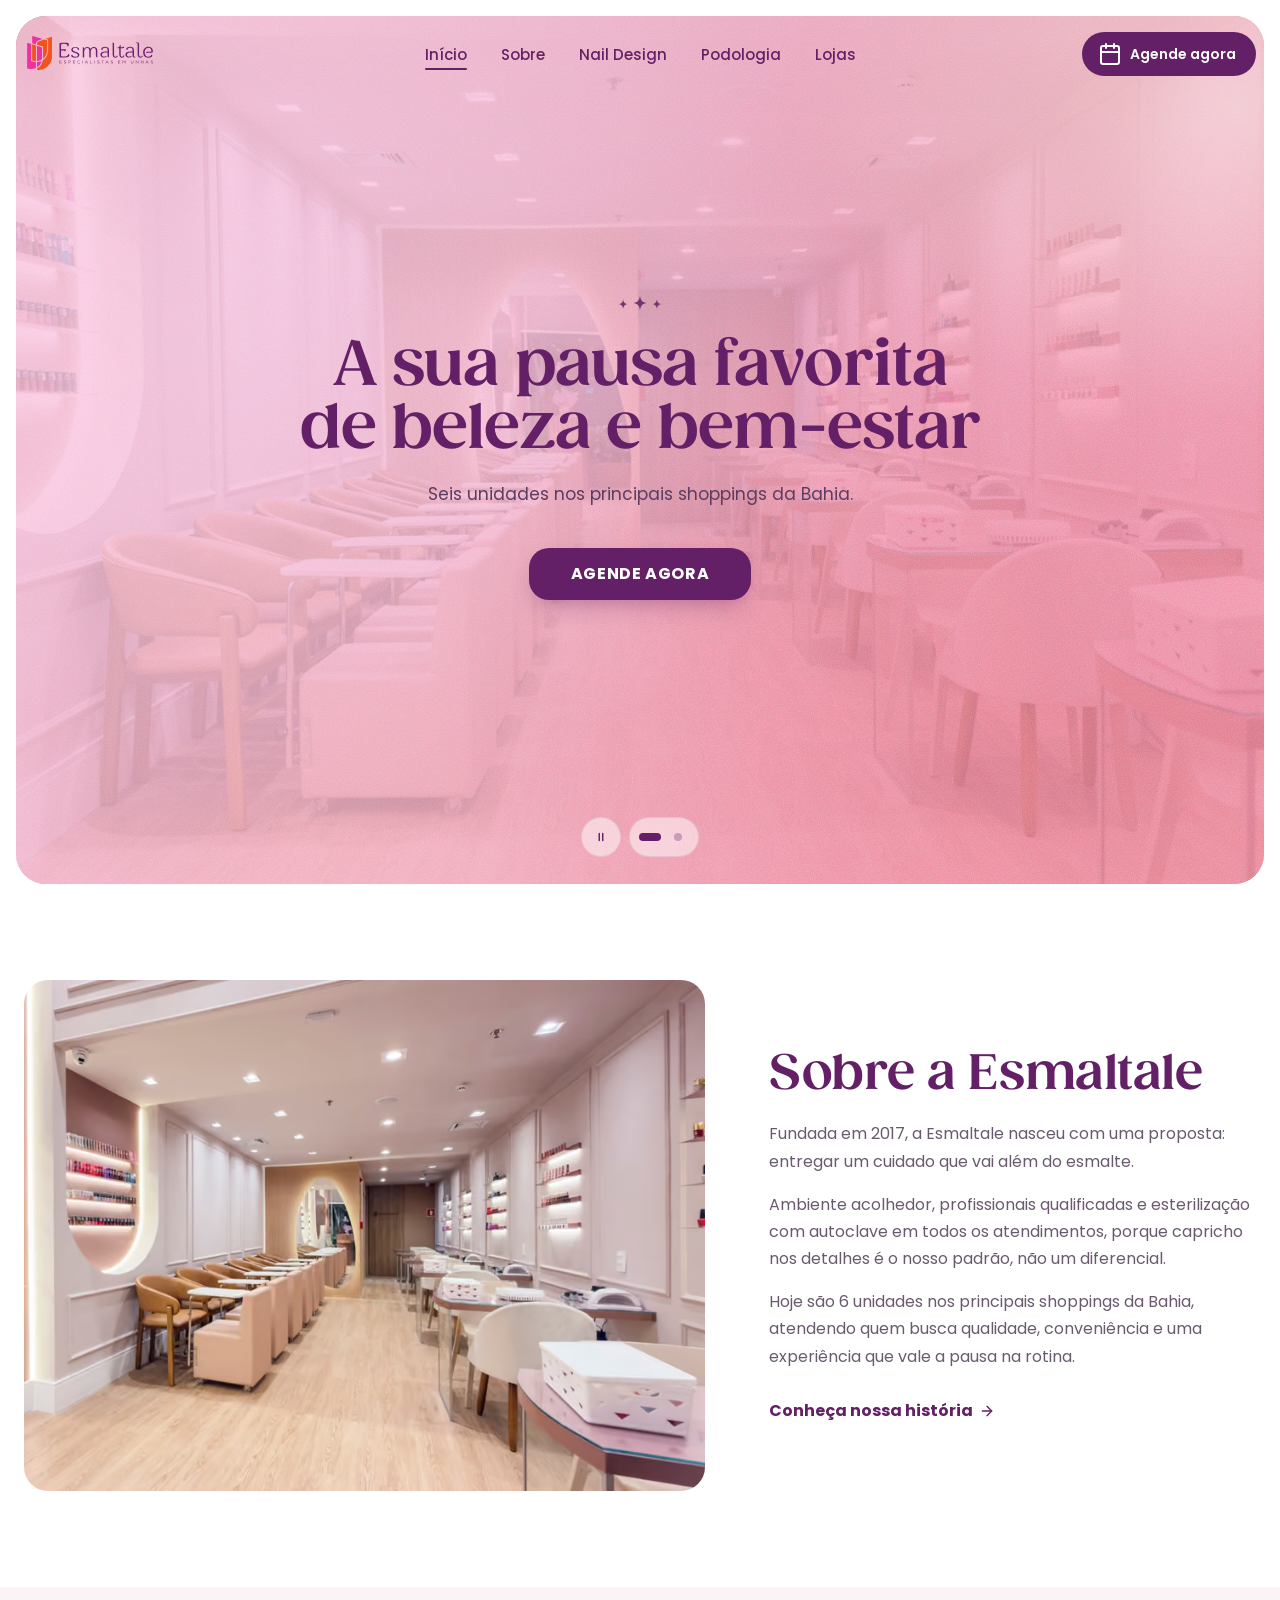
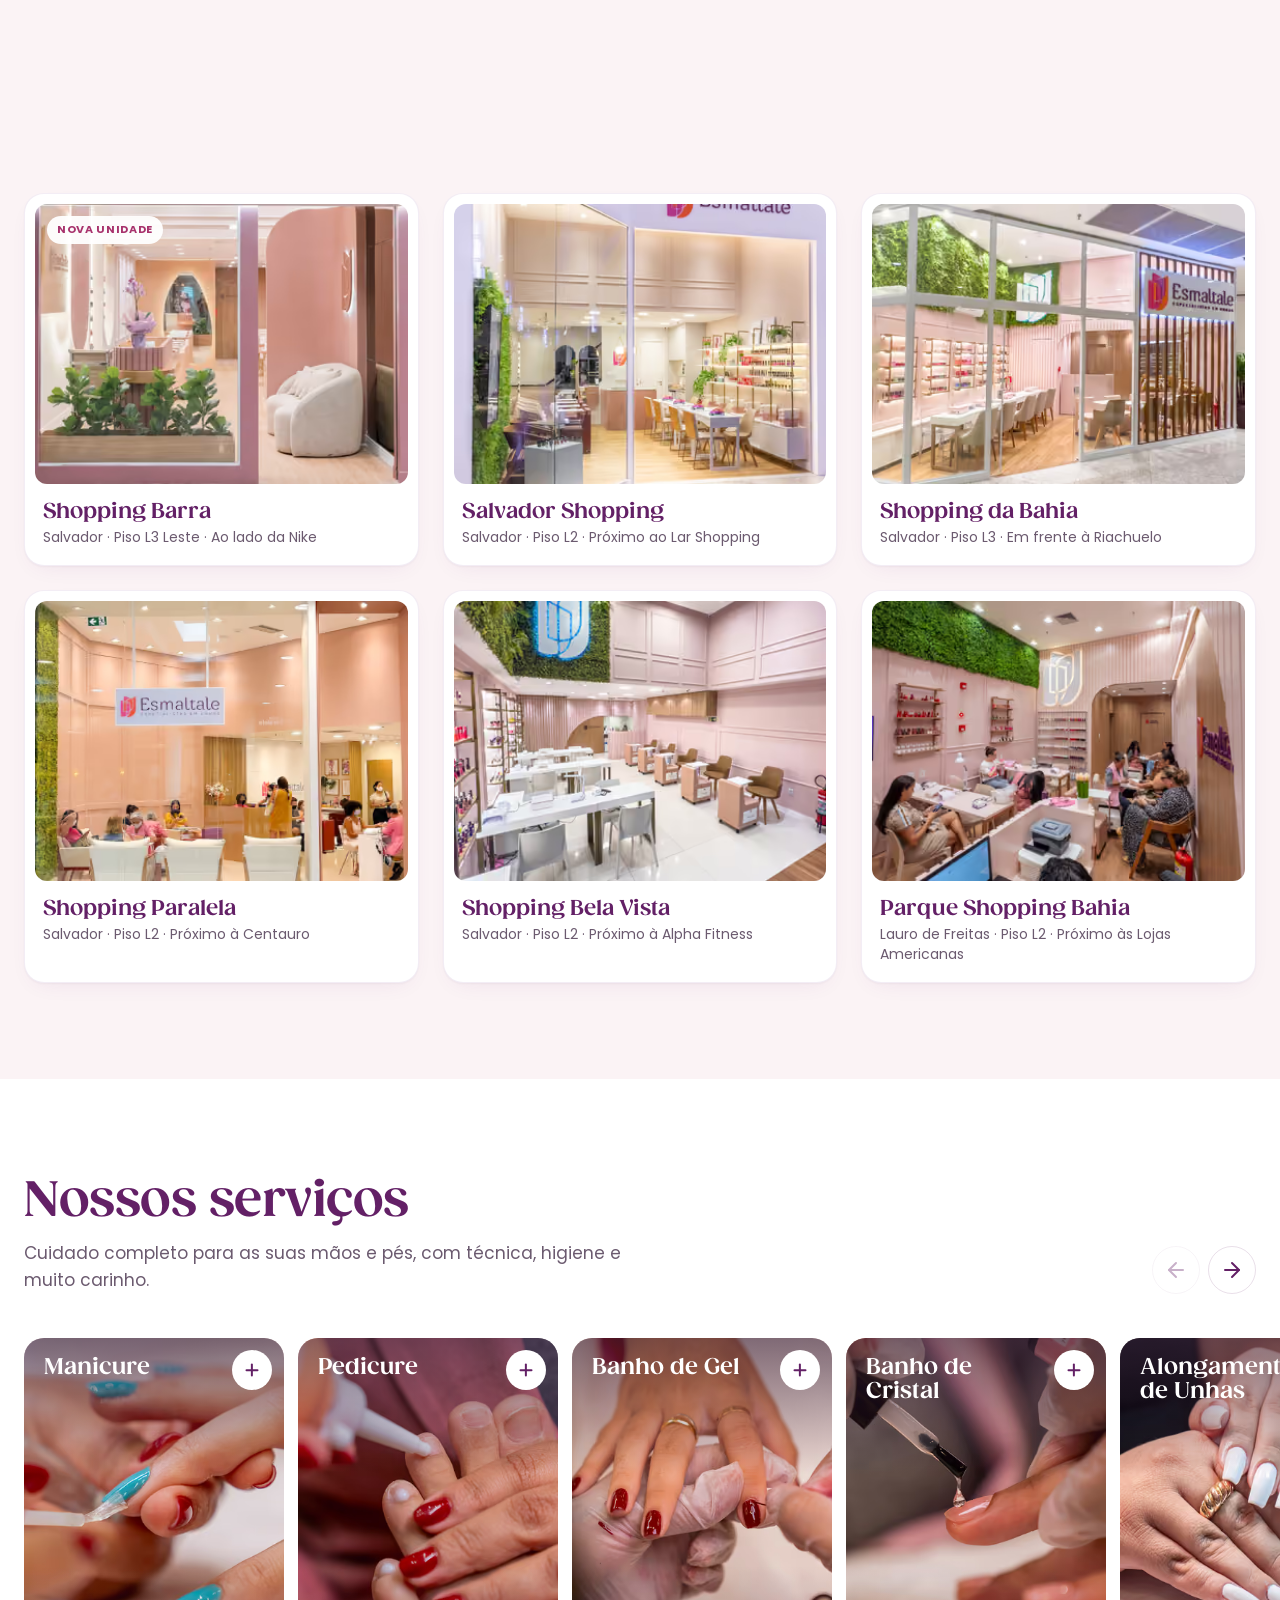
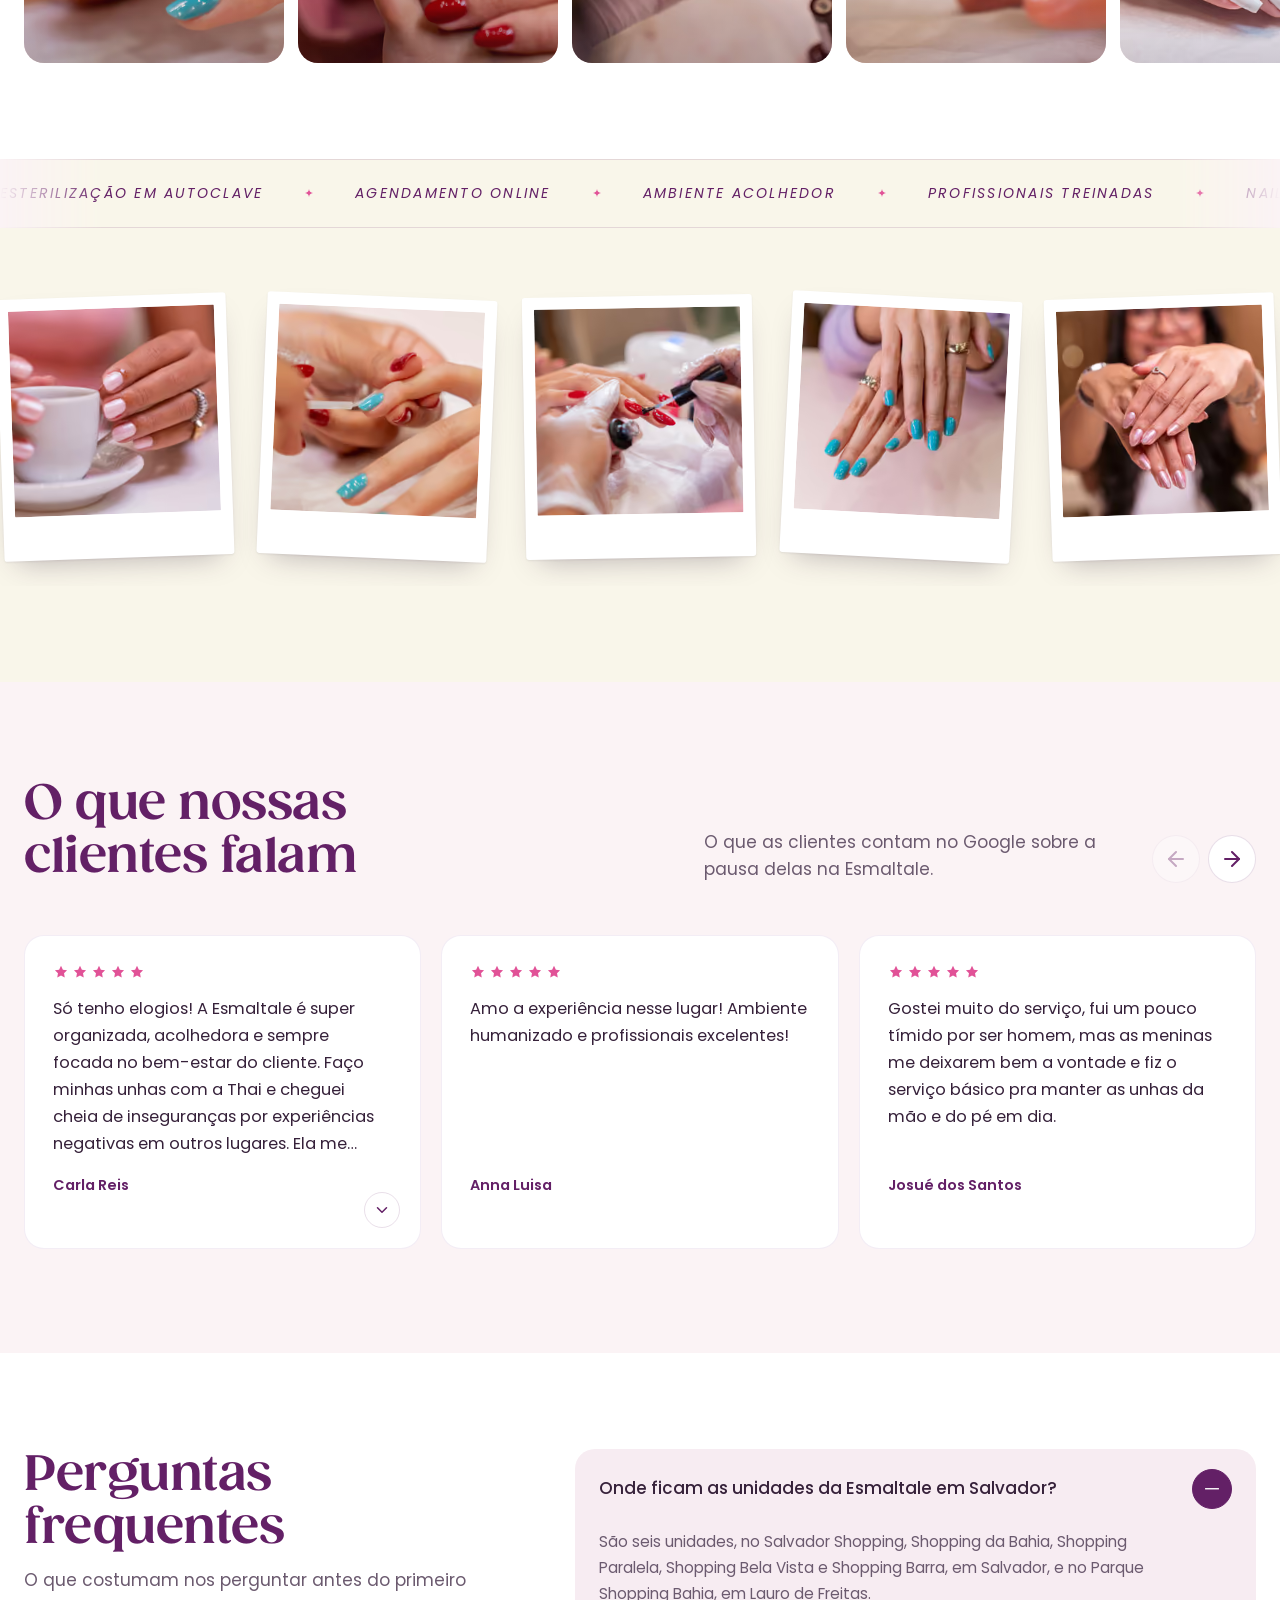
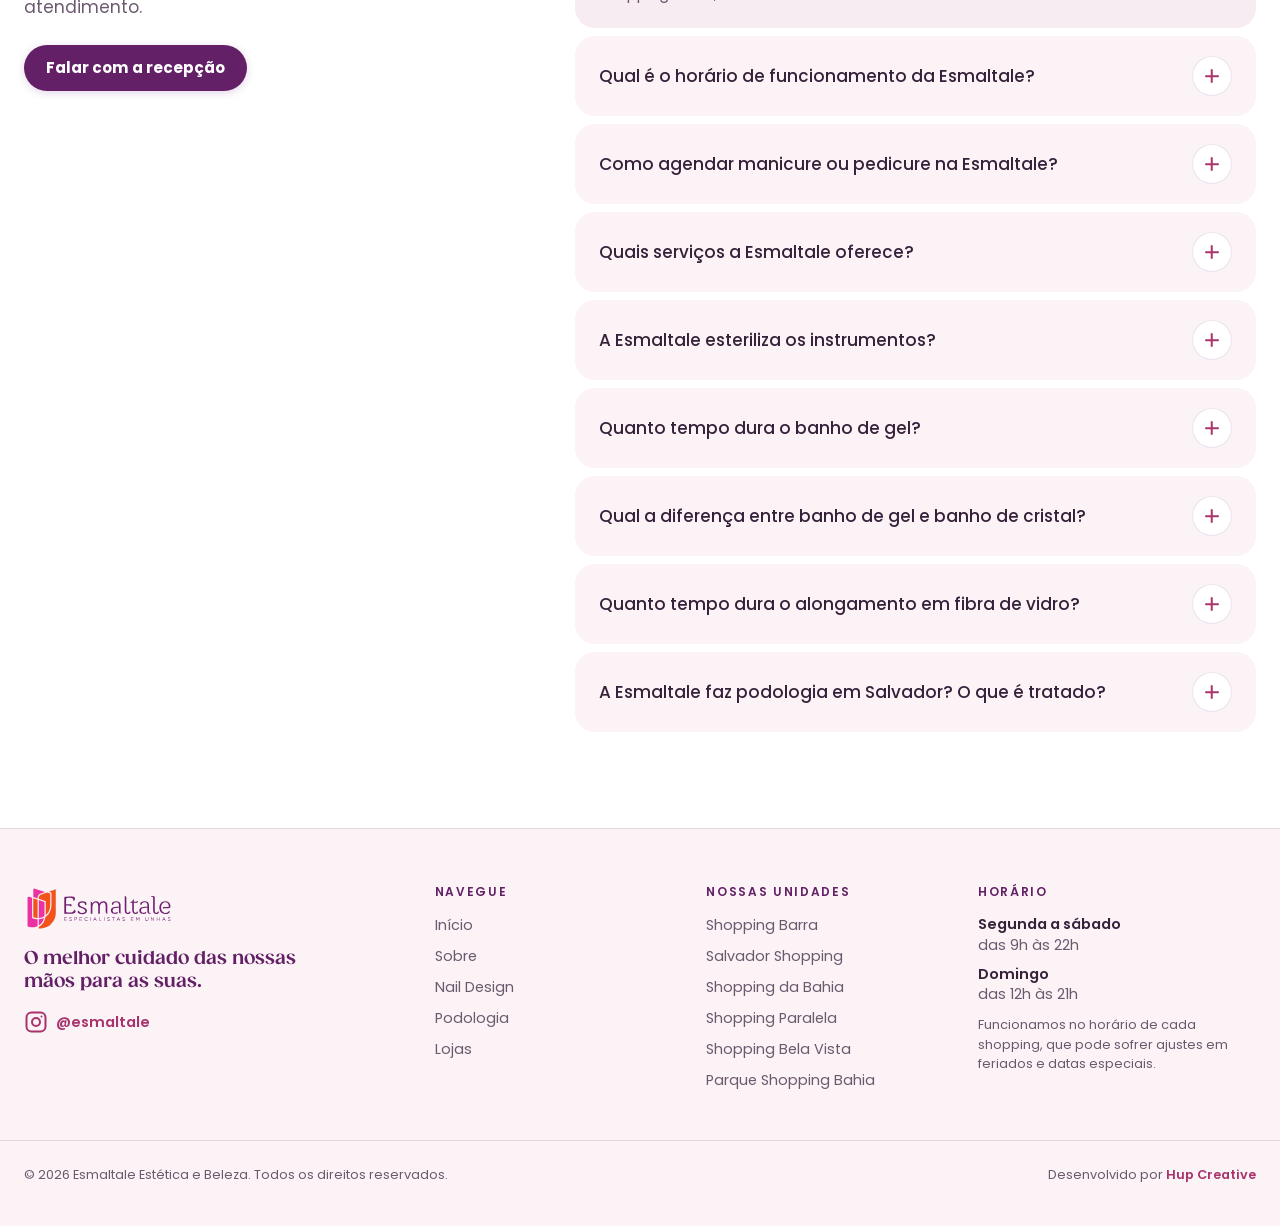
<file: index.html>
<!DOCTYPE html><html lang="pt-BR"><head><meta charset="utf-8"><meta name="viewport" content="width=device-width, initial-scale=1"><title>Esmaltale | Esmalteria em Salvador e Lauro de Freitas</title><meta name="description" content="Manicure, pedicure, nail design e podologia em seis unidades nos principais shoppings de Salvador e Lauro de Freitas. Agende online."><link rel="canonical" href="https://esmaltale.com.br/"><meta name="robots" content="index, follow, max-image-preview:large, max-snippet:-1, max-video-preview:-1"><script>document.documentElement.classList.add('js');</script><script>
      addEventListener('pagereveal', function (e) {
        if (!e.viewTransition) return;
        var html = document.documentElement;
        html.classList.add('vt-entrada', 'vt-ativa');
        var fim = function () {
          html.classList.remove('vt-ativa');
        };
        var vt = e.viewTransition;
        vt.ready.catch(fim);
        vt.updateCallbackDone && vt.updateCallbackDone.catch(function () {});
        vt.finished.then(fim, fim);
      });
      addEventListener('pageswap', function (e) {
        var vt = e.viewTransition;
        if (!vt) return;
        var nada = function () {};
        vt.ready.catch(nada);
        vt.updateCallbackDone && vt.updateCallbackDone.catch(nada);
        vt.finished.catch(nada);
      });
    </script><script>(function(){const ga4 = "G-G651HHSCPV";

        window.dataLayer = window.dataLayer || [];
        function gtag() {
          dataLayer.push(arguments);
        }
        window.gtag = gtag;
        gtag('js', new Date());
        gtag('config', ga4);

        (function (src) {
          function carregar() {
            var s = document.createElement('script');
            s.async = true;
            s.src = src;
            document.head.appendChild(s);
          }
          function quandoOcioso() {
            'requestIdleCallback' in window ? requestIdleCallback(carregar, { timeout: 2500 }) : setTimeout(carregar, 1200);
          }
          document.readyState === 'complete' ? quandoOcioso() : addEventListener('load', quandoOcioso, { once: true });
        })('https://www.googletagmanager.com/gtag/js?id=' + ga4);
      })();</script><script>(function(){const metaPixel = "798964139939818";

        !(function (f, b, e, v, n) {
          if (f.fbq) return;
          n = f.fbq = function () {
            n.callMethod ? n.callMethod.apply(n, arguments) : n.queue.push(arguments);
          };
          if (!f._fbq) f._fbq = n;
          n.push = n;
          n.loaded = !0;
          n.version = '2.0';
          n.queue = [];

          function carregar() {
            var t = b.createElement(e);
            t.async = !0;
            t.src = v;
            b.head.appendChild(t);
          }
          function quandoOcioso() {
            'requestIdleCallback' in f ? f.requestIdleCallback(carregar, { timeout: 2500 }) : setTimeout(carregar, 1200);
          }
          b.readyState === 'complete' ? quandoOcioso() : f.addEventListener('load', quandoOcioso, { once: true });
        })(window, document, 'script', 'https://connect.facebook.net/en_US/fbevents.js');
        fbq('init', metaPixel);
        fbq('track', 'PageView');
      })();</script><meta name="theme-color" content="#6B1F7C"><meta name="author" content="Esmaltale"><meta name="format-detection" content="telephone=no"><!-- O Google usa ícones em múltiplos de 48px (48, 96, 192); o .ico cobre navegadores antigos. --><link rel="icon" href="/favicon.ico" sizes="48x48"><link rel="icon" type="image/png" sizes="192x192" href="/favicon-192.png"><link rel="icon" type="image/png" sizes="96x96" href="/favicon-96.png"><link rel="icon" type="image/png" sizes="48x48" href="/favicon-48.png"><link rel="icon" type="image/png" sizes="32x32" href="/favicon-32.png"><link rel="apple-touch-icon" href="/apple-touch-icon.png"><link rel="preload" href="/_astro/gazpacho-bold.3yVyS3ha.woff2" as="font" type="font/woff2" crossorigin><link rel="alternate" type="text/plain" href="/llms.txt" title="Resumo do site para IAs (llms.txt)"><meta property="og:type" content="website"><meta property="og:locale" content="pt_BR"><meta property="og:site_name" content="Esmaltale"><meta property="og:title" content="Esmaltale | Esmalteria em Salvador e Lauro de Freitas"><meta property="og:description" content="Manicure, pedicure, nail design e podologia em seis unidades nos principais shoppings de Salvador e Lauro de Freitas. Agende online."><meta property="og:url" content="https://esmaltale.com.br/"><meta property="og:image" content="https://esmaltale.com.br/og-image.jpg"><meta property="og:image:secure_url" content="https://esmaltale.com.br/og-image.jpg"><meta property="og:image:type" content="image/jpeg"><meta property="og:image:width" content="1200"><meta property="og:image:height" content="630"><meta property="og:image:alt" content="Esmaltale: O melhor cuidado das nossas mãos para as suas."><meta name="twitter:card" content="summary_large_image"><meta name="twitter:title" content="Esmaltale | Esmalteria em Salvador e Lauro de Freitas"><meta name="twitter:description" content="Manicure, pedicure, nail design e podologia em seis unidades nos principais shoppings de Salvador e Lauro de Freitas. Agende online."><meta name="twitter:image" content="https://esmaltale.com.br/og-image.jpg"><meta name="twitter:image:alt" content="Esmaltale: O melhor cuidado das nossas mãos para as suas."><meta name="geo.region" content="BR-BA"><meta name="geo.placename" content="Salvador"><script type="application/ld+json">{"@context":"https://schema.org","@graph":[{"@type":"Organization","@id":"https://esmaltale.com.br/#organizacao","name":"Esmaltale","legalName":"Esmaltale Estética e Beleza","url":"https://esmaltale.com.br/","description":"Rede de esmalterias fundada em 2017 em Salvador, com seis unidades em shoppings de Salvador e Lauro de Freitas. Manicure, pedicure, alongamento de unhas, nail design, SPA dos pés e podologia, com instrumentos esterilizados em autoclave e agendamento online.","logo":{"@type":"ImageObject","@id":"https://esmaltale.com.br/#logo","url":"https://esmaltale.com.br/logo-esmaltale.png","width":1012,"height":278,"caption":"Esmaltale"},"image":{"@id":"https://esmaltale.com.br/#logo"},"slogan":"O melhor cuidado das nossas mãos para as suas.","foundingDate":"2017","foundingLocation":{"@type":"Place","name":"Salvador, Bahia, Brasil"},"areaServed":[{"@type":"City","name":"Salvador","containedInPlace":{"@type":"State","name":"Bahia"}},{"@type":"City","name":"Lauro de Freitas","containedInPlace":{"@type":"State","name":"Bahia"}}],"knowsAbout":["Manicure","Pedicure","Banho de Gel","Banho de Cristal","Alongamento de Unhas","Aplicação de Unhas Postiças","Nail Design","SPA dos Pés","Plástica dos Pés","Podologia","Esmalteria","Cuidado com as unhas","Esterilização em autoclave"],"knowsLanguage":"pt-BR","sameAs":["https://www.instagram.com/esmaltale"],"subOrganization":[{"@id":"https://esmaltale.com.br/lojas/#shopping-barra"},{"@id":"https://esmaltale.com.br/lojas/#salvador-shopping"},{"@id":"https://esmaltale.com.br/lojas/#shopping-da-bahia"},{"@id":"https://esmaltale.com.br/lojas/#shopping-paralela"},{"@id":"https://esmaltale.com.br/lojas/#shopping-bela-vista"},{"@id":"https://esmaltale.com.br/lojas/#parque-shopping-bahia"}],"hasOfferCatalog":{"@type":"OfferCatalog","@id":"https://esmaltale.com.br/#servicos","name":"Serviços Esmaltale","itemListElement":[{"@type":"Offer","position":1,"itemOffered":{"@type":"Service","name":"Manicure","description":"Cuidado completo com as unhas das mãos: limpeza, cutícula, lixamento e esmaltação com acabamento impecável.","provider":{"@id":"https://esmaltale.com.br/#organizacao"},"areaServed":[{"@type":"City","name":"Salvador","containedInPlace":{"@type":"State","name":"Bahia"}},{"@type":"City","name":"Lauro de Freitas","containedInPlace":{"@type":"State","name":"Bahia"}}]}},{"@type":"Offer","position":2,"itemOffered":{"@type":"Service","name":"Pedicure","description":"O mesmo rigor da manicure para os pés. Limpeza, cutícula, lixamento e esmaltação com atenção a cada detalhe.","provider":{"@id":"https://esmaltale.com.br/#organizacao"},"areaServed":[{"@type":"City","name":"Salvador","containedInPlace":{"@type":"State","name":"Bahia"}},{"@type":"City","name":"Lauro de Freitas","containedInPlace":{"@type":"State","name":"Bahia"}}]}},{"@type":"Offer","position":3,"itemOffered":{"@type":"Service","name":"Banho de Gel","description":"Esmaltação de longa duração com gel de alta qualidade. Brilho intenso e resistência para o dia a dia.","provider":{"@id":"https://esmaltale.com.br/#organizacao"},"areaServed":[{"@type":"City","name":"Salvador","containedInPlace":{"@type":"State","name":"Bahia"}},{"@type":"City","name":"Lauro de Freitas","containedInPlace":{"@type":"State","name":"Bahia"}}],"url":"https://esmaltale.com.br/nail-design/#banho-de-gel"}},{"@type":"Offer","position":4,"itemOffered":{"@type":"Service","name":"Banho de Cristal","description":"Esmaltação em gel que reforça a estrutura da unha natural, sem extensão. Resultado natural e duradouro.","provider":{"@id":"https://esmaltale.com.br/#organizacao"},"areaServed":[{"@type":"City","name":"Salvador","containedInPlace":{"@type":"State","name":"Bahia"}},{"@type":"City","name":"Lauro de Freitas","containedInPlace":{"@type":"State","name":"Bahia"}}],"url":"https://esmaltale.com.br/nail-design/#banho-de-cristal"}},{"@type":"Offer","position":5,"itemOffered":{"@type":"Service","name":"Alongamento de Unhas","description":"Extensão profissional com modelagem personalizada no formato que mais combina com você, sempre com refinamento e acabamento.","provider":{"@id":"https://esmaltale.com.br/#organizacao"},"areaServed":[{"@type":"City","name":"Salvador","containedInPlace":{"@type":"State","name":"Bahia"}},{"@type":"City","name":"Lauro de Freitas","containedInPlace":{"@type":"State","name":"Bahia"}}],"url":"https://esmaltale.com.br/nail-design/#fibra-de-vidro"}},{"@type":"Offer","position":6,"itemOffered":{"@type":"Service","name":"Aplicação de Unhas Postiças","description":"Solução rápida e elegante para quem quer unhas mais longas e perfeitas em qualquer ocasião.","provider":{"@id":"https://esmaltale.com.br/#organizacao"},"areaServed":[{"@type":"City","name":"Salvador","containedInPlace":{"@type":"State","name":"Bahia"}},{"@type":"City","name":"Lauro de Freitas","containedInPlace":{"@type":"State","name":"Bahia"}}]}},{"@type":"Offer","position":7,"itemOffered":{"@type":"Service","name":"Nail Design","description":"Designs exclusivos e personalizados. Do minimalismo às tendências mais ousadas para realçar o seu estilo.","provider":{"@id":"https://esmaltale.com.br/#organizacao"},"areaServed":[{"@type":"City","name":"Salvador","containedInPlace":{"@type":"State","name":"Bahia"}},{"@type":"City","name":"Lauro de Freitas","containedInPlace":{"@type":"State","name":"Bahia"}}],"url":"https://esmaltale.com.br/nail-design/"}},{"@type":"Offer","position":8,"itemOffered":{"@type":"Service","name":"SPA dos Pés","description":"Imersão relaxante com esfoliação, hidratação e massagem. Um momento só seu, do início ao fim.","provider":{"@id":"https://esmaltale.com.br/#organizacao"},"areaServed":[{"@type":"City","name":"Salvador","containedInPlace":{"@type":"State","name":"Bahia"}},{"@type":"City","name":"Lauro de Freitas","containedInPlace":{"@type":"State","name":"Bahia"}}]}},{"@type":"Offer","position":9,"itemOffered":{"@type":"Service","name":"Plástica dos Pés","description":"Tratamento intensivo para calcanhar e pele dos pés com resultados visíveis desde a primeira sessão.","provider":{"@id":"https://esmaltale.com.br/#organizacao"},"areaServed":[{"@type":"City","name":"Salvador","containedInPlace":{"@type":"State","name":"Bahia"}},{"@type":"City","name":"Lauro de Freitas","containedInPlace":{"@type":"State","name":"Bahia"}}]}},{"@type":"Offer","position":10,"itemOffered":{"@type":"Service","name":"Podologia","description":"Cuidado clínico com as unhas e a pele dos pés. Trata encravamentos, calos, fissuras e infecções com segurança e precisão.","provider":{"@id":"https://esmaltale.com.br/#organizacao"},"areaServed":[{"@type":"City","name":"Salvador","containedInPlace":{"@type":"State","name":"Bahia"}},{"@type":"City","name":"Lauro de Freitas","containedInPlace":{"@type":"State","name":"Bahia"}}],"url":"https://esmaltale.com.br/podologia/"}}]}},{"@type":"WebSite","@id":"https://esmaltale.com.br/#site","name":"Esmaltale","url":"https://esmaltale.com.br/","description":"Rede de esmalterias fundada em 2017 em Salvador, com seis unidades em shoppings de Salvador e Lauro de Freitas. Manicure, pedicure, alongamento de unhas, nail design, SPA dos pés e podologia, com instrumentos esterilizados em autoclave e agendamento online.","inLanguage":"pt-BR","publisher":{"@id":"https://esmaltale.com.br/#organizacao"},"about":{"@id":"https://esmaltale.com.br/#organizacao"}},{"@type":"WebPage","@id":"https://esmaltale.com.br/#pagina","url":"https://esmaltale.com.br/","name":"Esmaltale | Esmalteria em Salvador e Lauro de Freitas","description":"Manicure, pedicure, nail design e podologia em seis unidades nos principais shoppings de Salvador e Lauro de Freitas. Agende online.","inLanguage":"pt-BR","isPartOf":{"@id":"https://esmaltale.com.br/#site"},"about":{"@id":"https://esmaltale.com.br/#organizacao"},"publisher":{"@id":"https://esmaltale.com.br/#organizacao"},"dateModified":"2026-11-13","primaryImageOfPage":{"@type":"ImageObject","url":"https://esmaltale.com.br/og-image.jpg"},"image":"https://esmaltale.com.br/og-image.jpg","mainEntity":[{"@id":"https://esmaltale.com.br/#organizacao"},{"@id":"https://esmaltale.com.br/lojas/#shopping-barra"},{"@id":"https://esmaltale.com.br/lojas/#salvador-shopping"},{"@id":"https://esmaltale.com.br/lojas/#shopping-da-bahia"},{"@id":"https://esmaltale.com.br/lojas/#shopping-paralela"},{"@id":"https://esmaltale.com.br/lojas/#shopping-bela-vista"},{"@id":"https://esmaltale.com.br/lojas/#parque-shopping-bahia"}]},{"@type":"FAQPage","@id":"https://esmaltale.com.br/#perguntas","inLanguage":"pt-BR","mainEntity":[{"@type":"Question","name":"Onde ficam as unidades da Esmaltale em Salvador?","acceptedAnswer":{"@type":"Answer","text":"São seis unidades, no Salvador Shopping, Shopping da Bahia, Shopping Paralela, Shopping Bela Vista e Shopping Barra, em Salvador, e no Parque Shopping Bahia, em Lauro de Freitas."}},{"@type":"Question","name":"Qual é o horário de funcionamento da Esmaltale?","acceptedAnswer":{"@type":"Answer","text":"Segunda a sábado, das 9h às 22h. Domingo, das 12h às 21h. Funcionamos no horário de cada shopping, que pode sofrer ajustes em feriados e datas especiais."}},{"@type":"Question","name":"Como agendar manicure ou pedicure na Esmaltale?","acceptedAnswer":{"@type":"Answer","text":"O agendamento é online, pelo Trinks, ou pelo WhatsApp da recepção de cada unidade. Escolha a unidade mais perto de você e o horário que encaixa no seu dia."}},{"@type":"Question","name":"Quais serviços a Esmaltale oferece?","acceptedAnswer":{"@type":"Answer","text":"Manicure, pedicure, banho de gel, banho de cristal, alongamento de unhas, aplicação de unhas postiças, nail design, SPA dos pés, plástica dos pés e podologia."}},{"@type":"Question","name":"A Esmaltale esteriliza os instrumentos?","acceptedAnswer":{"@type":"Answer","text":"Sim. Em todas as unidades, os instrumentos passam pela autoclave antes de qualquer atendimento."}},{"@type":"Question","name":"Quanto tempo dura o banho de gel?","acceptedAnswer":{"@type":"Answer","text":"Com os cuidados adequados, o banho de gel dura em média duas a três semanas sem lascar. Por ser curado sob luz LED, o gel adere melhor à superfície da unha e resiste mais ao contato com água e ao uso cotidiano do que o esmalte tradicional."}},{"@type":"Question","name":"Qual a diferença entre banho de gel e banho de cristal?","acceptedAnswer":{"@type":"Answer","text":"As duas técnicas utilizam gel e oferecem durabilidade superior ao esmalte convencional. A diferença está no propósito: o banho de gel foca na cor e no brilho, com uma variedade ampla de tons disponíveis. O banho de cristal foca no reforço da estrutura da unha natural. Para quem quer cor duradoura, o banho de gel é a escolha certa."}},{"@type":"Question","name":"Quanto tempo dura o alongamento em fibra de vidro?","acceptedAnswer":{"@type":"Answer","text":"Com os cuidados adequados, o alongamento em fibra de vidro dura em média três a quatro semanas antes de precisar de manutenção. A extensão não lasca com facilidade e mantém o acabamento por mais tempo do que outros serviços similares."}},{"@type":"Question","name":"A Esmaltale faz podologia em Salvador? O que é tratado?","acceptedAnswer":{"@type":"Answer","text":"Sim. A podologia trata unhas encravadas, calos e hiperqueratose, fissuras e rachaduras, infecções e micoses, e bolhas e úlceras. O serviço é realizado por profissionais treinadas, com instrumentos esterilizados em autoclave antes de cada atendimento, nas unidades de Salvador e Lauro de Freitas."}}]},{"@type":["BeautySalon","NailSalon"],"@id":"https://esmaltale.com.br/lojas/#shopping-barra","name":"Esmaltale Shopping Barra","description":"Esmalteria Esmaltale no Shopping Barra, em Salvador (Piso L3 Leste · Ao lado da Nike): manicure, pedicure, alongamento, nail design, SPA dos pés e podologia.","parentOrganization":{"@id":"https://esmaltale.com.br/#organizacao"},"brand":{"@id":"https://esmaltale.com.br/#organizacao"},"url":"https://esmaltale.com.br/lojas/#shopping-barra","logo":{"@id":"https://esmaltale.com.br/#logo"},"image":"https://esmaltale.com.br/_astro/shopping-barra.DRvl4hel_Z1ttJGO.jpg","telephone":"+5571999494089","address":{"@type":"PostalAddress","streetAddress":"Av. Centenário, 2992, Piso L3 Leste","addressNeighborhood":"Chame-Chame","addressLocality":"Salvador","addressRegion":"BA","postalCode":"40155-151","addressCountry":"BR"},"containedInPlace":{"@type":"ShoppingCenter","name":"Shopping Barra","address":{"@type":"PostalAddress","streetAddress":"Av. Centenário, 2992","addressLocality":"Salvador","addressRegion":"BA","postalCode":"40155-151","addressCountry":"BR"}},"geo":{"@type":"GeoCoordinates","latitude":-13.0071675,"longitude":-38.5247271},"hasMap":"https://www.google.com/maps?cid=7693819465966985537","areaServed":{"@type":"City","name":"Salvador"},"openingHoursSpecification":[{"@type":"OpeningHoursSpecification","dayOfWeek":["Monday","Tuesday","Wednesday","Thursday","Friday","Saturday"],"opens":"09:00","closes":"22:00"},{"@type":"OpeningHoursSpecification","dayOfWeek":["Sunday"],"opens":"12:00","closes":"21:00"}],"currenciesAccepted":"BRL","knowsLanguage":"pt-BR","hasOfferCatalog":{"@id":"https://esmaltale.com.br/#servicos"},"contactPoint":{"@type":"ContactPoint","contactType":"agendamento","telephone":"+5571999494089","url":"https://wa.me/5571999494089","availableLanguage":"pt-BR"},"sameAs":["https://www.google.com/maps?cid=7693819465966985537","https://www.trinks.com/esmaltale-shopping-barra"],"potentialAction":{"@type":"ReserveAction","name":"Agendar pelo Trinks","target":{"@type":"EntryPoint","urlTemplate":"https://www.trinks.com/esmaltale-shopping-barra","inLanguage":"pt-BR"}}},{"@type":["BeautySalon","NailSalon"],"@id":"https://esmaltale.com.br/lojas/#salvador-shopping","name":"Esmaltale Salvador Shopping","description":"Esmalteria Esmaltale no Salvador Shopping, em Salvador (Piso L2 · Próximo ao Lar Shopping): manicure, pedicure, alongamento, nail design, SPA dos pés e podologia.","parentOrganization":{"@id":"https://esmaltale.com.br/#organizacao"},"brand":{"@id":"https://esmaltale.com.br/#organizacao"},"url":"https://esmaltale.com.br/lojas/#salvador-shopping","logo":{"@id":"https://esmaltale.com.br/#logo"},"image":"https://esmaltale.com.br/_astro/salvador-shopping.BZX32VnW_Z239For.jpg","telephone":"+557132725842","address":{"@type":"PostalAddress","streetAddress":"Av. Tancredo Neves, 3133, Piso L2","addressNeighborhood":"Caminho das Árvores","addressLocality":"Salvador","addressRegion":"BA","postalCode":"41820-020","addressCountry":"BR"},"containedInPlace":{"@type":"ShoppingCenter","name":"Salvador Shopping","address":{"@type":"PostalAddress","streetAddress":"Av. Tancredo Neves, 3133","addressLocality":"Salvador","addressRegion":"BA","postalCode":"41820-020","addressCountry":"BR"}},"geo":{"@type":"GeoCoordinates","latitude":-12.9785509,"longitude":-38.4541098},"hasMap":"https://www.google.com/maps?cid=7686953596061038359","areaServed":{"@type":"City","name":"Salvador"},"openingHoursSpecification":[{"@type":"OpeningHoursSpecification","dayOfWeek":["Monday","Tuesday","Wednesday","Thursday","Friday","Saturday"],"opens":"09:00","closes":"22:00"},{"@type":"OpeningHoursSpecification","dayOfWeek":["Sunday"],"opens":"12:00","closes":"21:00"}],"currenciesAccepted":"BRL","knowsLanguage":"pt-BR","hasOfferCatalog":{"@id":"https://esmaltale.com.br/#servicos"},"contactPoint":{"@type":"ContactPoint","contactType":"agendamento","telephone":"+5571993016341","url":"https://wa.me/5571993016341","availableLanguage":"pt-BR"},"sameAs":["https://www.google.com/maps?cid=7686953596061038359","https://www.trinks.com/esmaltalesalvadorshopping","https://loja.esmaltale.com.br/conheca/salvadorshopping"],"potentialAction":{"@type":"ReserveAction","name":"Agendar pelo Trinks","target":{"@type":"EntryPoint","urlTemplate":"https://www.trinks.com/esmaltalesalvadorshopping","inLanguage":"pt-BR"}}},{"@type":["BeautySalon","NailSalon"],"@id":"https://esmaltale.com.br/lojas/#shopping-da-bahia","name":"Esmaltale Shopping da Bahia","description":"Esmalteria Esmaltale no Shopping da Bahia, em Salvador (Piso L3 · Em frente à Riachuelo): manicure, pedicure, alongamento, nail design, SPA dos pés e podologia.","parentOrganization":{"@id":"https://esmaltale.com.br/#organizacao"},"brand":{"@id":"https://esmaltale.com.br/#organizacao"},"url":"https://esmaltale.com.br/lojas/#shopping-da-bahia","logo":{"@id":"https://esmaltale.com.br/#logo"},"image":"https://esmaltale.com.br/_astro/shopping-da-bahia.BCdLF40N_Z1iis1s.jpg","telephone":"+5571999231497","address":{"@type":"PostalAddress","streetAddress":"Av. Tancredo Neves, 148, Piso L3","addressNeighborhood":"Caminho das Árvores","addressLocality":"Salvador","addressRegion":"BA","postalCode":"41820-020","addressCountry":"BR"},"containedInPlace":{"@type":"ShoppingCenter","name":"Shopping da Bahia","address":{"@type":"PostalAddress","streetAddress":"Av. Tancredo Neves, 148","addressLocality":"Salvador","addressRegion":"BA","postalCode":"41820-020","addressCountry":"BR"}},"geo":{"@type":"GeoCoordinates","latitude":-12.9817061,"longitude":-38.4646255},"hasMap":"https://www.google.com/maps?cid=3673152592179540768","areaServed":{"@type":"City","name":"Salvador"},"openingHoursSpecification":[{"@type":"OpeningHoursSpecification","dayOfWeek":["Monday","Tuesday","Wednesday","Thursday","Friday","Saturday"],"opens":"09:00","closes":"22:00"},{"@type":"OpeningHoursSpecification","dayOfWeek":["Sunday"],"opens":"12:00","closes":"21:00"}],"currenciesAccepted":"BRL","knowsLanguage":"pt-BR","hasOfferCatalog":{"@id":"https://esmaltale.com.br/#servicos"},"contactPoint":{"@type":"ContactPoint","contactType":"agendamento","telephone":"+5571999231497","url":"https://wa.me/5571999231497","availableLanguage":"pt-BR"},"sameAs":["https://www.google.com/maps?cid=3673152592179540768","https://www.trinks.com/esmaltale-shopping-da-bahia-","https://loja.esmaltale.com.br/conheca/shoppingdabahia"],"potentialAction":{"@type":"ReserveAction","name":"Agendar pelo Trinks","target":{"@type":"EntryPoint","urlTemplate":"https://www.trinks.com/esmaltale-shopping-da-bahia-","inLanguage":"pt-BR"}}},{"@type":["BeautySalon","NailSalon"],"@id":"https://esmaltale.com.br/lojas/#shopping-paralela","name":"Esmaltale Shopping Paralela","description":"Esmalteria Esmaltale no Shopping Paralela, em Salvador (Piso L2 · Loja C213 · Próximo à Centauro): manicure, pedicure, alongamento, nail design, SPA dos pés e podologia.","parentOrganization":{"@id":"https://esmaltale.com.br/#organizacao"},"brand":{"@id":"https://esmaltale.com.br/#organizacao"},"url":"https://esmaltale.com.br/lojas/#shopping-paralela","logo":{"@id":"https://esmaltale.com.br/#logo"},"image":"https://esmaltale.com.br/_astro/shopping-paralela.I9VgSTXT_Z15roR4.jpg","telephone":"+557133661678","address":{"@type":"PostalAddress","streetAddress":"Av. Luís Viana, 8544, Piso L2, Loja C213","addressNeighborhood":"Paralela","addressLocality":"Salvador","addressRegion":"BA","postalCode":"41730-101","addressCountry":"BR"},"containedInPlace":{"@type":"ShoppingCenter","name":"Shopping Paralela","address":{"@type":"PostalAddress","streetAddress":"Av. Luís Viana, 8544","addressLocality":"Salvador","addressRegion":"BA","postalCode":"41730-101","addressCountry":"BR"}},"geo":{"@type":"GeoCoordinates","latitude":-12.9366876,"longitude":-38.3945855},"hasMap":"https://www.google.com/maps?cid=1865418680387577062","areaServed":{"@type":"City","name":"Salvador"},"openingHoursSpecification":[{"@type":"OpeningHoursSpecification","dayOfWeek":["Monday","Tuesday","Wednesday","Thursday","Friday","Saturday"],"opens":"09:00","closes":"22:00"},{"@type":"OpeningHoursSpecification","dayOfWeek":["Sunday"],"opens":"12:00","closes":"21:00"}],"currenciesAccepted":"BRL","knowsLanguage":"pt-BR","hasOfferCatalog":{"@id":"https://esmaltale.com.br/#servicos"},"contactPoint":{"@type":"ContactPoint","contactType":"agendamento","telephone":"+5571991152859","url":"https://wa.me/5571991152859","availableLanguage":"pt-BR"},"sameAs":["https://www.google.com/maps?cid=1865418680387577062","https://www.trinks.com/esmaltale-shop-paralela","https://loja.esmaltale.com.br/conheca/shoppingparalela"],"potentialAction":{"@type":"ReserveAction","name":"Agendar pelo Trinks","target":{"@type":"EntryPoint","urlTemplate":"https://www.trinks.com/esmaltale-shop-paralela","inLanguage":"pt-BR"}}},{"@type":["BeautySalon","NailSalon"],"@id":"https://esmaltale.com.br/lojas/#shopping-bela-vista","name":"Esmaltale Shopping Bela Vista","description":"Esmalteria Esmaltale no Shopping Bela Vista, em Salvador (Piso L2 · Próximo à Alpha Fitness): manicure, pedicure, alongamento, nail design, SPA dos pés e podologia.","parentOrganization":{"@id":"https://esmaltale.com.br/#organizacao"},"brand":{"@id":"https://esmaltale.com.br/#organizacao"},"url":"https://esmaltale.com.br/lojas/#shopping-bela-vista","logo":{"@id":"https://esmaltale.com.br/#logo"},"image":"https://esmaltale.com.br/_astro/shopping-bela-vista.RmHpDEH2_ZMXTFr.jpg","telephone":"+557134508098","address":{"@type":"PostalAddress","streetAddress":"Al. Euvaldo Luz, 92, Piso L2","addressNeighborhood":"Horto Bela Vista","addressLocality":"Salvador","addressRegion":"BA","postalCode":"41100-000","addressCountry":"BR"},"containedInPlace":{"@type":"ShoppingCenter","name":"Shopping Bela Vista","address":{"@type":"PostalAddress","streetAddress":"Al. Euvaldo Luz, 92","addressLocality":"Salvador","addressRegion":"BA","postalCode":"41100-000","addressCountry":"BR"}},"geo":{"@type":"GeoCoordinates","latitude":-12.9704379,"longitude":-38.4742036},"hasMap":"https://www.google.com/maps?cid=11797337463690376936","areaServed":{"@type":"City","name":"Salvador"},"openingHoursSpecification":[{"@type":"OpeningHoursSpecification","dayOfWeek":["Monday","Tuesday","Wednesday","Thursday","Friday","Saturday"],"opens":"09:00","closes":"22:00"},{"@type":"OpeningHoursSpecification","dayOfWeek":["Sunday"],"opens":"12:00","closes":"21:00"}],"currenciesAccepted":"BRL","knowsLanguage":"pt-BR","hasOfferCatalog":{"@id":"https://esmaltale.com.br/#servicos"},"contactPoint":{"@type":"ContactPoint","contactType":"agendamento","telephone":"+5571997002950","url":"https://wa.me/5571997002950","availableLanguage":"pt-BR"},"sameAs":["https://www.google.com/maps?cid=11797337463690376936","https://www.trinks.com/esmaltale-shopping-bela-vista","https://loja.esmaltale.com.br/conheca/shoppingbelavista"],"potentialAction":{"@type":"ReserveAction","name":"Agendar pelo Trinks","target":{"@type":"EntryPoint","urlTemplate":"https://www.trinks.com/esmaltale-shopping-bela-vista","inLanguage":"pt-BR"}}},{"@type":["BeautySalon","NailSalon"],"@id":"https://esmaltale.com.br/lojas/#parque-shopping-bahia","name":"Esmaltale Parque Shopping Bahia","description":"Esmalteria Esmaltale no Parque Shopping Bahia, em Lauro de Freitas (Piso L2 · Próximo às Lojas Americanas): manicure, pedicure, alongamento, nail design, SPA dos pés e podologia.","parentOrganization":{"@id":"https://esmaltale.com.br/#organizacao"},"brand":{"@id":"https://esmaltale.com.br/#organizacao"},"url":"https://esmaltale.com.br/lojas/#parque-shopping-bahia","logo":{"@id":"https://esmaltale.com.br/#logo"},"image":"https://esmaltale.com.br/_astro/parque-shopping-bahia.ALylXDoR_1guLSz.jpg","telephone":"+5571983259511","address":{"@type":"PostalAddress","streetAddress":"Av. Santos Dumont, 4360, Piso L2","addressLocality":"Lauro de Freitas","addressRegion":"BA","postalCode":"42702-400","addressCountry":"BR"},"containedInPlace":{"@type":"ShoppingCenter","name":"Parque Shopping Bahia","address":{"@type":"PostalAddress","streetAddress":"Av. Santos Dumont, 4360","addressLocality":"Lauro de Freitas","addressRegion":"BA","postalCode":"42702-400","addressCountry":"BR"}},"geo":{"@type":"GeoCoordinates","latitude":-12.8884395,"longitude":-38.318028},"hasMap":"https://www.google.com/maps?cid=17028121796568796822","areaServed":{"@type":"City","name":"Lauro de Freitas"},"openingHoursSpecification":[{"@type":"OpeningHoursSpecification","dayOfWeek":["Monday","Tuesday","Wednesday","Thursday","Friday","Saturday"],"opens":"09:00","closes":"22:00"},{"@type":"OpeningHoursSpecification","dayOfWeek":["Sunday"],"opens":"12:00","closes":"21:00"}],"currenciesAccepted":"BRL","knowsLanguage":"pt-BR","hasOfferCatalog":{"@id":"https://esmaltale.com.br/#servicos"},"contactPoint":{"@type":"ContactPoint","contactType":"agendamento","telephone":"+5571983259511","url":"https://wa.me/5571983259511","availableLanguage":"pt-BR"},"sameAs":["https://www.google.com/maps?cid=17028121796568796822","https://www.trinks.com/esmaltale-salvador-norte-shopping","https://loja.esmaltale.com.br/conheca/parqueshoppingbahia"],"potentialAction":{"@type":"ReserveAction","name":"Agendar pelo Trinks","target":{"@type":"EntryPoint","urlTemplate":"https://www.trinks.com/esmaltale-salvador-norte-shopping","inLanguage":"pt-BR"}}}]}</script><link rel="stylesheet" href="/_astro/BaseLayout.DVXbwnxV.css"><link rel="stylesheet" href="/_astro/index.xwF2GRtd.css"><style>.brilhos[data-astro-cid-b4bn367k]{z-index:0;pointer-events:none;position:absolute;inset:0}.brilhos__item[data-astro-cid-b4bn367k]{opacity:0;animation:4.2s ease-in-out infinite brilhoPisca;position:absolute;transform:translate(-50%,-50%)scale(.4)}.brilhos--roxo[data-astro-cid-b4bn367k]{fill:var(--color-purple)}.brilhos--rosa[data-astro-cid-b4bn367k]{fill:var(--color-pink)}.brilhos--branco[data-astro-cid-b4bn367k]{fill:var(--color-white)}@keyframes brilhoPisca{0%,to{opacity:0;transform:translate(-50%,-50%)scale(.4)rotate(0)}45%,55%{opacity:.85;transform:translate(-50%,-50%)scale(1)rotate(20deg)}}@media (prefers-reduced-motion:reduce){.brilhos__item[data-astro-cid-b4bn367k]{opacity:.5;animation:none;transform:translate(-50%,-50%)}}
.galeria[data-astro-cid-py7gll3d]{background-color:var(--color-creme);padding-block:40px 72px;overflow:hidden}.galeria__faixa[data-astro-cid-py7gll3d]{overflow:hidden}.galeria__trilho[data-astro-cid-py7gll3d]{width:max-content;animation:60s linear infinite galeriaLoop;display:flex}.galeria__faixa[data-astro-cid-py7gll3d]:hover .galeria__trilho[data-astro-cid-py7gll3d],.galeria__faixa[data-astro-cid-py7gll3d]:focus-within .galeria__trilho[data-astro-cid-py7gll3d]{animation-play-state:paused}.galeria__grupo[data-astro-cid-py7gll3d]{gap:22px;padding:20px 22px 28px 0;list-style:none;display:flex}.galeria__foto[data-astro-cid-py7gll3d]{background-color:var(--color-white);cursor:zoom-in;width:200px;transform:rotate(var(--giro,-2deg));transition:transform .6s var(--ease-out-expo), box-shadow .6s var(--ease-out-expo);border-radius:3px;padding:10px 10px 38px;display:block;box-shadow:0 1px 2px #36213a14,0 14px 30px -14px #36213a59}.galeria__grupo[data-astro-cid-py7gll3d] li[data-astro-cid-py7gll3d]:nth-child(4n+2) .galeria__foto[data-astro-cid-py7gll3d]{--giro:2.5deg}.galeria__grupo[data-astro-cid-py7gll3d] li[data-astro-cid-py7gll3d]:nth-child(4n+3) .galeria__foto[data-astro-cid-py7gll3d]{--giro:-1deg}.galeria__grupo[data-astro-cid-py7gll3d] li[data-astro-cid-py7gll3d]:nth-child(4n+4) .galeria__foto[data-astro-cid-py7gll3d]{--giro:3deg}.galeria__foto[data-astro-cid-py7gll3d]:hover,.galeria__foto[data-astro-cid-py7gll3d]:focus-visible{transform:rotate(0)translateY(-8px)scale(1.04);box-shadow:0 1px 2px #36213a14,0 24px 40px -16px #36213a66}.galeria__foto[data-astro-cid-py7gll3d] img{aspect-ratio:1;object-fit:cover;border-radius:1px;width:100%}@keyframes galeriaLoop{to{transform:translate(-50%)}}.galeria__modal[data-astro-cid-py7gll3d]{background:0 0;border:0;width:min(92vw,880px);max-height:90vh;margin:auto;padding:0;overflow:visible}.galeria__modal[data-astro-cid-py7gll3d][open]{animation:galeriaModalIn .42s var(--ease-out-expo) both}.galeria__modal[data-astro-cid-py7gll3d]::backdrop{-webkit-backdrop-filter:blur(6px);background-color:#36213ad1}.galeria__modal[data-astro-cid-py7gll3d][open]::backdrop{animation:galeriaFundoIn .45s var(--ease-out-expo) both}@keyframes galeriaModalIn{0%{opacity:0;transform:scale(.96)}}@keyframes galeriaFundoIn{0%{-webkit-backdrop-filter:blur();background-color:#36213a00}}.galeria__ampliada[data-astro-cid-py7gll3d]{object-fit:contain;border-radius:16px;width:100%;max-height:86vh}.galeria__ctrl[data-astro-cid-py7gll3d]{width:44px;height:44px;color:var(--color-purple-dark);background-color:var(--color-white);transition:transform .25s var(--ease);border-radius:50%;justify-content:center;align-items:center;display:flex;position:absolute;box-shadow:0 6px 18px #2a242840}.galeria__ctrl[data-astro-cid-py7gll3d]:hover{transform:scale(1.06)}.galeria__fechar[data-astro-cid-py7gll3d]{top:-14px;right:-14px}.galeria__anterior[data-astro-cid-py7gll3d],.galeria__proxima[data-astro-cid-py7gll3d]{margin-top:-22px;top:50%}.galeria__anterior[data-astro-cid-py7gll3d]{left:12px}.galeria__anterior[data-astro-cid-py7gll3d] .icon{transform:rotate(180deg)}.galeria__proxima[data-astro-cid-py7gll3d]{right:12px}@media (width>=768px){.galeria[data-astro-cid-py7gll3d]{padding-block:48px 96px}.galeria__foto[data-astro-cid-py7gll3d]{width:230px;padding:12px 12px 44px}.galeria__grupo[data-astro-cid-py7gll3d]{gap:32px;padding-right:32px}}@media (prefers-reduced-motion:reduce){.galeria__faixa[data-astro-cid-py7gll3d]{overscroll-behavior-x:contain;overflow:auto hidden}.galeria__trilho[data-astro-cid-py7gll3d]{animation:none}}
</style></head><body><a href="#conteudo" class="skip-link">Pular para o conteúdo</a><header class="site-header" data-header data-astro-cid-isef26zo><div class="container site-header__inner" data-astro-cid-isef26zo><a href="/" class="site-header__logo" aria-label="Esmaltale, página inicial" data-astro-cid-isef26zo><img src="/_astro/logo-cor.Dva9ngQj.svg" width="140" height="43" alt="" class="logo" data-astro-cid-isef26zo></a><nav class="site-nav" aria-label="Principal" data-astro-cid-isef26zo><ul data-astro-cid-isef26zo><li data-astro-cid-isef26zo><a href="/" aria-current="page" data-astro-cid-isef26zo>Início</a></li><li data-astro-cid-isef26zo><a href="/sobre/" data-astro-cid-isef26zo>Sobre</a></li><li data-astro-cid-isef26zo><a href="/nail-design/" data-astro-cid-isef26zo>Nail Design</a></li><li data-astro-cid-isef26zo><a href="/podologia/" data-astro-cid-isef26zo>Podologia</a></li><li data-astro-cid-isef26zo><a href="/lojas/" data-astro-cid-isef26zo>Lojas</a></li></ul></nav><button type="button" class="site-header__cta" data-booking data-booking-origem="header" data-astro-cid-isef26zo><svg xmlns="http://www.w3.org/2000/svg" viewBox="0 0 24 24" width="18" height="18" fill="none" stroke="currentColor" stroke-width="2" stroke-linecap="round" stroke-linejoin="round" class="icon" aria-hidden="true" focusable="false"><rect pathLength="1" x="3" y="4" width="18" height="18" rx="2"></rect><path pathLength="1" d="M16 2v4"></path><path pathLength="1" d="M8 2v4"></path><path pathLength="1" d="M3 10h18"></path></svg>Agende agora</button><button type="button" class="site-header__toggle" aria-expanded="false" aria-controls="mobile-menu" aria-label="Abrir menu" data-menu-toggle data-astro-cid-isef26zo><svg xmlns="http://www.w3.org/2000/svg" viewBox="0 0 24 24" width="24" height="24" fill="none" stroke="currentColor" stroke-width="2" stroke-linecap="round" stroke-linejoin="round" class="icon" aria-hidden="true" focusable="false"><path pathLength="1" d="M4 7h16"></path><path pathLength="1" d="M4 12h16"></path><path pathLength="1" d="M4 17h16"></path></svg></button></div></header><div class="mobile-menu" id="mobile-menu" hidden data-mobile-menu data-astro-cid-isef26zo><div class="gradiente-marca mobile-menu__fundo" aria-hidden="true" data-astro-cid-isef26zo></div><div class="mobile-menu__top container" data-astro-cid-isef26zo><img src="/_astro/logo-cor.Dva9ngQj.svg" width="140" height="43" alt="Esmaltale" class="logo" data-astro-cid-isef26zo><button type="button" class="mobile-menu__close" aria-label="Fechar menu" data-menu-close data-astro-cid-isef26zo><svg xmlns="http://www.w3.org/2000/svg" viewBox="0 0 24 24" width="24" height="24" fill="none" stroke="currentColor" stroke-width="2" stroke-linecap="round" stroke-linejoin="round" class="icon" aria-hidden="true" focusable="false"><path pathLength="1" d="M18 6 6 18"></path><path pathLength="1" d="m6 6 12 12"></path></svg></button></div><nav aria-label="Menu" class="mobile-menu__nav container" data-astro-cid-isef26zo><ul data-astro-cid-isef26zo><li style="--n:0" data-astro-cid-isef26zo><a href="/" aria-current="page" data-astro-cid-isef26zo>Início</a></li><li style="--n:1" data-astro-cid-isef26zo><a href="/sobre/" data-astro-cid-isef26zo>Sobre</a></li><li style="--n:2" data-astro-cid-isef26zo><a href="/nail-design/" data-astro-cid-isef26zo>Nail Design</a></li><li style="--n:3" data-astro-cid-isef26zo><a href="/podologia/" data-astro-cid-isef26zo>Podologia</a></li><li style="--n:4" data-astro-cid-isef26zo><a href="/lojas/" data-astro-cid-isef26zo>Lojas</a></li></ul><button type="button" class="specular-button specular-button--dark" style="--n:5" data-booking data-booking-origem="header" data-astro-cid-isef26zo>Agende agora</button></nav></div><script type="module">var e=document.querySelector(`[data-header]`),t=document.querySelector(`[data-mobile-menu]`),n=document.querySelector(`[data-menu-toggle]`),r=document.querySelector(`[data-menu-close]`),i=()=>e?.classList.toggle(`is-scrolled`,window.scrollY>24);i(),window.addEventListener(`scroll`,i,{passive:!0});var a=window.matchMedia(`(prefers-reduced-motion: reduce)`),o;function s(){t&&n&&(window.clearTimeout(o),t.classList.remove(`is-closing`),t.hidden=!1,t.classList.add(`is-open`),n.setAttribute(`aria-expanded`,`true`),document.body.style.overflow=`hidden`,r?.focus({preventScroll:!0}))}function c(){t&&(t.hidden=!0,t.classList.remove(`is-open`,`is-closing`),document.body.style.overflow=``)}function l(e=!0,r=!1){if(t&&n&&!t.hidden&&!t.classList.contains(`is-closing`)){if(n.setAttribute(`aria-expanded`,`false`),e&&n.focus({preventScroll:!0}),r||a.matches)return c();t.classList.remove(`is-open`),t.classList.add(`is-closing`),o=window.setTimeout(c,340)}}n?.addEventListener(`click`,s),r?.addEventListener(`click`,()=>l()),t?.querySelectorAll(`a, [data-booking]`).forEach(e=>e.addEventListener(`click`,()=>{let t=e.getAttribute(`href`);(!t||t.startsWith(`#`)||new URL(t,location.href).pathname===location.pathname)&&l(!1)})),window.addEventListener(`pageshow`,e=>{e.persisted&&l(!1,!0)}),document.addEventListener(`keydown`,e=>{if(t&&!t.hidden&&(e.key===`Escape`&&l(),e.key===`Tab`)){let n=t.querySelectorAll(`a, button`),r=n[0],i=n[n.length-1];e.shiftKey&&document.activeElement===r?(e.preventDefault(),i.focus()):!e.shiftKey&&document.activeElement===i&&(e.preventDefault(),r.focus())}}),window.matchMedia(`(min-width: 1024px)`).addEventListener(`change`,e=>{e.matches&&l(!1)});</script><main id="conteudo"><section class="hero" data-hero aria-label="Destaques" aria-roledescription="carrossel" data-carousel data-astro-cid-ls7brygi><div class="hero__frame" data-astro-cid-ls7brygi><div class="hero__track" aria-live="polite" data-carousel-track data-astro-cid-ls7brygi><div class="hero__slide hero__slide--centro is-active" role="group" aria-roledescription="slide" aria-label="1 de 2" data-slide data-astro-cid-ls7brygi><picture data-astro-cid-ls7brygi="true"><source srcset="/_astro/shopping-barra-interna.BlEMwQgU_21i4eq.avif 768w, /_astro/shopping-barra-interna.BlEMwQgU_Z1BIdVx.avif 1280w, /_astro/shopping-barra-interna.BlEMwQgU_2piWew.avif 1920w, /_astro/shopping-barra-interna.BlEMwQgU_1uo5kU.avif 2000w" type="image/avif" sizes="(max-width: 767px) 300vw, 100vw"><source srcset="/_astro/shopping-barra-interna.BlEMwQgU_1D5BWD.webp 768w, /_astro/shopping-barra-interna.BlEMwQgU_1PxkXR.webp 1280w, /_astro/shopping-barra-interna.BlEMwQgU_Z25Dt6k.webp 1920w, /_astro/shopping-barra-interna.BlEMwQgU_24CMO0.webp 2000w" type="image/webp" sizes="(max-width: 767px) 300vw, 100vw"><img src="/_astro/shopping-barra-interna.BlEMwQgU_Z2kv1Cp.jpg" srcset="/_astro/shopping-barra-interna.BlEMwQgU_haRT9.jpg 768w, /_astro/shopping-barra-interna.BlEMwQgU_nNAK6.jpg 1280w, /_astro/shopping-barra-interna.BlEMwQgU_Z1pA9IN.jpg 1920w, /_astro/shopping-barra-interna.BlEMwQgU_Z2kv1Cp.jpg 2000w" sizes="(max-width: 767px) 300vw, 100vw" alt="Interior da Esmaltale no Shopping Barra, com poltronas de atendimento, bancadas e prateleiras de esmaltes" loading="eager" fetchpriority="high" data-astro-cid-ls7brygi="true" decoding="async" width="2000" height="1333" class="hero__photo hero__photo--loja"></picture><div class="gradiente-marca hero__degrade" aria-hidden="true" data-astro-cid-ls7brygi></div><div class="container hero__content hero__content--centro" data-astro-cid-ls7brygi><svg class="hero__brilhos" viewBox="0 0 64 24" aria-hidden="true" focusable="false" data-astro-cid-ls7brygi><path d="M12 4c.6 3.6 1.9 5 5.4 5.6-3.5.6-4.8 2-5.4 5.6-.6-3.6-1.9-5-5.4-5.6 3.5-.6 4.8-2 5.4-5.6z" data-astro-cid-ls7brygi></path><path d="M32 0c.9 5.4 2.9 7.5 8.1 8.4-5.2.9-7.2 3-8.1 8.4-.9-5.4-2.9-7.5-8.1-8.4 5.2-.9 7.2-3 8.1-8.4z" data-astro-cid-ls7brygi></path><path d="M52 4c.6 3.6 1.9 5 5.4 5.6-3.5.6-4.8 2-5.4 5.6-.6-3.6-1.9-5-5.4-5.6 3.5-.6 4.8-2 5.4-5.6z" data-astro-cid-ls7brygi></path></svg><h1 class="hero__title" data-astro-cid-ls7brygi><span class="sr-only" data-astro-cid-ls7brygi>A sua pausa favorita de beleza e bem-estar</span><span class="split" aria-hidden="true" data-astro-cid-ls7brygi><span class="split-word" data-astro-cid-ls7brygi><span class="split-char" style="--i:0" data-astro-cid-ls7brygi>A</span></span> <span class="split-word" data-astro-cid-ls7brygi><span class="split-char" style="--i:1" data-astro-cid-ls7brygi>s</span><span class="split-char" style="--i:2" data-astro-cid-ls7brygi>u</span><span class="split-char" style="--i:3" data-astro-cid-ls7brygi>a</span></span> <span class="split-word" data-astro-cid-ls7brygi><span class="split-char" style="--i:4" data-astro-cid-ls7brygi>p</span><span class="split-char" style="--i:5" data-astro-cid-ls7brygi>a</span><span class="split-char" style="--i:6" data-astro-cid-ls7brygi>u</span><span class="split-char" style="--i:7" data-astro-cid-ls7brygi>s</span><span class="split-char" style="--i:8" data-astro-cid-ls7brygi>a</span></span> <span class="split-word" data-astro-cid-ls7brygi><span class="split-char" style="--i:9" data-astro-cid-ls7brygi>f</span><span class="split-char" style="--i:10" data-astro-cid-ls7brygi>a</span><span class="split-char" style="--i:11" data-astro-cid-ls7brygi>v</span><span class="split-char" style="--i:12" data-astro-cid-ls7brygi>o</span><span class="split-char" style="--i:13" data-astro-cid-ls7brygi>r</span><span class="split-char" style="--i:14" data-astro-cid-ls7brygi>i</span><span class="split-char" style="--i:15" data-astro-cid-ls7brygi>t</span><span class="split-char" style="--i:16" data-astro-cid-ls7brygi>a</span></span> <span class="split-word" data-astro-cid-ls7brygi><span class="split-char" style="--i:17" data-astro-cid-ls7brygi>d</span><span class="split-char" style="--i:18" data-astro-cid-ls7brygi>e</span></span> <span class="split-word" data-astro-cid-ls7brygi><span class="split-char" style="--i:19" data-astro-cid-ls7brygi>b</span><span class="split-char" style="--i:20" data-astro-cid-ls7brygi>e</span><span class="split-char" style="--i:21" data-astro-cid-ls7brygi>l</span><span class="split-char" style="--i:22" data-astro-cid-ls7brygi>e</span><span class="split-char" style="--i:23" data-astro-cid-ls7brygi>z</span><span class="split-char" style="--i:24" data-astro-cid-ls7brygi>a</span></span> <span class="split-word" data-astro-cid-ls7brygi><span class="split-char" style="--i:25" data-astro-cid-ls7brygi>e</span></span> <span class="split-word" data-astro-cid-ls7brygi><span class="split-char" style="--i:26" data-astro-cid-ls7brygi>b</span><span class="split-char" style="--i:27" data-astro-cid-ls7brygi>e</span><span class="split-char" style="--i:28" data-astro-cid-ls7brygi>m</span><span class="split-char" style="--i:29" data-astro-cid-ls7brygi>-</span><span class="split-char" style="--i:30" data-astro-cid-ls7brygi>e</span><span class="split-char" style="--i:31" data-astro-cid-ls7brygi>s</span><span class="split-char" style="--i:32" data-astro-cid-ls7brygi>t</span><span class="split-char" style="--i:33" data-astro-cid-ls7brygi>a</span><span class="split-char" style="--i:34" data-astro-cid-ls7brygi>r</span></span></span></h1><p class="hero__subtitle" data-astro-cid-ls7brygi>Seis unidades nos principais shoppings da Bahia.</p><div class="hero__actions" data-astro-cid-ls7brygi><!-- Leva até as unidades, onde cada loja tem Trinks e WhatsApp (pedido do usuário) --><a href="#unidades" class="specular-button specular-button--dark hero__cta" data-astro-cid-ls7brygi>Agende agora</a></div></div></div><div class="hero__slide hero__slide--foto hero__slide--banner" role="group" aria-roledescription="slide" aria-label="2 de 2" data-slide data-astro-cid-ls7brygi><picture data-astro-cid-ls7brygi="true"><source srcset="/_astro/sobre-pagina.Cpt00bra_Z1uiP4E.avif 768w, /_astro/sobre-pagina.Cpt00bra_ZL4Pl4.avif 1280w, /_astro/sobre-pagina.Cpt00bra_Z1IFBK0.avif 1600w" type="image/avif" sizes="100vw"><source srcset="/_astro/sobre-pagina.Cpt00bra_Z17wpGX.webp 768w, /_astro/sobre-pagina.Cpt00bra_CBKxp.webp 1280w, /_astro/sobre-pagina.Cpt00bra_18mXng.webp 1600w" type="image/webp" sizes="100vw"><img src="/_astro/sobre-pagina.Cpt00bra_ZRTfWt.jpg" srcset="/_astro/sobre-pagina.Cpt00bra_1yCYvz.jpg 768w, /_astro/sobre-pagina.Cpt00bra_Z2nsRtH.jpg 1280w, /_astro/sobre-pagina.Cpt00bra_ZRTfWt.jpg 1600w" sizes="100vw" alt="Cliente escolhendo um esmalte na prateleira da Esmaltale" style="object-position: 70% 30%" loading="eager" fetchpriority="low" data-astro-cid-ls7brygi="true" decoding="async" width="1600" height="1200" class="hero__photo"></picture><div class="hero__veu" data-astro-cid-ls7brygi></div><div class="hero__overlay" data-astro-cid-ls7brygi></div><div class="container hero__content hero__content--banner" data-astro-cid-ls7brygi><h2 class="hero__title hero__title--banner" data-astro-cid-ls7brygi>Do agendamento ao acabamento, cada detalhe importa.</h2><p class="hero__subtitle" data-astro-cid-ls7brygi>Agendamento fácil, ambiente acolhedor e comodidade que faz a diferença.</p><div class="hero__actions" data-astro-cid-ls7brygi><a href="/sobre/" class="hero__textlink" data-astro-cid-ls7brygi>Conheça a Esmaltale<svg xmlns="http://www.w3.org/2000/svg" viewBox="0 0 24 24" width="18" height="18" fill="none" stroke="currentColor" stroke-width="2" stroke-linecap="round" stroke-linejoin="round" class="icon" aria-hidden="true" focusable="false"><path pathLength="1" d="M5 12h14"></path><path pathLength="1" d="m12 5 7 7-7 7"></path></svg></a></div></div></div></div><div class="hero__controls" data-astro-cid-ls7brygi><button type="button" class="hero__pause" aria-label="Pausar destaques" data-carousel-pause data-astro-cid-ls7brygi><svg class="hero__pause-icon" viewBox="0 0 24 24" width="14" height="14" aria-hidden="true" focusable="false" data-astro-cid-ls7brygi><path d="M9 6v12M15 6v12" data-astro-cid-ls7brygi></path></svg><svg class="hero__play-icon" viewBox="0 0 24 24" width="14" height="14" aria-hidden="true" focusable="false" data-astro-cid-ls7brygi><path d="M8 5.5v13l10-6.5z" data-astro-cid-ls7brygi></path></svg></button><div class="hero__dots" data-astro-cid-ls7brygi><button type="button" class="hero__dot" aria-label="Mostrar destaque 1 de 2" aria-current="true" data-carousel-dot="0" data-astro-cid-ls7brygi></button><button type="button" class="hero__dot" aria-label="Mostrar destaque 2 de 2" aria-current="false" data-carousel-dot="1" data-astro-cid-ls7brygi></button></div></div></div></section><script type="module">function e(){let e=document.querySelector(`[data-carousel]`);if(!e)return;let t=e.querySelector(`[data-carousel-track]`),n=[...e.querySelectorAll(`[data-slide]`)],r=[...e.querySelectorAll(`[data-carousel-dot]`)],i=e.querySelector(`[data-carousel-pause]`);if(n.length<2)return;let a=0,o,s=window.matchMedia(`(prefers-reduced-motion: reduce)`).matches,c=!1,l=!1,u=()=>!s&&!c&&!l&&!document.hidden;function d(){window.clearInterval(o),o=u()?window.setInterval(()=>f(a+1),6e3):void 0,t?.setAttribute(`aria-live`,o?`off`:`polite`)}function f(e,t=!1){a=(e+n.length)%n.length,n.forEach((e,t)=>e.classList.toggle(`is-active`,t===a)),r.forEach((e,t)=>e.setAttribute(`aria-current`,String(t===a))),t&&d()}function p(){i&&(i.classList.toggle(`is-paused`,s),i.setAttribute(`aria-label`,s?`Retomar destaques`:`Pausar destaques`))}r.forEach((e,t)=>e.addEventListener(`click`,()=>f(t,!0))),i?.addEventListener(`click`,()=>{s=!s,p(),d()}),e.addEventListener(`keydown`,e=>{if(e.target instanceof HTMLElement&&e.target.closest(`.hero__controls`)){if(e.key===`ArrowRight`)f(a+1,!0);else if(e.key===`ArrowLeft`)f(a-1,!0);else return;e.preventDefault(),r[a]?.focus()}}),e.querySelectorAll(`.hero__content, .hero__controls`).forEach(e=>{e.addEventListener(`mouseenter`,()=>{c=!0,d()}),e.addEventListener(`mouseleave`,()=>{c=!1,d()})}),e.addEventListener(`focusin`,()=>{l=!0,d()}),e.addEventListener(`focusout`,t=>{t.relatedTarget instanceof Node&&e.contains(t.relatedTarget)||(l=!1,d())}),document.addEventListener(`visibilitychange`,d);let m=0,h=0,g=!1;t?.addEventListener(`pointerdown`,e=>{e.pointerType!==`mouse`&&(g=!0,m=e.clientX,h=e.clientY)}),t?.addEventListener(`pointerup`,e=>{if(!g)return;g=!1;let t=e.clientX-m,n=e.clientY-h;Math.abs(t)<50||Math.abs(t)<Math.abs(n)||f(a+(t<0?1:-1),!0)}),t?.addEventListener(`pointercancel`,()=>{g=!1}),p(),d()}e();</script><section class="section section--white sobre-resumo" aria-labelledby="sobre-titulo" data-astro-cid-wldnz6u6><div class="container sobre-resumo__grid" data-astro-cid-wldnz6u6><div class="sobre-resumo__media" data-reveal data-astro-cid-wldnz6u6><picture data-astro-cid-wldnz6u6="true"><source srcset="/_astro/sobre-home.C_HiJnie_Z16qgMk.avif 480w, /_astro/sobre-home.C_HiJnie_Z18uGD4.avif 800w, /_astro/sobre-home.C_HiJnie_Z2uARBu.avif 1200w" type="image/avif" sizes="(min-width: 768px) 640px, 92vw"><source srcset="/_astro/sobre-home.C_HiJnie_ZN0ugw.webp 480w, /_astro/sobre-home.C_HiJnie_ZP4U7g.webp 800w, /_astro/sobre-home.C_HiJnie_1Li7It.webp 1200w" type="image/webp" sizes="(min-width: 768px) 640px, 92vw"><img src="/_astro/sobre-home.C_HiJnie_3vQD0.jpg" srcset="/_astro/sobre-home.C_HiJnie_ZGngIB.jpg 480w, /_astro/sobre-home.C_HiJnie_ZIrGzl.jpg 800w, /_astro/sobre-home.C_HiJnie_3vQD0.jpg 1200w" sizes="(min-width: 768px) 640px, 92vw" alt="Interior de uma unidade Esmaltale, com prateleiras de esmaltes iluminadas, poltronas de atendimento de um lado e mesas com cadeiras do outro" loading="lazy" data-astro-cid-wldnz6u6="true" decoding="async" width="1200" height="900" class="sobre-resumo__img"></picture></div><div class="sobre-resumo__texto" data-reveal style="--reveal-delay: 120ms" data-astro-cid-wldnz6u6><h2 class="section-title" id="sobre-titulo" data-astro-cid-wldnz6u6>Sobre a Esmaltale</h2><p data-astro-cid-wldnz6u6>Fundada em 2017, a Esmaltale nasceu com uma proposta: entregar um cuidado que vai além do esmalte.</p><p data-astro-cid-wldnz6u6>Ambiente acolhedor, profissionais qualificadas e esterilização com autoclave em todos os atendimentos, porque capricho nos detalhes é o nosso padrão, não um diferencial.</p><p data-astro-cid-wldnz6u6>Hoje são 6 unidades nos principais shoppings da Bahia, atendendo quem busca qualidade, conveniência e uma experiência que vale a pausa na rotina.</p><a href="/sobre/" class="link-arrow sobre-resumo__cta" data-astro-cid-wldnz6u6>Conheça nossa história<svg xmlns="http://www.w3.org/2000/svg" viewBox="0 0 24 24" width="18" height="18" fill="none" stroke="currentColor" stroke-width="2" stroke-linecap="round" stroke-linejoin="round" class="icon" aria-hidden="true" focusable="false"><path pathLength="1" d="M5 12h14"></path><path pathLength="1" d="m12 5 7 7-7 7"></path></svg></a></div></div></section><section class="section section--neutral unidades" id="unidades" aria-labelledby="unidades-titulo" data-astro-cid-vto5tstg><div class="brilhos brilhos--roxo" aria-hidden="true" data-astro-cid-b4bn367k><svg class="brilhos__item" viewBox="0 0 24 24" focusable="false" style="left:4%; top:9%; width:18px; height:18px; animation-delay:0s; animation-duration:3.6s" data-astro-cid-b4bn367k><path d="M12 2c.8 5.2 2.8 7.2 8 8-5.2.8-7.2 2.8-8 8-.8-5.2-2.8-7.2-8-8 5.2-.8 7.2-2.8 8-8z" data-astro-cid-b4bn367k></path></svg><svg class="brilhos__item" viewBox="0 0 24 24" focusable="false" style="left:46%; top:5%; width:10px; height:10px; animation-delay:1.6s; animation-duration:4.4s" data-astro-cid-b4bn367k><path d="M12 2c.8 5.2 2.8 7.2 8 8-5.2.8-7.2 2.8-8 8-.8-5.2-2.8-7.2-8-8 5.2-.8 7.2-2.8 8-8z" data-astro-cid-b4bn367k></path></svg><svg class="brilhos__item" viewBox="0 0 24 24" focusable="false" style="left:96%; top:12%; width:14px; height:14px; animation-delay:0.8s; animation-duration:5.2s" data-astro-cid-b4bn367k><path d="M12 2c.8 5.2 2.8 7.2 8 8-5.2.8-7.2 2.8-8 8-.8-5.2-2.8-7.2-8-8 5.2-.8 7.2-2.8 8-8z" data-astro-cid-b4bn367k></path></svg><svg class="brilhos__item" viewBox="0 0 24 24" focusable="false" style="left:2%; top:56%; width:10px; height:10px; animation-delay:2.4s; animation-duration:3.6s" data-astro-cid-b4bn367k><path d="M12 2c.8 5.2 2.8 7.2 8 8-5.2.8-7.2 2.8-8 8-.8-5.2-2.8-7.2-8-8 5.2-.8 7.2-2.8 8-8z" data-astro-cid-b4bn367k></path></svg><svg class="brilhos__item" viewBox="0 0 24 24" focusable="false" style="left:98%; top:62%; width:20px; height:20px; animation-delay:1.2s; animation-duration:4.4s" data-astro-cid-b4bn367k><path d="M12 2c.8 5.2 2.8 7.2 8 8-5.2.8-7.2 2.8-8 8-.8-5.2-2.8-7.2-8-8 5.2-.8 7.2-2.8 8-8z" data-astro-cid-b4bn367k></path></svg><svg class="brilhos__item" viewBox="0 0 24 24" focusable="false" style="left:50%; top:97%; width:12px; height:12px; animation-delay:3s; animation-duration:5.2s" data-astro-cid-b4bn367k><path d="M12 2c.8 5.2 2.8 7.2 8 8-5.2.8-7.2 2.8-8 8-.8-5.2-2.8-7.2-8-8 5.2-.8 7.2-2.8 8-8z" data-astro-cid-b4bn367k></path></svg></div><div class="container" data-astro-cid-vto5tstg><div class="section-head" data-reveal data-astro-cid-vto5tstg><h2 class="section-title" id="unidades-titulo" data-astro-cid-vto5tstg>Nossas unidades</h2><p class="section-description" data-astro-cid-vto5tstg>Estamos nos principais shoppings da Bahia. Escolha a mais perto de você.</p></div><ul class="unidades__lista" data-reveal-stagger="90" data-astro-cid-vto5tstg><li class="unidades__item" data-reveal data-astro-cid-vto5tstg><article class="unit" data-unit="shopping-barra" data-astro-cid-lamp5wic><div class="unit__media" data-astro-cid-lamp5wic><picture data-astro-cid-lamp5wic="true"><source srcset="/_astro/shopping-barra-mini.DGlNb44W_Z1wtSAM.avif 360w, /_astro/shopping-barra-mini.DGlNb44W_2g9yQt.avif 540w, /_astro/shopping-barra-mini.DGlNb44W_1UUtG2.avif 720w" type="image/avif" sizes="(min-width: 1024px) 360px, (min-width: 640px) 46vw, 46vw"><source srcset="/_astro/shopping-barra-mini.DGlNb44W_ZnSpVP.webp 360w, /_astro/shopping-barra-mini.DGlNb44W_Z1Fr6iv.webp 540w, /_astro/shopping-barra-mini.DGlNb44W_Z20FbsW.webp 720w" type="image/webp" sizes="(min-width: 1024px) 360px, (min-width: 640px) 46vw, 46vw"><img src="/_astro/shopping-barra-mini.DGlNb44W_1xdAK8.jpg" srcset="/_astro/shopping-barra-mini.DGlNb44W_Z1UbLwG.jpg 360w, /_astro/shopping-barra-mini.DGlNb44W_1RrFUz.jpg 540w, /_astro/shopping-barra-mini.DGlNb44W_1xdAK8.jpg 720w" sizes="(min-width: 1024px) 360px, (min-width: 640px) 46vw, 46vw" alt="Unidade Esmaltale Shopping Barra, esmalteria em Salvador" style="object-position: center" loading="lazy" data-astro-cid-lamp5wic="true" decoding="async" width="720" height="540" class="unit__img"></picture><span class="unit__tag" data-astro-cid-lamp5wic>Nova unidade</span><div class="unit__actions" data-astro-cid-lamp5wic><a href="https://www.trinks.com/esmaltale-shopping-barra" class="unit__btn unit__btn--primary" target="_blank" rel="noopener noreferrer" data-astro-cid-lamp5wic>Agendar via Trinks<span class="sr-only" data-astro-cid-lamp5wic>, Shopping Barra</span></a><a href="https://wa.me/5571999494089?text=Ol%C3%A1!%20Gostaria%20de%20agendar%20um%20atendimento%20na%20unidade%20Shopping%20Barra." class="unit__btn" target="_blank" rel="noopener noreferrer" data-astro-cid-lamp5wic><svg xmlns="http://www.w3.org/2000/svg" viewBox="0 0 24 24" width="16" height="16" fill="none" stroke="currentColor" stroke-width="2" stroke-linecap="round" stroke-linejoin="round" class="icon" aria-hidden="true" focusable="false"><path pathLength="1" d="M21 11.5a8.38 8.38 0 0 1-.9 3.8 8.5 8.5 0 0 1-7.6 4.7 8.38 8.38 0 0 1-3.8-.9L3 21l1.9-5.7a8.38 8.38 0 0 1-.9-3.8 8.5 8.5 0 0 1 4.7-7.6 8.38 8.38 0 0 1 3.8-.9h.5a8.48 8.48 0 0 1 8 8v.5Z"></path></svg>Fale com a recepção<span class="sr-only" data-astro-cid-lamp5wic>, Shopping Barra</span></a></div></div><div class="unit__info" data-astro-cid-lamp5wic><h3 class="unit__name" data-astro-cid-lamp5wic>Shopping Barra</h3><p class="unit__loc" data-astro-cid-lamp5wic>Salvador · Piso L3 Leste · Ao lado da Nike</p><button type="button" class="unit__agendar" data-booking data-booking-origem="card_unidade" data-booking-unidade="shopping-barra" data-astro-cid-lamp5wic>Agendar<span class="sr-only" data-astro-cid-lamp5wic> na unidade Shopping Barra</span></button></div></article></li><li class="unidades__item" data-reveal data-astro-cid-vto5tstg><article class="unit" data-unit="salvador-shopping" data-astro-cid-lamp5wic><div class="unit__media" data-astro-cid-lamp5wic><picture data-astro-cid-lamp5wic="true"><source srcset="/_astro/salvador-shopping.BZX32VnW_siTdI.avif 360w, /_astro/salvador-shopping.BZX32VnW_x8VUe.avif 540w, /_astro/salvador-shopping.BZX32VnW_wUIk4.avif 720w" type="image/avif" sizes="(min-width: 1024px) 360px, (min-width: 640px) 46vw, 46vw"><source srcset="/_astro/salvador-shopping.BZX32VnW_Z1i0fOM.webp 360w, /_astro/salvador-shopping.BZX32VnW_Z1dad8h.webp 540w, /_astro/salvador-shopping.BZX32VnW_Z1dnqIr.webp 720w" type="image/webp" sizes="(min-width: 1024px) 360px, (min-width: 640px) 46vw, 46vw"><img src="/_astro/salvador-shopping.BZX32VnW_Z2njSRE.jpg" srcset="/_astro/salvador-shopping.BZX32VnW_Z2rVHY0.jpg 360w, /_astro/salvador-shopping.BZX32VnW_Z2n6Fhu.jpg 540w, /_astro/salvador-shopping.BZX32VnW_Z2njSRE.jpg 720w" sizes="(min-width: 1024px) 360px, (min-width: 640px) 46vw, 46vw" alt="Unidade Esmaltale Salvador Shopping, esmalteria em Salvador" style="object-position: center 40%" loading="lazy" data-astro-cid-lamp5wic="true" decoding="async" width="720" height="540" class="unit__img"></picture><div class="unit__actions" data-astro-cid-lamp5wic><a href="https://www.trinks.com/esmaltalesalvadorshopping" class="unit__btn unit__btn--primary" target="_blank" rel="noopener noreferrer" data-astro-cid-lamp5wic>Agendar via Trinks<span class="sr-only" data-astro-cid-lamp5wic>, Salvador Shopping</span></a><a href="https://wa.me/5571993016341?text=Ol%C3%A1!%20Gostaria%20de%20agendar%20um%20atendimento%20na%20unidade%20Salvador%20Shopping." class="unit__btn" target="_blank" rel="noopener noreferrer" data-astro-cid-lamp5wic><svg xmlns="http://www.w3.org/2000/svg" viewBox="0 0 24 24" width="16" height="16" fill="none" stroke="currentColor" stroke-width="2" stroke-linecap="round" stroke-linejoin="round" class="icon" aria-hidden="true" focusable="false"><path pathLength="1" d="M21 11.5a8.38 8.38 0 0 1-.9 3.8 8.5 8.5 0 0 1-7.6 4.7 8.38 8.38 0 0 1-3.8-.9L3 21l1.9-5.7a8.38 8.38 0 0 1-.9-3.8 8.5 8.5 0 0 1 4.7-7.6 8.38 8.38 0 0 1 3.8-.9h.5a8.48 8.48 0 0 1 8 8v.5Z"></path></svg>Fale com a recepção<span class="sr-only" data-astro-cid-lamp5wic>, Salvador Shopping</span></a></div></div><div class="unit__info" data-astro-cid-lamp5wic><h3 class="unit__name" data-astro-cid-lamp5wic>Salvador Shopping</h3><p class="unit__loc" data-astro-cid-lamp5wic>Salvador · Piso L2 · Próximo ao Lar Shopping</p><button type="button" class="unit__agendar" data-booking data-booking-origem="card_unidade" data-booking-unidade="salvador-shopping" data-astro-cid-lamp5wic>Agendar<span class="sr-only" data-astro-cid-lamp5wic> na unidade Salvador Shopping</span></button></div></article></li><li class="unidades__item" data-reveal data-astro-cid-vto5tstg><article class="unit" data-unit="shopping-da-bahia" data-astro-cid-lamp5wic><div class="unit__media" data-astro-cid-lamp5wic><picture data-astro-cid-lamp5wic="true"><source srcset="/_astro/shopping-da-bahia.BCdLF40N_Z27dg90.avif 360w, /_astro/shopping-da-bahia.BCdLF40N_Z22ndru.avif 540w, /_astro/shopping-da-bahia.BCdLF40N_Z22Ar2E.avif 720w" type="image/avif" sizes="(min-width: 1024px) 360px, (min-width: 640px) 46vw, 46vw"><source srcset="/_astro/shopping-da-bahia.BCdLF40N_1cEHBq.webp 360w, /_astro/shopping-da-bahia.BCdLF40N_1huKiV.webp 540w, /_astro/shopping-da-bahia.BCdLF40N_1hhwHL.webp 720w" type="image/webp" sizes="(min-width: 1024px) 360px, (min-width: 640px) 46vw, 46vw"><img src="/_astro/shopping-da-bahia.BCdLF40N_7l4yy.jpg" srcset="/_astro/shopping-da-bahia.BCdLF40N_2Ifsd.jpg 360w, /_astro/shopping-da-bahia.BCdLF40N_7yi9I.jpg 540w, /_astro/shopping-da-bahia.BCdLF40N_7l4yy.jpg 720w" sizes="(min-width: 1024px) 360px, (min-width: 640px) 46vw, 46vw" alt="Unidade Esmaltale Shopping da Bahia, esmalteria em Salvador" style="object-position: center 30%" loading="lazy" data-astro-cid-lamp5wic="true" decoding="async" width="720" height="540" class="unit__img"></picture><div class="unit__actions" data-astro-cid-lamp5wic><a href="https://www.trinks.com/esmaltale-shopping-da-bahia-" class="unit__btn unit__btn--primary" target="_blank" rel="noopener noreferrer" data-astro-cid-lamp5wic>Agendar via Trinks<span class="sr-only" data-astro-cid-lamp5wic>, Shopping da Bahia</span></a><a href="https://wa.me/5571999231497?text=Ol%C3%A1!%20Gostaria%20de%20agendar%20um%20atendimento%20na%20unidade%20Shopping%20da%20Bahia." class="unit__btn" target="_blank" rel="noopener noreferrer" data-astro-cid-lamp5wic><svg xmlns="http://www.w3.org/2000/svg" viewBox="0 0 24 24" width="16" height="16" fill="none" stroke="currentColor" stroke-width="2" stroke-linecap="round" stroke-linejoin="round" class="icon" aria-hidden="true" focusable="false"><path pathLength="1" d="M21 11.5a8.38 8.38 0 0 1-.9 3.8 8.5 8.5 0 0 1-7.6 4.7 8.38 8.38 0 0 1-3.8-.9L3 21l1.9-5.7a8.38 8.38 0 0 1-.9-3.8 8.5 8.5 0 0 1 4.7-7.6 8.38 8.38 0 0 1 3.8-.9h.5a8.48 8.48 0 0 1 8 8v.5Z"></path></svg>Fale com a recepção<span class="sr-only" data-astro-cid-lamp5wic>, Shopping da Bahia</span></a></div></div><div class="unit__info" data-astro-cid-lamp5wic><h3 class="unit__name" data-astro-cid-lamp5wic>Shopping da Bahia</h3><p class="unit__loc" data-astro-cid-lamp5wic>Salvador · Piso L3 · Em frente à Riachuelo</p><button type="button" class="unit__agendar" data-booking data-booking-origem="card_unidade" data-booking-unidade="shopping-da-bahia" data-astro-cid-lamp5wic>Agendar<span class="sr-only" data-astro-cid-lamp5wic> na unidade Shopping da Bahia</span></button></div></article></li><li class="unidades__item" data-reveal data-astro-cid-vto5tstg><article class="unit" data-unit="shopping-paralela" data-astro-cid-lamp5wic><div class="unit__media" data-astro-cid-lamp5wic><picture data-astro-cid-lamp5wic="true"><source srcset="/_astro/shopping-paralela.I9VgSTXT_20hQpm.avif 360w, /_astro/shopping-paralela.I9VgSTXT_DG8zY.avif 540w, /_astro/shopping-paralela.I9VgSTXT_2q3ozW.avif 574w" type="image/avif" sizes="(min-width: 1024px) 360px, (min-width: 640px) 46vw, 46vw"><source srcset="/_astro/shopping-paralela.I9VgSTXT_Z1eA1x7.webp 360w, /_astro/shopping-paralela.I9VgSTXT_2u0orr.webp 540w, /_astro/shopping-paralela.I9VgSTXT_ZNOtmw.webp 574w" type="image/webp" sizes="(min-width: 1024px) 360px, (min-width: 640px) 46vw, 46vw"><img src="/_astro/shopping-paralela.I9VgSTXT_1hheOG.jpg" srcset="/_astro/shopping-paralela.I9VgSTXT_ZsyEat.jpg 360w, /_astro/shopping-paralela.I9VgSTXT_Z1OamYQ.jpg 540w, /_astro/shopping-paralela.I9VgSTXT_Z2N6YS.jpg 574w" sizes="(min-width: 1024px) 360px, (min-width: 640px) 46vw, 46vw" alt="Unidade Esmaltale Shopping Paralela, esmalteria em Salvador" style="object-position: center 35%" loading="lazy" data-astro-cid-lamp5wic="true" decoding="async" width="720" height="540" class="unit__img"></picture><div class="unit__actions" data-astro-cid-lamp5wic><a href="https://www.trinks.com/esmaltale-shop-paralela" class="unit__btn unit__btn--primary" target="_blank" rel="noopener noreferrer" data-astro-cid-lamp5wic>Agendar via Trinks<span class="sr-only" data-astro-cid-lamp5wic>, Shopping Paralela</span></a><a href="https://wa.me/5571991152859?text=Ol%C3%A1!%20Gostaria%20de%20agendar%20um%20atendimento%20na%20unidade%20Shopping%20Paralela." class="unit__btn" target="_blank" rel="noopener noreferrer" data-astro-cid-lamp5wic><svg xmlns="http://www.w3.org/2000/svg" viewBox="0 0 24 24" width="16" height="16" fill="none" stroke="currentColor" stroke-width="2" stroke-linecap="round" stroke-linejoin="round" class="icon" aria-hidden="true" focusable="false"><path pathLength="1" d="M21 11.5a8.38 8.38 0 0 1-.9 3.8 8.5 8.5 0 0 1-7.6 4.7 8.38 8.38 0 0 1-3.8-.9L3 21l1.9-5.7a8.38 8.38 0 0 1-.9-3.8 8.5 8.5 0 0 1 4.7-7.6 8.38 8.38 0 0 1 3.8-.9h.5a8.48 8.48 0 0 1 8 8v.5Z"></path></svg>Fale com a recepção<span class="sr-only" data-astro-cid-lamp5wic>, Shopping Paralela</span></a></div></div><div class="unit__info" data-astro-cid-lamp5wic><h3 class="unit__name" data-astro-cid-lamp5wic>Shopping Paralela</h3><p class="unit__loc" data-astro-cid-lamp5wic>Salvador · Piso L2 · Próximo à Centauro</p><button type="button" class="unit__agendar" data-booking data-booking-origem="card_unidade" data-booking-unidade="shopping-paralela" data-astro-cid-lamp5wic>Agendar<span class="sr-only" data-astro-cid-lamp5wic> na unidade Shopping Paralela</span></button></div></article></li><li class="unidades__item" data-reveal data-astro-cid-vto5tstg><article class="unit" data-unit="shopping-bela-vista" data-astro-cid-lamp5wic><div class="unit__media" data-astro-cid-lamp5wic><picture data-astro-cid-lamp5wic="true"><source srcset="/_astro/shopping-bela-vista.RmHpDEH2_Z6SrO6.avif 360w, /_astro/shopping-bela-vista.RmHpDEH2_4KQSz.avif 540w, /_astro/shopping-bela-vista.RmHpDEH2_218Rih.avif 720w" type="image/avif" sizes="(min-width: 1024px) 360px, (min-width: 640px) 46vw, 46vw"><source srcset="/_astro/shopping-bela-vista.RmHpDEH2_Z2rHTjf.webp 360w, /_astro/shopping-bela-vista.RmHpDEH2_Z2g3zAz.webp 540w, /_astro/shopping-bela-vista.RmHpDEH2_ZjFzbR.webp 720w" type="image/webp" sizes="(min-width: 1024px) 360px, (min-width: 640px) 46vw, 46vw"><img src="/_astro/shopping-bela-vista.RmHpDEH2_MQIJT.jpg" srcset="/_astro/shopping-bela-vista.RmHpDEH2_Z1kaAmt.jpg 360w, /_astro/shopping-bela-vista.RmHpDEH2_Z18vgDN.jpg 540w, /_astro/shopping-bela-vista.RmHpDEH2_MQIJT.jpg 720w" sizes="(min-width: 1024px) 360px, (min-width: 640px) 46vw, 46vw" alt="Unidade Esmaltale Shopping Bela Vista, esmalteria em Salvador" style="object-position: center 30%" loading="lazy" data-astro-cid-lamp5wic="true" decoding="async" width="720" height="540" class="unit__img"></picture><div class="unit__actions" data-astro-cid-lamp5wic><a href="https://www.trinks.com/esmaltale-shopping-bela-vista" class="unit__btn unit__btn--primary" target="_blank" rel="noopener noreferrer" data-astro-cid-lamp5wic>Agendar via Trinks<span class="sr-only" data-astro-cid-lamp5wic>, Shopping Bela Vista</span></a><a href="https://wa.me/5571997002950?text=Ol%C3%A1!%20Gostaria%20de%20agendar%20um%20atendimento%20na%20unidade%20Shopping%20Bela%20Vista." class="unit__btn" target="_blank" rel="noopener noreferrer" data-astro-cid-lamp5wic><svg xmlns="http://www.w3.org/2000/svg" viewBox="0 0 24 24" width="16" height="16" fill="none" stroke="currentColor" stroke-width="2" stroke-linecap="round" stroke-linejoin="round" class="icon" aria-hidden="true" focusable="false"><path pathLength="1" d="M21 11.5a8.38 8.38 0 0 1-.9 3.8 8.5 8.5 0 0 1-7.6 4.7 8.38 8.38 0 0 1-3.8-.9L3 21l1.9-5.7a8.38 8.38 0 0 1-.9-3.8 8.5 8.5 0 0 1 4.7-7.6 8.38 8.38 0 0 1 3.8-.9h.5a8.48 8.48 0 0 1 8 8v.5Z"></path></svg>Fale com a recepção<span class="sr-only" data-astro-cid-lamp5wic>, Shopping Bela Vista</span></a></div></div><div class="unit__info" data-astro-cid-lamp5wic><h3 class="unit__name" data-astro-cid-lamp5wic>Shopping Bela Vista</h3><p class="unit__loc" data-astro-cid-lamp5wic>Salvador · Piso L2 · Próximo à Alpha Fitness</p><button type="button" class="unit__agendar" data-booking data-booking-origem="card_unidade" data-booking-unidade="shopping-bela-vista" data-astro-cid-lamp5wic>Agendar<span class="sr-only" data-astro-cid-lamp5wic> na unidade Shopping Bela Vista</span></button></div></article></li><li class="unidades__item" data-reveal data-astro-cid-vto5tstg><article class="unit" data-unit="parque-shopping-bahia" data-astro-cid-lamp5wic><div class="unit__media" data-astro-cid-lamp5wic><picture data-astro-cid-lamp5wic="true"><source srcset="/_astro/parque-shopping-bahia.ALylXDoR_2jG7of.avif 360w, /_astro/parque-shopping-bahia.ALylXDoR_Z1PUBy6.avif 540w, /_astro/parque-shopping-bahia.ALylXDoR_298QlD.avif 720w" type="image/avif" sizes="(min-width: 1024px) 360px, (min-width: 640px) 46vw, 46vw"><source srcset="/_astro/parque-shopping-bahia.ALylXDoR_Z777Iw.webp 360w, /_astro/parque-shopping-bahia.ALylXDoR_Msh84.webp 540w, /_astro/parque-shopping-bahia.ALylXDoR_ZhEnL8.webp 720w" type="image/webp" sizes="(min-width: 1024px) 360px, (min-width: 640px) 46vw, 46vw"><img src="/_astro/parque-shopping-bahia.ALylXDoR_1vTrNd.jpg" srcset="/_astro/parque-shopping-bahia.ALylXDoR_1GrHPO.jpg 360w, /_astro/parque-shopping-bahia.ALylXDoR_Z2ta16w.jpg 540w, /_astro/parque-shopping-bahia.ALylXDoR_1vTrNd.jpg 720w" sizes="(min-width: 1024px) 360px, (min-width: 640px) 46vw, 46vw" alt="Unidade Esmaltale Parque Shopping Bahia, esmalteria em Lauro de Freitas" style="object-position: center 45%" loading="lazy" data-astro-cid-lamp5wic="true" decoding="async" width="720" height="540" class="unit__img"></picture><div class="unit__actions" data-astro-cid-lamp5wic><a href="https://www.trinks.com/esmaltale-salvador-norte-shopping" class="unit__btn unit__btn--primary" target="_blank" rel="noopener noreferrer" data-astro-cid-lamp5wic>Agendar via Trinks<span class="sr-only" data-astro-cid-lamp5wic>, Parque Shopping Bahia</span></a><a href="https://wa.me/5571983259511?text=Ol%C3%A1!%20Gostaria%20de%20agendar%20um%20atendimento%20na%20unidade%20Parque%20Shopping%20Bahia." class="unit__btn" target="_blank" rel="noopener noreferrer" data-astro-cid-lamp5wic><svg xmlns="http://www.w3.org/2000/svg" viewBox="0 0 24 24" width="16" height="16" fill="none" stroke="currentColor" stroke-width="2" stroke-linecap="round" stroke-linejoin="round" class="icon" aria-hidden="true" focusable="false"><path pathLength="1" d="M21 11.5a8.38 8.38 0 0 1-.9 3.8 8.5 8.5 0 0 1-7.6 4.7 8.38 8.38 0 0 1-3.8-.9L3 21l1.9-5.7a8.38 8.38 0 0 1-.9-3.8 8.5 8.5 0 0 1 4.7-7.6 8.38 8.38 0 0 1 3.8-.9h.5a8.48 8.48 0 0 1 8 8v.5Z"></path></svg>Fale com a recepção<span class="sr-only" data-astro-cid-lamp5wic>, Parque Shopping Bahia</span></a></div></div><div class="unit__info" data-astro-cid-lamp5wic><h3 class="unit__name" data-astro-cid-lamp5wic>Parque Shopping Bahia</h3><p class="unit__loc" data-astro-cid-lamp5wic>Lauro de Freitas · Piso L2 · Próximo às Lojas Americanas</p><button type="button" class="unit__agendar" data-booking data-booking-origem="card_unidade" data-booking-unidade="parque-shopping-bahia" data-astro-cid-lamp5wic>Agendar<span class="sr-only" data-astro-cid-lamp5wic> na unidade Parque Shopping Bahia</span></button></div></article></li></ul></div></section><section class="section section--white servicos" id="servicos" aria-labelledby="servicos-titulo" data-astro-cid-tgvyaici><div class="container servicos__topo" data-reveal data-astro-cid-tgvyaici><div class="servicos__texto" data-astro-cid-tgvyaici><h2 class="section-title" id="servicos-titulo" data-astro-cid-tgvyaici>Nossos serviços</h2><p class="section-description" data-astro-cid-tgvyaici>Cuidado completo para as suas mãos e pés, com técnica, higiene e muito carinho.</p></div><div class="servicos__setas" data-astro-cid-tgvyaici><button type="button" class="servicos__seta servicos__seta--anterior" aria-label="Serviços anteriores" data-servicos-seta="-1" data-astro-cid-tgvyaici><svg xmlns="http://www.w3.org/2000/svg" viewBox="0 0 24 24" width="20" height="20" fill="none" stroke="currentColor" stroke-width="2" stroke-linecap="round" stroke-linejoin="round" class="icon" aria-hidden="true" focusable="false"><path pathLength="1" d="M5 12h14"></path><path pathLength="1" d="m12 5 7 7-7 7"></path></svg></button><button type="button" class="servicos__seta" aria-label="Próximos serviços" data-servicos-seta="1" data-astro-cid-tgvyaici><svg xmlns="http://www.w3.org/2000/svg" viewBox="0 0 24 24" width="20" height="20" fill="none" stroke="currentColor" stroke-width="2" stroke-linecap="round" stroke-linejoin="round" class="icon" aria-hidden="true" focusable="false"><path pathLength="1" d="M5 12h14"></path><path pathLength="1" d="m12 5 7 7-7 7"></path></svg></button></div></div><ul class="servicos__trilho" data-servicos-trilho data-reveal-stagger="70" data-astro-cid-tgvyaici><li class="servicos__item" data-reveal data-astro-cid-tgvyaici><article class="servico" data-astro-cid-tgvyaici><picture data-astro-cid-tgvyaici="true"><source srcset="/_astro/manicure.CZp7sQu__1AlrDF.avif 360w, /_astro/manicure.CZp7sQu__ZvfjDC.avif 540w, /_astro/manicure.CZp7sQu__uOl1x.avif 720w" type="image/avif" sizes="(min-width: 1200px) 260px, (min-width: 768px) 30vw, 92vw"><source srcset="/_astro/manicure.CZp7sQu__Z2arGym.webp 360w, /_astro/manicure.CZp7sQu__N8EWh.webp 540w, /_astro/manicure.CZp7sQu__1OdkCr.webp 720w" type="image/webp" sizes="(min-width: 1200px) 260px, (min-width: 768px) 30vw, 92vw"><img src="/_astro/manicure.CZp7sQu__Z10M6Ni.jpg" srcset="/_astro/manicure.CZp7sQu__4IYNP.jpg 360w, /_astro/manicure.CZp7sQu__Z21QLts.jpg 540w, /_astro/manicure.CZp7sQu__Z10M6Ni.jpg 720w" sizes="(min-width: 1200px) 260px, (min-width: 768px) 30vw, 92vw" alt="Manicure na Esmaltale" style="object-position: center 42%" loading="lazy" draggable="false" data-astro-cid-tgvyaici="true" decoding="async" width="720" height="900" class="servico__img"></picture><div class="servico__pelicula" data-astro-cid-tgvyaici></div><h3 class="servico__nome" data-astro-cid-tgvyaici>Manicure</h3><button type="button" class="servico__mais" aria-expanded="false" aria-controls="servico-manicure" aria-label="Saiba mais sobre Manicure" data-servico-abrir data-astro-cid-tgvyaici><span aria-hidden="true" data-astro-cid-tgvyaici></span></button><div class="servico__painel" id="servico-manicure" data-astro-cid-tgvyaici><p class="servico__texto" data-astro-cid-tgvyaici>Cuidado completo com as unhas das mãos: limpeza, cutícula, lixamento e esmaltação com acabamento impecável.</p><div class="servico__acoes" data-astro-cid-tgvyaici><button type="button" class="servico__agendar" data-booking data-booking-origem="card_servico" data-astro-cid-tgvyaici><span data-astro-cid-tgvyaici>Agendar agora<span class="sr-only" data-astro-cid-tgvyaici>: Manicure</span></span><span class="servico__agendar-seta" aria-hidden="true" data-astro-cid-tgvyaici><svg xmlns="http://www.w3.org/2000/svg" viewBox="0 0 24 24" width="16" height="16" fill="none" stroke="currentColor" stroke-width="2" stroke-linecap="round" stroke-linejoin="round" class="icon" aria-hidden="true" focusable="false"><path pathLength="1" d="M5 12h14"></path><path pathLength="1" d="m12 5 7 7-7 7"></path></svg></span></button></div></div></article></li><li class="servicos__item" data-reveal data-astro-cid-tgvyaici><article class="servico" data-astro-cid-tgvyaici><picture data-astro-cid-tgvyaici="true"><source srcset="/_astro/pedicure.xATjuoST_1bt81I.avif 360w, /_astro/pedicure.xATjuoST_ZU7Dgz.avif 540w, /_astro/pedicure.xATjuoST_5W1oA.avif 720w" type="image/avif" sizes="(min-width: 1200px) 260px, (min-width: 768px) 30vw, 92vw"><source srcset="/_astro/pedicure.xATjuoST_2uR7CC.webp 360w, /_astro/pedicure.xATjuoST_oglkk.webp 540w, /_astro/pedicure.xATjuoST_1pl10u.webp 720w" type="image/webp" sizes="(min-width: 1200px) 260px, (min-width: 768px) 30vw, 92vw"><img src="/_astro/pedicure.xATjuoST_Z1pEqqf.jpg" srcset="/_astro/pedicure.xATjuoST_Zk8jN7.jpg 360w, /_astro/pedicure.xATjuoST_Z2qJ66p.jpg 540w, /_astro/pedicure.xATjuoST_Z1pEqqf.jpg 720w" sizes="(min-width: 1200px) 260px, (min-width: 768px) 30vw, 92vw" alt="Pedicure na Esmaltale" style="object-position: center 62%" loading="lazy" draggable="false" data-astro-cid-tgvyaici="true" decoding="async" width="720" height="900" class="servico__img"></picture><div class="servico__pelicula" data-astro-cid-tgvyaici></div><h3 class="servico__nome" data-astro-cid-tgvyaici>Pedicure</h3><button type="button" class="servico__mais" aria-expanded="false" aria-controls="servico-pedicure" aria-label="Saiba mais sobre Pedicure" data-servico-abrir data-astro-cid-tgvyaici><span aria-hidden="true" data-astro-cid-tgvyaici></span></button><div class="servico__painel" id="servico-pedicure" data-astro-cid-tgvyaici><p class="servico__texto" data-astro-cid-tgvyaici>O mesmo rigor da manicure para os pés. Limpeza, cutícula, lixamento e esmaltação com atenção a cada detalhe.</p><div class="servico__acoes" data-astro-cid-tgvyaici><button type="button" class="servico__agendar" data-booking data-booking-origem="card_servico" data-astro-cid-tgvyaici><span data-astro-cid-tgvyaici>Agendar agora<span class="sr-only" data-astro-cid-tgvyaici>: Pedicure</span></span><span class="servico__agendar-seta" aria-hidden="true" data-astro-cid-tgvyaici><svg xmlns="http://www.w3.org/2000/svg" viewBox="0 0 24 24" width="16" height="16" fill="none" stroke="currentColor" stroke-width="2" stroke-linecap="round" stroke-linejoin="round" class="icon" aria-hidden="true" focusable="false"><path pathLength="1" d="M5 12h14"></path><path pathLength="1" d="m12 5 7 7-7 7"></path></svg></span></button></div></div></article></li><li class="servicos__item" data-reveal data-astro-cid-tgvyaici><article class="servico" data-astro-cid-tgvyaici><picture data-astro-cid-tgvyaici="true"><source srcset="/_astro/banho-de-gel.CJlm30am_Z1BRxju.avif 360w, /_astro/banho-de-gel.CJlm30am_ZwYNXs.avif 540w, /_astro/banho-de-gel.CJlm30am_2lhYzi.avif 720w" type="image/avif" sizes="(min-width: 1200px) 260px, (min-width: 768px) 30vw, 92vw"><source srcset="/_astro/banho-de-gel.CJlm30am_Z1f67VN.webp 360w, /_astro/banho-de-gel.CJlm30am_ZadoAL.webp 540w, /_astro/banho-de-gel.CJlm30am_Z2m7IQW.webp 720w" type="image/webp" sizes="(min-width: 1200px) 260px, (min-width: 768px) 30vw, 92vw"><img src="/_astro/banho-de-gel.CJlm30am_k2FlA.jpg" srcset="/_astro/banho-de-gel.CJlm30am_1r4hgJ.jpg 360w, /_astro/banho-de-gel.CJlm30am_2vW0BL.jpg 540w, /_astro/banho-de-gel.CJlm30am_k2FlA.jpg 720w" sizes="(min-width: 1200px) 260px, (min-width: 768px) 30vw, 92vw" alt="Banho de Gel na Esmaltale" style="object-position: center 42%" loading="lazy" draggable="false" data-astro-cid-tgvyaici="true" decoding="async" width="720" height="900" class="servico__img"></picture><div class="servico__pelicula" data-astro-cid-tgvyaici></div><h3 class="servico__nome" data-astro-cid-tgvyaici>Banho de Gel</h3><button type="button" class="servico__mais" aria-expanded="false" aria-controls="servico-banho-de-gel" aria-label="Saiba mais sobre Banho de Gel" data-servico-abrir data-astro-cid-tgvyaici><span aria-hidden="true" data-astro-cid-tgvyaici></span></button><div class="servico__painel" id="servico-banho-de-gel" data-astro-cid-tgvyaici><p class="servico__texto" data-astro-cid-tgvyaici>Esmaltação de longa duração com gel de alta qualidade. Brilho intenso e resistência para o dia a dia.</p><div class="servico__acoes" data-astro-cid-tgvyaici><button type="button" class="servico__agendar" data-booking data-booking-origem="card_servico" data-astro-cid-tgvyaici><span data-astro-cid-tgvyaici>Agendar agora<span class="sr-only" data-astro-cid-tgvyaici>: Banho de Gel</span></span><span class="servico__agendar-seta" aria-hidden="true" data-astro-cid-tgvyaici><svg xmlns="http://www.w3.org/2000/svg" viewBox="0 0 24 24" width="16" height="16" fill="none" stroke="currentColor" stroke-width="2" stroke-linecap="round" stroke-linejoin="round" class="icon" aria-hidden="true" focusable="false"><path pathLength="1" d="M5 12h14"></path><path pathLength="1" d="m12 5 7 7-7 7"></path></svg></span></button><a href="/nail-design/#banho-de-gel" class="servico__saiba" data-astro-cid-tgvyaici>Saiba mais sobre o serviço<span class="sr-only" data-astro-cid-tgvyaici>: Banho de Gel</span></a></div></div></article></li><li class="servicos__item" data-reveal data-astro-cid-tgvyaici><article class="servico" data-astro-cid-tgvyaici><picture data-astro-cid-tgvyaici="true"><source srcset="/_astro/banho-de-cristal.C-NhbJwh_ZNqMnT.avif 360w, /_astro/banho-de-cristal.C-NhbJwh_28x1q2.avif 540w, /_astro/banho-de-cristal.C-NhbJwh_X3Wp.avif 720w" type="image/avif" sizes="(min-width: 1200px) 260px, (min-width: 768px) 30vw, 92vw"><source srcset="/_astro/banho-de-cristal.C-NhbJwh_Sf85H.webp 360w, /_astro/banho-de-cristal.C-NhbJwh_Z1eXbTi.webp 540w, /_astro/banho-de-cristal.C-NhbJwh_1HDYr1.webp 720w" type="image/webp" sizes="(min-width: 1200px) 260px, (min-width: 768px) 30vw, 92vw"><img src="/_astro/banho-de-cristal.C-NhbJwh_24bir2.jpg" srcset="/_astro/banho-de-cristal.C-NhbJwh_1eLr5I.jpg 360w, /_astro/banho-de-cristal.C-NhbJwh_ZSqRTh.jpg 540w, /_astro/banho-de-cristal.C-NhbJwh_24bir2.jpg 720w" sizes="(min-width: 1200px) 260px, (min-width: 768px) 30vw, 92vw" alt="Banho de Cristal na Esmaltale" style="object-position: center 58%" loading="lazy" draggable="false" data-astro-cid-tgvyaici="true" decoding="async" width="720" height="900" class="servico__img"></picture><div class="servico__pelicula" data-astro-cid-tgvyaici></div><h3 class="servico__nome" data-astro-cid-tgvyaici>Banho de Cristal</h3><button type="button" class="servico__mais" aria-expanded="false" aria-controls="servico-banho-de-cristal" aria-label="Saiba mais sobre Banho de Cristal" data-servico-abrir data-astro-cid-tgvyaici><span aria-hidden="true" data-astro-cid-tgvyaici></span></button><div class="servico__painel" id="servico-banho-de-cristal" data-astro-cid-tgvyaici><p class="servico__texto" data-astro-cid-tgvyaici>Esmaltação em gel que reforça a estrutura da unha natural, sem extensão. Resultado natural e duradouro.</p><div class="servico__acoes" data-astro-cid-tgvyaici><button type="button" class="servico__agendar" data-booking data-booking-origem="card_servico" data-astro-cid-tgvyaici><span data-astro-cid-tgvyaici>Agendar agora<span class="sr-only" data-astro-cid-tgvyaici>: Banho de Cristal</span></span><span class="servico__agendar-seta" aria-hidden="true" data-astro-cid-tgvyaici><svg xmlns="http://www.w3.org/2000/svg" viewBox="0 0 24 24" width="16" height="16" fill="none" stroke="currentColor" stroke-width="2" stroke-linecap="round" stroke-linejoin="round" class="icon" aria-hidden="true" focusable="false"><path pathLength="1" d="M5 12h14"></path><path pathLength="1" d="m12 5 7 7-7 7"></path></svg></span></button><a href="/nail-design/#banho-de-cristal" class="servico__saiba" data-astro-cid-tgvyaici>Saiba mais sobre o serviço<span class="sr-only" data-astro-cid-tgvyaici>: Banho de Cristal</span></a></div></div></article></li><li class="servicos__item" data-reveal data-astro-cid-tgvyaici><article class="servico" data-astro-cid-tgvyaici><picture data-astro-cid-tgvyaici="true"><source srcset="/_astro/alongamento.B_YiZvRn_2m92ke.avif 360w, /_astro/alongamento.B_YiZvRn_1zdGMR.avif 540w, /_astro/alongamento.B_YiZvRn_Z1Befh5.avif 720w" type="image/avif" sizes="(min-width: 1200px) 260px, (min-width: 768px) 30vw, 92vw"><source srcset="/_astro/alongamento.B_YiZvRn_1xPSQg.webp 360w, /_astro/alongamento.B_YiZvRn_KUyjT.webp 540w, /_astro/alongamento.B_YiZvRn_Z2pwnK3.webp 720w" type="image/webp" sizes="(min-width: 1200px) 260px, (min-width: 768px) 30vw, 92vw"><img src="/_astro/alongamento.B_YiZvRn_VStXp.jpg" srcset="/_astro/alongamento.B_YiZvRn_Z9Umed.jpg 360w, /_astro/alongamento.B_YiZvRn_ZVPGKz.jpg 540w, /_astro/alongamento.B_YiZvRn_VStXp.jpg 720w" sizes="(min-width: 1200px) 260px, (min-width: 768px) 30vw, 92vw" alt="Alongamento de Unhas na Esmaltale" style="object-position: center 50%" loading="lazy" draggable="false" data-astro-cid-tgvyaici="true" decoding="async" width="720" height="900" class="servico__img"></picture><div class="servico__pelicula" data-astro-cid-tgvyaici></div><h3 class="servico__nome" data-astro-cid-tgvyaici>Alongamento de Unhas</h3><button type="button" class="servico__mais" aria-expanded="false" aria-controls="servico-alongamento" aria-label="Saiba mais sobre Alongamento de Unhas" data-servico-abrir data-astro-cid-tgvyaici><span aria-hidden="true" data-astro-cid-tgvyaici></span></button><div class="servico__painel" id="servico-alongamento" data-astro-cid-tgvyaici><p class="servico__texto" data-astro-cid-tgvyaici>Extensão profissional com modelagem personalizada no formato que mais combina com você, sempre com refinamento e acabamento.</p><div class="servico__acoes" data-astro-cid-tgvyaici><button type="button" class="servico__agendar" data-booking data-booking-origem="card_servico" data-astro-cid-tgvyaici><span data-astro-cid-tgvyaici>Agendar agora<span class="sr-only" data-astro-cid-tgvyaici>: Alongamento de Unhas</span></span><span class="servico__agendar-seta" aria-hidden="true" data-astro-cid-tgvyaici><svg xmlns="http://www.w3.org/2000/svg" viewBox="0 0 24 24" width="16" height="16" fill="none" stroke="currentColor" stroke-width="2" stroke-linecap="round" stroke-linejoin="round" class="icon" aria-hidden="true" focusable="false"><path pathLength="1" d="M5 12h14"></path><path pathLength="1" d="m12 5 7 7-7 7"></path></svg></span></button><a href="/nail-design/#fibra-de-vidro" class="servico__saiba" data-astro-cid-tgvyaici>Saiba mais sobre o serviço<span class="sr-only" data-astro-cid-tgvyaici>: Alongamento de Unhas</span></a></div></div></article></li><li class="servicos__item" data-reveal data-astro-cid-tgvyaici><article class="servico" data-astro-cid-tgvyaici><picture data-astro-cid-tgvyaici="true"><source srcset="/_astro/unhas-posticas.Bf5LsA_j_EKPUW.avif 360w, /_astro/unhas-posticas.Bf5LsA_j_1r3XB9.avif 540w, /_astro/unhas-posticas.Bf5LsA_j_2usHIW.avif 720w" type="image/avif" sizes="(min-width: 1200px) 260px, (min-width: 768px) 30vw, 92vw"><source srcset="/_astro/unhas-posticas.Bf5LsA_j_Z1xmGJI.webp 360w, /_astro/unhas-posticas.Bf5LsA_j_ZL4z4w.webp 540w, /_astro/unhas-posticas.Bf5LsA_j_hka3h.webp 720w" type="image/webp" sizes="(min-width: 1200px) 260px, (min-width: 768px) 30vw, 92vw"><img src="/_astro/unhas-posticas.Bf5LsA_j_Z1IW4hs.jpg" srcset="/_astro/unhas-posticas.Bf5LsA_j_1vxcIt.jpg 360w, /_astro/unhas-posticas.Bf5LsA_j_2hPkoF.jpg 540w, /_astro/unhas-posticas.Bf5LsA_j_Z1IW4hs.jpg 720w" sizes="(min-width: 1200px) 260px, (min-width: 768px) 30vw, 92vw" alt="Aplicação de Unhas Postiças na Esmaltale" style="object-position: center 48%" loading="lazy" draggable="false" data-astro-cid-tgvyaici="true" decoding="async" width="720" height="900" class="servico__img"></picture><div class="servico__pelicula" data-astro-cid-tgvyaici></div><h3 class="servico__nome" data-astro-cid-tgvyaici>Aplicação de Unhas Postiças</h3><button type="button" class="servico__mais" aria-expanded="false" aria-controls="servico-unhas-posticas" aria-label="Saiba mais sobre Aplicação de Unhas Postiças" data-servico-abrir data-astro-cid-tgvyaici><span aria-hidden="true" data-astro-cid-tgvyaici></span></button><div class="servico__painel" id="servico-unhas-posticas" data-astro-cid-tgvyaici><p class="servico__texto" data-astro-cid-tgvyaici>Solução rápida e elegante para quem quer unhas mais longas e perfeitas em qualquer ocasião.</p><div class="servico__acoes" data-astro-cid-tgvyaici><button type="button" class="servico__agendar" data-booking data-booking-origem="card_servico" data-astro-cid-tgvyaici><span data-astro-cid-tgvyaici>Agendar agora<span class="sr-only" data-astro-cid-tgvyaici>: Aplicação de Unhas Postiças</span></span><span class="servico__agendar-seta" aria-hidden="true" data-astro-cid-tgvyaici><svg xmlns="http://www.w3.org/2000/svg" viewBox="0 0 24 24" width="16" height="16" fill="none" stroke="currentColor" stroke-width="2" stroke-linecap="round" stroke-linejoin="round" class="icon" aria-hidden="true" focusable="false"><path pathLength="1" d="M5 12h14"></path><path pathLength="1" d="m12 5 7 7-7 7"></path></svg></span></button></div></div></article></li><li class="servicos__item" data-reveal data-astro-cid-tgvyaici><article class="servico" data-astro-cid-tgvyaici><picture data-astro-cid-tgvyaici="true"><source srcset="/_astro/nail-art.PrJiinoX_Z1VFoyV.avif 360w, /_astro/nail-art.PrJiinoX_11TWVH.avif 540w, /_astro/nail-art.PrJiinoX_22YCBR.avif 720w" type="image/avif" sizes="(min-width: 1200px) 260px, (min-width: 768px) 30vw, 92vw"><source srcset="/_astro/nail-art.PrJiinoX_ZChoX2.webp 360w, /_astro/nail-art.PrJiinoX_2liWxB.webp 540w, /_astro/nail-art.PrJiinoX_Z1HNvAa.webp 720w" type="image/webp" sizes="(min-width: 1200px) 260px, (min-width: 768px) 30vw, 92vw"><img src="/_astro/nail-art.PrJiinoX_wnaM2.jpg" srcset="/_astro/nail-art.PrJiinoX_1BThpa.jpg 360w, /_astro/nail-art.PrJiinoX_ZtGtS8.jpg 540w, /_astro/nail-art.PrJiinoX_wnaM2.jpg 720w" sizes="(min-width: 1200px) 260px, (min-width: 768px) 30vw, 92vw" alt="Nail Design na Esmaltale" style="object-position: center 46%" loading="lazy" draggable="false" data-astro-cid-tgvyaici="true" decoding="async" width="720" height="900" class="servico__img"></picture><div class="servico__pelicula" data-astro-cid-tgvyaici></div><h3 class="servico__nome" data-astro-cid-tgvyaici>Nail Design</h3><button type="button" class="servico__mais" aria-expanded="false" aria-controls="servico-nail-art" aria-label="Saiba mais sobre Nail Design" data-servico-abrir data-astro-cid-tgvyaici><span aria-hidden="true" data-astro-cid-tgvyaici></span></button><div class="servico__painel" id="servico-nail-art" data-astro-cid-tgvyaici><p class="servico__texto" data-astro-cid-tgvyaici>Designs exclusivos e personalizados. Do minimalismo às tendências mais ousadas para realçar o seu estilo.</p><div class="servico__acoes" data-astro-cid-tgvyaici><button type="button" class="servico__agendar" data-booking data-booking-origem="card_servico" data-astro-cid-tgvyaici><span data-astro-cid-tgvyaici>Agendar agora<span class="sr-only" data-astro-cid-tgvyaici>: Nail Design</span></span><span class="servico__agendar-seta" aria-hidden="true" data-astro-cid-tgvyaici><svg xmlns="http://www.w3.org/2000/svg" viewBox="0 0 24 24" width="16" height="16" fill="none" stroke="currentColor" stroke-width="2" stroke-linecap="round" stroke-linejoin="round" class="icon" aria-hidden="true" focusable="false"><path pathLength="1" d="M5 12h14"></path><path pathLength="1" d="m12 5 7 7-7 7"></path></svg></span></button><a href="/nail-design/" class="servico__saiba" data-astro-cid-tgvyaici>Saiba mais sobre o serviço<span class="sr-only" data-astro-cid-tgvyaici>: Nail Design</span></a></div></div></article></li><li class="servicos__item" data-reveal data-astro-cid-tgvyaici><article class="servico" data-astro-cid-tgvyaici><picture data-astro-cid-tgvyaici="true"><source srcset="/_astro/spa-dos-pes.t9UvY2tW_IjXUz.avif 360w, /_astro/spa-dos-pes.t9UvY2tW_Z3AlAM.avif 540w, /_astro/spa-dos-pes.t9UvY2tW_1P8P8c.avif 720w" type="image/avif" sizes="(min-width: 1200px) 260px, (min-width: 768px) 30vw, 92vw"><source srcset="/_astro/spa-dos-pes.t9UvY2tW_Z4X9xo.webp 360w, /_astro/spa-dos-pes.t9UvY2tW_ZQSu4K.webp 540w, /_astro/spa-dos-pes.t9UvY2tW_11PGEe.webp 720w" type="image/webp" sizes="(min-width: 1200px) 260px, (min-width: 768px) 30vw, 92vw"><img src="/_astro/spa-dos-pes.t9UvY2tW_ZFUyqf.jpg" srcset="/_astro/spa-dos-pes.t9UvY2tW_Z1MJpCR.jpg 360w, /_astro/spa-dos-pes.t9UvY2tW_2uwnDH.jpg 540w, /_astro/spa-dos-pes.t9UvY2tW_ZFUyqf.jpg 720w" sizes="(min-width: 1200px) 260px, (min-width: 768px) 30vw, 92vw" alt="SPA dos Pés na Esmaltale" style="object-position: center 45%" loading="lazy" draggable="false" data-astro-cid-tgvyaici="true" decoding="async" width="720" height="900" class="servico__img"></picture><div class="servico__pelicula" data-astro-cid-tgvyaici></div><h3 class="servico__nome" data-astro-cid-tgvyaici>SPA dos Pés</h3><button type="button" class="servico__mais" aria-expanded="false" aria-controls="servico-spa-dos-pes" aria-label="Saiba mais sobre SPA dos Pés" data-servico-abrir data-astro-cid-tgvyaici><span aria-hidden="true" data-astro-cid-tgvyaici></span></button><div class="servico__painel" id="servico-spa-dos-pes" data-astro-cid-tgvyaici><p class="servico__texto" data-astro-cid-tgvyaici>Imersão relaxante com esfoliação, hidratação e massagem. Um momento só seu, do início ao fim.</p><div class="servico__acoes" data-astro-cid-tgvyaici><button type="button" class="servico__agendar" data-booking data-booking-origem="card_servico" data-astro-cid-tgvyaici><span data-astro-cid-tgvyaici>Agendar agora<span class="sr-only" data-astro-cid-tgvyaici>: SPA dos Pés</span></span><span class="servico__agendar-seta" aria-hidden="true" data-astro-cid-tgvyaici><svg xmlns="http://www.w3.org/2000/svg" viewBox="0 0 24 24" width="16" height="16" fill="none" stroke="currentColor" stroke-width="2" stroke-linecap="round" stroke-linejoin="round" class="icon" aria-hidden="true" focusable="false"><path pathLength="1" d="M5 12h14"></path><path pathLength="1" d="m12 5 7 7-7 7"></path></svg></span></button></div></div></article></li><li class="servicos__item" data-reveal data-astro-cid-tgvyaici><article class="servico" data-astro-cid-tgvyaici><picture data-astro-cid-tgvyaici="true"><source srcset="/_astro/plastica-dos-pes.Dse1jman_ZTGIcO.avif 360w, /_astro/plastica-dos-pes.Dse1jman_22h5B7.avif 540w, /_astro/plastica-dos-pes.Dse1jman_Z5hQQv.avif 720w" type="image/avif" sizes="(min-width: 1200px) 260px, (min-width: 768px) 30vw, 92vw"><source srcset="/_astro/plastica-dos-pes.Dse1jman_LYcgM.webp 360w, /_astro/plastica-dos-pes.Dse1jman_Z1le7Id.webp 540w, /_astro/plastica-dos-pes.Dse1jman_1Bo3C6.webp 720w" type="image/webp" sizes="(min-width: 1200px) 260px, (min-width: 768px) 30vw, 92vw"><img src="/_astro/plastica-dos-pes.Dse1jman_1WUmC7.jpg" srcset="/_astro/plastica-dos-pes.Dse1jman_18vvgN.jpg 360w, /_astro/plastica-dos-pes.Dse1jman_ZYGNIc.jpg 540w, /_astro/plastica-dos-pes.Dse1jman_1WUmC7.jpg 720w" sizes="(min-width: 1200px) 260px, (min-width: 768px) 30vw, 92vw" alt="Plástica dos Pés na Esmaltale" style="object-position: center 45%" loading="lazy" draggable="false" data-astro-cid-tgvyaici="true" decoding="async" width="720" height="900" class="servico__img"></picture><div class="servico__pelicula" data-astro-cid-tgvyaici></div><h3 class="servico__nome" data-astro-cid-tgvyaici>Plástica dos Pés</h3><button type="button" class="servico__mais" aria-expanded="false" aria-controls="servico-plastica-dos-pes" aria-label="Saiba mais sobre Plástica dos Pés" data-servico-abrir data-astro-cid-tgvyaici><span aria-hidden="true" data-astro-cid-tgvyaici></span></button><div class="servico__painel" id="servico-plastica-dos-pes" data-astro-cid-tgvyaici><p class="servico__texto" data-astro-cid-tgvyaici>Tratamento intensivo para calcanhar e pele dos pés com resultados visíveis desde a primeira sessão.</p><div class="servico__acoes" data-astro-cid-tgvyaici><button type="button" class="servico__agendar" data-booking data-booking-origem="card_servico" data-astro-cid-tgvyaici><span data-astro-cid-tgvyaici>Agendar agora<span class="sr-only" data-astro-cid-tgvyaici>: Plástica dos Pés</span></span><span class="servico__agendar-seta" aria-hidden="true" data-astro-cid-tgvyaici><svg xmlns="http://www.w3.org/2000/svg" viewBox="0 0 24 24" width="16" height="16" fill="none" stroke="currentColor" stroke-width="2" stroke-linecap="round" stroke-linejoin="round" class="icon" aria-hidden="true" focusable="false"><path pathLength="1" d="M5 12h14"></path><path pathLength="1" d="m12 5 7 7-7 7"></path></svg></span></button></div></div></article></li><li class="servicos__item" data-reveal data-astro-cid-tgvyaici><article class="servico" data-astro-cid-tgvyaici><picture data-astro-cid-tgvyaici="true"><source srcset="/_astro/podologia.CR-NI21K_mgCsw.avif 360w, /_astro/podologia.CR-NI21K_17FTv4.avif 540w, /_astro/podologia.CR-NI21K_2an9d5.avif 720w" type="image/avif" sizes="(min-width: 1200px) 260px, (min-width: 768px) 30vw, 92vw"><source srcset="/_astro/podologia.CR-NI21K_wRgF0.webp 360w, /_astro/podologia.CR-NI21K_1ihxHx.webp 540w, /_astro/podologia.CR-NI21K_2kXMpy.webp 720w" type="image/webp" sizes="(min-width: 1200px) 260px, (min-width: 768px) 30vw, 92vw"><img src="/_astro/podologia.CR-NI21K_R8iJz.jpg" srcset="/_astro/podologia.CR-NI21K_ZUXcYY.jpg 360w, /_astro/podologia.CR-NI21K_ZaxUWr.jpg 540w, /_astro/podologia.CR-NI21K_R8iJz.jpg 720w" sizes="(min-width: 1200px) 260px, (min-width: 768px) 30vw, 92vw" alt="Podologia na Esmaltale" style="object-position: center 30%" loading="lazy" draggable="false" data-astro-cid-tgvyaici="true" decoding="async" width="720" height="900" class="servico__img"></picture><div class="servico__pelicula" data-astro-cid-tgvyaici></div><h3 class="servico__nome" data-astro-cid-tgvyaici>Podologia</h3><button type="button" class="servico__mais" aria-expanded="false" aria-controls="servico-podologia" aria-label="Saiba mais sobre Podologia" data-servico-abrir data-astro-cid-tgvyaici><span aria-hidden="true" data-astro-cid-tgvyaici></span></button><div class="servico__painel" id="servico-podologia" data-astro-cid-tgvyaici><p class="servico__texto" data-astro-cid-tgvyaici>Cuidado clínico com as unhas e a pele dos pés. Trata encravamentos, calos, fissuras e infecções com segurança e precisão.</p><div class="servico__acoes" data-astro-cid-tgvyaici><button type="button" class="servico__agendar" data-booking data-booking-origem="card_servico" data-astro-cid-tgvyaici><span data-astro-cid-tgvyaici>Agendar agora<span class="sr-only" data-astro-cid-tgvyaici>: Podologia</span></span><span class="servico__agendar-seta" aria-hidden="true" data-astro-cid-tgvyaici><svg xmlns="http://www.w3.org/2000/svg" viewBox="0 0 24 24" width="16" height="16" fill="none" stroke="currentColor" stroke-width="2" stroke-linecap="round" stroke-linejoin="round" class="icon" aria-hidden="true" focusable="false"><path pathLength="1" d="M5 12h14"></path><path pathLength="1" d="m12 5 7 7-7 7"></path></svg></span></button><a href="/podologia/" class="servico__saiba" data-astro-cid-tgvyaici>Saiba mais sobre o serviço<span class="sr-only" data-astro-cid-tgvyaici>: Podologia</span></a></div></div></article></li></ul></section><script type="module">var e=window.matchMedia(`(max-width: 767px)`),t=96,n=420;function r(e,r){let i=e.getBoundingClientRect().top+window.scrollY;r&&r.compareDocumentPosition(e)&Node.DOCUMENT_POSITION_FOLLOWING&&(i-=r.getBoundingClientRect().height-t),window.scrollTo({top:i-(window.innerHeight-n)/2,behavior:`smooth`})}document.querySelectorAll(`[data-servico-abrir]`).forEach(t=>{t.addEventListener(`click`,()=>{let n=t.closest(`.servico`);if(!n)return;let i=!n.classList.contains(`is-open`),a=document.querySelector(`.servico.is-open`);i&&e.matches&&r(n,a===n?null:a),document.querySelectorAll(`.servico.is-open`).forEach(e=>{e.classList.remove(`is-open`),e.querySelector(`[data-servico-abrir]`)?.setAttribute(`aria-expanded`,`false`)}),n.classList.toggle(`is-open`,i),t.setAttribute(`aria-expanded`,String(i))})});var i=document.querySelector(`[data-servicos-trilho]`);if(i){let t=0,n=0,r=!1,a=!1;i.addEventListener(`pointerdown`,o=>{o.pointerType!==`mouse`||o.button!==0||e.matches||(r=!0,a=!1,t=o.clientX,n=i.scrollLeft)}),window.addEventListener(`pointermove`,e=>{if(!r)return;let o=e.clientX-t;!a&&Math.abs(o)>6&&(a=!0,i.classList.add(`is-dragging`)),a&&(i.scrollLeft=n-o)}),window.addEventListener(`pointerup`,()=>{r&&(r=!1,i.classList.remove(`is-dragging`))}),i.addEventListener(`click`,e=>{a&&=(e.preventDefault(),e.stopPropagation(),!1)},!0)}var a=document.querySelector(`[data-servicos-trilho]`),o=document.querySelectorAll(`[data-servicos-seta]`);if(a){let e=()=>{let e=a.scrollWidth-a.clientWidth-4;o.forEach(t=>{t.disabled=Number(t.dataset.servicosSeta)<0?a.scrollLeft<=4:a.scrollLeft>=e})};o.forEach(e=>e.addEventListener(`click`,()=>{let t=a.querySelector(`.servicos__item`),n=t?t.offsetWidth+16:a.clientWidth*.8;a.scrollBy({left:n*Number(e.dataset.servicosSeta),behavior:`smooth`})})),a.addEventListener(`scroll`,e,{passive:!0}),window.addEventListener(`resize`,e),e()}</script><div class="faixa" aria-hidden="true" data-astro-cid-rahvjwrn><div class="faixa__trilho" data-astro-cid-rahvjwrn><ul class="faixa__grupo" data-astro-cid-rahvjwrn><li class="faixa__item" data-astro-cid-rahvjwrn><span data-astro-cid-rahvjwrn>Esterilização em autoclave</span><svg class="faixa__brilho" viewBox="0 0 24 24" aria-hidden="true" focusable="false" data-astro-cid-rahvjwrn><path d="M12 2c.8 5.2 2.8 7.2 8 8-5.2.8-7.2 2.8-8 8-.8-5.2-2.8-7.2-8-8 5.2-.8 7.2-2.8 8-8z" data-astro-cid-rahvjwrn></path></svg></li><li class="faixa__item" data-astro-cid-rahvjwrn><span data-astro-cid-rahvjwrn>Agendamento online</span><svg class="faixa__brilho" viewBox="0 0 24 24" aria-hidden="true" focusable="false" data-astro-cid-rahvjwrn><path d="M12 2c.8 5.2 2.8 7.2 8 8-5.2.8-7.2 2.8-8 8-.8-5.2-2.8-7.2-8-8 5.2-.8 7.2-2.8 8-8z" data-astro-cid-rahvjwrn></path></svg></li><li class="faixa__item" data-astro-cid-rahvjwrn><span data-astro-cid-rahvjwrn>Ambiente acolhedor</span><svg class="faixa__brilho" viewBox="0 0 24 24" aria-hidden="true" focusable="false" data-astro-cid-rahvjwrn><path d="M12 2c.8 5.2 2.8 7.2 8 8-5.2.8-7.2 2.8-8 8-.8-5.2-2.8-7.2-8-8 5.2-.8 7.2-2.8 8-8z" data-astro-cid-rahvjwrn></path></svg></li><li class="faixa__item" data-astro-cid-rahvjwrn><span data-astro-cid-rahvjwrn>Profissionais treinadas</span><svg class="faixa__brilho" viewBox="0 0 24 24" aria-hidden="true" focusable="false" data-astro-cid-rahvjwrn><path d="M12 2c.8 5.2 2.8 7.2 8 8-5.2.8-7.2 2.8-8 8-.8-5.2-2.8-7.2-8-8 5.2-.8 7.2-2.8 8-8z" data-astro-cid-rahvjwrn></path></svg></li><li class="faixa__item" data-astro-cid-rahvjwrn><span data-astro-cid-rahvjwrn>Nail design</span><svg class="faixa__brilho" viewBox="0 0 24 24" aria-hidden="true" focusable="false" data-astro-cid-rahvjwrn><path d="M12 2c.8 5.2 2.8 7.2 8 8-5.2.8-7.2 2.8-8 8-.8-5.2-2.8-7.2-8-8 5.2-.8 7.2-2.8 8-8z" data-astro-cid-rahvjwrn></path></svg></li><li class="faixa__item" data-astro-cid-rahvjwrn><span data-astro-cid-rahvjwrn>Podologia</span><svg class="faixa__brilho" viewBox="0 0 24 24" aria-hidden="true" focusable="false" data-astro-cid-rahvjwrn><path d="M12 2c.8 5.2 2.8 7.2 8 8-5.2.8-7.2 2.8-8 8-.8-5.2-2.8-7.2-8-8 5.2-.8 7.2-2.8 8-8z" data-astro-cid-rahvjwrn></path></svg></li><li class="faixa__item" data-astro-cid-rahvjwrn><span data-astro-cid-rahvjwrn>Spa dos pés</span><svg class="faixa__brilho" viewBox="0 0 24 24" aria-hidden="true" focusable="false" data-astro-cid-rahvjwrn><path d="M12 2c.8 5.2 2.8 7.2 8 8-5.2.8-7.2 2.8-8 8-.8-5.2-2.8-7.2-8-8 5.2-.8 7.2-2.8 8-8z" data-astro-cid-rahvjwrn></path></svg></li><li class="faixa__item" data-astro-cid-rahvjwrn><span data-astro-cid-rahvjwrn>Desde 2017</span><svg class="faixa__brilho" viewBox="0 0 24 24" aria-hidden="true" focusable="false" data-astro-cid-rahvjwrn><path d="M12 2c.8 5.2 2.8 7.2 8 8-5.2.8-7.2 2.8-8 8-.8-5.2-2.8-7.2-8-8 5.2-.8 7.2-2.8 8-8z" data-astro-cid-rahvjwrn></path></svg></li></ul><ul class="faixa__grupo" data-astro-cid-rahvjwrn><li class="faixa__item" data-astro-cid-rahvjwrn><span data-astro-cid-rahvjwrn>Esterilização em autoclave</span><svg class="faixa__brilho" viewBox="0 0 24 24" aria-hidden="true" focusable="false" data-astro-cid-rahvjwrn><path d="M12 2c.8 5.2 2.8 7.2 8 8-5.2.8-7.2 2.8-8 8-.8-5.2-2.8-7.2-8-8 5.2-.8 7.2-2.8 8-8z" data-astro-cid-rahvjwrn></path></svg></li><li class="faixa__item" data-astro-cid-rahvjwrn><span data-astro-cid-rahvjwrn>Agendamento online</span><svg class="faixa__brilho" viewBox="0 0 24 24" aria-hidden="true" focusable="false" data-astro-cid-rahvjwrn><path d="M12 2c.8 5.2 2.8 7.2 8 8-5.2.8-7.2 2.8-8 8-.8-5.2-2.8-7.2-8-8 5.2-.8 7.2-2.8 8-8z" data-astro-cid-rahvjwrn></path></svg></li><li class="faixa__item" data-astro-cid-rahvjwrn><span data-astro-cid-rahvjwrn>Ambiente acolhedor</span><svg class="faixa__brilho" viewBox="0 0 24 24" aria-hidden="true" focusable="false" data-astro-cid-rahvjwrn><path d="M12 2c.8 5.2 2.8 7.2 8 8-5.2.8-7.2 2.8-8 8-.8-5.2-2.8-7.2-8-8 5.2-.8 7.2-2.8 8-8z" data-astro-cid-rahvjwrn></path></svg></li><li class="faixa__item" data-astro-cid-rahvjwrn><span data-astro-cid-rahvjwrn>Profissionais treinadas</span><svg class="faixa__brilho" viewBox="0 0 24 24" aria-hidden="true" focusable="false" data-astro-cid-rahvjwrn><path d="M12 2c.8 5.2 2.8 7.2 8 8-5.2.8-7.2 2.8-8 8-.8-5.2-2.8-7.2-8-8 5.2-.8 7.2-2.8 8-8z" data-astro-cid-rahvjwrn></path></svg></li><li class="faixa__item" data-astro-cid-rahvjwrn><span data-astro-cid-rahvjwrn>Nail design</span><svg class="faixa__brilho" viewBox="0 0 24 24" aria-hidden="true" focusable="false" data-astro-cid-rahvjwrn><path d="M12 2c.8 5.2 2.8 7.2 8 8-5.2.8-7.2 2.8-8 8-.8-5.2-2.8-7.2-8-8 5.2-.8 7.2-2.8 8-8z" data-astro-cid-rahvjwrn></path></svg></li><li class="faixa__item" data-astro-cid-rahvjwrn><span data-astro-cid-rahvjwrn>Podologia</span><svg class="faixa__brilho" viewBox="0 0 24 24" aria-hidden="true" focusable="false" data-astro-cid-rahvjwrn><path d="M12 2c.8 5.2 2.8 7.2 8 8-5.2.8-7.2 2.8-8 8-.8-5.2-2.8-7.2-8-8 5.2-.8 7.2-2.8 8-8z" data-astro-cid-rahvjwrn></path></svg></li><li class="faixa__item" data-astro-cid-rahvjwrn><span data-astro-cid-rahvjwrn>Spa dos pés</span><svg class="faixa__brilho" viewBox="0 0 24 24" aria-hidden="true" focusable="false" data-astro-cid-rahvjwrn><path d="M12 2c.8 5.2 2.8 7.2 8 8-5.2.8-7.2 2.8-8 8-.8-5.2-2.8-7.2-8-8 5.2-.8 7.2-2.8 8-8z" data-astro-cid-rahvjwrn></path></svg></li><li class="faixa__item" data-astro-cid-rahvjwrn><span data-astro-cid-rahvjwrn>Desde 2017</span><svg class="faixa__brilho" viewBox="0 0 24 24" aria-hidden="true" focusable="false" data-astro-cid-rahvjwrn><path d="M12 2c.8 5.2 2.8 7.2 8 8-5.2.8-7.2 2.8-8 8-.8-5.2-2.8-7.2-8-8 5.2-.8 7.2-2.8 8-8z" data-astro-cid-rahvjwrn></path></svg></li></ul></div></div><section class="section galeria" aria-labelledby="galeria-titulo" data-astro-cid-py7gll3d><h2 class="sr-only" id="galeria-titulo" data-astro-cid-py7gll3d>Galeria de resultados</h2><div class="galeria__faixa" data-reveal="fade" data-astro-cid-py7gll3d><div class="galeria__trilho" data-astro-cid-py7gll3d><ul class="galeria__grupo" data-astro-cid-py7gll3d><li data-astro-cid-py7gll3d><button type="button" class="galeria__foto" data-galeria-abrir="0" aria-label="Ampliar foto: Unhas em tom rosa claro segurando uma xícara de café" data-astro-cid-py7gll3d><picture data-astro-cid-py7gll3d="true"><source srcset="/_astro/galeria-01.B42CeBHV_ZylkrI.avif 240w, /_astro/galeria-01.B42CeBHV_17kI1N.avif 480w" type="image/avif" sizes="230px"><source srcset="/_astro/galeria-01.B42CeBHV_ZfUxUU.webp 240w, /_astro/galeria-01.B42CeBHV_1pKuxB.webp 480w" type="image/webp" sizes="230px"><img src="/_astro/galeria-01.B42CeBHV_1wnI5w.jpg" srcset="/_astro/galeria-01.B42CeBHV_Z9iko0.jpg 240w, /_astro/galeria-01.B42CeBHV_1wnI5w.jpg 480w" sizes="230px" alt="Unhas em tom rosa claro segurando uma xícara de café" loading="lazy" data-astro-cid-py7gll3d="true" decoding="async" width="480" height="480"></picture></button></li><li data-astro-cid-py7gll3d><button type="button" class="galeria__foto" data-galeria-abrir="1" aria-label="Ampliar foto: Esmaltação vermelha e azul-turquesa em andamento" data-astro-cid-py7gll3d><picture data-astro-cid-py7gll3d="true"><source srcset="/_astro/galeria-02.CrHhD1PI_AYNQv.avif 240w, /_astro/galeria-02.CrHhD1PI_2hFRl2.avif 480w" type="image/avif" sizes="230px"><source srcset="/_astro/galeria-02.CrHhD1PI_TpAnj.webp 240w, /_astro/galeria-02.CrHhD1PI_Z2u5tW6.webp 480w" type="image/webp" sizes="230px"><img src="/_astro/galeria-02.CrHhD1PI_Z2nsgpb.jpg" srcset="/_astro/galeria-02.CrHhD1PI_112NUe.jpg 240w, /_astro/galeria-02.CrHhD1PI_Z2nsgpb.jpg 480w" sizes="230px" alt="Esmaltação vermelha e azul-turquesa em andamento" loading="lazy" data-astro-cid-py7gll3d="true" decoding="async" width="480" height="480"></picture></button></li><li data-astro-cid-py7gll3d><button type="button" class="galeria__foto" data-galeria-abrir="2" aria-label="Ampliar foto: Profissional aplicando esmalte vermelho em uma cliente" data-astro-cid-py7gll3d><picture data-astro-cid-py7gll3d="true"><source srcset="/_astro/galeria-03.6fsaGV6Y_Z238yO9.avif 240w, /_astro/galeria-03.6fsaGV6Y_ZmrvkC.avif 480w" type="image/avif" sizes="230px"><source srcset="/_astro/galeria-03.6fsaGV6Y_Z1JHMil.webp 240w, /_astro/galeria-03.6fsaGV6Y_Z41INO.webp 480w" type="image/webp" sizes="230px"><img src="/_astro/galeria-03.6fsaGV6Y_2AtI6.jpg" srcset="/_astro/galeria-03.6fsaGV6Y_Z1D5yKq.jpg 240w, /_astro/galeria-03.6fsaGV6Y_2AtI6.jpg 480w" sizes="230px" alt="Profissional aplicando esmalte vermelho em uma cliente" loading="lazy" data-astro-cid-py7gll3d="true" decoding="async" width="480" height="480"></picture></button></li><li data-astro-cid-py7gll3d><button type="button" class="galeria__foto" data-galeria-abrir="3" aria-label="Ampliar foto: Mãos com unhas azul-turquesa e anéis dourados" data-astro-cid-py7gll3d><picture data-astro-cid-py7gll3d="true"><source srcset="/_astro/galeria-04.BOqnmU9M_ChNYr.avif 240w, /_astro/galeria-04.BOqnmU9M_2iXRsX.avif 480w" type="image/avif" sizes="230px"><source srcset="/_astro/galeria-04.BOqnmU9M_UHAvf.webp 240w, /_astro/galeria-04.BOqnmU9M_Z2sMtOa.webp 480w" type="image/webp" sizes="230px"><img src="/_astro/galeria-04.BOqnmU9M_Z2maghf.jpg" srcset="/_astro/galeria-04.BOqnmU9M_12kO3a.jpg 240w, /_astro/galeria-04.BOqnmU9M_Z2maghf.jpg 480w" sizes="230px" alt="Mãos com unhas azul-turquesa e anéis dourados" loading="lazy" data-astro-cid-py7gll3d="true" decoding="async" width="480" height="480"></picture></button></li><li data-astro-cid-py7gll3d><button type="button" class="galeria__foto" data-galeria-abrir="4" aria-label="Ampliar foto: Cliente mostrando as unhas rosadas depois do atendimento" data-astro-cid-py7gll3d><picture data-astro-cid-py7gll3d="true"><source srcset="/_astro/galeria-05.BJMdfBpm_Z2iEMiC.avif 240w, /_astro/galeria-05.BJMdfBpm_ZBXIO6.avif 480w" type="image/avif" sizes="230px"><source srcset="/_astro/galeria-05.BJMdfBpm_Z20f0LO.webp 240w, /_astro/galeria-05.BJMdfBpm_ZjxWii.webp 480w" type="image/webp" sizes="230px"><img src="/_astro/galeria-05.BJMdfBpm_ZcUIKn.jpg" srcset="/_astro/galeria-05.BJMdfBpm_Z1SBMeT.jpg 240w, /_astro/galeria-05.BJMdfBpm_ZcUIKn.jpg 480w" sizes="230px" alt="Cliente mostrando as unhas rosadas depois do atendimento" loading="lazy" data-astro-cid-py7gll3d="true" decoding="async" width="480" height="480"></picture></button></li><li data-astro-cid-py7gll3d><button type="button" class="galeria__foto" data-galeria-abrir="5" aria-label="Ampliar foto: Procedimento de podologia com lixa elétrica" data-astro-cid-py7gll3d><picture data-astro-cid-py7gll3d="true"><source srcset="/_astro/galeria-06.O7iyqQQL_ZvgMSd.avif 240w, /_astro/galeria-06.O7iyqQQL_1apfAj.avif 480w" type="image/avif" sizes="230px"><source srcset="/_astro/galeria-06.O7iyqQQL_ZcQ1mp.webp 240w, /_astro/galeria-06.O7iyqQQL_1sP277.webp 480w" type="image/webp" sizes="230px"><img src="/_astro/galeria-06.O7iyqQQL_1zsfE2.jpg" srcset="/_astro/galeria-06.O7iyqQQL_Z6dMOu.jpg 240w, /_astro/galeria-06.O7iyqQQL_1zsfE2.jpg 480w" sizes="230px" alt="Procedimento de podologia com lixa elétrica" loading="lazy" data-astro-cid-py7gll3d="true" decoding="async" width="480" height="480"></picture></button></li><li data-astro-cid-py7gll3d><button type="button" class="galeria__foto" data-galeria-abrir="6" aria-label="Ampliar foto: Alongamento em fibra de vidro com acabamento em degradê rosa" data-astro-cid-py7gll3d><picture data-astro-cid-py7gll3d="true"><source srcset="/_astro/galeria-07.BwIA7RNO_Z1eWJFK.avif 240w, /_astro/galeria-07.BwIA7RNO_qIiML.avif 480w" type="image/avif" sizes="230px"><source srcset="/_astro/galeria-07.BwIA7RNO_ZVwX9W.webp 240w, /_astro/galeria-07.BwIA7RNO_J95jz.webp 480w" type="image/webp" sizes="230px"><img src="/_astro/galeria-07.BwIA7RNO_PLiQu.jpg" srcset="/_astro/galeria-07.BwIA7RNO_ZOTJC2.jpg 240w, /_astro/galeria-07.BwIA7RNO_PLiQu.jpg 480w" sizes="230px" alt="Alongamento em fibra de vidro com acabamento em degradê rosa" loading="lazy" data-astro-cid-py7gll3d="true" decoding="async" width="480" height="480"></picture></button></li></ul><ul class="galeria__grupo" aria-hidden="true" data-astro-cid-py7gll3d><li data-astro-cid-py7gll3d><button type="button" class="galeria__foto" data-galeria-abrir="0" tabindex="-1" data-astro-cid-py7gll3d><picture data-astro-cid-py7gll3d="true"><source srcset="/_astro/galeria-01.B42CeBHV_ZylkrI.avif 240w, /_astro/galeria-01.B42CeBHV_17kI1N.avif 480w" type="image/avif" sizes="230px"><source srcset="/_astro/galeria-01.B42CeBHV_ZfUxUU.webp 240w, /_astro/galeria-01.B42CeBHV_1pKuxB.webp 480w" type="image/webp" sizes="230px"><img src="/_astro/galeria-01.B42CeBHV_1wnI5w.jpg" srcset="/_astro/galeria-01.B42CeBHV_Z9iko0.jpg 240w, /_astro/galeria-01.B42CeBHV_1wnI5w.jpg 480w" sizes="230px" alt loading="lazy" data-astro-cid-py7gll3d="true" decoding="async" width="480" height="480"></picture></button></li><li data-astro-cid-py7gll3d><button type="button" class="galeria__foto" data-galeria-abrir="1" tabindex="-1" data-astro-cid-py7gll3d><picture data-astro-cid-py7gll3d="true"><source srcset="/_astro/galeria-02.CrHhD1PI_AYNQv.avif 240w, /_astro/galeria-02.CrHhD1PI_2hFRl2.avif 480w" type="image/avif" sizes="230px"><source srcset="/_astro/galeria-02.CrHhD1PI_TpAnj.webp 240w, /_astro/galeria-02.CrHhD1PI_Z2u5tW6.webp 480w" type="image/webp" sizes="230px"><img src="/_astro/galeria-02.CrHhD1PI_Z2nsgpb.jpg" srcset="/_astro/galeria-02.CrHhD1PI_112NUe.jpg 240w, /_astro/galeria-02.CrHhD1PI_Z2nsgpb.jpg 480w" sizes="230px" alt loading="lazy" data-astro-cid-py7gll3d="true" decoding="async" width="480" height="480"></picture></button></li><li data-astro-cid-py7gll3d><button type="button" class="galeria__foto" data-galeria-abrir="2" tabindex="-1" data-astro-cid-py7gll3d><picture data-astro-cid-py7gll3d="true"><source srcset="/_astro/galeria-03.6fsaGV6Y_Z238yO9.avif 240w, /_astro/galeria-03.6fsaGV6Y_ZmrvkC.avif 480w" type="image/avif" sizes="230px"><source srcset="/_astro/galeria-03.6fsaGV6Y_Z1JHMil.webp 240w, /_astro/galeria-03.6fsaGV6Y_Z41INO.webp 480w" type="image/webp" sizes="230px"><img src="/_astro/galeria-03.6fsaGV6Y_2AtI6.jpg" srcset="/_astro/galeria-03.6fsaGV6Y_Z1D5yKq.jpg 240w, /_astro/galeria-03.6fsaGV6Y_2AtI6.jpg 480w" sizes="230px" alt loading="lazy" data-astro-cid-py7gll3d="true" decoding="async" width="480" height="480"></picture></button></li><li data-astro-cid-py7gll3d><button type="button" class="galeria__foto" data-galeria-abrir="3" tabindex="-1" data-astro-cid-py7gll3d><picture data-astro-cid-py7gll3d="true"><source srcset="/_astro/galeria-04.BOqnmU9M_ChNYr.avif 240w, /_astro/galeria-04.BOqnmU9M_2iXRsX.avif 480w" type="image/avif" sizes="230px"><source srcset="/_astro/galeria-04.BOqnmU9M_UHAvf.webp 240w, /_astro/galeria-04.BOqnmU9M_Z2sMtOa.webp 480w" type="image/webp" sizes="230px"><img src="/_astro/galeria-04.BOqnmU9M_Z2maghf.jpg" srcset="/_astro/galeria-04.BOqnmU9M_12kO3a.jpg 240w, /_astro/galeria-04.BOqnmU9M_Z2maghf.jpg 480w" sizes="230px" alt loading="lazy" data-astro-cid-py7gll3d="true" decoding="async" width="480" height="480"></picture></button></li><li data-astro-cid-py7gll3d><button type="button" class="galeria__foto" data-galeria-abrir="4" tabindex="-1" data-astro-cid-py7gll3d><picture data-astro-cid-py7gll3d="true"><source srcset="/_astro/galeria-05.BJMdfBpm_Z2iEMiC.avif 240w, /_astro/galeria-05.BJMdfBpm_ZBXIO6.avif 480w" type="image/avif" sizes="230px"><source srcset="/_astro/galeria-05.BJMdfBpm_Z20f0LO.webp 240w, /_astro/galeria-05.BJMdfBpm_ZjxWii.webp 480w" type="image/webp" sizes="230px"><img src="/_astro/galeria-05.BJMdfBpm_ZcUIKn.jpg" srcset="/_astro/galeria-05.BJMdfBpm_Z1SBMeT.jpg 240w, /_astro/galeria-05.BJMdfBpm_ZcUIKn.jpg 480w" sizes="230px" alt loading="lazy" data-astro-cid-py7gll3d="true" decoding="async" width="480" height="480"></picture></button></li><li data-astro-cid-py7gll3d><button type="button" class="galeria__foto" data-galeria-abrir="5" tabindex="-1" data-astro-cid-py7gll3d><picture data-astro-cid-py7gll3d="true"><source srcset="/_astro/galeria-06.O7iyqQQL_ZvgMSd.avif 240w, /_astro/galeria-06.O7iyqQQL_1apfAj.avif 480w" type="image/avif" sizes="230px"><source srcset="/_astro/galeria-06.O7iyqQQL_ZcQ1mp.webp 240w, /_astro/galeria-06.O7iyqQQL_1sP277.webp 480w" type="image/webp" sizes="230px"><img src="/_astro/galeria-06.O7iyqQQL_1zsfE2.jpg" srcset="/_astro/galeria-06.O7iyqQQL_Z6dMOu.jpg 240w, /_astro/galeria-06.O7iyqQQL_1zsfE2.jpg 480w" sizes="230px" alt loading="lazy" data-astro-cid-py7gll3d="true" decoding="async" width="480" height="480"></picture></button></li><li data-astro-cid-py7gll3d><button type="button" class="galeria__foto" data-galeria-abrir="6" tabindex="-1" data-astro-cid-py7gll3d><picture data-astro-cid-py7gll3d="true"><source srcset="/_astro/galeria-07.BwIA7RNO_Z1eWJFK.avif 240w, /_astro/galeria-07.BwIA7RNO_qIiML.avif 480w" type="image/avif" sizes="230px"><source srcset="/_astro/galeria-07.BwIA7RNO_ZVwX9W.webp 240w, /_astro/galeria-07.BwIA7RNO_J95jz.webp 480w" type="image/webp" sizes="230px"><img src="/_astro/galeria-07.BwIA7RNO_PLiQu.jpg" srcset="/_astro/galeria-07.BwIA7RNO_ZOTJC2.jpg 240w, /_astro/galeria-07.BwIA7RNO_PLiQu.jpg 480w" sizes="230px" alt loading="lazy" data-astro-cid-py7gll3d="true" decoding="async" width="480" height="480"></picture></button></li></ul></div></div><dialog class="galeria__modal" aria-label="Foto ampliada" data-galeria-modal data-astro-cid-py7gll3d><img src="/_astro/galeria-01.B42CeBHV_6KuWK.webp" alt="Unhas em tom rosa claro segurando uma xícara de café" loading="lazy" class="galeria__ampliada" data-galeria-img data-astro-cid-py7gll3d><button type="button" class="galeria__ctrl galeria__fechar" aria-label="Fechar" data-galeria-fechar data-astro-cid-py7gll3d><svg xmlns="http://www.w3.org/2000/svg" viewBox="0 0 24 24" width="24" height="24" fill="none" stroke="currentColor" stroke-width="2" stroke-linecap="round" stroke-linejoin="round" class="icon" aria-hidden="true" focusable="false"><path pathLength="1" d="M18 6 6 18"></path><path pathLength="1" d="m6 6 12 12"></path></svg></button><button type="button" class="galeria__ctrl galeria__anterior" aria-label="Foto anterior" data-galeria-passo="-1" data-astro-cid-py7gll3d><svg xmlns="http://www.w3.org/2000/svg" viewBox="0 0 24 24" width="24" height="24" fill="none" stroke="currentColor" stroke-width="2" stroke-linecap="round" stroke-linejoin="round" class="icon" aria-hidden="true" focusable="false"><path pathLength="1" d="M5 12h14"></path><path pathLength="1" d="m12 5 7 7-7 7"></path></svg></button><button type="button" class="galeria__ctrl galeria__proxima" aria-label="Próxima foto" data-galeria-passo="1" data-astro-cid-py7gll3d><svg xmlns="http://www.w3.org/2000/svg" viewBox="0 0 24 24" width="24" height="24" fill="none" stroke="currentColor" stroke-width="2" stroke-linecap="round" stroke-linejoin="round" class="icon" aria-hidden="true" focusable="false"><path pathLength="1" d="M5 12h14"></path><path pathLength="1" d="m12 5 7 7-7 7"></path></svg></button></dialog><script type="application/json" id="galeria-dados">[{"src":"/_astro/galeria-01.B42CeBHV_6KuWK.webp","alt":"Unhas em tom rosa claro segurando uma xícara de café"},{"src":"/_astro/galeria-02.CrHhD1PI_L7e0k.webp","alt":"Esmaltação vermelha e azul-turquesa em andamento"},{"src":"/_astro/galeria-03.6fsaGV6Y_ZfWu43.webp","alt":"Profissional aplicando esmalte vermelho em uma cliente"},{"src":"/_astro/galeria-04.BOqnmU9M_1qgi2i.webp","alt":"Mãos com unhas azul-turquesa e anéis dourados"},{"src":"/_astro/galeria-05.BJMdfBpm_213VA5.webp","alt":"Cliente mostrando as unhas rosadas depois do atendimento"},{"src":"/_astro/galeria-06.O7iyqQQL_1F43uv.webp","alt":"Procedimento de podologia com lixa elétrica"},{"src":"/_astro/galeria-07.BwIA7RNO_ZGrISw.webp","alt":"Alongamento em fibra de vidro com acabamento em degradê rosa"}]</script></section><script type="module">var e=document.querySelector(`[data-galeria-modal]`),t=document.querySelector(`[data-galeria-img]`),n=JSON.parse(document.getElementById(`galeria-dados`)?.textContent??`[]`),r=0;function i(e){t&&n.length&&(r=(e+n.length)%n.length,t.src=n[r].src,t.alt=n[r].alt)}document.querySelectorAll(`[data-galeria-abrir]`).forEach(t=>t.addEventListener(`click`,()=>{i(Number(t.dataset.galeriaAbrir)),e?.showModal()})),document.querySelectorAll(`[data-galeria-passo]`).forEach(e=>e.addEventListener(`click`,()=>i(r+Number(e.dataset.galeriaPasso)))),document.querySelector(`[data-galeria-fechar]`)?.addEventListener(`click`,()=>e?.close()),e?.addEventListener(`click`,t=>{t.target===e&&e.close()}),e?.addEventListener(`keydown`,e=>{e.key===`ArrowRight`&&i(r+1),e.key===`ArrowLeft`&&i(r-1)});</script><section class="section section--neutral avaliacoes" aria-labelledby="avaliacoes-titulo" data-astro-cid-yv6gbwbc><div class="container" data-astro-cid-yv6gbwbc><div class="avaliacoes__topo" data-reveal data-astro-cid-yv6gbwbc><div class="section-head avaliacoes__head" data-astro-cid-yv6gbwbc><h2 class="section-title" id="avaliacoes-titulo" data-astro-cid-yv6gbwbc>O que nossas clientes falam</h2><p class="section-description" data-astro-cid-yv6gbwbc>O que as clientes contam no Google sobre a pausa delas na Esmaltale.</p></div><div class="avaliacoes__setas" data-astro-cid-yv6gbwbc><button type="button" class="avaliacoes__seta avaliacoes__seta--anterior" aria-label="Avaliações anteriores" data-avaliacoes-seta="-1" data-astro-cid-yv6gbwbc><svg xmlns="http://www.w3.org/2000/svg" viewBox="0 0 24 24" width="20" height="20" fill="none" stroke="currentColor" stroke-width="2" stroke-linecap="round" stroke-linejoin="round" class="icon" aria-hidden="true" focusable="false"><path pathLength="1" d="M5 12h14"></path><path pathLength="1" d="m12 5 7 7-7 7"></path></svg></button><button type="button" class="avaliacoes__seta" aria-label="Próximas avaliações" data-avaliacoes-seta="1" data-astro-cid-yv6gbwbc><svg xmlns="http://www.w3.org/2000/svg" viewBox="0 0 24 24" width="20" height="20" fill="none" stroke="currentColor" stroke-width="2" stroke-linecap="round" stroke-linejoin="round" class="icon" aria-hidden="true" focusable="false"><path pathLength="1" d="M5 12h14"></path><path pathLength="1" d="m12 5 7 7-7 7"></path></svg></button></div></div><ul class="avaliacoes__lista" data-avaliacoes-trilho data-reveal-stagger="90" data-astro-cid-yv6gbwbc><li class="avaliacao" data-reveal data-astro-cid-yv6gbwbc><p class="avaliacoes__estrelas" role="img" aria-label="Nota 5 de 5" data-astro-cid-yv6gbwbc><svg viewBox="0 0 24 24" aria-hidden="true" class="estrela" data-astro-cid-yv6gbwbc><path d="M12 2.8l2.8 5.7 6.3.9-4.55 4.43 1.07 6.27L12 17.13 6.38 20.1l1.07-6.27L2.9 9.4l6.3-.9z" data-astro-cid-yv6gbwbc></path></svg><svg viewBox="0 0 24 24" aria-hidden="true" class="estrela" data-astro-cid-yv6gbwbc><path d="M12 2.8l2.8 5.7 6.3.9-4.55 4.43 1.07 6.27L12 17.13 6.38 20.1l1.07-6.27L2.9 9.4l6.3-.9z" data-astro-cid-yv6gbwbc></path></svg><svg viewBox="0 0 24 24" aria-hidden="true" class="estrela" data-astro-cid-yv6gbwbc><path d="M12 2.8l2.8 5.7 6.3.9-4.55 4.43 1.07 6.27L12 17.13 6.38 20.1l1.07-6.27L2.9 9.4l6.3-.9z" data-astro-cid-yv6gbwbc></path></svg><svg viewBox="0 0 24 24" aria-hidden="true" class="estrela" data-astro-cid-yv6gbwbc><path d="M12 2.8l2.8 5.7 6.3.9-4.55 4.43 1.07 6.27L12 17.13 6.38 20.1l1.07-6.27L2.9 9.4l6.3-.9z" data-astro-cid-yv6gbwbc></path></svg><svg viewBox="0 0 24 24" aria-hidden="true" class="estrela" data-astro-cid-yv6gbwbc><path d="M12 2.8l2.8 5.7 6.3.9-4.55 4.43 1.07 6.27L12 17.13 6.38 20.1l1.07-6.27L2.9 9.4l6.3-.9z" data-astro-cid-yv6gbwbc></path></svg></p><blockquote class="avaliacao__texto" data-astro-cid-yv6gbwbc><p data-avaliacao-texto data-astro-cid-yv6gbwbc>Só tenho elogios! A Esmaltale é super organizada, acolhedora e sempre focada no bem-estar do cliente. Faço minhas unhas com a Thai e cheguei cheia de inseguranças por experiências negativas em outros lugares. Ela me recebeu com toda paciência e simpatia, me deixando totalmente à vontade. Hoje não troco por nada! Super indico!</p></blockquote><p class="avaliacao__autor" data-astro-cid-yv6gbwbc><span data-astro-cid-yv6gbwbc>Carla Reis</span></p><button type="button" class="avaliacao__expandir" aria-expanded="false" aria-label="Ler avaliação completa" hidden data-avaliacao-expandir data-astro-cid-yv6gbwbc><svg viewBox="0 0 24 24" aria-hidden="true" focusable="false" data-astro-cid-yv6gbwbc><path d="m6 9 6 6 6-6" data-astro-cid-yv6gbwbc></path></svg></button></li><li class="avaliacao" data-reveal data-astro-cid-yv6gbwbc><p class="avaliacoes__estrelas" role="img" aria-label="Nota 5 de 5" data-astro-cid-yv6gbwbc><svg viewBox="0 0 24 24" aria-hidden="true" class="estrela" data-astro-cid-yv6gbwbc><path d="M12 2.8l2.8 5.7 6.3.9-4.55 4.43 1.07 6.27L12 17.13 6.38 20.1l1.07-6.27L2.9 9.4l6.3-.9z" data-astro-cid-yv6gbwbc></path></svg><svg viewBox="0 0 24 24" aria-hidden="true" class="estrela" data-astro-cid-yv6gbwbc><path d="M12 2.8l2.8 5.7 6.3.9-4.55 4.43 1.07 6.27L12 17.13 6.38 20.1l1.07-6.27L2.9 9.4l6.3-.9z" data-astro-cid-yv6gbwbc></path></svg><svg viewBox="0 0 24 24" aria-hidden="true" class="estrela" data-astro-cid-yv6gbwbc><path d="M12 2.8l2.8 5.7 6.3.9-4.55 4.43 1.07 6.27L12 17.13 6.38 20.1l1.07-6.27L2.9 9.4l6.3-.9z" data-astro-cid-yv6gbwbc></path></svg><svg viewBox="0 0 24 24" aria-hidden="true" class="estrela" data-astro-cid-yv6gbwbc><path d="M12 2.8l2.8 5.7 6.3.9-4.55 4.43 1.07 6.27L12 17.13 6.38 20.1l1.07-6.27L2.9 9.4l6.3-.9z" data-astro-cid-yv6gbwbc></path></svg><svg viewBox="0 0 24 24" aria-hidden="true" class="estrela" data-astro-cid-yv6gbwbc><path d="M12 2.8l2.8 5.7 6.3.9-4.55 4.43 1.07 6.27L12 17.13 6.38 20.1l1.07-6.27L2.9 9.4l6.3-.9z" data-astro-cid-yv6gbwbc></path></svg></p><blockquote class="avaliacao__texto" data-astro-cid-yv6gbwbc><p data-avaliacao-texto data-astro-cid-yv6gbwbc>Amo a experiência nesse lugar! Ambiente humanizado e profissionais excelentes!</p></blockquote><p class="avaliacao__autor" data-astro-cid-yv6gbwbc><span data-astro-cid-yv6gbwbc>Anna Luisa</span></p><button type="button" class="avaliacao__expandir" aria-expanded="false" aria-label="Ler avaliação completa" hidden data-avaliacao-expandir data-astro-cid-yv6gbwbc><svg viewBox="0 0 24 24" aria-hidden="true" focusable="false" data-astro-cid-yv6gbwbc><path d="m6 9 6 6 6-6" data-astro-cid-yv6gbwbc></path></svg></button></li><li class="avaliacao" data-reveal data-astro-cid-yv6gbwbc><p class="avaliacoes__estrelas" role="img" aria-label="Nota 5 de 5" data-astro-cid-yv6gbwbc><svg viewBox="0 0 24 24" aria-hidden="true" class="estrela" data-astro-cid-yv6gbwbc><path d="M12 2.8l2.8 5.7 6.3.9-4.55 4.43 1.07 6.27L12 17.13 6.38 20.1l1.07-6.27L2.9 9.4l6.3-.9z" data-astro-cid-yv6gbwbc></path></svg><svg viewBox="0 0 24 24" aria-hidden="true" class="estrela" data-astro-cid-yv6gbwbc><path d="M12 2.8l2.8 5.7 6.3.9-4.55 4.43 1.07 6.27L12 17.13 6.38 20.1l1.07-6.27L2.9 9.4l6.3-.9z" data-astro-cid-yv6gbwbc></path></svg><svg viewBox="0 0 24 24" aria-hidden="true" class="estrela" data-astro-cid-yv6gbwbc><path d="M12 2.8l2.8 5.7 6.3.9-4.55 4.43 1.07 6.27L12 17.13 6.38 20.1l1.07-6.27L2.9 9.4l6.3-.9z" data-astro-cid-yv6gbwbc></path></svg><svg viewBox="0 0 24 24" aria-hidden="true" class="estrela" data-astro-cid-yv6gbwbc><path d="M12 2.8l2.8 5.7 6.3.9-4.55 4.43 1.07 6.27L12 17.13 6.38 20.1l1.07-6.27L2.9 9.4l6.3-.9z" data-astro-cid-yv6gbwbc></path></svg><svg viewBox="0 0 24 24" aria-hidden="true" class="estrela" data-astro-cid-yv6gbwbc><path d="M12 2.8l2.8 5.7 6.3.9-4.55 4.43 1.07 6.27L12 17.13 6.38 20.1l1.07-6.27L2.9 9.4l6.3-.9z" data-astro-cid-yv6gbwbc></path></svg></p><blockquote class="avaliacao__texto" data-astro-cid-yv6gbwbc><p data-avaliacao-texto data-astro-cid-yv6gbwbc>Gostei muito do serviço, fui um pouco tímido por ser homem, mas as meninas me deixarem bem a vontade e fiz o serviço básico pra manter as unhas da mão e do pé em dia.</p></blockquote><p class="avaliacao__autor" data-astro-cid-yv6gbwbc><span data-astro-cid-yv6gbwbc>Josué dos Santos</span></p><button type="button" class="avaliacao__expandir" aria-expanded="false" aria-label="Ler avaliação completa" hidden data-avaliacao-expandir data-astro-cid-yv6gbwbc><svg viewBox="0 0 24 24" aria-hidden="true" focusable="false" data-astro-cid-yv6gbwbc><path d="m6 9 6 6 6-6" data-astro-cid-yv6gbwbc></path></svg></button></li><li class="avaliacao" data-reveal data-astro-cid-yv6gbwbc><p class="avaliacoes__estrelas" role="img" aria-label="Nota 5 de 5" data-astro-cid-yv6gbwbc><svg viewBox="0 0 24 24" aria-hidden="true" class="estrela" data-astro-cid-yv6gbwbc><path d="M12 2.8l2.8 5.7 6.3.9-4.55 4.43 1.07 6.27L12 17.13 6.38 20.1l1.07-6.27L2.9 9.4l6.3-.9z" data-astro-cid-yv6gbwbc></path></svg><svg viewBox="0 0 24 24" aria-hidden="true" class="estrela" data-astro-cid-yv6gbwbc><path d="M12 2.8l2.8 5.7 6.3.9-4.55 4.43 1.07 6.27L12 17.13 6.38 20.1l1.07-6.27L2.9 9.4l6.3-.9z" data-astro-cid-yv6gbwbc></path></svg><svg viewBox="0 0 24 24" aria-hidden="true" class="estrela" data-astro-cid-yv6gbwbc><path d="M12 2.8l2.8 5.7 6.3.9-4.55 4.43 1.07 6.27L12 17.13 6.38 20.1l1.07-6.27L2.9 9.4l6.3-.9z" data-astro-cid-yv6gbwbc></path></svg><svg viewBox="0 0 24 24" aria-hidden="true" class="estrela" data-astro-cid-yv6gbwbc><path d="M12 2.8l2.8 5.7 6.3.9-4.55 4.43 1.07 6.27L12 17.13 6.38 20.1l1.07-6.27L2.9 9.4l6.3-.9z" data-astro-cid-yv6gbwbc></path></svg><svg viewBox="0 0 24 24" aria-hidden="true" class="estrela" data-astro-cid-yv6gbwbc><path d="M12 2.8l2.8 5.7 6.3.9-4.55 4.43 1.07 6.27L12 17.13 6.38 20.1l1.07-6.27L2.9 9.4l6.3-.9z" data-astro-cid-yv6gbwbc></path></svg></p><blockquote class="avaliacao__texto" data-astro-cid-yv6gbwbc><p data-avaliacao-texto data-astro-cid-yv6gbwbc>Gosto muito da Esmaltale paralela. O atendimento não tem atrasado e o clima é muito bom, são todas muito atenciosas. Ana Paula arrasa muito no nail designer, as unhas ficam muito delicadas e naturais. Luane e Taiane também são ótimas. Sou cliente assídua! :)</p></blockquote><p class="avaliacao__autor" data-astro-cid-yv6gbwbc><span data-astro-cid-yv6gbwbc>Mariana Neves</span><span class="avaliacao__meta" data-astro-cid-yv6gbwbc>Shopping Paralela</span></p><button type="button" class="avaliacao__expandir" aria-expanded="false" aria-label="Ler avaliação completa" hidden data-avaliacao-expandir data-astro-cid-yv6gbwbc><svg viewBox="0 0 24 24" aria-hidden="true" focusable="false" data-astro-cid-yv6gbwbc><path d="m6 9 6 6 6-6" data-astro-cid-yv6gbwbc></path></svg></button></li><li class="avaliacao" data-reveal data-astro-cid-yv6gbwbc><p class="avaliacoes__estrelas" role="img" aria-label="Nota 5 de 5" data-astro-cid-yv6gbwbc><svg viewBox="0 0 24 24" aria-hidden="true" class="estrela" data-astro-cid-yv6gbwbc><path d="M12 2.8l2.8 5.7 6.3.9-4.55 4.43 1.07 6.27L12 17.13 6.38 20.1l1.07-6.27L2.9 9.4l6.3-.9z" data-astro-cid-yv6gbwbc></path></svg><svg viewBox="0 0 24 24" aria-hidden="true" class="estrela" data-astro-cid-yv6gbwbc><path d="M12 2.8l2.8 5.7 6.3.9-4.55 4.43 1.07 6.27L12 17.13 6.38 20.1l1.07-6.27L2.9 9.4l6.3-.9z" data-astro-cid-yv6gbwbc></path></svg><svg viewBox="0 0 24 24" aria-hidden="true" class="estrela" data-astro-cid-yv6gbwbc><path d="M12 2.8l2.8 5.7 6.3.9-4.55 4.43 1.07 6.27L12 17.13 6.38 20.1l1.07-6.27L2.9 9.4l6.3-.9z" data-astro-cid-yv6gbwbc></path></svg><svg viewBox="0 0 24 24" aria-hidden="true" class="estrela" data-astro-cid-yv6gbwbc><path d="M12 2.8l2.8 5.7 6.3.9-4.55 4.43 1.07 6.27L12 17.13 6.38 20.1l1.07-6.27L2.9 9.4l6.3-.9z" data-astro-cid-yv6gbwbc></path></svg><svg viewBox="0 0 24 24" aria-hidden="true" class="estrela" data-astro-cid-yv6gbwbc><path d="M12 2.8l2.8 5.7 6.3.9-4.55 4.43 1.07 6.27L12 17.13 6.38 20.1l1.07-6.27L2.9 9.4l6.3-.9z" data-astro-cid-yv6gbwbc></path></svg></p><blockquote class="avaliacao__texto" data-astro-cid-yv6gbwbc><p data-avaliacao-texto data-astro-cid-yv6gbwbc>Atendimento maravilhoso, com equipe atenciosa e um cappuccino delicioso! Amei minhas unhas.. Um agradecimento especial à Carol e Jaque!</p></blockquote><p class="avaliacao__autor" data-astro-cid-yv6gbwbc><span data-astro-cid-yv6gbwbc>Caroline Grudka</span></p><button type="button" class="avaliacao__expandir" aria-expanded="false" aria-label="Ler avaliação completa" hidden data-avaliacao-expandir data-astro-cid-yv6gbwbc><svg viewBox="0 0 24 24" aria-hidden="true" focusable="false" data-astro-cid-yv6gbwbc><path d="m6 9 6 6 6-6" data-astro-cid-yv6gbwbc></path></svg></button></li><li class="avaliacao" data-reveal data-astro-cid-yv6gbwbc><p class="avaliacoes__estrelas" role="img" aria-label="Nota 5 de 5" data-astro-cid-yv6gbwbc><svg viewBox="0 0 24 24" aria-hidden="true" class="estrela" data-astro-cid-yv6gbwbc><path d="M12 2.8l2.8 5.7 6.3.9-4.55 4.43 1.07 6.27L12 17.13 6.38 20.1l1.07-6.27L2.9 9.4l6.3-.9z" data-astro-cid-yv6gbwbc></path></svg><svg viewBox="0 0 24 24" aria-hidden="true" class="estrela" data-astro-cid-yv6gbwbc><path d="M12 2.8l2.8 5.7 6.3.9-4.55 4.43 1.07 6.27L12 17.13 6.38 20.1l1.07-6.27L2.9 9.4l6.3-.9z" data-astro-cid-yv6gbwbc></path></svg><svg viewBox="0 0 24 24" aria-hidden="true" class="estrela" data-astro-cid-yv6gbwbc><path d="M12 2.8l2.8 5.7 6.3.9-4.55 4.43 1.07 6.27L12 17.13 6.38 20.1l1.07-6.27L2.9 9.4l6.3-.9z" data-astro-cid-yv6gbwbc></path></svg><svg viewBox="0 0 24 24" aria-hidden="true" class="estrela" data-astro-cid-yv6gbwbc><path d="M12 2.8l2.8 5.7 6.3.9-4.55 4.43 1.07 6.27L12 17.13 6.38 20.1l1.07-6.27L2.9 9.4l6.3-.9z" data-astro-cid-yv6gbwbc></path></svg><svg viewBox="0 0 24 24" aria-hidden="true" class="estrela" data-astro-cid-yv6gbwbc><path d="M12 2.8l2.8 5.7 6.3.9-4.55 4.43 1.07 6.27L12 17.13 6.38 20.1l1.07-6.27L2.9 9.4l6.3-.9z" data-astro-cid-yv6gbwbc></path></svg></p><blockquote class="avaliacao__texto" data-astro-cid-yv6gbwbc><p data-avaliacao-texto data-astro-cid-yv6gbwbc>Ambiente agradável, profissionais competentes, já faço minhas unhas a dois anos com a mesma profissional, indico muito! Equipe do parque shopping é incrível !!!</p></blockquote><p class="avaliacao__autor" data-astro-cid-yv6gbwbc><span data-astro-cid-yv6gbwbc>Camile Da mata</span><span class="avaliacao__meta" data-astro-cid-yv6gbwbc>Parque Shopping Bahia</span></p><button type="button" class="avaliacao__expandir" aria-expanded="false" aria-label="Ler avaliação completa" hidden data-avaliacao-expandir data-astro-cid-yv6gbwbc><svg viewBox="0 0 24 24" aria-hidden="true" focusable="false" data-astro-cid-yv6gbwbc><path d="m6 9 6 6 6-6" data-astro-cid-yv6gbwbc></path></svg></button></li><li class="avaliacao" data-reveal data-astro-cid-yv6gbwbc><p class="avaliacoes__estrelas" role="img" aria-label="Nota 5 de 5" data-astro-cid-yv6gbwbc><svg viewBox="0 0 24 24" aria-hidden="true" class="estrela" data-astro-cid-yv6gbwbc><path d="M12 2.8l2.8 5.7 6.3.9-4.55 4.43 1.07 6.27L12 17.13 6.38 20.1l1.07-6.27L2.9 9.4l6.3-.9z" data-astro-cid-yv6gbwbc></path></svg><svg viewBox="0 0 24 24" aria-hidden="true" class="estrela" data-astro-cid-yv6gbwbc><path d="M12 2.8l2.8 5.7 6.3.9-4.55 4.43 1.07 6.27L12 17.13 6.38 20.1l1.07-6.27L2.9 9.4l6.3-.9z" data-astro-cid-yv6gbwbc></path></svg><svg viewBox="0 0 24 24" aria-hidden="true" class="estrela" data-astro-cid-yv6gbwbc><path d="M12 2.8l2.8 5.7 6.3.9-4.55 4.43 1.07 6.27L12 17.13 6.38 20.1l1.07-6.27L2.9 9.4l6.3-.9z" data-astro-cid-yv6gbwbc></path></svg><svg viewBox="0 0 24 24" aria-hidden="true" class="estrela" data-astro-cid-yv6gbwbc><path d="M12 2.8l2.8 5.7 6.3.9-4.55 4.43 1.07 6.27L12 17.13 6.38 20.1l1.07-6.27L2.9 9.4l6.3-.9z" data-astro-cid-yv6gbwbc></path></svg><svg viewBox="0 0 24 24" aria-hidden="true" class="estrela" data-astro-cid-yv6gbwbc><path d="M12 2.8l2.8 5.7 6.3.9-4.55 4.43 1.07 6.27L12 17.13 6.38 20.1l1.07-6.27L2.9 9.4l6.3-.9z" data-astro-cid-yv6gbwbc></path></svg></p><blockquote class="avaliacao__texto" data-astro-cid-yv6gbwbc><p data-avaliacao-texto data-astro-cid-yv6gbwbc>Estive na Esmalteria Esmaltalle Paralela e só tenho elogios! O espaço é acolhedor, organizado e transmite todo o cuidado em oferecer uma experiência diferenciada. O atendimento é impecável desde a recepção até a finalização do serviço.</p></blockquote><p class="avaliacao__autor" data-astro-cid-yv6gbwbc><span data-astro-cid-yv6gbwbc>Rafaela Almeida</span><span class="avaliacao__meta" data-astro-cid-yv6gbwbc>Shopping Paralela</span></p><button type="button" class="avaliacao__expandir" aria-expanded="false" aria-label="Ler avaliação completa" hidden data-avaliacao-expandir data-astro-cid-yv6gbwbc><svg viewBox="0 0 24 24" aria-hidden="true" focusable="false" data-astro-cid-yv6gbwbc><path d="m6 9 6 6 6-6" data-astro-cid-yv6gbwbc></path></svg></button></li><li class="avaliacao" data-reveal data-astro-cid-yv6gbwbc><p class="avaliacoes__estrelas" role="img" aria-label="Nota 5 de 5" data-astro-cid-yv6gbwbc><svg viewBox="0 0 24 24" aria-hidden="true" class="estrela" data-astro-cid-yv6gbwbc><path d="M12 2.8l2.8 5.7 6.3.9-4.55 4.43 1.07 6.27L12 17.13 6.38 20.1l1.07-6.27L2.9 9.4l6.3-.9z" data-astro-cid-yv6gbwbc></path></svg><svg viewBox="0 0 24 24" aria-hidden="true" class="estrela" data-astro-cid-yv6gbwbc><path d="M12 2.8l2.8 5.7 6.3.9-4.55 4.43 1.07 6.27L12 17.13 6.38 20.1l1.07-6.27L2.9 9.4l6.3-.9z" data-astro-cid-yv6gbwbc></path></svg><svg viewBox="0 0 24 24" aria-hidden="true" class="estrela" data-astro-cid-yv6gbwbc><path d="M12 2.8l2.8 5.7 6.3.9-4.55 4.43 1.07 6.27L12 17.13 6.38 20.1l1.07-6.27L2.9 9.4l6.3-.9z" data-astro-cid-yv6gbwbc></path></svg><svg viewBox="0 0 24 24" aria-hidden="true" class="estrela" data-astro-cid-yv6gbwbc><path d="M12 2.8l2.8 5.7 6.3.9-4.55 4.43 1.07 6.27L12 17.13 6.38 20.1l1.07-6.27L2.9 9.4l6.3-.9z" data-astro-cid-yv6gbwbc></path></svg><svg viewBox="0 0 24 24" aria-hidden="true" class="estrela" data-astro-cid-yv6gbwbc><path d="M12 2.8l2.8 5.7 6.3.9-4.55 4.43 1.07 6.27L12 17.13 6.38 20.1l1.07-6.27L2.9 9.4l6.3-.9z" data-astro-cid-yv6gbwbc></path></svg></p><blockquote class="avaliacao__texto" data-astro-cid-yv6gbwbc><p data-avaliacao-texto data-astro-cid-yv6gbwbc>Atendimento de excelência. Buscando sempre as melhores atendentes, onde deixa nosso dia ainda mais agradável, parabéns esmaltelle</p></blockquote><p class="avaliacao__autor" data-astro-cid-yv6gbwbc><span data-astro-cid-yv6gbwbc>Tauane Nascimento</span></p><button type="button" class="avaliacao__expandir" aria-expanded="false" aria-label="Ler avaliação completa" hidden data-avaliacao-expandir data-astro-cid-yv6gbwbc><svg viewBox="0 0 24 24" aria-hidden="true" focusable="false" data-astro-cid-yv6gbwbc><path d="m6 9 6 6 6-6" data-astro-cid-yv6gbwbc></path></svg></button></li></ul></div></section><script type="module">var e=[...document.querySelectorAll(`[data-avaliacao-texto]`)],t=()=>e.forEach(e=>{let t=e.closest(`.avaliacao`)?.querySelector(`[data-avaliacao-expandir]`);t&&t.getAttribute(`aria-expanded`)!==`true`&&(t.hidden=e.scrollHeight<=e.clientHeight+2)});document.querySelectorAll(`[data-avaliacao-expandir]`).forEach(e=>e.addEventListener(`click`,()=>{let t=e.getAttribute(`aria-expanded`)!==`true`;e.setAttribute(`aria-expanded`,String(t)),e.setAttribute(`aria-label`,t?`Recolher avaliação`:`Ler avaliação completa`),e.closest(`.avaliacao`)?.classList.toggle(`avaliacao--aberta`,t)})),t(),window.addEventListener(`resize`,t),document.fonts?.ready.then(t);var n=document.querySelector(`[data-avaliacoes-trilho]`),r=document.querySelectorAll(`[data-avaliacoes-seta]`);if(n&&r.length){let e=()=>{let e=n.scrollWidth-n.clientWidth-4;r.forEach(t=>{t.disabled=Number(t.dataset.avaliacoesSeta)<0?n.scrollLeft<=4:n.scrollLeft>=e})};r.forEach(e=>e.addEventListener(`click`,()=>{let t=n.querySelector(`.avaliacao`),r=parseFloat(getComputedStyle(n).columnGap)||16,i=t?t.offsetWidth+r:n.clientWidth*.8;n.scrollBy({left:i*Number(e.dataset.avaliacoesSeta),behavior:`smooth`})})),n.addEventListener(`scroll`,e,{passive:!0}),window.addEventListener(`resize`,e),e()}</script><section class="section section--white faq" aria-labelledby="faq-titulo" data-astro-cid-ajsgapk5><div class="container faq__grid" data-astro-cid-ajsgapk5><div class="faq__intro" data-reveal data-astro-cid-ajsgapk5><h2 class="section-title" id="faq-titulo" data-astro-cid-ajsgapk5>Perguntas frequentes</h2><p class="section-description" data-astro-cid-ajsgapk5>O que costumam nos perguntar antes do primeiro atendimento.</p><button type="button" class="btn btn--solid faq__cta" data-booking data-booking-origem="faq" data-booking-modo="duvida" data-astro-cid-ajsgapk5>Falar com a recepção</button></div><div class="faq__lista" data-reveal-stagger="60" data-astro-cid-ajsgapk5><details class="faq__item" name="faq" open data-reveal data-astro-cid-ajsgapk5><summary class="faq__pergunta" data-astro-cid-ajsgapk5><span data-astro-cid-ajsgapk5>Onde ficam as unidades da Esmaltale em Salvador?</span><span class="faq__icone" aria-hidden="true" data-astro-cid-ajsgapk5></span></summary><div class="faq__resposta" data-astro-cid-ajsgapk5><p data-astro-cid-ajsgapk5>São seis unidades, no Salvador Shopping, Shopping da Bahia, Shopping Paralela, Shopping Bela Vista e Shopping Barra, em Salvador, e no Parque Shopping Bahia, em Lauro de Freitas.</p></div></details><details class="faq__item" name="faq" data-reveal data-astro-cid-ajsgapk5><summary class="faq__pergunta" data-astro-cid-ajsgapk5><span data-astro-cid-ajsgapk5>Qual é o horário de funcionamento da Esmaltale?</span><span class="faq__icone" aria-hidden="true" data-astro-cid-ajsgapk5></span></summary><div class="faq__resposta" data-astro-cid-ajsgapk5><p data-astro-cid-ajsgapk5>Segunda a sábado, das 9h às 22h. Domingo, das 12h às 21h. Funcionamos no horário de cada shopping, que pode sofrer ajustes em feriados e datas especiais.</p></div></details><details class="faq__item" name="faq" data-reveal data-astro-cid-ajsgapk5><summary class="faq__pergunta" data-astro-cid-ajsgapk5><span data-astro-cid-ajsgapk5>Como agendar manicure ou pedicure na Esmaltale?</span><span class="faq__icone" aria-hidden="true" data-astro-cid-ajsgapk5></span></summary><div class="faq__resposta" data-astro-cid-ajsgapk5><p data-astro-cid-ajsgapk5>O agendamento é online, pelo Trinks, ou pelo WhatsApp da recepção de cada unidade. Escolha a unidade mais perto de você e o horário que encaixa no seu dia.</p></div></details><details class="faq__item" name="faq" data-reveal data-astro-cid-ajsgapk5><summary class="faq__pergunta" data-astro-cid-ajsgapk5><span data-astro-cid-ajsgapk5>Quais serviços a Esmaltale oferece?</span><span class="faq__icone" aria-hidden="true" data-astro-cid-ajsgapk5></span></summary><div class="faq__resposta" data-astro-cid-ajsgapk5><p data-astro-cid-ajsgapk5>Manicure, pedicure, banho de gel, banho de cristal, alongamento de unhas, aplicação de unhas postiças, nail design, SPA dos pés, plástica dos pés e podologia.</p></div></details><details class="faq__item" name="faq" data-reveal data-astro-cid-ajsgapk5><summary class="faq__pergunta" data-astro-cid-ajsgapk5><span data-astro-cid-ajsgapk5>A Esmaltale esteriliza os instrumentos?</span><span class="faq__icone" aria-hidden="true" data-astro-cid-ajsgapk5></span></summary><div class="faq__resposta" data-astro-cid-ajsgapk5><p data-astro-cid-ajsgapk5>Sim. Em todas as unidades, os instrumentos passam pela autoclave antes de qualquer atendimento.</p></div></details><details class="faq__item" name="faq" data-reveal data-astro-cid-ajsgapk5><summary class="faq__pergunta" data-astro-cid-ajsgapk5><span data-astro-cid-ajsgapk5>Quanto tempo dura o banho de gel?</span><span class="faq__icone" aria-hidden="true" data-astro-cid-ajsgapk5></span></summary><div class="faq__resposta" data-astro-cid-ajsgapk5><p data-astro-cid-ajsgapk5>Com os cuidados adequados, o banho de gel dura em média duas a três semanas sem lascar. Por ser curado sob luz LED, o gel adere melhor à superfície da unha e resiste mais ao contato com água e ao uso cotidiano do que o esmalte tradicional.</p></div></details><details class="faq__item" name="faq" data-reveal data-astro-cid-ajsgapk5><summary class="faq__pergunta" data-astro-cid-ajsgapk5><span data-astro-cid-ajsgapk5>Qual a diferença entre banho de gel e banho de cristal?</span><span class="faq__icone" aria-hidden="true" data-astro-cid-ajsgapk5></span></summary><div class="faq__resposta" data-astro-cid-ajsgapk5><p data-astro-cid-ajsgapk5>As duas técnicas utilizam gel e oferecem durabilidade superior ao esmalte convencional. A diferença está no propósito: o banho de gel foca na cor e no brilho, com uma variedade ampla de tons disponíveis. O banho de cristal foca no reforço da estrutura da unha natural. Para quem quer cor duradoura, o banho de gel é a escolha certa.</p></div></details><details class="faq__item" name="faq" data-reveal data-astro-cid-ajsgapk5><summary class="faq__pergunta" data-astro-cid-ajsgapk5><span data-astro-cid-ajsgapk5>Quanto tempo dura o alongamento em fibra de vidro?</span><span class="faq__icone" aria-hidden="true" data-astro-cid-ajsgapk5></span></summary><div class="faq__resposta" data-astro-cid-ajsgapk5><p data-astro-cid-ajsgapk5>Com os cuidados adequados, o alongamento em fibra de vidro dura em média três a quatro semanas antes de precisar de manutenção. A extensão não lasca com facilidade e mantém o acabamento por mais tempo do que outros serviços similares.</p></div></details><details class="faq__item" name="faq" data-reveal data-astro-cid-ajsgapk5><summary class="faq__pergunta" data-astro-cid-ajsgapk5><span data-astro-cid-ajsgapk5>A Esmaltale faz podologia em Salvador? O que é tratado?</span><span class="faq__icone" aria-hidden="true" data-astro-cid-ajsgapk5></span></summary><div class="faq__resposta" data-astro-cid-ajsgapk5><p data-astro-cid-ajsgapk5>Sim. A podologia trata unhas encravadas, calos e hiperqueratose, fissuras e rachaduras, infecções e micoses, e bolhas e úlceras. O serviço é realizado por profissionais treinadas, com instrumentos esterilizados em autoclave antes de cada atendimento, nas unidades de Salvador e Lauro de Freitas.</p></div></details></div></div></section></main><footer class="site-footer" data-astro-cid-oenwriqq><div class="container site-footer__grid" data-astro-cid-oenwriqq><div class="site-footer__brand" data-astro-cid-oenwriqq><img src="/_astro/logo-cor.Dva9ngQj.svg" width="150" height="46" alt="Esmaltale" loading="lazy" data-astro-cid-oenwriqq><p data-astro-cid-oenwriqq>O melhor cuidado das nossas mãos para as suas.</p><a href="https://www.instagram.com/esmaltale" target="_blank" rel="noopener noreferrer" class="site-footer__insta" data-astro-cid-oenwriqq><svg xmlns="http://www.w3.org/2000/svg" viewBox="0 0 24 24" width="18" height="18" fill="none" stroke="currentColor" stroke-width="2" stroke-linecap="round" stroke-linejoin="round" class="icon" aria-hidden="true" focusable="false"><rect pathLength="1" x="2.5" y="2.5" width="19" height="19" rx="5"></rect><circle pathLength="1" cx="12" cy="12" r="4"></circle><path pathLength="1" d="M17.5 6.5h.01"></path></svg>@esmaltale</a></div><nav aria-label="Rodapé" class="site-footer__col" data-astro-cid-oenwriqq><h2 class="site-footer__title" data-astro-cid-oenwriqq>Navegue</h2><ul data-astro-cid-oenwriqq><li data-astro-cid-oenwriqq><a href="/" data-astro-cid-oenwriqq>Início</a></li><li data-astro-cid-oenwriqq><a href="/sobre/" data-astro-cid-oenwriqq>Sobre</a></li><li data-astro-cid-oenwriqq><a href="/nail-design/" data-astro-cid-oenwriqq>Nail Design</a></li><li data-astro-cid-oenwriqq><a href="/podologia/" data-astro-cid-oenwriqq>Podologia</a></li><li data-astro-cid-oenwriqq><a href="/lojas/" data-astro-cid-oenwriqq>Lojas</a></li></ul></nav><div class="site-footer__col" data-astro-cid-oenwriqq><h2 class="site-footer__title" data-astro-cid-oenwriqq>Nossas unidades</h2><ul data-astro-cid-oenwriqq><li data-astro-cid-oenwriqq><a href="/lojas/#shopping-barra" data-astro-cid-oenwriqq>Shopping Barra</a></li><li data-astro-cid-oenwriqq><a href="/lojas/#salvador-shopping" data-astro-cid-oenwriqq>Salvador Shopping</a></li><li data-astro-cid-oenwriqq><a href="/lojas/#shopping-da-bahia" data-astro-cid-oenwriqq>Shopping da Bahia</a></li><li data-astro-cid-oenwriqq><a href="/lojas/#shopping-paralela" data-astro-cid-oenwriqq>Shopping Paralela</a></li><li data-astro-cid-oenwriqq><a href="/lojas/#shopping-bela-vista" data-astro-cid-oenwriqq>Shopping Bela Vista</a></li><li data-astro-cid-oenwriqq><a href="/lojas/#parque-shopping-bahia" data-astro-cid-oenwriqq>Parque Shopping Bahia</a></li></ul></div><div class="site-footer__col" data-astro-cid-oenwriqq><h2 class="site-footer__title" data-astro-cid-oenwriqq>Horário</h2><ul class="site-footer__horario" data-astro-cid-oenwriqq><li data-astro-cid-oenwriqq><strong data-astro-cid-oenwriqq>Segunda a sábado</strong> das 9h às 22h</li><li data-astro-cid-oenwriqq><strong data-astro-cid-oenwriqq>Domingo</strong> das 12h às 21h</li></ul><p class="site-footer__nota" data-astro-cid-oenwriqq>Funcionamos no horário de cada shopping, que pode sofrer ajustes em feriados e datas especiais.</p></div></div><div class="container site-footer__bottom" data-astro-cid-oenwriqq><p data-astro-cid-oenwriqq>© 2026 Esmaltale Estética e Beleza. Todos os direitos reservados.</p><p data-astro-cid-oenwriqq>Desenvolvido por <a href="https://hup.com.br" target="_blank" rel="noopener noreferrer" data-astro-cid-oenwriqq>Hup Creative</a></p></div></footer><button type="button" class="floating-cta" aria-label="Agende agora" data-booking data-booking-origem="flutuante" data-astro-cid-lxb6etfv><svg xmlns="http://www.w3.org/2000/svg" viewBox="0 0 24 24" width="22" height="22" fill="none" stroke="currentColor" stroke-width="2" stroke-linecap="round" stroke-linejoin="round" class="icon" aria-hidden="true" focusable="false"><rect pathLength="1" x="3" y="4" width="18" height="18" rx="2"></rect><path pathLength="1" d="M16 2v4"></path><path pathLength="1" d="M8 2v4"></path><path pathLength="1" d="M3 10h18"></path></svg></button><script type="module">var e=document.querySelector(`.floating-cta`),t=document.querySelector(`[data-hero]`);e&&t&&`IntersectionObserver`in window&&new IntersectionObserver(([t])=>e.classList.toggle(`is-hidden`,t.isIntersecting),{rootMargin:`0px 0px -35% 0px`}).observe(t);</script><dialog class="booking-modal" aria-labelledby="booking-titulo-unidade" data-booking-modal data-astro-cid-ht5j4v5u><div class="modal-card" data-astro-cid-ht5j4v5u><button type="button" class="modal-close" aria-label="Fechar" data-modal-close data-astro-cid-ht5j4v5u><svg xmlns="http://www.w3.org/2000/svg" viewBox="0 0 24 24" width="20" height="20" fill="none" stroke="currentColor" stroke-width="2" stroke-linecap="round" stroke-linejoin="round" class="icon" aria-hidden="true" focusable="false"><path pathLength="1" d="M18 6 6 18"></path><path pathLength="1" d="m6 6 12 12"></path></svg></button><!-- Etapa 1 --><div class="modal-step" data-step="unidade" data-astro-cid-ht5j4v5u><header class="modal-header" data-astro-cid-ht5j4v5u><h2 id="booking-titulo-unidade" tabindex="-1" data-astro-cid-ht5j4v5u>Escolha a loja</h2><p class="modal-subtitle" data-subtitulo-agendamento data-astro-cid-ht5j4v5u>Escolha a unidade mais perto de você para seguir com o agendamento.</p><p class="modal-subtitle" data-subtitulo-duvida hidden data-astro-cid-ht5j4v5u>Escolha a unidade e fale direto com a recepção pelo WhatsApp.</p></header><ul class="unit-options" data-unit-list data-astro-cid-ht5j4v5u><li data-slug="shopping-barra" data-astro-cid-ht5j4v5u><button type="button" class="unit-option" data-escolher="shopping-barra" data-astro-cid-ht5j4v5u><img src="/_astro/shopping-barra-mini.DGlNb44W_2dItvP.webp" width="56" height="56" alt="" class="unit-option__foto" loading="lazy" data-astro-cid-ht5j4v5u><span class="unit-option__text" data-astro-cid-ht5j4v5u><span class="unit-option__nome" data-astro-cid-ht5j4v5u>Shopping Barra<span class="tag" data-astro-cid-ht5j4v5u>Nova</span><span class="tag tag--last" hidden data-astro-cid-ht5j4v5u>Última escolhida</span></span><span class="unit-option__local" data-astro-cid-ht5j4v5u>Piso L3 Leste · Ao lado da Nike</span></span><svg xmlns="http://www.w3.org/2000/svg" viewBox="0 0 24 24" width="18" height="18" fill="none" stroke="currentColor" stroke-width="2" stroke-linecap="round" stroke-linejoin="round" class="icon unit-option__seta" aria-hidden="true" focusable="false"><path pathLength="1" d="M5 12h14"></path><path pathLength="1" d="m12 5 7 7-7 7"></path></svg></button></li><li data-slug="salvador-shopping" data-astro-cid-ht5j4v5u><button type="button" class="unit-option" data-escolher="salvador-shopping" data-astro-cid-ht5j4v5u><img src="/_astro/salvador-shopping.BZX32VnW_1LdMx4.webp" width="56" height="56" alt="" class="unit-option__foto" loading="lazy" data-astro-cid-ht5j4v5u><span class="unit-option__text" data-astro-cid-ht5j4v5u><span class="unit-option__nome" data-astro-cid-ht5j4v5u>Salvador Shopping<span class="tag tag--last" hidden data-astro-cid-ht5j4v5u>Última escolhida</span></span><span class="unit-option__local" data-astro-cid-ht5j4v5u>Piso L2 · Próximo ao Lar Shopping</span></span><svg xmlns="http://www.w3.org/2000/svg" viewBox="0 0 24 24" width="18" height="18" fill="none" stroke="currentColor" stroke-width="2" stroke-linecap="round" stroke-linejoin="round" class="icon unit-option__seta" aria-hidden="true" focusable="false"><path pathLength="1" d="M5 12h14"></path><path pathLength="1" d="m12 5 7 7-7 7"></path></svg></button></li><li data-slug="shopping-da-bahia" data-astro-cid-ht5j4v5u><button type="button" class="unit-option" data-escolher="shopping-da-bahia" data-astro-cid-ht5j4v5u><img src="/_astro/shopping-da-bahia.BCdLF40N_ZNimOE.webp" width="56" height="56" alt="" class="unit-option__foto" loading="lazy" data-astro-cid-ht5j4v5u><span class="unit-option__text" data-astro-cid-ht5j4v5u><span class="unit-option__nome" data-astro-cid-ht5j4v5u>Shopping da Bahia<span class="tag tag--last" hidden data-astro-cid-ht5j4v5u>Última escolhida</span></span><span class="unit-option__local" data-astro-cid-ht5j4v5u>Piso L3 · Em frente à Riachuelo</span></span><svg xmlns="http://www.w3.org/2000/svg" viewBox="0 0 24 24" width="18" height="18" fill="none" stroke="currentColor" stroke-width="2" stroke-linecap="round" stroke-linejoin="round" class="icon unit-option__seta" aria-hidden="true" focusable="false"><path pathLength="1" d="M5 12h14"></path><path pathLength="1" d="m12 5 7 7-7 7"></path></svg></button></li><li data-slug="shopping-paralela" data-astro-cid-ht5j4v5u><button type="button" class="unit-option" data-escolher="shopping-paralela" data-astro-cid-ht5j4v5u><img src="/_astro/shopping-paralela.I9VgSTXT_1yNzjY.webp" width="56" height="56" alt="" class="unit-option__foto" loading="lazy" data-astro-cid-ht5j4v5u><span class="unit-option__text" data-astro-cid-ht5j4v5u><span class="unit-option__nome" data-astro-cid-ht5j4v5u>Shopping Paralela<span class="tag tag--last" hidden data-astro-cid-ht5j4v5u>Última escolhida</span></span><span class="unit-option__local" data-astro-cid-ht5j4v5u>Piso L2 · Próximo à Centauro</span></span><svg xmlns="http://www.w3.org/2000/svg" viewBox="0 0 24 24" width="18" height="18" fill="none" stroke="currentColor" stroke-width="2" stroke-linecap="round" stroke-linejoin="round" class="icon unit-option__seta" aria-hidden="true" focusable="false"><path pathLength="1" d="M5 12h14"></path><path pathLength="1" d="m12 5 7 7-7 7"></path></svg></button></li><li data-slug="shopping-bela-vista" data-astro-cid-ht5j4v5u><button type="button" class="unit-option" data-escolher="shopping-bela-vista" data-astro-cid-ht5j4v5u><img src="/_astro/shopping-bela-vista.RmHpDEH2_Zz5b2W.webp" width="56" height="56" alt="" class="unit-option__foto" loading="lazy" data-astro-cid-ht5j4v5u><span class="unit-option__text" data-astro-cid-ht5j4v5u><span class="unit-option__nome" data-astro-cid-ht5j4v5u>Shopping Bela Vista<span class="tag tag--last" hidden data-astro-cid-ht5j4v5u>Última escolhida</span></span><span class="unit-option__local" data-astro-cid-ht5j4v5u>Piso L2 · Próximo à Alpha Fitness</span></span><svg xmlns="http://www.w3.org/2000/svg" viewBox="0 0 24 24" width="18" height="18" fill="none" stroke="currentColor" stroke-width="2" stroke-linecap="round" stroke-linejoin="round" class="icon unit-option__seta" aria-hidden="true" focusable="false"><path pathLength="1" d="M5 12h14"></path><path pathLength="1" d="m12 5 7 7-7 7"></path></svg></button></li><li data-slug="parque-shopping-bahia" data-astro-cid-ht5j4v5u><button type="button" class="unit-option" data-escolher="parque-shopping-bahia" data-astro-cid-ht5j4v5u><img src="/_astro/parque-shopping-bahia.ALylXDoR_2fXlpn.webp" width="56" height="56" alt="" class="unit-option__foto" loading="lazy" data-astro-cid-ht5j4v5u><span class="unit-option__text" data-astro-cid-ht5j4v5u><span class="unit-option__nome" data-astro-cid-ht5j4v5u>Parque Shopping Bahia<span class="tag tag--last" hidden data-astro-cid-ht5j4v5u>Última escolhida</span></span><span class="unit-option__local" data-astro-cid-ht5j4v5u>Piso L2 · Próximo às Lojas Americanas</span></span><svg xmlns="http://www.w3.org/2000/svg" viewBox="0 0 24 24" width="18" height="18" fill="none" stroke="currentColor" stroke-width="2" stroke-linecap="round" stroke-linejoin="round" class="icon unit-option__seta" aria-hidden="true" focusable="false"><path pathLength="1" d="M5 12h14"></path><path pathLength="1" d="m12 5 7 7-7 7"></path></svg></button></li></ul></div><!-- Etapa 2 --><div class="modal-step" data-step="canal" hidden data-astro-cid-ht5j4v5u><button type="button" class="modal-back" data-voltar data-astro-cid-ht5j4v5u><svg xmlns="http://www.w3.org/2000/svg" viewBox="0 0 24 24" width="16" height="16" fill="none" stroke="currentColor" stroke-width="2" stroke-linecap="round" stroke-linejoin="round" class="icon" aria-hidden="true" focusable="false"><path pathLength="1" d="M5 12h14"></path><path pathLength="1" d="m12 5 7 7-7 7"></path></svg>Voltar</button><div class="ficha" data-astro-cid-ht5j4v5u><div class="ficha__foto" data-astro-cid-ht5j4v5u><img src="/_astro/shopping-barra.DRvl4hel_1PCcaa.webp" alt="" width="440" height="220" loading="lazy" data-ficha-foto hidden data-astro-cid-ht5j4v5u><span class="ficha__vazia brand-gradient" data-ficha-vazia data-astro-cid-ht5j4v5u><img src="/_astro/logo-cor.Dva9ngQj.svg" width="140" height="43" alt="" data-astro-cid-ht5j4v5u></span></div><h2 class="ficha__nome" id="booking-titulo-canal" tabindex="-1" data-nome-unidade data-astro-cid-ht5j4v5u></h2><p class="ficha__local" data-ficha-local data-astro-cid-ht5j4v5u></p><p class="ficha__endereco" data-ficha-endereco data-astro-cid-ht5j4v5u></p></div><p class="modal-pergunta" data-astro-cid-ht5j4v5u>Como prefere agendar?</p><div class="modal-body" data-canais data-astro-cid-ht5j4v5u><a href="#" target="_blank" rel="noopener noreferrer" class="canal canal--principal" data-canal-trinks data-astro-cid-ht5j4v5u><svg xmlns="http://www.w3.org/2000/svg" viewBox="0 0 24 24" width="20" height="20" fill="none" stroke="currentColor" stroke-width="2" stroke-linecap="round" stroke-linejoin="round" class="icon" aria-hidden="true" focusable="false"><rect pathLength="1" x="3" y="4" width="18" height="18" rx="2"></rect><path pathLength="1" d="M16 2v4"></path><path pathLength="1" d="M8 2v4"></path><path pathLength="1" d="M3 10h18"></path></svg><span class="canal__texto" data-astro-cid-ht5j4v5u><strong data-astro-cid-ht5j4v5u>Agendamento online (Trinks)</strong><span data-astro-cid-ht5j4v5u>Escolha profissional e horário na hora</span></span><svg xmlns="http://www.w3.org/2000/svg" viewBox="0 0 24 24" width="18" height="18" fill="none" stroke="currentColor" stroke-width="2" stroke-linecap="round" stroke-linejoin="round" class="icon canal__seta" aria-hidden="true" focusable="false"><path pathLength="1" d="M5 12h14"></path><path pathLength="1" d="m12 5 7 7-7 7"></path></svg></a><a href="#" target="_blank" rel="noopener noreferrer" class="canal" data-canal-whatsapp data-astro-cid-ht5j4v5u><svg xmlns="http://www.w3.org/2000/svg" viewBox="0 0 24 24" width="20" height="20" fill="none" stroke="currentColor" stroke-width="2" stroke-linecap="round" stroke-linejoin="round" class="icon" aria-hidden="true" focusable="false"><path pathLength="1" d="M21 11.5a8.38 8.38 0 0 1-.9 3.8 8.5 8.5 0 0 1-7.6 4.7 8.38 8.38 0 0 1-3.8-.9L3 21l1.9-5.7a8.38 8.38 0 0 1-.9-3.8 8.5 8.5 0 0 1 4.7-7.6 8.38 8.38 0 0 1 3.8-.9h.5a8.48 8.48 0 0 1 8 8v.5Z"></path></svg><span class="canal__texto" data-astro-cid-ht5j4v5u><strong data-astro-cid-ht5j4v5u>Agendar pelo WhatsApp</strong><span data-astro-cid-ht5j4v5u>Fale com a nossa recepção por mensagem</span></span><svg xmlns="http://www.w3.org/2000/svg" viewBox="0 0 24 24" width="18" height="18" fill="none" stroke="currentColor" stroke-width="2" stroke-linecap="round" stroke-linejoin="round" class="icon canal__seta" aria-hidden="true" focusable="false"><path pathLength="1" d="M5 12h14"></path><path pathLength="1" d="m12 5 7 7-7 7"></path></svg></a></div></div></div></dialog><script type="application/json" id="booking-data">[{"slug":"shopping-barra","nome":"Shopping Barra","local":"Piso L3 Leste · Ao lado da Nike","endereco":"Av. Centenário, 2992 · Chame-Chame · Salvador - BA","foto":"/_astro/shopping-barra.DRvl4hel_1PCcaa.webp","fotoPosicao":"center","trinksUrl":"https://www.trinks.com/esmaltale-shopping-barra","waAgendamento":"https://wa.me/5571999494089?text=Ol%C3%A1!%20Gostaria%20de%20agendar%20um%20atendimento%20na%20unidade%20Shopping%20Barra.","waDuvida":"https://wa.me/5571999494089?text=Ol%C3%A1!%20Tenho%20uma%20d%C3%BAvida%20e%20gostaria%20de%20falar%20com%20a%20unidade%20Shopping%20Barra."},{"slug":"salvador-shopping","nome":"Salvador Shopping","local":"Piso L2 · Próximo ao Lar Shopping","endereco":"Av. Tancredo Neves, 3133 · Caminho das Árvores · Salvador - BA","foto":"/_astro/salvador-shopping.BZX32VnW_Z25GyGJ.webp","fotoPosicao":"center 40%","trinksUrl":"https://www.trinks.com/esmaltalesalvadorshopping","waAgendamento":"https://wa.me/5571993016341?text=Ol%C3%A1!%20Gostaria%20de%20agendar%20um%20atendimento%20na%20unidade%20Salvador%20Shopping.","waDuvida":"https://wa.me/5571993016341?text=Ol%C3%A1!%20Tenho%20uma%20d%C3%BAvida%20e%20gostaria%20de%20falar%20com%20a%20unidade%20Salvador%20Shopping."},{"slug":"shopping-da-bahia","nome":"Shopping da Bahia","local":"Piso L3 · Em frente à Riachuelo","endereco":"Av. Tancredo Neves, 148 · Caminho das Árvores · Salvador - BA","foto":"/_astro/shopping-da-bahia.BCdLF40N_oXoJt.webp","fotoPosicao":"center 30%","trinksUrl":"https://www.trinks.com/esmaltale-shopping-da-bahia-","waAgendamento":"https://wa.me/5571999231497?text=Ol%C3%A1!%20Gostaria%20de%20agendar%20um%20atendimento%20na%20unidade%20Shopping%20da%20Bahia.","waDuvida":"https://wa.me/5571999231497?text=Ol%C3%A1!%20Tenho%20uma%20d%C3%BAvida%20e%20gostaria%20de%20falar%20com%20a%20unidade%20Shopping%20da%20Bahia."},{"slug":"shopping-paralela","nome":"Shopping Paralela","local":"Piso L2 · Loja C213 · Próximo à Centauro","endereco":"Av. Luís Viana, 8544 · Paralela · Salvador - BA","foto":"/_astro/shopping-paralela.I9VgSTXT_GFSLi.webp","fotoPosicao":"center 35%","trinksUrl":"https://www.trinks.com/esmaltale-shop-paralela","waAgendamento":"https://wa.me/5571991152859?text=Ol%C3%A1!%20Gostaria%20de%20agendar%20um%20atendimento%20na%20unidade%20Shopping%20Paralela.","waDuvida":"https://wa.me/5571991152859?text=Ol%C3%A1!%20Tenho%20uma%20d%C3%BAvida%20e%20gostaria%20de%20falar%20com%20a%20unidade%20Shopping%20Paralela."},{"slug":"shopping-bela-vista","nome":"Shopping Bela Vista","local":"Piso L2 · Próximo à Alpha Fitness","endereco":"Al. Euvaldo Luz, 92 · Horto Bela Vista · Salvador - BA","foto":"/_astro/shopping-bela-vista.RmHpDEH2_Yts0.webp","fotoPosicao":"center 30%","trinksUrl":"https://www.trinks.com/esmaltale-shopping-bela-vista","waAgendamento":"https://wa.me/5571997002950?text=Ol%C3%A1!%20Gostaria%20de%20agendar%20um%20atendimento%20na%20unidade%20Shopping%20Bela%20Vista.","waDuvida":"https://wa.me/5571997002950?text=Ol%C3%A1!%20Tenho%20uma%20d%C3%BAvida%20e%20gostaria%20de%20falar%20com%20a%20unidade%20Shopping%20Bela%20Vista."},{"slug":"parque-shopping-bahia","nome":"Parque Shopping Bahia","local":"Piso L2 · Próximo às Lojas Americanas","endereco":"Av. Santos Dumont, 4360 · Lauro de Freitas - BA","foto":"/_astro/parque-shopping-bahia.ALylXDoR_17EHEi.webp","fotoPosicao":"center 45%","trinksUrl":"https://www.trinks.com/esmaltale-salvador-norte-shopping","waAgendamento":"https://wa.me/5571983259511?text=Ol%C3%A1!%20Gostaria%20de%20agendar%20um%20atendimento%20na%20unidade%20Parque%20Shopping%20Bahia.","waDuvida":"https://wa.me/5571983259511?text=Ol%C3%A1!%20Tenho%20uma%20d%C3%BAvida%20e%20gostaria%20de%20falar%20com%20a%20unidade%20Parque%20Shopping%20Bahia."}]</script><script type="module" src="/_astro/BookingModal.astro_astro_type_script_index_0_lang.BqQcdgrx.js"></script><script type="module" src="/_astro/BaseLayout.astro_astro_type_script_index_0_lang.DBLMVcQC.js"></script></body></html>
</file>
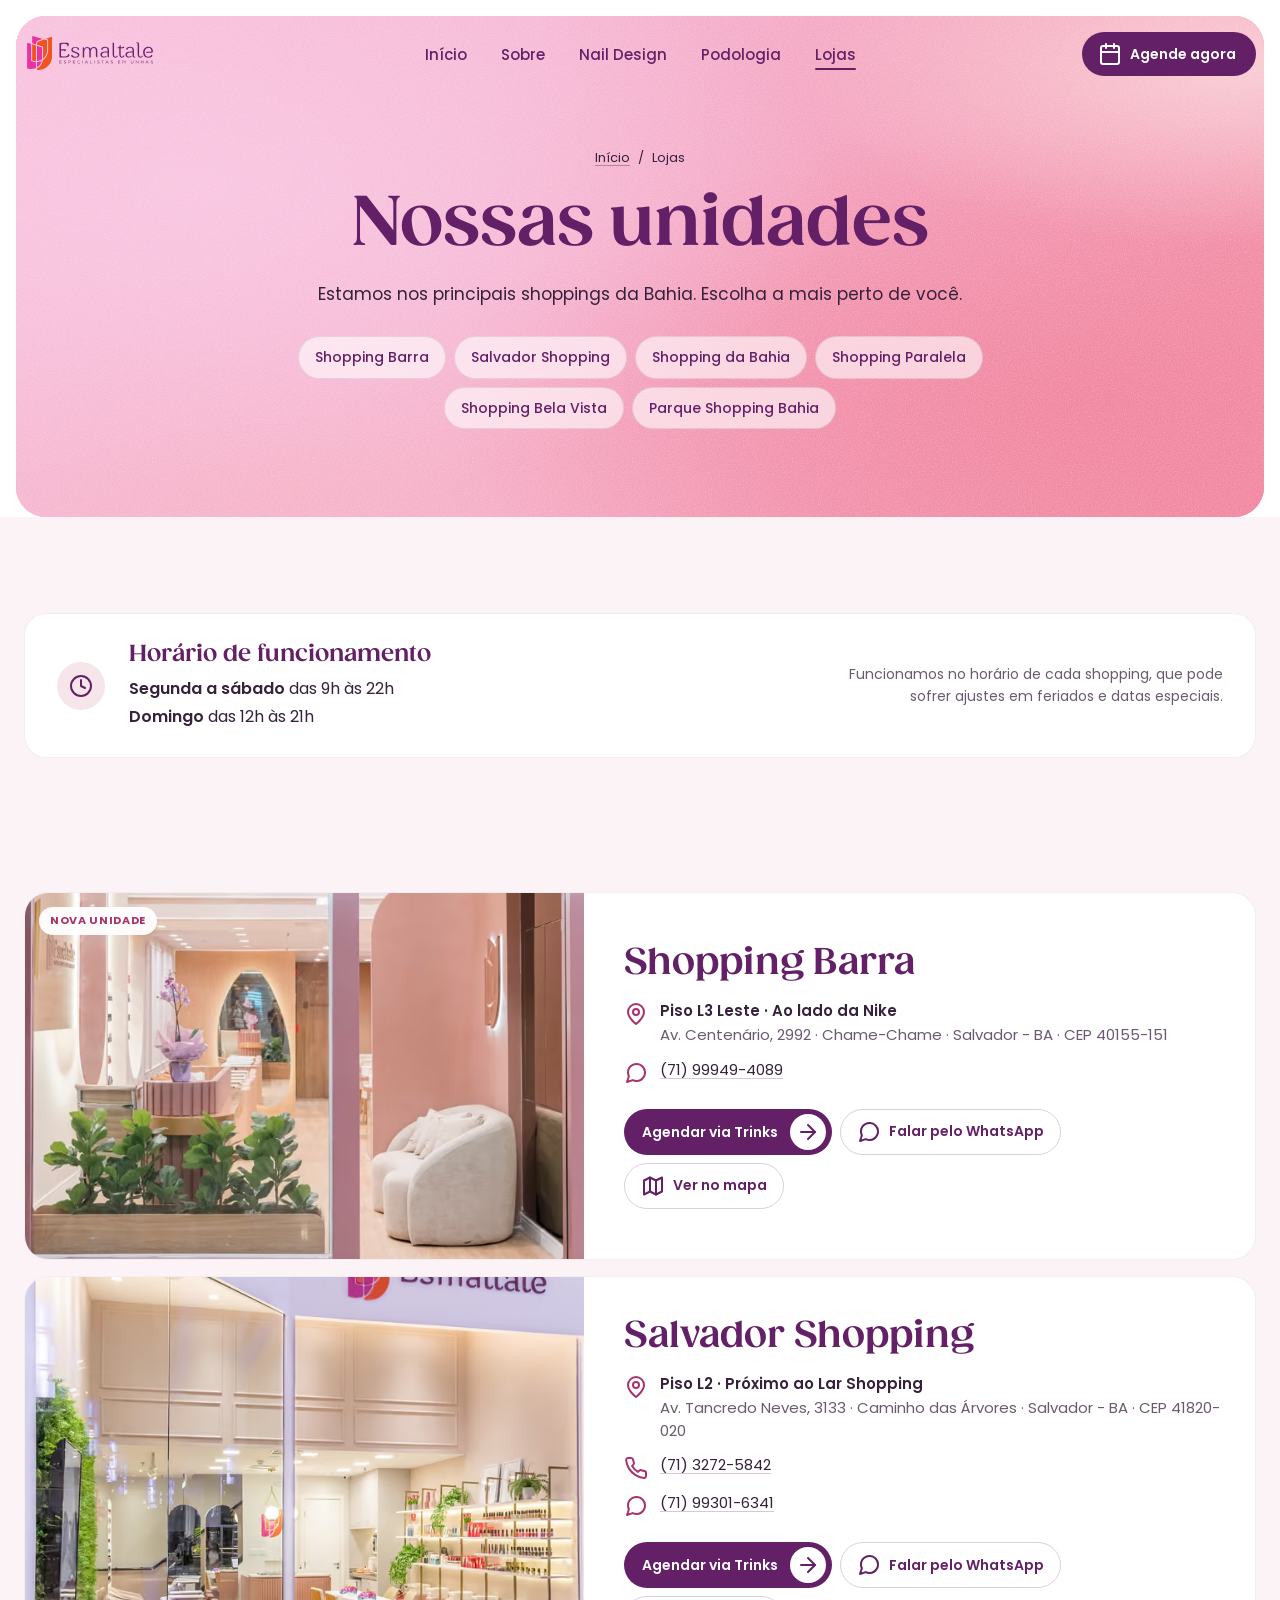
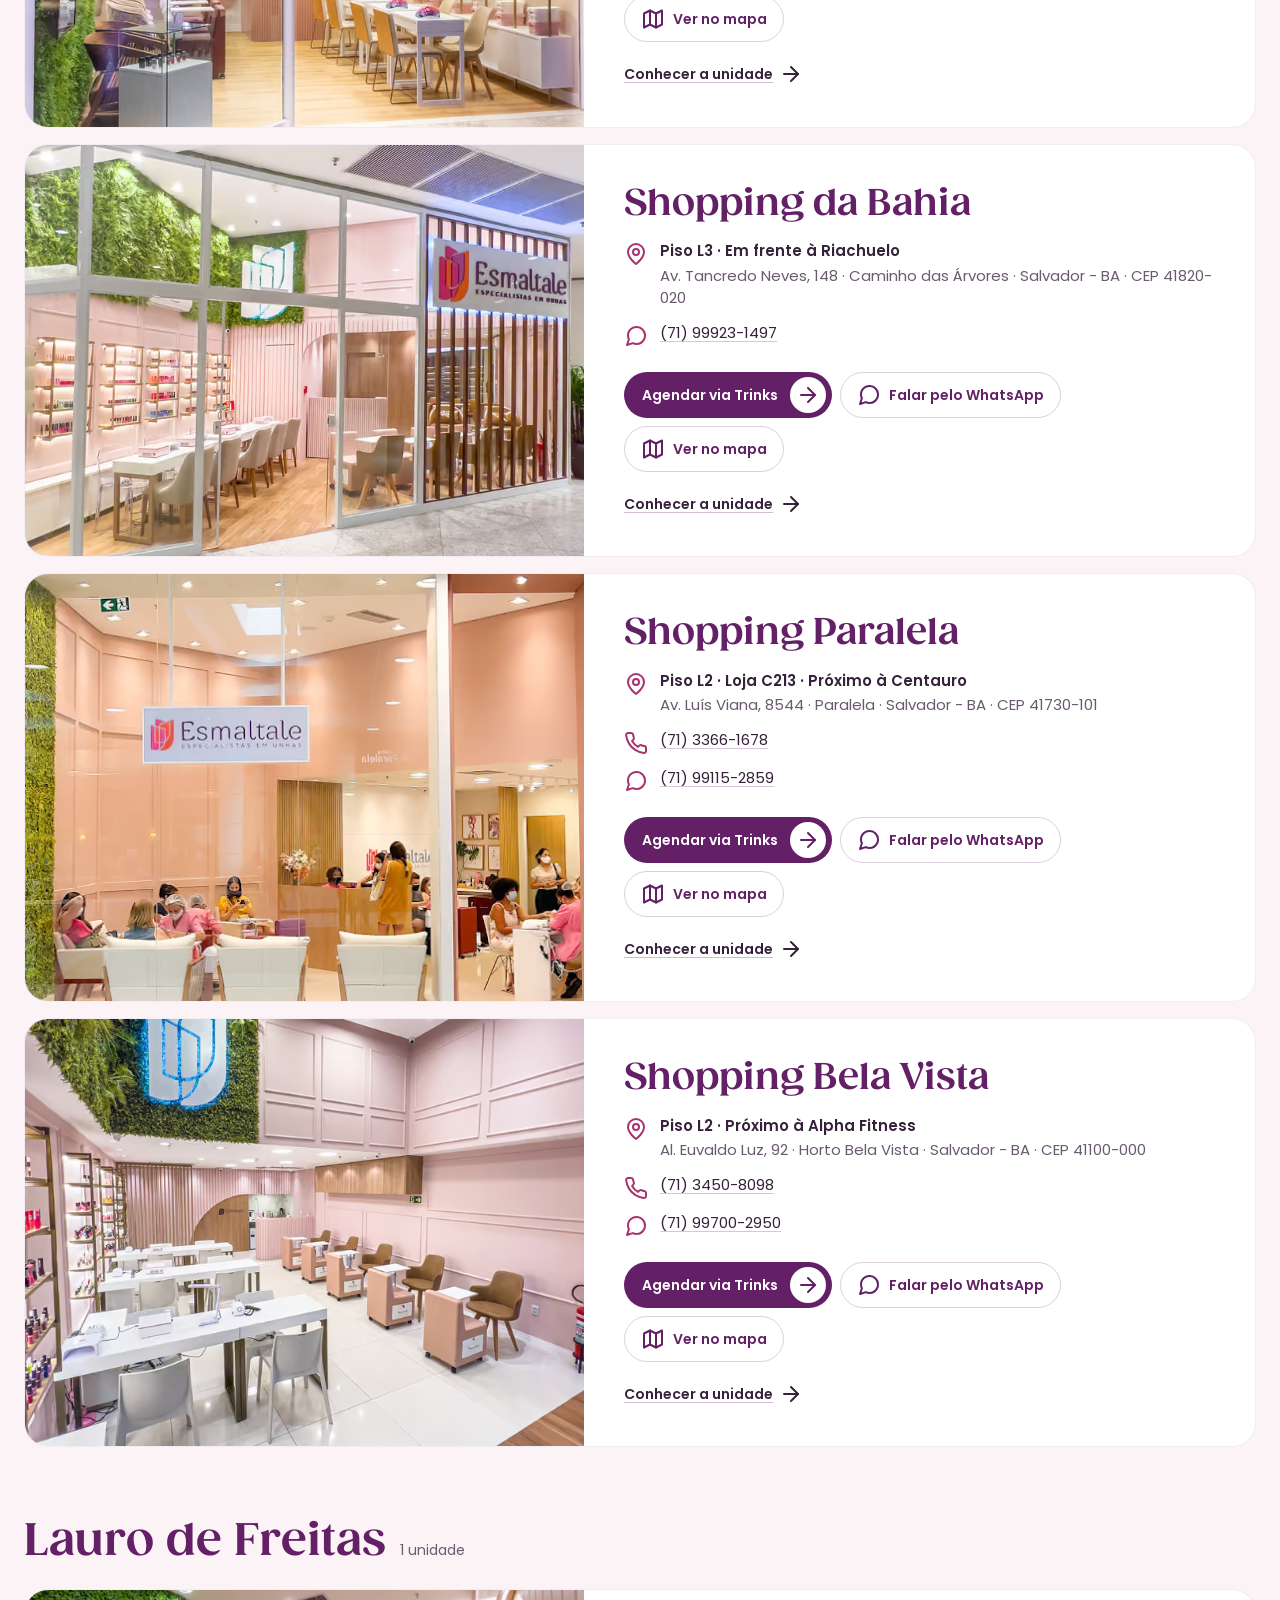
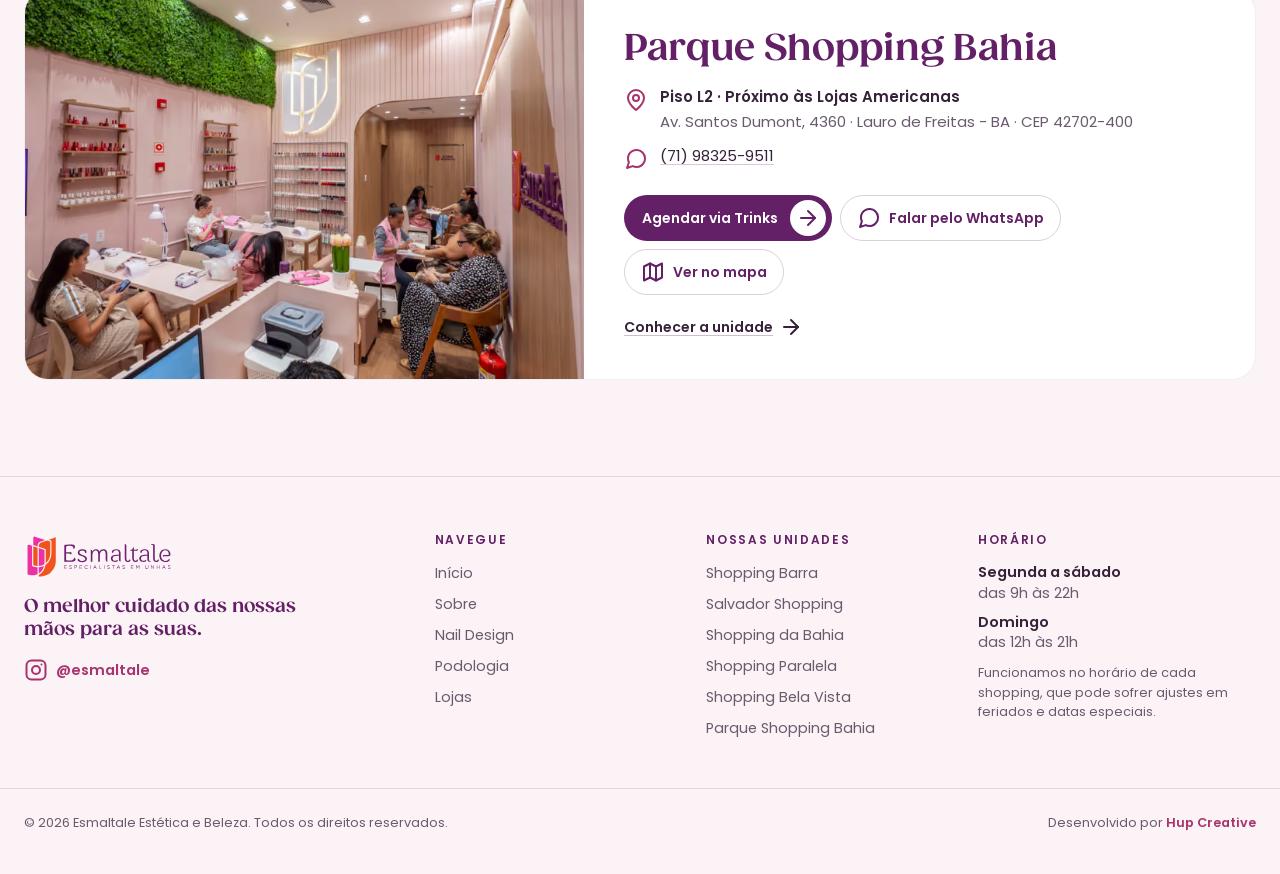
<file: lojas/index.html>
<!DOCTYPE html><html lang="pt-BR"><head><meta charset="utf-8"><meta name="viewport" content="width=device-width, initial-scale=1"><title>Unidades Esmaltale em Salvador e Lauro de Freitas</title><meta name="description" content="Endereços, horários e contatos das seis unidades da Esmaltale nos shoppings de Salvador e Lauro de Freitas. Agende pelo Trinks ou WhatsApp."><link rel="canonical" href="https://esmaltale.com.br/lojas/"><meta name="robots" content="index, follow, max-image-preview:large, max-snippet:-1, max-video-preview:-1"><script>document.documentElement.classList.add('js');</script><script>
      addEventListener('pagereveal', function (e) {
        if (!e.viewTransition) return;
        var html = document.documentElement;
        html.classList.add('vt-entrada', 'vt-ativa');
        var fim = function () {
          html.classList.remove('vt-ativa');
        };
        var vt = e.viewTransition;
        vt.ready.catch(fim);
        vt.updateCallbackDone && vt.updateCallbackDone.catch(function () {});
        vt.finished.then(fim, fim);
      });
      addEventListener('pageswap', function (e) {
        var vt = e.viewTransition;
        if (!vt) return;
        var nada = function () {};
        vt.ready.catch(nada);
        vt.updateCallbackDone && vt.updateCallbackDone.catch(nada);
        vt.finished.catch(nada);
      });
    </script><script>(function(){const ga4 = "G-G651HHSCPV";

        window.dataLayer = window.dataLayer || [];
        function gtag() {
          dataLayer.push(arguments);
        }
        window.gtag = gtag;
        gtag('js', new Date());
        gtag('config', ga4);

        (function (src) {
          function carregar() {
            var s = document.createElement('script');
            s.async = true;
            s.src = src;
            document.head.appendChild(s);
          }
          function quandoOcioso() {
            'requestIdleCallback' in window ? requestIdleCallback(carregar, { timeout: 2500 }) : setTimeout(carregar, 1200);
          }
          document.readyState === 'complete' ? quandoOcioso() : addEventListener('load', quandoOcioso, { once: true });
        })('https://www.googletagmanager.com/gtag/js?id=' + ga4);
      })();</script><script>(function(){const metaPixel = "798964139939818";

        !(function (f, b, e, v, n) {
          if (f.fbq) return;
          n = f.fbq = function () {
            n.callMethod ? n.callMethod.apply(n, arguments) : n.queue.push(arguments);
          };
          if (!f._fbq) f._fbq = n;
          n.push = n;
          n.loaded = !0;
          n.version = '2.0';
          n.queue = [];

          function carregar() {
            var t = b.createElement(e);
            t.async = !0;
            t.src = v;
            b.head.appendChild(t);
          }
          function quandoOcioso() {
            'requestIdleCallback' in f ? f.requestIdleCallback(carregar, { timeout: 2500 }) : setTimeout(carregar, 1200);
          }
          b.readyState === 'complete' ? quandoOcioso() : f.addEventListener('load', quandoOcioso, { once: true });
        })(window, document, 'script', 'https://connect.facebook.net/en_US/fbevents.js');
        fbq('init', metaPixel);
        fbq('track', 'PageView');
      })();</script><meta name="theme-color" content="#6B1F7C"><meta name="author" content="Esmaltale"><meta name="format-detection" content="telephone=no"><!-- O Google usa ícones em múltiplos de 48px (48, 96, 192); o .ico cobre navegadores antigos. --><link rel="icon" href="/favicon.ico" sizes="48x48"><link rel="icon" type="image/png" sizes="192x192" href="/favicon-192.png"><link rel="icon" type="image/png" sizes="96x96" href="/favicon-96.png"><link rel="icon" type="image/png" sizes="48x48" href="/favicon-48.png"><link rel="icon" type="image/png" sizes="32x32" href="/favicon-32.png"><link rel="apple-touch-icon" href="/apple-touch-icon.png"><link rel="preload" href="/_astro/gazpacho-bold.3yVyS3ha.woff2" as="font" type="font/woff2" crossorigin><link rel="alternate" type="text/plain" href="/llms.txt" title="Resumo do site para IAs (llms.txt)"><meta property="og:type" content="website"><meta property="og:locale" content="pt_BR"><meta property="og:site_name" content="Esmaltale"><meta property="og:title" content="Unidades Esmaltale em Salvador e Lauro de Freitas"><meta property="og:description" content="Endereços, horários e contatos das seis unidades da Esmaltale nos shoppings de Salvador e Lauro de Freitas. Agende pelo Trinks ou WhatsApp."><meta property="og:url" content="https://esmaltale.com.br/lojas/"><meta property="og:image" content="https://esmaltale.com.br/_astro/salvador-shopping-02.QbQevmQ8_Zq7squ.jpg"><meta property="og:image:secure_url" content="https://esmaltale.com.br/_astro/salvador-shopping-02.QbQevmQ8_Zq7squ.jpg"><meta property="og:image:type" content="image/jpeg"><meta property="og:image:width" content="1200"><meta property="og:image:height" content="630"><meta property="og:image:alt" content="Interior de uma unidade Esmaltale, com bancadas de atendimento e prateleiras de esmaltes"><meta name="twitter:card" content="summary_large_image"><meta name="twitter:title" content="Unidades Esmaltale em Salvador e Lauro de Freitas"><meta name="twitter:description" content="Endereços, horários e contatos das seis unidades da Esmaltale nos shoppings de Salvador e Lauro de Freitas. Agende pelo Trinks ou WhatsApp."><meta name="twitter:image" content="https://esmaltale.com.br/_astro/salvador-shopping-02.QbQevmQ8_Zq7squ.jpg"><meta name="twitter:image:alt" content="Interior de uma unidade Esmaltale, com bancadas de atendimento e prateleiras de esmaltes"><meta name="geo.region" content="BR-BA"><meta name="geo.placename" content="Salvador"><script type="application/ld+json">{"@context":"https://schema.org","@graph":[{"@type":"Organization","@id":"https://esmaltale.com.br/#organizacao","name":"Esmaltale","legalName":"Esmaltale Estética e Beleza","url":"https://esmaltale.com.br/","description":"Rede de esmalterias fundada em 2017 em Salvador, com seis unidades em shoppings de Salvador e Lauro de Freitas. Manicure, pedicure, alongamento de unhas, nail design, SPA dos pés e podologia, com instrumentos esterilizados em autoclave e agendamento online.","logo":{"@type":"ImageObject","@id":"https://esmaltale.com.br/#logo","url":"https://esmaltale.com.br/logo-esmaltale.png","width":1012,"height":278,"caption":"Esmaltale"},"image":{"@id":"https://esmaltale.com.br/#logo"},"slogan":"O melhor cuidado das nossas mãos para as suas.","foundingDate":"2017","foundingLocation":{"@type":"Place","name":"Salvador, Bahia, Brasil"},"areaServed":[{"@type":"City","name":"Salvador","containedInPlace":{"@type":"State","name":"Bahia"}},{"@type":"City","name":"Lauro de Freitas","containedInPlace":{"@type":"State","name":"Bahia"}}],"knowsAbout":["Manicure","Pedicure","Banho de Gel","Banho de Cristal","Alongamento de Unhas","Aplicação de Unhas Postiças","Nail Design","SPA dos Pés","Plástica dos Pés","Podologia","Esmalteria","Cuidado com as unhas","Esterilização em autoclave"],"knowsLanguage":"pt-BR","sameAs":["https://www.instagram.com/esmaltale"],"subOrganization":[{"@id":"https://esmaltale.com.br/lojas/#shopping-barra"},{"@id":"https://esmaltale.com.br/lojas/#salvador-shopping"},{"@id":"https://esmaltale.com.br/lojas/#shopping-da-bahia"},{"@id":"https://esmaltale.com.br/lojas/#shopping-paralela"},{"@id":"https://esmaltale.com.br/lojas/#shopping-bela-vista"},{"@id":"https://esmaltale.com.br/lojas/#parque-shopping-bahia"}],"hasOfferCatalog":{"@type":"OfferCatalog","@id":"https://esmaltale.com.br/#servicos","name":"Serviços Esmaltale","itemListElement":[{"@type":"Offer","position":1,"itemOffered":{"@type":"Service","name":"Manicure","description":"Cuidado completo com as unhas das mãos: limpeza, cutícula, lixamento e esmaltação com acabamento impecável.","provider":{"@id":"https://esmaltale.com.br/#organizacao"},"areaServed":[{"@type":"City","name":"Salvador","containedInPlace":{"@type":"State","name":"Bahia"}},{"@type":"City","name":"Lauro de Freitas","containedInPlace":{"@type":"State","name":"Bahia"}}]}},{"@type":"Offer","position":2,"itemOffered":{"@type":"Service","name":"Pedicure","description":"O mesmo rigor da manicure para os pés. Limpeza, cutícula, lixamento e esmaltação com atenção a cada detalhe.","provider":{"@id":"https://esmaltale.com.br/#organizacao"},"areaServed":[{"@type":"City","name":"Salvador","containedInPlace":{"@type":"State","name":"Bahia"}},{"@type":"City","name":"Lauro de Freitas","containedInPlace":{"@type":"State","name":"Bahia"}}]}},{"@type":"Offer","position":3,"itemOffered":{"@type":"Service","name":"Banho de Gel","description":"Esmaltação de longa duração com gel de alta qualidade. Brilho intenso e resistência para o dia a dia.","provider":{"@id":"https://esmaltale.com.br/#organizacao"},"areaServed":[{"@type":"City","name":"Salvador","containedInPlace":{"@type":"State","name":"Bahia"}},{"@type":"City","name":"Lauro de Freitas","containedInPlace":{"@type":"State","name":"Bahia"}}],"url":"https://esmaltale.com.br/nail-design/#banho-de-gel"}},{"@type":"Offer","position":4,"itemOffered":{"@type":"Service","name":"Banho de Cristal","description":"Esmaltação em gel que reforça a estrutura da unha natural, sem extensão. Resultado natural e duradouro.","provider":{"@id":"https://esmaltale.com.br/#organizacao"},"areaServed":[{"@type":"City","name":"Salvador","containedInPlace":{"@type":"State","name":"Bahia"}},{"@type":"City","name":"Lauro de Freitas","containedInPlace":{"@type":"State","name":"Bahia"}}],"url":"https://esmaltale.com.br/nail-design/#banho-de-cristal"}},{"@type":"Offer","position":5,"itemOffered":{"@type":"Service","name":"Alongamento de Unhas","description":"Extensão profissional com modelagem personalizada no formato que mais combina com você, sempre com refinamento e acabamento.","provider":{"@id":"https://esmaltale.com.br/#organizacao"},"areaServed":[{"@type":"City","name":"Salvador","containedInPlace":{"@type":"State","name":"Bahia"}},{"@type":"City","name":"Lauro de Freitas","containedInPlace":{"@type":"State","name":"Bahia"}}],"url":"https://esmaltale.com.br/nail-design/#fibra-de-vidro"}},{"@type":"Offer","position":6,"itemOffered":{"@type":"Service","name":"Aplicação de Unhas Postiças","description":"Solução rápida e elegante para quem quer unhas mais longas e perfeitas em qualquer ocasião.","provider":{"@id":"https://esmaltale.com.br/#organizacao"},"areaServed":[{"@type":"City","name":"Salvador","containedInPlace":{"@type":"State","name":"Bahia"}},{"@type":"City","name":"Lauro de Freitas","containedInPlace":{"@type":"State","name":"Bahia"}}]}},{"@type":"Offer","position":7,"itemOffered":{"@type":"Service","name":"Nail Design","description":"Designs exclusivos e personalizados. Do minimalismo às tendências mais ousadas para realçar o seu estilo.","provider":{"@id":"https://esmaltale.com.br/#organizacao"},"areaServed":[{"@type":"City","name":"Salvador","containedInPlace":{"@type":"State","name":"Bahia"}},{"@type":"City","name":"Lauro de Freitas","containedInPlace":{"@type":"State","name":"Bahia"}}],"url":"https://esmaltale.com.br/nail-design/"}},{"@type":"Offer","position":8,"itemOffered":{"@type":"Service","name":"SPA dos Pés","description":"Imersão relaxante com esfoliação, hidratação e massagem. Um momento só seu, do início ao fim.","provider":{"@id":"https://esmaltale.com.br/#organizacao"},"areaServed":[{"@type":"City","name":"Salvador","containedInPlace":{"@type":"State","name":"Bahia"}},{"@type":"City","name":"Lauro de Freitas","containedInPlace":{"@type":"State","name":"Bahia"}}]}},{"@type":"Offer","position":9,"itemOffered":{"@type":"Service","name":"Plástica dos Pés","description":"Tratamento intensivo para calcanhar e pele dos pés com resultados visíveis desde a primeira sessão.","provider":{"@id":"https://esmaltale.com.br/#organizacao"},"areaServed":[{"@type":"City","name":"Salvador","containedInPlace":{"@type":"State","name":"Bahia"}},{"@type":"City","name":"Lauro de Freitas","containedInPlace":{"@type":"State","name":"Bahia"}}]}},{"@type":"Offer","position":10,"itemOffered":{"@type":"Service","name":"Podologia","description":"Cuidado clínico com as unhas e a pele dos pés. Trata encravamentos, calos, fissuras e infecções com segurança e precisão.","provider":{"@id":"https://esmaltale.com.br/#organizacao"},"areaServed":[{"@type":"City","name":"Salvador","containedInPlace":{"@type":"State","name":"Bahia"}},{"@type":"City","name":"Lauro de Freitas","containedInPlace":{"@type":"State","name":"Bahia"}}],"url":"https://esmaltale.com.br/podologia/"}}]}},{"@type":"WebSite","@id":"https://esmaltale.com.br/#site","name":"Esmaltale","url":"https://esmaltale.com.br/","description":"Rede de esmalterias fundada em 2017 em Salvador, com seis unidades em shoppings de Salvador e Lauro de Freitas. Manicure, pedicure, alongamento de unhas, nail design, SPA dos pés e podologia, com instrumentos esterilizados em autoclave e agendamento online.","inLanguage":"pt-BR","publisher":{"@id":"https://esmaltale.com.br/#organizacao"},"about":{"@id":"https://esmaltale.com.br/#organizacao"}},{"@type":"CollectionPage","@id":"https://esmaltale.com.br/lojas/#pagina","url":"https://esmaltale.com.br/lojas/","name":"Unidades Esmaltale","description":"Endereços, horários e contatos das seis unidades da Esmaltale nos shoppings de Salvador e Lauro de Freitas. Agende pelo Trinks ou WhatsApp.","inLanguage":"pt-BR","isPartOf":{"@id":"https://esmaltale.com.br/#site"},"about":{"@id":"https://esmaltale.com.br/#organizacao"},"publisher":{"@id":"https://esmaltale.com.br/#organizacao"},"dateModified":"2026-11-13","primaryImageOfPage":{"@type":"ImageObject","url":"https://esmaltale.com.br/_astro/salvador-shopping-02.QbQevmQ8_Z17SpxV.jpg"},"image":"https://esmaltale.com.br/_astro/salvador-shopping-02.QbQevmQ8_Z17SpxV.jpg","mainEntity":[{"@id":"https://esmaltale.com.br/lojas/#shopping-barra"},{"@id":"https://esmaltale.com.br/lojas/#salvador-shopping"},{"@id":"https://esmaltale.com.br/lojas/#shopping-da-bahia"},{"@id":"https://esmaltale.com.br/lojas/#shopping-paralela"},{"@id":"https://esmaltale.com.br/lojas/#shopping-bela-vista"},{"@id":"https://esmaltale.com.br/lojas/#parque-shopping-bahia"}],"breadcrumb":{"@id":"https://esmaltale.com.br/lojas/#trilha"}},{"@type":"BreadcrumbList","@id":"https://esmaltale.com.br/lojas/#trilha","itemListElement":[{"@type":"ListItem","position":1,"name":"Início","item":"https://esmaltale.com.br/"},{"@type":"ListItem","position":2,"name":"Lojas","item":"https://esmaltale.com.br/lojas/"}]},{"@type":["BeautySalon","NailSalon"],"@id":"https://esmaltale.com.br/lojas/#shopping-barra","name":"Esmaltale Shopping Barra","description":"Esmalteria Esmaltale no Shopping Barra, em Salvador (Piso L3 Leste · Ao lado da Nike): manicure, pedicure, alongamento, nail design, SPA dos pés e podologia.","parentOrganization":{"@id":"https://esmaltale.com.br/#organizacao"},"brand":{"@id":"https://esmaltale.com.br/#organizacao"},"url":"https://esmaltale.com.br/lojas/#shopping-barra","logo":{"@id":"https://esmaltale.com.br/#logo"},"image":"https://esmaltale.com.br/_astro/shopping-barra.DRvl4hel_Z1ttJGO.jpg","telephone":"+5571999494089","address":{"@type":"PostalAddress","streetAddress":"Av. Centenário, 2992, Piso L3 Leste","addressNeighborhood":"Chame-Chame","addressLocality":"Salvador","addressRegion":"BA","postalCode":"40155-151","addressCountry":"BR"},"containedInPlace":{"@type":"ShoppingCenter","name":"Shopping Barra","address":{"@type":"PostalAddress","streetAddress":"Av. Centenário, 2992","addressLocality":"Salvador","addressRegion":"BA","postalCode":"40155-151","addressCountry":"BR"}},"geo":{"@type":"GeoCoordinates","latitude":-13.0071675,"longitude":-38.5247271},"hasMap":"https://www.google.com/maps?cid=7693819465966985537","areaServed":{"@type":"City","name":"Salvador"},"openingHoursSpecification":[{"@type":"OpeningHoursSpecification","dayOfWeek":["Monday","Tuesday","Wednesday","Thursday","Friday","Saturday"],"opens":"09:00","closes":"22:00"},{"@type":"OpeningHoursSpecification","dayOfWeek":["Sunday"],"opens":"12:00","closes":"21:00"}],"currenciesAccepted":"BRL","knowsLanguage":"pt-BR","hasOfferCatalog":{"@id":"https://esmaltale.com.br/#servicos"},"contactPoint":{"@type":"ContactPoint","contactType":"agendamento","telephone":"+5571999494089","url":"https://wa.me/5571999494089","availableLanguage":"pt-BR"},"sameAs":["https://www.google.com/maps?cid=7693819465966985537","https://www.trinks.com/esmaltale-shopping-barra"],"potentialAction":{"@type":"ReserveAction","name":"Agendar pelo Trinks","target":{"@type":"EntryPoint","urlTemplate":"https://www.trinks.com/esmaltale-shopping-barra","inLanguage":"pt-BR"}}},{"@type":["BeautySalon","NailSalon"],"@id":"https://esmaltale.com.br/lojas/#salvador-shopping","name":"Esmaltale Salvador Shopping","description":"Esmalteria Esmaltale no Salvador Shopping, em Salvador (Piso L2 · Próximo ao Lar Shopping): manicure, pedicure, alongamento, nail design, SPA dos pés e podologia.","parentOrganization":{"@id":"https://esmaltale.com.br/#organizacao"},"brand":{"@id":"https://esmaltale.com.br/#organizacao"},"url":"https://esmaltale.com.br/lojas/#salvador-shopping","logo":{"@id":"https://esmaltale.com.br/#logo"},"image":"https://esmaltale.com.br/_astro/salvador-shopping.BZX32VnW_Z239For.jpg","telephone":"+557132725842","address":{"@type":"PostalAddress","streetAddress":"Av. Tancredo Neves, 3133, Piso L2","addressNeighborhood":"Caminho das Árvores","addressLocality":"Salvador","addressRegion":"BA","postalCode":"41820-020","addressCountry":"BR"},"containedInPlace":{"@type":"ShoppingCenter","name":"Salvador Shopping","address":{"@type":"PostalAddress","streetAddress":"Av. Tancredo Neves, 3133","addressLocality":"Salvador","addressRegion":"BA","postalCode":"41820-020","addressCountry":"BR"}},"geo":{"@type":"GeoCoordinates","latitude":-12.9785509,"longitude":-38.4541098},"hasMap":"https://www.google.com/maps?cid=7686953596061038359","areaServed":{"@type":"City","name":"Salvador"},"openingHoursSpecification":[{"@type":"OpeningHoursSpecification","dayOfWeek":["Monday","Tuesday","Wednesday","Thursday","Friday","Saturday"],"opens":"09:00","closes":"22:00"},{"@type":"OpeningHoursSpecification","dayOfWeek":["Sunday"],"opens":"12:00","closes":"21:00"}],"currenciesAccepted":"BRL","knowsLanguage":"pt-BR","hasOfferCatalog":{"@id":"https://esmaltale.com.br/#servicos"},"contactPoint":{"@type":"ContactPoint","contactType":"agendamento","telephone":"+5571993016341","url":"https://wa.me/5571993016341","availableLanguage":"pt-BR"},"sameAs":["https://www.google.com/maps?cid=7686953596061038359","https://www.trinks.com/esmaltalesalvadorshopping","https://loja.esmaltale.com.br/conheca/salvadorshopping"],"potentialAction":{"@type":"ReserveAction","name":"Agendar pelo Trinks","target":{"@type":"EntryPoint","urlTemplate":"https://www.trinks.com/esmaltalesalvadorshopping","inLanguage":"pt-BR"}}},{"@type":["BeautySalon","NailSalon"],"@id":"https://esmaltale.com.br/lojas/#shopping-da-bahia","name":"Esmaltale Shopping da Bahia","description":"Esmalteria Esmaltale no Shopping da Bahia, em Salvador (Piso L3 · Em frente à Riachuelo): manicure, pedicure, alongamento, nail design, SPA dos pés e podologia.","parentOrganization":{"@id":"https://esmaltale.com.br/#organizacao"},"brand":{"@id":"https://esmaltale.com.br/#organizacao"},"url":"https://esmaltale.com.br/lojas/#shopping-da-bahia","logo":{"@id":"https://esmaltale.com.br/#logo"},"image":"https://esmaltale.com.br/_astro/shopping-da-bahia.BCdLF40N_Z1iis1s.jpg","telephone":"+5571999231497","address":{"@type":"PostalAddress","streetAddress":"Av. Tancredo Neves, 148, Piso L3","addressNeighborhood":"Caminho das Árvores","addressLocality":"Salvador","addressRegion":"BA","postalCode":"41820-020","addressCountry":"BR"},"containedInPlace":{"@type":"ShoppingCenter","name":"Shopping da Bahia","address":{"@type":"PostalAddress","streetAddress":"Av. Tancredo Neves, 148","addressLocality":"Salvador","addressRegion":"BA","postalCode":"41820-020","addressCountry":"BR"}},"geo":{"@type":"GeoCoordinates","latitude":-12.9817061,"longitude":-38.4646255},"hasMap":"https://www.google.com/maps?cid=3673152592179540768","areaServed":{"@type":"City","name":"Salvador"},"openingHoursSpecification":[{"@type":"OpeningHoursSpecification","dayOfWeek":["Monday","Tuesday","Wednesday","Thursday","Friday","Saturday"],"opens":"09:00","closes":"22:00"},{"@type":"OpeningHoursSpecification","dayOfWeek":["Sunday"],"opens":"12:00","closes":"21:00"}],"currenciesAccepted":"BRL","knowsLanguage":"pt-BR","hasOfferCatalog":{"@id":"https://esmaltale.com.br/#servicos"},"contactPoint":{"@type":"ContactPoint","contactType":"agendamento","telephone":"+5571999231497","url":"https://wa.me/5571999231497","availableLanguage":"pt-BR"},"sameAs":["https://www.google.com/maps?cid=3673152592179540768","https://www.trinks.com/esmaltale-shopping-da-bahia-","https://loja.esmaltale.com.br/conheca/shoppingdabahia"],"potentialAction":{"@type":"ReserveAction","name":"Agendar pelo Trinks","target":{"@type":"EntryPoint","urlTemplate":"https://www.trinks.com/esmaltale-shopping-da-bahia-","inLanguage":"pt-BR"}}},{"@type":["BeautySalon","NailSalon"],"@id":"https://esmaltale.com.br/lojas/#shopping-paralela","name":"Esmaltale Shopping Paralela","description":"Esmalteria Esmaltale no Shopping Paralela, em Salvador (Piso L2 · Loja C213 · Próximo à Centauro): manicure, pedicure, alongamento, nail design, SPA dos pés e podologia.","parentOrganization":{"@id":"https://esmaltale.com.br/#organizacao"},"brand":{"@id":"https://esmaltale.com.br/#organizacao"},"url":"https://esmaltale.com.br/lojas/#shopping-paralela","logo":{"@id":"https://esmaltale.com.br/#logo"},"image":"https://esmaltale.com.br/_astro/shopping-paralela.I9VgSTXT_Z15roR4.jpg","telephone":"+557133661678","address":{"@type":"PostalAddress","streetAddress":"Av. Luís Viana, 8544, Piso L2, Loja C213","addressNeighborhood":"Paralela","addressLocality":"Salvador","addressRegion":"BA","postalCode":"41730-101","addressCountry":"BR"},"containedInPlace":{"@type":"ShoppingCenter","name":"Shopping Paralela","address":{"@type":"PostalAddress","streetAddress":"Av. Luís Viana, 8544","addressLocality":"Salvador","addressRegion":"BA","postalCode":"41730-101","addressCountry":"BR"}},"geo":{"@type":"GeoCoordinates","latitude":-12.9366876,"longitude":-38.3945855},"hasMap":"https://www.google.com/maps?cid=1865418680387577062","areaServed":{"@type":"City","name":"Salvador"},"openingHoursSpecification":[{"@type":"OpeningHoursSpecification","dayOfWeek":["Monday","Tuesday","Wednesday","Thursday","Friday","Saturday"],"opens":"09:00","closes":"22:00"},{"@type":"OpeningHoursSpecification","dayOfWeek":["Sunday"],"opens":"12:00","closes":"21:00"}],"currenciesAccepted":"BRL","knowsLanguage":"pt-BR","hasOfferCatalog":{"@id":"https://esmaltale.com.br/#servicos"},"contactPoint":{"@type":"ContactPoint","contactType":"agendamento","telephone":"+5571991152859","url":"https://wa.me/5571991152859","availableLanguage":"pt-BR"},"sameAs":["https://www.google.com/maps?cid=1865418680387577062","https://www.trinks.com/esmaltale-shop-paralela","https://loja.esmaltale.com.br/conheca/shoppingparalela"],"potentialAction":{"@type":"ReserveAction","name":"Agendar pelo Trinks","target":{"@type":"EntryPoint","urlTemplate":"https://www.trinks.com/esmaltale-shop-paralela","inLanguage":"pt-BR"}}},{"@type":["BeautySalon","NailSalon"],"@id":"https://esmaltale.com.br/lojas/#shopping-bela-vista","name":"Esmaltale Shopping Bela Vista","description":"Esmalteria Esmaltale no Shopping Bela Vista, em Salvador (Piso L2 · Próximo à Alpha Fitness): manicure, pedicure, alongamento, nail design, SPA dos pés e podologia.","parentOrganization":{"@id":"https://esmaltale.com.br/#organizacao"},"brand":{"@id":"https://esmaltale.com.br/#organizacao"},"url":"https://esmaltale.com.br/lojas/#shopping-bela-vista","logo":{"@id":"https://esmaltale.com.br/#logo"},"image":"https://esmaltale.com.br/_astro/shopping-bela-vista.RmHpDEH2_ZMXTFr.jpg","telephone":"+557134508098","address":{"@type":"PostalAddress","streetAddress":"Al. Euvaldo Luz, 92, Piso L2","addressNeighborhood":"Horto Bela Vista","addressLocality":"Salvador","addressRegion":"BA","postalCode":"41100-000","addressCountry":"BR"},"containedInPlace":{"@type":"ShoppingCenter","name":"Shopping Bela Vista","address":{"@type":"PostalAddress","streetAddress":"Al. Euvaldo Luz, 92","addressLocality":"Salvador","addressRegion":"BA","postalCode":"41100-000","addressCountry":"BR"}},"geo":{"@type":"GeoCoordinates","latitude":-12.9704379,"longitude":-38.4742036},"hasMap":"https://www.google.com/maps?cid=11797337463690376936","areaServed":{"@type":"City","name":"Salvador"},"openingHoursSpecification":[{"@type":"OpeningHoursSpecification","dayOfWeek":["Monday","Tuesday","Wednesday","Thursday","Friday","Saturday"],"opens":"09:00","closes":"22:00"},{"@type":"OpeningHoursSpecification","dayOfWeek":["Sunday"],"opens":"12:00","closes":"21:00"}],"currenciesAccepted":"BRL","knowsLanguage":"pt-BR","hasOfferCatalog":{"@id":"https://esmaltale.com.br/#servicos"},"contactPoint":{"@type":"ContactPoint","contactType":"agendamento","telephone":"+5571997002950","url":"https://wa.me/5571997002950","availableLanguage":"pt-BR"},"sameAs":["https://www.google.com/maps?cid=11797337463690376936","https://www.trinks.com/esmaltale-shopping-bela-vista","https://loja.esmaltale.com.br/conheca/shoppingbelavista"],"potentialAction":{"@type":"ReserveAction","name":"Agendar pelo Trinks","target":{"@type":"EntryPoint","urlTemplate":"https://www.trinks.com/esmaltale-shopping-bela-vista","inLanguage":"pt-BR"}}},{"@type":["BeautySalon","NailSalon"],"@id":"https://esmaltale.com.br/lojas/#parque-shopping-bahia","name":"Esmaltale Parque Shopping Bahia","description":"Esmalteria Esmaltale no Parque Shopping Bahia, em Lauro de Freitas (Piso L2 · Próximo às Lojas Americanas): manicure, pedicure, alongamento, nail design, SPA dos pés e podologia.","parentOrganization":{"@id":"https://esmaltale.com.br/#organizacao"},"brand":{"@id":"https://esmaltale.com.br/#organizacao"},"url":"https://esmaltale.com.br/lojas/#parque-shopping-bahia","logo":{"@id":"https://esmaltale.com.br/#logo"},"image":"https://esmaltale.com.br/_astro/parque-shopping-bahia.ALylXDoR_1guLSz.jpg","telephone":"+5571983259511","address":{"@type":"PostalAddress","streetAddress":"Av. Santos Dumont, 4360, Piso L2","addressLocality":"Lauro de Freitas","addressRegion":"BA","postalCode":"42702-400","addressCountry":"BR"},"containedInPlace":{"@type":"ShoppingCenter","name":"Parque Shopping Bahia","address":{"@type":"PostalAddress","streetAddress":"Av. Santos Dumont, 4360","addressLocality":"Lauro de Freitas","addressRegion":"BA","postalCode":"42702-400","addressCountry":"BR"}},"geo":{"@type":"GeoCoordinates","latitude":-12.8884395,"longitude":-38.318028},"hasMap":"https://www.google.com/maps?cid=17028121796568796822","areaServed":{"@type":"City","name":"Lauro de Freitas"},"openingHoursSpecification":[{"@type":"OpeningHoursSpecification","dayOfWeek":["Monday","Tuesday","Wednesday","Thursday","Friday","Saturday"],"opens":"09:00","closes":"22:00"},{"@type":"OpeningHoursSpecification","dayOfWeek":["Sunday"],"opens":"12:00","closes":"21:00"}],"currenciesAccepted":"BRL","knowsLanguage":"pt-BR","hasOfferCatalog":{"@id":"https://esmaltale.com.br/#servicos"},"contactPoint":{"@type":"ContactPoint","contactType":"agendamento","telephone":"+5571983259511","url":"https://wa.me/5571983259511","availableLanguage":"pt-BR"},"sameAs":["https://www.google.com/maps?cid=17028121796568796822","https://www.trinks.com/esmaltale-salvador-norte-shopping","https://loja.esmaltale.com.br/conheca/parqueshoppingbahia"],"potentialAction":{"@type":"ReserveAction","name":"Agendar pelo Trinks","target":{"@type":"EntryPoint","urlTemplate":"https://www.trinks.com/esmaltale-salvador-norte-shopping","inLanguage":"pt-BR"}}}]}</script><link rel="stylesheet" href="/_astro/BaseLayout.DVXbwnxV.css"><style>.hero-internal[data-astro-cid-avl7maqe]{padding:calc(var(--preview-h) + var(--frame-inset)) var(--frame-inset) 0;background-color:var(--color-white)}.hero-internal__frame[data-astro-cid-avl7maqe]{isolation:isolate;padding-top:calc(var(--header-h) + 32px);color:var(--color-purple);background-color:var(--color-blush);border-radius:18px;padding-bottom:56px;position:relative;overflow:hidden}.hero-internal__grid[data-astro-cid-avl7maqe]{z-index:1;align-items:center;gap:40px;display:grid;position:relative}.hero-internal__midia[data-astro-cid-avl7maqe]{min-width:0}.hero-internal__texto[data-astro-cid-avl7maqe]{text-align:center;max-width:760px;animation:heroInternoEntra 1s var(--ease-out-expo) both;margin-inline:auto}.hero-internal__trilha[data-astro-cid-avl7maqe]{color:var(--color-purple-dark);justify-content:center;gap:8px;margin-bottom:20px;font-size:.8125rem;display:flex}.hero-internal__trilha[data-astro-cid-avl7maqe] a[data-astro-cid-avl7maqe]{text-underline-offset:3px;transition:color .25s var(--ease);text-decoration:underline #36213a59}.hero-internal__trilha[data-astro-cid-avl7maqe] a[data-astro-cid-avl7maqe]:hover{color:var(--color-purple)}.hero-internal__tag[data-astro-cid-avl7maqe]{letter-spacing:.16em;text-transform:uppercase;color:var(--color-purple-dark);margin-bottom:14px;font-size:.8125rem;font-style:italic;display:block}.hero-internal__title[data-astro-cid-avl7maqe]{letter-spacing:-.012em;text-wrap:balance;font-size:clamp(2.4rem,5.4vw,4.25rem);line-height:1.04}.hero-internal__texto[data-astro-cid-avl7maqe] p{max-width:62ch;color:var(--color-purple-dark);margin:20px auto 0;font-size:1.0625rem;line-height:1.7}.hero-internal__texto[data-astro-cid-avl7maqe] .hero-internal__acoes{flex-wrap:wrap;justify-content:center;gap:12px 24px;margin-top:32px;display:flex}@keyframes heroInternoEntra{0%{opacity:0;transform:translateY(24px)}}@media (width>=768px){.hero-internal__frame[data-astro-cid-avl7maqe]{padding-top:calc(var(--header-h) + 56px);border-radius:30px;padding-bottom:88px}}@media (width>=1024px){.hero-internal__frame--midia[data-astro-cid-avl7maqe] .hero-internal__grid[data-astro-cid-avl7maqe]{grid-template-columns:minmax(0,1.05fr) minmax(0,.95fr);gap:64px}.hero-internal__frame--midia[data-astro-cid-avl7maqe] .hero-internal__texto[data-astro-cid-avl7maqe]{text-align:left;margin-inline:0}.hero-internal__frame--midia[data-astro-cid-avl7maqe] .hero-internal__trilha[data-astro-cid-avl7maqe]{justify-content:flex-start}.hero-internal__frame--midia[data-astro-cid-avl7maqe] .hero-internal__texto[data-astro-cid-avl7maqe] p{margin-inline:0}.hero-internal__frame--midia[data-astro-cid-avl7maqe] .hero-internal__texto[data-astro-cid-avl7maqe] .hero-internal__acoes{justify-content:flex-start}.hero-internal__frame--sangrada[data-astro-cid-avl7maqe]{padding-bottom:0}.hero-internal__frame--sangrada[data-astro-cid-avl7maqe] .hero-internal__grid[data-astro-cid-avl7maqe]{align-items:stretch}.hero-internal__frame--sangrada[data-astro-cid-avl7maqe] .hero-internal__texto[data-astro-cid-avl7maqe]{align-self:center;padding-bottom:88px}}@media (width<=1023px){.hero-internal__frame--sangrada[data-astro-cid-avl7maqe]{padding-bottom:0}.hero-internal__frame--sangrada[data-astro-cid-avl7maqe] .hero-internal__midia[data-astro-cid-avl7maqe]{margin-inline:calc(-1 * var(--gutter))}}@media (prefers-reduced-motion:reduce){.hero-internal__texto[data-astro-cid-avl7maqe]{animation:none}}
</style><link rel="stylesheet" href="/_astro/lojas.CVytcX7_.css"></head><body><a href="#conteudo" class="skip-link">Pular para o conteúdo</a><header class="site-header" data-header data-astro-cid-isef26zo><div class="container site-header__inner" data-astro-cid-isef26zo><a href="/" class="site-header__logo" aria-label="Esmaltale, página inicial" data-astro-cid-isef26zo><img src="/_astro/logo-cor.Dva9ngQj.svg" width="140" height="43" alt="" class="logo" data-astro-cid-isef26zo></a><nav class="site-nav" aria-label="Principal" data-astro-cid-isef26zo><ul data-astro-cid-isef26zo><li data-astro-cid-isef26zo><a href="/" data-astro-cid-isef26zo>Início</a></li><li data-astro-cid-isef26zo><a href="/sobre/" data-astro-cid-isef26zo>Sobre</a></li><li data-astro-cid-isef26zo><a href="/nail-design/" data-astro-cid-isef26zo>Nail Design</a></li><li data-astro-cid-isef26zo><a href="/podologia/" data-astro-cid-isef26zo>Podologia</a></li><li data-astro-cid-isef26zo><a href="/lojas/" aria-current="page" data-astro-cid-isef26zo>Lojas</a></li></ul></nav><button type="button" class="site-header__cta" data-booking data-booking-origem="header" data-astro-cid-isef26zo><svg xmlns="http://www.w3.org/2000/svg" viewBox="0 0 24 24" width="18" height="18" fill="none" stroke="currentColor" stroke-width="2" stroke-linecap="round" stroke-linejoin="round" class="icon" aria-hidden="true" focusable="false"><rect pathLength="1" x="3" y="4" width="18" height="18" rx="2"></rect><path pathLength="1" d="M16 2v4"></path><path pathLength="1" d="M8 2v4"></path><path pathLength="1" d="M3 10h18"></path></svg>Agende agora</button><button type="button" class="site-header__toggle" aria-expanded="false" aria-controls="mobile-menu" aria-label="Abrir menu" data-menu-toggle data-astro-cid-isef26zo><svg xmlns="http://www.w3.org/2000/svg" viewBox="0 0 24 24" width="24" height="24" fill="none" stroke="currentColor" stroke-width="2" stroke-linecap="round" stroke-linejoin="round" class="icon" aria-hidden="true" focusable="false"><path pathLength="1" d="M4 7h16"></path><path pathLength="1" d="M4 12h16"></path><path pathLength="1" d="M4 17h16"></path></svg></button></div></header><div class="mobile-menu" id="mobile-menu" hidden data-mobile-menu data-astro-cid-isef26zo><div class="gradiente-marca mobile-menu__fundo" aria-hidden="true" data-astro-cid-isef26zo></div><div class="mobile-menu__top container" data-astro-cid-isef26zo><img src="/_astro/logo-cor.Dva9ngQj.svg" width="140" height="43" alt="Esmaltale" class="logo" data-astro-cid-isef26zo><button type="button" class="mobile-menu__close" aria-label="Fechar menu" data-menu-close data-astro-cid-isef26zo><svg xmlns="http://www.w3.org/2000/svg" viewBox="0 0 24 24" width="24" height="24" fill="none" stroke="currentColor" stroke-width="2" stroke-linecap="round" stroke-linejoin="round" class="icon" aria-hidden="true" focusable="false"><path pathLength="1" d="M18 6 6 18"></path><path pathLength="1" d="m6 6 12 12"></path></svg></button></div><nav aria-label="Menu" class="mobile-menu__nav container" data-astro-cid-isef26zo><ul data-astro-cid-isef26zo><li style="--n:0" data-astro-cid-isef26zo><a href="/" data-astro-cid-isef26zo>Início</a></li><li style="--n:1" data-astro-cid-isef26zo><a href="/sobre/" data-astro-cid-isef26zo>Sobre</a></li><li style="--n:2" data-astro-cid-isef26zo><a href="/nail-design/" data-astro-cid-isef26zo>Nail Design</a></li><li style="--n:3" data-astro-cid-isef26zo><a href="/podologia/" data-astro-cid-isef26zo>Podologia</a></li><li style="--n:4" data-astro-cid-isef26zo><a href="/lojas/" aria-current="page" data-astro-cid-isef26zo>Lojas</a></li></ul><button type="button" class="specular-button specular-button--dark" style="--n:5" data-booking data-booking-origem="header" data-astro-cid-isef26zo>Agende agora</button></nav></div><script type="module">var e=document.querySelector(`[data-header]`),t=document.querySelector(`[data-mobile-menu]`),n=document.querySelector(`[data-menu-toggle]`),r=document.querySelector(`[data-menu-close]`),i=()=>e?.classList.toggle(`is-scrolled`,window.scrollY>24);i(),window.addEventListener(`scroll`,i,{passive:!0});var a=window.matchMedia(`(prefers-reduced-motion: reduce)`),o;function s(){t&&n&&(window.clearTimeout(o),t.classList.remove(`is-closing`),t.hidden=!1,t.classList.add(`is-open`),n.setAttribute(`aria-expanded`,`true`),document.body.style.overflow=`hidden`,r?.focus({preventScroll:!0}))}function c(){t&&(t.hidden=!0,t.classList.remove(`is-open`,`is-closing`),document.body.style.overflow=``)}function l(e=!0,r=!1){if(t&&n&&!t.hidden&&!t.classList.contains(`is-closing`)){if(n.setAttribute(`aria-expanded`,`false`),e&&n.focus({preventScroll:!0}),r||a.matches)return c();t.classList.remove(`is-open`),t.classList.add(`is-closing`),o=window.setTimeout(c,340)}}n?.addEventListener(`click`,s),r?.addEventListener(`click`,()=>l()),t?.querySelectorAll(`a, [data-booking]`).forEach(e=>e.addEventListener(`click`,()=>{let t=e.getAttribute(`href`);(!t||t.startsWith(`#`)||new URL(t,location.href).pathname===location.pathname)&&l(!1)})),window.addEventListener(`pageshow`,e=>{e.persisted&&l(!1,!0)}),document.addEventListener(`keydown`,e=>{if(t&&!t.hidden&&(e.key===`Escape`&&l(),e.key===`Tab`)){let n=t.querySelectorAll(`a, button`),r=n[0],i=n[n.length-1];e.shiftKey&&document.activeElement===r?(e.preventDefault(),i.focus()):!e.shiftKey&&document.activeElement===i&&(e.preventDefault(),r.focus())}}),window.matchMedia(`(min-width: 1024px)`).addEventListener(`change`,e=>{e.matches&&l(!1)});</script><main id="conteudo"><section class="hero-internal" data-hero data-astro-cid-avl7maqe><div class="hero-internal__frame" data-astro-cid-avl7maqe><div class="gradiente-marca" aria-hidden="true" data-astro-cid-avl7maqe></div><div class="container hero-internal__grid" data-astro-cid-avl7maqe><div class="hero-internal__texto" data-astro-cid-avl7maqe><nav class="hero-internal__trilha" aria-label="Trilha de navegação" data-astro-cid-avl7maqe><a href="/" data-astro-cid-avl7maqe>Início</a><span aria-hidden="true" data-astro-cid-avl7maqe>/</span><span aria-current="page" data-astro-cid-avl7maqe>Lojas</span></nav><h1 class="hero-internal__title" data-astro-cid-avl7maqe>Nossas unidades</h1><p data-astro-cid-qg7a4bbr>Estamos nos principais shoppings da Bahia. Escolha a mais perto de você.</p><ul class="atalhos" aria-label="Ir para a unidade" data-astro-cid-qg7a4bbr><li data-astro-cid-qg7a4bbr><a href="#shopping-barra" class="atalhos__item" data-astro-cid-qg7a4bbr>Shopping Barra</a></li><li data-astro-cid-qg7a4bbr><a href="#salvador-shopping" class="atalhos__item" data-astro-cid-qg7a4bbr>Salvador Shopping</a></li><li data-astro-cid-qg7a4bbr><a href="#shopping-da-bahia" class="atalhos__item" data-astro-cid-qg7a4bbr>Shopping da Bahia</a></li><li data-astro-cid-qg7a4bbr><a href="#shopping-paralela" class="atalhos__item" data-astro-cid-qg7a4bbr>Shopping Paralela</a></li><li data-astro-cid-qg7a4bbr><a href="#shopping-bela-vista" class="atalhos__item" data-astro-cid-qg7a4bbr>Shopping Bela Vista</a></li><li data-astro-cid-qg7a4bbr><a href="#parque-shopping-bahia" class="atalhos__item" data-astro-cid-qg7a4bbr>Parque Shopping Bahia</a></li></ul></div></div></div></section><section class="section section--neutral lojas" aria-label="Unidades e horário" data-astro-cid-qg7a4bbr><div class="container" data-astro-cid-qg7a4bbr><!-- Horário --><div class="horario" data-reveal data-astro-cid-qg7a4bbr><span class="horario__icone" data-astro-cid-qg7a4bbr><svg xmlns="http://www.w3.org/2000/svg" viewBox="0 0 24 24" width="24" height="24" fill="none" stroke="currentColor" stroke-width="2" stroke-linecap="round" stroke-linejoin="round" class="icon" aria-hidden="true" focusable="false"><circle pathLength="1" cx="12" cy="12" r="10"></circle><path pathLength="1" d="M12 6v6l4 2"></path></svg></span><div class="horario__texto" data-astro-cid-qg7a4bbr><h2 class="horario__titulo" data-astro-cid-qg7a4bbr>Horário de funcionamento</h2><ul class="horario__linhas" data-astro-cid-qg7a4bbr><li data-astro-cid-qg7a4bbr><strong data-astro-cid-qg7a4bbr>Segunda a sábado</strong> das 9h às 22h</li><li data-astro-cid-qg7a4bbr><strong data-astro-cid-qg7a4bbr>Domingo</strong> das 12h às 21h</li></ul></div><p class="horario__nota" data-astro-cid-qg7a4bbr>Funcionamos no horário de cada shopping, que pode sofrer ajustes em feriados e datas especiais.</p></div><div class="cidade" data-astro-cid-qg7a4bbr><div class="cidade__cabeca" data-reveal data-astro-cid-qg7a4bbr><h2 class="cidade__nome" data-astro-cid-qg7a4bbr>Salvador</h2><span class="cidade__total" data-astro-cid-qg7a4bbr>5 unidades</span></div><div class="fichas" data-astro-cid-qg7a4bbr><article class="ficha" id="shopping-barra" data-unit="shopping-barra" aria-labelledby="shopping-barra-nome" data-reveal data-astro-cid-qg7a4bbr><div class="ficha__media" data-astro-cid-qg7a4bbr><picture data-astro-cid-qg7a4bbr="true"><source srcset="/_astro/shopping-barra-mini.DGlNb44W_14TmvI.avif 480w, /_astro/shopping-barra-mini.DGlNb44W_1UUtG2.avif 720w, /_astro/shopping-barra-mini.DGlNb44W_24vR77.avif 960w" type="image/avif" sizes="(min-width: 1024px) 520px, 92vw"><source srcset="/_astro/shopping-barra-mini.DGlNb44W_2duPaF.webp 480w, /_astro/shopping-barra-mini.DGlNb44W_Z20FbsW.webp 720w, /_astro/shopping-barra-mini.DGlNb44W_Z1R4N2R.webp 960w" type="image/webp" sizes="(min-width: 1024px) 520px, 92vw"><img src="/_astro/shopping-barra-mini.DGlNb44W_1FNYbd.jpg" srcset="/_astro/shopping-barra-mini.DGlNb44W_GctzO.jpg 480w, /_astro/shopping-barra-mini.DGlNb44W_1xdAK8.jpg 720w, /_astro/shopping-barra-mini.DGlNb44W_1FNYbd.jpg 960w" sizes="(min-width: 1024px) 520px, 92vw" alt="Unidade Esmaltale Shopping Barra, esmalteria em Salvador" style="object-position: center" loading="lazy" data-astro-cid-qg7a4bbr="true" decoding="async" width="960" height="720" class="ficha__img"></picture><span class="ficha__tag" data-astro-cid-qg7a4bbr>Nova unidade</span></div><div class="ficha__corpo" data-astro-cid-qg7a4bbr><h3 class="ficha__nome" id="shopping-barra-nome" data-astro-cid-qg7a4bbr>Shopping Barra</h3><ul class="ficha__dados" data-astro-cid-qg7a4bbr><li data-astro-cid-qg7a4bbr><svg xmlns="http://www.w3.org/2000/svg" viewBox="0 0 24 24" width="18" height="18" fill="none" stroke="currentColor" stroke-width="2" stroke-linecap="round" stroke-linejoin="round" class="icon" aria-hidden="true" focusable="false"><path pathLength="1" d="M20 10c0 6-8 12-8 12s-8-6-8-12a8 8 0 0 1 16 0Z"></path><circle pathLength="1" cx="12" cy="10" r="3"></circle></svg><span data-astro-cid-qg7a4bbr><span class="ficha__destaque" data-astro-cid-qg7a4bbr>Piso L3 Leste · Ao lado da Nike</span><span data-astro-cid-qg7a4bbr>Av. Centenário, 2992 · Chame-Chame · Salvador - BA · CEP 40155-151</span></span></li><li data-astro-cid-qg7a4bbr><svg xmlns="http://www.w3.org/2000/svg" viewBox="0 0 24 24" width="18" height="18" fill="none" stroke="currentColor" stroke-width="2" stroke-linecap="round" stroke-linejoin="round" class="icon" aria-hidden="true" focusable="false"><path pathLength="1" d="M21 11.5a8.38 8.38 0 0 1-.9 3.8 8.5 8.5 0 0 1-7.6 4.7 8.38 8.38 0 0 1-3.8-.9L3 21l1.9-5.7a8.38 8.38 0 0 1-.9-3.8 8.5 8.5 0 0 1 4.7-7.6 8.38 8.38 0 0 1 3.8-.9h.5a8.48 8.48 0 0 1 8 8v.5Z"></path></svg><a href="https://wa.me/5571999494089?text=Ol%C3%A1!%20Gostaria%20de%20agendar%20um%20atendimento%20na%20unidade%20Shopping%20Barra." target="_blank" rel="noopener noreferrer" class="astro-qg7a4bbr" data-astro-cid-qg7a4bbr>(71) 99949-4089</a></li></ul><div class="ficha__acoes" data-astro-cid-qg7a4bbr><a href="https://www.trinks.com/esmaltale-shopping-barra" class="btn-seta" target="_blank" rel="noopener noreferrer" class="astro-qg7a4bbr" data-astro-cid-qg7a4bbr>Agendar via Trinks<span class="sr-only" data-astro-cid-qg7a4bbr>, Shopping Barra</span><span class="btn-seta__circulo" aria-hidden="true" data-astro-cid-qg7a4bbr><svg xmlns="http://www.w3.org/2000/svg" viewBox="0 0 24 24" width="18" height="18" fill="none" stroke="currentColor" stroke-width="2" stroke-linecap="round" stroke-linejoin="round" class="icon" aria-hidden="true" focusable="false"><path pathLength="1" d="M5 12h14"></path><path pathLength="1" d="m12 5 7 7-7 7"></path></svg></span></a><a href="https://wa.me/5571999494089?text=Ol%C3%A1!%20Gostaria%20de%20agendar%20um%20atendimento%20na%20unidade%20Shopping%20Barra." class="ficha__btn" target="_blank" rel="noopener noreferrer" class="astro-qg7a4bbr" data-astro-cid-qg7a4bbr><svg xmlns="http://www.w3.org/2000/svg" viewBox="0 0 24 24" width="18" height="18" fill="none" stroke="currentColor" stroke-width="2" stroke-linecap="round" stroke-linejoin="round" class="icon" aria-hidden="true" focusable="false"><path pathLength="1" d="M21 11.5a8.38 8.38 0 0 1-.9 3.8 8.5 8.5 0 0 1-7.6 4.7 8.38 8.38 0 0 1-3.8-.9L3 21l1.9-5.7a8.38 8.38 0 0 1-.9-3.8 8.5 8.5 0 0 1 4.7-7.6 8.38 8.38 0 0 1 3.8-.9h.5a8.48 8.48 0 0 1 8 8v.5Z"></path></svg>Falar pelo WhatsApp<span class="sr-only" data-astro-cid-qg7a4bbr>, Shopping Barra</span></a><a href="https://www.google.com/maps?cid=7693819465966985537" class="ficha__btn" target="_blank" rel="noopener noreferrer" class="astro-qg7a4bbr" data-astro-cid-qg7a4bbr><svg xmlns="http://www.w3.org/2000/svg" viewBox="0 0 24 24" width="18" height="18" fill="none" stroke="currentColor" stroke-width="2" stroke-linecap="round" stroke-linejoin="round" class="icon" aria-hidden="true" focusable="false"><path pathLength="1" d="M3 6.5v14l6-3 6 3 6-3v-14l-6 3-6-3-6 3Z"></path><path pathLength="1" d="M9 3.5v14"></path><path pathLength="1" d="M15 6.5v14"></path></svg>Ver no mapa<span class="sr-only" data-astro-cid-qg7a4bbr>, Shopping Barra</span></a></div></div></article><article class="ficha" id="salvador-shopping" data-unit="salvador-shopping" aria-labelledby="salvador-shopping-nome" data-reveal data-astro-cid-qg7a4bbr><div class="ficha__media" data-astro-cid-qg7a4bbr><picture data-astro-cid-qg7a4bbr="true"><source srcset="/_astro/salvador-shopping.BZX32VnW_Z1r1rfS.avif 480w, /_astro/salvador-shopping.BZX32VnW_wUIk4.avif 720w, /_astro/salvador-shopping.BZX32VnW_1NsaaM.avif 960w" type="image/avif" sizes="(min-width: 1024px) 520px, 92vw"><source srcset="/_astro/salvador-shopping.BZX32VnW_1RQwux.webp 480w, /_astro/salvador-shopping.BZX32VnW_Z1dnqIr.webp 720w, /_astro/salvador-shopping.BZX32VnW_3907h.webp 960w" type="image/webp" sizes="(min-width: 1024px) 520px, 92vw"><img src="/_astro/salvador-shopping.BZX32VnW_Z16Ms1V.jpg" srcset="/_astro/salvador-shopping.BZX32VnW_HU4lk.jpg 480w, /_astro/salvador-shopping.BZX32VnW_Z2njSRE.jpg 720w, /_astro/salvador-shopping.BZX32VnW_Z16Ms1V.jpg 960w" sizes="(min-width: 1024px) 520px, 92vw" alt="Unidade Esmaltale Salvador Shopping, esmalteria em Salvador" style="object-position: center 40%" loading="lazy" data-astro-cid-qg7a4bbr="true" decoding="async" width="960" height="720" class="ficha__img"></picture></div><div class="ficha__corpo" data-astro-cid-qg7a4bbr><h3 class="ficha__nome" id="salvador-shopping-nome" data-astro-cid-qg7a4bbr>Salvador Shopping</h3><ul class="ficha__dados" data-astro-cid-qg7a4bbr><li data-astro-cid-qg7a4bbr><svg xmlns="http://www.w3.org/2000/svg" viewBox="0 0 24 24" width="18" height="18" fill="none" stroke="currentColor" stroke-width="2" stroke-linecap="round" stroke-linejoin="round" class="icon" aria-hidden="true" focusable="false"><path pathLength="1" d="M20 10c0 6-8 12-8 12s-8-6-8-12a8 8 0 0 1 16 0Z"></path><circle pathLength="1" cx="12" cy="10" r="3"></circle></svg><span data-astro-cid-qg7a4bbr><span class="ficha__destaque" data-astro-cid-qg7a4bbr>Piso L2 · Próximo ao Lar Shopping</span><span data-astro-cid-qg7a4bbr>Av. Tancredo Neves, 3133 · Caminho das Árvores · Salvador - BA · CEP 41820-020</span></span></li><li data-astro-cid-qg7a4bbr><svg xmlns="http://www.w3.org/2000/svg" viewBox="0 0 24 24" width="18" height="18" fill="none" stroke="currentColor" stroke-width="2" stroke-linecap="round" stroke-linejoin="round" class="icon" aria-hidden="true" focusable="false"><path pathLength="1" d="M22 16.92v3a2 2 0 0 1-2.18 2 19.79 19.79 0 0 1-8.63-3.07 19.5 19.5 0 0 1-6-6 19.79 19.79 0 0 1-3.07-8.67A2 2 0 0 1 4.11 2h3a2 2 0 0 1 2 1.72c.13.96.36 1.9.7 2.81a2 2 0 0 1-.45 2.11L8.09 9.91a16 16 0 0 0 6 6l1.27-1.27a2 2 0 0 1 2.11-.45c.91.34 1.85.57 2.81.7A2 2 0 0 1 22 16.92Z"></path></svg><a href="tel:+557132725842" data-astro-cid-qg7a4bbr>(71) 3272-5842</a></li><li data-astro-cid-qg7a4bbr><svg xmlns="http://www.w3.org/2000/svg" viewBox="0 0 24 24" width="18" height="18" fill="none" stroke="currentColor" stroke-width="2" stroke-linecap="round" stroke-linejoin="round" class="icon" aria-hidden="true" focusable="false"><path pathLength="1" d="M21 11.5a8.38 8.38 0 0 1-.9 3.8 8.5 8.5 0 0 1-7.6 4.7 8.38 8.38 0 0 1-3.8-.9L3 21l1.9-5.7a8.38 8.38 0 0 1-.9-3.8 8.5 8.5 0 0 1 4.7-7.6 8.38 8.38 0 0 1 3.8-.9h.5a8.48 8.48 0 0 1 8 8v.5Z"></path></svg><a href="https://wa.me/5571993016341?text=Ol%C3%A1!%20Gostaria%20de%20agendar%20um%20atendimento%20na%20unidade%20Salvador%20Shopping." target="_blank" rel="noopener noreferrer" class="astro-qg7a4bbr astro-qg7a4bbr" data-astro-cid-qg7a4bbr>(71) 99301-6341</a></li></ul><div class="ficha__acoes" data-astro-cid-qg7a4bbr><a href="https://www.trinks.com/esmaltalesalvadorshopping" class="btn-seta" target="_blank" rel="noopener noreferrer" class="astro-qg7a4bbr astro-qg7a4bbr" data-astro-cid-qg7a4bbr>Agendar via Trinks<span class="sr-only" data-astro-cid-qg7a4bbr>, Salvador Shopping</span><span class="btn-seta__circulo" aria-hidden="true" data-astro-cid-qg7a4bbr><svg xmlns="http://www.w3.org/2000/svg" viewBox="0 0 24 24" width="18" height="18" fill="none" stroke="currentColor" stroke-width="2" stroke-linecap="round" stroke-linejoin="round" class="icon" aria-hidden="true" focusable="false"><path pathLength="1" d="M5 12h14"></path><path pathLength="1" d="m12 5 7 7-7 7"></path></svg></span></a><a href="https://wa.me/5571993016341?text=Ol%C3%A1!%20Gostaria%20de%20agendar%20um%20atendimento%20na%20unidade%20Salvador%20Shopping." class="ficha__btn" target="_blank" rel="noopener noreferrer" class="astro-qg7a4bbr astro-qg7a4bbr" data-astro-cid-qg7a4bbr><svg xmlns="http://www.w3.org/2000/svg" viewBox="0 0 24 24" width="18" height="18" fill="none" stroke="currentColor" stroke-width="2" stroke-linecap="round" stroke-linejoin="round" class="icon" aria-hidden="true" focusable="false"><path pathLength="1" d="M21 11.5a8.38 8.38 0 0 1-.9 3.8 8.5 8.5 0 0 1-7.6 4.7 8.38 8.38 0 0 1-3.8-.9L3 21l1.9-5.7a8.38 8.38 0 0 1-.9-3.8 8.5 8.5 0 0 1 4.7-7.6 8.38 8.38 0 0 1 3.8-.9h.5a8.48 8.48 0 0 1 8 8v.5Z"></path></svg>Falar pelo WhatsApp<span class="sr-only" data-astro-cid-qg7a4bbr>, Salvador Shopping</span></a><a href="https://www.google.com/maps?cid=7686953596061038359" class="ficha__btn" target="_blank" rel="noopener noreferrer" class="astro-qg7a4bbr astro-qg7a4bbr" data-astro-cid-qg7a4bbr><svg xmlns="http://www.w3.org/2000/svg" viewBox="0 0 24 24" width="18" height="18" fill="none" stroke="currentColor" stroke-width="2" stroke-linecap="round" stroke-linejoin="round" class="icon" aria-hidden="true" focusable="false"><path pathLength="1" d="M3 6.5v14l6-3 6 3 6-3v-14l-6 3-6-3-6 3Z"></path><path pathLength="1" d="M9 3.5v14"></path><path pathLength="1" d="M15 6.5v14"></path></svg>Ver no mapa<span class="sr-only" data-astro-cid-qg7a4bbr>, Salvador Shopping</span></a></div><a href="https://loja.esmaltale.com.br/conheca/salvadorshopping" class="ficha__mais" target="_blank" rel="noopener noreferrer" class="astro-qg7a4bbr astro-qg7a4bbr" data-astro-cid-qg7a4bbr>Conhecer a unidade<span class="sr-only" data-astro-cid-qg7a4bbr> Salvador Shopping</span><svg xmlns="http://www.w3.org/2000/svg" viewBox="0 0 24 24" width="14" height="14" fill="none" stroke="currentColor" stroke-width="2" stroke-linecap="round" stroke-linejoin="round" class="icon" aria-hidden="true" focusable="false"><path pathLength="1" d="M5 12h14"></path><path pathLength="1" d="m12 5 7 7-7 7"></path></svg></a></div></article><article class="ficha" id="shopping-da-bahia" data-unit="shopping-da-bahia" aria-labelledby="shopping-da-bahia-nome" data-reveal data-astro-cid-qg7a4bbr><div class="ficha__media" data-astro-cid-qg7a4bbr><picture data-astro-cid-qg7a4bbr="true"><source srcset="/_astro/shopping-da-bahia.BCdLF40N_13Dwbk.avif 480w, /_astro/shopping-da-bahia.BCdLF40N_Z22Ar2E.avif 720w, /_astro/shopping-da-bahia.BCdLF40N_ZL40bV.avif 960w" type="image/avif" sizes="(min-width: 1024px) 520px, 92vw"><source srcset="/_astro/shopping-da-bahia.BCdLF40N_ZGECRb.webp 480w, /_astro/shopping-da-bahia.BCdLF40N_1hhwHL.webp 720w, /_astro/shopping-da-bahia.BCdLF40N_Z2wnafr.webp 960w" type="image/webp" sizes="(min-width: 1024px) 520px, 92vw"><img src="/_astro/shopping-da-bahia.BCdLF40N_1nRvph.jpg" srcset="/_astro/shopping-da-bahia.BCdLF40N_Z1QB61o.jpg 480w, /_astro/shopping-da-bahia.BCdLF40N_7l4yy.jpg 720w, /_astro/shopping-da-bahia.BCdLF40N_1nRvph.jpg 960w" sizes="(min-width: 1024px) 520px, 92vw" alt="Unidade Esmaltale Shopping da Bahia, esmalteria em Salvador" style="object-position: center 30%" loading="lazy" data-astro-cid-qg7a4bbr="true" decoding="async" width="960" height="720" class="ficha__img"></picture></div><div class="ficha__corpo" data-astro-cid-qg7a4bbr><h3 class="ficha__nome" id="shopping-da-bahia-nome" data-astro-cid-qg7a4bbr>Shopping da Bahia</h3><ul class="ficha__dados" data-astro-cid-qg7a4bbr><li data-astro-cid-qg7a4bbr><svg xmlns="http://www.w3.org/2000/svg" viewBox="0 0 24 24" width="18" height="18" fill="none" stroke="currentColor" stroke-width="2" stroke-linecap="round" stroke-linejoin="round" class="icon" aria-hidden="true" focusable="false"><path pathLength="1" d="M20 10c0 6-8 12-8 12s-8-6-8-12a8 8 0 0 1 16 0Z"></path><circle pathLength="1" cx="12" cy="10" r="3"></circle></svg><span data-astro-cid-qg7a4bbr><span class="ficha__destaque" data-astro-cid-qg7a4bbr>Piso L3 · Em frente à Riachuelo</span><span data-astro-cid-qg7a4bbr>Av. Tancredo Neves, 148 · Caminho das Árvores · Salvador - BA · CEP 41820-020</span></span></li><li data-astro-cid-qg7a4bbr><svg xmlns="http://www.w3.org/2000/svg" viewBox="0 0 24 24" width="18" height="18" fill="none" stroke="currentColor" stroke-width="2" stroke-linecap="round" stroke-linejoin="round" class="icon" aria-hidden="true" focusable="false"><path pathLength="1" d="M21 11.5a8.38 8.38 0 0 1-.9 3.8 8.5 8.5 0 0 1-7.6 4.7 8.38 8.38 0 0 1-3.8-.9L3 21l1.9-5.7a8.38 8.38 0 0 1-.9-3.8 8.5 8.5 0 0 1 4.7-7.6 8.38 8.38 0 0 1 3.8-.9h.5a8.48 8.48 0 0 1 8 8v.5Z"></path></svg><a href="https://wa.me/5571999231497?text=Ol%C3%A1!%20Gostaria%20de%20agendar%20um%20atendimento%20na%20unidade%20Shopping%20da%20Bahia." target="_blank" rel="noopener noreferrer" class="astro-qg7a4bbr astro-qg7a4bbr astro-qg7a4bbr" data-astro-cid-qg7a4bbr>(71) 99923-1497</a></li></ul><div class="ficha__acoes" data-astro-cid-qg7a4bbr><a href="https://www.trinks.com/esmaltale-shopping-da-bahia-" class="btn-seta" target="_blank" rel="noopener noreferrer" class="astro-qg7a4bbr astro-qg7a4bbr astro-qg7a4bbr" data-astro-cid-qg7a4bbr>Agendar via Trinks<span class="sr-only" data-astro-cid-qg7a4bbr>, Shopping da Bahia</span><span class="btn-seta__circulo" aria-hidden="true" data-astro-cid-qg7a4bbr><svg xmlns="http://www.w3.org/2000/svg" viewBox="0 0 24 24" width="18" height="18" fill="none" stroke="currentColor" stroke-width="2" stroke-linecap="round" stroke-linejoin="round" class="icon" aria-hidden="true" focusable="false"><path pathLength="1" d="M5 12h14"></path><path pathLength="1" d="m12 5 7 7-7 7"></path></svg></span></a><a href="https://wa.me/5571999231497?text=Ol%C3%A1!%20Gostaria%20de%20agendar%20um%20atendimento%20na%20unidade%20Shopping%20da%20Bahia." class="ficha__btn" target="_blank" rel="noopener noreferrer" class="astro-qg7a4bbr astro-qg7a4bbr astro-qg7a4bbr" data-astro-cid-qg7a4bbr><svg xmlns="http://www.w3.org/2000/svg" viewBox="0 0 24 24" width="18" height="18" fill="none" stroke="currentColor" stroke-width="2" stroke-linecap="round" stroke-linejoin="round" class="icon" aria-hidden="true" focusable="false"><path pathLength="1" d="M21 11.5a8.38 8.38 0 0 1-.9 3.8 8.5 8.5 0 0 1-7.6 4.7 8.38 8.38 0 0 1-3.8-.9L3 21l1.9-5.7a8.38 8.38 0 0 1-.9-3.8 8.5 8.5 0 0 1 4.7-7.6 8.38 8.38 0 0 1 3.8-.9h.5a8.48 8.48 0 0 1 8 8v.5Z"></path></svg>Falar pelo WhatsApp<span class="sr-only" data-astro-cid-qg7a4bbr>, Shopping da Bahia</span></a><a href="https://www.google.com/maps?cid=3673152592179540768" class="ficha__btn" target="_blank" rel="noopener noreferrer" class="astro-qg7a4bbr astro-qg7a4bbr astro-qg7a4bbr" data-astro-cid-qg7a4bbr><svg xmlns="http://www.w3.org/2000/svg" viewBox="0 0 24 24" width="18" height="18" fill="none" stroke="currentColor" stroke-width="2" stroke-linecap="round" stroke-linejoin="round" class="icon" aria-hidden="true" focusable="false"><path pathLength="1" d="M3 6.5v14l6-3 6 3 6-3v-14l-6 3-6-3-6 3Z"></path><path pathLength="1" d="M9 3.5v14"></path><path pathLength="1" d="M15 6.5v14"></path></svg>Ver no mapa<span class="sr-only" data-astro-cid-qg7a4bbr>, Shopping da Bahia</span></a></div><a href="https://loja.esmaltale.com.br/conheca/shoppingdabahia" class="ficha__mais" target="_blank" rel="noopener noreferrer" class="astro-qg7a4bbr astro-qg7a4bbr astro-qg7a4bbr" data-astro-cid-qg7a4bbr>Conhecer a unidade<span class="sr-only" data-astro-cid-qg7a4bbr> Shopping da Bahia</span><svg xmlns="http://www.w3.org/2000/svg" viewBox="0 0 24 24" width="14" height="14" fill="none" stroke="currentColor" stroke-width="2" stroke-linecap="round" stroke-linejoin="round" class="icon" aria-hidden="true" focusable="false"><path pathLength="1" d="M5 12h14"></path><path pathLength="1" d="m12 5 7 7-7 7"></path></svg></a></div></article><article class="ficha" id="shopping-paralela" data-unit="shopping-paralela" aria-labelledby="shopping-paralela-nome" data-reveal data-astro-cid-qg7a4bbr><div class="ficha__media" data-astro-cid-qg7a4bbr><picture data-astro-cid-qg7a4bbr="true"><source srcset="/_astro/shopping-paralela.I9VgSTXT_2lqzuF.avif 480w, /_astro/shopping-paralela.I9VgSTXT_2q3ozW.avif 574w" type="image/avif" sizes="(min-width: 1024px) 520px, 92vw"><source srcset="/_astro/shopping-paralela.I9VgSTXT_ZSrirN.webp 480w, /_astro/shopping-paralela.I9VgSTXT_ZNOtmw.webp 574w" type="image/webp" sizes="(min-width: 1024px) 520px, 92vw"><img src="/_astro/shopping-paralela.I9VgSTXT_1XyG0j.jpg" srcset="/_astro/shopping-paralela.I9VgSTXT_Z7pV5a.jpg 480w, /_astro/shopping-paralela.I9VgSTXT_Z2N6YS.jpg 574w" sizes="(min-width: 1024px) 520px, 92vw" alt="Unidade Esmaltale Shopping Paralela, esmalteria em Salvador" style="object-position: center 35%" loading="lazy" data-astro-cid-qg7a4bbr="true" decoding="async" width="960" height="720" class="ficha__img"></picture></div><div class="ficha__corpo" data-astro-cid-qg7a4bbr><h3 class="ficha__nome" id="shopping-paralela-nome" data-astro-cid-qg7a4bbr>Shopping Paralela</h3><ul class="ficha__dados" data-astro-cid-qg7a4bbr><li data-astro-cid-qg7a4bbr><svg xmlns="http://www.w3.org/2000/svg" viewBox="0 0 24 24" width="18" height="18" fill="none" stroke="currentColor" stroke-width="2" stroke-linecap="round" stroke-linejoin="round" class="icon" aria-hidden="true" focusable="false"><path pathLength="1" d="M20 10c0 6-8 12-8 12s-8-6-8-12a8 8 0 0 1 16 0Z"></path><circle pathLength="1" cx="12" cy="10" r="3"></circle></svg><span data-astro-cid-qg7a4bbr><span class="ficha__destaque" data-astro-cid-qg7a4bbr>Piso L2 · Loja C213 · Próximo à Centauro</span><span data-astro-cid-qg7a4bbr>Av. Luís Viana, 8544 · Paralela · Salvador - BA · CEP 41730-101</span></span></li><li data-astro-cid-qg7a4bbr><svg xmlns="http://www.w3.org/2000/svg" viewBox="0 0 24 24" width="18" height="18" fill="none" stroke="currentColor" stroke-width="2" stroke-linecap="round" stroke-linejoin="round" class="icon" aria-hidden="true" focusable="false"><path pathLength="1" d="M22 16.92v3a2 2 0 0 1-2.18 2 19.79 19.79 0 0 1-8.63-3.07 19.5 19.5 0 0 1-6-6 19.79 19.79 0 0 1-3.07-8.67A2 2 0 0 1 4.11 2h3a2 2 0 0 1 2 1.72c.13.96.36 1.9.7 2.81a2 2 0 0 1-.45 2.11L8.09 9.91a16 16 0 0 0 6 6l1.27-1.27a2 2 0 0 1 2.11-.45c.91.34 1.85.57 2.81.7A2 2 0 0 1 22 16.92Z"></path></svg><a href="tel:+557133661678" data-astro-cid-qg7a4bbr>(71) 3366-1678</a></li><li data-astro-cid-qg7a4bbr><svg xmlns="http://www.w3.org/2000/svg" viewBox="0 0 24 24" width="18" height="18" fill="none" stroke="currentColor" stroke-width="2" stroke-linecap="round" stroke-linejoin="round" class="icon" aria-hidden="true" focusable="false"><path pathLength="1" d="M21 11.5a8.38 8.38 0 0 1-.9 3.8 8.5 8.5 0 0 1-7.6 4.7 8.38 8.38 0 0 1-3.8-.9L3 21l1.9-5.7a8.38 8.38 0 0 1-.9-3.8 8.5 8.5 0 0 1 4.7-7.6 8.38 8.38 0 0 1 3.8-.9h.5a8.48 8.48 0 0 1 8 8v.5Z"></path></svg><a href="https://wa.me/5571991152859?text=Ol%C3%A1!%20Gostaria%20de%20agendar%20um%20atendimento%20na%20unidade%20Shopping%20Paralela." target="_blank" rel="noopener noreferrer" class="astro-qg7a4bbr astro-qg7a4bbr astro-qg7a4bbr astro-qg7a4bbr" data-astro-cid-qg7a4bbr>(71) 99115-2859</a></li></ul><div class="ficha__acoes" data-astro-cid-qg7a4bbr><a href="https://www.trinks.com/esmaltale-shop-paralela" class="btn-seta" target="_blank" rel="noopener noreferrer" class="astro-qg7a4bbr astro-qg7a4bbr astro-qg7a4bbr astro-qg7a4bbr" data-astro-cid-qg7a4bbr>Agendar via Trinks<span class="sr-only" data-astro-cid-qg7a4bbr>, Shopping Paralela</span><span class="btn-seta__circulo" aria-hidden="true" data-astro-cid-qg7a4bbr><svg xmlns="http://www.w3.org/2000/svg" viewBox="0 0 24 24" width="18" height="18" fill="none" stroke="currentColor" stroke-width="2" stroke-linecap="round" stroke-linejoin="round" class="icon" aria-hidden="true" focusable="false"><path pathLength="1" d="M5 12h14"></path><path pathLength="1" d="m12 5 7 7-7 7"></path></svg></span></a><a href="https://wa.me/5571991152859?text=Ol%C3%A1!%20Gostaria%20de%20agendar%20um%20atendimento%20na%20unidade%20Shopping%20Paralela." class="ficha__btn" target="_blank" rel="noopener noreferrer" class="astro-qg7a4bbr astro-qg7a4bbr astro-qg7a4bbr astro-qg7a4bbr" data-astro-cid-qg7a4bbr><svg xmlns="http://www.w3.org/2000/svg" viewBox="0 0 24 24" width="18" height="18" fill="none" stroke="currentColor" stroke-width="2" stroke-linecap="round" stroke-linejoin="round" class="icon" aria-hidden="true" focusable="false"><path pathLength="1" d="M21 11.5a8.38 8.38 0 0 1-.9 3.8 8.5 8.5 0 0 1-7.6 4.7 8.38 8.38 0 0 1-3.8-.9L3 21l1.9-5.7a8.38 8.38 0 0 1-.9-3.8 8.5 8.5 0 0 1 4.7-7.6 8.38 8.38 0 0 1 3.8-.9h.5a8.48 8.48 0 0 1 8 8v.5Z"></path></svg>Falar pelo WhatsApp<span class="sr-only" data-astro-cid-qg7a4bbr>, Shopping Paralela</span></a><a href="https://www.google.com/maps?cid=1865418680387577062" class="ficha__btn" target="_blank" rel="noopener noreferrer" class="astro-qg7a4bbr astro-qg7a4bbr astro-qg7a4bbr astro-qg7a4bbr" data-astro-cid-qg7a4bbr><svg xmlns="http://www.w3.org/2000/svg" viewBox="0 0 24 24" width="18" height="18" fill="none" stroke="currentColor" stroke-width="2" stroke-linecap="round" stroke-linejoin="round" class="icon" aria-hidden="true" focusable="false"><path pathLength="1" d="M3 6.5v14l6-3 6 3 6-3v-14l-6 3-6-3-6 3Z"></path><path pathLength="1" d="M9 3.5v14"></path><path pathLength="1" d="M15 6.5v14"></path></svg>Ver no mapa<span class="sr-only" data-astro-cid-qg7a4bbr>, Shopping Paralela</span></a></div><a href="https://loja.esmaltale.com.br/conheca/shoppingparalela" class="ficha__mais" target="_blank" rel="noopener noreferrer" class="astro-qg7a4bbr astro-qg7a4bbr astro-qg7a4bbr astro-qg7a4bbr" data-astro-cid-qg7a4bbr>Conhecer a unidade<span class="sr-only" data-astro-cid-qg7a4bbr> Shopping Paralela</span><svg xmlns="http://www.w3.org/2000/svg" viewBox="0 0 24 24" width="14" height="14" fill="none" stroke="currentColor" stroke-width="2" stroke-linecap="round" stroke-linejoin="round" class="icon" aria-hidden="true" focusable="false"><path pathLength="1" d="M5 12h14"></path><path pathLength="1" d="m12 5 7 7-7 7"></path></svg></a></div></article><article class="ficha" id="shopping-bela-vista" data-unit="shopping-bela-vista" aria-labelledby="shopping-bela-vista-nome" data-reveal data-astro-cid-qg7a4bbr><div class="ficha__media" data-astro-cid-qg7a4bbr><picture data-astro-cid-qg7a4bbr="true"><source srcset="/_astro/shopping-bela-vista.RmHpDEH2_23n7zg.avif 480w, /_astro/shopping-bela-vista.RmHpDEH2_218Rih.avif 720w, /_astro/shopping-bela-vista.RmHpDEH2_1gtSh4.avif 960w" type="image/avif" sizes="(min-width: 1024px) 520px, 92vw"><source srcset="/_astro/shopping-bela-vista.RmHpDEH2_ZhrjTS.webp 480w, /_astro/shopping-bela-vista.RmHpDEH2_ZjFzbR.webp 720w, /_astro/shopping-bela-vista.RmHpDEH2_Z14kyd5.webp 960w" type="image/webp" sizes="(min-width: 1024px) 520px, 92vw"><img src="/_astro/shopping-bela-vista.RmHpDEH2_3cJIG.jpg" srcset="/_astro/shopping-bela-vista.RmHpDEH2_P5Y1S.jpg 480w, /_astro/shopping-bela-vista.RmHpDEH2_MQIJT.jpg 720w, /_astro/shopping-bela-vista.RmHpDEH2_3cJIG.jpg 960w" sizes="(min-width: 1024px) 520px, 92vw" alt="Unidade Esmaltale Shopping Bela Vista, esmalteria em Salvador" style="object-position: center 30%" loading="lazy" data-astro-cid-qg7a4bbr="true" decoding="async" width="960" height="720" class="ficha__img"></picture></div><div class="ficha__corpo" data-astro-cid-qg7a4bbr><h3 class="ficha__nome" id="shopping-bela-vista-nome" data-astro-cid-qg7a4bbr>Shopping Bela Vista</h3><ul class="ficha__dados" data-astro-cid-qg7a4bbr><li data-astro-cid-qg7a4bbr><svg xmlns="http://www.w3.org/2000/svg" viewBox="0 0 24 24" width="18" height="18" fill="none" stroke="currentColor" stroke-width="2" stroke-linecap="round" stroke-linejoin="round" class="icon" aria-hidden="true" focusable="false"><path pathLength="1" d="M20 10c0 6-8 12-8 12s-8-6-8-12a8 8 0 0 1 16 0Z"></path><circle pathLength="1" cx="12" cy="10" r="3"></circle></svg><span data-astro-cid-qg7a4bbr><span class="ficha__destaque" data-astro-cid-qg7a4bbr>Piso L2 · Próximo à Alpha Fitness</span><span data-astro-cid-qg7a4bbr>Al. Euvaldo Luz, 92 · Horto Bela Vista · Salvador - BA · CEP 41100-000</span></span></li><li data-astro-cid-qg7a4bbr><svg xmlns="http://www.w3.org/2000/svg" viewBox="0 0 24 24" width="18" height="18" fill="none" stroke="currentColor" stroke-width="2" stroke-linecap="round" stroke-linejoin="round" class="icon" aria-hidden="true" focusable="false"><path pathLength="1" d="M22 16.92v3a2 2 0 0 1-2.18 2 19.79 19.79 0 0 1-8.63-3.07 19.5 19.5 0 0 1-6-6 19.79 19.79 0 0 1-3.07-8.67A2 2 0 0 1 4.11 2h3a2 2 0 0 1 2 1.72c.13.96.36 1.9.7 2.81a2 2 0 0 1-.45 2.11L8.09 9.91a16 16 0 0 0 6 6l1.27-1.27a2 2 0 0 1 2.11-.45c.91.34 1.85.57 2.81.7A2 2 0 0 1 22 16.92Z"></path></svg><a href="tel:+557134508098" data-astro-cid-qg7a4bbr>(71) 3450-8098</a></li><li data-astro-cid-qg7a4bbr><svg xmlns="http://www.w3.org/2000/svg" viewBox="0 0 24 24" width="18" height="18" fill="none" stroke="currentColor" stroke-width="2" stroke-linecap="round" stroke-linejoin="round" class="icon" aria-hidden="true" focusable="false"><path pathLength="1" d="M21 11.5a8.38 8.38 0 0 1-.9 3.8 8.5 8.5 0 0 1-7.6 4.7 8.38 8.38 0 0 1-3.8-.9L3 21l1.9-5.7a8.38 8.38 0 0 1-.9-3.8 8.5 8.5 0 0 1 4.7-7.6 8.38 8.38 0 0 1 3.8-.9h.5a8.48 8.48 0 0 1 8 8v.5Z"></path></svg><a href="https://wa.me/5571997002950?text=Ol%C3%A1!%20Gostaria%20de%20agendar%20um%20atendimento%20na%20unidade%20Shopping%20Bela%20Vista." target="_blank" rel="noopener noreferrer" class="astro-qg7a4bbr astro-qg7a4bbr astro-qg7a4bbr astro-qg7a4bbr astro-qg7a4bbr" data-astro-cid-qg7a4bbr>(71) 99700-2950</a></li></ul><div class="ficha__acoes" data-astro-cid-qg7a4bbr><a href="https://www.trinks.com/esmaltale-shopping-bela-vista" class="btn-seta" target="_blank" rel="noopener noreferrer" class="astro-qg7a4bbr astro-qg7a4bbr astro-qg7a4bbr astro-qg7a4bbr astro-qg7a4bbr" data-astro-cid-qg7a4bbr>Agendar via Trinks<span class="sr-only" data-astro-cid-qg7a4bbr>, Shopping Bela Vista</span><span class="btn-seta__circulo" aria-hidden="true" data-astro-cid-qg7a4bbr><svg xmlns="http://www.w3.org/2000/svg" viewBox="0 0 24 24" width="18" height="18" fill="none" stroke="currentColor" stroke-width="2" stroke-linecap="round" stroke-linejoin="round" class="icon" aria-hidden="true" focusable="false"><path pathLength="1" d="M5 12h14"></path><path pathLength="1" d="m12 5 7 7-7 7"></path></svg></span></a><a href="https://wa.me/5571997002950?text=Ol%C3%A1!%20Gostaria%20de%20agendar%20um%20atendimento%20na%20unidade%20Shopping%20Bela%20Vista." class="ficha__btn" target="_blank" rel="noopener noreferrer" class="astro-qg7a4bbr astro-qg7a4bbr astro-qg7a4bbr astro-qg7a4bbr astro-qg7a4bbr" data-astro-cid-qg7a4bbr><svg xmlns="http://www.w3.org/2000/svg" viewBox="0 0 24 24" width="18" height="18" fill="none" stroke="currentColor" stroke-width="2" stroke-linecap="round" stroke-linejoin="round" class="icon" aria-hidden="true" focusable="false"><path pathLength="1" d="M21 11.5a8.38 8.38 0 0 1-.9 3.8 8.5 8.5 0 0 1-7.6 4.7 8.38 8.38 0 0 1-3.8-.9L3 21l1.9-5.7a8.38 8.38 0 0 1-.9-3.8 8.5 8.5 0 0 1 4.7-7.6 8.38 8.38 0 0 1 3.8-.9h.5a8.48 8.48 0 0 1 8 8v.5Z"></path></svg>Falar pelo WhatsApp<span class="sr-only" data-astro-cid-qg7a4bbr>, Shopping Bela Vista</span></a><a href="https://www.google.com/maps?cid=11797337463690376936" class="ficha__btn" target="_blank" rel="noopener noreferrer" class="astro-qg7a4bbr astro-qg7a4bbr astro-qg7a4bbr astro-qg7a4bbr astro-qg7a4bbr" data-astro-cid-qg7a4bbr><svg xmlns="http://www.w3.org/2000/svg" viewBox="0 0 24 24" width="18" height="18" fill="none" stroke="currentColor" stroke-width="2" stroke-linecap="round" stroke-linejoin="round" class="icon" aria-hidden="true" focusable="false"><path pathLength="1" d="M3 6.5v14l6-3 6 3 6-3v-14l-6 3-6-3-6 3Z"></path><path pathLength="1" d="M9 3.5v14"></path><path pathLength="1" d="M15 6.5v14"></path></svg>Ver no mapa<span class="sr-only" data-astro-cid-qg7a4bbr>, Shopping Bela Vista</span></a></div><a href="https://loja.esmaltale.com.br/conheca/shoppingbelavista" class="ficha__mais" target="_blank" rel="noopener noreferrer" class="astro-qg7a4bbr astro-qg7a4bbr astro-qg7a4bbr astro-qg7a4bbr astro-qg7a4bbr" data-astro-cid-qg7a4bbr>Conhecer a unidade<span class="sr-only" data-astro-cid-qg7a4bbr> Shopping Bela Vista</span><svg xmlns="http://www.w3.org/2000/svg" viewBox="0 0 24 24" width="14" height="14" fill="none" stroke="currentColor" stroke-width="2" stroke-linecap="round" stroke-linejoin="round" class="icon" aria-hidden="true" focusable="false"><path pathLength="1" d="M5 12h14"></path><path pathLength="1" d="m12 5 7 7-7 7"></path></svg></a></div></article></div></div><div class="cidade" data-astro-cid-qg7a4bbr><div class="cidade__cabeca" data-reveal data-astro-cid-qg7a4bbr><h2 class="cidade__nome" data-astro-cid-qg7a4bbr>Lauro de Freitas</h2><span class="cidade__total" data-astro-cid-qg7a4bbr>1 unidade</span></div><div class="fichas" data-astro-cid-qg7a4bbr><article class="ficha" id="parque-shopping-bahia" data-unit="parque-shopping-bahia" aria-labelledby="parque-shopping-bahia-nome" data-reveal data-astro-cid-qg7a4bbr><div class="ficha__media" data-astro-cid-qg7a4bbr><picture data-astro-cid-qg7a4bbr="true"><source srcset="/_astro/parque-shopping-bahia.ALylXDoR_kioQE.avif 480w, /_astro/parque-shopping-bahia.ALylXDoR_298QlD.avif 720w, /_astro/parque-shopping-bahia.ALylXDoR_Z1OCyHx.avif 960w" type="image/avif" sizes="(min-width: 1024px) 520px, 92vw"><source srcset="/_astro/parque-shopping-bahia.ALylXDoR_Z26uPg7.webp 480w, /_astro/parque-shopping-bahia.ALylXDoR_ZhEnL8.webp 720w, /_astro/parque-shopping-bahia.ALylXDoR_NKjXC.webp 960w" type="image/webp" sizes="(min-width: 1024px) 520px, 92vw"><img src="/_astro/parque-shopping-bahia.ALylXDoR_Z2rQXfX.jpg" srcset="/_astro/parque-shopping-bahia.ALylXDoR_ZhUYFL.jpg 480w, /_astro/parque-shopping-bahia.ALylXDoR_1vTrNd.jpg 720w, /_astro/parque-shopping-bahia.ALylXDoR_Z2rQXfX.jpg 960w" sizes="(min-width: 1024px) 520px, 92vw" alt="Unidade Esmaltale Parque Shopping Bahia, esmalteria em Lauro de Freitas" style="object-position: center 45%" loading="lazy" data-astro-cid-qg7a4bbr="true" decoding="async" width="960" height="720" class="ficha__img"></picture></div><div class="ficha__corpo" data-astro-cid-qg7a4bbr><h3 class="ficha__nome" id="parque-shopping-bahia-nome" data-astro-cid-qg7a4bbr>Parque Shopping Bahia</h3><ul class="ficha__dados" data-astro-cid-qg7a4bbr><li data-astro-cid-qg7a4bbr><svg xmlns="http://www.w3.org/2000/svg" viewBox="0 0 24 24" width="18" height="18" fill="none" stroke="currentColor" stroke-width="2" stroke-linecap="round" stroke-linejoin="round" class="icon" aria-hidden="true" focusable="false"><path pathLength="1" d="M20 10c0 6-8 12-8 12s-8-6-8-12a8 8 0 0 1 16 0Z"></path><circle pathLength="1" cx="12" cy="10" r="3"></circle></svg><span data-astro-cid-qg7a4bbr><span class="ficha__destaque" data-astro-cid-qg7a4bbr>Piso L2 · Próximo às Lojas Americanas</span><span data-astro-cid-qg7a4bbr>Av. Santos Dumont, 4360 · Lauro de Freitas - BA · CEP 42702-400</span></span></li><li data-astro-cid-qg7a4bbr><svg xmlns="http://www.w3.org/2000/svg" viewBox="0 0 24 24" width="18" height="18" fill="none" stroke="currentColor" stroke-width="2" stroke-linecap="round" stroke-linejoin="round" class="icon" aria-hidden="true" focusable="false"><path pathLength="1" d="M21 11.5a8.38 8.38 0 0 1-.9 3.8 8.5 8.5 0 0 1-7.6 4.7 8.38 8.38 0 0 1-3.8-.9L3 21l1.9-5.7a8.38 8.38 0 0 1-.9-3.8 8.5 8.5 0 0 1 4.7-7.6 8.38 8.38 0 0 1 3.8-.9h.5a8.48 8.48 0 0 1 8 8v.5Z"></path></svg><a href="https://wa.me/5571983259511?text=Ol%C3%A1!%20Gostaria%20de%20agendar%20um%20atendimento%20na%20unidade%20Parque%20Shopping%20Bahia." target="_blank" rel="noopener noreferrer" class="astro-qg7a4bbr astro-qg7a4bbr astro-qg7a4bbr astro-qg7a4bbr astro-qg7a4bbr astro-qg7a4bbr" data-astro-cid-qg7a4bbr>(71) 98325-9511</a></li></ul><div class="ficha__acoes" data-astro-cid-qg7a4bbr><a href="https://www.trinks.com/esmaltale-salvador-norte-shopping" class="btn-seta" target="_blank" rel="noopener noreferrer" class="astro-qg7a4bbr astro-qg7a4bbr astro-qg7a4bbr astro-qg7a4bbr astro-qg7a4bbr astro-qg7a4bbr" data-astro-cid-qg7a4bbr>Agendar via Trinks<span class="sr-only" data-astro-cid-qg7a4bbr>, Parque Shopping Bahia</span><span class="btn-seta__circulo" aria-hidden="true" data-astro-cid-qg7a4bbr><svg xmlns="http://www.w3.org/2000/svg" viewBox="0 0 24 24" width="18" height="18" fill="none" stroke="currentColor" stroke-width="2" stroke-linecap="round" stroke-linejoin="round" class="icon" aria-hidden="true" focusable="false"><path pathLength="1" d="M5 12h14"></path><path pathLength="1" d="m12 5 7 7-7 7"></path></svg></span></a><a href="https://wa.me/5571983259511?text=Ol%C3%A1!%20Gostaria%20de%20agendar%20um%20atendimento%20na%20unidade%20Parque%20Shopping%20Bahia." class="ficha__btn" target="_blank" rel="noopener noreferrer" class="astro-qg7a4bbr astro-qg7a4bbr astro-qg7a4bbr astro-qg7a4bbr astro-qg7a4bbr astro-qg7a4bbr" data-astro-cid-qg7a4bbr><svg xmlns="http://www.w3.org/2000/svg" viewBox="0 0 24 24" width="18" height="18" fill="none" stroke="currentColor" stroke-width="2" stroke-linecap="round" stroke-linejoin="round" class="icon" aria-hidden="true" focusable="false"><path pathLength="1" d="M21 11.5a8.38 8.38 0 0 1-.9 3.8 8.5 8.5 0 0 1-7.6 4.7 8.38 8.38 0 0 1-3.8-.9L3 21l1.9-5.7a8.38 8.38 0 0 1-.9-3.8 8.5 8.5 0 0 1 4.7-7.6 8.38 8.38 0 0 1 3.8-.9h.5a8.48 8.48 0 0 1 8 8v.5Z"></path></svg>Falar pelo WhatsApp<span class="sr-only" data-astro-cid-qg7a4bbr>, Parque Shopping Bahia</span></a><a href="https://www.google.com/maps?cid=17028121796568796822" class="ficha__btn" target="_blank" rel="noopener noreferrer" class="astro-qg7a4bbr astro-qg7a4bbr astro-qg7a4bbr astro-qg7a4bbr astro-qg7a4bbr astro-qg7a4bbr" data-astro-cid-qg7a4bbr><svg xmlns="http://www.w3.org/2000/svg" viewBox="0 0 24 24" width="18" height="18" fill="none" stroke="currentColor" stroke-width="2" stroke-linecap="round" stroke-linejoin="round" class="icon" aria-hidden="true" focusable="false"><path pathLength="1" d="M3 6.5v14l6-3 6 3 6-3v-14l-6 3-6-3-6 3Z"></path><path pathLength="1" d="M9 3.5v14"></path><path pathLength="1" d="M15 6.5v14"></path></svg>Ver no mapa<span class="sr-only" data-astro-cid-qg7a4bbr>, Parque Shopping Bahia</span></a></div><a href="https://loja.esmaltale.com.br/conheca/parqueshoppingbahia" class="ficha__mais" target="_blank" rel="noopener noreferrer" class="astro-qg7a4bbr astro-qg7a4bbr astro-qg7a4bbr astro-qg7a4bbr astro-qg7a4bbr astro-qg7a4bbr" data-astro-cid-qg7a4bbr>Conhecer a unidade<span class="sr-only" data-astro-cid-qg7a4bbr> Parque Shopping Bahia</span><svg xmlns="http://www.w3.org/2000/svg" viewBox="0 0 24 24" width="14" height="14" fill="none" stroke="currentColor" stroke-width="2" stroke-linecap="round" stroke-linejoin="round" class="icon" aria-hidden="true" focusable="false"><path pathLength="1" d="M5 12h14"></path><path pathLength="1" d="m12 5 7 7-7 7"></path></svg></a></div></article></div></div></div></section></main><footer class="site-footer" data-astro-cid-oenwriqq><div class="container site-footer__grid" data-astro-cid-oenwriqq><div class="site-footer__brand" data-astro-cid-oenwriqq><img src="/_astro/logo-cor.Dva9ngQj.svg" width="150" height="46" alt="Esmaltale" loading="lazy" data-astro-cid-oenwriqq><p data-astro-cid-oenwriqq>O melhor cuidado das nossas mãos para as suas.</p><a href="https://www.instagram.com/esmaltale" target="_blank" rel="noopener noreferrer" class="site-footer__insta" data-astro-cid-oenwriqq><svg xmlns="http://www.w3.org/2000/svg" viewBox="0 0 24 24" width="18" height="18" fill="none" stroke="currentColor" stroke-width="2" stroke-linecap="round" stroke-linejoin="round" class="icon" aria-hidden="true" focusable="false"><rect pathLength="1" x="2.5" y="2.5" width="19" height="19" rx="5"></rect><circle pathLength="1" cx="12" cy="12" r="4"></circle><path pathLength="1" d="M17.5 6.5h.01"></path></svg>@esmaltale</a></div><nav aria-label="Rodapé" class="site-footer__col" data-astro-cid-oenwriqq><h2 class="site-footer__title" data-astro-cid-oenwriqq>Navegue</h2><ul data-astro-cid-oenwriqq><li data-astro-cid-oenwriqq><a href="/" data-astro-cid-oenwriqq>Início</a></li><li data-astro-cid-oenwriqq><a href="/sobre/" data-astro-cid-oenwriqq>Sobre</a></li><li data-astro-cid-oenwriqq><a href="/nail-design/" data-astro-cid-oenwriqq>Nail Design</a></li><li data-astro-cid-oenwriqq><a href="/podologia/" data-astro-cid-oenwriqq>Podologia</a></li><li data-astro-cid-oenwriqq><a href="/lojas/" data-astro-cid-oenwriqq>Lojas</a></li></ul></nav><div class="site-footer__col" data-astro-cid-oenwriqq><h2 class="site-footer__title" data-astro-cid-oenwriqq>Nossas unidades</h2><ul data-astro-cid-oenwriqq><li data-astro-cid-oenwriqq><a href="/lojas/#shopping-barra" data-astro-cid-oenwriqq>Shopping Barra</a></li><li data-astro-cid-oenwriqq><a href="/lojas/#salvador-shopping" data-astro-cid-oenwriqq>Salvador Shopping</a></li><li data-astro-cid-oenwriqq><a href="/lojas/#shopping-da-bahia" data-astro-cid-oenwriqq>Shopping da Bahia</a></li><li data-astro-cid-oenwriqq><a href="/lojas/#shopping-paralela" data-astro-cid-oenwriqq>Shopping Paralela</a></li><li data-astro-cid-oenwriqq><a href="/lojas/#shopping-bela-vista" data-astro-cid-oenwriqq>Shopping Bela Vista</a></li><li data-astro-cid-oenwriqq><a href="/lojas/#parque-shopping-bahia" data-astro-cid-oenwriqq>Parque Shopping Bahia</a></li></ul></div><div class="site-footer__col" data-astro-cid-oenwriqq><h2 class="site-footer__title" data-astro-cid-oenwriqq>Horário</h2><ul class="site-footer__horario" data-astro-cid-oenwriqq><li data-astro-cid-oenwriqq><strong data-astro-cid-oenwriqq>Segunda a sábado</strong> das 9h às 22h</li><li data-astro-cid-oenwriqq><strong data-astro-cid-oenwriqq>Domingo</strong> das 12h às 21h</li></ul><p class="site-footer__nota" data-astro-cid-oenwriqq>Funcionamos no horário de cada shopping, que pode sofrer ajustes em feriados e datas especiais.</p></div></div><div class="container site-footer__bottom" data-astro-cid-oenwriqq><p data-astro-cid-oenwriqq>© 2026 Esmaltale Estética e Beleza. Todos os direitos reservados.</p><p data-astro-cid-oenwriqq>Desenvolvido por <a href="https://hup.com.br" target="_blank" rel="noopener noreferrer" data-astro-cid-oenwriqq>Hup Creative</a></p></div></footer><button type="button" class="floating-cta" aria-label="Agende agora" data-booking data-booking-origem="flutuante" data-astro-cid-lxb6etfv><svg xmlns="http://www.w3.org/2000/svg" viewBox="0 0 24 24" width="22" height="22" fill="none" stroke="currentColor" stroke-width="2" stroke-linecap="round" stroke-linejoin="round" class="icon" aria-hidden="true" focusable="false"><rect pathLength="1" x="3" y="4" width="18" height="18" rx="2"></rect><path pathLength="1" d="M16 2v4"></path><path pathLength="1" d="M8 2v4"></path><path pathLength="1" d="M3 10h18"></path></svg></button><script type="module">var e=document.querySelector(`.floating-cta`),t=document.querySelector(`[data-hero]`);e&&t&&`IntersectionObserver`in window&&new IntersectionObserver(([t])=>e.classList.toggle(`is-hidden`,t.isIntersecting),{rootMargin:`0px 0px -35% 0px`}).observe(t);</script><dialog class="booking-modal" aria-labelledby="booking-titulo-unidade" data-booking-modal data-astro-cid-ht5j4v5u><div class="modal-card" data-astro-cid-ht5j4v5u><button type="button" class="modal-close" aria-label="Fechar" data-modal-close data-astro-cid-ht5j4v5u><svg xmlns="http://www.w3.org/2000/svg" viewBox="0 0 24 24" width="20" height="20" fill="none" stroke="currentColor" stroke-width="2" stroke-linecap="round" stroke-linejoin="round" class="icon" aria-hidden="true" focusable="false"><path pathLength="1" d="M18 6 6 18"></path><path pathLength="1" d="m6 6 12 12"></path></svg></button><!-- Etapa 1 --><div class="modal-step" data-step="unidade" data-astro-cid-ht5j4v5u><header class="modal-header" data-astro-cid-ht5j4v5u><h2 id="booking-titulo-unidade" tabindex="-1" data-astro-cid-ht5j4v5u>Escolha a loja</h2><p class="modal-subtitle" data-subtitulo-agendamento data-astro-cid-ht5j4v5u>Escolha a unidade mais perto de você para seguir com o agendamento.</p><p class="modal-subtitle" data-subtitulo-duvida hidden data-astro-cid-ht5j4v5u>Escolha a unidade e fale direto com a recepção pelo WhatsApp.</p></header><ul class="unit-options" data-unit-list data-astro-cid-ht5j4v5u><li data-slug="shopping-barra" data-astro-cid-ht5j4v5u><button type="button" class="unit-option" data-escolher="shopping-barra" data-astro-cid-ht5j4v5u><img src="/_astro/shopping-barra-mini.DGlNb44W_2dItvP.webp" width="56" height="56" alt="" class="unit-option__foto" loading="lazy" data-astro-cid-ht5j4v5u><span class="unit-option__text" data-astro-cid-ht5j4v5u><span class="unit-option__nome" data-astro-cid-ht5j4v5u>Shopping Barra<span class="tag" data-astro-cid-ht5j4v5u>Nova</span><span class="tag tag--last" hidden data-astro-cid-ht5j4v5u>Última escolhida</span></span><span class="unit-option__local" data-astro-cid-ht5j4v5u>Piso L3 Leste · Ao lado da Nike</span></span><svg xmlns="http://www.w3.org/2000/svg" viewBox="0 0 24 24" width="18" height="18" fill="none" stroke="currentColor" stroke-width="2" stroke-linecap="round" stroke-linejoin="round" class="icon unit-option__seta" aria-hidden="true" focusable="false"><path pathLength="1" d="M5 12h14"></path><path pathLength="1" d="m12 5 7 7-7 7"></path></svg></button></li><li data-slug="salvador-shopping" data-astro-cid-ht5j4v5u><button type="button" class="unit-option" data-escolher="salvador-shopping" data-astro-cid-ht5j4v5u><img src="/_astro/salvador-shopping.BZX32VnW_1LdMx4.webp" width="56" height="56" alt="" class="unit-option__foto" loading="lazy" data-astro-cid-ht5j4v5u><span class="unit-option__text" data-astro-cid-ht5j4v5u><span class="unit-option__nome" data-astro-cid-ht5j4v5u>Salvador Shopping<span class="tag tag--last" hidden data-astro-cid-ht5j4v5u>Última escolhida</span></span><span class="unit-option__local" data-astro-cid-ht5j4v5u>Piso L2 · Próximo ao Lar Shopping</span></span><svg xmlns="http://www.w3.org/2000/svg" viewBox="0 0 24 24" width="18" height="18" fill="none" stroke="currentColor" stroke-width="2" stroke-linecap="round" stroke-linejoin="round" class="icon unit-option__seta" aria-hidden="true" focusable="false"><path pathLength="1" d="M5 12h14"></path><path pathLength="1" d="m12 5 7 7-7 7"></path></svg></button></li><li data-slug="shopping-da-bahia" data-astro-cid-ht5j4v5u><button type="button" class="unit-option" data-escolher="shopping-da-bahia" data-astro-cid-ht5j4v5u><img src="/_astro/shopping-da-bahia.BCdLF40N_ZNimOE.webp" width="56" height="56" alt="" class="unit-option__foto" loading="lazy" data-astro-cid-ht5j4v5u><span class="unit-option__text" data-astro-cid-ht5j4v5u><span class="unit-option__nome" data-astro-cid-ht5j4v5u>Shopping da Bahia<span class="tag tag--last" hidden data-astro-cid-ht5j4v5u>Última escolhida</span></span><span class="unit-option__local" data-astro-cid-ht5j4v5u>Piso L3 · Em frente à Riachuelo</span></span><svg xmlns="http://www.w3.org/2000/svg" viewBox="0 0 24 24" width="18" height="18" fill="none" stroke="currentColor" stroke-width="2" stroke-linecap="round" stroke-linejoin="round" class="icon unit-option__seta" aria-hidden="true" focusable="false"><path pathLength="1" d="M5 12h14"></path><path pathLength="1" d="m12 5 7 7-7 7"></path></svg></button></li><li data-slug="shopping-paralela" data-astro-cid-ht5j4v5u><button type="button" class="unit-option" data-escolher="shopping-paralela" data-astro-cid-ht5j4v5u><img src="/_astro/shopping-paralela.I9VgSTXT_1yNzjY.webp" width="56" height="56" alt="" class="unit-option__foto" loading="lazy" data-astro-cid-ht5j4v5u><span class="unit-option__text" data-astro-cid-ht5j4v5u><span class="unit-option__nome" data-astro-cid-ht5j4v5u>Shopping Paralela<span class="tag tag--last" hidden data-astro-cid-ht5j4v5u>Última escolhida</span></span><span class="unit-option__local" data-astro-cid-ht5j4v5u>Piso L2 · Próximo à Centauro</span></span><svg xmlns="http://www.w3.org/2000/svg" viewBox="0 0 24 24" width="18" height="18" fill="none" stroke="currentColor" stroke-width="2" stroke-linecap="round" stroke-linejoin="round" class="icon unit-option__seta" aria-hidden="true" focusable="false"><path pathLength="1" d="M5 12h14"></path><path pathLength="1" d="m12 5 7 7-7 7"></path></svg></button></li><li data-slug="shopping-bela-vista" data-astro-cid-ht5j4v5u><button type="button" class="unit-option" data-escolher="shopping-bela-vista" data-astro-cid-ht5j4v5u><img src="/_astro/shopping-bela-vista.RmHpDEH2_Zz5b2W.webp" width="56" height="56" alt="" class="unit-option__foto" loading="lazy" data-astro-cid-ht5j4v5u><span class="unit-option__text" data-astro-cid-ht5j4v5u><span class="unit-option__nome" data-astro-cid-ht5j4v5u>Shopping Bela Vista<span class="tag tag--last" hidden data-astro-cid-ht5j4v5u>Última escolhida</span></span><span class="unit-option__local" data-astro-cid-ht5j4v5u>Piso L2 · Próximo à Alpha Fitness</span></span><svg xmlns="http://www.w3.org/2000/svg" viewBox="0 0 24 24" width="18" height="18" fill="none" stroke="currentColor" stroke-width="2" stroke-linecap="round" stroke-linejoin="round" class="icon unit-option__seta" aria-hidden="true" focusable="false"><path pathLength="1" d="M5 12h14"></path><path pathLength="1" d="m12 5 7 7-7 7"></path></svg></button></li><li data-slug="parque-shopping-bahia" data-astro-cid-ht5j4v5u><button type="button" class="unit-option" data-escolher="parque-shopping-bahia" data-astro-cid-ht5j4v5u><img src="/_astro/parque-shopping-bahia.ALylXDoR_2fXlpn.webp" width="56" height="56" alt="" class="unit-option__foto" loading="lazy" data-astro-cid-ht5j4v5u><span class="unit-option__text" data-astro-cid-ht5j4v5u><span class="unit-option__nome" data-astro-cid-ht5j4v5u>Parque Shopping Bahia<span class="tag tag--last" hidden data-astro-cid-ht5j4v5u>Última escolhida</span></span><span class="unit-option__local" data-astro-cid-ht5j4v5u>Piso L2 · Próximo às Lojas Americanas</span></span><svg xmlns="http://www.w3.org/2000/svg" viewBox="0 0 24 24" width="18" height="18" fill="none" stroke="currentColor" stroke-width="2" stroke-linecap="round" stroke-linejoin="round" class="icon unit-option__seta" aria-hidden="true" focusable="false"><path pathLength="1" d="M5 12h14"></path><path pathLength="1" d="m12 5 7 7-7 7"></path></svg></button></li></ul></div><!-- Etapa 2 --><div class="modal-step" data-step="canal" hidden data-astro-cid-ht5j4v5u><button type="button" class="modal-back" data-voltar data-astro-cid-ht5j4v5u><svg xmlns="http://www.w3.org/2000/svg" viewBox="0 0 24 24" width="16" height="16" fill="none" stroke="currentColor" stroke-width="2" stroke-linecap="round" stroke-linejoin="round" class="icon" aria-hidden="true" focusable="false"><path pathLength="1" d="M5 12h14"></path><path pathLength="1" d="m12 5 7 7-7 7"></path></svg>Voltar</button><div class="ficha" data-astro-cid-ht5j4v5u><div class="ficha__foto" data-astro-cid-ht5j4v5u><img src="/_astro/shopping-barra.DRvl4hel_1PCcaa.webp" alt="" width="440" height="220" loading="lazy" data-ficha-foto hidden data-astro-cid-ht5j4v5u><span class="ficha__vazia brand-gradient" data-ficha-vazia data-astro-cid-ht5j4v5u><img src="/_astro/logo-cor.Dva9ngQj.svg" width="140" height="43" alt="" data-astro-cid-ht5j4v5u></span></div><h2 class="ficha__nome" id="booking-titulo-canal" tabindex="-1" data-nome-unidade data-astro-cid-ht5j4v5u></h2><p class="ficha__local" data-ficha-local data-astro-cid-ht5j4v5u></p><p class="ficha__endereco" data-ficha-endereco data-astro-cid-ht5j4v5u></p></div><p class="modal-pergunta" data-astro-cid-ht5j4v5u>Como prefere agendar?</p><div class="modal-body" data-canais data-astro-cid-ht5j4v5u><a href="#" target="_blank" rel="noopener noreferrer" class="canal canal--principal" data-canal-trinks data-astro-cid-ht5j4v5u><svg xmlns="http://www.w3.org/2000/svg" viewBox="0 0 24 24" width="20" height="20" fill="none" stroke="currentColor" stroke-width="2" stroke-linecap="round" stroke-linejoin="round" class="icon" aria-hidden="true" focusable="false"><rect pathLength="1" x="3" y="4" width="18" height="18" rx="2"></rect><path pathLength="1" d="M16 2v4"></path><path pathLength="1" d="M8 2v4"></path><path pathLength="1" d="M3 10h18"></path></svg><span class="canal__texto" data-astro-cid-ht5j4v5u><strong data-astro-cid-ht5j4v5u>Agendamento online (Trinks)</strong><span data-astro-cid-ht5j4v5u>Escolha profissional e horário na hora</span></span><svg xmlns="http://www.w3.org/2000/svg" viewBox="0 0 24 24" width="18" height="18" fill="none" stroke="currentColor" stroke-width="2" stroke-linecap="round" stroke-linejoin="round" class="icon canal__seta" aria-hidden="true" focusable="false"><path pathLength="1" d="M5 12h14"></path><path pathLength="1" d="m12 5 7 7-7 7"></path></svg></a><a href="#" target="_blank" rel="noopener noreferrer" class="canal" data-canal-whatsapp data-astro-cid-ht5j4v5u><svg xmlns="http://www.w3.org/2000/svg" viewBox="0 0 24 24" width="20" height="20" fill="none" stroke="currentColor" stroke-width="2" stroke-linecap="round" stroke-linejoin="round" class="icon" aria-hidden="true" focusable="false"><path pathLength="1" d="M21 11.5a8.38 8.38 0 0 1-.9 3.8 8.5 8.5 0 0 1-7.6 4.7 8.38 8.38 0 0 1-3.8-.9L3 21l1.9-5.7a8.38 8.38 0 0 1-.9-3.8 8.5 8.5 0 0 1 4.7-7.6 8.38 8.38 0 0 1 3.8-.9h.5a8.48 8.48 0 0 1 8 8v.5Z"></path></svg><span class="canal__texto" data-astro-cid-ht5j4v5u><strong data-astro-cid-ht5j4v5u>Agendar pelo WhatsApp</strong><span data-astro-cid-ht5j4v5u>Fale com a nossa recepção por mensagem</span></span><svg xmlns="http://www.w3.org/2000/svg" viewBox="0 0 24 24" width="18" height="18" fill="none" stroke="currentColor" stroke-width="2" stroke-linecap="round" stroke-linejoin="round" class="icon canal__seta" aria-hidden="true" focusable="false"><path pathLength="1" d="M5 12h14"></path><path pathLength="1" d="m12 5 7 7-7 7"></path></svg></a></div></div></div></dialog><script type="application/json" id="booking-data">[{"slug":"shopping-barra","nome":"Shopping Barra","local":"Piso L3 Leste · Ao lado da Nike","endereco":"Av. Centenário, 2992 · Chame-Chame · Salvador - BA","foto":"/_astro/shopping-barra.DRvl4hel_1PCcaa.webp","fotoPosicao":"center","trinksUrl":"https://www.trinks.com/esmaltale-shopping-barra","waAgendamento":"https://wa.me/5571999494089?text=Ol%C3%A1!%20Gostaria%20de%20agendar%20um%20atendimento%20na%20unidade%20Shopping%20Barra.","waDuvida":"https://wa.me/5571999494089?text=Ol%C3%A1!%20Tenho%20uma%20d%C3%BAvida%20e%20gostaria%20de%20falar%20com%20a%20unidade%20Shopping%20Barra."},{"slug":"salvador-shopping","nome":"Salvador Shopping","local":"Piso L2 · Próximo ao Lar Shopping","endereco":"Av. Tancredo Neves, 3133 · Caminho das Árvores · Salvador - BA","foto":"/_astro/salvador-shopping.BZX32VnW_Z25GyGJ.webp","fotoPosicao":"center 40%","trinksUrl":"https://www.trinks.com/esmaltalesalvadorshopping","waAgendamento":"https://wa.me/5571993016341?text=Ol%C3%A1!%20Gostaria%20de%20agendar%20um%20atendimento%20na%20unidade%20Salvador%20Shopping.","waDuvida":"https://wa.me/5571993016341?text=Ol%C3%A1!%20Tenho%20uma%20d%C3%BAvida%20e%20gostaria%20de%20falar%20com%20a%20unidade%20Salvador%20Shopping."},{"slug":"shopping-da-bahia","nome":"Shopping da Bahia","local":"Piso L3 · Em frente à Riachuelo","endereco":"Av. Tancredo Neves, 148 · Caminho das Árvores · Salvador - BA","foto":"/_astro/shopping-da-bahia.BCdLF40N_oXoJt.webp","fotoPosicao":"center 30%","trinksUrl":"https://www.trinks.com/esmaltale-shopping-da-bahia-","waAgendamento":"https://wa.me/5571999231497?text=Ol%C3%A1!%20Gostaria%20de%20agendar%20um%20atendimento%20na%20unidade%20Shopping%20da%20Bahia.","waDuvida":"https://wa.me/5571999231497?text=Ol%C3%A1!%20Tenho%20uma%20d%C3%BAvida%20e%20gostaria%20de%20falar%20com%20a%20unidade%20Shopping%20da%20Bahia."},{"slug":"shopping-paralela","nome":"Shopping Paralela","local":"Piso L2 · Loja C213 · Próximo à Centauro","endereco":"Av. Luís Viana, 8544 · Paralela · Salvador - BA","foto":"/_astro/shopping-paralela.I9VgSTXT_GFSLi.webp","fotoPosicao":"center 35%","trinksUrl":"https://www.trinks.com/esmaltale-shop-paralela","waAgendamento":"https://wa.me/5571991152859?text=Ol%C3%A1!%20Gostaria%20de%20agendar%20um%20atendimento%20na%20unidade%20Shopping%20Paralela.","waDuvida":"https://wa.me/5571991152859?text=Ol%C3%A1!%20Tenho%20uma%20d%C3%BAvida%20e%20gostaria%20de%20falar%20com%20a%20unidade%20Shopping%20Paralela."},{"slug":"shopping-bela-vista","nome":"Shopping Bela Vista","local":"Piso L2 · Próximo à Alpha Fitness","endereco":"Al. Euvaldo Luz, 92 · Horto Bela Vista · Salvador - BA","foto":"/_astro/shopping-bela-vista.RmHpDEH2_Yts0.webp","fotoPosicao":"center 30%","trinksUrl":"https://www.trinks.com/esmaltale-shopping-bela-vista","waAgendamento":"https://wa.me/5571997002950?text=Ol%C3%A1!%20Gostaria%20de%20agendar%20um%20atendimento%20na%20unidade%20Shopping%20Bela%20Vista.","waDuvida":"https://wa.me/5571997002950?text=Ol%C3%A1!%20Tenho%20uma%20d%C3%BAvida%20e%20gostaria%20de%20falar%20com%20a%20unidade%20Shopping%20Bela%20Vista."},{"slug":"parque-shopping-bahia","nome":"Parque Shopping Bahia","local":"Piso L2 · Próximo às Lojas Americanas","endereco":"Av. Santos Dumont, 4360 · Lauro de Freitas - BA","foto":"/_astro/parque-shopping-bahia.ALylXDoR_17EHEi.webp","fotoPosicao":"center 45%","trinksUrl":"https://www.trinks.com/esmaltale-salvador-norte-shopping","waAgendamento":"https://wa.me/5571983259511?text=Ol%C3%A1!%20Gostaria%20de%20agendar%20um%20atendimento%20na%20unidade%20Parque%20Shopping%20Bahia.","waDuvida":"https://wa.me/5571983259511?text=Ol%C3%A1!%20Tenho%20uma%20d%C3%BAvida%20e%20gostaria%20de%20falar%20com%20a%20unidade%20Parque%20Shopping%20Bahia."}]</script><script type="module" src="/_astro/BookingModal.astro_astro_type_script_index_0_lang.BqQcdgrx.js"></script><script type="module" src="/_astro/BaseLayout.astro_astro_type_script_index_0_lang.DBLMVcQC.js"></script></body></html>
</file>
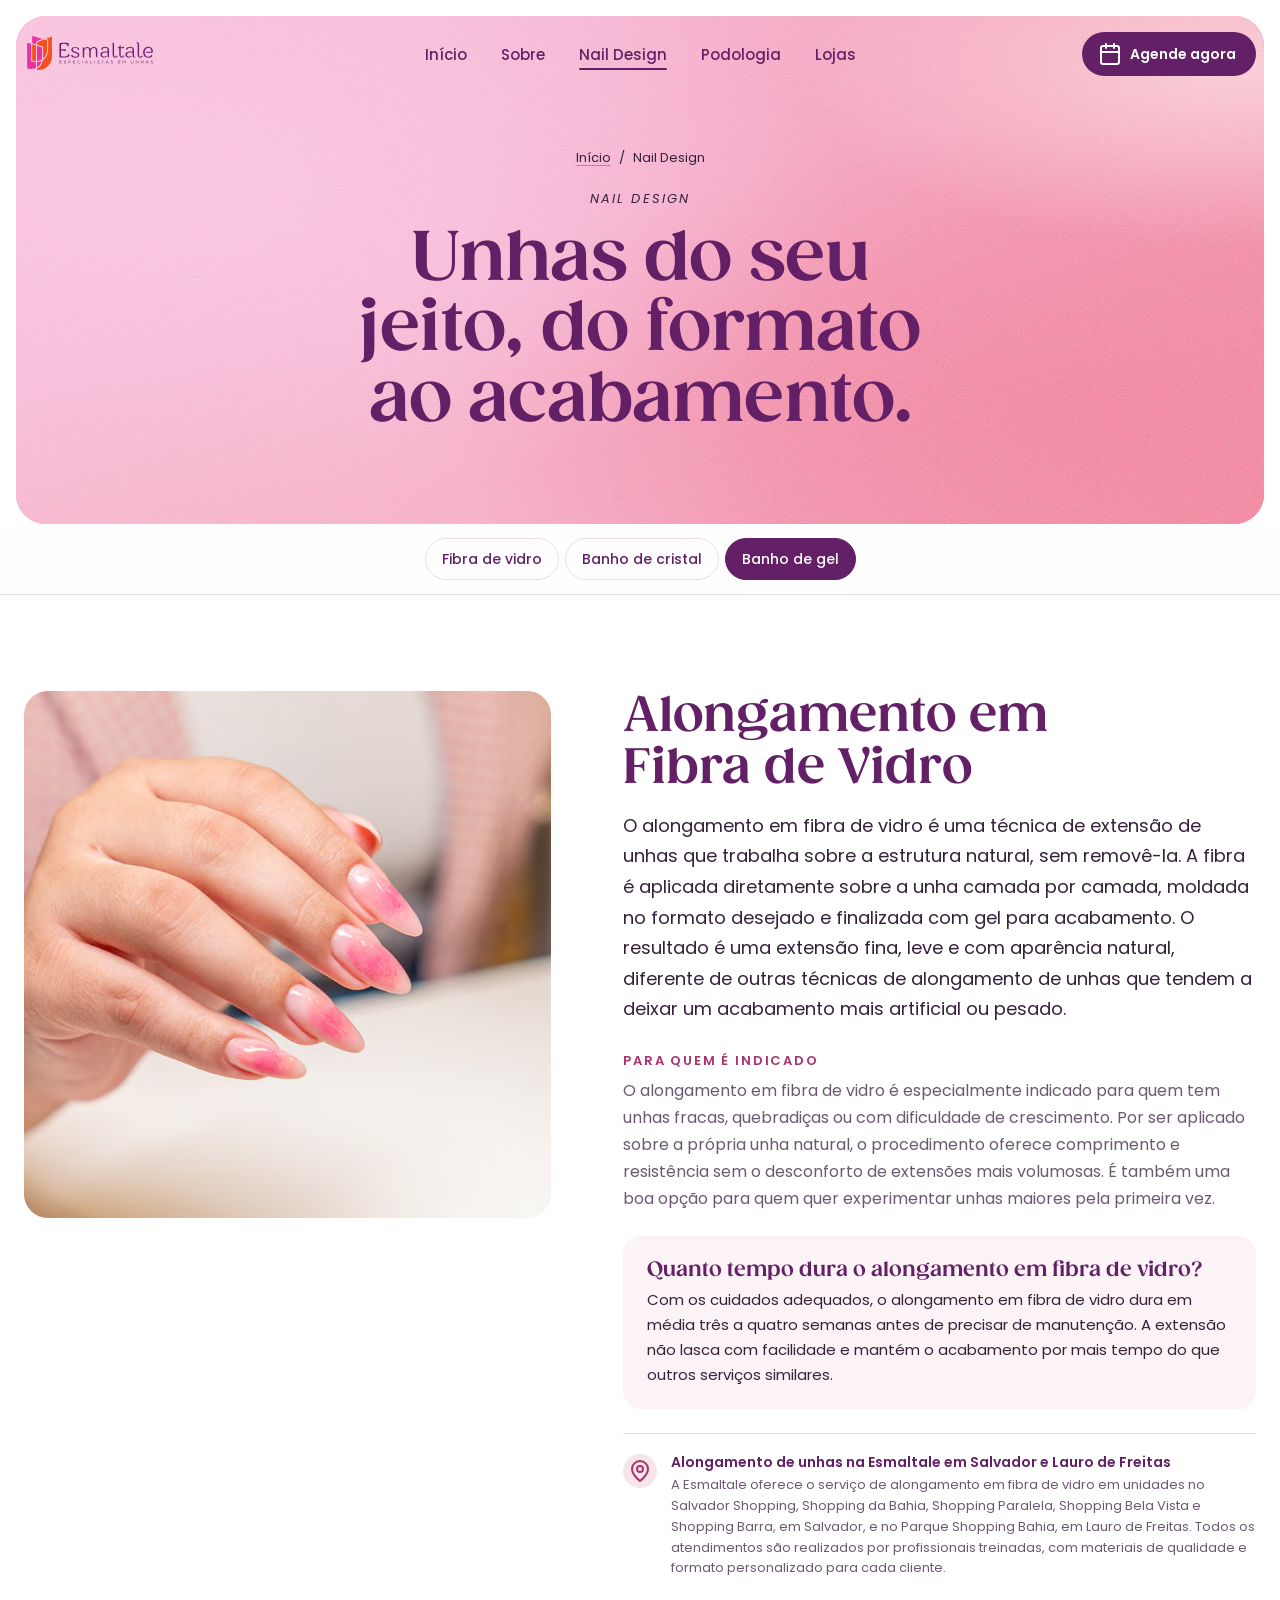
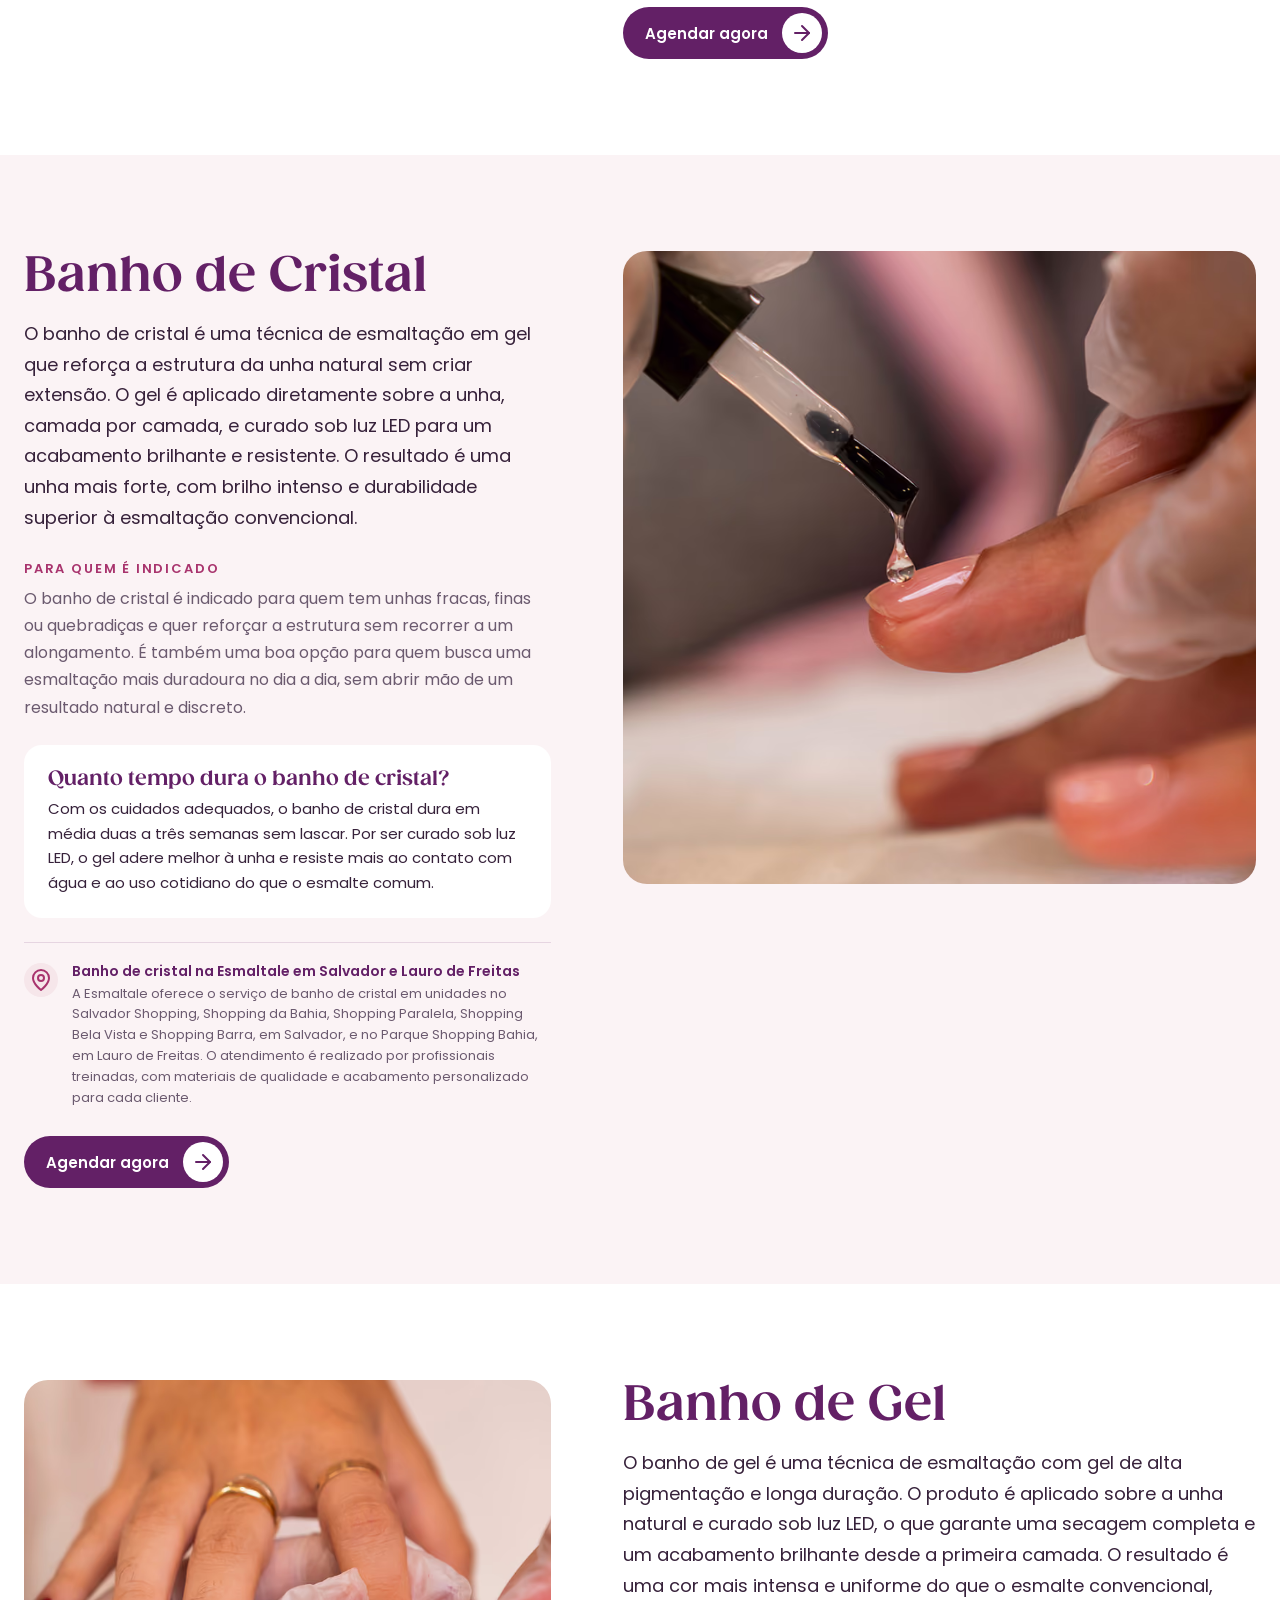
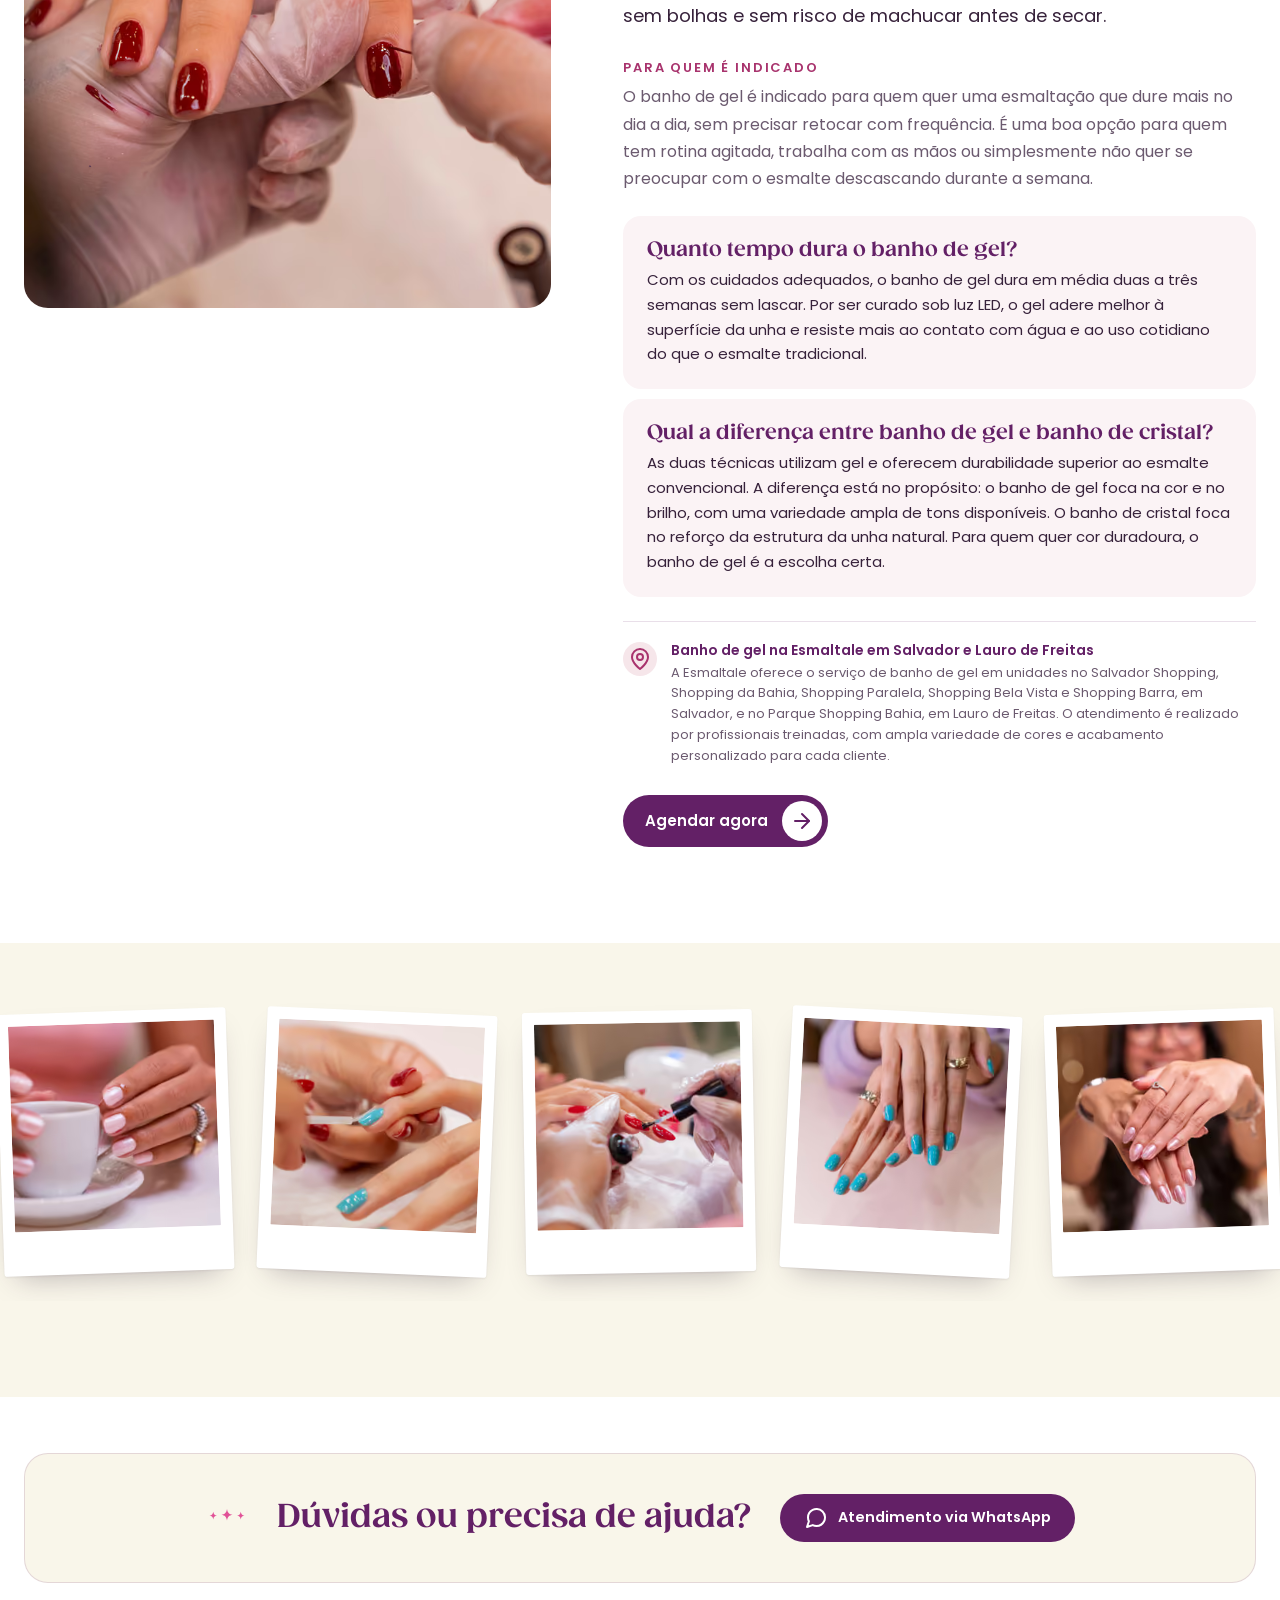
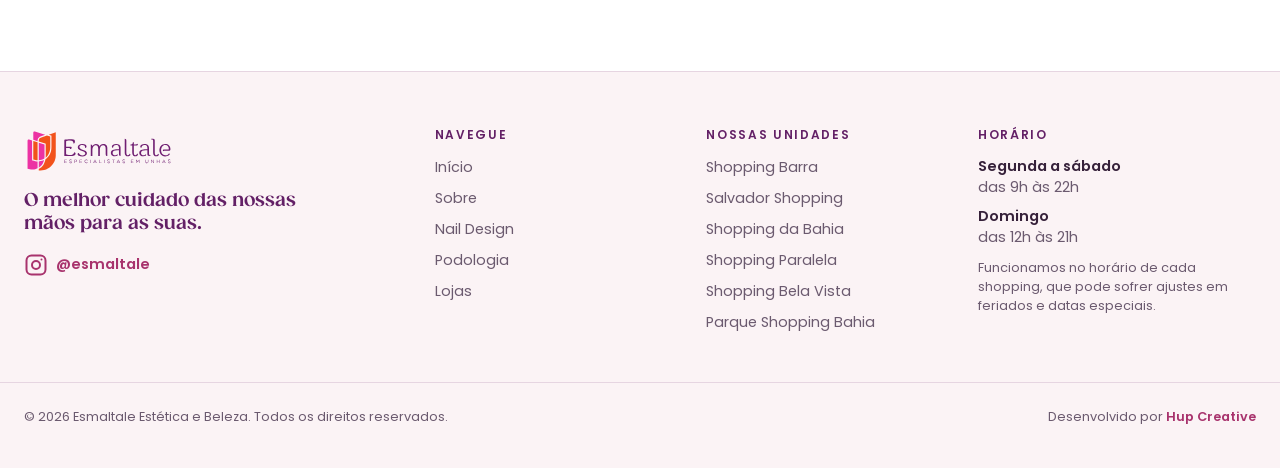
<file: nail-design/index.html>
<!DOCTYPE html><html lang="pt-BR"><head><meta charset="utf-8"><meta name="viewport" content="width=device-width, initial-scale=1"><title>Nail Design, Alongamento e Banho de Gel | Esmaltale</title><meta name="description" content="Alongamento em fibra de vidro, banho de cristal e banho de gel em Salvador e Lauro de Freitas. Agende online na Esmaltale."><link rel="canonical" href="https://esmaltale.com.br/nail-design/"><meta name="robots" content="index, follow, max-image-preview:large, max-snippet:-1, max-video-preview:-1"><script>document.documentElement.classList.add('js');</script><script>
      addEventListener('pagereveal', function (e) {
        if (!e.viewTransition) return;
        var html = document.documentElement;
        html.classList.add('vt-entrada', 'vt-ativa');
        var fim = function () {
          html.classList.remove('vt-ativa');
        };
        var vt = e.viewTransition;
        vt.ready.catch(fim);
        vt.updateCallbackDone && vt.updateCallbackDone.catch(function () {});
        vt.finished.then(fim, fim);
      });
      addEventListener('pageswap', function (e) {
        var vt = e.viewTransition;
        if (!vt) return;
        var nada = function () {};
        vt.ready.catch(nada);
        vt.updateCallbackDone && vt.updateCallbackDone.catch(nada);
        vt.finished.catch(nada);
      });
    </script><script>(function(){const ga4 = "G-G651HHSCPV";

        window.dataLayer = window.dataLayer || [];
        function gtag() {
          dataLayer.push(arguments);
        }
        window.gtag = gtag;
        gtag('js', new Date());
        gtag('config', ga4);

        (function (src) {
          function carregar() {
            var s = document.createElement('script');
            s.async = true;
            s.src = src;
            document.head.appendChild(s);
          }
          function quandoOcioso() {
            'requestIdleCallback' in window ? requestIdleCallback(carregar, { timeout: 2500 }) : setTimeout(carregar, 1200);
          }
          document.readyState === 'complete' ? quandoOcioso() : addEventListener('load', quandoOcioso, { once: true });
        })('https://www.googletagmanager.com/gtag/js?id=' + ga4);
      })();</script><script>(function(){const metaPixel = "798964139939818";

        !(function (f, b, e, v, n) {
          if (f.fbq) return;
          n = f.fbq = function () {
            n.callMethod ? n.callMethod.apply(n, arguments) : n.queue.push(arguments);
          };
          if (!f._fbq) f._fbq = n;
          n.push = n;
          n.loaded = !0;
          n.version = '2.0';
          n.queue = [];

          function carregar() {
            var t = b.createElement(e);
            t.async = !0;
            t.src = v;
            b.head.appendChild(t);
          }
          function quandoOcioso() {
            'requestIdleCallback' in f ? f.requestIdleCallback(carregar, { timeout: 2500 }) : setTimeout(carregar, 1200);
          }
          b.readyState === 'complete' ? quandoOcioso() : f.addEventListener('load', quandoOcioso, { once: true });
        })(window, document, 'script', 'https://connect.facebook.net/en_US/fbevents.js');
        fbq('init', metaPixel);
        fbq('track', 'PageView');
      })();</script><meta name="theme-color" content="#6B1F7C"><meta name="author" content="Esmaltale"><meta name="format-detection" content="telephone=no"><!-- O Google usa ícones em múltiplos de 48px (48, 96, 192); o .ico cobre navegadores antigos. --><link rel="icon" href="/favicon.ico" sizes="48x48"><link rel="icon" type="image/png" sizes="192x192" href="/favicon-192.png"><link rel="icon" type="image/png" sizes="96x96" href="/favicon-96.png"><link rel="icon" type="image/png" sizes="48x48" href="/favicon-48.png"><link rel="icon" type="image/png" sizes="32x32" href="/favicon-32.png"><link rel="apple-touch-icon" href="/apple-touch-icon.png"><link rel="preload" href="/_astro/gazpacho-bold.3yVyS3ha.woff2" as="font" type="font/woff2" crossorigin><link rel="alternate" type="text/plain" href="/llms.txt" title="Resumo do site para IAs (llms.txt)"><meta property="og:type" content="website"><meta property="og:locale" content="pt_BR"><meta property="og:site_name" content="Esmaltale"><meta property="og:title" content="Nail Design, Alongamento e Banho de Gel | Esmaltale"><meta property="og:description" content="Alongamento em fibra de vidro, banho de cristal e banho de gel em Salvador e Lauro de Freitas. Agende online na Esmaltale."><meta property="og:url" content="https://esmaltale.com.br/nail-design/"><meta property="og:image" content="https://esmaltale.com.br/_astro/galeria-07.BwIA7RNO_Z1UyoeS.jpg"><meta property="og:image:secure_url" content="https://esmaltale.com.br/_astro/galeria-07.BwIA7RNO_Z1UyoeS.jpg"><meta property="og:image:type" content="image/jpeg"><meta property="og:image:width" content="1200"><meta property="og:image:height" content="630"><meta property="og:image:alt" content="Unhas alongadas em fibra de vidro feitas na Esmaltale"><meta name="twitter:card" content="summary_large_image"><meta name="twitter:title" content="Nail Design, Alongamento e Banho de Gel | Esmaltale"><meta name="twitter:description" content="Alongamento em fibra de vidro, banho de cristal e banho de gel em Salvador e Lauro de Freitas. Agende online na Esmaltale."><meta name="twitter:image" content="https://esmaltale.com.br/_astro/galeria-07.BwIA7RNO_Z1UyoeS.jpg"><meta name="twitter:image:alt" content="Unhas alongadas em fibra de vidro feitas na Esmaltale"><meta name="geo.region" content="BR-BA"><meta name="geo.placename" content="Salvador"><script type="application/ld+json">{"@context":"https://schema.org","@graph":[{"@type":"Organization","@id":"https://esmaltale.com.br/#organizacao","name":"Esmaltale","legalName":"Esmaltale Estética e Beleza","url":"https://esmaltale.com.br/","description":"Rede de esmalterias fundada em 2017 em Salvador, com seis unidades em shoppings de Salvador e Lauro de Freitas. Manicure, pedicure, alongamento de unhas, nail design, SPA dos pés e podologia, com instrumentos esterilizados em autoclave e agendamento online.","logo":{"@type":"ImageObject","@id":"https://esmaltale.com.br/#logo","url":"https://esmaltale.com.br/logo-esmaltale.png","width":1012,"height":278,"caption":"Esmaltale"},"image":{"@id":"https://esmaltale.com.br/#logo"},"slogan":"O melhor cuidado das nossas mãos para as suas.","foundingDate":"2017","foundingLocation":{"@type":"Place","name":"Salvador, Bahia, Brasil"},"areaServed":[{"@type":"City","name":"Salvador","containedInPlace":{"@type":"State","name":"Bahia"}},{"@type":"City","name":"Lauro de Freitas","containedInPlace":{"@type":"State","name":"Bahia"}}],"knowsAbout":["Manicure","Pedicure","Banho de Gel","Banho de Cristal","Alongamento de Unhas","Aplicação de Unhas Postiças","Nail Design","SPA dos Pés","Plástica dos Pés","Podologia","Esmalteria","Cuidado com as unhas","Esterilização em autoclave"],"knowsLanguage":"pt-BR","sameAs":["https://www.instagram.com/esmaltale"],"subOrganization":[{"@id":"https://esmaltale.com.br/lojas/#shopping-barra"},{"@id":"https://esmaltale.com.br/lojas/#salvador-shopping"},{"@id":"https://esmaltale.com.br/lojas/#shopping-da-bahia"},{"@id":"https://esmaltale.com.br/lojas/#shopping-paralela"},{"@id":"https://esmaltale.com.br/lojas/#shopping-bela-vista"},{"@id":"https://esmaltale.com.br/lojas/#parque-shopping-bahia"}],"hasOfferCatalog":{"@type":"OfferCatalog","@id":"https://esmaltale.com.br/#servicos","name":"Serviços Esmaltale","itemListElement":[{"@type":"Offer","position":1,"itemOffered":{"@type":"Service","name":"Manicure","description":"Cuidado completo com as unhas das mãos: limpeza, cutícula, lixamento e esmaltação com acabamento impecável.","provider":{"@id":"https://esmaltale.com.br/#organizacao"},"areaServed":[{"@type":"City","name":"Salvador","containedInPlace":{"@type":"State","name":"Bahia"}},{"@type":"City","name":"Lauro de Freitas","containedInPlace":{"@type":"State","name":"Bahia"}}]}},{"@type":"Offer","position":2,"itemOffered":{"@type":"Service","name":"Pedicure","description":"O mesmo rigor da manicure para os pés. Limpeza, cutícula, lixamento e esmaltação com atenção a cada detalhe.","provider":{"@id":"https://esmaltale.com.br/#organizacao"},"areaServed":[{"@type":"City","name":"Salvador","containedInPlace":{"@type":"State","name":"Bahia"}},{"@type":"City","name":"Lauro de Freitas","containedInPlace":{"@type":"State","name":"Bahia"}}]}},{"@type":"Offer","position":3,"itemOffered":{"@type":"Service","name":"Banho de Gel","description":"Esmaltação de longa duração com gel de alta qualidade. Brilho intenso e resistência para o dia a dia.","provider":{"@id":"https://esmaltale.com.br/#organizacao"},"areaServed":[{"@type":"City","name":"Salvador","containedInPlace":{"@type":"State","name":"Bahia"}},{"@type":"City","name":"Lauro de Freitas","containedInPlace":{"@type":"State","name":"Bahia"}}],"url":"https://esmaltale.com.br/nail-design/#banho-de-gel"}},{"@type":"Offer","position":4,"itemOffered":{"@type":"Service","name":"Banho de Cristal","description":"Esmaltação em gel que reforça a estrutura da unha natural, sem extensão. Resultado natural e duradouro.","provider":{"@id":"https://esmaltale.com.br/#organizacao"},"areaServed":[{"@type":"City","name":"Salvador","containedInPlace":{"@type":"State","name":"Bahia"}},{"@type":"City","name":"Lauro de Freitas","containedInPlace":{"@type":"State","name":"Bahia"}}],"url":"https://esmaltale.com.br/nail-design/#banho-de-cristal"}},{"@type":"Offer","position":5,"itemOffered":{"@type":"Service","name":"Alongamento de Unhas","description":"Extensão profissional com modelagem personalizada no formato que mais combina com você, sempre com refinamento e acabamento.","provider":{"@id":"https://esmaltale.com.br/#organizacao"},"areaServed":[{"@type":"City","name":"Salvador","containedInPlace":{"@type":"State","name":"Bahia"}},{"@type":"City","name":"Lauro de Freitas","containedInPlace":{"@type":"State","name":"Bahia"}}],"url":"https://esmaltale.com.br/nail-design/#fibra-de-vidro"}},{"@type":"Offer","position":6,"itemOffered":{"@type":"Service","name":"Aplicação de Unhas Postiças","description":"Solução rápida e elegante para quem quer unhas mais longas e perfeitas em qualquer ocasião.","provider":{"@id":"https://esmaltale.com.br/#organizacao"},"areaServed":[{"@type":"City","name":"Salvador","containedInPlace":{"@type":"State","name":"Bahia"}},{"@type":"City","name":"Lauro de Freitas","containedInPlace":{"@type":"State","name":"Bahia"}}]}},{"@type":"Offer","position":7,"itemOffered":{"@type":"Service","name":"Nail Design","description":"Designs exclusivos e personalizados. Do minimalismo às tendências mais ousadas para realçar o seu estilo.","provider":{"@id":"https://esmaltale.com.br/#organizacao"},"areaServed":[{"@type":"City","name":"Salvador","containedInPlace":{"@type":"State","name":"Bahia"}},{"@type":"City","name":"Lauro de Freitas","containedInPlace":{"@type":"State","name":"Bahia"}}],"url":"https://esmaltale.com.br/nail-design/"}},{"@type":"Offer","position":8,"itemOffered":{"@type":"Service","name":"SPA dos Pés","description":"Imersão relaxante com esfoliação, hidratação e massagem. Um momento só seu, do início ao fim.","provider":{"@id":"https://esmaltale.com.br/#organizacao"},"areaServed":[{"@type":"City","name":"Salvador","containedInPlace":{"@type":"State","name":"Bahia"}},{"@type":"City","name":"Lauro de Freitas","containedInPlace":{"@type":"State","name":"Bahia"}}]}},{"@type":"Offer","position":9,"itemOffered":{"@type":"Service","name":"Plástica dos Pés","description":"Tratamento intensivo para calcanhar e pele dos pés com resultados visíveis desde a primeira sessão.","provider":{"@id":"https://esmaltale.com.br/#organizacao"},"areaServed":[{"@type":"City","name":"Salvador","containedInPlace":{"@type":"State","name":"Bahia"}},{"@type":"City","name":"Lauro de Freitas","containedInPlace":{"@type":"State","name":"Bahia"}}]}},{"@type":"Offer","position":10,"itemOffered":{"@type":"Service","name":"Podologia","description":"Cuidado clínico com as unhas e a pele dos pés. Trata encravamentos, calos, fissuras e infecções com segurança e precisão.","provider":{"@id":"https://esmaltale.com.br/#organizacao"},"areaServed":[{"@type":"City","name":"Salvador","containedInPlace":{"@type":"State","name":"Bahia"}},{"@type":"City","name":"Lauro de Freitas","containedInPlace":{"@type":"State","name":"Bahia"}}],"url":"https://esmaltale.com.br/podologia/"}}]}},{"@type":"WebSite","@id":"https://esmaltale.com.br/#site","name":"Esmaltale","url":"https://esmaltale.com.br/","description":"Rede de esmalterias fundada em 2017 em Salvador, com seis unidades em shoppings de Salvador e Lauro de Freitas. Manicure, pedicure, alongamento de unhas, nail design, SPA dos pés e podologia, com instrumentos esterilizados em autoclave e agendamento online.","inLanguage":"pt-BR","publisher":{"@id":"https://esmaltale.com.br/#organizacao"},"about":{"@id":"https://esmaltale.com.br/#organizacao"}},{"@type":"WebPage","@id":"https://esmaltale.com.br/nail-design/#pagina","url":"https://esmaltale.com.br/nail-design/","name":"Nail Design, Alongamento e Banho de Gel | Esmaltale","description":"Alongamento em fibra de vidro, banho de cristal e banho de gel em Salvador e Lauro de Freitas. Agende online na Esmaltale.","inLanguage":"pt-BR","isPartOf":{"@id":"https://esmaltale.com.br/#site"},"about":{"@id":"https://esmaltale.com.br/#organizacao"},"publisher":{"@id":"https://esmaltale.com.br/#organizacao"},"dateModified":"2026-11-13","primaryImageOfPage":{"@type":"ImageObject","url":"https://esmaltale.com.br/_astro/galeria-07.BwIA7RNO_Z1nY9Ql.jpg"},"image":"https://esmaltale.com.br/_astro/galeria-07.BwIA7RNO_Z1nY9Ql.jpg","mainEntity":[{"@id":"https://esmaltale.com.br/nail-design/#servico"},{"@id":"https://esmaltale.com.br/nail-design/#fibra-de-vidro"},{"@id":"https://esmaltale.com.br/nail-design/#banho-de-cristal"},{"@id":"https://esmaltale.com.br/nail-design/#banho-de-gel"}],"breadcrumb":{"@id":"https://esmaltale.com.br/nail-design/#trilha"}},{"@type":"BreadcrumbList","@id":"https://esmaltale.com.br/nail-design/#trilha","itemListElement":[{"@type":"ListItem","position":1,"name":"Início","item":"https://esmaltale.com.br/"},{"@type":"ListItem","position":2,"name":"Nail Design","item":"https://esmaltale.com.br/nail-design/"}]},{"@type":"Service","@id":"https://esmaltale.com.br/nail-design/#servico","name":"Nail Design","description":"Designs exclusivos e personalizados. Do minimalismo às tendências mais ousadas para realçar o seu estilo.","url":"https://esmaltale.com.br/nail-design/","serviceType":"Nail Design","category":"Beleza e cuidado com as unhas","provider":{"@id":"https://esmaltale.com.br/#organizacao"},"areaServed":[{"@type":"City","name":"Salvador","containedInPlace":{"@type":"State","name":"Bahia"}},{"@type":"City","name":"Lauro de Freitas","containedInPlace":{"@type":"State","name":"Bahia"}}],"availableChannel":{"@type":"ServiceChannel","name":"Agendamento nas unidades","serviceUrl":"https://esmaltale.com.br/lojas/","availableLanguage":"pt-BR"}},{"@type":"Service","@id":"https://esmaltale.com.br/nail-design/#fibra-de-vidro","name":"Alongamento em Fibra de Vidro","description":"O alongamento em fibra de vidro é uma técnica de extensão de unhas que trabalha sobre a estrutura natural, sem removê-la. A fibra é aplicada diretamente sobre a unha camada por camada, moldada no formato desejado e finalizada com gel para acabamento. O resultado é uma extensão fina, leve e com aparência natural, diferente de outras técnicas de alongamento de unhas que tendem a deixar um acabamento mais artificial ou pesado.","url":"https://esmaltale.com.br/nail-design/#fibra-de-vidro","serviceType":"Alongamento em Fibra de Vidro","category":"Beleza e cuidado com as unhas","provider":{"@id":"https://esmaltale.com.br/#organizacao"},"areaServed":[{"@type":"City","name":"Salvador","containedInPlace":{"@type":"State","name":"Bahia"}},{"@type":"City","name":"Lauro de Freitas","containedInPlace":{"@type":"State","name":"Bahia"}}],"availableChannel":{"@type":"ServiceChannel","name":"Agendamento nas unidades","serviceUrl":"https://esmaltale.com.br/lojas/","availableLanguage":"pt-BR"}},{"@type":"Service","@id":"https://esmaltale.com.br/nail-design/#banho-de-cristal","name":"Banho de Cristal","description":"O banho de cristal é uma técnica de esmaltação em gel que reforça a estrutura da unha natural sem criar extensão. O gel é aplicado diretamente sobre a unha, camada por camada, e curado sob luz LED para um acabamento brilhante e resistente. O resultado é uma unha mais forte, com brilho intenso e durabilidade superior à esmaltação convencional.","url":"https://esmaltale.com.br/nail-design/#banho-de-cristal","serviceType":"Banho de Cristal","category":"Beleza e cuidado com as unhas","provider":{"@id":"https://esmaltale.com.br/#organizacao"},"areaServed":[{"@type":"City","name":"Salvador","containedInPlace":{"@type":"State","name":"Bahia"}},{"@type":"City","name":"Lauro de Freitas","containedInPlace":{"@type":"State","name":"Bahia"}}],"availableChannel":{"@type":"ServiceChannel","name":"Agendamento nas unidades","serviceUrl":"https://esmaltale.com.br/lojas/","availableLanguage":"pt-BR"}},{"@type":"Service","@id":"https://esmaltale.com.br/nail-design/#banho-de-gel","name":"Banho de Gel","description":"O banho de gel é uma técnica de esmaltação com gel de alta pigmentação e longa duração. O produto é aplicado sobre a unha natural e curado sob luz LED, o que garante uma secagem completa e um acabamento brilhante desde a primeira camada. O resultado é uma cor mais intensa e uniforme do que o esmalte convencional, sem bolhas e sem risco de machucar antes de secar.","url":"https://esmaltale.com.br/nail-design/#banho-de-gel","serviceType":"Banho de Gel","category":"Beleza e cuidado com as unhas","provider":{"@id":"https://esmaltale.com.br/#organizacao"},"areaServed":[{"@type":"City","name":"Salvador","containedInPlace":{"@type":"State","name":"Bahia"}},{"@type":"City","name":"Lauro de Freitas","containedInPlace":{"@type":"State","name":"Bahia"}}],"availableChannel":{"@type":"ServiceChannel","name":"Agendamento nas unidades","serviceUrl":"https://esmaltale.com.br/lojas/","availableLanguage":"pt-BR"}},{"@type":"FAQPage","@id":"https://esmaltale.com.br/nail-design/#perguntas","inLanguage":"pt-BR","mainEntity":[{"@type":"Question","name":"Quanto tempo dura o alongamento em fibra de vidro?","acceptedAnswer":{"@type":"Answer","text":"Com os cuidados adequados, o alongamento em fibra de vidro dura em média três a quatro semanas antes de precisar de manutenção. A extensão não lasca com facilidade e mantém o acabamento por mais tempo do que outros serviços similares."}},{"@type":"Question","name":"Quanto tempo dura o banho de cristal?","acceptedAnswer":{"@type":"Answer","text":"Com os cuidados adequados, o banho de cristal dura em média duas a três semanas sem lascar. Por ser curado sob luz LED, o gel adere melhor à unha e resiste mais ao contato com água e ao uso cotidiano do que o esmalte comum."}},{"@type":"Question","name":"Quanto tempo dura o banho de gel?","acceptedAnswer":{"@type":"Answer","text":"Com os cuidados adequados, o banho de gel dura em média duas a três semanas sem lascar. Por ser curado sob luz LED, o gel adere melhor à superfície da unha e resiste mais ao contato com água e ao uso cotidiano do que o esmalte tradicional."}},{"@type":"Question","name":"Qual a diferença entre banho de gel e banho de cristal?","acceptedAnswer":{"@type":"Answer","text":"As duas técnicas utilizam gel e oferecem durabilidade superior ao esmalte convencional. A diferença está no propósito: o banho de gel foca na cor e no brilho, com uma variedade ampla de tons disponíveis. O banho de cristal foca no reforço da estrutura da unha natural. Para quem quer cor duradoura, o banho de gel é a escolha certa."}}]}]}</script><link rel="stylesheet" href="/_astro/BaseLayout.DVXbwnxV.css"><style>.hero-internal[data-astro-cid-avl7maqe]{padding:calc(var(--preview-h) + var(--frame-inset)) var(--frame-inset) 0;background-color:var(--color-white)}.hero-internal__frame[data-astro-cid-avl7maqe]{isolation:isolate;padding-top:calc(var(--header-h) + 32px);color:var(--color-purple);background-color:var(--color-blush);border-radius:18px;padding-bottom:56px;position:relative;overflow:hidden}.hero-internal__grid[data-astro-cid-avl7maqe]{z-index:1;align-items:center;gap:40px;display:grid;position:relative}.hero-internal__midia[data-astro-cid-avl7maqe]{min-width:0}.hero-internal__texto[data-astro-cid-avl7maqe]{text-align:center;max-width:760px;animation:heroInternoEntra 1s var(--ease-out-expo) both;margin-inline:auto}.hero-internal__trilha[data-astro-cid-avl7maqe]{color:var(--color-purple-dark);justify-content:center;gap:8px;margin-bottom:20px;font-size:.8125rem;display:flex}.hero-internal__trilha[data-astro-cid-avl7maqe] a[data-astro-cid-avl7maqe]{text-underline-offset:3px;transition:color .25s var(--ease);text-decoration:underline #36213a59}.hero-internal__trilha[data-astro-cid-avl7maqe] a[data-astro-cid-avl7maqe]:hover{color:var(--color-purple)}.hero-internal__tag[data-astro-cid-avl7maqe]{letter-spacing:.16em;text-transform:uppercase;color:var(--color-purple-dark);margin-bottom:14px;font-size:.8125rem;font-style:italic;display:block}.hero-internal__title[data-astro-cid-avl7maqe]{letter-spacing:-.012em;text-wrap:balance;font-size:clamp(2.4rem,5.4vw,4.25rem);line-height:1.04}.hero-internal__texto[data-astro-cid-avl7maqe] p{max-width:62ch;color:var(--color-purple-dark);margin:20px auto 0;font-size:1.0625rem;line-height:1.7}.hero-internal__texto[data-astro-cid-avl7maqe] .hero-internal__acoes{flex-wrap:wrap;justify-content:center;gap:12px 24px;margin-top:32px;display:flex}@keyframes heroInternoEntra{0%{opacity:0;transform:translateY(24px)}}@media (width>=768px){.hero-internal__frame[data-astro-cid-avl7maqe]{padding-top:calc(var(--header-h) + 56px);border-radius:30px;padding-bottom:88px}}@media (width>=1024px){.hero-internal__frame--midia[data-astro-cid-avl7maqe] .hero-internal__grid[data-astro-cid-avl7maqe]{grid-template-columns:minmax(0,1.05fr) minmax(0,.95fr);gap:64px}.hero-internal__frame--midia[data-astro-cid-avl7maqe] .hero-internal__texto[data-astro-cid-avl7maqe]{text-align:left;margin-inline:0}.hero-internal__frame--midia[data-astro-cid-avl7maqe] .hero-internal__trilha[data-astro-cid-avl7maqe]{justify-content:flex-start}.hero-internal__frame--midia[data-astro-cid-avl7maqe] .hero-internal__texto[data-astro-cid-avl7maqe] p{margin-inline:0}.hero-internal__frame--midia[data-astro-cid-avl7maqe] .hero-internal__texto[data-astro-cid-avl7maqe] .hero-internal__acoes{justify-content:flex-start}.hero-internal__frame--sangrada[data-astro-cid-avl7maqe]{padding-bottom:0}.hero-internal__frame--sangrada[data-astro-cid-avl7maqe] .hero-internal__grid[data-astro-cid-avl7maqe]{align-items:stretch}.hero-internal__frame--sangrada[data-astro-cid-avl7maqe] .hero-internal__texto[data-astro-cid-avl7maqe]{align-self:center;padding-bottom:88px}}@media (width<=1023px){.hero-internal__frame--sangrada[data-astro-cid-avl7maqe]{padding-bottom:0}.hero-internal__frame--sangrada[data-astro-cid-avl7maqe] .hero-internal__midia[data-astro-cid-avl7maqe]{margin-inline:calc(-1 * var(--gutter))}}@media (prefers-reduced-motion:reduce){.hero-internal__texto[data-astro-cid-avl7maqe]{animation:none}}
.destaque[data-astro-cid-syml6gag]{background-color:var(--color-neutral-bg);border-radius:18px;padding:22px 24px}.destaque__titulo[data-astro-cid-syml6gag]{font-family:var(--font-display);color:var(--color-purple);margin-bottom:6px;font-size:1.25rem;font-weight:700;line-height:1.2}.destaque__texto[data-astro-cid-syml6gag]{color:var(--color-purple-dark);font-size:.9375rem;line-height:1.65}.bloco-local[data-astro-cid-zcerz45f]{border-top:1px solid var(--color-line);gap:14px;padding-top:20px;display:flex}.bloco-local__icone[data-astro-cid-zcerz45f]{width:34px;height:34px;color:var(--color-pink-dark);background-color:var(--color-blush);border-radius:50%;flex-shrink:0;justify-content:center;align-items:center;display:flex}.bloco-local__titulo[data-astro-cid-zcerz45f]{color:var(--color-purple);margin-bottom:4px;font-size:.875rem;font-weight:600}.bloco-local__texto[data-astro-cid-zcerz45f]{color:var(--color-text-muted);font-size:.8125rem;line-height:1.6}html:has(.pilulas){scroll-padding-top:calc(var(--header-h) + var(--preview-h) + 84px)}.pilulas[data-astro-cid-cn72kauy]{top:calc(var(--preview-h) + var(--header-h));z-index:40;padding:14px var(--gutter);border-bottom:1px solid var(--color-line);-webkit-backdrop-filter:blur(14px);background-color:#ffffffdb;justify-content:center;display:flex;position:sticky}.pilulas__lista[data-astro-cid-cn72kauy]{overscroll-behavior-x:contain;scrollbar-width:none;gap:6px;max-width:100%;list-style:none;display:flex;position:relative;overflow:auto hidden}.pilulas__lista[data-astro-cid-cn72kauy]::-webkit-scrollbar{display:none}.pilulas__item[data-astro-cid-cn72kauy]{white-space:nowrap;color:var(--color-purple);border:1px solid var(--color-line);border-radius:var(--radius-pill);transition:background-color .25s var(--ease), color .25s var(--ease), border-color .25s var(--ease);padding:9px 16px;font-size:.875rem;font-weight:500;display:block}.pilulas__item[data-astro-cid-cn72kauy]:hover{border-color:#63206659}.pilulas__item[data-astro-cid-cn72kauy][aria-current]{color:var(--color-white);background-color:var(--color-purple);border-color:var(--color-purple)}.servico-na__grid[data-astro-cid-cn72kauy]{align-items:start;gap:32px;display:grid}.servico-na__media[data-astro-cid-cn72kauy]{border-radius:24px;overflow:hidden}.servico-na__media[data-astro-cid-cn72kauy] .servico-na__img{aspect-ratio:16/10;object-fit:cover;width:100%}.servico-na__titulo[data-astro-cid-cn72kauy]{color:var(--color-purple);text-wrap:balance;margin-bottom:16px;font-size:clamp(2rem,4vw,3rem);line-height:1.08}.servico-na__lead[data-astro-cid-cn72kauy]{color:var(--color-purple-dark);margin-bottom:28px;font-size:1.125rem;line-height:1.7}.servico-na__sub[data-astro-cid-cn72kauy]{letter-spacing:.14em;text-transform:uppercase;color:var(--color-pink-dark);margin-bottom:8px;font-size:.8125rem;font-weight:600}.servico-na__p[data-astro-cid-cn72kauy]{color:var(--color-text-muted);margin-bottom:24px;font-size:1rem;line-height:1.7}.servico-na__destaques[data-astro-cid-cn72kauy]{gap:10px;margin-bottom:24px;display:grid}.section--neutral[data-astro-cid-cn72kauy] .destaque{background-color:var(--color-white)}.servico-na__cta[data-astro-cid-cn72kauy]{margin-top:28px}@media (width>=1024px){.servico-na__grid[data-astro-cid-cn72kauy]{grid-template-columns:minmax(0,5fr) minmax(0,6fr);gap:72px}.servico-na__media[data-astro-cid-cn72kauy]{top:calc(var(--preview-h) + var(--header-h) + 96px);position:sticky}.servico-na__media[data-astro-cid-cn72kauy] .servico-na__img{aspect-ratio:1}.servico-na--inverso[data-astro-cid-cn72kauy] .servico-na__media[data-astro-cid-cn72kauy]{order:2}}
.brilhos[data-astro-cid-b4bn367k]{z-index:0;pointer-events:none;position:absolute;inset:0}.brilhos__item[data-astro-cid-b4bn367k]{opacity:0;animation:4.2s ease-in-out infinite brilhoPisca;position:absolute;transform:translate(-50%,-50%)scale(.4)}.brilhos--roxo[data-astro-cid-b4bn367k]{fill:var(--color-purple)}.brilhos--rosa[data-astro-cid-b4bn367k]{fill:var(--color-pink)}.brilhos--branco[data-astro-cid-b4bn367k]{fill:var(--color-white)}@keyframes brilhoPisca{0%,to{opacity:0;transform:translate(-50%,-50%)scale(.4)rotate(0)}45%,55%{opacity:.85;transform:translate(-50%,-50%)scale(1)rotate(20deg)}}@media (prefers-reduced-motion:reduce){.brilhos__item[data-astro-cid-b4bn367k]{opacity:.5;animation:none;transform:translate(-50%,-50%)}}
.galeria[data-astro-cid-py7gll3d]{background-color:var(--color-creme);padding-block:40px 72px;overflow:hidden}.galeria__faixa[data-astro-cid-py7gll3d]{overflow:hidden}.galeria__trilho[data-astro-cid-py7gll3d]{width:max-content;animation:60s linear infinite galeriaLoop;display:flex}.galeria__faixa[data-astro-cid-py7gll3d]:hover .galeria__trilho[data-astro-cid-py7gll3d],.galeria__faixa[data-astro-cid-py7gll3d]:focus-within .galeria__trilho[data-astro-cid-py7gll3d]{animation-play-state:paused}.galeria__grupo[data-astro-cid-py7gll3d]{gap:22px;padding:20px 22px 28px 0;list-style:none;display:flex}.galeria__foto[data-astro-cid-py7gll3d]{background-color:var(--color-white);cursor:zoom-in;width:200px;transform:rotate(var(--giro,-2deg));transition:transform .6s var(--ease-out-expo), box-shadow .6s var(--ease-out-expo);border-radius:3px;padding:10px 10px 38px;display:block;box-shadow:0 1px 2px #36213a14,0 14px 30px -14px #36213a59}.galeria__grupo[data-astro-cid-py7gll3d] li[data-astro-cid-py7gll3d]:nth-child(4n+2) .galeria__foto[data-astro-cid-py7gll3d]{--giro:2.5deg}.galeria__grupo[data-astro-cid-py7gll3d] li[data-astro-cid-py7gll3d]:nth-child(4n+3) .galeria__foto[data-astro-cid-py7gll3d]{--giro:-1deg}.galeria__grupo[data-astro-cid-py7gll3d] li[data-astro-cid-py7gll3d]:nth-child(4n+4) .galeria__foto[data-astro-cid-py7gll3d]{--giro:3deg}.galeria__foto[data-astro-cid-py7gll3d]:hover,.galeria__foto[data-astro-cid-py7gll3d]:focus-visible{transform:rotate(0)translateY(-8px)scale(1.04);box-shadow:0 1px 2px #36213a14,0 24px 40px -16px #36213a66}.galeria__foto[data-astro-cid-py7gll3d] img{aspect-ratio:1;object-fit:cover;border-radius:1px;width:100%}@keyframes galeriaLoop{to{transform:translate(-50%)}}.galeria__modal[data-astro-cid-py7gll3d]{background:0 0;border:0;width:min(92vw,880px);max-height:90vh;margin:auto;padding:0;overflow:visible}.galeria__modal[data-astro-cid-py7gll3d][open]{animation:galeriaModalIn .42s var(--ease-out-expo) both}.galeria__modal[data-astro-cid-py7gll3d]::backdrop{-webkit-backdrop-filter:blur(6px);background-color:#36213ad1}.galeria__modal[data-astro-cid-py7gll3d][open]::backdrop{animation:galeriaFundoIn .45s var(--ease-out-expo) both}@keyframes galeriaModalIn{0%{opacity:0;transform:scale(.96)}}@keyframes galeriaFundoIn{0%{-webkit-backdrop-filter:blur();background-color:#36213a00}}.galeria__ampliada[data-astro-cid-py7gll3d]{object-fit:contain;border-radius:16px;width:100%;max-height:86vh}.galeria__ctrl[data-astro-cid-py7gll3d]{width:44px;height:44px;color:var(--color-purple-dark);background-color:var(--color-white);transition:transform .25s var(--ease);border-radius:50%;justify-content:center;align-items:center;display:flex;position:absolute;box-shadow:0 6px 18px #2a242840}.galeria__ctrl[data-astro-cid-py7gll3d]:hover{transform:scale(1.06)}.galeria__fechar[data-astro-cid-py7gll3d]{top:-14px;right:-14px}.galeria__anterior[data-astro-cid-py7gll3d],.galeria__proxima[data-astro-cid-py7gll3d]{margin-top:-22px;top:50%}.galeria__anterior[data-astro-cid-py7gll3d]{left:12px}.galeria__anterior[data-astro-cid-py7gll3d] .icon{transform:rotate(180deg)}.galeria__proxima[data-astro-cid-py7gll3d]{right:12px}@media (width>=768px){.galeria[data-astro-cid-py7gll3d]{padding-block:48px 96px}.galeria__foto[data-astro-cid-py7gll3d]{width:230px;padding:12px 12px 44px}.galeria__grupo[data-astro-cid-py7gll3d]{gap:32px;padding-right:32px}}@media (prefers-reduced-motion:reduce){.galeria__faixa[data-astro-cid-py7gll3d]{overscroll-behavior-x:contain;overflow:auto hidden}.galeria__trilho[data-astro-cid-py7gll3d]{animation:none}}
</style></head><body><a href="#conteudo" class="skip-link">Pular para o conteúdo</a><header class="site-header" data-header data-astro-cid-isef26zo><div class="container site-header__inner" data-astro-cid-isef26zo><a href="/" class="site-header__logo" aria-label="Esmaltale, página inicial" data-astro-cid-isef26zo><img src="/_astro/logo-cor.Dva9ngQj.svg" width="140" height="43" alt="" class="logo" data-astro-cid-isef26zo></a><nav class="site-nav" aria-label="Principal" data-astro-cid-isef26zo><ul data-astro-cid-isef26zo><li data-astro-cid-isef26zo><a href="/" data-astro-cid-isef26zo>Início</a></li><li data-astro-cid-isef26zo><a href="/sobre/" data-astro-cid-isef26zo>Sobre</a></li><li data-astro-cid-isef26zo><a href="/nail-design/" aria-current="page" data-astro-cid-isef26zo>Nail Design</a></li><li data-astro-cid-isef26zo><a href="/podologia/" data-astro-cid-isef26zo>Podologia</a></li><li data-astro-cid-isef26zo><a href="/lojas/" data-astro-cid-isef26zo>Lojas</a></li></ul></nav><button type="button" class="site-header__cta" data-booking data-booking-origem="header" data-astro-cid-isef26zo><svg xmlns="http://www.w3.org/2000/svg" viewBox="0 0 24 24" width="18" height="18" fill="none" stroke="currentColor" stroke-width="2" stroke-linecap="round" stroke-linejoin="round" class="icon" aria-hidden="true" focusable="false"><rect pathLength="1" x="3" y="4" width="18" height="18" rx="2"></rect><path pathLength="1" d="M16 2v4"></path><path pathLength="1" d="M8 2v4"></path><path pathLength="1" d="M3 10h18"></path></svg>Agende agora</button><button type="button" class="site-header__toggle" aria-expanded="false" aria-controls="mobile-menu" aria-label="Abrir menu" data-menu-toggle data-astro-cid-isef26zo><svg xmlns="http://www.w3.org/2000/svg" viewBox="0 0 24 24" width="24" height="24" fill="none" stroke="currentColor" stroke-width="2" stroke-linecap="round" stroke-linejoin="round" class="icon" aria-hidden="true" focusable="false"><path pathLength="1" d="M4 7h16"></path><path pathLength="1" d="M4 12h16"></path><path pathLength="1" d="M4 17h16"></path></svg></button></div></header><div class="mobile-menu" id="mobile-menu" hidden data-mobile-menu data-astro-cid-isef26zo><div class="gradiente-marca mobile-menu__fundo" aria-hidden="true" data-astro-cid-isef26zo></div><div class="mobile-menu__top container" data-astro-cid-isef26zo><img src="/_astro/logo-cor.Dva9ngQj.svg" width="140" height="43" alt="Esmaltale" class="logo" data-astro-cid-isef26zo><button type="button" class="mobile-menu__close" aria-label="Fechar menu" data-menu-close data-astro-cid-isef26zo><svg xmlns="http://www.w3.org/2000/svg" viewBox="0 0 24 24" width="24" height="24" fill="none" stroke="currentColor" stroke-width="2" stroke-linecap="round" stroke-linejoin="round" class="icon" aria-hidden="true" focusable="false"><path pathLength="1" d="M18 6 6 18"></path><path pathLength="1" d="m6 6 12 12"></path></svg></button></div><nav aria-label="Menu" class="mobile-menu__nav container" data-astro-cid-isef26zo><ul data-astro-cid-isef26zo><li style="--n:0" data-astro-cid-isef26zo><a href="/" data-astro-cid-isef26zo>Início</a></li><li style="--n:1" data-astro-cid-isef26zo><a href="/sobre/" data-astro-cid-isef26zo>Sobre</a></li><li style="--n:2" data-astro-cid-isef26zo><a href="/nail-design/" aria-current="page" data-astro-cid-isef26zo>Nail Design</a></li><li style="--n:3" data-astro-cid-isef26zo><a href="/podologia/" data-astro-cid-isef26zo>Podologia</a></li><li style="--n:4" data-astro-cid-isef26zo><a href="/lojas/" data-astro-cid-isef26zo>Lojas</a></li></ul><button type="button" class="specular-button specular-button--dark" style="--n:5" data-booking data-booking-origem="header" data-astro-cid-isef26zo>Agende agora</button></nav></div><script type="module">var e=document.querySelector(`[data-header]`),t=document.querySelector(`[data-mobile-menu]`),n=document.querySelector(`[data-menu-toggle]`),r=document.querySelector(`[data-menu-close]`),i=()=>e?.classList.toggle(`is-scrolled`,window.scrollY>24);i(),window.addEventListener(`scroll`,i,{passive:!0});var a=window.matchMedia(`(prefers-reduced-motion: reduce)`),o;function s(){t&&n&&(window.clearTimeout(o),t.classList.remove(`is-closing`),t.hidden=!1,t.classList.add(`is-open`),n.setAttribute(`aria-expanded`,`true`),document.body.style.overflow=`hidden`,r?.focus({preventScroll:!0}))}function c(){t&&(t.hidden=!0,t.classList.remove(`is-open`,`is-closing`),document.body.style.overflow=``)}function l(e=!0,r=!1){if(t&&n&&!t.hidden&&!t.classList.contains(`is-closing`)){if(n.setAttribute(`aria-expanded`,`false`),e&&n.focus({preventScroll:!0}),r||a.matches)return c();t.classList.remove(`is-open`),t.classList.add(`is-closing`),o=window.setTimeout(c,340)}}n?.addEventListener(`click`,s),r?.addEventListener(`click`,()=>l()),t?.querySelectorAll(`a, [data-booking]`).forEach(e=>e.addEventListener(`click`,()=>{let t=e.getAttribute(`href`);(!t||t.startsWith(`#`)||new URL(t,location.href).pathname===location.pathname)&&l(!1)})),window.addEventListener(`pageshow`,e=>{e.persisted&&l(!1,!0)}),document.addEventListener(`keydown`,e=>{if(t&&!t.hidden&&(e.key===`Escape`&&l(),e.key===`Tab`)){let n=t.querySelectorAll(`a, button`),r=n[0],i=n[n.length-1];e.shiftKey&&document.activeElement===r?(e.preventDefault(),i.focus()):!e.shiftKey&&document.activeElement===i&&(e.preventDefault(),r.focus())}}),window.matchMedia(`(min-width: 1024px)`).addEventListener(`change`,e=>{e.matches&&l(!1)});</script><main id="conteudo"><section class="hero-internal" data-hero data-astro-cid-avl7maqe><div class="hero-internal__frame" data-astro-cid-avl7maqe><div class="gradiente-marca" aria-hidden="true" data-astro-cid-avl7maqe></div><div class="brilhos brilhos--roxo" aria-hidden="true" data-astro-cid-b4bn367k><svg class="brilhos__item" viewBox="0 0 24 24" focusable="false" style="left:9%; top:34%; width:22px; height:22px; animation-delay:0s; animation-duration:3.6s" data-astro-cid-b4bn367k><path d="M12 2c.8 5.2 2.8 7.2 8 8-5.2.8-7.2 2.8-8 8-.8-5.2-2.8-7.2-8-8 5.2-.8 7.2-2.8 8-8z" data-astro-cid-b4bn367k></path></svg><svg class="brilhos__item" viewBox="0 0 24 24" focusable="false" style="left:16%; top:70%; width:12px; height:12px; animation-delay:1.1s; animation-duration:4.4s" data-astro-cid-b4bn367k><path d="M12 2c.8 5.2 2.8 7.2 8 8-5.2.8-7.2 2.8-8 8-.8-5.2-2.8-7.2-8-8 5.2-.8 7.2-2.8 8-8z" data-astro-cid-b4bn367k></path></svg><svg class="brilhos__item" viewBox="0 0 24 24" focusable="false" style="left:24%; top:22%; width:10px; height:10px; animation-delay:2.3s; animation-duration:5.2s" data-astro-cid-b4bn367k><path d="M12 2c.8 5.2 2.8 7.2 8 8-5.2.8-7.2 2.8-8 8-.8-5.2-2.8-7.2-8-8 5.2-.8 7.2-2.8 8-8z" data-astro-cid-b4bn367k></path></svg><svg class="brilhos__item" viewBox="0 0 24 24" focusable="false" style="left:78%; top:26%; width:14px; height:14px; animation-delay:0.5s; animation-duration:3.6s" data-astro-cid-b4bn367k><path d="M12 2c.8 5.2 2.8 7.2 8 8-5.2.8-7.2 2.8-8 8-.8-5.2-2.8-7.2-8-8 5.2-.8 7.2-2.8 8-8z" data-astro-cid-b4bn367k></path></svg><svg class="brilhos__item" viewBox="0 0 24 24" focusable="false" style="left:88%; top:58%; width:24px; height:24px; animation-delay:1.7s; animation-duration:4.4s" data-astro-cid-b4bn367k><path d="M12 2c.8 5.2 2.8 7.2 8 8-5.2.8-7.2 2.8-8 8-.8-5.2-2.8-7.2-8-8 5.2-.8 7.2-2.8 8-8z" data-astro-cid-b4bn367k></path></svg><svg class="brilhos__item" viewBox="0 0 24 24" focusable="false" style="left:72%; top:80%; width:10px; height:10px; animation-delay:2.9s; animation-duration:5.2s" data-astro-cid-b4bn367k><path d="M12 2c.8 5.2 2.8 7.2 8 8-5.2.8-7.2 2.8-8 8-.8-5.2-2.8-7.2-8-8 5.2-.8 7.2-2.8 8-8z" data-astro-cid-b4bn367k></path></svg><svg class="brilhos__item" viewBox="0 0 24 24" focusable="false" style="left:50%; top:90%; width:9px; height:9px; animation-delay:3.4s; animation-duration:3.6s" data-astro-cid-b4bn367k><path d="M12 2c.8 5.2 2.8 7.2 8 8-5.2.8-7.2 2.8-8 8-.8-5.2-2.8-7.2-8-8 5.2-.8 7.2-2.8 8-8z" data-astro-cid-b4bn367k></path></svg></div><div class="container hero-internal__grid" data-astro-cid-avl7maqe><div class="hero-internal__texto" data-astro-cid-avl7maqe><nav class="hero-internal__trilha" aria-label="Trilha de navegação" data-astro-cid-avl7maqe><a href="/" data-astro-cid-avl7maqe>Início</a><span aria-hidden="true" data-astro-cid-avl7maqe>/</span><span aria-current="page" data-astro-cid-avl7maqe>Nail Design</span></nav><span class="hero-internal__tag" data-astro-cid-avl7maqe>Nail Design</span><h1 class="hero-internal__title" data-astro-cid-avl7maqe>Unhas do seu jeito, do formato ao acabamento.</h1></div></div></div></section><nav class="pilulas" aria-label="Serviços de nail design" data-pilulas data-astro-cid-cn72kauy><ul class="pilulas__lista" data-astro-cid-cn72kauy><li data-astro-cid-cn72kauy><a href="#fibra-de-vidro" class="pilulas__item" data-astro-cid-cn72kauy>Fibra de vidro</a></li><li data-astro-cid-cn72kauy><a href="#banho-de-cristal" class="pilulas__item" data-astro-cid-cn72kauy>Banho de cristal</a></li><li data-astro-cid-cn72kauy><a href="#banho-de-gel" class="pilulas__item" data-astro-cid-cn72kauy>Banho de gel</a></li></ul></nav><section id="fibra-de-vidro" class="section servico-na section--white" aria-labelledby="fibra-de-vidro-titulo" data-secao-na data-astro-cid-cn72kauy><div class="container servico-na__grid" data-astro-cid-cn72kauy><div class="servico-na__media" data-reveal data-astro-cid-cn72kauy><picture data-astro-cid-cn72kauy="true"><source srcset="/_astro/galeria-07.BwIA7RNO_Z1FqBfp.avif 480w, /_astro/galeria-07.BwIA7RNO_Z12i15j.avif 720w, /_astro/galeria-07.BwIA7RNO_ZfyHhQ.avif 900w" type="image/avif" sizes="(min-width: 1024px) 500px, 92vw"><source srcset="/_astro/galeria-07.BwIA7RNO_Z1n0OIB.webp 480w, /_astro/galeria-07.BwIA7RNO_ZIReyv.webp 720w, /_astro/galeria-07.BwIA7RNO_Z13QPKO.webp 900w" type="image/webp" sizes="(min-width: 1024px) 500px, 92vw"><img src="/_astro/galeria-07.BwIA7RNO_2iy1WD.jpg" srcset="/_astro/galeria-07.BwIA7RNO_Z1gnBbG.jpg 480w, /_astro/galeria-07.BwIA7RNO_ZCf11A.jpg 720w, /_astro/galeria-07.BwIA7RNO_2iy1WD.jpg 900w" sizes="(min-width: 1024px) 500px, 92vw" alt="Unhas com alongamento em fibra de vidro e acabamento natural em degradê rosa" loading="eager" data-astro-cid-cn72kauy="true" decoding="async" width="900" height="1080" class="servico-na__img"></picture></div><div class="servico-na__texto" data-reveal style="--reveal-delay: 100ms" data-astro-cid-cn72kauy><h2 class="servico-na__titulo" id="fibra-de-vidro-titulo" data-astro-cid-cn72kauy>Alongamento em Fibra de Vidro</h2><p class="servico-na__lead" data-astro-cid-cn72kauy>O alongamento em fibra de vidro é uma técnica de extensão de unhas que trabalha sobre a estrutura natural, sem removê-la. A fibra é aplicada diretamente sobre a unha camada por camada, moldada no formato desejado e finalizada com gel para acabamento. O resultado é uma extensão fina, leve e com aparência natural, diferente de outras técnicas de alongamento de unhas que tendem a deixar um acabamento mais artificial ou pesado.</p><h3 class="servico-na__sub" data-astro-cid-cn72kauy>Para quem é indicado</h3><p class="servico-na__p" data-astro-cid-cn72kauy>O alongamento em fibra de vidro é especialmente indicado para quem tem unhas fracas, quebradiças ou com dificuldade de crescimento. Por ser aplicado sobre a própria unha natural, o procedimento oferece comprimento e resistência sem o desconforto de extensões mais volumosas. É também uma boa opção para quem quer experimentar unhas maiores pela primeira vez.</p><div class="servico-na__destaques" data-astro-cid-cn72kauy><div class="destaque" data-astro-cid-syml6gag><h3 class="destaque__titulo" data-astro-cid-syml6gag>Quanto tempo dura o alongamento em fibra de vidro?</h3><p class="destaque__texto" data-astro-cid-syml6gag>Com os cuidados adequados, o alongamento em fibra de vidro dura em média três a quatro semanas antes de precisar de manutenção. A extensão não lasca com facilidade e mantém o acabamento por mais tempo do que outros serviços similares.</p></div></div><aside class="bloco-local" data-astro-cid-zcerz45f><span class="bloco-local__icone" data-astro-cid-zcerz45f><svg xmlns="http://www.w3.org/2000/svg" viewBox="0 0 24 24" width="18" height="18" fill="none" stroke="currentColor" stroke-width="2" stroke-linecap="round" stroke-linejoin="round" class="icon" aria-hidden="true" focusable="false"><path pathLength="1" d="M20 10c0 6-8 12-8 12s-8-6-8-12a8 8 0 0 1 16 0Z"></path><circle pathLength="1" cx="12" cy="10" r="3"></circle></svg></span><div data-astro-cid-zcerz45f><h3 class="bloco-local__titulo" data-astro-cid-zcerz45f>Alongamento de unhas na Esmaltale em Salvador e Lauro de Freitas</h3><p class="bloco-local__texto" data-astro-cid-zcerz45f>A Esmaltale oferece o serviço de alongamento em fibra de vidro em unidades no Salvador Shopping, Shopping da Bahia, Shopping Paralela, Shopping Bela Vista e Shopping Barra, em Salvador, e no Parque Shopping Bahia, em Lauro de Freitas. Todos os atendimentos são realizados por profissionais treinadas, com materiais de qualidade e formato personalizado para cada cliente.</p></div></aside><button type="button" class="btn-seta servico-na__cta" data-booking data-booking-origem="pagina_servico" data-astro-cid-cn72kauy>Agendar agora<span class="sr-only" data-astro-cid-cn72kauy>: Alongamento em Fibra de Vidro</span><span class="btn-seta__circulo" aria-hidden="true" data-astro-cid-cn72kauy><svg xmlns="http://www.w3.org/2000/svg" viewBox="0 0 24 24" width="18" height="18" fill="none" stroke="currentColor" stroke-width="2" stroke-linecap="round" stroke-linejoin="round" class="icon" aria-hidden="true" focusable="false"><path pathLength="1" d="M5 12h14"></path><path pathLength="1" d="m12 5 7 7-7 7"></path></svg></span></button></div></div></section><section id="banho-de-cristal" class="section servico-na section--neutral servico-na--inverso" aria-labelledby="banho-de-cristal-titulo" data-secao-na data-astro-cid-cn72kauy><div class="container servico-na__grid" data-astro-cid-cn72kauy><div class="servico-na__media" data-reveal data-astro-cid-cn72kauy><picture data-astro-cid-cn72kauy="true"><source srcset="/_astro/banho-de-cristal.C-NhbJwh_tt6j4.avif 480w, /_astro/banho-de-cristal.C-NhbJwh_Z1OVtHm.avif 720w, /_astro/banho-de-cristal.C-NhbJwh_5OJ8D.avif 900w" type="image/avif" sizes="(min-width: 1024px) 500px, 92vw"><source srcset="/_astro/banho-de-cristal.C-NhbJwh_2ba1MF.webp 480w, /_astro/banho-de-cristal.C-NhbJwh_Z8fydK.webp 720w, /_astro/banho-de-cristal.C-NhbJwh_1V9006.webp 900w" type="image/webp" sizes="(min-width: 1024px) 500px, 92vw"><img src="/_astro/banho-de-cristal.C-NhbJwh_Z2n1Lrc.jpg" srcset="/_astro/banho-de-cristal.C-NhbJwh_2wGkMG.jpg 480w, /_astro/banho-de-cristal.C-NhbJwh_dgJLg.jpg 720w, /_astro/banho-de-cristal.C-NhbJwh_Z2n1Lrc.jpg 900w" sizes="(min-width: 1024px) 500px, 92vw" alt="Profissional aplicando banho de cristal em gel sobre a unha natural" loading="lazy" data-astro-cid-cn72kauy="true" decoding="async" width="900" height="1080" class="servico-na__img"></picture></div><div class="servico-na__texto" data-reveal style="--reveal-delay: 100ms" data-astro-cid-cn72kauy><h2 class="servico-na__titulo" id="banho-de-cristal-titulo" data-astro-cid-cn72kauy>Banho de Cristal</h2><p class="servico-na__lead" data-astro-cid-cn72kauy>O banho de cristal é uma técnica de esmaltação em gel que reforça a estrutura da unha natural sem criar extensão. O gel é aplicado diretamente sobre a unha, camada por camada, e curado sob luz LED para um acabamento brilhante e resistente. O resultado é uma unha mais forte, com brilho intenso e durabilidade superior à esmaltação convencional.</p><h3 class="servico-na__sub" data-astro-cid-cn72kauy>Para quem é indicado</h3><p class="servico-na__p" data-astro-cid-cn72kauy>O banho de cristal é indicado para quem tem unhas fracas, finas ou quebradiças e quer reforçar a estrutura sem recorrer a um alongamento. É também uma boa opção para quem busca uma esmaltação mais duradoura no dia a dia, sem abrir mão de um resultado natural e discreto.</p><div class="servico-na__destaques" data-astro-cid-cn72kauy><div class="destaque" data-astro-cid-syml6gag><h3 class="destaque__titulo" data-astro-cid-syml6gag>Quanto tempo dura o banho de cristal?</h3><p class="destaque__texto" data-astro-cid-syml6gag>Com os cuidados adequados, o banho de cristal dura em média duas a três semanas sem lascar. Por ser curado sob luz LED, o gel adere melhor à unha e resiste mais ao contato com água e ao uso cotidiano do que o esmalte comum.</p></div></div><aside class="bloco-local" data-astro-cid-zcerz45f><span class="bloco-local__icone" data-astro-cid-zcerz45f><svg xmlns="http://www.w3.org/2000/svg" viewBox="0 0 24 24" width="18" height="18" fill="none" stroke="currentColor" stroke-width="2" stroke-linecap="round" stroke-linejoin="round" class="icon" aria-hidden="true" focusable="false"><path pathLength="1" d="M20 10c0 6-8 12-8 12s-8-6-8-12a8 8 0 0 1 16 0Z"></path><circle pathLength="1" cx="12" cy="10" r="3"></circle></svg></span><div data-astro-cid-zcerz45f><h3 class="bloco-local__titulo" data-astro-cid-zcerz45f>Banho de cristal na Esmaltale em Salvador e Lauro de Freitas</h3><p class="bloco-local__texto" data-astro-cid-zcerz45f>A Esmaltale oferece o serviço de banho de cristal em unidades no Salvador Shopping, Shopping da Bahia, Shopping Paralela, Shopping Bela Vista e Shopping Barra, em Salvador, e no Parque Shopping Bahia, em Lauro de Freitas. O atendimento é realizado por profissionais treinadas, com materiais de qualidade e acabamento personalizado para cada cliente.</p></div></aside><button type="button" class="btn-seta servico-na__cta" data-booking data-booking-origem="pagina_servico" data-astro-cid-cn72kauy>Agendar agora<span class="sr-only" data-astro-cid-cn72kauy>: Banho de Cristal</span><span class="btn-seta__circulo" aria-hidden="true" data-astro-cid-cn72kauy><svg xmlns="http://www.w3.org/2000/svg" viewBox="0 0 24 24" width="18" height="18" fill="none" stroke="currentColor" stroke-width="2" stroke-linecap="round" stroke-linejoin="round" class="icon" aria-hidden="true" focusable="false"><path pathLength="1" d="M5 12h14"></path><path pathLength="1" d="m12 5 7 7-7 7"></path></svg></span></button></div></div></section><section id="banho-de-gel" class="section servico-na section--white" aria-labelledby="banho-de-gel-titulo" data-secao-na data-astro-cid-cn72kauy><div class="container servico-na__grid" data-astro-cid-cn72kauy><div class="servico-na__media" data-reveal data-astro-cid-cn72kauy><picture data-astro-cid-cn72kauy="true"><source srcset="/_astro/banho-de-gel.CJlm30am_Z1QBo16.avif 480w, /_astro/banho-de-gel.CJlm30am_QC0l3.avif 720w, /_astro/banho-de-gel.CJlm30am_oFGVb.avif 900w" type="image/avif" sizes="(min-width: 1024px) 500px, 92vw"><source srcset="/_astro/banho-de-gel.CJlm30am_Z1tOXDp.webp 480w, /_astro/banho-de-gel.CJlm30am_1eopHJ.webp 720w, /_astro/banho-de-gel.CJlm30am_1NniOE.webp 900w" type="image/webp" sizes="(min-width: 1024px) 500px, 92vw"><img src="/_astro/banho-de-gel.CJlm30am_Z1cHkcs.jpg" srcset="/_astro/banho-de-gel.CJlm30am_1ckqz8.jpg 480w, /_astro/banho-de-gel.CJlm30am_Z19CiRE.jpg 720w, /_astro/banho-de-gel.CJlm30am_Z1cHkcs.jpg 900w" sizes="(min-width: 1024px) 500px, 92vw" alt="Unhas com banho de gel vermelho de alto brilho" loading="lazy" data-astro-cid-cn72kauy="true" decoding="async" width="900" height="1080" class="servico-na__img"></picture></div><div class="servico-na__texto" data-reveal style="--reveal-delay: 100ms" data-astro-cid-cn72kauy><h2 class="servico-na__titulo" id="banho-de-gel-titulo" data-astro-cid-cn72kauy>Banho de Gel</h2><p class="servico-na__lead" data-astro-cid-cn72kauy>O banho de gel é uma técnica de esmaltação com gel de alta pigmentação e longa duração. O produto é aplicado sobre a unha natural e curado sob luz LED, o que garante uma secagem completa e um acabamento brilhante desde a primeira camada. O resultado é uma cor mais intensa e uniforme do que o esmalte convencional, sem bolhas e sem risco de machucar antes de secar.</p><h3 class="servico-na__sub" data-astro-cid-cn72kauy>Para quem é indicado</h3><p class="servico-na__p" data-astro-cid-cn72kauy>O banho de gel é indicado para quem quer uma esmaltação que dure mais no dia a dia, sem precisar retocar com frequência. É uma boa opção para quem tem rotina agitada, trabalha com as mãos ou simplesmente não quer se preocupar com o esmalte descascando durante a semana.</p><div class="servico-na__destaques" data-astro-cid-cn72kauy><div class="destaque" data-astro-cid-syml6gag><h3 class="destaque__titulo" data-astro-cid-syml6gag>Quanto tempo dura o banho de gel?</h3><p class="destaque__texto" data-astro-cid-syml6gag>Com os cuidados adequados, o banho de gel dura em média duas a três semanas sem lascar. Por ser curado sob luz LED, o gel adere melhor à superfície da unha e resiste mais ao contato com água e ao uso cotidiano do que o esmalte tradicional.</p></div><div class="destaque" data-astro-cid-syml6gag><h3 class="destaque__titulo" data-astro-cid-syml6gag>Qual a diferença entre banho de gel e banho de cristal?</h3><p class="destaque__texto" data-astro-cid-syml6gag>As duas técnicas utilizam gel e oferecem durabilidade superior ao esmalte convencional. A diferença está no propósito: o banho de gel foca na cor e no brilho, com uma variedade ampla de tons disponíveis. O banho de cristal foca no reforço da estrutura da unha natural. Para quem quer cor duradoura, o banho de gel é a escolha certa.</p></div></div><aside class="bloco-local" data-astro-cid-zcerz45f><span class="bloco-local__icone" data-astro-cid-zcerz45f><svg xmlns="http://www.w3.org/2000/svg" viewBox="0 0 24 24" width="18" height="18" fill="none" stroke="currentColor" stroke-width="2" stroke-linecap="round" stroke-linejoin="round" class="icon" aria-hidden="true" focusable="false"><path pathLength="1" d="M20 10c0 6-8 12-8 12s-8-6-8-12a8 8 0 0 1 16 0Z"></path><circle pathLength="1" cx="12" cy="10" r="3"></circle></svg></span><div data-astro-cid-zcerz45f><h3 class="bloco-local__titulo" data-astro-cid-zcerz45f>Banho de gel na Esmaltale em Salvador e Lauro de Freitas</h3><p class="bloco-local__texto" data-astro-cid-zcerz45f>A Esmaltale oferece o serviço de banho de gel em unidades no Salvador Shopping, Shopping da Bahia, Shopping Paralela, Shopping Bela Vista e Shopping Barra, em Salvador, e no Parque Shopping Bahia, em Lauro de Freitas. O atendimento é realizado por profissionais treinadas, com ampla variedade de cores e acabamento personalizado para cada cliente.</p></div></aside><button type="button" class="btn-seta servico-na__cta" data-booking data-booking-origem="pagina_servico" data-astro-cid-cn72kauy>Agendar agora<span class="sr-only" data-astro-cid-cn72kauy>: Banho de Gel</span><span class="btn-seta__circulo" aria-hidden="true" data-astro-cid-cn72kauy><svg xmlns="http://www.w3.org/2000/svg" viewBox="0 0 24 24" width="18" height="18" fill="none" stroke="currentColor" stroke-width="2" stroke-linecap="round" stroke-linejoin="round" class="icon" aria-hidden="true" focusable="false"><path pathLength="1" d="M5 12h14"></path><path pathLength="1" d="m12 5 7 7-7 7"></path></svg></span></button></div></div></section><section class="section galeria" aria-labelledby="galeria-titulo" data-astro-cid-py7gll3d><h2 class="sr-only" id="galeria-titulo" data-astro-cid-py7gll3d>Galeria de resultados</h2><div class="galeria__faixa" data-reveal="fade" data-astro-cid-py7gll3d><div class="galeria__trilho" data-astro-cid-py7gll3d><ul class="galeria__grupo" data-astro-cid-py7gll3d><li data-astro-cid-py7gll3d><button type="button" class="galeria__foto" data-galeria-abrir="0" aria-label="Ampliar foto: Unhas em tom rosa claro segurando uma xícara de café" data-astro-cid-py7gll3d><picture data-astro-cid-py7gll3d="true"><source srcset="/_astro/galeria-01.B42CeBHV_ZylkrI.avif 240w, /_astro/galeria-01.B42CeBHV_17kI1N.avif 480w" type="image/avif" sizes="230px"><source srcset="/_astro/galeria-01.B42CeBHV_ZfUxUU.webp 240w, /_astro/galeria-01.B42CeBHV_1pKuxB.webp 480w" type="image/webp" sizes="230px"><img src="/_astro/galeria-01.B42CeBHV_1wnI5w.jpg" srcset="/_astro/galeria-01.B42CeBHV_Z9iko0.jpg 240w, /_astro/galeria-01.B42CeBHV_1wnI5w.jpg 480w" sizes="230px" alt="Unhas em tom rosa claro segurando uma xícara de café" loading="lazy" data-astro-cid-py7gll3d="true" decoding="async" width="480" height="480"></picture></button></li><li data-astro-cid-py7gll3d><button type="button" class="galeria__foto" data-galeria-abrir="1" aria-label="Ampliar foto: Esmaltação vermelha e azul-turquesa em andamento" data-astro-cid-py7gll3d><picture data-astro-cid-py7gll3d="true"><source srcset="/_astro/galeria-02.CrHhD1PI_AYNQv.avif 240w, /_astro/galeria-02.CrHhD1PI_2hFRl2.avif 480w" type="image/avif" sizes="230px"><source srcset="/_astro/galeria-02.CrHhD1PI_TpAnj.webp 240w, /_astro/galeria-02.CrHhD1PI_Z2u5tW6.webp 480w" type="image/webp" sizes="230px"><img src="/_astro/galeria-02.CrHhD1PI_Z2nsgpb.jpg" srcset="/_astro/galeria-02.CrHhD1PI_112NUe.jpg 240w, /_astro/galeria-02.CrHhD1PI_Z2nsgpb.jpg 480w" sizes="230px" alt="Esmaltação vermelha e azul-turquesa em andamento" loading="lazy" data-astro-cid-py7gll3d="true" decoding="async" width="480" height="480"></picture></button></li><li data-astro-cid-py7gll3d><button type="button" class="galeria__foto" data-galeria-abrir="2" aria-label="Ampliar foto: Profissional aplicando esmalte vermelho em uma cliente" data-astro-cid-py7gll3d><picture data-astro-cid-py7gll3d="true"><source srcset="/_astro/galeria-03.6fsaGV6Y_Z238yO9.avif 240w, /_astro/galeria-03.6fsaGV6Y_ZmrvkC.avif 480w" type="image/avif" sizes="230px"><source srcset="/_astro/galeria-03.6fsaGV6Y_Z1JHMil.webp 240w, /_astro/galeria-03.6fsaGV6Y_Z41INO.webp 480w" type="image/webp" sizes="230px"><img src="/_astro/galeria-03.6fsaGV6Y_2AtI6.jpg" srcset="/_astro/galeria-03.6fsaGV6Y_Z1D5yKq.jpg 240w, /_astro/galeria-03.6fsaGV6Y_2AtI6.jpg 480w" sizes="230px" alt="Profissional aplicando esmalte vermelho em uma cliente" loading="lazy" data-astro-cid-py7gll3d="true" decoding="async" width="480" height="480"></picture></button></li><li data-astro-cid-py7gll3d><button type="button" class="galeria__foto" data-galeria-abrir="3" aria-label="Ampliar foto: Mãos com unhas azul-turquesa e anéis dourados" data-astro-cid-py7gll3d><picture data-astro-cid-py7gll3d="true"><source srcset="/_astro/galeria-04.BOqnmU9M_ChNYr.avif 240w, /_astro/galeria-04.BOqnmU9M_2iXRsX.avif 480w" type="image/avif" sizes="230px"><source srcset="/_astro/galeria-04.BOqnmU9M_UHAvf.webp 240w, /_astro/galeria-04.BOqnmU9M_Z2sMtOa.webp 480w" type="image/webp" sizes="230px"><img src="/_astro/galeria-04.BOqnmU9M_Z2maghf.jpg" srcset="/_astro/galeria-04.BOqnmU9M_12kO3a.jpg 240w, /_astro/galeria-04.BOqnmU9M_Z2maghf.jpg 480w" sizes="230px" alt="Mãos com unhas azul-turquesa e anéis dourados" loading="lazy" data-astro-cid-py7gll3d="true" decoding="async" width="480" height="480"></picture></button></li><li data-astro-cid-py7gll3d><button type="button" class="galeria__foto" data-galeria-abrir="4" aria-label="Ampliar foto: Cliente mostrando as unhas rosadas depois do atendimento" data-astro-cid-py7gll3d><picture data-astro-cid-py7gll3d="true"><source srcset="/_astro/galeria-05.BJMdfBpm_Z2iEMiC.avif 240w, /_astro/galeria-05.BJMdfBpm_ZBXIO6.avif 480w" type="image/avif" sizes="230px"><source srcset="/_astro/galeria-05.BJMdfBpm_Z20f0LO.webp 240w, /_astro/galeria-05.BJMdfBpm_ZjxWii.webp 480w" type="image/webp" sizes="230px"><img src="/_astro/galeria-05.BJMdfBpm_ZcUIKn.jpg" srcset="/_astro/galeria-05.BJMdfBpm_Z1SBMeT.jpg 240w, /_astro/galeria-05.BJMdfBpm_ZcUIKn.jpg 480w" sizes="230px" alt="Cliente mostrando as unhas rosadas depois do atendimento" loading="lazy" data-astro-cid-py7gll3d="true" decoding="async" width="480" height="480"></picture></button></li><li data-astro-cid-py7gll3d><button type="button" class="galeria__foto" data-galeria-abrir="5" aria-label="Ampliar foto: Procedimento de podologia com lixa elétrica" data-astro-cid-py7gll3d><picture data-astro-cid-py7gll3d="true"><source srcset="/_astro/galeria-06.O7iyqQQL_ZvgMSd.avif 240w, /_astro/galeria-06.O7iyqQQL_1apfAj.avif 480w" type="image/avif" sizes="230px"><source srcset="/_astro/galeria-06.O7iyqQQL_ZcQ1mp.webp 240w, /_astro/galeria-06.O7iyqQQL_1sP277.webp 480w" type="image/webp" sizes="230px"><img src="/_astro/galeria-06.O7iyqQQL_1zsfE2.jpg" srcset="/_astro/galeria-06.O7iyqQQL_Z6dMOu.jpg 240w, /_astro/galeria-06.O7iyqQQL_1zsfE2.jpg 480w" sizes="230px" alt="Procedimento de podologia com lixa elétrica" loading="lazy" data-astro-cid-py7gll3d="true" decoding="async" width="480" height="480"></picture></button></li><li data-astro-cid-py7gll3d><button type="button" class="galeria__foto" data-galeria-abrir="6" aria-label="Ampliar foto: Alongamento em fibra de vidro com acabamento em degradê rosa" data-astro-cid-py7gll3d><picture data-astro-cid-py7gll3d="true"><source srcset="/_astro/galeria-07.BwIA7RNO_Z1eWJFK.avif 240w, /_astro/galeria-07.BwIA7RNO_qIiML.avif 480w" type="image/avif" sizes="230px"><source srcset="/_astro/galeria-07.BwIA7RNO_ZVwX9W.webp 240w, /_astro/galeria-07.BwIA7RNO_J95jz.webp 480w" type="image/webp" sizes="230px"><img src="/_astro/galeria-07.BwIA7RNO_PLiQu.jpg" srcset="/_astro/galeria-07.BwIA7RNO_ZOTJC2.jpg 240w, /_astro/galeria-07.BwIA7RNO_PLiQu.jpg 480w" sizes="230px" alt="Alongamento em fibra de vidro com acabamento em degradê rosa" loading="lazy" data-astro-cid-py7gll3d="true" decoding="async" width="480" height="480"></picture></button></li></ul><ul class="galeria__grupo" aria-hidden="true" data-astro-cid-py7gll3d><li data-astro-cid-py7gll3d><button type="button" class="galeria__foto" data-galeria-abrir="0" tabindex="-1" data-astro-cid-py7gll3d><picture data-astro-cid-py7gll3d="true"><source srcset="/_astro/galeria-01.B42CeBHV_ZylkrI.avif 240w, /_astro/galeria-01.B42CeBHV_17kI1N.avif 480w" type="image/avif" sizes="230px"><source srcset="/_astro/galeria-01.B42CeBHV_ZfUxUU.webp 240w, /_astro/galeria-01.B42CeBHV_1pKuxB.webp 480w" type="image/webp" sizes="230px"><img src="/_astro/galeria-01.B42CeBHV_1wnI5w.jpg" srcset="/_astro/galeria-01.B42CeBHV_Z9iko0.jpg 240w, /_astro/galeria-01.B42CeBHV_1wnI5w.jpg 480w" sizes="230px" alt loading="lazy" data-astro-cid-py7gll3d="true" decoding="async" width="480" height="480"></picture></button></li><li data-astro-cid-py7gll3d><button type="button" class="galeria__foto" data-galeria-abrir="1" tabindex="-1" data-astro-cid-py7gll3d><picture data-astro-cid-py7gll3d="true"><source srcset="/_astro/galeria-02.CrHhD1PI_AYNQv.avif 240w, /_astro/galeria-02.CrHhD1PI_2hFRl2.avif 480w" type="image/avif" sizes="230px"><source srcset="/_astro/galeria-02.CrHhD1PI_TpAnj.webp 240w, /_astro/galeria-02.CrHhD1PI_Z2u5tW6.webp 480w" type="image/webp" sizes="230px"><img src="/_astro/galeria-02.CrHhD1PI_Z2nsgpb.jpg" srcset="/_astro/galeria-02.CrHhD1PI_112NUe.jpg 240w, /_astro/galeria-02.CrHhD1PI_Z2nsgpb.jpg 480w" sizes="230px" alt loading="lazy" data-astro-cid-py7gll3d="true" decoding="async" width="480" height="480"></picture></button></li><li data-astro-cid-py7gll3d><button type="button" class="galeria__foto" data-galeria-abrir="2" tabindex="-1" data-astro-cid-py7gll3d><picture data-astro-cid-py7gll3d="true"><source srcset="/_astro/galeria-03.6fsaGV6Y_Z238yO9.avif 240w, /_astro/galeria-03.6fsaGV6Y_ZmrvkC.avif 480w" type="image/avif" sizes="230px"><source srcset="/_astro/galeria-03.6fsaGV6Y_Z1JHMil.webp 240w, /_astro/galeria-03.6fsaGV6Y_Z41INO.webp 480w" type="image/webp" sizes="230px"><img src="/_astro/galeria-03.6fsaGV6Y_2AtI6.jpg" srcset="/_astro/galeria-03.6fsaGV6Y_Z1D5yKq.jpg 240w, /_astro/galeria-03.6fsaGV6Y_2AtI6.jpg 480w" sizes="230px" alt loading="lazy" data-astro-cid-py7gll3d="true" decoding="async" width="480" height="480"></picture></button></li><li data-astro-cid-py7gll3d><button type="button" class="galeria__foto" data-galeria-abrir="3" tabindex="-1" data-astro-cid-py7gll3d><picture data-astro-cid-py7gll3d="true"><source srcset="/_astro/galeria-04.BOqnmU9M_ChNYr.avif 240w, /_astro/galeria-04.BOqnmU9M_2iXRsX.avif 480w" type="image/avif" sizes="230px"><source srcset="/_astro/galeria-04.BOqnmU9M_UHAvf.webp 240w, /_astro/galeria-04.BOqnmU9M_Z2sMtOa.webp 480w" type="image/webp" sizes="230px"><img src="/_astro/galeria-04.BOqnmU9M_Z2maghf.jpg" srcset="/_astro/galeria-04.BOqnmU9M_12kO3a.jpg 240w, /_astro/galeria-04.BOqnmU9M_Z2maghf.jpg 480w" sizes="230px" alt loading="lazy" data-astro-cid-py7gll3d="true" decoding="async" width="480" height="480"></picture></button></li><li data-astro-cid-py7gll3d><button type="button" class="galeria__foto" data-galeria-abrir="4" tabindex="-1" data-astro-cid-py7gll3d><picture data-astro-cid-py7gll3d="true"><source srcset="/_astro/galeria-05.BJMdfBpm_Z2iEMiC.avif 240w, /_astro/galeria-05.BJMdfBpm_ZBXIO6.avif 480w" type="image/avif" sizes="230px"><source srcset="/_astro/galeria-05.BJMdfBpm_Z20f0LO.webp 240w, /_astro/galeria-05.BJMdfBpm_ZjxWii.webp 480w" type="image/webp" sizes="230px"><img src="/_astro/galeria-05.BJMdfBpm_ZcUIKn.jpg" srcset="/_astro/galeria-05.BJMdfBpm_Z1SBMeT.jpg 240w, /_astro/galeria-05.BJMdfBpm_ZcUIKn.jpg 480w" sizes="230px" alt loading="lazy" data-astro-cid-py7gll3d="true" decoding="async" width="480" height="480"></picture></button></li><li data-astro-cid-py7gll3d><button type="button" class="galeria__foto" data-galeria-abrir="5" tabindex="-1" data-astro-cid-py7gll3d><picture data-astro-cid-py7gll3d="true"><source srcset="/_astro/galeria-06.O7iyqQQL_ZvgMSd.avif 240w, /_astro/galeria-06.O7iyqQQL_1apfAj.avif 480w" type="image/avif" sizes="230px"><source srcset="/_astro/galeria-06.O7iyqQQL_ZcQ1mp.webp 240w, /_astro/galeria-06.O7iyqQQL_1sP277.webp 480w" type="image/webp" sizes="230px"><img src="/_astro/galeria-06.O7iyqQQL_1zsfE2.jpg" srcset="/_astro/galeria-06.O7iyqQQL_Z6dMOu.jpg 240w, /_astro/galeria-06.O7iyqQQL_1zsfE2.jpg 480w" sizes="230px" alt loading="lazy" data-astro-cid-py7gll3d="true" decoding="async" width="480" height="480"></picture></button></li><li data-astro-cid-py7gll3d><button type="button" class="galeria__foto" data-galeria-abrir="6" tabindex="-1" data-astro-cid-py7gll3d><picture data-astro-cid-py7gll3d="true"><source srcset="/_astro/galeria-07.BwIA7RNO_Z1eWJFK.avif 240w, /_astro/galeria-07.BwIA7RNO_qIiML.avif 480w" type="image/avif" sizes="230px"><source srcset="/_astro/galeria-07.BwIA7RNO_ZVwX9W.webp 240w, /_astro/galeria-07.BwIA7RNO_J95jz.webp 480w" type="image/webp" sizes="230px"><img src="/_astro/galeria-07.BwIA7RNO_PLiQu.jpg" srcset="/_astro/galeria-07.BwIA7RNO_ZOTJC2.jpg 240w, /_astro/galeria-07.BwIA7RNO_PLiQu.jpg 480w" sizes="230px" alt loading="lazy" data-astro-cid-py7gll3d="true" decoding="async" width="480" height="480"></picture></button></li></ul></div></div><dialog class="galeria__modal" aria-label="Foto ampliada" data-galeria-modal data-astro-cid-py7gll3d><img src="/_astro/galeria-01.B42CeBHV_6KuWK.webp" alt="Unhas em tom rosa claro segurando uma xícara de café" loading="lazy" class="galeria__ampliada" data-galeria-img data-astro-cid-py7gll3d><button type="button" class="galeria__ctrl galeria__fechar" aria-label="Fechar" data-galeria-fechar data-astro-cid-py7gll3d><svg xmlns="http://www.w3.org/2000/svg" viewBox="0 0 24 24" width="24" height="24" fill="none" stroke="currentColor" stroke-width="2" stroke-linecap="round" stroke-linejoin="round" class="icon" aria-hidden="true" focusable="false"><path pathLength="1" d="M18 6 6 18"></path><path pathLength="1" d="m6 6 12 12"></path></svg></button><button type="button" class="galeria__ctrl galeria__anterior" aria-label="Foto anterior" data-galeria-passo="-1" data-astro-cid-py7gll3d><svg xmlns="http://www.w3.org/2000/svg" viewBox="0 0 24 24" width="24" height="24" fill="none" stroke="currentColor" stroke-width="2" stroke-linecap="round" stroke-linejoin="round" class="icon" aria-hidden="true" focusable="false"><path pathLength="1" d="M5 12h14"></path><path pathLength="1" d="m12 5 7 7-7 7"></path></svg></button><button type="button" class="galeria__ctrl galeria__proxima" aria-label="Próxima foto" data-galeria-passo="1" data-astro-cid-py7gll3d><svg xmlns="http://www.w3.org/2000/svg" viewBox="0 0 24 24" width="24" height="24" fill="none" stroke="currentColor" stroke-width="2" stroke-linecap="round" stroke-linejoin="round" class="icon" aria-hidden="true" focusable="false"><path pathLength="1" d="M5 12h14"></path><path pathLength="1" d="m12 5 7 7-7 7"></path></svg></button></dialog><script type="application/json" id="galeria-dados">[{"src":"/_astro/galeria-01.B42CeBHV_6KuWK.webp","alt":"Unhas em tom rosa claro segurando uma xícara de café"},{"src":"/_astro/galeria-02.CrHhD1PI_L7e0k.webp","alt":"Esmaltação vermelha e azul-turquesa em andamento"},{"src":"/_astro/galeria-03.6fsaGV6Y_ZfWu43.webp","alt":"Profissional aplicando esmalte vermelho em uma cliente"},{"src":"/_astro/galeria-04.BOqnmU9M_1qgi2i.webp","alt":"Mãos com unhas azul-turquesa e anéis dourados"},{"src":"/_astro/galeria-05.BJMdfBpm_213VA5.webp","alt":"Cliente mostrando as unhas rosadas depois do atendimento"},{"src":"/_astro/galeria-06.O7iyqQQL_1F43uv.webp","alt":"Procedimento de podologia com lixa elétrica"},{"src":"/_astro/galeria-07.BwIA7RNO_ZGrISw.webp","alt":"Alongamento em fibra de vidro com acabamento em degradê rosa"}]</script></section><script type="module">var e=document.querySelector(`[data-galeria-modal]`),t=document.querySelector(`[data-galeria-img]`),n=JSON.parse(document.getElementById(`galeria-dados`)?.textContent??`[]`),r=0;function i(e){t&&n.length&&(r=(e+n.length)%n.length,t.src=n[r].src,t.alt=n[r].alt)}document.querySelectorAll(`[data-galeria-abrir]`).forEach(t=>t.addEventListener(`click`,()=>{i(Number(t.dataset.galeriaAbrir)),e?.showModal()})),document.querySelectorAll(`[data-galeria-passo]`).forEach(e=>e.addEventListener(`click`,()=>i(r+Number(e.dataset.galeriaPasso)))),document.querySelector(`[data-galeria-fechar]`)?.addEventListener(`click`,()=>e?.close()),e?.addEventListener(`click`,t=>{t.target===e&&e.close()}),e?.addEventListener(`keydown`,e=>{e.key===`ArrowRight`&&i(r+1),e.key===`ArrowLeft`&&i(r-1)});</script></main><section class="contact-strip" aria-labelledby="contact-strip-title" data-astro-cid-d3so6dsr><div class="container" data-astro-cid-d3so6dsr><div class="contact-strip__cartao" data-reveal data-astro-cid-d3so6dsr><svg class="contact-strip__brilhos" viewBox="0 0 64 24" aria-hidden="true" focusable="false" data-astro-cid-d3so6dsr><path d="M12 4c.6 3.6 1.9 5 5.4 5.6-3.5.6-4.8 2-5.4 5.6-.6-3.6-1.9-5-5.4-5.6 3.5-.6 4.8-2 5.4-5.6z" data-astro-cid-d3so6dsr></path><path d="M32 0c.9 5.4 2.9 7.5 8.1 8.4-5.2.9-7.2 3-8.1 8.4-.9-5.4-2.9-7.5-8.1-8.4 5.2-.9 7.2-3 8.1-8.4z" data-astro-cid-d3so6dsr></path><path d="M52 4c.6 3.6 1.9 5 5.4 5.6-3.5.6-4.8 2-5.4 5.6-.6-3.6-1.9-5-5.4-5.6 3.5-.6 4.8-2 5.4-5.6z" data-astro-cid-d3so6dsr></path></svg><h2 id="contact-strip-title" class="contact-strip__title" data-astro-cid-d3so6dsr>Dúvidas ou precisa de ajuda?</h2><button type="button" class="contact-strip__btn" data-booking data-booking-modo="duvida" data-booking-origem="faixa_contato" data-astro-cid-d3so6dsr><svg xmlns="http://www.w3.org/2000/svg" viewBox="0 0 24 24" width="18" height="18" fill="none" stroke="currentColor" stroke-width="2" stroke-linecap="round" stroke-linejoin="round" class="icon" aria-hidden="true" focusable="false"><path pathLength="1" d="M21 11.5a8.38 8.38 0 0 1-.9 3.8 8.5 8.5 0 0 1-7.6 4.7 8.38 8.38 0 0 1-3.8-.9L3 21l1.9-5.7a8.38 8.38 0 0 1-.9-3.8 8.5 8.5 0 0 1 4.7-7.6 8.38 8.38 0 0 1 3.8-.9h.5a8.48 8.48 0 0 1 8 8v.5Z"></path></svg>Atendimento via WhatsApp</button></div></div></section><footer class="site-footer" data-astro-cid-oenwriqq><div class="container site-footer__grid" data-astro-cid-oenwriqq><div class="site-footer__brand" data-astro-cid-oenwriqq><img src="/_astro/logo-cor.Dva9ngQj.svg" width="150" height="46" alt="Esmaltale" loading="lazy" data-astro-cid-oenwriqq><p data-astro-cid-oenwriqq>O melhor cuidado das nossas mãos para as suas.</p><a href="https://www.instagram.com/esmaltale" target="_blank" rel="noopener noreferrer" class="site-footer__insta" data-astro-cid-oenwriqq><svg xmlns="http://www.w3.org/2000/svg" viewBox="0 0 24 24" width="18" height="18" fill="none" stroke="currentColor" stroke-width="2" stroke-linecap="round" stroke-linejoin="round" class="icon" aria-hidden="true" focusable="false"><rect pathLength="1" x="2.5" y="2.5" width="19" height="19" rx="5"></rect><circle pathLength="1" cx="12" cy="12" r="4"></circle><path pathLength="1" d="M17.5 6.5h.01"></path></svg>@esmaltale</a></div><nav aria-label="Rodapé" class="site-footer__col" data-astro-cid-oenwriqq><h2 class="site-footer__title" data-astro-cid-oenwriqq>Navegue</h2><ul data-astro-cid-oenwriqq><li data-astro-cid-oenwriqq><a href="/" data-astro-cid-oenwriqq>Início</a></li><li data-astro-cid-oenwriqq><a href="/sobre/" data-astro-cid-oenwriqq>Sobre</a></li><li data-astro-cid-oenwriqq><a href="/nail-design/" data-astro-cid-oenwriqq>Nail Design</a></li><li data-astro-cid-oenwriqq><a href="/podologia/" data-astro-cid-oenwriqq>Podologia</a></li><li data-astro-cid-oenwriqq><a href="/lojas/" data-astro-cid-oenwriqq>Lojas</a></li></ul></nav><div class="site-footer__col" data-astro-cid-oenwriqq><h2 class="site-footer__title" data-astro-cid-oenwriqq>Nossas unidades</h2><ul data-astro-cid-oenwriqq><li data-astro-cid-oenwriqq><a href="/lojas/#shopping-barra" data-astro-cid-oenwriqq>Shopping Barra</a></li><li data-astro-cid-oenwriqq><a href="/lojas/#salvador-shopping" data-astro-cid-oenwriqq>Salvador Shopping</a></li><li data-astro-cid-oenwriqq><a href="/lojas/#shopping-da-bahia" data-astro-cid-oenwriqq>Shopping da Bahia</a></li><li data-astro-cid-oenwriqq><a href="/lojas/#shopping-paralela" data-astro-cid-oenwriqq>Shopping Paralela</a></li><li data-astro-cid-oenwriqq><a href="/lojas/#shopping-bela-vista" data-astro-cid-oenwriqq>Shopping Bela Vista</a></li><li data-astro-cid-oenwriqq><a href="/lojas/#parque-shopping-bahia" data-astro-cid-oenwriqq>Parque Shopping Bahia</a></li></ul></div><div class="site-footer__col" data-astro-cid-oenwriqq><h2 class="site-footer__title" data-astro-cid-oenwriqq>Horário</h2><ul class="site-footer__horario" data-astro-cid-oenwriqq><li data-astro-cid-oenwriqq><strong data-astro-cid-oenwriqq>Segunda a sábado</strong> das 9h às 22h</li><li data-astro-cid-oenwriqq><strong data-astro-cid-oenwriqq>Domingo</strong> das 12h às 21h</li></ul><p class="site-footer__nota" data-astro-cid-oenwriqq>Funcionamos no horário de cada shopping, que pode sofrer ajustes em feriados e datas especiais.</p></div></div><div class="container site-footer__bottom" data-astro-cid-oenwriqq><p data-astro-cid-oenwriqq>© 2026 Esmaltale Estética e Beleza. Todos os direitos reservados.</p><p data-astro-cid-oenwriqq>Desenvolvido por <a href="https://hup.com.br" target="_blank" rel="noopener noreferrer" data-astro-cid-oenwriqq>Hup Creative</a></p></div></footer><button type="button" class="floating-cta" aria-label="Agende agora" data-booking data-booking-origem="flutuante" data-astro-cid-lxb6etfv><svg xmlns="http://www.w3.org/2000/svg" viewBox="0 0 24 24" width="22" height="22" fill="none" stroke="currentColor" stroke-width="2" stroke-linecap="round" stroke-linejoin="round" class="icon" aria-hidden="true" focusable="false"><rect pathLength="1" x="3" y="4" width="18" height="18" rx="2"></rect><path pathLength="1" d="M16 2v4"></path><path pathLength="1" d="M8 2v4"></path><path pathLength="1" d="M3 10h18"></path></svg></button><script type="module">var e=document.querySelector(`.floating-cta`),t=document.querySelector(`[data-hero]`);e&&t&&`IntersectionObserver`in window&&new IntersectionObserver(([t])=>e.classList.toggle(`is-hidden`,t.isIntersecting),{rootMargin:`0px 0px -35% 0px`}).observe(t);</script><dialog class="booking-modal" aria-labelledby="booking-titulo-unidade" data-booking-modal data-astro-cid-ht5j4v5u><div class="modal-card" data-astro-cid-ht5j4v5u><button type="button" class="modal-close" aria-label="Fechar" data-modal-close data-astro-cid-ht5j4v5u><svg xmlns="http://www.w3.org/2000/svg" viewBox="0 0 24 24" width="20" height="20" fill="none" stroke="currentColor" stroke-width="2" stroke-linecap="round" stroke-linejoin="round" class="icon" aria-hidden="true" focusable="false"><path pathLength="1" d="M18 6 6 18"></path><path pathLength="1" d="m6 6 12 12"></path></svg></button><!-- Etapa 1 --><div class="modal-step" data-step="unidade" data-astro-cid-ht5j4v5u><header class="modal-header" data-astro-cid-ht5j4v5u><h2 id="booking-titulo-unidade" tabindex="-1" data-astro-cid-ht5j4v5u>Escolha a loja</h2><p class="modal-subtitle" data-subtitulo-agendamento data-astro-cid-ht5j4v5u>Escolha a unidade mais perto de você para seguir com o agendamento.</p><p class="modal-subtitle" data-subtitulo-duvida hidden data-astro-cid-ht5j4v5u>Escolha a unidade e fale direto com a recepção pelo WhatsApp.</p></header><ul class="unit-options" data-unit-list data-astro-cid-ht5j4v5u><li data-slug="shopping-barra" data-astro-cid-ht5j4v5u><button type="button" class="unit-option" data-escolher="shopping-barra" data-astro-cid-ht5j4v5u><img src="/_astro/shopping-barra-mini.DGlNb44W_2dItvP.webp" width="56" height="56" alt="" class="unit-option__foto" loading="lazy" data-astro-cid-ht5j4v5u><span class="unit-option__text" data-astro-cid-ht5j4v5u><span class="unit-option__nome" data-astro-cid-ht5j4v5u>Shopping Barra<span class="tag" data-astro-cid-ht5j4v5u>Nova</span><span class="tag tag--last" hidden data-astro-cid-ht5j4v5u>Última escolhida</span></span><span class="unit-option__local" data-astro-cid-ht5j4v5u>Piso L3 Leste · Ao lado da Nike</span></span><svg xmlns="http://www.w3.org/2000/svg" viewBox="0 0 24 24" width="18" height="18" fill="none" stroke="currentColor" stroke-width="2" stroke-linecap="round" stroke-linejoin="round" class="icon unit-option__seta" aria-hidden="true" focusable="false"><path pathLength="1" d="M5 12h14"></path><path pathLength="1" d="m12 5 7 7-7 7"></path></svg></button></li><li data-slug="salvador-shopping" data-astro-cid-ht5j4v5u><button type="button" class="unit-option" data-escolher="salvador-shopping" data-astro-cid-ht5j4v5u><img src="/_astro/salvador-shopping.BZX32VnW_1LdMx4.webp" width="56" height="56" alt="" class="unit-option__foto" loading="lazy" data-astro-cid-ht5j4v5u><span class="unit-option__text" data-astro-cid-ht5j4v5u><span class="unit-option__nome" data-astro-cid-ht5j4v5u>Salvador Shopping<span class="tag tag--last" hidden data-astro-cid-ht5j4v5u>Última escolhida</span></span><span class="unit-option__local" data-astro-cid-ht5j4v5u>Piso L2 · Próximo ao Lar Shopping</span></span><svg xmlns="http://www.w3.org/2000/svg" viewBox="0 0 24 24" width="18" height="18" fill="none" stroke="currentColor" stroke-width="2" stroke-linecap="round" stroke-linejoin="round" class="icon unit-option__seta" aria-hidden="true" focusable="false"><path pathLength="1" d="M5 12h14"></path><path pathLength="1" d="m12 5 7 7-7 7"></path></svg></button></li><li data-slug="shopping-da-bahia" data-astro-cid-ht5j4v5u><button type="button" class="unit-option" data-escolher="shopping-da-bahia" data-astro-cid-ht5j4v5u><img src="/_astro/shopping-da-bahia.BCdLF40N_ZNimOE.webp" width="56" height="56" alt="" class="unit-option__foto" loading="lazy" data-astro-cid-ht5j4v5u><span class="unit-option__text" data-astro-cid-ht5j4v5u><span class="unit-option__nome" data-astro-cid-ht5j4v5u>Shopping da Bahia<span class="tag tag--last" hidden data-astro-cid-ht5j4v5u>Última escolhida</span></span><span class="unit-option__local" data-astro-cid-ht5j4v5u>Piso L3 · Em frente à Riachuelo</span></span><svg xmlns="http://www.w3.org/2000/svg" viewBox="0 0 24 24" width="18" height="18" fill="none" stroke="currentColor" stroke-width="2" stroke-linecap="round" stroke-linejoin="round" class="icon unit-option__seta" aria-hidden="true" focusable="false"><path pathLength="1" d="M5 12h14"></path><path pathLength="1" d="m12 5 7 7-7 7"></path></svg></button></li><li data-slug="shopping-paralela" data-astro-cid-ht5j4v5u><button type="button" class="unit-option" data-escolher="shopping-paralela" data-astro-cid-ht5j4v5u><img src="/_astro/shopping-paralela.I9VgSTXT_1yNzjY.webp" width="56" height="56" alt="" class="unit-option__foto" loading="lazy" data-astro-cid-ht5j4v5u><span class="unit-option__text" data-astro-cid-ht5j4v5u><span class="unit-option__nome" data-astro-cid-ht5j4v5u>Shopping Paralela<span class="tag tag--last" hidden data-astro-cid-ht5j4v5u>Última escolhida</span></span><span class="unit-option__local" data-astro-cid-ht5j4v5u>Piso L2 · Próximo à Centauro</span></span><svg xmlns="http://www.w3.org/2000/svg" viewBox="0 0 24 24" width="18" height="18" fill="none" stroke="currentColor" stroke-width="2" stroke-linecap="round" stroke-linejoin="round" class="icon unit-option__seta" aria-hidden="true" focusable="false"><path pathLength="1" d="M5 12h14"></path><path pathLength="1" d="m12 5 7 7-7 7"></path></svg></button></li><li data-slug="shopping-bela-vista" data-astro-cid-ht5j4v5u><button type="button" class="unit-option" data-escolher="shopping-bela-vista" data-astro-cid-ht5j4v5u><img src="/_astro/shopping-bela-vista.RmHpDEH2_Zz5b2W.webp" width="56" height="56" alt="" class="unit-option__foto" loading="lazy" data-astro-cid-ht5j4v5u><span class="unit-option__text" data-astro-cid-ht5j4v5u><span class="unit-option__nome" data-astro-cid-ht5j4v5u>Shopping Bela Vista<span class="tag tag--last" hidden data-astro-cid-ht5j4v5u>Última escolhida</span></span><span class="unit-option__local" data-astro-cid-ht5j4v5u>Piso L2 · Próximo à Alpha Fitness</span></span><svg xmlns="http://www.w3.org/2000/svg" viewBox="0 0 24 24" width="18" height="18" fill="none" stroke="currentColor" stroke-width="2" stroke-linecap="round" stroke-linejoin="round" class="icon unit-option__seta" aria-hidden="true" focusable="false"><path pathLength="1" d="M5 12h14"></path><path pathLength="1" d="m12 5 7 7-7 7"></path></svg></button></li><li data-slug="parque-shopping-bahia" data-astro-cid-ht5j4v5u><button type="button" class="unit-option" data-escolher="parque-shopping-bahia" data-astro-cid-ht5j4v5u><img src="/_astro/parque-shopping-bahia.ALylXDoR_2fXlpn.webp" width="56" height="56" alt="" class="unit-option__foto" loading="lazy" data-astro-cid-ht5j4v5u><span class="unit-option__text" data-astro-cid-ht5j4v5u><span class="unit-option__nome" data-astro-cid-ht5j4v5u>Parque Shopping Bahia<span class="tag tag--last" hidden data-astro-cid-ht5j4v5u>Última escolhida</span></span><span class="unit-option__local" data-astro-cid-ht5j4v5u>Piso L2 · Próximo às Lojas Americanas</span></span><svg xmlns="http://www.w3.org/2000/svg" viewBox="0 0 24 24" width="18" height="18" fill="none" stroke="currentColor" stroke-width="2" stroke-linecap="round" stroke-linejoin="round" class="icon unit-option__seta" aria-hidden="true" focusable="false"><path pathLength="1" d="M5 12h14"></path><path pathLength="1" d="m12 5 7 7-7 7"></path></svg></button></li></ul></div><!-- Etapa 2 --><div class="modal-step" data-step="canal" hidden data-astro-cid-ht5j4v5u><button type="button" class="modal-back" data-voltar data-astro-cid-ht5j4v5u><svg xmlns="http://www.w3.org/2000/svg" viewBox="0 0 24 24" width="16" height="16" fill="none" stroke="currentColor" stroke-width="2" stroke-linecap="round" stroke-linejoin="round" class="icon" aria-hidden="true" focusable="false"><path pathLength="1" d="M5 12h14"></path><path pathLength="1" d="m12 5 7 7-7 7"></path></svg>Voltar</button><div class="ficha" data-astro-cid-ht5j4v5u><div class="ficha__foto" data-astro-cid-ht5j4v5u><img src="/_astro/shopping-barra.DRvl4hel_1PCcaa.webp" alt="" width="440" height="220" loading="lazy" data-ficha-foto hidden data-astro-cid-ht5j4v5u><span class="ficha__vazia brand-gradient" data-ficha-vazia data-astro-cid-ht5j4v5u><img src="/_astro/logo-cor.Dva9ngQj.svg" width="140" height="43" alt="" data-astro-cid-ht5j4v5u></span></div><h2 class="ficha__nome" id="booking-titulo-canal" tabindex="-1" data-nome-unidade data-astro-cid-ht5j4v5u></h2><p class="ficha__local" data-ficha-local data-astro-cid-ht5j4v5u></p><p class="ficha__endereco" data-ficha-endereco data-astro-cid-ht5j4v5u></p></div><p class="modal-pergunta" data-astro-cid-ht5j4v5u>Como prefere agendar?</p><div class="modal-body" data-canais data-astro-cid-ht5j4v5u><a href="#" target="_blank" rel="noopener noreferrer" class="canal canal--principal" data-canal-trinks data-astro-cid-ht5j4v5u><svg xmlns="http://www.w3.org/2000/svg" viewBox="0 0 24 24" width="20" height="20" fill="none" stroke="currentColor" stroke-width="2" stroke-linecap="round" stroke-linejoin="round" class="icon" aria-hidden="true" focusable="false"><rect pathLength="1" x="3" y="4" width="18" height="18" rx="2"></rect><path pathLength="1" d="M16 2v4"></path><path pathLength="1" d="M8 2v4"></path><path pathLength="1" d="M3 10h18"></path></svg><span class="canal__texto" data-astro-cid-ht5j4v5u><strong data-astro-cid-ht5j4v5u>Agendamento online (Trinks)</strong><span data-astro-cid-ht5j4v5u>Escolha profissional e horário na hora</span></span><svg xmlns="http://www.w3.org/2000/svg" viewBox="0 0 24 24" width="18" height="18" fill="none" stroke="currentColor" stroke-width="2" stroke-linecap="round" stroke-linejoin="round" class="icon canal__seta" aria-hidden="true" focusable="false"><path pathLength="1" d="M5 12h14"></path><path pathLength="1" d="m12 5 7 7-7 7"></path></svg></a><a href="#" target="_blank" rel="noopener noreferrer" class="canal" data-canal-whatsapp data-astro-cid-ht5j4v5u><svg xmlns="http://www.w3.org/2000/svg" viewBox="0 0 24 24" width="20" height="20" fill="none" stroke="currentColor" stroke-width="2" stroke-linecap="round" stroke-linejoin="round" class="icon" aria-hidden="true" focusable="false"><path pathLength="1" d="M21 11.5a8.38 8.38 0 0 1-.9 3.8 8.5 8.5 0 0 1-7.6 4.7 8.38 8.38 0 0 1-3.8-.9L3 21l1.9-5.7a8.38 8.38 0 0 1-.9-3.8 8.5 8.5 0 0 1 4.7-7.6 8.38 8.38 0 0 1 3.8-.9h.5a8.48 8.48 0 0 1 8 8v.5Z"></path></svg><span class="canal__texto" data-astro-cid-ht5j4v5u><strong data-astro-cid-ht5j4v5u>Agendar pelo WhatsApp</strong><span data-astro-cid-ht5j4v5u>Fale com a nossa recepção por mensagem</span></span><svg xmlns="http://www.w3.org/2000/svg" viewBox="0 0 24 24" width="18" height="18" fill="none" stroke="currentColor" stroke-width="2" stroke-linecap="round" stroke-linejoin="round" class="icon canal__seta" aria-hidden="true" focusable="false"><path pathLength="1" d="M5 12h14"></path><path pathLength="1" d="m12 5 7 7-7 7"></path></svg></a></div></div></div></dialog><script type="application/json" id="booking-data">[{"slug":"shopping-barra","nome":"Shopping Barra","local":"Piso L3 Leste · Ao lado da Nike","endereco":"Av. Centenário, 2992 · Chame-Chame · Salvador - BA","foto":"/_astro/shopping-barra.DRvl4hel_1PCcaa.webp","fotoPosicao":"center","trinksUrl":"https://www.trinks.com/esmaltale-shopping-barra","waAgendamento":"https://wa.me/5571999494089?text=Ol%C3%A1!%20Gostaria%20de%20agendar%20um%20atendimento%20na%20unidade%20Shopping%20Barra.","waDuvida":"https://wa.me/5571999494089?text=Ol%C3%A1!%20Tenho%20uma%20d%C3%BAvida%20e%20gostaria%20de%20falar%20com%20a%20unidade%20Shopping%20Barra."},{"slug":"salvador-shopping","nome":"Salvador Shopping","local":"Piso L2 · Próximo ao Lar Shopping","endereco":"Av. Tancredo Neves, 3133 · Caminho das Árvores · Salvador - BA","foto":"/_astro/salvador-shopping.BZX32VnW_Z25GyGJ.webp","fotoPosicao":"center 40%","trinksUrl":"https://www.trinks.com/esmaltalesalvadorshopping","waAgendamento":"https://wa.me/5571993016341?text=Ol%C3%A1!%20Gostaria%20de%20agendar%20um%20atendimento%20na%20unidade%20Salvador%20Shopping.","waDuvida":"https://wa.me/5571993016341?text=Ol%C3%A1!%20Tenho%20uma%20d%C3%BAvida%20e%20gostaria%20de%20falar%20com%20a%20unidade%20Salvador%20Shopping."},{"slug":"shopping-da-bahia","nome":"Shopping da Bahia","local":"Piso L3 · Em frente à Riachuelo","endereco":"Av. Tancredo Neves, 148 · Caminho das Árvores · Salvador - BA","foto":"/_astro/shopping-da-bahia.BCdLF40N_oXoJt.webp","fotoPosicao":"center 30%","trinksUrl":"https://www.trinks.com/esmaltale-shopping-da-bahia-","waAgendamento":"https://wa.me/5571999231497?text=Ol%C3%A1!%20Gostaria%20de%20agendar%20um%20atendimento%20na%20unidade%20Shopping%20da%20Bahia.","waDuvida":"https://wa.me/5571999231497?text=Ol%C3%A1!%20Tenho%20uma%20d%C3%BAvida%20e%20gostaria%20de%20falar%20com%20a%20unidade%20Shopping%20da%20Bahia."},{"slug":"shopping-paralela","nome":"Shopping Paralela","local":"Piso L2 · Loja C213 · Próximo à Centauro","endereco":"Av. Luís Viana, 8544 · Paralela · Salvador - BA","foto":"/_astro/shopping-paralela.I9VgSTXT_GFSLi.webp","fotoPosicao":"center 35%","trinksUrl":"https://www.trinks.com/esmaltale-shop-paralela","waAgendamento":"https://wa.me/5571991152859?text=Ol%C3%A1!%20Gostaria%20de%20agendar%20um%20atendimento%20na%20unidade%20Shopping%20Paralela.","waDuvida":"https://wa.me/5571991152859?text=Ol%C3%A1!%20Tenho%20uma%20d%C3%BAvida%20e%20gostaria%20de%20falar%20com%20a%20unidade%20Shopping%20Paralela."},{"slug":"shopping-bela-vista","nome":"Shopping Bela Vista","local":"Piso L2 · Próximo à Alpha Fitness","endereco":"Al. Euvaldo Luz, 92 · Horto Bela Vista · Salvador - BA","foto":"/_astro/shopping-bela-vista.RmHpDEH2_Yts0.webp","fotoPosicao":"center 30%","trinksUrl":"https://www.trinks.com/esmaltale-shopping-bela-vista","waAgendamento":"https://wa.me/5571997002950?text=Ol%C3%A1!%20Gostaria%20de%20agendar%20um%20atendimento%20na%20unidade%20Shopping%20Bela%20Vista.","waDuvida":"https://wa.me/5571997002950?text=Ol%C3%A1!%20Tenho%20uma%20d%C3%BAvida%20e%20gostaria%20de%20falar%20com%20a%20unidade%20Shopping%20Bela%20Vista."},{"slug":"parque-shopping-bahia","nome":"Parque Shopping Bahia","local":"Piso L2 · Próximo às Lojas Americanas","endereco":"Av. Santos Dumont, 4360 · Lauro de Freitas - BA","foto":"/_astro/parque-shopping-bahia.ALylXDoR_17EHEi.webp","fotoPosicao":"center 45%","trinksUrl":"https://www.trinks.com/esmaltale-salvador-norte-shopping","waAgendamento":"https://wa.me/5571983259511?text=Ol%C3%A1!%20Gostaria%20de%20agendar%20um%20atendimento%20na%20unidade%20Parque%20Shopping%20Bahia.","waDuvida":"https://wa.me/5571983259511?text=Ol%C3%A1!%20Tenho%20uma%20d%C3%BAvida%20e%20gostaria%20de%20falar%20com%20a%20unidade%20Parque%20Shopping%20Bahia."}]</script><script type="module" src="/_astro/BookingModal.astro_astro_type_script_index_0_lang.BqQcdgrx.js"></script><script type="module" src="/_astro/BaseLayout.astro_astro_type_script_index_0_lang.DBLMVcQC.js"></script></body></html><script type="module">var e=new Map([...document.querySelectorAll(`.pilulas__item`)].map(e=>[e.hash.slice(1),e])),t=new IntersectionObserver(t=>{for(let n of t){if(!n.isIntersecting)continue;e.forEach((e,t)=>e.toggleAttribute(`aria-current`,t===n.target.id));let t=e.get(n.target.id),r=t?.closest(`ul`);t&&r&&r.scrollTo({left:t.offsetLeft-(r.clientWidth-t.offsetWidth)/2,behavior:`smooth`})}},{rootMargin:`-45% 0px -50% 0px`});document.querySelectorAll(`[data-secao-na]`).forEach(e=>t.observe(e));</script>
</file>
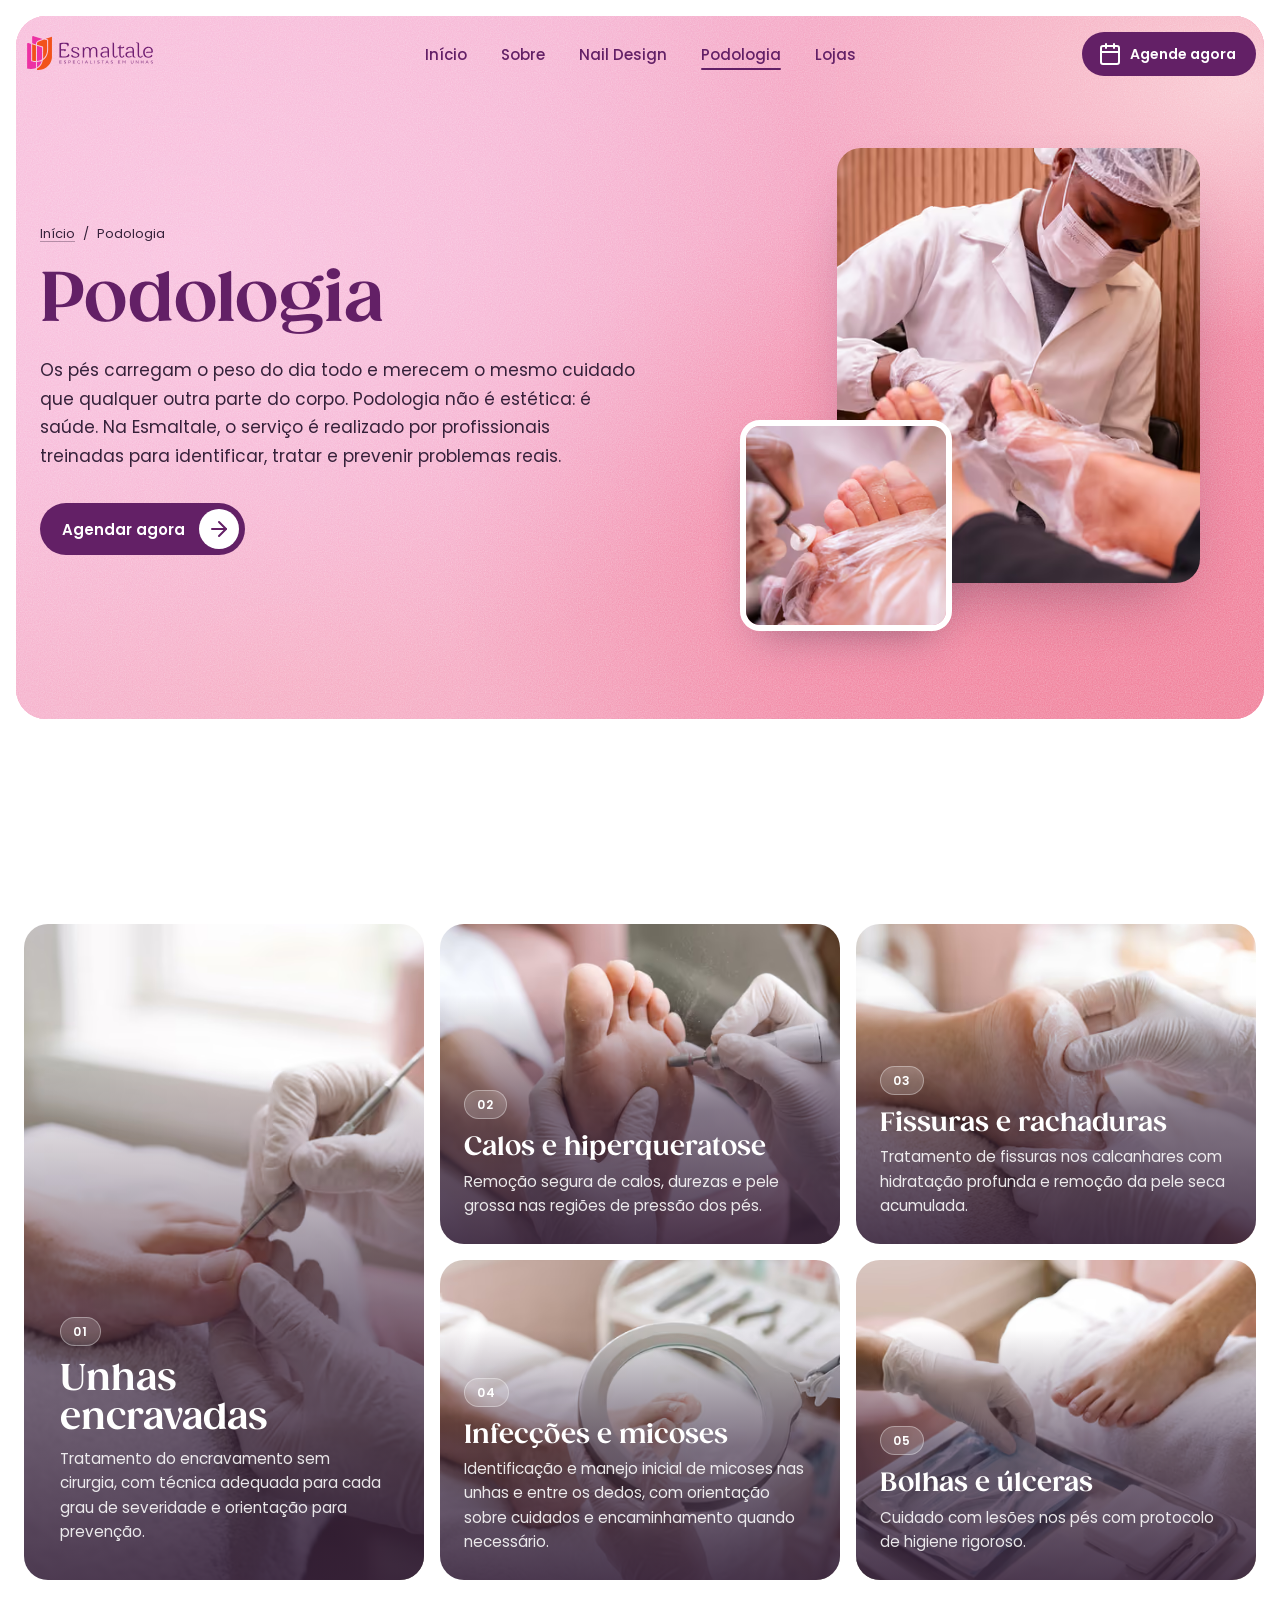
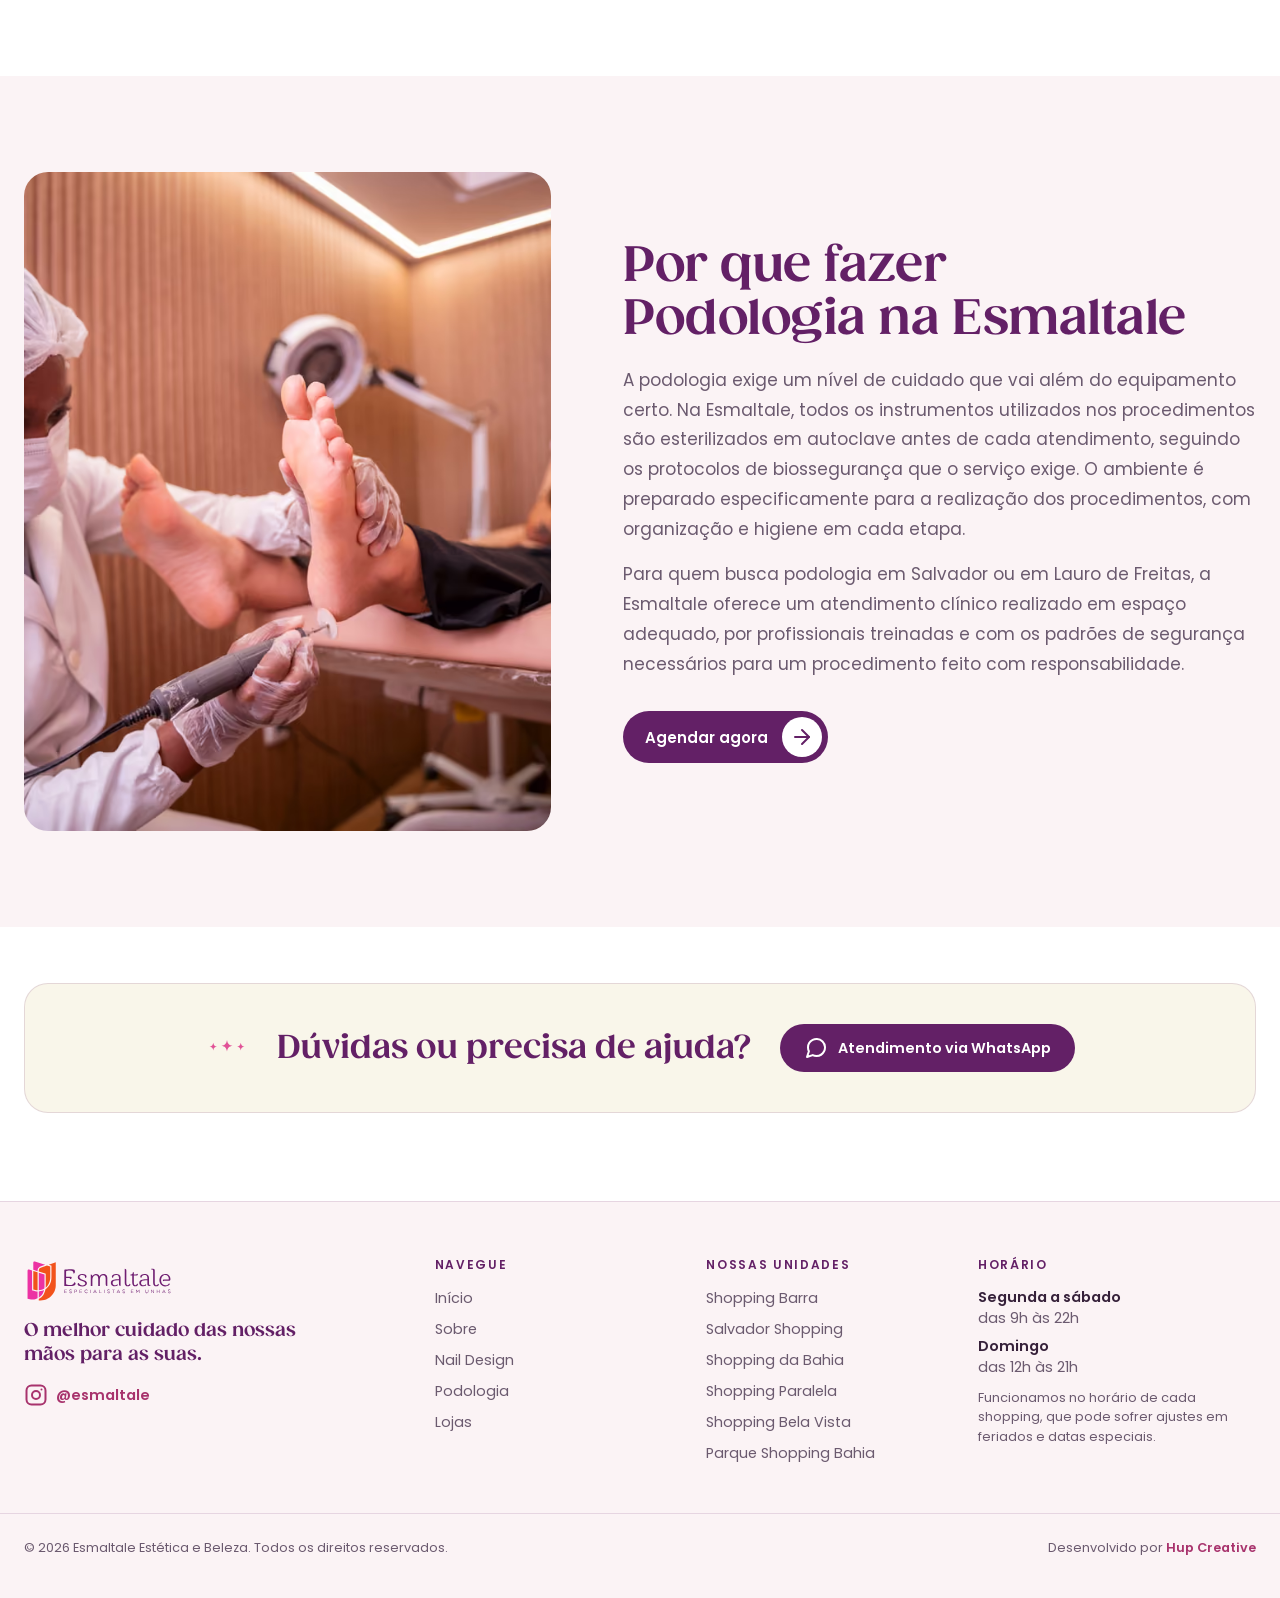
<file: podologia/index.html>
<!DOCTYPE html><html lang="pt-BR"><head><meta charset="utf-8"><meta name="viewport" content="width=device-width, initial-scale=1"><title>Podologia em Salvador e Lauro de Freitas | Esmaltale</title><meta name="description" content="Tratamento de unhas encravadas, calos, fissuras, micoses e bolhas com profissionais treinadas e instrumentos esterilizados em autoclave."><link rel="canonical" href="https://esmaltale.com.br/podologia/"><meta name="robots" content="index, follow, max-image-preview:large, max-snippet:-1, max-video-preview:-1"><script>document.documentElement.classList.add('js');</script><script>
      addEventListener('pagereveal', function (e) {
        if (!e.viewTransition) return;
        var html = document.documentElement;
        html.classList.add('vt-entrada', 'vt-ativa');
        var fim = function () {
          html.classList.remove('vt-ativa');
        };
        var vt = e.viewTransition;
        vt.ready.catch(fim);
        vt.updateCallbackDone && vt.updateCallbackDone.catch(function () {});
        vt.finished.then(fim, fim);
      });
      addEventListener('pageswap', function (e) {
        var vt = e.viewTransition;
        if (!vt) return;
        var nada = function () {};
        vt.ready.catch(nada);
        vt.updateCallbackDone && vt.updateCallbackDone.catch(nada);
        vt.finished.catch(nada);
      });
    </script><script>(function(){const ga4 = "G-G651HHSCPV";

        window.dataLayer = window.dataLayer || [];
        function gtag() {
          dataLayer.push(arguments);
        }
        window.gtag = gtag;
        gtag('js', new Date());
        gtag('config', ga4);

        (function (src) {
          function carregar() {
            var s = document.createElement('script');
            s.async = true;
            s.src = src;
            document.head.appendChild(s);
          }
          function quandoOcioso() {
            'requestIdleCallback' in window ? requestIdleCallback(carregar, { timeout: 2500 }) : setTimeout(carregar, 1200);
          }
          document.readyState === 'complete' ? quandoOcioso() : addEventListener('load', quandoOcioso, { once: true });
        })('https://www.googletagmanager.com/gtag/js?id=' + ga4);
      })();</script><script>(function(){const metaPixel = "798964139939818";

        !(function (f, b, e, v, n) {
          if (f.fbq) return;
          n = f.fbq = function () {
            n.callMethod ? n.callMethod.apply(n, arguments) : n.queue.push(arguments);
          };
          if (!f._fbq) f._fbq = n;
          n.push = n;
          n.loaded = !0;
          n.version = '2.0';
          n.queue = [];

          function carregar() {
            var t = b.createElement(e);
            t.async = !0;
            t.src = v;
            b.head.appendChild(t);
          }
          function quandoOcioso() {
            'requestIdleCallback' in f ? f.requestIdleCallback(carregar, { timeout: 2500 }) : setTimeout(carregar, 1200);
          }
          b.readyState === 'complete' ? quandoOcioso() : f.addEventListener('load', quandoOcioso, { once: true });
        })(window, document, 'script', 'https://connect.facebook.net/en_US/fbevents.js');
        fbq('init', metaPixel);
        fbq('track', 'PageView');
      })();</script><meta name="theme-color" content="#6B1F7C"><meta name="author" content="Esmaltale"><meta name="format-detection" content="telephone=no"><!-- O Google usa ícones em múltiplos de 48px (48, 96, 192); o .ico cobre navegadores antigos. --><link rel="icon" href="/favicon.ico" sizes="48x48"><link rel="icon" type="image/png" sizes="192x192" href="/favicon-192.png"><link rel="icon" type="image/png" sizes="96x96" href="/favicon-96.png"><link rel="icon" type="image/png" sizes="48x48" href="/favicon-48.png"><link rel="icon" type="image/png" sizes="32x32" href="/favicon-32.png"><link rel="apple-touch-icon" href="/apple-touch-icon.png"><link rel="preload" href="/_astro/gazpacho-bold.3yVyS3ha.woff2" as="font" type="font/woff2" crossorigin><link rel="alternate" type="text/plain" href="/llms.txt" title="Resumo do site para IAs (llms.txt)"><meta property="og:type" content="website"><meta property="og:locale" content="pt_BR"><meta property="og:site_name" content="Esmaltale"><meta property="og:title" content="Podologia em Salvador e Lauro de Freitas | Esmaltale"><meta property="og:description" content="Tratamento de unhas encravadas, calos, fissuras, micoses e bolhas com profissionais treinadas e instrumentos esterilizados em autoclave."><meta property="og:url" content="https://esmaltale.com.br/podologia/"><meta property="og:image" content="https://esmaltale.com.br/_astro/galeria-06.O7iyqQQL_qWo99.jpg"><meta property="og:image:secure_url" content="https://esmaltale.com.br/_astro/galeria-06.O7iyqQQL_qWo99.jpg"><meta property="og:image:type" content="image/jpeg"><meta property="og:image:width" content="1200"><meta property="og:image:height" content="630"><meta property="og:image:alt" content="Podóloga atendendo uma cliente na Esmaltale"><meta name="twitter:card" content="summary_large_image"><meta name="twitter:title" content="Podologia em Salvador e Lauro de Freitas | Esmaltale"><meta name="twitter:description" content="Tratamento de unhas encravadas, calos, fissuras, micoses e bolhas com profissionais treinadas e instrumentos esterilizados em autoclave."><meta name="twitter:image" content="https://esmaltale.com.br/_astro/galeria-06.O7iyqQQL_qWo99.jpg"><meta name="twitter:image:alt" content="Podóloga atendendo uma cliente na Esmaltale"><meta name="geo.region" content="BR-BA"><meta name="geo.placename" content="Salvador"><script type="application/ld+json">{"@context":"https://schema.org","@graph":[{"@type":"Organization","@id":"https://esmaltale.com.br/#organizacao","name":"Esmaltale","legalName":"Esmaltale Estética e Beleza","url":"https://esmaltale.com.br/","description":"Rede de esmalterias fundada em 2017 em Salvador, com seis unidades em shoppings de Salvador e Lauro de Freitas. Manicure, pedicure, alongamento de unhas, nail design, SPA dos pés e podologia, com instrumentos esterilizados em autoclave e agendamento online.","logo":{"@type":"ImageObject","@id":"https://esmaltale.com.br/#logo","url":"https://esmaltale.com.br/logo-esmaltale.png","width":1012,"height":278,"caption":"Esmaltale"},"image":{"@id":"https://esmaltale.com.br/#logo"},"slogan":"O melhor cuidado das nossas mãos para as suas.","foundingDate":"2017","foundingLocation":{"@type":"Place","name":"Salvador, Bahia, Brasil"},"areaServed":[{"@type":"City","name":"Salvador","containedInPlace":{"@type":"State","name":"Bahia"}},{"@type":"City","name":"Lauro de Freitas","containedInPlace":{"@type":"State","name":"Bahia"}}],"knowsAbout":["Manicure","Pedicure","Banho de Gel","Banho de Cristal","Alongamento de Unhas","Aplicação de Unhas Postiças","Nail Design","SPA dos Pés","Plástica dos Pés","Podologia","Esmalteria","Cuidado com as unhas","Esterilização em autoclave"],"knowsLanguage":"pt-BR","sameAs":["https://www.instagram.com/esmaltale"],"subOrganization":[{"@id":"https://esmaltale.com.br/lojas/#shopping-barra"},{"@id":"https://esmaltale.com.br/lojas/#salvador-shopping"},{"@id":"https://esmaltale.com.br/lojas/#shopping-da-bahia"},{"@id":"https://esmaltale.com.br/lojas/#shopping-paralela"},{"@id":"https://esmaltale.com.br/lojas/#shopping-bela-vista"},{"@id":"https://esmaltale.com.br/lojas/#parque-shopping-bahia"}],"hasOfferCatalog":{"@type":"OfferCatalog","@id":"https://esmaltale.com.br/#servicos","name":"Serviços Esmaltale","itemListElement":[{"@type":"Offer","position":1,"itemOffered":{"@type":"Service","name":"Manicure","description":"Cuidado completo com as unhas das mãos: limpeza, cutícula, lixamento e esmaltação com acabamento impecável.","provider":{"@id":"https://esmaltale.com.br/#organizacao"},"areaServed":[{"@type":"City","name":"Salvador","containedInPlace":{"@type":"State","name":"Bahia"}},{"@type":"City","name":"Lauro de Freitas","containedInPlace":{"@type":"State","name":"Bahia"}}]}},{"@type":"Offer","position":2,"itemOffered":{"@type":"Service","name":"Pedicure","description":"O mesmo rigor da manicure para os pés. Limpeza, cutícula, lixamento e esmaltação com atenção a cada detalhe.","provider":{"@id":"https://esmaltale.com.br/#organizacao"},"areaServed":[{"@type":"City","name":"Salvador","containedInPlace":{"@type":"State","name":"Bahia"}},{"@type":"City","name":"Lauro de Freitas","containedInPlace":{"@type":"State","name":"Bahia"}}]}},{"@type":"Offer","position":3,"itemOffered":{"@type":"Service","name":"Banho de Gel","description":"Esmaltação de longa duração com gel de alta qualidade. Brilho intenso e resistência para o dia a dia.","provider":{"@id":"https://esmaltale.com.br/#organizacao"},"areaServed":[{"@type":"City","name":"Salvador","containedInPlace":{"@type":"State","name":"Bahia"}},{"@type":"City","name":"Lauro de Freitas","containedInPlace":{"@type":"State","name":"Bahia"}}],"url":"https://esmaltale.com.br/nail-design/#banho-de-gel"}},{"@type":"Offer","position":4,"itemOffered":{"@type":"Service","name":"Banho de Cristal","description":"Esmaltação em gel que reforça a estrutura da unha natural, sem extensão. Resultado natural e duradouro.","provider":{"@id":"https://esmaltale.com.br/#organizacao"},"areaServed":[{"@type":"City","name":"Salvador","containedInPlace":{"@type":"State","name":"Bahia"}},{"@type":"City","name":"Lauro de Freitas","containedInPlace":{"@type":"State","name":"Bahia"}}],"url":"https://esmaltale.com.br/nail-design/#banho-de-cristal"}},{"@type":"Offer","position":5,"itemOffered":{"@type":"Service","name":"Alongamento de Unhas","description":"Extensão profissional com modelagem personalizada no formato que mais combina com você, sempre com refinamento e acabamento.","provider":{"@id":"https://esmaltale.com.br/#organizacao"},"areaServed":[{"@type":"City","name":"Salvador","containedInPlace":{"@type":"State","name":"Bahia"}},{"@type":"City","name":"Lauro de Freitas","containedInPlace":{"@type":"State","name":"Bahia"}}],"url":"https://esmaltale.com.br/nail-design/#fibra-de-vidro"}},{"@type":"Offer","position":6,"itemOffered":{"@type":"Service","name":"Aplicação de Unhas Postiças","description":"Solução rápida e elegante para quem quer unhas mais longas e perfeitas em qualquer ocasião.","provider":{"@id":"https://esmaltale.com.br/#organizacao"},"areaServed":[{"@type":"City","name":"Salvador","containedInPlace":{"@type":"State","name":"Bahia"}},{"@type":"City","name":"Lauro de Freitas","containedInPlace":{"@type":"State","name":"Bahia"}}]}},{"@type":"Offer","position":7,"itemOffered":{"@type":"Service","name":"Nail Design","description":"Designs exclusivos e personalizados. Do minimalismo às tendências mais ousadas para realçar o seu estilo.","provider":{"@id":"https://esmaltale.com.br/#organizacao"},"areaServed":[{"@type":"City","name":"Salvador","containedInPlace":{"@type":"State","name":"Bahia"}},{"@type":"City","name":"Lauro de Freitas","containedInPlace":{"@type":"State","name":"Bahia"}}],"url":"https://esmaltale.com.br/nail-design/"}},{"@type":"Offer","position":8,"itemOffered":{"@type":"Service","name":"SPA dos Pés","description":"Imersão relaxante com esfoliação, hidratação e massagem. Um momento só seu, do início ao fim.","provider":{"@id":"https://esmaltale.com.br/#organizacao"},"areaServed":[{"@type":"City","name":"Salvador","containedInPlace":{"@type":"State","name":"Bahia"}},{"@type":"City","name":"Lauro de Freitas","containedInPlace":{"@type":"State","name":"Bahia"}}]}},{"@type":"Offer","position":9,"itemOffered":{"@type":"Service","name":"Plástica dos Pés","description":"Tratamento intensivo para calcanhar e pele dos pés com resultados visíveis desde a primeira sessão.","provider":{"@id":"https://esmaltale.com.br/#organizacao"},"areaServed":[{"@type":"City","name":"Salvador","containedInPlace":{"@type":"State","name":"Bahia"}},{"@type":"City","name":"Lauro de Freitas","containedInPlace":{"@type":"State","name":"Bahia"}}]}},{"@type":"Offer","position":10,"itemOffered":{"@type":"Service","name":"Podologia","description":"Cuidado clínico com as unhas e a pele dos pés. Trata encravamentos, calos, fissuras e infecções com segurança e precisão.","provider":{"@id":"https://esmaltale.com.br/#organizacao"},"areaServed":[{"@type":"City","name":"Salvador","containedInPlace":{"@type":"State","name":"Bahia"}},{"@type":"City","name":"Lauro de Freitas","containedInPlace":{"@type":"State","name":"Bahia"}}],"url":"https://esmaltale.com.br/podologia/"}}]}},{"@type":"WebSite","@id":"https://esmaltale.com.br/#site","name":"Esmaltale","url":"https://esmaltale.com.br/","description":"Rede de esmalterias fundada em 2017 em Salvador, com seis unidades em shoppings de Salvador e Lauro de Freitas. Manicure, pedicure, alongamento de unhas, nail design, SPA dos pés e podologia, com instrumentos esterilizados em autoclave e agendamento online.","inLanguage":"pt-BR","publisher":{"@id":"https://esmaltale.com.br/#organizacao"},"about":{"@id":"https://esmaltale.com.br/#organizacao"}},{"@type":"WebPage","@id":"https://esmaltale.com.br/podologia/#pagina","url":"https://esmaltale.com.br/podologia/","name":"Podologia em Salvador e Lauro de Freitas | Esmaltale","description":"Tratamento de unhas encravadas, calos, fissuras, micoses e bolhas com profissionais treinadas e instrumentos esterilizados em autoclave.","inLanguage":"pt-BR","isPartOf":{"@id":"https://esmaltale.com.br/#site"},"about":{"@id":"https://esmaltale.com.br/#organizacao"},"publisher":{"@id":"https://esmaltale.com.br/#organizacao"},"dateModified":"2026-11-13","primaryImageOfPage":{"@type":"ImageObject","url":"https://esmaltale.com.br/_astro/galeria-06.O7iyqQQL_XwCwG.jpg"},"image":"https://esmaltale.com.br/_astro/galeria-06.O7iyqQQL_XwCwG.jpg","mainEntity":[{"@id":"https://esmaltale.com.br/podologia/#servico"}],"breadcrumb":{"@id":"https://esmaltale.com.br/podologia/#trilha"}},{"@type":"BreadcrumbList","@id":"https://esmaltale.com.br/podologia/#trilha","itemListElement":[{"@type":"ListItem","position":1,"name":"Início","item":"https://esmaltale.com.br/"},{"@type":"ListItem","position":2,"name":"Podologia","item":"https://esmaltale.com.br/podologia/"}]},{"@type":"Service","@id":"https://esmaltale.com.br/podologia/#servico","name":"Podologia","description":"Os pés carregam o peso do dia todo e merecem o mesmo cuidado que qualquer outra parte do corpo. Podologia não é estética: é saúde. Na Esmaltale, o serviço é realizado por profissionais treinadas para identificar, tratar e prevenir problemas reais.","url":"https://esmaltale.com.br/podologia/","serviceType":"Podologia","category":"Beleza e cuidado com as unhas","provider":{"@id":"https://esmaltale.com.br/#organizacao"},"areaServed":[{"@type":"City","name":"Salvador","containedInPlace":{"@type":"State","name":"Bahia"}},{"@type":"City","name":"Lauro de Freitas","containedInPlace":{"@type":"State","name":"Bahia"}}],"availableChannel":{"@type":"ServiceChannel","name":"Agendamento nas unidades","serviceUrl":"https://esmaltale.com.br/lojas/","availableLanguage":"pt-BR"},"hasOfferCatalog":{"@type":"OfferCatalog","name":"Tratamentos de podologia","itemListElement":[{"@type":"Offer","itemOffered":{"@type":"Service","name":"Unhas encravadas","description":"Tratamento do encravamento sem cirurgia, com técnica adequada para cada grau de severidade e orientação para prevenção."}},{"@type":"Offer","itemOffered":{"@type":"Service","name":"Calos e hiperqueratose","description":"Remoção segura de calos, durezas e pele grossa nas regiões de pressão dos pés."}},{"@type":"Offer","itemOffered":{"@type":"Service","name":"Fissuras e rachaduras","description":"Tratamento de fissuras nos calcanhares com hidratação profunda e remoção da pele seca acumulada."}},{"@type":"Offer","itemOffered":{"@type":"Service","name":"Infecções e micoses","description":"Identificação e manejo inicial de micoses nas unhas e entre os dedos, com orientação sobre cuidados e encaminhamento quando necessário."}},{"@type":"Offer","itemOffered":{"@type":"Service","name":"Bolhas e úlceras","description":"Cuidado com lesões nos pés com protocolo de higiene rigoroso."}}]}}]}</script><link rel="stylesheet" href="/_astro/BaseLayout.DVXbwnxV.css"><style>.hero-internal[data-astro-cid-avl7maqe]{padding:calc(var(--preview-h) + var(--frame-inset)) var(--frame-inset) 0;background-color:var(--color-white)}.hero-internal__frame[data-astro-cid-avl7maqe]{isolation:isolate;padding-top:calc(var(--header-h) + 32px);color:var(--color-purple);background-color:var(--color-blush);border-radius:18px;padding-bottom:56px;position:relative;overflow:hidden}.hero-internal__grid[data-astro-cid-avl7maqe]{z-index:1;align-items:center;gap:40px;display:grid;position:relative}.hero-internal__midia[data-astro-cid-avl7maqe]{min-width:0}.hero-internal__texto[data-astro-cid-avl7maqe]{text-align:center;max-width:760px;animation:heroInternoEntra 1s var(--ease-out-expo) both;margin-inline:auto}.hero-internal__trilha[data-astro-cid-avl7maqe]{color:var(--color-purple-dark);justify-content:center;gap:8px;margin-bottom:20px;font-size:.8125rem;display:flex}.hero-internal__trilha[data-astro-cid-avl7maqe] a[data-astro-cid-avl7maqe]{text-underline-offset:3px;transition:color .25s var(--ease);text-decoration:underline #36213a59}.hero-internal__trilha[data-astro-cid-avl7maqe] a[data-astro-cid-avl7maqe]:hover{color:var(--color-purple)}.hero-internal__tag[data-astro-cid-avl7maqe]{letter-spacing:.16em;text-transform:uppercase;color:var(--color-purple-dark);margin-bottom:14px;font-size:.8125rem;font-style:italic;display:block}.hero-internal__title[data-astro-cid-avl7maqe]{letter-spacing:-.012em;text-wrap:balance;font-size:clamp(2.4rem,5.4vw,4.25rem);line-height:1.04}.hero-internal__texto[data-astro-cid-avl7maqe] p{max-width:62ch;color:var(--color-purple-dark);margin:20px auto 0;font-size:1.0625rem;line-height:1.7}.hero-internal__texto[data-astro-cid-avl7maqe] .hero-internal__acoes{flex-wrap:wrap;justify-content:center;gap:12px 24px;margin-top:32px;display:flex}@keyframes heroInternoEntra{0%{opacity:0;transform:translateY(24px)}}@media (width>=768px){.hero-internal__frame[data-astro-cid-avl7maqe]{padding-top:calc(var(--header-h) + 56px);border-radius:30px;padding-bottom:88px}}@media (width>=1024px){.hero-internal__frame--midia[data-astro-cid-avl7maqe] .hero-internal__grid[data-astro-cid-avl7maqe]{grid-template-columns:minmax(0,1.05fr) minmax(0,.95fr);gap:64px}.hero-internal__frame--midia[data-astro-cid-avl7maqe] .hero-internal__texto[data-astro-cid-avl7maqe]{text-align:left;margin-inline:0}.hero-internal__frame--midia[data-astro-cid-avl7maqe] .hero-internal__trilha[data-astro-cid-avl7maqe]{justify-content:flex-start}.hero-internal__frame--midia[data-astro-cid-avl7maqe] .hero-internal__texto[data-astro-cid-avl7maqe] p{margin-inline:0}.hero-internal__frame--midia[data-astro-cid-avl7maqe] .hero-internal__texto[data-astro-cid-avl7maqe] .hero-internal__acoes{justify-content:flex-start}.hero-internal__frame--sangrada[data-astro-cid-avl7maqe]{padding-bottom:0}.hero-internal__frame--sangrada[data-astro-cid-avl7maqe] .hero-internal__grid[data-astro-cid-avl7maqe]{align-items:stretch}.hero-internal__frame--sangrada[data-astro-cid-avl7maqe] .hero-internal__texto[data-astro-cid-avl7maqe]{align-self:center;padding-bottom:88px}}@media (width<=1023px){.hero-internal__frame--sangrada[data-astro-cid-avl7maqe]{padding-bottom:0}.hero-internal__frame--sangrada[data-astro-cid-avl7maqe] .hero-internal__midia[data-astro-cid-avl7maqe]{margin-inline:calc(-1 * var(--gutter))}}@media (prefers-reduced-motion:reduce){.hero-internal__texto[data-astro-cid-avl7maqe]{animation:none}}
.brilhos[data-astro-cid-b4bn367k]{z-index:0;pointer-events:none;position:absolute;inset:0}.brilhos__item[data-astro-cid-b4bn367k]{opacity:0;animation:4.2s ease-in-out infinite brilhoPisca;position:absolute;transform:translate(-50%,-50%)scale(.4)}.brilhos--roxo[data-astro-cid-b4bn367k]{fill:var(--color-purple)}.brilhos--rosa[data-astro-cid-b4bn367k]{fill:var(--color-pink)}.brilhos--branco[data-astro-cid-b4bn367k]{fill:var(--color-white)}@keyframes brilhoPisca{0%,to{opacity:0;transform:translate(-50%,-50%)scale(.4)rotate(0)}45%,55%{opacity:.85;transform:translate(-50%,-50%)scale(1)rotate(20deg)}}@media (prefers-reduced-motion:reduce){.brilhos__item[data-astro-cid-b4bn367k]{opacity:.5;animation:none;transform:translate(-50%,-50%)}}
</style><link rel="stylesheet" href="/_astro/podologia.DaTH4n_I.css"></head><body><a href="#conteudo" class="skip-link">Pular para o conteúdo</a><header class="site-header" data-header data-astro-cid-isef26zo><div class="container site-header__inner" data-astro-cid-isef26zo><a href="/" class="site-header__logo" aria-label="Esmaltale, página inicial" data-astro-cid-isef26zo><img src="/_astro/logo-cor.Dva9ngQj.svg" width="140" height="43" alt="" class="logo" data-astro-cid-isef26zo></a><nav class="site-nav" aria-label="Principal" data-astro-cid-isef26zo><ul data-astro-cid-isef26zo><li data-astro-cid-isef26zo><a href="/" data-astro-cid-isef26zo>Início</a></li><li data-astro-cid-isef26zo><a href="/sobre/" data-astro-cid-isef26zo>Sobre</a></li><li data-astro-cid-isef26zo><a href="/nail-design/" data-astro-cid-isef26zo>Nail Design</a></li><li data-astro-cid-isef26zo><a href="/podologia/" aria-current="page" data-astro-cid-isef26zo>Podologia</a></li><li data-astro-cid-isef26zo><a href="/lojas/" data-astro-cid-isef26zo>Lojas</a></li></ul></nav><button type="button" class="site-header__cta" data-booking data-booking-origem="header" data-astro-cid-isef26zo><svg xmlns="http://www.w3.org/2000/svg" viewBox="0 0 24 24" width="18" height="18" fill="none" stroke="currentColor" stroke-width="2" stroke-linecap="round" stroke-linejoin="round" class="icon" aria-hidden="true" focusable="false"><rect pathLength="1" x="3" y="4" width="18" height="18" rx="2"></rect><path pathLength="1" d="M16 2v4"></path><path pathLength="1" d="M8 2v4"></path><path pathLength="1" d="M3 10h18"></path></svg>Agende agora</button><button type="button" class="site-header__toggle" aria-expanded="false" aria-controls="mobile-menu" aria-label="Abrir menu" data-menu-toggle data-astro-cid-isef26zo><svg xmlns="http://www.w3.org/2000/svg" viewBox="0 0 24 24" width="24" height="24" fill="none" stroke="currentColor" stroke-width="2" stroke-linecap="round" stroke-linejoin="round" class="icon" aria-hidden="true" focusable="false"><path pathLength="1" d="M4 7h16"></path><path pathLength="1" d="M4 12h16"></path><path pathLength="1" d="M4 17h16"></path></svg></button></div></header><div class="mobile-menu" id="mobile-menu" hidden data-mobile-menu data-astro-cid-isef26zo><div class="gradiente-marca mobile-menu__fundo" aria-hidden="true" data-astro-cid-isef26zo></div><div class="mobile-menu__top container" data-astro-cid-isef26zo><img src="/_astro/logo-cor.Dva9ngQj.svg" width="140" height="43" alt="Esmaltale" class="logo" data-astro-cid-isef26zo><button type="button" class="mobile-menu__close" aria-label="Fechar menu" data-menu-close data-astro-cid-isef26zo><svg xmlns="http://www.w3.org/2000/svg" viewBox="0 0 24 24" width="24" height="24" fill="none" stroke="currentColor" stroke-width="2" stroke-linecap="round" stroke-linejoin="round" class="icon" aria-hidden="true" focusable="false"><path pathLength="1" d="M18 6 6 18"></path><path pathLength="1" d="m6 6 12 12"></path></svg></button></div><nav aria-label="Menu" class="mobile-menu__nav container" data-astro-cid-isef26zo><ul data-astro-cid-isef26zo><li style="--n:0" data-astro-cid-isef26zo><a href="/" data-astro-cid-isef26zo>Início</a></li><li style="--n:1" data-astro-cid-isef26zo><a href="/sobre/" data-astro-cid-isef26zo>Sobre</a></li><li style="--n:2" data-astro-cid-isef26zo><a href="/nail-design/" data-astro-cid-isef26zo>Nail Design</a></li><li style="--n:3" data-astro-cid-isef26zo><a href="/podologia/" aria-current="page" data-astro-cid-isef26zo>Podologia</a></li><li style="--n:4" data-astro-cid-isef26zo><a href="/lojas/" data-astro-cid-isef26zo>Lojas</a></li></ul><button type="button" class="specular-button specular-button--dark" style="--n:5" data-booking data-booking-origem="header" data-astro-cid-isef26zo>Agende agora</button></nav></div><script type="module">var e=document.querySelector(`[data-header]`),t=document.querySelector(`[data-mobile-menu]`),n=document.querySelector(`[data-menu-toggle]`),r=document.querySelector(`[data-menu-close]`),i=()=>e?.classList.toggle(`is-scrolled`,window.scrollY>24);i(),window.addEventListener(`scroll`,i,{passive:!0});var a=window.matchMedia(`(prefers-reduced-motion: reduce)`),o;function s(){t&&n&&(window.clearTimeout(o),t.classList.remove(`is-closing`),t.hidden=!1,t.classList.add(`is-open`),n.setAttribute(`aria-expanded`,`true`),document.body.style.overflow=`hidden`,r?.focus({preventScroll:!0}))}function c(){t&&(t.hidden=!0,t.classList.remove(`is-open`,`is-closing`),document.body.style.overflow=``)}function l(e=!0,r=!1){if(t&&n&&!t.hidden&&!t.classList.contains(`is-closing`)){if(n.setAttribute(`aria-expanded`,`false`),e&&n.focus({preventScroll:!0}),r||a.matches)return c();t.classList.remove(`is-open`),t.classList.add(`is-closing`),o=window.setTimeout(c,340)}}n?.addEventListener(`click`,s),r?.addEventListener(`click`,()=>l()),t?.querySelectorAll(`a, [data-booking]`).forEach(e=>e.addEventListener(`click`,()=>{let t=e.getAttribute(`href`);(!t||t.startsWith(`#`)||new URL(t,location.href).pathname===location.pathname)&&l(!1)})),window.addEventListener(`pageshow`,e=>{e.persisted&&l(!1,!0)}),document.addEventListener(`keydown`,e=>{if(t&&!t.hidden&&(e.key===`Escape`&&l(),e.key===`Tab`)){let n=t.querySelectorAll(`a, button`),r=n[0],i=n[n.length-1];e.shiftKey&&document.activeElement===r?(e.preventDefault(),i.focus()):!e.shiftKey&&document.activeElement===i&&(e.preventDefault(),r.focus())}}),window.matchMedia(`(min-width: 1024px)`).addEventListener(`change`,e=>{e.matches&&l(!1)});</script><main id="conteudo"><section class="hero-internal" data-hero data-astro-cid-avl7maqe><div class="hero-internal__frame hero-internal__frame--midia" data-astro-cid-avl7maqe><div class="gradiente-marca" aria-hidden="true" data-astro-cid-avl7maqe></div><div class="container hero-internal__grid" data-astro-cid-avl7maqe><div class="hero-internal__texto" data-astro-cid-avl7maqe><nav class="hero-internal__trilha" aria-label="Trilha de navegação" data-astro-cid-avl7maqe><a href="/" data-astro-cid-avl7maqe>Início</a><span aria-hidden="true" data-astro-cid-avl7maqe>/</span><span aria-current="page" data-astro-cid-avl7maqe>Podologia</span></nav><h1 class="hero-internal__title" data-astro-cid-avl7maqe>Podologia</h1><p class="podologia-intro" data-astro-cid-45bfdulc>Os pés carregam o peso do dia todo e merecem o mesmo cuidado que qualquer outra parte do corpo. Podologia não é estética: é saúde. Na Esmaltale, o serviço é realizado por profissionais treinadas para identificar, tratar e prevenir problemas reais.</p><div class="hero-internal__acoes" data-astro-cid-45bfdulc><button type="button" class="btn-seta" data-booking data-booking-origem="pagina_servico" data-astro-cid-45bfdulc>Agendar agora<span class="btn-seta__circulo" aria-hidden="true" data-astro-cid-45bfdulc><svg xmlns="http://www.w3.org/2000/svg" viewBox="0 0 24 24" width="18" height="18" fill="none" stroke="currentColor" stroke-width="2" stroke-linecap="round" stroke-linejoin="round" class="icon" aria-hidden="true" focusable="false"><path pathLength="1" d="M5 12h14"></path><path pathLength="1" d="m12 5 7 7-7 7"></path></svg></span></button></div></div><div class="hero-internal__midia" data-astro-cid-avl7maqe><div class="composicao" data-astro-cid-45bfdulc><picture data-astro-cid-45bfdulc="true"><source srcset="/_astro/podologia-02.DQp_WBYE_ZjLaqt.avif 400w, /_astro/podologia-02.DQp_WBYE_Fq7oy.avif 640w, /_astro/podologia-02.DQp_WBYE_Z1TRaDG.avif 800w" type="image/avif" sizes="(min-width: 1024px) 380px, 62vw"><source srcset="/_astro/podologia-02.DQp_WBYE_30eVd.webp 400w, /_astro/podologia-02.DQp_WBYE_13cwLf.webp 640w, /_astro/podologia-02.DQp_WBYE_Z1x5Kh0.webp 800w" type="image/webp" sizes="(min-width: 1024px) 380px, 62vw"><img src="/_astro/podologia-02.DQp_WBYE_194DVx.jpg" srcset="/_astro/podologia-02.DQp_WBYE_Z2l1tEb.jpg 400w, /_astro/podologia-02.DQp_WBYE_Z1kObO9.jpg 640w, /_astro/podologia-02.DQp_WBYE_194DVx.jpg 800w" sizes="(min-width: 1024px) 380px, 62vw" alt="Podóloga atendendo uma cliente em uma unidade Esmaltale" loading="eager" fetchpriority="high" data-astro-cid-45bfdulc="true" decoding="async" width="800" height="960" class="composicao__principal"></picture><picture data-astro-cid-45bfdulc="true"><source srcset="/_astro/galeria-06.O7iyqQQL_EJCdC.avif 280w, /_astro/galeria-06.O7iyqQQL_1Vtbkw.avif 420w, /_astro/galeria-06.O7iyqQQL_OIQdJ.avif 560w" type="image/avif" sizes="(min-width: 1024px) 240px, 40vw"><source srcset="/_astro/galeria-06.O7iyqQQL_XaoJq.webp 280w, /_astro/galeria-06.O7iyqQQL_2eSWQk.webp 420w, /_astro/galeria-06.O7iyqQQL_189CJx.webp 560w" type="image/webp" sizes="(min-width: 1024px) 240px, 40vw"><img src="/_astro/galeria-06.O7iyqQQL_1eLQhs.jpg" srcset="/_astro/galeria-06.O7iyqQQL_14MChl.jpg 280w, /_astro/galeria-06.O7iyqQQL_2lwbof.jpg 420w, /_astro/galeria-06.O7iyqQQL_1eLQhs.jpg 560w" sizes="(min-width: 1024px) 240px, 40vw" alt="Procedimento de podologia com lixa elétrica e luvas descartáveis" loading="eager" data-astro-cid-45bfdulc="true" decoding="async" width="560" height="560" class="composicao__detalhe"></picture><div class="brilhos brilhos--roxo composicao__brilhos" aria-hidden="true" data-astro-cid-b4bn367k><svg class="brilhos__item" viewBox="0 0 24 24" focusable="false" style="left:10%; top:8%; width:20px; height:20px; animation-delay:0s; animation-duration:3.6s" data-astro-cid-b4bn367k><path d="M12 2c.8 5.2 2.8 7.2 8 8-5.2.8-7.2 2.8-8 8-.8-5.2-2.8-7.2-8-8 5.2-.8 7.2-2.8 8-8z" data-astro-cid-b4bn367k></path></svg><svg class="brilhos__item" viewBox="0 0 24 24" focusable="false" style="left:98%; top:4%; width:12px; height:12px; animation-delay:1.3s; animation-duration:4.4s" data-astro-cid-b4bn367k><path d="M12 2c.8 5.2 2.8 7.2 8 8-5.2.8-7.2 2.8-8 8-.8-5.2-2.8-7.2-8-8 5.2-.8 7.2-2.8 8-8z" data-astro-cid-b4bn367k></path></svg><svg class="brilhos__item" viewBox="0 0 24 24" focusable="false" style="left:102%; top:44%; width:18px; height:18px; animation-delay:2.1s; animation-duration:5.2s" data-astro-cid-b4bn367k><path d="M12 2c.8 5.2 2.8 7.2 8 8-5.2.8-7.2 2.8-8 8-.8-5.2-2.8-7.2-8-8 5.2-.8 7.2-2.8 8-8z" data-astro-cid-b4bn367k></path></svg><svg class="brilhos__item" viewBox="0 0 24 24" focusable="false" style="left:4%; top:52%; width:10px; height:10px; animation-delay:0.7s; animation-duration:3.6s" data-astro-cid-b4bn367k><path d="M12 2c.8 5.2 2.8 7.2 8 8-5.2.8-7.2 2.8-8 8-.8-5.2-2.8-7.2-8-8 5.2-.8 7.2-2.8 8-8z" data-astro-cid-b4bn367k></path></svg><svg class="brilhos__item" viewBox="0 0 24 24" focusable="false" style="left:62%; top:99%; width:14px; height:14px; animation-delay:2.8s; animation-duration:4.4s" data-astro-cid-b4bn367k><path d="M12 2c.8 5.2 2.8 7.2 8 8-5.2.8-7.2 2.8-8 8-.8-5.2-2.8-7.2-8-8 5.2-.8 7.2-2.8 8-8z" data-astro-cid-b4bn367k></path></svg><svg class="brilhos__item" viewBox="0 0 24 24" focusable="false" style="left:94%; top:86%; width:9px; height:9px; animation-delay:3.5s; animation-duration:5.2s" data-astro-cid-b4bn367k><path d="M12 2c.8 5.2 2.8 7.2 8 8-5.2.8-7.2 2.8-8 8-.8-5.2-2.8-7.2-8-8 5.2-.8 7.2-2.8 8-8z" data-astro-cid-b4bn367k></path></svg></div></div></div></div></div></section><section class="section section--white" aria-labelledby="tratamos-titulo" data-astro-cid-45bfdulc><div class="container" data-astro-cid-45bfdulc><div class="section-head" data-reveal data-astro-cid-45bfdulc><h2 class="section-title" id="tratamos-titulo" data-astro-cid-45bfdulc>O que tratamos</h2></div><ul class="tratamentos" data-reveal-stagger="90" data-astro-cid-45bfdulc><li class="tratamento" data-reveal data-astro-cid-45bfdulc><picture data-astro-cid-45bfdulc="true"><source srcset="/_astro/tratamento-unhas-encravadas.BY3T6SdE_1WhvGC.avif 480w, /_astro/tratamento-unhas-encravadas.BY3T6SdE_Z2jCMxS.avif 720w, /_astro/tratamento-unhas-encravadas.BY3T6SdE_Z2stzxd.avif 960w" type="image/avif" sizes="(min-width: 1024px) 420px, 84vw"><source srcset="/_astro/tratamento-unhas-encravadas.BY3T6SdE_ZygMhw.webp 480w, /_astro/tratamento-unhas-encravadas.BY3T6SdE_f02gT.webp 720w, /_astro/tratamento-unhas-encravadas.BY3T6SdE_Qg4Ya.webp 960w" type="image/webp" sizes="(min-width: 1024px) 420px, 84vw"><img src="/_astro/tratamento-unhas-encravadas.BY3T6SdE_sHWYX.jpg" srcset="/_astro/tratamento-unhas-encravadas.BY3T6SdE_Z1B5jvT.jpg 480w, /_astro/tratamento-unhas-encravadas.BY3T6SdE_ZMNtWt.jpg 720w, /_astro/tratamento-unhas-encravadas.BY3T6SdE_Z13HqoU.jpg 960w" sizes="(min-width: 1024px) 420px, 84vw" alt="Podóloga de luvas tratando a lateral da unha do dedão de uma cliente" loading="lazy" data-astro-cid-45bfdulc="true" decoding="async" width="1792" height="2400" class="tratamento__img"></picture><div class="tratamento__corpo" data-astro-cid-45bfdulc><span class="tratamento__num" aria-hidden="true" data-astro-cid-45bfdulc>01</span><h3 class="tratamento__nome" data-astro-cid-45bfdulc>Unhas encravadas</h3><p class="tratamento__texto" data-astro-cid-45bfdulc>Tratamento do encravamento sem cirurgia, com técnica adequada para cada grau de severidade e orientação para prevenção.</p></div></li><li class="tratamento" data-reveal data-astro-cid-45bfdulc><picture data-astro-cid-45bfdulc="true"><source srcset="/_astro/tratamento-calos.QguMy8nn_Z18ggPI.avif 480w, /_astro/tratamento-calos.QguMy8nn_aXz4z.avif 720w, /_astro/tratamento-calos.QguMy8nn_ywqlw.avif 960w" type="image/avif" sizes="(min-width: 1024px) 420px, 84vw"><source srcset="/_astro/tratamento-calos.QguMy8nn_ypDCS.webp 480w, /_astro/tratamento-calos.QguMy8nn_1REuyb.webp 720w, /_astro/tratamento-calos.QguMy8nn_2oPGcY.webp 960w" type="image/webp" sizes="(min-width: 1024px) 420px, 84vw"><img src="/_astro/tratamento-calos.QguMy8nn_1tNybr.jpg" srcset="/_astro/tratamento-calos.QguMy8nn_TVWCT.jpg 480w, /_astro/tratamento-calos.QguMy8nn_2ebNyc.jpg 720w, /_astro/tratamento-calos.QguMy8nn_Z1Tk5ej.jpg 960w" sizes="(min-width: 1024px) 420px, 84vw" alt="Podóloga de luvas lixando a sola do pé de uma cliente" loading="lazy" data-astro-cid-45bfdulc="true" decoding="async" width="1792" height="2400" class="tratamento__img"></picture><div class="tratamento__corpo" data-astro-cid-45bfdulc><span class="tratamento__num" aria-hidden="true" data-astro-cid-45bfdulc>02</span><h3 class="tratamento__nome" data-astro-cid-45bfdulc>Calos e hiperqueratose</h3><p class="tratamento__texto" data-astro-cid-45bfdulc>Remoção segura de calos, durezas e pele grossa nas regiões de pressão dos pés.</p></div></li><li class="tratamento" data-reveal data-astro-cid-45bfdulc><picture data-astro-cid-45bfdulc="true"><source srcset="/_astro/tratamento-fissuras.DTaHlLAm_1RC6OQ.avif 480w, /_astro/tratamento-fissuras.DTaHlLAm_2OEUf.avif 720w, /_astro/tratamento-fissuras.DTaHlLAm_255Tca.avif 960w" type="image/avif" sizes="(min-width: 1024px) 420px, 84vw"><source srcset="/_astro/tratamento-fissuras.DTaHlLAm_1DKEoM.webp 480w, /_astro/tratamento-fissuras.DTaHlLAm_Zb1LuO.webp 720w, /_astro/tratamento-fissuras.DTaHlLAm_7D6L4.webp 960w" type="image/webp" sizes="(min-width: 1024px) 420px, 84vw"><img src="/_astro/tratamento-fissuras.DTaHlLAm_Z1yX4BW.jpg" srcset="/_astro/tratamento-fissuras.DTaHlLAm_dYxL.jpg 480w, /_astro/tratamento-fissuras.DTaHlLAm_Z1OyrlP.jpg 720w, /_astro/tratamento-fissuras.DTaHlLAm_Z6Xct6.jpg 960w" sizes="(min-width: 1024px) 420px, 84vw" alt="Mãos de luvas aplicando creme hidratante no calcanhar de uma cliente" loading="lazy" data-astro-cid-45bfdulc="true" decoding="async" width="1792" height="2400" class="tratamento__img"></picture><div class="tratamento__corpo" data-astro-cid-45bfdulc><span class="tratamento__num" aria-hidden="true" data-astro-cid-45bfdulc>03</span><h3 class="tratamento__nome" data-astro-cid-45bfdulc>Fissuras e rachaduras</h3><p class="tratamento__texto" data-astro-cid-45bfdulc>Tratamento de fissuras nos calcanhares com hidratação profunda e remoção da pele seca acumulada.</p></div></li><li class="tratamento" data-reveal data-astro-cid-45bfdulc><picture data-astro-cid-45bfdulc="true"><source srcset="/_astro/tratamento-micoses.Bsg4u6T9_1dK3ls.avif 480w, /_astro/tratamento-micoses.Bsg4u6T9_z6bI3.avif 720w, /_astro/tratamento-micoses.Bsg4u6T9_Z1hY1my.avif 960w" type="image/avif" sizes="(min-width: 1024px) 420px, 84vw"><source srcset="/_astro/tratamento-micoses.Bsg4u6T9_2mlw0p.webp 480w, /_astro/tratamento-micoses.Bsg4u6T9_1HGEn0.webp 720w, /_astro/tratamento-micoses.Bsg4u6T9_Z1vPsMC.webp 960w" type="image/webp" sizes="(min-width: 1024px) 420px, 84vw"><img src="/_astro/tratamento-micoses.Bsg4u6T9_Z1DpnTG.jpg" srcset="/_astro/tratamento-micoses.Bsg4u6T9_P3apy.jpg 480w, /_astro/tratamento-micoses.Bsg4u6T9_boiM9.jpg 720w, /_astro/tratamento-micoses.Bsg4u6T9_1TO0ai.jpg 960w" sizes="(min-width: 1024px) 420px, 84vw" alt="Podóloga de luvas examinando as unhas do pé de uma cliente com lupa" loading="lazy" data-astro-cid-45bfdulc="true" decoding="async" width="1792" height="2400" class="tratamento__img"></picture><div class="tratamento__corpo" data-astro-cid-45bfdulc><span class="tratamento__num" aria-hidden="true" data-astro-cid-45bfdulc>04</span><h3 class="tratamento__nome" data-astro-cid-45bfdulc>Infecções e micoses</h3><p class="tratamento__texto" data-astro-cid-45bfdulc>Identificação e manejo inicial de micoses nas unhas e entre os dedos, com orientação sobre cuidados e encaminhamento quando necessário.</p></div></li><li class="tratamento" data-reveal data-astro-cid-45bfdulc><picture data-astro-cid-45bfdulc="true"><source srcset="/_astro/tratamento-bolhas.CtR-545W_lYPCr.avif 480w, /_astro/tratamento-bolhas.CtR-545W_Z1ynbXw.avif 720w, /_astro/tratamento-bolhas.CtR-545W_ZL2KGp.avif 960w" type="image/avif" sizes="(min-width: 1024px) 420px, 84vw"><source srcset="/_astro/tratamento-bolhas.CtR-545W_2cj6tT.webp 480w, /_astro/tratamento-bolhas.CtR-545W_gV3RV.webp 720w, /_astro/tratamento-bolhas.CtR-545W_mxGWx.webp 960w" type="image/webp" sizes="(min-width: 1024px) 420px, 84vw"><img src="/_astro/tratamento-bolhas.CtR-545W_Z1o8tco.jpg" srcset="/_astro/tratamento-bolhas.CtR-545W_Z26QEWo.jpg 480w, /_astro/tratamento-bolhas.CtR-545W_12Wqfz.jpg 720w, /_astro/tratamento-bolhas.CtR-545W_Z19JDCj.jpg 960w" sizes="(min-width: 1024px) 420px, 84vw" alt="Instrumentos esterilizados e gaze sobre bandeja ao lado do pé de uma cliente" loading="lazy" data-astro-cid-45bfdulc="true" decoding="async" width="1792" height="2400" class="tratamento__img"></picture><div class="tratamento__corpo" data-astro-cid-45bfdulc><span class="tratamento__num" aria-hidden="true" data-astro-cid-45bfdulc>05</span><h3 class="tratamento__nome" data-astro-cid-45bfdulc>Bolhas e úlceras</h3><p class="tratamento__texto" data-astro-cid-45bfdulc>Cuidado com lesões nos pés com protocolo de higiene rigoroso.</p></div></li></ul></div></section><section class="section section--neutral porque" aria-labelledby="porque-titulo" data-astro-cid-45bfdulc><div class="container porque__grid" data-astro-cid-45bfdulc><div class="porque__media" data-reveal data-astro-cid-45bfdulc><picture data-astro-cid-45bfdulc="true"><source srcset="/_astro/podologia-encerramento.tE6j5evA_Z51clf.avif 400w, /_astro/podologia-encerramento.tE6j5evA_axwtj.avif 640w, /_astro/podologia-encerramento.tE6j5evA_zmW76.avif 800w" type="image/avif" sizes="(min-width: 1024px) 460px, 92vw"><source srcset="/_astro/podologia-encerramento.tE6j5evA_ZsdDC2.webp 400w, /_astro/podologia-encerramento.tE6j5evA_ZcDTMt.webp 640w, /_astro/podologia-encerramento.tE6j5evA_Z12xBLq.webp 800w" type="image/webp" sizes="(min-width: 1024px) 460px, 92vw"><img src="/_astro/podologia-encerramento.tE6j5evA_Z2uhm0c.jpg" srcset="/_astro/podologia-encerramento.tE6j5evA_Z1O8nFw.jpg 400w, /_astro/podologia-encerramento.tE6j5evA_Z1yyDPX.jpg 640w, /_astro/podologia-encerramento.tE6j5evA_Z2uhm0c.jpg 800w" sizes="(min-width: 1024px) 460px, 92vw" alt="Podóloga tratando o calcanhar de uma cliente com lixa elétrica, em sala preparada para o procedimento" loading="lazy" data-astro-cid-45bfdulc="true" decoding="async" width="800" height="1000" class="porque__img"></picture></div><div class="porque__texto" data-reveal style="--reveal-delay: 120ms" data-astro-cid-45bfdulc><h2 class="section-title" id="porque-titulo" data-astro-cid-45bfdulc>Por que fazer Podologia na Esmaltale</h2><p data-astro-cid-45bfdulc>A podologia exige um nível de cuidado que vai além do equipamento certo. Na Esmaltale, todos os instrumentos utilizados nos procedimentos são esterilizados em autoclave antes de cada atendimento, seguindo os protocolos de biossegurança que o serviço exige. O ambiente é preparado especificamente para a realização dos procedimentos, com organização e higiene em cada etapa.</p><p data-astro-cid-45bfdulc>Para quem busca podologia em Salvador ou em Lauro de Freitas, a Esmaltale oferece um atendimento clínico realizado em espaço adequado, por profissionais treinadas e com os padrões de segurança necessários para um procedimento feito com responsabilidade.</p><button type="button" class="btn-seta porque__cta" data-booking data-booking-origem="pagina_servico" data-astro-cid-45bfdulc>Agendar agora<span class="btn-seta__circulo" aria-hidden="true" data-astro-cid-45bfdulc><svg xmlns="http://www.w3.org/2000/svg" viewBox="0 0 24 24" width="18" height="18" fill="none" stroke="currentColor" stroke-width="2" stroke-linecap="round" stroke-linejoin="round" class="icon" aria-hidden="true" focusable="false"><path pathLength="1" d="M5 12h14"></path><path pathLength="1" d="m12 5 7 7-7 7"></path></svg></span></button></div></div></section></main><section class="contact-strip" aria-labelledby="contact-strip-title" data-astro-cid-d3so6dsr><div class="container" data-astro-cid-d3so6dsr><div class="contact-strip__cartao" data-reveal data-astro-cid-d3so6dsr><svg class="contact-strip__brilhos" viewBox="0 0 64 24" aria-hidden="true" focusable="false" data-astro-cid-d3so6dsr><path d="M12 4c.6 3.6 1.9 5 5.4 5.6-3.5.6-4.8 2-5.4 5.6-.6-3.6-1.9-5-5.4-5.6 3.5-.6 4.8-2 5.4-5.6z" data-astro-cid-d3so6dsr></path><path d="M32 0c.9 5.4 2.9 7.5 8.1 8.4-5.2.9-7.2 3-8.1 8.4-.9-5.4-2.9-7.5-8.1-8.4 5.2-.9 7.2-3 8.1-8.4z" data-astro-cid-d3so6dsr></path><path d="M52 4c.6 3.6 1.9 5 5.4 5.6-3.5.6-4.8 2-5.4 5.6-.6-3.6-1.9-5-5.4-5.6 3.5-.6 4.8-2 5.4-5.6z" data-astro-cid-d3so6dsr></path></svg><h2 id="contact-strip-title" class="contact-strip__title" data-astro-cid-d3so6dsr>Dúvidas ou precisa de ajuda?</h2><button type="button" class="contact-strip__btn" data-booking data-booking-modo="duvida" data-booking-origem="faixa_contato" data-astro-cid-d3so6dsr><svg xmlns="http://www.w3.org/2000/svg" viewBox="0 0 24 24" width="18" height="18" fill="none" stroke="currentColor" stroke-width="2" stroke-linecap="round" stroke-linejoin="round" class="icon" aria-hidden="true" focusable="false"><path pathLength="1" d="M21 11.5a8.38 8.38 0 0 1-.9 3.8 8.5 8.5 0 0 1-7.6 4.7 8.38 8.38 0 0 1-3.8-.9L3 21l1.9-5.7a8.38 8.38 0 0 1-.9-3.8 8.5 8.5 0 0 1 4.7-7.6 8.38 8.38 0 0 1 3.8-.9h.5a8.48 8.48 0 0 1 8 8v.5Z"></path></svg>Atendimento via WhatsApp</button></div></div></section><footer class="site-footer" data-astro-cid-oenwriqq><div class="container site-footer__grid" data-astro-cid-oenwriqq><div class="site-footer__brand" data-astro-cid-oenwriqq><img src="/_astro/logo-cor.Dva9ngQj.svg" width="150" height="46" alt="Esmaltale" loading="lazy" data-astro-cid-oenwriqq><p data-astro-cid-oenwriqq>O melhor cuidado das nossas mãos para as suas.</p><a href="https://www.instagram.com/esmaltale" target="_blank" rel="noopener noreferrer" class="site-footer__insta" data-astro-cid-oenwriqq><svg xmlns="http://www.w3.org/2000/svg" viewBox="0 0 24 24" width="18" height="18" fill="none" stroke="currentColor" stroke-width="2" stroke-linecap="round" stroke-linejoin="round" class="icon" aria-hidden="true" focusable="false"><rect pathLength="1" x="2.5" y="2.5" width="19" height="19" rx="5"></rect><circle pathLength="1" cx="12" cy="12" r="4"></circle><path pathLength="1" d="M17.5 6.5h.01"></path></svg>@esmaltale</a></div><nav aria-label="Rodapé" class="site-footer__col" data-astro-cid-oenwriqq><h2 class="site-footer__title" data-astro-cid-oenwriqq>Navegue</h2><ul data-astro-cid-oenwriqq><li data-astro-cid-oenwriqq><a href="/" data-astro-cid-oenwriqq>Início</a></li><li data-astro-cid-oenwriqq><a href="/sobre/" data-astro-cid-oenwriqq>Sobre</a></li><li data-astro-cid-oenwriqq><a href="/nail-design/" data-astro-cid-oenwriqq>Nail Design</a></li><li data-astro-cid-oenwriqq><a href="/podologia/" data-astro-cid-oenwriqq>Podologia</a></li><li data-astro-cid-oenwriqq><a href="/lojas/" data-astro-cid-oenwriqq>Lojas</a></li></ul></nav><div class="site-footer__col" data-astro-cid-oenwriqq><h2 class="site-footer__title" data-astro-cid-oenwriqq>Nossas unidades</h2><ul data-astro-cid-oenwriqq><li data-astro-cid-oenwriqq><a href="/lojas/#shopping-barra" data-astro-cid-oenwriqq>Shopping Barra</a></li><li data-astro-cid-oenwriqq><a href="/lojas/#salvador-shopping" data-astro-cid-oenwriqq>Salvador Shopping</a></li><li data-astro-cid-oenwriqq><a href="/lojas/#shopping-da-bahia" data-astro-cid-oenwriqq>Shopping da Bahia</a></li><li data-astro-cid-oenwriqq><a href="/lojas/#shopping-paralela" data-astro-cid-oenwriqq>Shopping Paralela</a></li><li data-astro-cid-oenwriqq><a href="/lojas/#shopping-bela-vista" data-astro-cid-oenwriqq>Shopping Bela Vista</a></li><li data-astro-cid-oenwriqq><a href="/lojas/#parque-shopping-bahia" data-astro-cid-oenwriqq>Parque Shopping Bahia</a></li></ul></div><div class="site-footer__col" data-astro-cid-oenwriqq><h2 class="site-footer__title" data-astro-cid-oenwriqq>Horário</h2><ul class="site-footer__horario" data-astro-cid-oenwriqq><li data-astro-cid-oenwriqq><strong data-astro-cid-oenwriqq>Segunda a sábado</strong> das 9h às 22h</li><li data-astro-cid-oenwriqq><strong data-astro-cid-oenwriqq>Domingo</strong> das 12h às 21h</li></ul><p class="site-footer__nota" data-astro-cid-oenwriqq>Funcionamos no horário de cada shopping, que pode sofrer ajustes em feriados e datas especiais.</p></div></div><div class="container site-footer__bottom" data-astro-cid-oenwriqq><p data-astro-cid-oenwriqq>© 2026 Esmaltale Estética e Beleza. Todos os direitos reservados.</p><p data-astro-cid-oenwriqq>Desenvolvido por <a href="https://hup.com.br" target="_blank" rel="noopener noreferrer" data-astro-cid-oenwriqq>Hup Creative</a></p></div></footer><button type="button" class="floating-cta" aria-label="Agende agora" data-booking data-booking-origem="flutuante" data-astro-cid-lxb6etfv><svg xmlns="http://www.w3.org/2000/svg" viewBox="0 0 24 24" width="22" height="22" fill="none" stroke="currentColor" stroke-width="2" stroke-linecap="round" stroke-linejoin="round" class="icon" aria-hidden="true" focusable="false"><rect pathLength="1" x="3" y="4" width="18" height="18" rx="2"></rect><path pathLength="1" d="M16 2v4"></path><path pathLength="1" d="M8 2v4"></path><path pathLength="1" d="M3 10h18"></path></svg></button><script type="module">var e=document.querySelector(`.floating-cta`),t=document.querySelector(`[data-hero]`);e&&t&&`IntersectionObserver`in window&&new IntersectionObserver(([t])=>e.classList.toggle(`is-hidden`,t.isIntersecting),{rootMargin:`0px 0px -35% 0px`}).observe(t);</script><dialog class="booking-modal" aria-labelledby="booking-titulo-unidade" data-booking-modal data-astro-cid-ht5j4v5u><div class="modal-card" data-astro-cid-ht5j4v5u><button type="button" class="modal-close" aria-label="Fechar" data-modal-close data-astro-cid-ht5j4v5u><svg xmlns="http://www.w3.org/2000/svg" viewBox="0 0 24 24" width="20" height="20" fill="none" stroke="currentColor" stroke-width="2" stroke-linecap="round" stroke-linejoin="round" class="icon" aria-hidden="true" focusable="false"><path pathLength="1" d="M18 6 6 18"></path><path pathLength="1" d="m6 6 12 12"></path></svg></button><!-- Etapa 1 --><div class="modal-step" data-step="unidade" data-astro-cid-ht5j4v5u><header class="modal-header" data-astro-cid-ht5j4v5u><h2 id="booking-titulo-unidade" tabindex="-1" data-astro-cid-ht5j4v5u>Escolha a loja</h2><p class="modal-subtitle" data-subtitulo-agendamento data-astro-cid-ht5j4v5u>Escolha a unidade mais perto de você para seguir com o agendamento.</p><p class="modal-subtitle" data-subtitulo-duvida hidden data-astro-cid-ht5j4v5u>Escolha a unidade e fale direto com a recepção pelo WhatsApp.</p></header><ul class="unit-options" data-unit-list data-astro-cid-ht5j4v5u><li data-slug="shopping-barra" data-astro-cid-ht5j4v5u><button type="button" class="unit-option" data-escolher="shopping-barra" data-astro-cid-ht5j4v5u><img src="/_astro/shopping-barra-mini.DGlNb44W_2dItvP.webp" width="56" height="56" alt="" class="unit-option__foto" loading="lazy" data-astro-cid-ht5j4v5u><span class="unit-option__text" data-astro-cid-ht5j4v5u><span class="unit-option__nome" data-astro-cid-ht5j4v5u>Shopping Barra<span class="tag" data-astro-cid-ht5j4v5u>Nova</span><span class="tag tag--last" hidden data-astro-cid-ht5j4v5u>Última escolhida</span></span><span class="unit-option__local" data-astro-cid-ht5j4v5u>Piso L3 Leste · Ao lado da Nike</span></span><svg xmlns="http://www.w3.org/2000/svg" viewBox="0 0 24 24" width="18" height="18" fill="none" stroke="currentColor" stroke-width="2" stroke-linecap="round" stroke-linejoin="round" class="icon unit-option__seta" aria-hidden="true" focusable="false"><path pathLength="1" d="M5 12h14"></path><path pathLength="1" d="m12 5 7 7-7 7"></path></svg></button></li><li data-slug="salvador-shopping" data-astro-cid-ht5j4v5u><button type="button" class="unit-option" data-escolher="salvador-shopping" data-astro-cid-ht5j4v5u><img src="/_astro/salvador-shopping.BZX32VnW_1LdMx4.webp" width="56" height="56" alt="" class="unit-option__foto" loading="lazy" data-astro-cid-ht5j4v5u><span class="unit-option__text" data-astro-cid-ht5j4v5u><span class="unit-option__nome" data-astro-cid-ht5j4v5u>Salvador Shopping<span class="tag tag--last" hidden data-astro-cid-ht5j4v5u>Última escolhida</span></span><span class="unit-option__local" data-astro-cid-ht5j4v5u>Piso L2 · Próximo ao Lar Shopping</span></span><svg xmlns="http://www.w3.org/2000/svg" viewBox="0 0 24 24" width="18" height="18" fill="none" stroke="currentColor" stroke-width="2" stroke-linecap="round" stroke-linejoin="round" class="icon unit-option__seta" aria-hidden="true" focusable="false"><path pathLength="1" d="M5 12h14"></path><path pathLength="1" d="m12 5 7 7-7 7"></path></svg></button></li><li data-slug="shopping-da-bahia" data-astro-cid-ht5j4v5u><button type="button" class="unit-option" data-escolher="shopping-da-bahia" data-astro-cid-ht5j4v5u><img src="/_astro/shopping-da-bahia.BCdLF40N_ZNimOE.webp" width="56" height="56" alt="" class="unit-option__foto" loading="lazy" data-astro-cid-ht5j4v5u><span class="unit-option__text" data-astro-cid-ht5j4v5u><span class="unit-option__nome" data-astro-cid-ht5j4v5u>Shopping da Bahia<span class="tag tag--last" hidden data-astro-cid-ht5j4v5u>Última escolhida</span></span><span class="unit-option__local" data-astro-cid-ht5j4v5u>Piso L3 · Em frente à Riachuelo</span></span><svg xmlns="http://www.w3.org/2000/svg" viewBox="0 0 24 24" width="18" height="18" fill="none" stroke="currentColor" stroke-width="2" stroke-linecap="round" stroke-linejoin="round" class="icon unit-option__seta" aria-hidden="true" focusable="false"><path pathLength="1" d="M5 12h14"></path><path pathLength="1" d="m12 5 7 7-7 7"></path></svg></button></li><li data-slug="shopping-paralela" data-astro-cid-ht5j4v5u><button type="button" class="unit-option" data-escolher="shopping-paralela" data-astro-cid-ht5j4v5u><img src="/_astro/shopping-paralela.I9VgSTXT_1yNzjY.webp" width="56" height="56" alt="" class="unit-option__foto" loading="lazy" data-astro-cid-ht5j4v5u><span class="unit-option__text" data-astro-cid-ht5j4v5u><span class="unit-option__nome" data-astro-cid-ht5j4v5u>Shopping Paralela<span class="tag tag--last" hidden data-astro-cid-ht5j4v5u>Última escolhida</span></span><span class="unit-option__local" data-astro-cid-ht5j4v5u>Piso L2 · Próximo à Centauro</span></span><svg xmlns="http://www.w3.org/2000/svg" viewBox="0 0 24 24" width="18" height="18" fill="none" stroke="currentColor" stroke-width="2" stroke-linecap="round" stroke-linejoin="round" class="icon unit-option__seta" aria-hidden="true" focusable="false"><path pathLength="1" d="M5 12h14"></path><path pathLength="1" d="m12 5 7 7-7 7"></path></svg></button></li><li data-slug="shopping-bela-vista" data-astro-cid-ht5j4v5u><button type="button" class="unit-option" data-escolher="shopping-bela-vista" data-astro-cid-ht5j4v5u><img src="/_astro/shopping-bela-vista.RmHpDEH2_Zz5b2W.webp" width="56" height="56" alt="" class="unit-option__foto" loading="lazy" data-astro-cid-ht5j4v5u><span class="unit-option__text" data-astro-cid-ht5j4v5u><span class="unit-option__nome" data-astro-cid-ht5j4v5u>Shopping Bela Vista<span class="tag tag--last" hidden data-astro-cid-ht5j4v5u>Última escolhida</span></span><span class="unit-option__local" data-astro-cid-ht5j4v5u>Piso L2 · Próximo à Alpha Fitness</span></span><svg xmlns="http://www.w3.org/2000/svg" viewBox="0 0 24 24" width="18" height="18" fill="none" stroke="currentColor" stroke-width="2" stroke-linecap="round" stroke-linejoin="round" class="icon unit-option__seta" aria-hidden="true" focusable="false"><path pathLength="1" d="M5 12h14"></path><path pathLength="1" d="m12 5 7 7-7 7"></path></svg></button></li><li data-slug="parque-shopping-bahia" data-astro-cid-ht5j4v5u><button type="button" class="unit-option" data-escolher="parque-shopping-bahia" data-astro-cid-ht5j4v5u><img src="/_astro/parque-shopping-bahia.ALylXDoR_2fXlpn.webp" width="56" height="56" alt="" class="unit-option__foto" loading="lazy" data-astro-cid-ht5j4v5u><span class="unit-option__text" data-astro-cid-ht5j4v5u><span class="unit-option__nome" data-astro-cid-ht5j4v5u>Parque Shopping Bahia<span class="tag tag--last" hidden data-astro-cid-ht5j4v5u>Última escolhida</span></span><span class="unit-option__local" data-astro-cid-ht5j4v5u>Piso L2 · Próximo às Lojas Americanas</span></span><svg xmlns="http://www.w3.org/2000/svg" viewBox="0 0 24 24" width="18" height="18" fill="none" stroke="currentColor" stroke-width="2" stroke-linecap="round" stroke-linejoin="round" class="icon unit-option__seta" aria-hidden="true" focusable="false"><path pathLength="1" d="M5 12h14"></path><path pathLength="1" d="m12 5 7 7-7 7"></path></svg></button></li></ul></div><!-- Etapa 2 --><div class="modal-step" data-step="canal" hidden data-astro-cid-ht5j4v5u><button type="button" class="modal-back" data-voltar data-astro-cid-ht5j4v5u><svg xmlns="http://www.w3.org/2000/svg" viewBox="0 0 24 24" width="16" height="16" fill="none" stroke="currentColor" stroke-width="2" stroke-linecap="round" stroke-linejoin="round" class="icon" aria-hidden="true" focusable="false"><path pathLength="1" d="M5 12h14"></path><path pathLength="1" d="m12 5 7 7-7 7"></path></svg>Voltar</button><div class="ficha" data-astro-cid-ht5j4v5u><div class="ficha__foto" data-astro-cid-ht5j4v5u><img src="/_astro/shopping-barra.DRvl4hel_1PCcaa.webp" alt="" width="440" height="220" loading="lazy" data-ficha-foto hidden data-astro-cid-ht5j4v5u><span class="ficha__vazia brand-gradient" data-ficha-vazia data-astro-cid-ht5j4v5u><img src="/_astro/logo-cor.Dva9ngQj.svg" width="140" height="43" alt="" data-astro-cid-ht5j4v5u></span></div><h2 class="ficha__nome" id="booking-titulo-canal" tabindex="-1" data-nome-unidade data-astro-cid-ht5j4v5u></h2><p class="ficha__local" data-ficha-local data-astro-cid-ht5j4v5u></p><p class="ficha__endereco" data-ficha-endereco data-astro-cid-ht5j4v5u></p></div><p class="modal-pergunta" data-astro-cid-ht5j4v5u>Como prefere agendar?</p><div class="modal-body" data-canais data-astro-cid-ht5j4v5u><a href="#" target="_blank" rel="noopener noreferrer" class="canal canal--principal" data-canal-trinks data-astro-cid-ht5j4v5u><svg xmlns="http://www.w3.org/2000/svg" viewBox="0 0 24 24" width="20" height="20" fill="none" stroke="currentColor" stroke-width="2" stroke-linecap="round" stroke-linejoin="round" class="icon" aria-hidden="true" focusable="false"><rect pathLength="1" x="3" y="4" width="18" height="18" rx="2"></rect><path pathLength="1" d="M16 2v4"></path><path pathLength="1" d="M8 2v4"></path><path pathLength="1" d="M3 10h18"></path></svg><span class="canal__texto" data-astro-cid-ht5j4v5u><strong data-astro-cid-ht5j4v5u>Agendamento online (Trinks)</strong><span data-astro-cid-ht5j4v5u>Escolha profissional e horário na hora</span></span><svg xmlns="http://www.w3.org/2000/svg" viewBox="0 0 24 24" width="18" height="18" fill="none" stroke="currentColor" stroke-width="2" stroke-linecap="round" stroke-linejoin="round" class="icon canal__seta" aria-hidden="true" focusable="false"><path pathLength="1" d="M5 12h14"></path><path pathLength="1" d="m12 5 7 7-7 7"></path></svg></a><a href="#" target="_blank" rel="noopener noreferrer" class="canal" data-canal-whatsapp data-astro-cid-ht5j4v5u><svg xmlns="http://www.w3.org/2000/svg" viewBox="0 0 24 24" width="20" height="20" fill="none" stroke="currentColor" stroke-width="2" stroke-linecap="round" stroke-linejoin="round" class="icon" aria-hidden="true" focusable="false"><path pathLength="1" d="M21 11.5a8.38 8.38 0 0 1-.9 3.8 8.5 8.5 0 0 1-7.6 4.7 8.38 8.38 0 0 1-3.8-.9L3 21l1.9-5.7a8.38 8.38 0 0 1-.9-3.8 8.5 8.5 0 0 1 4.7-7.6 8.38 8.38 0 0 1 3.8-.9h.5a8.48 8.48 0 0 1 8 8v.5Z"></path></svg><span class="canal__texto" data-astro-cid-ht5j4v5u><strong data-astro-cid-ht5j4v5u>Agendar pelo WhatsApp</strong><span data-astro-cid-ht5j4v5u>Fale com a nossa recepção por mensagem</span></span><svg xmlns="http://www.w3.org/2000/svg" viewBox="0 0 24 24" width="18" height="18" fill="none" stroke="currentColor" stroke-width="2" stroke-linecap="round" stroke-linejoin="round" class="icon canal__seta" aria-hidden="true" focusable="false"><path pathLength="1" d="M5 12h14"></path><path pathLength="1" d="m12 5 7 7-7 7"></path></svg></a></div></div></div></dialog><script type="application/json" id="booking-data">[{"slug":"shopping-barra","nome":"Shopping Barra","local":"Piso L3 Leste · Ao lado da Nike","endereco":"Av. Centenário, 2992 · Chame-Chame · Salvador - BA","foto":"/_astro/shopping-barra.DRvl4hel_1PCcaa.webp","fotoPosicao":"center","trinksUrl":"https://www.trinks.com/esmaltale-shopping-barra","waAgendamento":"https://wa.me/5571999494089?text=Ol%C3%A1!%20Gostaria%20de%20agendar%20um%20atendimento%20na%20unidade%20Shopping%20Barra.","waDuvida":"https://wa.me/5571999494089?text=Ol%C3%A1!%20Tenho%20uma%20d%C3%BAvida%20e%20gostaria%20de%20falar%20com%20a%20unidade%20Shopping%20Barra."},{"slug":"salvador-shopping","nome":"Salvador Shopping","local":"Piso L2 · Próximo ao Lar Shopping","endereco":"Av. Tancredo Neves, 3133 · Caminho das Árvores · Salvador - BA","foto":"/_astro/salvador-shopping.BZX32VnW_Z25GyGJ.webp","fotoPosicao":"center 40%","trinksUrl":"https://www.trinks.com/esmaltalesalvadorshopping","waAgendamento":"https://wa.me/5571993016341?text=Ol%C3%A1!%20Gostaria%20de%20agendar%20um%20atendimento%20na%20unidade%20Salvador%20Shopping.","waDuvida":"https://wa.me/5571993016341?text=Ol%C3%A1!%20Tenho%20uma%20d%C3%BAvida%20e%20gostaria%20de%20falar%20com%20a%20unidade%20Salvador%20Shopping."},{"slug":"shopping-da-bahia","nome":"Shopping da Bahia","local":"Piso L3 · Em frente à Riachuelo","endereco":"Av. Tancredo Neves, 148 · Caminho das Árvores · Salvador - BA","foto":"/_astro/shopping-da-bahia.BCdLF40N_oXoJt.webp","fotoPosicao":"center 30%","trinksUrl":"https://www.trinks.com/esmaltale-shopping-da-bahia-","waAgendamento":"https://wa.me/5571999231497?text=Ol%C3%A1!%20Gostaria%20de%20agendar%20um%20atendimento%20na%20unidade%20Shopping%20da%20Bahia.","waDuvida":"https://wa.me/5571999231497?text=Ol%C3%A1!%20Tenho%20uma%20d%C3%BAvida%20e%20gostaria%20de%20falar%20com%20a%20unidade%20Shopping%20da%20Bahia."},{"slug":"shopping-paralela","nome":"Shopping Paralela","local":"Piso L2 · Loja C213 · Próximo à Centauro","endereco":"Av. Luís Viana, 8544 · Paralela · Salvador - BA","foto":"/_astro/shopping-paralela.I9VgSTXT_GFSLi.webp","fotoPosicao":"center 35%","trinksUrl":"https://www.trinks.com/esmaltale-shop-paralela","waAgendamento":"https://wa.me/5571991152859?text=Ol%C3%A1!%20Gostaria%20de%20agendar%20um%20atendimento%20na%20unidade%20Shopping%20Paralela.","waDuvida":"https://wa.me/5571991152859?text=Ol%C3%A1!%20Tenho%20uma%20d%C3%BAvida%20e%20gostaria%20de%20falar%20com%20a%20unidade%20Shopping%20Paralela."},{"slug":"shopping-bela-vista","nome":"Shopping Bela Vista","local":"Piso L2 · Próximo à Alpha Fitness","endereco":"Al. Euvaldo Luz, 92 · Horto Bela Vista · Salvador - BA","foto":"/_astro/shopping-bela-vista.RmHpDEH2_Yts0.webp","fotoPosicao":"center 30%","trinksUrl":"https://www.trinks.com/esmaltale-shopping-bela-vista","waAgendamento":"https://wa.me/5571997002950?text=Ol%C3%A1!%20Gostaria%20de%20agendar%20um%20atendimento%20na%20unidade%20Shopping%20Bela%20Vista.","waDuvida":"https://wa.me/5571997002950?text=Ol%C3%A1!%20Tenho%20uma%20d%C3%BAvida%20e%20gostaria%20de%20falar%20com%20a%20unidade%20Shopping%20Bela%20Vista."},{"slug":"parque-shopping-bahia","nome":"Parque Shopping Bahia","local":"Piso L2 · Próximo às Lojas Americanas","endereco":"Av. Santos Dumont, 4360 · Lauro de Freitas - BA","foto":"/_astro/parque-shopping-bahia.ALylXDoR_17EHEi.webp","fotoPosicao":"center 45%","trinksUrl":"https://www.trinks.com/esmaltale-salvador-norte-shopping","waAgendamento":"https://wa.me/5571983259511?text=Ol%C3%A1!%20Gostaria%20de%20agendar%20um%20atendimento%20na%20unidade%20Parque%20Shopping%20Bahia.","waDuvida":"https://wa.me/5571983259511?text=Ol%C3%A1!%20Tenho%20uma%20d%C3%BAvida%20e%20gostaria%20de%20falar%20com%20a%20unidade%20Parque%20Shopping%20Bahia."}]</script><script type="module" src="/_astro/BookingModal.astro_astro_type_script_index_0_lang.BqQcdgrx.js"></script><script type="module" src="/_astro/BaseLayout.astro_astro_type_script_index_0_lang.DBLMVcQC.js"></script></body></html>
</file>
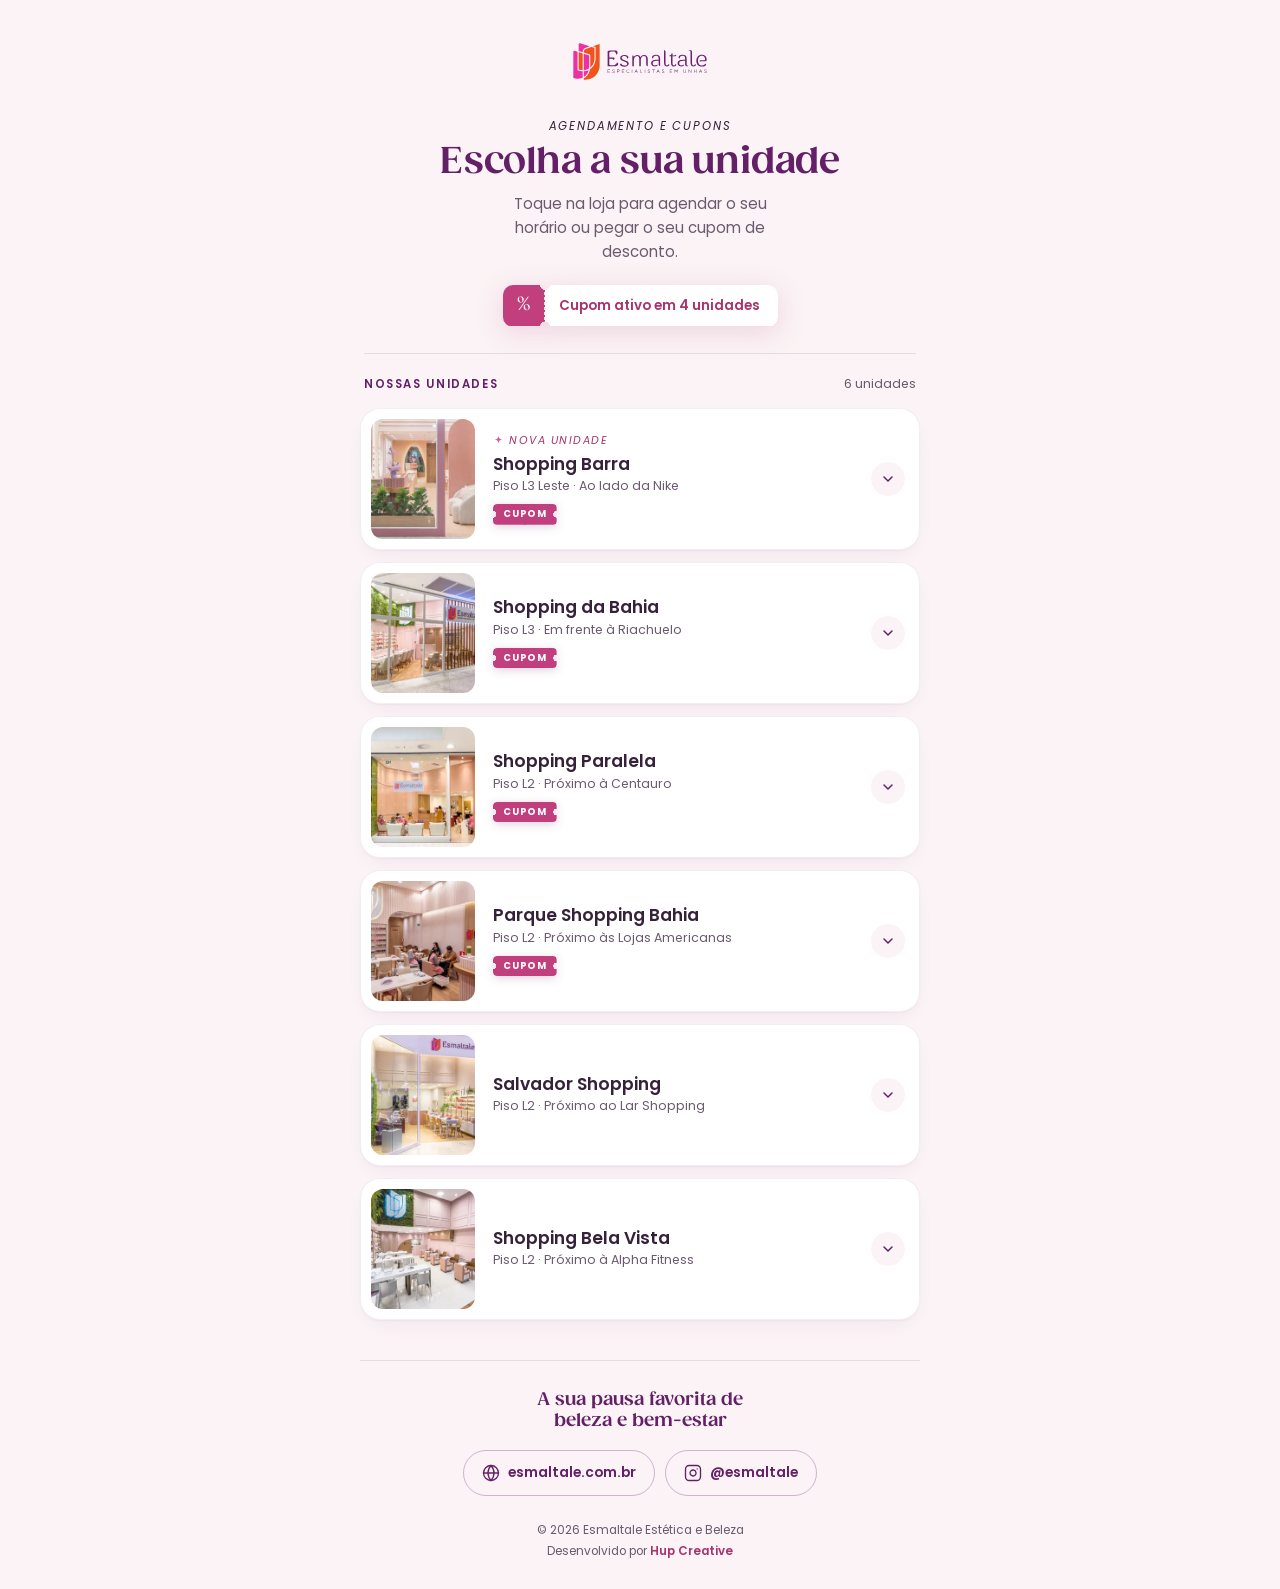
<file: previa-conheca/index.html>
<!DOCTYPE html>
<html lang="pt-BR">
<head>
  <meta charset="UTF-8">
  <meta name="viewport" content="width=device-width, initial-scale=1.0, viewport-fit=cover">
  <title>Esmaltale | Escolha sua unidade, agende e pegue seu cupom</title>
  <meta name="description" content="Escolha a unidade Esmaltale, agende seu horário pelo Trinks ou WhatsApp e pegue seu cupom de desconto. Unidades nos principais shoppings da Bahia.">
  <meta name="robots" content="noindex, nofollow">
  <meta name="theme-color" content="#FBF3F5">
  <link rel="canonical" href="https://loja.esmaltale.com.br/conheca">

  <link rel="icon" type="image/png" href="/favicon-48.png">
  <link rel="apple-touch-icon" href="/favicon-48.png">

  <meta property="og:type" content="website">
  <meta property="og:url" content="https://loja.esmaltale.com.br/conheca">
  <meta property="og:title" content="Esmaltale | Escolha sua unidade">
  <meta property="og:description" content="Agende seu horário e pegue seu cupom de desconto na Esmaltale mais perto de você.">
  <meta property="og:image" content="https://loja.esmaltale.com.br/assets/Logo_cor.png">
  <meta property="og:site_name" content="Esmaltale">
  <meta property="og:locale" content="pt_BR">
  <meta name="twitter:card" content="summary_large_image">

  <link rel="preconnect" href="https://fonts.googleapis.com">
  <link rel="preconnect" href="https://fonts.gstatic.com" crossorigin>
  <link href="https://fonts.googleapis.com/css2?family=Poppins:ital,wght@0,400;0,500;0,600;0,700;1,400&display=swap" rel="stylesheet">
  <link rel="preload" href="/previa-conheca/assets/gazpacho-bold.woff2" as="font" type="font/woff2" crossorigin>
  <link rel="preload" href="/previa-conheca/assets/logo-esmaltale.svg" as="image">
  <link rel="preload" href="/previa-conheca/assets/shopping-barra.webp" as="image" fetchpriority="high">

  <script>document.documentElement.classList.add('js');</script>

  <!-- Google Analytics GA4: a fila de eventos existe desde já; a biblioteca carrega depois da página. -->
  <script>
    window.dataLayer = window.dataLayer || [];
    function gtag(){dataLayer.push(arguments);}
    gtag('js', new Date());
    gtag('config', 'G-G651HHSCPV', { page_title: 'Conheça Nossas Lojas - Esmaltale', page: 'conheca_hub' });
    window.addEventListener('load', function () {
      var carregar = function () {
        var s = document.createElement('script');
        s.async = true;
        s.src = 'about:blank#G-G651HHSCPV';
        document.head.appendChild(s);
      };
      if ('requestIdleCallback' in window) requestIdleCallback(carregar, { timeout: 2500 });
      else setTimeout(carregar, 1200);
    });
  </script>

<style>
/* =====================================================
   FONTE DOS TÍTULOS (a mesma do esmaltale.com.br)
   ===================================================== */
@font-face {
  font-family: 'Gazpacho';
  src: url('/previa-conheca/assets/gazpacho-bold.woff2') format('woff2');
  font-weight: 700;
  font-style: normal;
  font-display: swap;
}

/* =====================================================
   BASE (tokens do site institucional)
   ===================================================== */
*, *::before, *::after { box-sizing: border-box; margin: 0; padding: 0; }

:root {
  --roxo: #632066;
  --roxo-hover: #4E1851;
  --texto: #36213A;
  --texto-suave: #6B5A6F;
  --rosa: #E15297;
  --rosa-escuro: #A8336D;
  --rosa-claro: #EDB2BD;
  --rosa-ticket: #C23F7E; /* rosa dos cupons: texto branco legível (AA) */
  --coral: #E5602E;
  --blush: #F6E6EA;
  --fundo: #FBF3F5;
  --branco: #FFFFFF;
  --linha: rgba(99, 32, 102, 0.12);
  --display: 'Gazpacho', Georgia, 'Times New Roman', serif;
  --sans: 'Poppins', -apple-system, BlinkMacSystemFont, 'Segoe UI', Roboto, Helvetica, Arial, sans-serif;
  --ease: cubic-bezier(0.4, 0, 0.2, 1);
  --expo: cubic-bezier(0.16, 1, 0.3, 1);
}

html { -webkit-text-size-adjust: 100%; accent-color: var(--roxo); }

body {
  font-family: var(--sans);
  color: var(--texto);
  background: var(--fundo);
  line-height: 1.6;
  min-height: 100dvh;
  -webkit-font-smoothing: antialiased;
  -moz-osx-font-smoothing: grayscale;
}

img, svg { display: block; max-width: 100%; }
a { color: inherit; text-decoration: none; }
button { font: inherit; color: inherit; background: none; border: 0; cursor: pointer; }
::selection { background: var(--rosa-claro); color: var(--texto); }
:focus-visible { outline: 3px solid var(--rosa); outline-offset: 3px; border-radius: 6px; }

.pagina {
  width: 100%;
  max-width: 600px;
  margin: 0 auto;
  padding: 0 20px calc(28px + env(safe-area-inset-bottom));
}

/* Brilho de 4 pontas (o mesmo desenho do site), piscando devagar */
.brilho {
  position: absolute;
  fill: currentColor;
  pointer-events: none;
  animation: pisca 3.8s ease-in-out infinite;
}

@keyframes pisca {
  0%, 100% { opacity: 0; transform: scale(0.4) rotate(0deg); }
  45%, 55% { opacity: 0.9; transform: scale(1) rotate(20deg); }
}

/* Entrada: começa quase transparente (não zero) para não atrasar a pintura da página */
@keyframes entra {
  from { opacity: 0.01; transform: translateY(20px); }
}

/* =====================================================
   TOPO
   ===================================================== */
.topo {
  padding: 22px 0 20px;
  text-align: center;
  animation: entra 1s var(--expo) both;
}

.topo__logo { width: 140px; height: auto; margin: 0 auto 26px; }

.topo__tag {
  display: block;
  margin-bottom: 8px;
  font-size: 0.72rem;
  font-style: italic;
  letter-spacing: 0.16em;
  text-transform: uppercase;
  color: var(--texto);
}

.topo__titulo {
  font-family: var(--display);
  font-size: clamp(1.75rem, 7.6vw, 2.25rem);
  font-weight: 700;
  line-height: 1.08;
  letter-spacing: -0.01em;
  color: var(--roxo);
  text-wrap: balance;
}

.topo__texto {
  max-width: 34ch;
  margin: 10px auto 0;
  font-size: 0.94rem;
  line-height: 1.6;
  color: var(--texto-suave);
}

/* Aviso de cupons: ticket pequeno, com canhoto, picote e recortes em cima e embaixo */
.aviso {
  display: inline-block;
  margin-top: 20px;
  filter: drop-shadow(0 6px 14px rgba(168, 51, 109, 0.16));
}

.aviso[hidden] { display: none; }
/* O espaço do aviso fica reservado desde o início; o script só o revela. Assim a lista não pula. */
.aviso.is-carregando { visibility: hidden; }

.aviso__ticket {
  --canhoto: 42px;
  position: relative;
  display: grid;
  grid-template-columns: var(--canhoto) auto;
  align-items: center;
  height: 42px;
  font-size: 0.84rem;
  font-weight: 600;
  line-height: 1;
  color: var(--rosa-escuro);
  background: var(--branco);
  border-radius: 10px;
  -webkit-mask:
    radial-gradient(circle 5px at var(--canhoto) 0, #0000 96%, #000) top / 100% 51% no-repeat,
    radial-gradient(circle 5px at var(--canhoto) 100%, #0000 96%, #000) bottom / 100% 51% no-repeat;
          mask:
    radial-gradient(circle 5px at var(--canhoto) 0, #0000 96%, #000) top / 100% 51% no-repeat,
    radial-gradient(circle 5px at var(--canhoto) 100%, #0000 96%, #000) bottom / 100% 51% no-repeat;
}

/* Picote */
.aviso__ticket::before {
  content: '';
  position: absolute;
  top: 7px;
  bottom: 7px;
  left: calc(var(--canhoto) - 1px);
  border-left: 1.5px dashed rgba(255, 255, 255, 0.85);
}

.aviso__pct {
  display: flex;
  align-items: center;
  justify-content: center;
  height: 100%;
  font-family: var(--display);
  font-size: 1.15rem;
  color: var(--branco);
  background: var(--rosa-ticket);
}

.aviso__texto { padding: 0 18px 0 14px; white-space: nowrap; }

/* =====================================================
   LISTA DE UNIDADES
   ===================================================== */
.rotulo {
  display: flex;
  align-items: baseline;
  justify-content: space-between;
  gap: 12px;
  margin: 6px 4px 14px;
  padding-top: 20px;
  border-top: 1px solid var(--linha);
}

.rotulo h2 {
  font-family: var(--sans);
  font-size: 0.72rem;
  font-weight: 600;
  letter-spacing: 0.14em;
  text-transform: uppercase;
  color: var(--roxo);
}

.rotulo p { font-size: 0.78rem; color: var(--texto-suave); }

.lista { list-style: none; display: grid; gap: 12px; }

.loja {
  background: var(--branco);
  border: 1px solid rgba(107, 31, 124, 0.08);
  border-radius: 20px;
  box-shadow: 0 1px 2px rgba(42, 36, 40, 0.04), 0 8px 24px -12px rgba(107, 31, 124, 0.12);
  transition: box-shadow 400ms var(--expo), border-color 400ms var(--expo);
  animation: entra 1s var(--expo) both;
  animation-delay: var(--atraso, 0ms);
}

.loja.is-aberta {
  border-color: rgba(107, 31, 124, 0.16);
  box-shadow: 0 1px 2px rgba(42, 36, 40, 0.04), 0 22px 44px -18px rgba(107, 31, 124, 0.3);
}

/* Cards abaixo da primeira tela: entram ao aparecer na rolagem, como no site */
html.js .loja[data-reveal] {
  animation: none;
  opacity: 0;
  transform: translate3d(0, 28px, 0);
  transition:
    opacity 900ms var(--expo),
    transform 1100ms var(--expo),
    box-shadow 400ms var(--expo),
    border-color 400ms var(--expo);
}

html.js .loja[data-reveal].is-revealed { opacity: 1; transform: none; }

/* Linha clicável */
.loja__linha {
  display: grid;
  grid-template-columns: 84px minmax(0, 1fr) 34px;
  align-items: center;
  gap: 14px;
  width: 100%;
  padding: 10px 14px 10px 10px;
  text-align: left;
  border-radius: 20px;
  -webkit-tap-highlight-color: transparent;
}

.loja__midia { position: relative; width: 84px; height: 100px; }

.loja__foto {
  width: 100%;
  height: 100%;
  object-fit: cover;
  border-radius: 12px;
  background: var(--blush);
}

/* Adesivos (cupom e promoção): mini tickets abaixo da localização */
.loja__adesivos { display: flex; flex-wrap: wrap; gap: 6px; margin-top: 7px; }

.adesivo { display: inline-block; filter: drop-shadow(0 2px 5px rgba(99, 32, 102, 0.2)); }

.adesivo span {
  display: block;
  padding: 3px 10px;
  font-size: 0.6rem;
  font-weight: 700;
  letter-spacing: 0.08em;
  text-transform: uppercase;
  line-height: 1.5;
  color: var(--branco);
  background: var(--rosa-ticket);
  border-radius: 4px;
  -webkit-mask:
    radial-gradient(circle 3.5px at 0 50%, #0000 96%, #000) left / 51% 100% no-repeat,
    radial-gradient(circle 3.5px at 100% 50%, #0000 96%, #000) right / 51% 100% no-repeat;
          mask:
    radial-gradient(circle 3.5px at 0 50%, #0000 96%, #000) left / 51% 100% no-repeat,
    radial-gradient(circle 3.5px at 100% 50%, #0000 96%, #000) right / 51% 100% no-repeat;
}

.adesivo--promo span { background: #B34A1E; }

.loja__info { display: flex; flex-direction: column; gap: 2px; min-width: 0; }

/* "Nova unidade": linha em itálico com brilho, no tom dos títulos do site */
.loja__nova {
  position: relative;
  display: inline-flex;
  align-items: center;
  gap: 5px;
  margin-bottom: 2px;
  font-size: 0.68rem;
  font-style: italic;
  letter-spacing: 0.14em;
  text-transform: uppercase;
  color: var(--rosa-escuro);
}

.loja__nova svg { width: 11px; height: 11px; fill: var(--rosa); flex-shrink: 0; }

.loja__nome {
  font-size: 0.98rem;
  font-weight: 600;
  line-height: 1.25;
  color: var(--texto);
}

.leitor { position: absolute; width: 1px; height: 1px; overflow: hidden; clip: rect(0 0 0 0); white-space: nowrap; }

.loja__local { font-size: 0.78rem; line-height: 1.45; color: var(--texto-suave); }

.loja__seta {
  display: flex;
  align-items: center;
  justify-content: center;
  width: 34px;
  height: 34px;
  color: var(--roxo);
  background: var(--fundo);
  border-radius: 50%;
  transition: transform 500ms var(--expo), background-color 250ms var(--ease), color 250ms var(--ease);
}

.loja.is-aberta .loja__seta { transform: rotate(180deg); color: var(--branco); background: var(--roxo); }

/* Painel que desce com as opções */
.loja__painel {
  display: grid;
  grid-template-rows: 0fr;
  transition: grid-template-rows 550ms var(--expo);
}

.loja.is-aberta .loja__painel { grid-template-rows: 1fr; }

.loja__painel-dentro { min-height: 0; overflow: hidden; }

.loja__opcoes {
  display: grid;
  gap: 8px;
  padding: 6px 12px 14px;
  opacity: 0;
  transform: translateY(-8px);
  transition: opacity 200ms var(--ease), transform 500ms var(--expo);
}

.loja.is-aberta .loja__opcoes { opacity: 1; transform: none; transition-delay: 100ms; }

/* =====================================================
   CUPOM: ticket com canhoto, recortes e picote
   ===================================================== */
.cupom {
  display: block;
  margin: 8px 0 2px;
  filter: drop-shadow(0 10px 18px rgba(168, 51, 109, 0.18));
  -webkit-tap-highlight-color: transparent;
  transition: transform 300ms var(--expo);
}

.cupom:active { transform: scale(0.98); }

.cupom__ticket {
  --canhoto: 78px;
  position: relative;
  display: grid;
  grid-template-columns: var(--canhoto) 1fr;
  min-height: 112px;
  overflow: hidden;
  background: var(--blush);
  border-radius: 16px;
  /* Recortes em meia-lua no encontro do canhoto com o corpo, em cima e embaixo */
  -webkit-mask:
    radial-gradient(circle 9px at var(--canhoto) 0, #0000 97%, #000) top / 100% 51% no-repeat,
    radial-gradient(circle 9px at var(--canhoto) 100%, #0000 97%, #000) bottom / 100% 51% no-repeat;
          mask:
    radial-gradient(circle 9px at var(--canhoto) 0, #0000 97%, #000) top / 100% 51% no-repeat,
    radial-gradient(circle 9px at var(--canhoto) 100%, #0000 97%, #000) bottom / 100% 51% no-repeat;
}

/* Canhoto rosa com o "%" e brilhos */
.cupom__canhoto {
  position: relative;
  display: grid;
  place-items: center;
  color: var(--branco);
  background: var(--rosa-ticket);
  background-image: radial-gradient(circle at 30% 25%, rgba(255, 255, 255, 0.28), rgba(255, 255, 255, 0) 60%);
}

.cupom__pct {
  font-family: var(--display);
  font-size: 2.3rem;
  line-height: 1;
  transform: rotate(-8deg);
}

.cupom__canhoto .brilho { color: var(--branco); }

/* Picote entre canhoto e corpo */
.cupom__ticket::before {
  content: '';
  position: absolute;
  top: 14px;
  bottom: 14px;
  left: calc(var(--canhoto) - 1px);
  border-left: 2px dashed rgba(225, 82, 151, 0.45);
}

.cupom__corpo {
  display: flex;
  flex-direction: column;
  justify-content: center;
  gap: 8px;
  padding: 14px 16px 14px 20px;
}

.cupom__titulo {
  font-family: var(--display);
  font-size: 1.12rem;
  font-weight: 700;
  line-height: 1.15;
  color: var(--roxo);
}

.cupom__texto { font-size: 0.76rem; line-height: 1.45; color: var(--texto-suave); }

.cupom__acao {
  display: inline-flex;
  align-self: flex-start;
  align-items: center;
  gap: 6px;
  padding: 7px 12px 7px 14px;
  font-size: 0.76rem;
  font-weight: 700;
  letter-spacing: 0.04em;
  text-transform: uppercase;
  color: var(--branco);
  background: var(--rosa-ticket);
  border-radius: 100px;
  box-shadow: 0 4px 10px -3px rgba(194, 63, 126, 0.5);
  transition: background-color 250ms var(--ease);
}

.cupom__acao svg { transition: transform 300ms var(--expo); }

/* Brilho que passa pelo ticket de tempos em tempos (o mesmo efeito dos botões do site) */
.cupom__ticket::after {
  content: '';
  position: absolute;
  top: 0;
  left: -150%;
  width: 200%;
  height: 100%;
  background: linear-gradient(to right, rgba(255, 255, 255, 0) 0%, rgba(255, 255, 255, 0.45) 30%, rgba(255, 255, 255, 0.45) 40%, rgba(255, 255, 255, 0) 70%);
  transform: skewX(-30deg);
  pointer-events: none;
  animation: varre 4s infinite ease-in-out;
}

@keyframes varre {
  0% { left: -150%; }
  30%, 100% { left: 150%; }
}

/* =====================================================
   CANAIS DE AGENDAMENTO (o mesmo desenho do modal do site)
   ===================================================== */
.pergunta {
  margin: 4px 4px 2px;
  font-size: 0.7rem;
  font-weight: 600;
  letter-spacing: 0.12em;
  text-transform: uppercase;
  color: var(--texto-suave);
}

.canal {
  display: flex;
  align-items: center;
  gap: 14px;
  min-height: 58px;
  padding: 12px 16px;
  color: var(--roxo);
  background: var(--fundo);
  border-radius: 16px;
  transition: background-color 250ms var(--ease), color 250ms var(--ease), transform 200ms ease;
}

.canal:active { transform: scale(0.985); }
.canal--principal { color: var(--branco); background: var(--roxo); }
.canal svg { flex-shrink: 0; }

.canal__texto { display: flex; flex: 1; flex-direction: column; min-width: 0; }
.canal__texto strong { font-size: 0.9rem; font-weight: 600; line-height: 1.3; }
.canal__texto span { font-size: 0.75rem; line-height: 1.35; opacity: 0.8; }

.canal__seta { transition: transform 300ms var(--expo); }

.loja__links { display: flex; flex-wrap: wrap; justify-content: center; gap: 0 22px; margin-top: 2px; }

.link-seta {
  display: inline-flex;
  align-items: center;
  justify-content: center;
  gap: 6px;
  min-height: 44px;
  font-size: 0.86rem;
  font-weight: 700;
  color: var(--roxo);
  transition: color 250ms var(--ease);
}

.link-seta svg { transition: transform 200ms ease; }

/* =====================================================
   RODAPÉ
   ===================================================== */
.rodape {
  margin-top: 40px;
  padding-top: 28px;
  text-align: center;
  border-top: 1px solid var(--linha);
}

.rodape__frase {
  max-width: 22ch;
  margin: 0 auto 18px;
  font-family: var(--display);
  font-size: 1.1rem;
  font-weight: 700;
  line-height: 1.25;
  color: var(--roxo);
}

.rodape__links { display: flex; flex-wrap: wrap; justify-content: center; gap: 10px; margin-bottom: 24px; }

.pilula {
  display: inline-flex;
  align-items: center;
  gap: 8px;
  min-height: 46px;
  padding: 10px 18px;
  font-size: 0.86rem;
  font-weight: 600;
  color: var(--roxo);
  border: 1.5px solid rgba(107, 31, 124, 0.3);
  border-radius: 100px;
  transition: border-color 250ms var(--ease), background-color 250ms var(--ease);
}

.rodape__copy { font-size: 0.74rem; line-height: 1.7; color: var(--texto-suave); }
.rodape__copy a { font-weight: 600; color: var(--rosa-escuro); }

/* =====================================================
   INTERAÇÕES COM MOUSE
   ===================================================== */
@media (hover: hover) {
  .loja:hover { box-shadow: 0 1px 2px rgba(42, 36, 40, 0.04), 0 20px 40px -18px rgba(107, 31, 124, 0.26); }
  .loja__linha:hover .loja__seta { background: var(--blush); }
  .loja.is-aberta .loja__linha:hover .loja__seta { background: var(--roxo-hover); }
  .cupom:hover { transform: translateY(-2px) rotate(-0.6deg); }
  .cupom:hover .cupom__acao { background: var(--rosa-escuro); }
  .cupom:hover .cupom__acao svg { transform: translateX(3px); }
  .canal:hover { background: var(--blush); }
  .canal--principal:hover { background: var(--roxo-hover); }
  .canal:hover .canal__seta { transform: translateX(3px); }
  .link-seta:hover { color: var(--rosa-escuro); }
  .link-seta:hover svg { transform: translateX(4px); }
  .pilula:hover { border-color: var(--roxo); background: rgba(107, 31, 124, 0.04); }
}

@media (min-width: 640px) {
  .topo { padding-top: 40px; }
  .topo__logo { margin-bottom: 34px; }
  .loja__linha { grid-template-columns: 104px minmax(0, 1fr) 34px; gap: 18px; }
  .loja__midia { width: 104px; height: 120px; }
  .loja__nome { font-size: 1.08rem; }
  .loja__opcoes { padding: 6px 18px 18px; }
  .cupom__ticket { --canhoto: 96px; }
}

@media (prefers-reduced-motion: reduce) {
  *, *::before, *::after {
    animation-duration: 0.01ms !important;
    animation-iteration-count: 1 !important;
    transition-duration: 0.01ms !important;
  }
  .cupom__ticket::after { display: none; }
  .brilho { opacity: 0.8; transform: none; }
  html.js .loja[data-reveal] { opacity: 1; transform: none; }
}
</style>
</head>
<body>

<main class="pagina">

  <header class="topo">
    <img src="/previa-conheca/assets/logo-esmaltale.svg" alt="Esmaltale, especialistas em unhas" class="topo__logo" width="140" height="43">
    <span class="topo__tag">Agendamento e cupons</span>
    <h1 class="topo__titulo">Escolha a sua unidade</h1>
    <p class="topo__texto" id="texto-topo">Toque na loja para agendar o seu horário ou pegar o seu cupom de desconto.</p>
    <p class="aviso is-carregando" id="aviso-cupom">
      <span class="aviso__ticket">
        <span class="aviso__pct" aria-hidden="true">%</span>
        <span class="aviso__texto" id="aviso-cupom-texto">Cupom ativo</span>
      </span>
    </p>
  </header>

  <section aria-labelledby="titulo-unidades">
    <div class="rotulo">
      <h2 id="titulo-unidades">Nossas unidades</h2>
      <p id="contagem-unidades"></p>
    </div>

    <ul class="lista" id="lista-lojas"></ul>

    <noscript>
      <p style="text-align:center;padding:16px">Veja todas as unidades em <a href="https://esmaltale.com.br/lojas/" style="color:#632066;font-weight:600">esmaltale.com.br/lojas</a>.</p>
    </noscript>
  </section>

  <footer class="rodape">
    <p class="rodape__frase">A sua pausa favorita de beleza e bem-estar</p>
    <div class="rodape__links">
      <a class="pilula" href="https://esmaltale.com.br/" data-evento="click_site">
        <svg width="18" height="18" viewBox="0 0 24 24" fill="none" stroke="currentColor" stroke-width="1.8" stroke-linecap="round" stroke-linejoin="round" aria-hidden="true"><circle cx="12" cy="12" r="10"/><path d="M12 2a14.5 14.5 0 0 0 0 20 14.5 14.5 0 0 0 0-20"/><path d="M2 12h20"/></svg>
        esmaltale.com.br
      </a>
      <a class="pilula" href="https://www.instagram.com/esmaltale" target="_blank" rel="noopener noreferrer" data-evento="click_instagram">
        <svg width="18" height="18" viewBox="0 0 24 24" fill="none" stroke="currentColor" stroke-width="1.8" stroke-linecap="round" stroke-linejoin="round" aria-hidden="true"><rect x="2" y="2" width="20" height="20" rx="5"/><path d="M16 11.37A4 4 0 1 1 12.63 8 4 4 0 0 1 16 11.37z"/><path d="M17.5 6.5h.01"/></svg>
        @esmaltale
      </a>
    </div>
    <p class="rodape__copy">© <span id="ano">2026</span> Esmaltale Estética e Beleza<br>Desenvolvido por <a href="https://hup.com.br" target="_blank" rel="noopener noreferrer">Hup Creative</a></p>
  </footer>

</main>

<!-- =====================================================
     DADOS DAS UNIDADES
     -----------------------------------------------------
     - priority: ordem na lista (1 aparece primeiro). Para mudar a ordem, troque só os números.
     - hasActiveCoupon / url: atualizados pelo sistema de landing pages. Com cupom ativo, o ticket
       "Pegar meu cupom" leva para "url" (a landing do cupom).
     - unitUrl: página da unidade (link "Conhecer a unidade").
     - mapsUrl: perfil da unidade no Google Maps (link "Ver no mapa"). Vazio = sem o link.
     - isNew: mostra "Nova unidade" acima do nome.
     - promo: texto curto de promoção (ex.: 'Promoção'), num adesivo laranja abaixo da localização. Vazio = sem adesivo.
     - trinksUrl / whatsapp: agendamento. Sem trinksUrl, a opção do Trinks some.
     - image: foto da frente da unidade (240x288, WebP).
     ===================================================== -->
<script>
  const STORES_DATA = [
    {
      slug: 'shoppingbarra',
      name: 'Shopping Barra',
      city: 'Salvador',
      address: 'Piso L3 Leste · Ao lado da Nike',
      image: '/previa-conheca/assets/shopping-barra.webp',
      url: 'https://loja.esmaltale.com.br/shoppingbarra',
      unitUrl: 'https://loja.esmaltale.com.br/conheca/shoppingbarra',
      mapsUrl: 'https://www.google.com/maps?cid=7693819465966985537',
      trinksUrl: 'https://www.trinks.com/esmaltale-shopping-barra',
      whatsapp: '5571999494089',
      hasActiveCoupon: true,
      isNew: true,
      promo: '',
      priority: 1
    },
    {
      slug: 'shoppingdabahia',
      name: 'Shopping da Bahia',
      city: 'Salvador',
      address: 'Piso L3 · Em frente à Riachuelo',
      image: '/previa-conheca/assets/shopping-da-bahia.webp',
      url: 'https://loja.esmaltale.com.br/shoppingdabahia',
      unitUrl: 'https://loja.esmaltale.com.br/conheca/shoppingdabahia',
      mapsUrl: 'https://www.google.com/maps?cid=3673152592179540768',
      trinksUrl: 'https://www.trinks.com/esmaltale-shopping-da-bahia-',
      whatsapp: '5571999231497',
      hasActiveCoupon: true,
      isNew: false,
      promo: '',
      priority: 2
    },
    {
      slug: 'shoppingparalela',
      name: 'Shopping Paralela',
      city: 'Salvador',
      address: 'Piso L2 · Próximo à Centauro',
      image: '/previa-conheca/assets/shopping-paralela.webp',
      url: 'https://loja.esmaltale.com.br/shoppingparalela',
      unitUrl: 'https://loja.esmaltale.com.br/conheca/shoppingparalela',
      mapsUrl: 'https://www.google.com/maps?cid=1865418680387577062',
      trinksUrl: 'https://www.trinks.com/esmaltale-shop-paralela',
      whatsapp: '5571991152859',
      hasActiveCoupon: true,
      isNew: false,
      promo: '',
      priority: 3
    },
    {
      slug: 'parqueshoppingbahia',
      name: 'Parque Shopping Bahia',
      city: 'Lauro de Freitas',
      address: 'Piso L2 · Próximo às Lojas Americanas',
      image: '/previa-conheca/assets/parque-shopping-bahia.webp',
      url: 'https://loja.esmaltale.com.br/parqueshoppingbahia',
      unitUrl: 'https://loja.esmaltale.com.br/conheca/parqueshoppingbahia',
      mapsUrl: 'https://www.google.com/maps?cid=17028121796568796822',
      trinksUrl: 'https://www.trinks.com/esmaltale-salvador-norte-shopping',
      whatsapp: '5571983259511',
      hasActiveCoupon: true,
      isNew: false,
      promo: '',
      priority: 4
    },
    {
      slug: 'salvadorshopping',
      name: 'Salvador Shopping',
      city: 'Salvador',
      address: 'Piso L2 · Próximo ao Lar Shopping',
      image: '/previa-conheca/assets/salvador-shopping.webp',
      url: 'https://loja.esmaltale.com.br/conheca/salvadorshopping',
      unitUrl: 'https://loja.esmaltale.com.br/conheca/salvadorshopping',
      mapsUrl: 'https://www.google.com/maps?cid=7686953596061038359',
      trinksUrl: 'https://www.trinks.com/esmaltalesalvadorshopping',
      whatsapp: '5571993016341',
      hasActiveCoupon: false,
      isNew: false,
      promo: '',
      priority: 5
    },
    {
      slug: 'shoppingbelavista',
      name: 'Shopping Bela Vista',
      city: 'Salvador',
      address: 'Piso L2 · Próximo à Alpha Fitness',
      image: '/previa-conheca/assets/shopping-bela-vista.webp',
      url: 'https://loja.esmaltale.com.br/conheca/shoppingbelavista',
      unitUrl: 'https://loja.esmaltale.com.br/conheca/shoppingbelavista',
      mapsUrl: 'https://www.google.com/maps?cid=11797337463690376936',
      trinksUrl: 'https://www.trinks.com/esmaltale-shopping-bela-vista',
      whatsapp: '5571997002950',
      hasActiveCoupon: false,
      isNew: false,
      promo: '',
      priority: 6
    }
  ];

  var ESTRELA = 'M12 2c.8 5.2 2.8 7.2 8 8-5.2.8-7.2 2.8-8 8-.8-5.2-2.8-7.2-8-8 5.2-.8 7.2-2.8 8-8z';

  function brilho(x, y, t, atraso) {
    return '<svg class="brilho" viewBox="0 0 24 24" aria-hidden="true" style="left:' + x + ';top:' + y + ';width:' + t + 'px;height:' + t + 'px;animation-delay:' + atraso + 's"><path d="' + ESTRELA + '"/></svg>';
  }

  const ICONES = {
    seta: '<svg width="16" height="16" viewBox="0 0 24 24" fill="none" stroke="currentColor" stroke-width="2.2" stroke-linecap="round" stroke-linejoin="round" aria-hidden="true"><path d="m6 9 6 6 6-6"/></svg>',
    agenda: '<svg width="20" height="20" viewBox="0 0 24 24" fill="none" stroke="currentColor" stroke-width="1.8" stroke-linecap="round" stroke-linejoin="round" aria-hidden="true"><rect x="3" y="4" width="18" height="18" rx="2"/><path d="M16 2v4M8 2v4M3 10h18"/></svg>',
    whats: '<svg width="20" height="20" viewBox="0 0 24 24" fill="currentColor" aria-hidden="true"><path d="M17.47 14.38c-.3-.15-1.76-.87-2.03-.97-.27-.1-.47-.15-.67.15-.2.3-.77.97-.94 1.17-.17.2-.35.22-.65.07-.3-.15-1.25-.46-2.39-1.47-.88-.79-1.48-1.76-1.65-2.06-.17-.3-.02-.46.13-.61.14-.13.3-.35.45-.52.15-.17.2-.3.3-.5.1-.2.05-.37-.02-.52-.08-.15-.67-1.62-.92-2.22-.24-.58-.49-.5-.67-.51h-.57c-.2 0-.52.07-.8.37-.27.3-1.04 1.02-1.04 2.48s1.07 2.88 1.22 3.08c.15.2 2.1 3.2 5.08 4.49.71.31 1.26.49 1.7.63.71.22 1.36.19 1.87.12.57-.09 1.76-.72 2.01-1.42.25-.7.25-1.29.17-1.42-.07-.12-.27-.2-.57-.35zM12.05 21.5h-.01a9.4 9.4 0 0 1-4.8-1.31l-.34-.2-3.56.93.95-3.47-.22-.36a9.4 9.4 0 0 1-1.44-5.01c0-5.2 4.23-9.43 9.43-9.43a9.37 9.37 0 0 1 9.42 9.44c0 5.2-4.23 9.42-9.43 9.42zm8.03-17.45A11.3 11.3 0 0 0 12.05.72C5.79.72.7 5.8.7 12.07c0 2 .52 3.95 1.52 5.67L.6 23.6l6-1.57a11.33 11.33 0 0 0 5.43 1.38h.01c6.26 0 11.35-5.09 11.35-11.35 0-3.03-1.18-5.88-3.32-8.02z"/></svg>',
    ir: '<svg class="canal__seta" width="18" height="18" viewBox="0 0 24 24" fill="none" stroke="currentColor" stroke-width="2" stroke-linecap="round" stroke-linejoin="round" aria-hidden="true"><path d="M5 12h14"/><path d="m12 5 7 7-7 7"/></svg>',
    mapa: '<svg width="16" height="16" viewBox="0 0 24 24" fill="none" stroke="currentColor" stroke-width="2" stroke-linecap="round" stroke-linejoin="round" aria-hidden="true"><path d="M20 10c0 4.99-5.54 10.19-7.4 11.8a1 1 0 0 1-1.2 0C9.54 20.19 4 14.99 4 10a8 8 0 0 1 16 0"/><circle cx="12" cy="10" r="3"/></svg>',
    irPequena: '<svg width="15" height="15" viewBox="0 0 24 24" fill="none" stroke="currentColor" stroke-width="2.4" stroke-linecap="round" stroke-linejoin="round" aria-hidden="true"><path d="M5 12h14"/><path d="m12 5 7 7-7 7"/></svg>'
  };

  const CHAVE_ULTIMA = 'esmaltale_ultima_unidade';
  const reduzMovimento = window.matchMedia('(prefers-reduced-motion: reduce)').matches;

  function evento(nome, dados) {
    if (window.gtag) gtag('event', nome, dados || {});
  }

  function ordenar(lista) {
    return lista
      .map(function (loja, i) { return { loja: loja, i: i }; })
      .sort(function (a, b) {
        var pa = typeof a.loja.priority === 'number' ? a.loja.priority : 999;
        var pb = typeof b.loja.priority === 'number' ? b.loja.priority : 999;
        return pa - pb || a.i - b.i;
      })
      .map(function (x) { return x.loja; });
  }

  function linkWhats(loja) {
    var texto = 'Olá! Gostaria de agendar um horário na Esmaltale ' + loja.name + '.';
    return 'https://wa.me/' + loja.whatsapp + '?text=' + encodeURIComponent(texto);
  }

  function cartao(loja, i) {
    var painel = 'painel-' + loja.slug;
    var adesivos =
      (loja.hasActiveCoupon ? '<span class="adesivo" aria-hidden="true"><span>Cupom</span></span>' : '') +
      (loja.promo ? '<span class="adesivo adesivo--promo" aria-hidden="true"><span>' + loja.promo + '</span></span>' : '');
    if (adesivos) adesivos = '<span class="loja__adesivos">' + adesivos + '</span>';
    // Os adesivos são decorativos: o leitor de tela recebe o mesmo aviso em texto.
    var leitura = [loja.hasActiveCoupon ? 'cupom ativo' : '', loja.promo || '']
      .filter(Boolean).join(', ');

    var cupom = loja.hasActiveCoupon ? (
      '<a class="cupom" href="' + loja.url + '" data-evento="click_coupon" data-unit="' + loja.slug + '">' +
        '<span class="cupom__ticket">' +
          '<span class="cupom__canhoto" aria-hidden="true">' +
            '<span class="cupom__pct">%</span>' +
            brilho('16%', '14%', 11, 0) + brilho('70%', '66%', 9, 1.6) + brilho('62%', '12%', 7, 2.6) +
          '</span>' +
          '<span class="cupom__corpo">' +
            '<span><span class="cupom__titulo" style="display:block">Cupom de desconto</span>' +
            '<span class="cupom__texto" style="display:block;margin-top:3px">Pegue o seu e mostre a imagem na recepção.</span></span>' +
            '<span class="cupom__acao">Pegar meu cupom ' + ICONES.irPequena + '</span>' +
          '</span>' +
        '</span>' +
      '</a>'
    ) : '';

    var canais = '';
    if (loja.trinksUrl) {
      canais += '<a class="canal canal--principal" href="' + loja.trinksUrl + '" target="_blank" rel="noopener noreferrer" data-evento="click_trinks" data-unit="' + loja.slug + '">' +
        ICONES.agenda +
        '<span class="canal__texto"><strong>Agendamento online (Trinks)</strong><span>Escolha profissional e horário na hora</span></span>' +
        ICONES.ir + '</a>';
    }
    if (loja.whatsapp) {
      canais += '<a class="canal" href="' + linkWhats(loja) + '" target="_blank" rel="noopener noreferrer" data-evento="click_whatsapp" data-unit="' + loja.slug + '">' +
        ICONES.whats +
        '<span class="canal__texto"><strong>Agendar pelo WhatsApp</strong><span>Fale com a nossa recepção por mensagem</span></span>' +
        ICONES.ir + '</a>';
    }

    var links = '';
    if (loja.mapsUrl) links += '<a class="link-seta" href="' + loja.mapsUrl + '" target="_blank" rel="noopener noreferrer" data-evento="click_map" data-unit="' + loja.slug + '">' + ICONES.mapa + ' Ver no mapa</a>';
    if (loja.unitUrl) links += '<a class="link-seta" href="' + loja.unitUrl + '" data-evento="click_unit_page" data-unit="' + loja.slug + '">Conhecer a unidade ' + ICONES.irPequena + '</a>';

    // As 3 primeiras entram com a página; as demais, ao aparecer na rolagem.
    var entrada = i < 3 ? ' style="--atraso:' + (150 + i * 90) + 'ms"' : ' data-reveal';

    return (
      '<li class="loja" data-slug="' + loja.slug + '"' + entrada + '>' +
        '<button type="button" class="loja__linha" aria-expanded="false" aria-controls="' + painel + '">' +
          '<span class="loja__midia">' +
            '<img class="loja__foto" src="' + loja.image + '" alt="Frente da Esmaltale no ' + loja.name + '" width="84" height="100"' + (i > 2 ? ' loading="lazy"' : (i === 0 ? ' fetchpriority="high"' : '')) + ' decoding="async">' +
          '</span>' +
          '<span class="loja__info">' +
            (loja.isNew ? '<span class="loja__nova"><svg viewBox="0 0 24 24" aria-hidden="true"><path d="' + ESTRELA + '"/></svg>Nova unidade</span>' : '') +
            '<span class="loja__nome">' + loja.name + '</span>' +
            '<span class="loja__local">' + loja.address + '</span>' +
            adesivos +
            (leitura ? '<span class="leitor">, ' + leitura + '</span>' : '') +
          '</span>' +
          '<span class="loja__seta">' + ICONES.seta + '</span>' +
        '</button>' +
        '<div class="loja__painel" id="' + painel + '" role="region" aria-label="Opções do ' + loja.name + '" inert>' +
          '<div class="loja__painel-dentro">' +
            '<div class="loja__opcoes">' +
              (canais ? '<p class="pergunta">Como prefere agendar?</p>' + canais : '') +
              cupom +
              (links ? '<div class="loja__links">' + links + '</div>' : '') +
            '</div>' +
          '</div>' +
        '</div>' +
      '</li>'
    );
  }

  function alternar(item, abrir, rolar) {
    var botao = item.querySelector('.loja__linha');
    var painel = item.querySelector('.loja__painel');
    item.classList.toggle('is-aberta', abrir);
    botao.setAttribute('aria-expanded', String(abrir));
    if (abrir) painel.removeAttribute('inert'); else painel.setAttribute('inert', '');
    if (abrir && rolar) {
      // Depois de abrir, garante que as opções fiquem visíveis na tela.
      setTimeout(function () {
        var r = item.getBoundingClientRect();
        if (r.bottom > window.innerHeight - 12) {
          item.scrollIntoView({ behavior: reduzMovimento ? 'auto' : 'smooth', block: r.height < window.innerHeight ? 'end' : 'start' });
        }
      }, 380);
    }
  }

  function revelar(itens) {
    if (!itens.length) return;
    if (reduzMovimento || !('IntersectionObserver' in window)) {
      itens.forEach(function (el) { el.classList.add('is-revealed'); });
      return;
    }
    var obs = new IntersectionObserver(function (entradas) {
      entradas.forEach(function (e) {
        if (!e.isIntersecting) return;
        e.target.classList.add('is-revealed');
        obs.unobserve(e.target);
      });
    }, { rootMargin: '0px 0px -8% 0px', threshold: 0.1 });
    itens.forEach(function (el) { obs.observe(el); });
  }

  function renderStores() {
    var lojas = ordenar(STORES_DATA);
    var lista = document.getElementById('lista-lojas');
    lista.innerHTML = lojas.map(cartao).join('');

    var comCupom = lojas.filter(function (l) { return l.hasActiveCoupon; }).length;
    document.getElementById('contagem-unidades').textContent = lojas.length + (lojas.length === 1 ? ' unidade' : ' unidades');
    var aviso = document.getElementById('aviso-cupom');
    aviso.classList.remove('is-carregando');
    if (comCupom > 0) {
      document.getElementById('aviso-cupom-texto').textContent = comCupom === 1
        ? 'Cupom ativo em 1 unidade'
        : 'Cupom ativo em ' + comCupom + ' unidades';
    } else {
      aviso.hidden = true;
      document.getElementById('texto-topo').textContent = 'Toque na loja para agendar o seu horário.';
    }

    var itens = Array.prototype.slice.call(lista.querySelectorAll('.loja'));
    revelar(Array.prototype.slice.call(lista.querySelectorAll('.loja[data-reveal]')));

    itens.forEach(function (item) {
      item.querySelector('.loja__linha').addEventListener('click', function () {
        var abrir = !item.classList.contains('is-aberta');
        itens.forEach(function (outro) { if (outro !== item) alternar(outro, false); });
        alternar(item, abrir, true);
        if (abrir) {
          try { localStorage.setItem(CHAVE_ULTIMA, item.dataset.slug); } catch (e) {}
          evento('select_item', { event_category: 'navigation', event_label: 'store_selection', unit: item.dataset.slug });
        }
      });
    });

    // Quem volta à página encontra aberta a última loja escolhida.
    try {
      var ultima = localStorage.getItem(CHAVE_ULTIMA);
      var item = ultima && lista.querySelector('.loja[data-slug="' + ultima + '"]');
      if (item) alternar(item, true, false);
    } catch (e) {}

    document.addEventListener('click', function (e) {
      var alvo = e.target.closest('[data-evento]');
      if (alvo) evento(alvo.dataset.evento, { unit: alvo.dataset.unit || '' });
    });

    document.getElementById('ano').textContent = new Date().getFullYear();
  }

  // O script fica depois de toda a marcação: monta a lista na hora, antes da primeira pintura.
  renderStores();
</script>

</body>
</html>
</file>
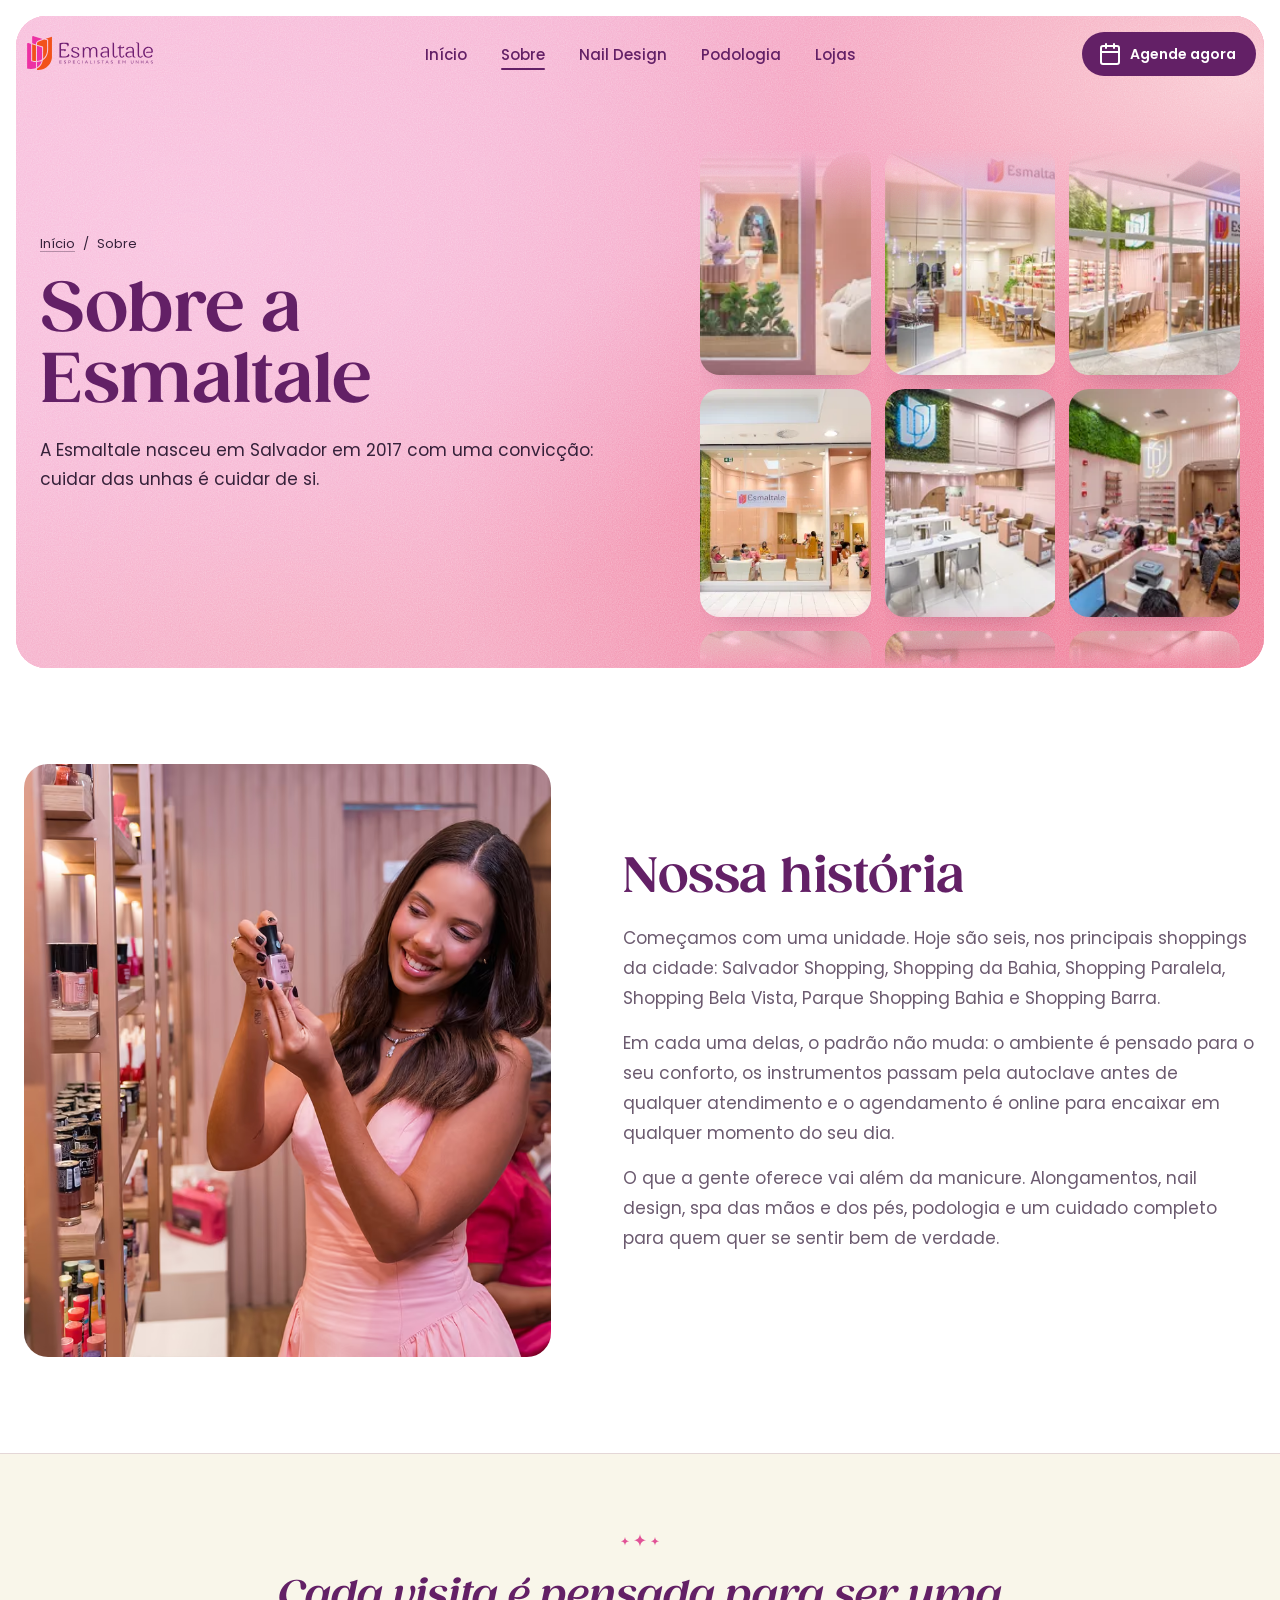
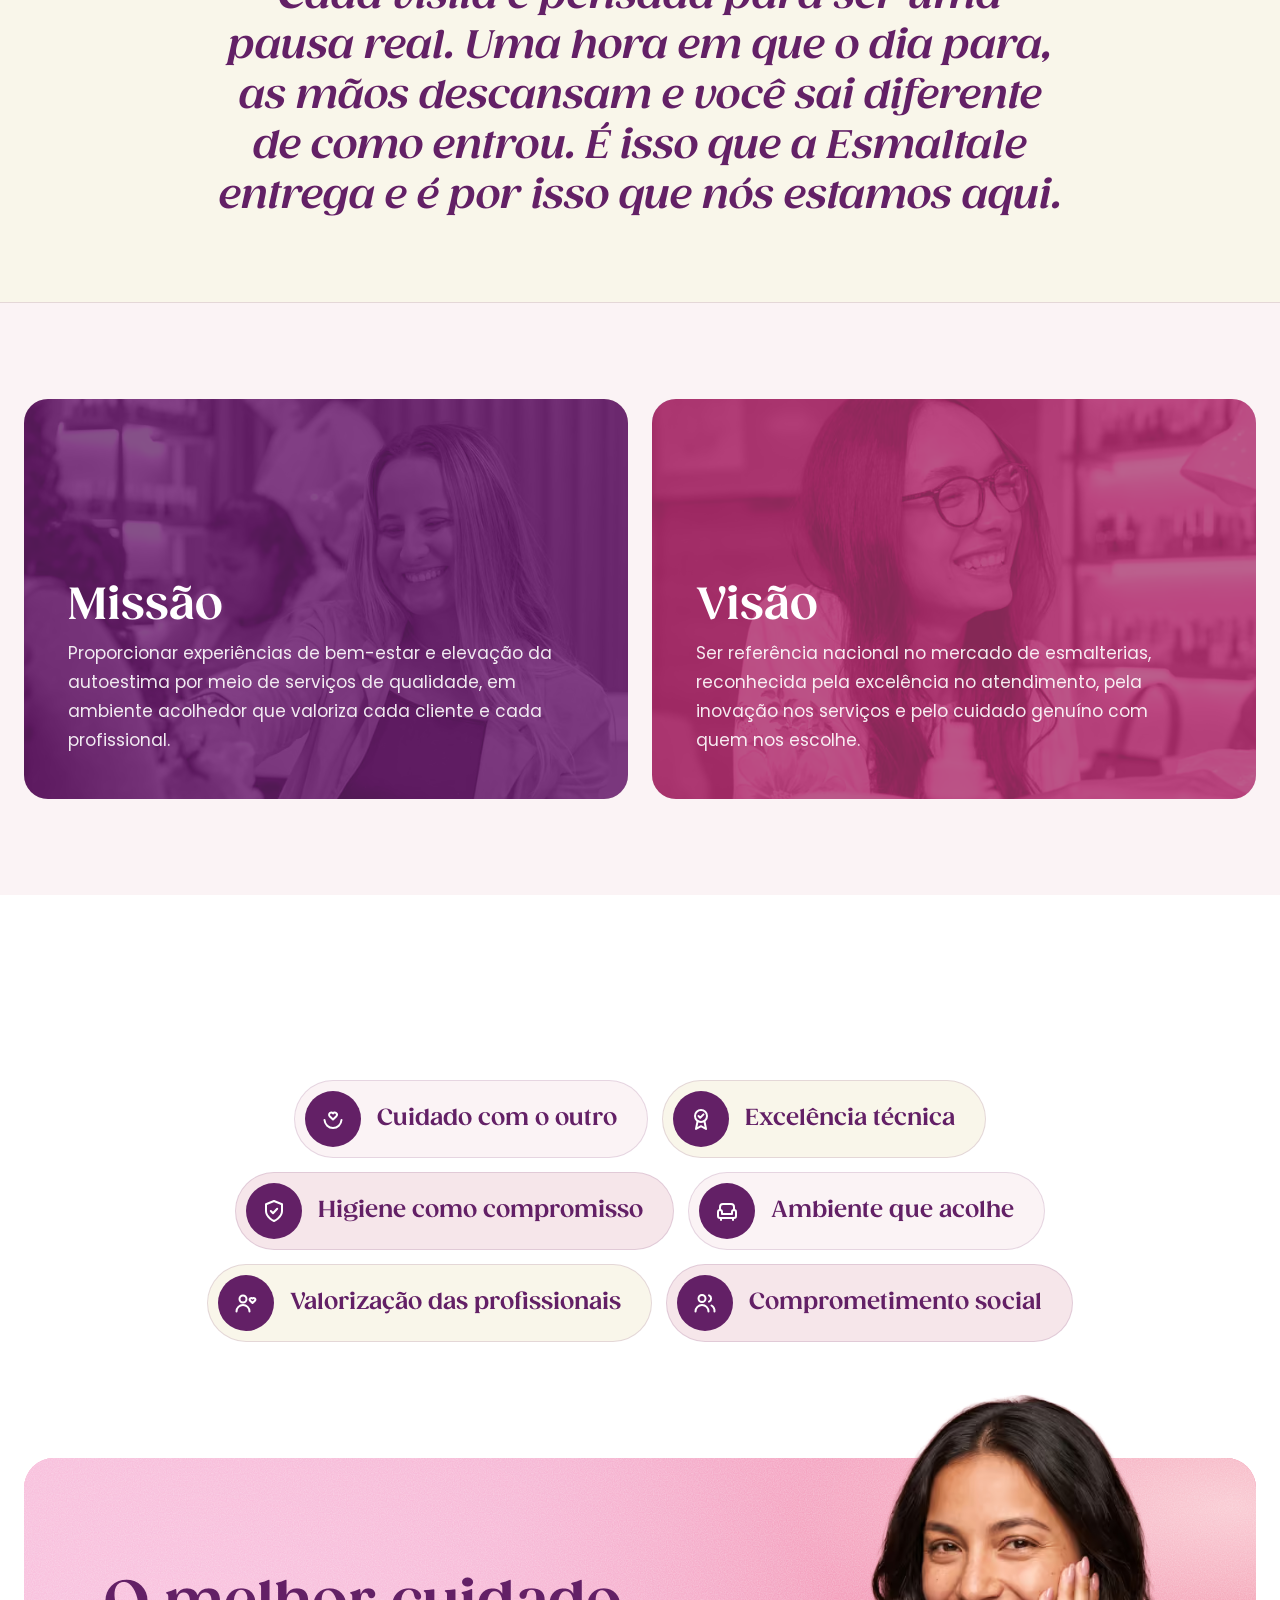
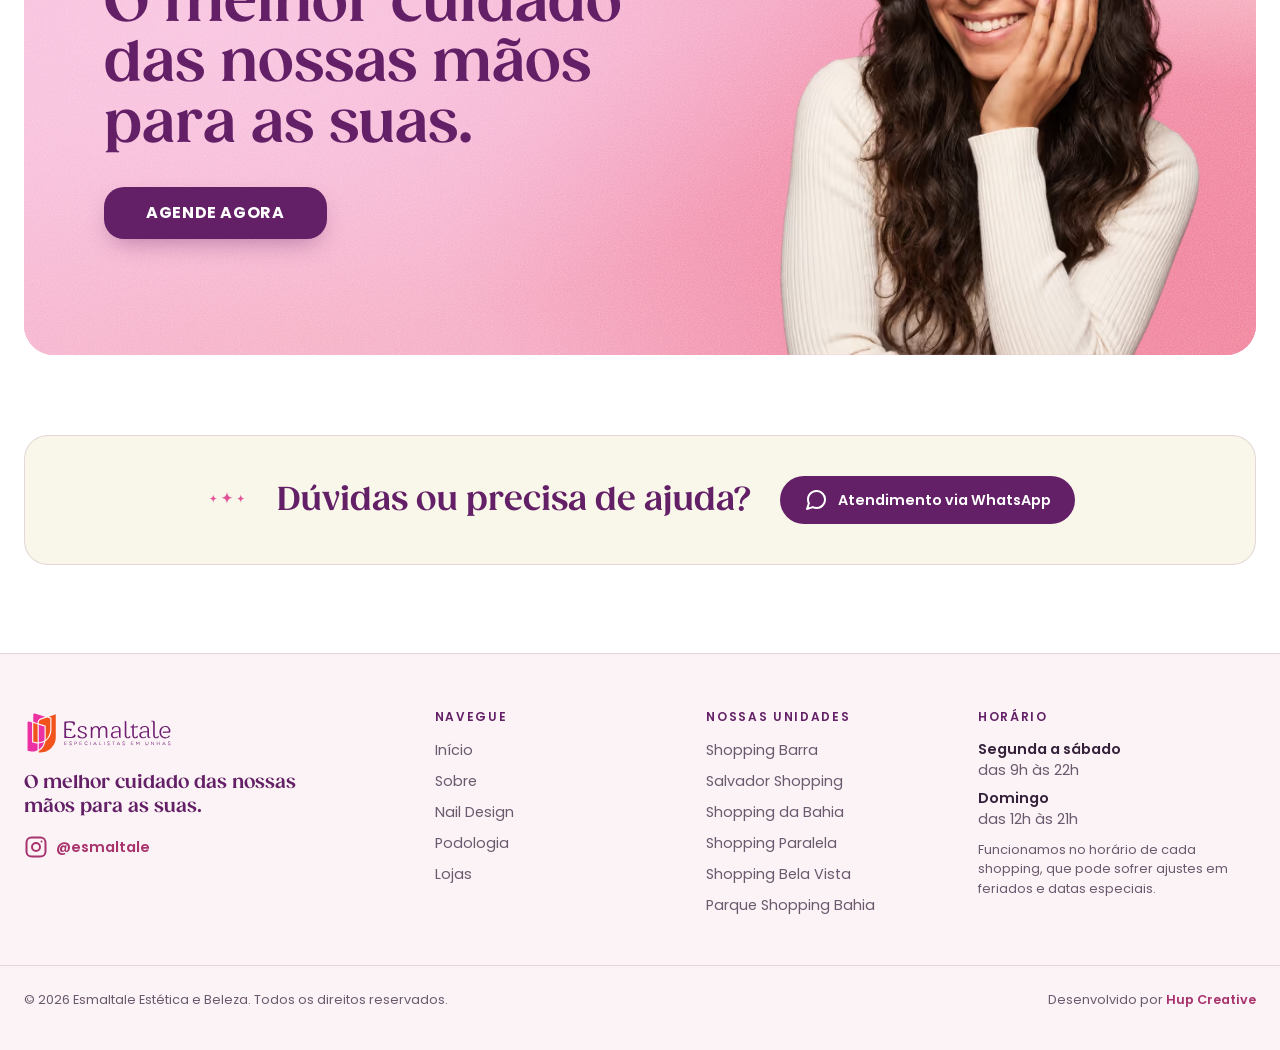
<file: sobre/index.html>
<!DOCTYPE html><html lang="pt-BR"><head><meta charset="utf-8"><meta name="viewport" content="width=device-width, initial-scale=1"><title>Sobre a Esmaltale | Esmalteria em Salvador desde 2017</title><meta name="description" content="Conheça a Esmaltale: esmalteria fundada em 2017 em Salvador, com seis unidades, esterilização em autoclave e ambiente acolhedor."><link rel="canonical" href="https://esmaltale.com.br/sobre/"><meta name="robots" content="index, follow, max-image-preview:large, max-snippet:-1, max-video-preview:-1"><script>document.documentElement.classList.add('js');</script><script>
      addEventListener('pagereveal', function (e) {
        if (!e.viewTransition) return;
        var html = document.documentElement;
        html.classList.add('vt-entrada', 'vt-ativa');
        var fim = function () {
          html.classList.remove('vt-ativa');
        };
        var vt = e.viewTransition;
        vt.ready.catch(fim);
        vt.updateCallbackDone && vt.updateCallbackDone.catch(function () {});
        vt.finished.then(fim, fim);
      });
      addEventListener('pageswap', function (e) {
        var vt = e.viewTransition;
        if (!vt) return;
        var nada = function () {};
        vt.ready.catch(nada);
        vt.updateCallbackDone && vt.updateCallbackDone.catch(nada);
        vt.finished.catch(nada);
      });
    </script><script>(function(){const ga4 = "G-G651HHSCPV";

        window.dataLayer = window.dataLayer || [];
        function gtag() {
          dataLayer.push(arguments);
        }
        window.gtag = gtag;
        gtag('js', new Date());
        gtag('config', ga4);

        (function (src) {
          function carregar() {
            var s = document.createElement('script');
            s.async = true;
            s.src = src;
            document.head.appendChild(s);
          }
          function quandoOcioso() {
            'requestIdleCallback' in window ? requestIdleCallback(carregar, { timeout: 2500 }) : setTimeout(carregar, 1200);
          }
          document.readyState === 'complete' ? quandoOcioso() : addEventListener('load', quandoOcioso, { once: true });
        })('https://www.googletagmanager.com/gtag/js?id=' + ga4);
      })();</script><script>(function(){const metaPixel = "798964139939818";

        !(function (f, b, e, v, n) {
          if (f.fbq) return;
          n = f.fbq = function () {
            n.callMethod ? n.callMethod.apply(n, arguments) : n.queue.push(arguments);
          };
          if (!f._fbq) f._fbq = n;
          n.push = n;
          n.loaded = !0;
          n.version = '2.0';
          n.queue = [];

          function carregar() {
            var t = b.createElement(e);
            t.async = !0;
            t.src = v;
            b.head.appendChild(t);
          }
          function quandoOcioso() {
            'requestIdleCallback' in f ? f.requestIdleCallback(carregar, { timeout: 2500 }) : setTimeout(carregar, 1200);
          }
          b.readyState === 'complete' ? quandoOcioso() : f.addEventListener('load', quandoOcioso, { once: true });
        })(window, document, 'script', 'https://connect.facebook.net/en_US/fbevents.js');
        fbq('init', metaPixel);
        fbq('track', 'PageView');
      })();</script><meta name="theme-color" content="#6B1F7C"><meta name="author" content="Esmaltale"><meta name="format-detection" content="telephone=no"><!-- O Google usa ícones em múltiplos de 48px (48, 96, 192); o .ico cobre navegadores antigos. --><link rel="icon" href="/favicon.ico" sizes="48x48"><link rel="icon" type="image/png" sizes="192x192" href="/favicon-192.png"><link rel="icon" type="image/png" sizes="96x96" href="/favicon-96.png"><link rel="icon" type="image/png" sizes="48x48" href="/favicon-48.png"><link rel="icon" type="image/png" sizes="32x32" href="/favicon-32.png"><link rel="apple-touch-icon" href="/apple-touch-icon.png"><link rel="preload" href="/_astro/gazpacho-bold.3yVyS3ha.woff2" as="font" type="font/woff2" crossorigin><link rel="alternate" type="text/plain" href="/llms.txt" title="Resumo do site para IAs (llms.txt)"><meta property="og:type" content="website"><meta property="og:locale" content="pt_BR"><meta property="og:site_name" content="Esmaltale"><meta property="og:title" content="Sobre a Esmaltale | Esmalteria em Salvador desde 2017"><meta property="og:description" content="Conheça a Esmaltale: esmalteria fundada em 2017 em Salvador, com seis unidades, esterilização em autoclave e ambiente acolhedor."><meta property="og:url" content="https://esmaltale.com.br/sobre/"><meta property="og:image" content="https://esmaltale.com.br/_astro/sobre-pagina.Cpt00bra_mSH6g.jpg"><meta property="og:image:secure_url" content="https://esmaltale.com.br/_astro/sobre-pagina.Cpt00bra_mSH6g.jpg"><meta property="og:image:type" content="image/jpeg"><meta property="og:image:width" content="1200"><meta property="og:image:height" content="630"><meta property="og:image:alt" content="Cliente escolhendo um esmalte na prateleira de uma unidade Esmaltale"><meta name="twitter:card" content="summary_large_image"><meta name="twitter:title" content="Sobre a Esmaltale | Esmalteria em Salvador desde 2017"><meta name="twitter:description" content="Conheça a Esmaltale: esmalteria fundada em 2017 em Salvador, com seis unidades, esterilização em autoclave e ambiente acolhedor."><meta name="twitter:image" content="https://esmaltale.com.br/_astro/sobre-pagina.Cpt00bra_mSH6g.jpg"><meta name="twitter:image:alt" content="Cliente escolhendo um esmalte na prateleira de uma unidade Esmaltale"><meta name="geo.region" content="BR-BA"><meta name="geo.placename" content="Salvador"><script type="application/ld+json">{"@context":"https://schema.org","@graph":[{"@type":"Organization","@id":"https://esmaltale.com.br/#organizacao","name":"Esmaltale","legalName":"Esmaltale Estética e Beleza","url":"https://esmaltale.com.br/","description":"Rede de esmalterias fundada em 2017 em Salvador, com seis unidades em shoppings de Salvador e Lauro de Freitas. Manicure, pedicure, alongamento de unhas, nail design, SPA dos pés e podologia, com instrumentos esterilizados em autoclave e agendamento online.","logo":{"@type":"ImageObject","@id":"https://esmaltale.com.br/#logo","url":"https://esmaltale.com.br/logo-esmaltale.png","width":1012,"height":278,"caption":"Esmaltale"},"image":{"@id":"https://esmaltale.com.br/#logo"},"slogan":"O melhor cuidado das nossas mãos para as suas.","foundingDate":"2017","foundingLocation":{"@type":"Place","name":"Salvador, Bahia, Brasil"},"areaServed":[{"@type":"City","name":"Salvador","containedInPlace":{"@type":"State","name":"Bahia"}},{"@type":"City","name":"Lauro de Freitas","containedInPlace":{"@type":"State","name":"Bahia"}}],"knowsAbout":["Manicure","Pedicure","Banho de Gel","Banho de Cristal","Alongamento de Unhas","Aplicação de Unhas Postiças","Nail Design","SPA dos Pés","Plástica dos Pés","Podologia","Esmalteria","Cuidado com as unhas","Esterilização em autoclave"],"knowsLanguage":"pt-BR","sameAs":["https://www.instagram.com/esmaltale"],"subOrganization":[{"@id":"https://esmaltale.com.br/lojas/#shopping-barra"},{"@id":"https://esmaltale.com.br/lojas/#salvador-shopping"},{"@id":"https://esmaltale.com.br/lojas/#shopping-da-bahia"},{"@id":"https://esmaltale.com.br/lojas/#shopping-paralela"},{"@id":"https://esmaltale.com.br/lojas/#shopping-bela-vista"},{"@id":"https://esmaltale.com.br/lojas/#parque-shopping-bahia"}],"hasOfferCatalog":{"@type":"OfferCatalog","@id":"https://esmaltale.com.br/#servicos","name":"Serviços Esmaltale","itemListElement":[{"@type":"Offer","position":1,"itemOffered":{"@type":"Service","name":"Manicure","description":"Cuidado completo com as unhas das mãos: limpeza, cutícula, lixamento e esmaltação com acabamento impecável.","provider":{"@id":"https://esmaltale.com.br/#organizacao"},"areaServed":[{"@type":"City","name":"Salvador","containedInPlace":{"@type":"State","name":"Bahia"}},{"@type":"City","name":"Lauro de Freitas","containedInPlace":{"@type":"State","name":"Bahia"}}]}},{"@type":"Offer","position":2,"itemOffered":{"@type":"Service","name":"Pedicure","description":"O mesmo rigor da manicure para os pés. Limpeza, cutícula, lixamento e esmaltação com atenção a cada detalhe.","provider":{"@id":"https://esmaltale.com.br/#organizacao"},"areaServed":[{"@type":"City","name":"Salvador","containedInPlace":{"@type":"State","name":"Bahia"}},{"@type":"City","name":"Lauro de Freitas","containedInPlace":{"@type":"State","name":"Bahia"}}]}},{"@type":"Offer","position":3,"itemOffered":{"@type":"Service","name":"Banho de Gel","description":"Esmaltação de longa duração com gel de alta qualidade. Brilho intenso e resistência para o dia a dia.","provider":{"@id":"https://esmaltale.com.br/#organizacao"},"areaServed":[{"@type":"City","name":"Salvador","containedInPlace":{"@type":"State","name":"Bahia"}},{"@type":"City","name":"Lauro de Freitas","containedInPlace":{"@type":"State","name":"Bahia"}}],"url":"https://esmaltale.com.br/nail-design/#banho-de-gel"}},{"@type":"Offer","position":4,"itemOffered":{"@type":"Service","name":"Banho de Cristal","description":"Esmaltação em gel que reforça a estrutura da unha natural, sem extensão. Resultado natural e duradouro.","provider":{"@id":"https://esmaltale.com.br/#organizacao"},"areaServed":[{"@type":"City","name":"Salvador","containedInPlace":{"@type":"State","name":"Bahia"}},{"@type":"City","name":"Lauro de Freitas","containedInPlace":{"@type":"State","name":"Bahia"}}],"url":"https://esmaltale.com.br/nail-design/#banho-de-cristal"}},{"@type":"Offer","position":5,"itemOffered":{"@type":"Service","name":"Alongamento de Unhas","description":"Extensão profissional com modelagem personalizada no formato que mais combina com você, sempre com refinamento e acabamento.","provider":{"@id":"https://esmaltale.com.br/#organizacao"},"areaServed":[{"@type":"City","name":"Salvador","containedInPlace":{"@type":"State","name":"Bahia"}},{"@type":"City","name":"Lauro de Freitas","containedInPlace":{"@type":"State","name":"Bahia"}}],"url":"https://esmaltale.com.br/nail-design/#fibra-de-vidro"}},{"@type":"Offer","position":6,"itemOffered":{"@type":"Service","name":"Aplicação de Unhas Postiças","description":"Solução rápida e elegante para quem quer unhas mais longas e perfeitas em qualquer ocasião.","provider":{"@id":"https://esmaltale.com.br/#organizacao"},"areaServed":[{"@type":"City","name":"Salvador","containedInPlace":{"@type":"State","name":"Bahia"}},{"@type":"City","name":"Lauro de Freitas","containedInPlace":{"@type":"State","name":"Bahia"}}]}},{"@type":"Offer","position":7,"itemOffered":{"@type":"Service","name":"Nail Design","description":"Designs exclusivos e personalizados. Do minimalismo às tendências mais ousadas para realçar o seu estilo.","provider":{"@id":"https://esmaltale.com.br/#organizacao"},"areaServed":[{"@type":"City","name":"Salvador","containedInPlace":{"@type":"State","name":"Bahia"}},{"@type":"City","name":"Lauro de Freitas","containedInPlace":{"@type":"State","name":"Bahia"}}],"url":"https://esmaltale.com.br/nail-design/"}},{"@type":"Offer","position":8,"itemOffered":{"@type":"Service","name":"SPA dos Pés","description":"Imersão relaxante com esfoliação, hidratação e massagem. Um momento só seu, do início ao fim.","provider":{"@id":"https://esmaltale.com.br/#organizacao"},"areaServed":[{"@type":"City","name":"Salvador","containedInPlace":{"@type":"State","name":"Bahia"}},{"@type":"City","name":"Lauro de Freitas","containedInPlace":{"@type":"State","name":"Bahia"}}]}},{"@type":"Offer","position":9,"itemOffered":{"@type":"Service","name":"Plástica dos Pés","description":"Tratamento intensivo para calcanhar e pele dos pés com resultados visíveis desde a primeira sessão.","provider":{"@id":"https://esmaltale.com.br/#organizacao"},"areaServed":[{"@type":"City","name":"Salvador","containedInPlace":{"@type":"State","name":"Bahia"}},{"@type":"City","name":"Lauro de Freitas","containedInPlace":{"@type":"State","name":"Bahia"}}]}},{"@type":"Offer","position":10,"itemOffered":{"@type":"Service","name":"Podologia","description":"Cuidado clínico com as unhas e a pele dos pés. Trata encravamentos, calos, fissuras e infecções com segurança e precisão.","provider":{"@id":"https://esmaltale.com.br/#organizacao"},"areaServed":[{"@type":"City","name":"Salvador","containedInPlace":{"@type":"State","name":"Bahia"}},{"@type":"City","name":"Lauro de Freitas","containedInPlace":{"@type":"State","name":"Bahia"}}],"url":"https://esmaltale.com.br/podologia/"}}]}},{"@type":"WebSite","@id":"https://esmaltale.com.br/#site","name":"Esmaltale","url":"https://esmaltale.com.br/","description":"Rede de esmalterias fundada em 2017 em Salvador, com seis unidades em shoppings de Salvador e Lauro de Freitas. Manicure, pedicure, alongamento de unhas, nail design, SPA dos pés e podologia, com instrumentos esterilizados em autoclave e agendamento online.","inLanguage":"pt-BR","publisher":{"@id":"https://esmaltale.com.br/#organizacao"},"about":{"@id":"https://esmaltale.com.br/#organizacao"}},{"@type":"AboutPage","@id":"https://esmaltale.com.br/sobre/#pagina","url":"https://esmaltale.com.br/sobre/","name":"Sobre a Esmaltale","description":"Conheça a Esmaltale: esmalteria fundada em 2017 em Salvador, com seis unidades, esterilização em autoclave e ambiente acolhedor.","inLanguage":"pt-BR","isPartOf":{"@id":"https://esmaltale.com.br/#site"},"about":{"@id":"https://esmaltale.com.br/#organizacao"},"publisher":{"@id":"https://esmaltale.com.br/#organizacao"},"dateModified":"2026-11-13","primaryImageOfPage":{"@type":"ImageObject","url":"https://esmaltale.com.br/_astro/sobre-pagina.Cpt00bra_Zi8Wey.jpg"},"image":"https://esmaltale.com.br/_astro/sobre-pagina.Cpt00bra_Zi8Wey.jpg","mainEntity":[{"@id":"https://esmaltale.com.br/#organizacao"}],"breadcrumb":{"@id":"https://esmaltale.com.br/sobre/#trilha"}},{"@type":"BreadcrumbList","@id":"https://esmaltale.com.br/sobre/#trilha","itemListElement":[{"@type":"ListItem","position":1,"name":"Início","item":"https://esmaltale.com.br/"},{"@type":"ListItem","position":2,"name":"Sobre","item":"https://esmaltale.com.br/sobre/"}]}]}</script><link rel="stylesheet" href="/_astro/BaseLayout.DVXbwnxV.css"><style>.hero-internal[data-astro-cid-avl7maqe]{padding:calc(var(--preview-h) + var(--frame-inset)) var(--frame-inset) 0;background-color:var(--color-white)}.hero-internal__frame[data-astro-cid-avl7maqe]{isolation:isolate;padding-top:calc(var(--header-h) + 32px);color:var(--color-purple);background-color:var(--color-blush);border-radius:18px;padding-bottom:56px;position:relative;overflow:hidden}.hero-internal__grid[data-astro-cid-avl7maqe]{z-index:1;align-items:center;gap:40px;display:grid;position:relative}.hero-internal__midia[data-astro-cid-avl7maqe]{min-width:0}.hero-internal__texto[data-astro-cid-avl7maqe]{text-align:center;max-width:760px;animation:heroInternoEntra 1s var(--ease-out-expo) both;margin-inline:auto}.hero-internal__trilha[data-astro-cid-avl7maqe]{color:var(--color-purple-dark);justify-content:center;gap:8px;margin-bottom:20px;font-size:.8125rem;display:flex}.hero-internal__trilha[data-astro-cid-avl7maqe] a[data-astro-cid-avl7maqe]{text-underline-offset:3px;transition:color .25s var(--ease);text-decoration:underline #36213a59}.hero-internal__trilha[data-astro-cid-avl7maqe] a[data-astro-cid-avl7maqe]:hover{color:var(--color-purple)}.hero-internal__tag[data-astro-cid-avl7maqe]{letter-spacing:.16em;text-transform:uppercase;color:var(--color-purple-dark);margin-bottom:14px;font-size:.8125rem;font-style:italic;display:block}.hero-internal__title[data-astro-cid-avl7maqe]{letter-spacing:-.012em;text-wrap:balance;font-size:clamp(2.4rem,5.4vw,4.25rem);line-height:1.04}.hero-internal__texto[data-astro-cid-avl7maqe] p{max-width:62ch;color:var(--color-purple-dark);margin:20px auto 0;font-size:1.0625rem;line-height:1.7}.hero-internal__texto[data-astro-cid-avl7maqe] .hero-internal__acoes{flex-wrap:wrap;justify-content:center;gap:12px 24px;margin-top:32px;display:flex}@keyframes heroInternoEntra{0%{opacity:0;transform:translateY(24px)}}@media (width>=768px){.hero-internal__frame[data-astro-cid-avl7maqe]{padding-top:calc(var(--header-h) + 56px);border-radius:30px;padding-bottom:88px}}@media (width>=1024px){.hero-internal__frame--midia[data-astro-cid-avl7maqe] .hero-internal__grid[data-astro-cid-avl7maqe]{grid-template-columns:minmax(0,1.05fr) minmax(0,.95fr);gap:64px}.hero-internal__frame--midia[data-astro-cid-avl7maqe] .hero-internal__texto[data-astro-cid-avl7maqe]{text-align:left;margin-inline:0}.hero-internal__frame--midia[data-astro-cid-avl7maqe] .hero-internal__trilha[data-astro-cid-avl7maqe]{justify-content:flex-start}.hero-internal__frame--midia[data-astro-cid-avl7maqe] .hero-internal__texto[data-astro-cid-avl7maqe] p{margin-inline:0}.hero-internal__frame--midia[data-astro-cid-avl7maqe] .hero-internal__texto[data-astro-cid-avl7maqe] .hero-internal__acoes{justify-content:flex-start}.hero-internal__frame--sangrada[data-astro-cid-avl7maqe]{padding-bottom:0}.hero-internal__frame--sangrada[data-astro-cid-avl7maqe] .hero-internal__grid[data-astro-cid-avl7maqe]{align-items:stretch}.hero-internal__frame--sangrada[data-astro-cid-avl7maqe] .hero-internal__texto[data-astro-cid-avl7maqe]{align-self:center;padding-bottom:88px}}@media (width<=1023px){.hero-internal__frame--sangrada[data-astro-cid-avl7maqe]{padding-bottom:0}.hero-internal__frame--sangrada[data-astro-cid-avl7maqe] .hero-internal__midia[data-astro-cid-avl7maqe]{margin-inline:calc(-1 * var(--gutter))}}@media (prefers-reduced-motion:reduce){.hero-internal__texto[data-astro-cid-avl7maqe]{animation:none}}
.brilhos[data-astro-cid-b4bn367k]{z-index:0;pointer-events:none;position:absolute;inset:0}.brilhos__item[data-astro-cid-b4bn367k]{opacity:0;animation:4.2s ease-in-out infinite brilhoPisca;position:absolute;transform:translate(-50%,-50%)scale(.4)}.brilhos--roxo[data-astro-cid-b4bn367k]{fill:var(--color-purple)}.brilhos--rosa[data-astro-cid-b4bn367k]{fill:var(--color-pink)}.brilhos--branco[data-astro-cid-b4bn367k]{fill:var(--color-white)}@keyframes brilhoPisca{0%,to{opacity:0;transform:translate(-50%,-50%)scale(.4)rotate(0)}45%,55%{opacity:.85;transform:translate(-50%,-50%)scale(1)rotate(20deg)}}@media (prefers-reduced-motion:reduce){.brilhos__item[data-astro-cid-b4bn367k]{opacity:.5;animation:none;transform:translate(-50%,-50%)}}
</style><link rel="stylesheet" href="/_astro/sobre.CHfEBcI5.css"></head><body><a href="#conteudo" class="skip-link">Pular para o conteúdo</a><header class="site-header" data-header data-astro-cid-isef26zo><div class="container site-header__inner" data-astro-cid-isef26zo><a href="/" class="site-header__logo" aria-label="Esmaltale, página inicial" data-astro-cid-isef26zo><img src="/_astro/logo-cor.Dva9ngQj.svg" width="140" height="43" alt="" class="logo" data-astro-cid-isef26zo></a><nav class="site-nav" aria-label="Principal" data-astro-cid-isef26zo><ul data-astro-cid-isef26zo><li data-astro-cid-isef26zo><a href="/" data-astro-cid-isef26zo>Início</a></li><li data-astro-cid-isef26zo><a href="/sobre/" aria-current="page" data-astro-cid-isef26zo>Sobre</a></li><li data-astro-cid-isef26zo><a href="/nail-design/" data-astro-cid-isef26zo>Nail Design</a></li><li data-astro-cid-isef26zo><a href="/podologia/" data-astro-cid-isef26zo>Podologia</a></li><li data-astro-cid-isef26zo><a href="/lojas/" data-astro-cid-isef26zo>Lojas</a></li></ul></nav><button type="button" class="site-header__cta" data-booking data-booking-origem="header" data-astro-cid-isef26zo><svg xmlns="http://www.w3.org/2000/svg" viewBox="0 0 24 24" width="18" height="18" fill="none" stroke="currentColor" stroke-width="2" stroke-linecap="round" stroke-linejoin="round" class="icon" aria-hidden="true" focusable="false"><rect pathLength="1" x="3" y="4" width="18" height="18" rx="2"></rect><path pathLength="1" d="M16 2v4"></path><path pathLength="1" d="M8 2v4"></path><path pathLength="1" d="M3 10h18"></path></svg>Agende agora</button><button type="button" class="site-header__toggle" aria-expanded="false" aria-controls="mobile-menu" aria-label="Abrir menu" data-menu-toggle data-astro-cid-isef26zo><svg xmlns="http://www.w3.org/2000/svg" viewBox="0 0 24 24" width="24" height="24" fill="none" stroke="currentColor" stroke-width="2" stroke-linecap="round" stroke-linejoin="round" class="icon" aria-hidden="true" focusable="false"><path pathLength="1" d="M4 7h16"></path><path pathLength="1" d="M4 12h16"></path><path pathLength="1" d="M4 17h16"></path></svg></button></div></header><div class="mobile-menu" id="mobile-menu" hidden data-mobile-menu data-astro-cid-isef26zo><div class="gradiente-marca mobile-menu__fundo" aria-hidden="true" data-astro-cid-isef26zo></div><div class="mobile-menu__top container" data-astro-cid-isef26zo><img src="/_astro/logo-cor.Dva9ngQj.svg" width="140" height="43" alt="Esmaltale" class="logo" data-astro-cid-isef26zo><button type="button" class="mobile-menu__close" aria-label="Fechar menu" data-menu-close data-astro-cid-isef26zo><svg xmlns="http://www.w3.org/2000/svg" viewBox="0 0 24 24" width="24" height="24" fill="none" stroke="currentColor" stroke-width="2" stroke-linecap="round" stroke-linejoin="round" class="icon" aria-hidden="true" focusable="false"><path pathLength="1" d="M18 6 6 18"></path><path pathLength="1" d="m6 6 12 12"></path></svg></button></div><nav aria-label="Menu" class="mobile-menu__nav container" data-astro-cid-isef26zo><ul data-astro-cid-isef26zo><li style="--n:0" data-astro-cid-isef26zo><a href="/" data-astro-cid-isef26zo>Início</a></li><li style="--n:1" data-astro-cid-isef26zo><a href="/sobre/" aria-current="page" data-astro-cid-isef26zo>Sobre</a></li><li style="--n:2" data-astro-cid-isef26zo><a href="/nail-design/" data-astro-cid-isef26zo>Nail Design</a></li><li style="--n:3" data-astro-cid-isef26zo><a href="/podologia/" data-astro-cid-isef26zo>Podologia</a></li><li style="--n:4" data-astro-cid-isef26zo><a href="/lojas/" data-astro-cid-isef26zo>Lojas</a></li></ul><button type="button" class="specular-button specular-button--dark" style="--n:5" data-booking data-booking-origem="header" data-astro-cid-isef26zo>Agende agora</button></nav></div><script type="module">var e=document.querySelector(`[data-header]`),t=document.querySelector(`[data-mobile-menu]`),n=document.querySelector(`[data-menu-toggle]`),r=document.querySelector(`[data-menu-close]`),i=()=>e?.classList.toggle(`is-scrolled`,window.scrollY>24);i(),window.addEventListener(`scroll`,i,{passive:!0});var a=window.matchMedia(`(prefers-reduced-motion: reduce)`),o;function s(){t&&n&&(window.clearTimeout(o),t.classList.remove(`is-closing`),t.hidden=!1,t.classList.add(`is-open`),n.setAttribute(`aria-expanded`,`true`),document.body.style.overflow=`hidden`,r?.focus({preventScroll:!0}))}function c(){t&&(t.hidden=!0,t.classList.remove(`is-open`,`is-closing`),document.body.style.overflow=``)}function l(e=!0,r=!1){if(t&&n&&!t.hidden&&!t.classList.contains(`is-closing`)){if(n.setAttribute(`aria-expanded`,`false`),e&&n.focus({preventScroll:!0}),r||a.matches)return c();t.classList.remove(`is-open`),t.classList.add(`is-closing`),o=window.setTimeout(c,340)}}n?.addEventListener(`click`,s),r?.addEventListener(`click`,()=>l()),t?.querySelectorAll(`a, [data-booking]`).forEach(e=>e.addEventListener(`click`,()=>{let t=e.getAttribute(`href`);(!t||t.startsWith(`#`)||new URL(t,location.href).pathname===location.pathname)&&l(!1)})),window.addEventListener(`pageshow`,e=>{e.persisted&&l(!1,!0)}),document.addEventListener(`keydown`,e=>{if(t&&!t.hidden&&(e.key===`Escape`&&l(),e.key===`Tab`)){let n=t.querySelectorAll(`a, button`),r=n[0],i=n[n.length-1];e.shiftKey&&document.activeElement===r?(e.preventDefault(),i.focus()):!e.shiftKey&&document.activeElement===i&&(e.preventDefault(),r.focus())}}),window.matchMedia(`(min-width: 1024px)`).addEventListener(`change`,e=>{e.matches&&l(!1)});</script><main id="conteudo"><section class="hero-internal" data-hero data-astro-cid-avl7maqe><div class="hero-internal__frame hero-internal__frame--midia hero-internal__frame--sangrada" data-astro-cid-avl7maqe><div class="gradiente-marca" aria-hidden="true" data-astro-cid-avl7maqe></div><div class="container hero-internal__grid" data-astro-cid-avl7maqe><div class="hero-internal__texto" data-astro-cid-avl7maqe><nav class="hero-internal__trilha" aria-label="Trilha de navegação" data-astro-cid-avl7maqe><a href="/" data-astro-cid-avl7maqe>Início</a><span aria-hidden="true" data-astro-cid-avl7maqe>/</span><span aria-current="page" data-astro-cid-avl7maqe>Sobre</span></nav><h1 class="hero-internal__title" data-astro-cid-avl7maqe>Sobre a Esmaltale</h1><p data-astro-cid-hr2hunob>A Esmaltale nasceu em Salvador em 2017 com uma convicção: cuidar das unhas é cuidar de si.</p></div><div class="hero-internal__midia" data-astro-cid-avl7maqe><div class="mosaico" aria-label="Fotos das unidades Esmaltale" role="group" data-astro-cid-eg64ufrz><div class="mosaico__coluna mosaico__coluna--1" data-astro-cid-eg64ufrz><div class="mosaico__trilho" data-astro-cid-eg64ufrz><div class="mosaico__item" data-astro-cid-eg64ufrz><img src="/_astro/shopping-barra-mini.DGlNb44W_Z1M9zs7.webp" srcset="/_astro/shopping-barra-mini.DGlNb44W_24TrJA.webp 240w, /_astro/shopping-barra-mini.DGlNb44W_ZnSpVP.webp 360w, /_astro/shopping-barra-mini.DGlNb44W_2duPaF.webp 480w" sizes="(min-width: 1024px) 190px, 200px" alt="Unidade Esmaltale Shopping Barra" style="object-position: center" loading="eager" decoding="async" data-astro-cid-eg64ufrz="true" width="1027" height="770"></div><div class="mosaico__item" data-astro-cid-eg64ufrz><img src="/_astro/shopping-paralela.I9VgSTXT_ZwByfX.webp" srcset="/_astro/shopping-paralela.I9VgSTXT_1qAOQT.webp 240w, /_astro/shopping-paralela.I9VgSTXT_Z2tLVRL.webp 360w, /_astro/shopping-paralela.I9VgSTXT_Z28yhoH.webp 480w" sizes="(min-width: 1024px) 190px, 200px" alt="Unidade Esmaltale Shopping Paralela" style="object-position: center 35%" loading="eager" decoding="async" data-astro-cid-eg64ufrz="true" width="574" height="1020"></div><div class="mosaico__item" data-astro-cid-eg64ufrz><img src="/_astro/salvador-shopping-02.QbQevmQ8_Z1S6qvC.webp" srcset="/_astro/salvador-shopping-02.QbQevmQ8_18qbDj.webp 240w, /_astro/salvador-shopping-02.QbQevmQ8_Z1HoruJ.webp 360w, /_astro/salvador-shopping-02.QbQevmQ8_vX3a9.webp 480w" sizes="(min-width: 1024px) 190px, 200px" alt="Unidade Esmaltale Salvador Shopping" loading="eager" decoding="async" data-astro-cid-eg64ufrz="true" width="2500" height="1667"></div><div class="mosaico__item" aria-hidden="true" data-astro-cid-eg64ufrz><img src="/_astro/shopping-barra-mini.DGlNb44W_Z1M9zs7.webp" srcset="/_astro/shopping-barra-mini.DGlNb44W_24TrJA.webp 240w, /_astro/shopping-barra-mini.DGlNb44W_ZnSpVP.webp 360w, /_astro/shopping-barra-mini.DGlNb44W_2duPaF.webp 480w" sizes="(min-width: 1024px) 190px, 200px" alt style="object-position: center" loading="eager" decoding="async" data-astro-cid-eg64ufrz="true" width="1027" height="770"></div><div class="mosaico__item" aria-hidden="true" data-astro-cid-eg64ufrz><img src="/_astro/shopping-paralela.I9VgSTXT_ZwByfX.webp" srcset="/_astro/shopping-paralela.I9VgSTXT_1qAOQT.webp 240w, /_astro/shopping-paralela.I9VgSTXT_Z2tLVRL.webp 360w, /_astro/shopping-paralela.I9VgSTXT_Z28yhoH.webp 480w" sizes="(min-width: 1024px) 190px, 200px" alt style="object-position: center 35%" loading="eager" decoding="async" data-astro-cid-eg64ufrz="true" width="574" height="1020"></div><div class="mosaico__item" aria-hidden="true" data-astro-cid-eg64ufrz><img src="/_astro/salvador-shopping-02.QbQevmQ8_Z1S6qvC.webp" srcset="/_astro/salvador-shopping-02.QbQevmQ8_18qbDj.webp 240w, /_astro/salvador-shopping-02.QbQevmQ8_Z1HoruJ.webp 360w, /_astro/salvador-shopping-02.QbQevmQ8_vX3a9.webp 480w" sizes="(min-width: 1024px) 190px, 200px" alt loading="eager" decoding="async" data-astro-cid-eg64ufrz="true" width="2500" height="1667"></div></div></div><div class="mosaico__coluna mosaico__coluna--2" data-astro-cid-eg64ufrz><div class="mosaico__trilho" data-astro-cid-eg64ufrz><div class="mosaico__item" data-astro-cid-eg64ufrz><img src="/_astro/salvador-shopping.BZX32VnW_5PjOp.webp" srcset="/_astro/salvador-shopping.BZX32VnW_1fihyz.webp 240w, /_astro/salvador-shopping.BZX32VnW_Z2iU1VF.webp 360w, /_astro/salvador-shopping.BZX32VnW_yVXnI.webp 480w" sizes="(min-width: 1024px) 190px, 200px" alt="Unidade Esmaltale Salvador Shopping" style="object-position: center 40%" loading="eager" decoding="async" data-astro-cid-eg64ufrz="true" width="1667" height="1607"></div><div class="mosaico__item" data-astro-cid-eg64ufrz><img src="/_astro/shopping-bela-vista.RmHpDEH2_Z1yAjBD.webp" srcset="/_astro/shopping-bela-vista.RmHpDEH2_ElBln.webp 240w, /_astro/shopping-bela-vista.RmHpDEH2_1fWqNj.webp 360w, /_astro/shopping-bela-vista.RmHpDEH2_Z292s1X.webp 480w" sizes="(min-width: 1024px) 190px, 200px" alt="Unidade Esmaltale Shopping Bela Vista" style="object-position: center 30%" loading="eager" decoding="async" data-astro-cid-eg64ufrz="true" width="2016" height="1799"></div><div class="mosaico__item" data-astro-cid-eg64ufrz><img src="/_astro/shopping-da-bahia-02.x2p3BoOS_Zmv6cX.webp" srcset="/_astro/shopping-da-bahia-02.x2p3BoOS_Z1NWXxM.webp 240w, /_astro/shopping-da-bahia-02.x2p3BoOS_Z1DShNX.webp 360w, /_astro/shopping-da-bahia-02.x2p3BoOS_Z1lB4P1.webp 480w" sizes="(min-width: 1024px) 190px, 200px" alt="Unidade Esmaltale Shopping da Bahia" loading="eager" decoding="async" data-astro-cid-eg64ufrz="true" width="1512" height="1359"></div><div class="mosaico__item" aria-hidden="true" data-astro-cid-eg64ufrz><img src="/_astro/salvador-shopping.BZX32VnW_5PjOp.webp" srcset="/_astro/salvador-shopping.BZX32VnW_1fihyz.webp 240w, /_astro/salvador-shopping.BZX32VnW_Z2iU1VF.webp 360w, /_astro/salvador-shopping.BZX32VnW_yVXnI.webp 480w" sizes="(min-width: 1024px) 190px, 200px" alt style="object-position: center 40%" loading="eager" decoding="async" data-astro-cid-eg64ufrz="true" width="1667" height="1607"></div><div class="mosaico__item" aria-hidden="true" data-astro-cid-eg64ufrz><img src="/_astro/shopping-bela-vista.RmHpDEH2_Z1yAjBD.webp" srcset="/_astro/shopping-bela-vista.RmHpDEH2_ElBln.webp 240w, /_astro/shopping-bela-vista.RmHpDEH2_1fWqNj.webp 360w, /_astro/shopping-bela-vista.RmHpDEH2_Z292s1X.webp 480w" sizes="(min-width: 1024px) 190px, 200px" alt style="object-position: center 30%" loading="eager" decoding="async" data-astro-cid-eg64ufrz="true" width="2016" height="1799"></div><div class="mosaico__item" aria-hidden="true" data-astro-cid-eg64ufrz><img src="/_astro/shopping-da-bahia-02.x2p3BoOS_Zmv6cX.webp" srcset="/_astro/shopping-da-bahia-02.x2p3BoOS_Z1NWXxM.webp 240w, /_astro/shopping-da-bahia-02.x2p3BoOS_Z1DShNX.webp 360w, /_astro/shopping-da-bahia-02.x2p3BoOS_Z1lB4P1.webp 480w" sizes="(min-width: 1024px) 190px, 200px" alt loading="eager" decoding="async" data-astro-cid-eg64ufrz="true" width="1512" height="1359"></div></div></div><div class="mosaico__coluna mosaico__coluna--3" data-astro-cid-eg64ufrz><div class="mosaico__trilho" data-astro-cid-eg64ufrz><div class="mosaico__item" data-astro-cid-eg64ufrz><img src="/_astro/shopping-da-bahia.BCdLF40N_1bAgkY.webp" srcset="/_astro/shopping-da-bahia.BCdLF40N_Z26W8Y6.webp 240w, /_astro/shopping-da-bahia.BCdLF40N_Z1A5AkF.webp 360w, /_astro/shopping-da-bahia.BCdLF40N_4FrUH.webp 480w" sizes="(min-width: 1024px) 190px, 200px" alt="Unidade Esmaltale Shopping da Bahia" style="object-position: center 30%" loading="eager" decoding="async" data-astro-cid-eg64ufrz="true" width="1512" height="1359"></div><div class="mosaico__item" data-astro-cid-eg64ufrz><img src="/_astro/parque-shopping-bahia.ALylXDoR_Z1mcFvC.webp" srcset="/_astro/parque-shopping-bahia.ALylXDoR_ZBj7G7.webp 240w, /_astro/parque-shopping-bahia.ALylXDoR_1fUCNq.webp 360w, /_astro/parque-shopping-bahia.ALylXDoR_Z1W1JuX.webp 480w" sizes="(min-width: 1024px) 190px, 200px" alt="Unidade Esmaltale Parque Shopping Bahia" style="object-position: center 45%" loading="eager" decoding="async" data-astro-cid-eg64ufrz="true" width="2400" height="2013"></div><div class="mosaico__item" data-astro-cid-eg64ufrz><img src="/_astro/parque-shopping-bahia-02.CDa6hhqg_ZXhXiU.webp" srcset="/_astro/parque-shopping-bahia-02.CDa6hhqg_108smN.webp 240w, /_astro/parque-shopping-bahia-02.CDa6hhqg_3RReg.webp 360w, /_astro/parque-shopping-bahia-02.CDa6hhqg_2adGyh.webp 480w" sizes="(min-width: 1024px) 190px, 200px" alt="Unidade Esmaltale Parque Shopping Bahia" loading="eager" decoding="async" data-astro-cid-eg64ufrz="true" width="2122" height="1364"></div><div class="mosaico__item" aria-hidden="true" data-astro-cid-eg64ufrz><img src="/_astro/shopping-da-bahia.BCdLF40N_1bAgkY.webp" srcset="/_astro/shopping-da-bahia.BCdLF40N_Z26W8Y6.webp 240w, /_astro/shopping-da-bahia.BCdLF40N_Z1A5AkF.webp 360w, /_astro/shopping-da-bahia.BCdLF40N_4FrUH.webp 480w" sizes="(min-width: 1024px) 190px, 200px" alt style="object-position: center 30%" loading="eager" decoding="async" data-astro-cid-eg64ufrz="true" width="1512" height="1359"></div><div class="mosaico__item" aria-hidden="true" data-astro-cid-eg64ufrz><img src="/_astro/parque-shopping-bahia.ALylXDoR_Z1mcFvC.webp" srcset="/_astro/parque-shopping-bahia.ALylXDoR_ZBj7G7.webp 240w, /_astro/parque-shopping-bahia.ALylXDoR_1fUCNq.webp 360w, /_astro/parque-shopping-bahia.ALylXDoR_Z1W1JuX.webp 480w" sizes="(min-width: 1024px) 190px, 200px" alt style="object-position: center 45%" loading="eager" decoding="async" data-astro-cid-eg64ufrz="true" width="2400" height="2013"></div><div class="mosaico__item" aria-hidden="true" data-astro-cid-eg64ufrz><img src="/_astro/parque-shopping-bahia-02.CDa6hhqg_ZXhXiU.webp" srcset="/_astro/parque-shopping-bahia-02.CDa6hhqg_108smN.webp 240w, /_astro/parque-shopping-bahia-02.CDa6hhqg_3RReg.webp 360w, /_astro/parque-shopping-bahia-02.CDa6hhqg_2adGyh.webp 480w" sizes="(min-width: 1024px) 190px, 200px" alt loading="eager" decoding="async" data-astro-cid-eg64ufrz="true" width="2122" height="1364"></div></div></div></div></div></div></div></section><section class="section section--white historia" aria-labelledby="historia-titulo" data-astro-cid-hr2hunob><div class="container historia__grid" data-astro-cid-hr2hunob><div class="historia__media" data-reveal data-astro-cid-hr2hunob><picture data-astro-cid-hr2hunob="true"><source srcset="/_astro/sobre-pagina.Cpt00bra_NV0CU.avif 480w, /_astro/sobre-pagina.Cpt00bra_AQUGS.avif 800w, /_astro/sobre-pagina.Cpt00bra_fv2kD.avif 1200w" type="image/avif" sizes="(min-width: 1024px) 520px, 92vw"><source srcset="/_astro/sobre-pagina.Cpt00bra_1bHq0B.webp 480w, /_astro/sobre-pagina.Cpt00bra_XDl4z.webp 800w, /_astro/sobre-pagina.Cpt00bra_Z1WCvl2.webp 1200w" type="image/webp" sizes="(min-width: 1024px) 520px, 92vw"><img src="/_astro/sobre-pagina.Cpt00bra_16ho8a.jpg" srcset="/_astro/sobre-pagina.Cpt00bra_Z1cjizM.jpg 480w, /_astro/sobre-pagina.Cpt00bra_Z1pnnvO.jpg 800w, /_astro/sobre-pagina.Cpt00bra_16ho8a.jpg 1200w" sizes="(min-width: 1024px) 520px, 92vw" alt="Cliente escolhendo um esmalte na prateleira de uma unidade Esmaltale" loading="lazy" data-astro-cid-hr2hunob="true" decoding="async" width="1200" height="1350" class="historia__img"></picture></div><div class="historia__texto" data-reveal style="--reveal-delay: 120ms" data-astro-cid-hr2hunob><h2 class="section-title" id="historia-titulo" data-astro-cid-hr2hunob>Nossa história</h2><p data-astro-cid-hr2hunob>Começamos com uma unidade. Hoje são seis, nos principais shoppings da cidade: Salvador Shopping, Shopping da Bahia, Shopping Paralela, Shopping Bela Vista, Parque Shopping Bahia e Shopping Barra.</p><p data-astro-cid-hr2hunob>Em cada uma delas, o padrão não muda: o ambiente é pensado para o seu conforto, os instrumentos passam pela autoclave antes de qualquer atendimento e o agendamento é online para encaixar em qualquer momento do seu dia.</p><p data-astro-cid-hr2hunob>O que a gente oferece vai além da manicure. Alongamentos, nail design, spa das mãos e dos pés, podologia e um cuidado completo para quem quer se sentir bem de verdade.</p></div></div></section><section class="citacao" aria-label="Nossa proposta" data-astro-cid-hr2hunob><div class="container" data-astro-cid-hr2hunob><blockquote class="citacao__texto" data-reveal data-astro-cid-hr2hunob><svg class="citacao__brilhos" viewBox="0 0 64 24" aria-hidden="true" focusable="false" data-astro-cid-hr2hunob><path d="M12 4c.6 3.6 1.9 5 5.4 5.6-3.5.6-4.8 2-5.4 5.6-.6-3.6-1.9-5-5.4-5.6 3.5-.6 4.8-2 5.4-5.6z" data-astro-cid-hr2hunob></path><path d="M32 0c.9 5.4 2.9 7.5 8.1 8.4-5.2.9-7.2 3-8.1 8.4-.9-5.4-2.9-7.5-8.1-8.4 5.2-.9 7.2-3 8.1-8.4z" data-astro-cid-hr2hunob></path><path d="M52 4c.6 3.6 1.9 5 5.4 5.6-3.5.6-4.8 2-5.4 5.6-.6-3.6-1.9-5-5.4-5.6 3.5-.6 4.8-2 5.4-5.6z" data-astro-cid-hr2hunob></path></svg><p data-astro-cid-hr2hunob>Cada visita é pensada para ser uma pausa real. Uma hora em que o dia para, as mãos descansam e você sai diferente de como entrou. É isso que a Esmaltale entrega e é por isso que nós estamos aqui.</p></blockquote></div></section><section class="section section--neutral" aria-label="Missão e visão" data-astro-cid-hr2hunob><div class="container mv" data-reveal-stagger="140" data-astro-cid-hr2hunob><article class="mv__cartao" data-reveal data-astro-cid-hr2hunob><picture data-astro-cid-hr2hunob="true"><source srcset="/_astro/missao.BpesItMK_Z2qlpQf.avif 480w, /_astro/missao.BpesItMK_15vj9C.avif 720w, /_astro/missao.BpesItMK_nD6Qt.avif 900w" type="image/avif" sizes="(min-width: 900px) 600px, 92vw"><source srcset="/_astro/missao.BpesItMK_Z98ThG.webp 480w, /_astro/missao.BpesItMK_Z1Htj5K.webp 720w, /_astro/missao.BpesItMK_Z2plvnT.webp 900w" type="image/webp" sizes="(min-width: 900px) 600px, 92vw"><img src="/_astro/missao.BpesItMK_BJAmA.jpg" srcset="/_astro/missao.BpesItMK_Z2ceVl8.jpg 480w, /_astro/missao.BpesItMK_1jBMEJ.jpg 720w, /_astro/missao.BpesItMK_BJAmA.jpg 900w" sizes="(min-width: 900px) 600px, 92vw" alt style="object-position: center 25%" loading="lazy" data-astro-cid-hr2hunob="true" decoding="async" width="900" height="600" class="mv__fundo"></picture><div class="mv__corpo" data-astro-cid-hr2hunob><h2 class="mv__titulo" data-astro-cid-hr2hunob>Missão</h2><p data-astro-cid-hr2hunob>Proporcionar experiências de bem-estar e elevação da autoestima por meio de serviços de qualidade, em ambiente acolhedor que valoriza cada cliente e cada profissional.</p></div></article><article class="mv__cartao" data-reveal data-astro-cid-hr2hunob><picture data-astro-cid-hr2hunob="true"><source srcset="/_astro/visao.BrgXhzSL_1MPUaa.avif 480w, /_astro/visao.BrgXhzSL_ZNlfxA.avif 720w, /_astro/visao.BrgXhzSL_NjhvI.avif 900w" type="image/avif" sizes="(min-width: 900px) 600px, 92vw"><source srcset="/_astro/visao.BrgXhzSL_Z23Nyfz.webp 480w, /_astro/visao.BrgXhzSL_pboPB.webp 720w, /_astro/visao.BrgXhzSL_21PVTU.webp 900w" type="image/webp" sizes="(min-width: 900px) 600px, 92vw"><img src="/_astro/visao.BrgXhzSL_ZYig8B.jpg" srcset="/_astro/visao.BrgXhzSL_emuP.jpg 480w, /_astro/visao.BrgXhzSL_2tekB1.jpg 720w, /_astro/visao.BrgXhzSL_ZYig8B.jpg 900w" sizes="(min-width: 900px) 600px, 92vw" alt style="object-position: center 28%" loading="lazy" data-astro-cid-hr2hunob="true" decoding="async" width="900" height="600" class="mv__fundo"></picture><div class="mv__corpo" data-astro-cid-hr2hunob><h2 class="mv__titulo" data-astro-cid-hr2hunob>Visão</h2><p data-astro-cid-hr2hunob>Ser referência nacional no mercado de esmalterias, reconhecida pela excelência no atendimento, pela inovação nos serviços e pelo cuidado genuíno com quem nos escolhe.</p></div></article></div></section><section class="section section--white valores-secao" aria-labelledby="valores-titulo" data-astro-cid-hr2hunob><div class="brilhos brilhos--rosa" aria-hidden="true" data-astro-cid-b4bn367k><svg class="brilhos__item" viewBox="0 0 24 24" focusable="false" style="left:12%; top:22%; width:16px; height:16px; animation-delay:0s; animation-duration:3.6s" data-astro-cid-b4bn367k><path d="M12 2c.8 5.2 2.8 7.2 8 8-5.2.8-7.2 2.8-8 8-.8-5.2-2.8-7.2-8-8 5.2-.8 7.2-2.8 8-8z" data-astro-cid-b4bn367k></path></svg><svg class="brilhos__item" viewBox="0 0 24 24" focusable="false" style="left:86%; top:18%; width:12px; height:12px; animation-delay:1.4s; animation-duration:4.4s" data-astro-cid-b4bn367k><path d="M12 2c.8 5.2 2.8 7.2 8 8-5.2.8-7.2 2.8-8 8-.8-5.2-2.8-7.2-8-8 5.2-.8 7.2-2.8 8-8z" data-astro-cid-b4bn367k></path></svg><svg class="brilhos__item" viewBox="0 0 24 24" focusable="false" style="left:8%; top:78%; width:10px; height:10px; animation-delay:2.2s; animation-duration:5.2s" data-astro-cid-b4bn367k><path d="M12 2c.8 5.2 2.8 7.2 8 8-5.2.8-7.2 2.8-8 8-.8-5.2-2.8-7.2-8-8 5.2-.8 7.2-2.8 8-8z" data-astro-cid-b4bn367k></path></svg><svg class="brilhos__item" viewBox="0 0 24 24" focusable="false" style="left:92%; top:74%; width:18px; height:18px; animation-delay:0.8s; animation-duration:3.6s" data-astro-cid-b4bn367k><path d="M12 2c.8 5.2 2.8 7.2 8 8-5.2.8-7.2 2.8-8 8-.8-5.2-2.8-7.2-8-8 5.2-.8 7.2-2.8 8-8z" data-astro-cid-b4bn367k></path></svg></div><div class="container" data-astro-cid-hr2hunob><h2 class="section-title valores-secao__titulo" id="valores-titulo" data-reveal data-astro-cid-hr2hunob>Valores</h2><ul class="valores" data-reveal-stagger="80" data-astro-cid-hr2hunob><li class="valor icon-host" data-reveal data-valor data-astro-cid-hr2hunob><div class="valor__pilula" data-astro-cid-hr2hunob><span class="valor__icone" data-astro-cid-hr2hunob><svg xmlns="http://www.w3.org/2000/svg" viewBox="0 0 24 24" width="24" height="24" fill="none" stroke="currentColor" stroke-width="2" stroke-linecap="round" stroke-linejoin="round" class="icon icon--draw" aria-hidden="true" focusable="false"><path pathLength="1" d="M12 12.5 8.6 9.2a2.2 2.2 0 0 1 3.4-2.8 2.2 2.2 0 0 1 3.4 2.8Z"></path><path pathLength="1" d="M3.5 13c.4 4.5 4 8 8.5 8s8.1-3.5 8.5-8"></path></svg></span><h3 class="valor__nome" data-astro-cid-hr2hunob>Cuidado com o outro</h3></div></li><li class="valor icon-host" data-reveal data-valor data-astro-cid-hr2hunob><div class="valor__pilula" data-astro-cid-hr2hunob><span class="valor__icone" data-astro-cid-hr2hunob><svg xmlns="http://www.w3.org/2000/svg" viewBox="0 0 24 24" width="24" height="24" fill="none" stroke="currentColor" stroke-width="2" stroke-linecap="round" stroke-linejoin="round" class="icon icon--draw" aria-hidden="true" focusable="false"><circle pathLength="1" cx="12" cy="9" r="6"></circle><path pathLength="1" d="m9.5 9 1.7 1.7L14.5 7.4"></path><path pathLength="1" d="M8.6 14 7 22l5-2.8 5 2.8-1.6-8"></path></svg></span><h3 class="valor__nome" data-astro-cid-hr2hunob>Excelência técnica</h3></div></li><li class="valor icon-host" data-reveal data-valor data-astro-cid-hr2hunob><div class="valor__pilula" data-astro-cid-hr2hunob><span class="valor__icone" data-astro-cid-hr2hunob><svg xmlns="http://www.w3.org/2000/svg" viewBox="0 0 24 24" width="24" height="24" fill="none" stroke="currentColor" stroke-width="2" stroke-linecap="round" stroke-linejoin="round" class="icon icon--draw" aria-hidden="true" focusable="false"><path pathLength="1" d="M12 22s8-3.6 8-10V5.2L12 2 4 5.2V12c0 6.4 8 10 8 10Z"></path><path pathLength="1" d="m8.8 12 2.2 2.2 4.2-4.4"></path></svg></span><h3 class="valor__nome" data-astro-cid-hr2hunob>Higiene como compromisso</h3></div></li><li class="valor icon-host" data-reveal data-valor data-astro-cid-hr2hunob><div class="valor__pilula" data-astro-cid-hr2hunob><span class="valor__icone" data-astro-cid-hr2hunob><svg xmlns="http://www.w3.org/2000/svg" viewBox="0 0 24 24" width="24" height="24" fill="none" stroke="currentColor" stroke-width="2" stroke-linecap="round" stroke-linejoin="round" class="icon icon--draw" aria-hidden="true" focusable="false"><path pathLength="1" d="M5 11V8a3 3 0 0 1 3-3h8a3 3 0 0 1 3 3v3"></path><path pathLength="1" d="M3 13a2 2 0 0 1 4 0v2h10v-2a2 2 0 0 1 4 0v4a2 2 0 0 1-2 2H5a2 2 0 0 1-2-2Z"></path><path pathLength="1" d="M6 19v2"></path><path pathLength="1" d="M18 19v2"></path></svg></span><h3 class="valor__nome" data-astro-cid-hr2hunob>Ambiente que acolhe</h3></div></li><li class="valor icon-host" data-reveal data-valor data-astro-cid-hr2hunob><div class="valor__pilula" data-astro-cid-hr2hunob><span class="valor__icone" data-astro-cid-hr2hunob><svg xmlns="http://www.w3.org/2000/svg" viewBox="0 0 24 24" width="24" height="24" fill="none" stroke="currentColor" stroke-width="2" stroke-linecap="round" stroke-linejoin="round" class="icon icon--draw" aria-hidden="true" focusable="false"><circle pathLength="1" cx="9" cy="8" r="3.5"></circle><path pathLength="1" d="M2.5 20.5a6.5 6.5 0 0 1 13 0"></path><path pathLength="1" d="m18.5 12-2.6-2.5a1.65 1.65 0 0 1 2.6-2 1.65 1.65 0 0 1 2.6 2Z"></path></svg></span><h3 class="valor__nome" data-astro-cid-hr2hunob>Valorização das profissionais</h3></div></li><li class="valor icon-host" data-reveal data-valor data-astro-cid-hr2hunob><div class="valor__pilula" data-astro-cid-hr2hunob><span class="valor__icone" data-astro-cid-hr2hunob><svg xmlns="http://www.w3.org/2000/svg" viewBox="0 0 24 24" width="24" height="24" fill="none" stroke="currentColor" stroke-width="2" stroke-linecap="round" stroke-linejoin="round" class="icon icon--draw" aria-hidden="true" focusable="false"><circle pathLength="1" cx="9" cy="7.5" r="3.5"></circle><path pathLength="1" d="M2.5 20.5a6.5 6.5 0 0 1 13 0"></path><path pathLength="1" d="M16 4.3a3.5 3.5 0 0 1 0 6.4"></path><path pathLength="1" d="M18.5 14.5a6.5 6.5 0 0 1 3 6"></path></svg></span><h3 class="valor__nome" data-astro-cid-hr2hunob>Comprometimento social</h3></div></li></ul></div></section><section class="section section--white cta-final-wrap" data-astro-cid-d7tqhwpz><div class="container" data-astro-cid-d7tqhwpz><div class="cta-final cta-final--imagem" data-reveal="fade" data-astro-cid-d7tqhwpz><div class="cta-final__fundo" data-astro-cid-d7tqhwpz><div class="gradiente-marca" aria-hidden="true" data-astro-cid-d7tqhwpz></div><div class="brilhos brilhos--roxo" aria-hidden="true" data-astro-cid-b4bn367k><svg class="brilhos__item" viewBox="0 0 24 24" focusable="false" style="left:6%; top:20%; width:18px; height:18px; animation-delay:0s; animation-duration:3.6s" data-astro-cid-b4bn367k><path d="M12 2c.8 5.2 2.8 7.2 8 8-5.2.8-7.2 2.8-8 8-.8-5.2-2.8-7.2-8-8 5.2-.8 7.2-2.8 8-8z" data-astro-cid-b4bn367k></path></svg><svg class="brilhos__item" viewBox="0 0 24 24" focusable="false" style="left:12%; top:82%; width:12px; height:12px; animation-delay:1.2s; animation-duration:4.4s" data-astro-cid-b4bn367k><path d="M12 2c.8 5.2 2.8 7.2 8 8-5.2.8-7.2 2.8-8 8-.8-5.2-2.8-7.2-8-8 5.2-.8 7.2-2.8 8-8z" data-astro-cid-b4bn367k></path></svg><svg class="brilhos__item" viewBox="0 0 24 24" focusable="false" style="left:44%; top:14%; width:10px; height:10px; animation-delay:2.6s; animation-duration:5.2s" data-astro-cid-b4bn367k><path d="M12 2c.8 5.2 2.8 7.2 8 8-5.2.8-7.2 2.8-8 8-.8-5.2-2.8-7.2-8-8 5.2-.8 7.2-2.8 8-8z" data-astro-cid-b4bn367k></path></svg><svg class="brilhos__item" viewBox="0 0 24 24" focusable="false" style="left:56%; top:72%; width:16px; height:16px; animation-delay:0.6s; animation-duration:3.6s" data-astro-cid-b4bn367k><path d="M12 2c.8 5.2 2.8 7.2 8 8-5.2.8-7.2 2.8-8 8-.8-5.2-2.8-7.2-8-8 5.2-.8 7.2-2.8 8-8z" data-astro-cid-b4bn367k></path></svg><svg class="brilhos__item" viewBox="0 0 24 24" focusable="false" style="left:92%; top:30%; width:14px; height:14px; animation-delay:1.8s; animation-duration:4.4s" data-astro-cid-b4bn367k><path d="M12 2c.8 5.2 2.8 7.2 8 8-5.2.8-7.2 2.8-8 8-.8-5.2-2.8-7.2-8-8 5.2-.8 7.2-2.8 8-8z" data-astro-cid-b4bn367k></path></svg><svg class="brilhos__item" viewBox="0 0 24 24" focusable="false" style="left:88%; top:80%; width:10px; height:10px; animation-delay:3.1s; animation-duration:5.2s" data-astro-cid-b4bn367k><path d="M12 2c.8 5.2 2.8 7.2 8 8-5.2.8-7.2 2.8-8 8-.8-5.2-2.8-7.2-8-8 5.2-.8 7.2-2.8 8-8z" data-astro-cid-b4bn367k></path></svg></div></div><div class="cta-final__texto" data-astro-cid-d7tqhwpz><h2 class="cta-final__titulo" data-astro-cid-d7tqhwpz><span class="sr-only" data-astro-cid-d7tqhwpz>O melhor cuidado das nossas mãos para as suas.</span><span aria-hidden="true" data-astro-cid-d7tqhwpz><span class="cta-final__palavra" data-astro-cid-d7tqhwpz><span class="cta-final__letra" style="--i:0" data-astro-cid-d7tqhwpz>O</span></span> <span class="cta-final__palavra" data-astro-cid-d7tqhwpz><span class="cta-final__letra" style="--i:1" data-astro-cid-d7tqhwpz>m</span><span class="cta-final__letra" style="--i:2" data-astro-cid-d7tqhwpz>e</span><span class="cta-final__letra" style="--i:3" data-astro-cid-d7tqhwpz>l</span><span class="cta-final__letra" style="--i:4" data-astro-cid-d7tqhwpz>h</span><span class="cta-final__letra" style="--i:5" data-astro-cid-d7tqhwpz>o</span><span class="cta-final__letra" style="--i:6" data-astro-cid-d7tqhwpz>r</span></span> <span class="cta-final__palavra" data-astro-cid-d7tqhwpz><span class="cta-final__letra" style="--i:7" data-astro-cid-d7tqhwpz>c</span><span class="cta-final__letra" style="--i:8" data-astro-cid-d7tqhwpz>u</span><span class="cta-final__letra" style="--i:9" data-astro-cid-d7tqhwpz>i</span><span class="cta-final__letra" style="--i:10" data-astro-cid-d7tqhwpz>d</span><span class="cta-final__letra" style="--i:11" data-astro-cid-d7tqhwpz>a</span><span class="cta-final__letra" style="--i:12" data-astro-cid-d7tqhwpz>d</span><span class="cta-final__letra" style="--i:13" data-astro-cid-d7tqhwpz>o</span></span> <span class="cta-final__palavra" data-astro-cid-d7tqhwpz><span class="cta-final__letra" style="--i:14" data-astro-cid-d7tqhwpz>d</span><span class="cta-final__letra" style="--i:15" data-astro-cid-d7tqhwpz>a</span><span class="cta-final__letra" style="--i:16" data-astro-cid-d7tqhwpz>s</span></span> <span class="cta-final__palavra" data-astro-cid-d7tqhwpz><span class="cta-final__letra" style="--i:17" data-astro-cid-d7tqhwpz>n</span><span class="cta-final__letra" style="--i:18" data-astro-cid-d7tqhwpz>o</span><span class="cta-final__letra" style="--i:19" data-astro-cid-d7tqhwpz>s</span><span class="cta-final__letra" style="--i:20" data-astro-cid-d7tqhwpz>s</span><span class="cta-final__letra" style="--i:21" data-astro-cid-d7tqhwpz>a</span><span class="cta-final__letra" style="--i:22" data-astro-cid-d7tqhwpz>s</span></span> <span class="cta-final__palavra" data-astro-cid-d7tqhwpz><span class="cta-final__letra" style="--i:23" data-astro-cid-d7tqhwpz>m</span><span class="cta-final__letra" style="--i:24" data-astro-cid-d7tqhwpz>ã</span><span class="cta-final__letra" style="--i:25" data-astro-cid-d7tqhwpz>o</span><span class="cta-final__letra" style="--i:26" data-astro-cid-d7tqhwpz>s</span></span> <span class="cta-final__palavra" data-astro-cid-d7tqhwpz><span class="cta-final__letra" style="--i:27" data-astro-cid-d7tqhwpz>p</span><span class="cta-final__letra" style="--i:28" data-astro-cid-d7tqhwpz>a</span><span class="cta-final__letra" style="--i:29" data-astro-cid-d7tqhwpz>r</span><span class="cta-final__letra" style="--i:30" data-astro-cid-d7tqhwpz>a</span></span> <span class="cta-final__palavra" data-astro-cid-d7tqhwpz><span class="cta-final__letra" style="--i:31" data-astro-cid-d7tqhwpz>a</span><span class="cta-final__letra" style="--i:32" data-astro-cid-d7tqhwpz>s</span></span> <span class="cta-final__palavra" data-astro-cid-d7tqhwpz><span class="cta-final__letra" style="--i:33" data-astro-cid-d7tqhwpz>s</span><span class="cta-final__letra" style="--i:34" data-astro-cid-d7tqhwpz>u</span><span class="cta-final__letra" style="--i:35" data-astro-cid-d7tqhwpz>a</span><span class="cta-final__letra" style="--i:36" data-astro-cid-d7tqhwpz>s</span><span class="cta-final__letra" style="--i:37" data-astro-cid-d7tqhwpz>.</span></span></span></h2><button type="button" class="specular-button specular-button--dark cta-final__botao" data-booking data-booking-origem="cta_final" data-astro-cid-d7tqhwpz>Agende agora</button></div><div class="cta-final__pessoa-wrap" data-astro-cid-d7tqhwpz><picture data-astro-cid-d7tqhwpz="true"><source srcset="/_astro/cliente-maos.CZN1vJa4_2qXY2j.avif 320w, /_astro/cliente-maos.CZN1vJa4_6mVkI.avif 480w, /_astro/cliente-maos.CZN1vJa4_QJmO0.avif 640w, /_astro/cliente-maos.CZN1vJa4_1VWe8X.avif 910w" type="image/avif" sizes="(min-width: 1024px) 420px, 460px"><source srcset="/_astro/cliente-maos.CZN1vJa4_Z1evxS9.webp 320w, /_astro/cliente-maos.CZN1vJa4_1v4xec.webp 480w, /_astro/cliente-maos.CZN1vJa4_2gqXHt.webp 640w, /_astro/cliente-maos.CZN1vJa4_ZgbjwH.webp 910w" type="image/webp" sizes="(min-width: 1024px) 420px, 460px"><img src="/_astro/cliente-maos.CZN1vJa4_ZgbjwH.webp" srcset="/_astro/cliente-maos.CZN1vJa4_Z1evxS9.webp 320w, /_astro/cliente-maos.CZN1vJa4_1v4xec.webp 480w, /_astro/cliente-maos.CZN1vJa4_2gqXHt.webp 640w, /_astro/cliente-maos.CZN1vJa4_ZgbjwH.webp 910w" sizes="(min-width: 1024px) 420px, 460px" alt="Cliente sorrindo com a mão no rosto, unhas curtas em esmalte rosa-claro" loading="lazy" data-astro-cid-d7tqhwpz="true" decoding="async" width="910" height="1218" class="cta-final__pessoa"></picture></div></div></div></section></main><section class="contact-strip" aria-labelledby="contact-strip-title" data-astro-cid-d3so6dsr><div class="container" data-astro-cid-d3so6dsr><div class="contact-strip__cartao" data-reveal data-astro-cid-d3so6dsr><svg class="contact-strip__brilhos" viewBox="0 0 64 24" aria-hidden="true" focusable="false" data-astro-cid-d3so6dsr><path d="M12 4c.6 3.6 1.9 5 5.4 5.6-3.5.6-4.8 2-5.4 5.6-.6-3.6-1.9-5-5.4-5.6 3.5-.6 4.8-2 5.4-5.6z" data-astro-cid-d3so6dsr></path><path d="M32 0c.9 5.4 2.9 7.5 8.1 8.4-5.2.9-7.2 3-8.1 8.4-.9-5.4-2.9-7.5-8.1-8.4 5.2-.9 7.2-3 8.1-8.4z" data-astro-cid-d3so6dsr></path><path d="M52 4c.6 3.6 1.9 5 5.4 5.6-3.5.6-4.8 2-5.4 5.6-.6-3.6-1.9-5-5.4-5.6 3.5-.6 4.8-2 5.4-5.6z" data-astro-cid-d3so6dsr></path></svg><h2 id="contact-strip-title" class="contact-strip__title" data-astro-cid-d3so6dsr>Dúvidas ou precisa de ajuda?</h2><button type="button" class="contact-strip__btn" data-booking data-booking-modo="duvida" data-booking-origem="faixa_contato" data-astro-cid-d3so6dsr><svg xmlns="http://www.w3.org/2000/svg" viewBox="0 0 24 24" width="18" height="18" fill="none" stroke="currentColor" stroke-width="2" stroke-linecap="round" stroke-linejoin="round" class="icon" aria-hidden="true" focusable="false"><path pathLength="1" d="M21 11.5a8.38 8.38 0 0 1-.9 3.8 8.5 8.5 0 0 1-7.6 4.7 8.38 8.38 0 0 1-3.8-.9L3 21l1.9-5.7a8.38 8.38 0 0 1-.9-3.8 8.5 8.5 0 0 1 4.7-7.6 8.38 8.38 0 0 1 3.8-.9h.5a8.48 8.48 0 0 1 8 8v.5Z"></path></svg>Atendimento via WhatsApp</button></div></div></section><footer class="site-footer" data-astro-cid-oenwriqq><div class="container site-footer__grid" data-astro-cid-oenwriqq><div class="site-footer__brand" data-astro-cid-oenwriqq><img src="/_astro/logo-cor.Dva9ngQj.svg" width="150" height="46" alt="Esmaltale" loading="lazy" data-astro-cid-oenwriqq><p data-astro-cid-oenwriqq>O melhor cuidado das nossas mãos para as suas.</p><a href="https://www.instagram.com/esmaltale" target="_blank" rel="noopener noreferrer" class="site-footer__insta" data-astro-cid-oenwriqq><svg xmlns="http://www.w3.org/2000/svg" viewBox="0 0 24 24" width="18" height="18" fill="none" stroke="currentColor" stroke-width="2" stroke-linecap="round" stroke-linejoin="round" class="icon" aria-hidden="true" focusable="false"><rect pathLength="1" x="2.5" y="2.5" width="19" height="19" rx="5"></rect><circle pathLength="1" cx="12" cy="12" r="4"></circle><path pathLength="1" d="M17.5 6.5h.01"></path></svg>@esmaltale</a></div><nav aria-label="Rodapé" class="site-footer__col" data-astro-cid-oenwriqq><h2 class="site-footer__title" data-astro-cid-oenwriqq>Navegue</h2><ul data-astro-cid-oenwriqq><li data-astro-cid-oenwriqq><a href="/" data-astro-cid-oenwriqq>Início</a></li><li data-astro-cid-oenwriqq><a href="/sobre/" data-astro-cid-oenwriqq>Sobre</a></li><li data-astro-cid-oenwriqq><a href="/nail-design/" data-astro-cid-oenwriqq>Nail Design</a></li><li data-astro-cid-oenwriqq><a href="/podologia/" data-astro-cid-oenwriqq>Podologia</a></li><li data-astro-cid-oenwriqq><a href="/lojas/" data-astro-cid-oenwriqq>Lojas</a></li></ul></nav><div class="site-footer__col" data-astro-cid-oenwriqq><h2 class="site-footer__title" data-astro-cid-oenwriqq>Nossas unidades</h2><ul data-astro-cid-oenwriqq><li data-astro-cid-oenwriqq><a href="/lojas/#shopping-barra" data-astro-cid-oenwriqq>Shopping Barra</a></li><li data-astro-cid-oenwriqq><a href="/lojas/#salvador-shopping" data-astro-cid-oenwriqq>Salvador Shopping</a></li><li data-astro-cid-oenwriqq><a href="/lojas/#shopping-da-bahia" data-astro-cid-oenwriqq>Shopping da Bahia</a></li><li data-astro-cid-oenwriqq><a href="/lojas/#shopping-paralela" data-astro-cid-oenwriqq>Shopping Paralela</a></li><li data-astro-cid-oenwriqq><a href="/lojas/#shopping-bela-vista" data-astro-cid-oenwriqq>Shopping Bela Vista</a></li><li data-astro-cid-oenwriqq><a href="/lojas/#parque-shopping-bahia" data-astro-cid-oenwriqq>Parque Shopping Bahia</a></li></ul></div><div class="site-footer__col" data-astro-cid-oenwriqq><h2 class="site-footer__title" data-astro-cid-oenwriqq>Horário</h2><ul class="site-footer__horario" data-astro-cid-oenwriqq><li data-astro-cid-oenwriqq><strong data-astro-cid-oenwriqq>Segunda a sábado</strong> das 9h às 22h</li><li data-astro-cid-oenwriqq><strong data-astro-cid-oenwriqq>Domingo</strong> das 12h às 21h</li></ul><p class="site-footer__nota" data-astro-cid-oenwriqq>Funcionamos no horário de cada shopping, que pode sofrer ajustes em feriados e datas especiais.</p></div></div><div class="container site-footer__bottom" data-astro-cid-oenwriqq><p data-astro-cid-oenwriqq>© 2026 Esmaltale Estética e Beleza. Todos os direitos reservados.</p><p data-astro-cid-oenwriqq>Desenvolvido por <a href="https://hup.com.br" target="_blank" rel="noopener noreferrer" data-astro-cid-oenwriqq>Hup Creative</a></p></div></footer><button type="button" class="floating-cta" aria-label="Agende agora" data-booking data-booking-origem="flutuante" data-astro-cid-lxb6etfv><svg xmlns="http://www.w3.org/2000/svg" viewBox="0 0 24 24" width="22" height="22" fill="none" stroke="currentColor" stroke-width="2" stroke-linecap="round" stroke-linejoin="round" class="icon" aria-hidden="true" focusable="false"><rect pathLength="1" x="3" y="4" width="18" height="18" rx="2"></rect><path pathLength="1" d="M16 2v4"></path><path pathLength="1" d="M8 2v4"></path><path pathLength="1" d="M3 10h18"></path></svg></button><script type="module">var e=document.querySelector(`.floating-cta`),t=document.querySelector(`[data-hero]`);e&&t&&`IntersectionObserver`in window&&new IntersectionObserver(([t])=>e.classList.toggle(`is-hidden`,t.isIntersecting),{rootMargin:`0px 0px -35% 0px`}).observe(t);</script><dialog class="booking-modal" aria-labelledby="booking-titulo-unidade" data-booking-modal data-astro-cid-ht5j4v5u><div class="modal-card" data-astro-cid-ht5j4v5u><button type="button" class="modal-close" aria-label="Fechar" data-modal-close data-astro-cid-ht5j4v5u><svg xmlns="http://www.w3.org/2000/svg" viewBox="0 0 24 24" width="20" height="20" fill="none" stroke="currentColor" stroke-width="2" stroke-linecap="round" stroke-linejoin="round" class="icon" aria-hidden="true" focusable="false"><path pathLength="1" d="M18 6 6 18"></path><path pathLength="1" d="m6 6 12 12"></path></svg></button><!-- Etapa 1 --><div class="modal-step" data-step="unidade" data-astro-cid-ht5j4v5u><header class="modal-header" data-astro-cid-ht5j4v5u><h2 id="booking-titulo-unidade" tabindex="-1" data-astro-cid-ht5j4v5u>Escolha a loja</h2><p class="modal-subtitle" data-subtitulo-agendamento data-astro-cid-ht5j4v5u>Escolha a unidade mais perto de você para seguir com o agendamento.</p><p class="modal-subtitle" data-subtitulo-duvida hidden data-astro-cid-ht5j4v5u>Escolha a unidade e fale direto com a recepção pelo WhatsApp.</p></header><ul class="unit-options" data-unit-list data-astro-cid-ht5j4v5u><li data-slug="shopping-barra" data-astro-cid-ht5j4v5u><button type="button" class="unit-option" data-escolher="shopping-barra" data-astro-cid-ht5j4v5u><img src="/_astro/shopping-barra-mini.DGlNb44W_2dItvP.webp" width="56" height="56" alt="" class="unit-option__foto" loading="lazy" data-astro-cid-ht5j4v5u><span class="unit-option__text" data-astro-cid-ht5j4v5u><span class="unit-option__nome" data-astro-cid-ht5j4v5u>Shopping Barra<span class="tag" data-astro-cid-ht5j4v5u>Nova</span><span class="tag tag--last" hidden data-astro-cid-ht5j4v5u>Última escolhida</span></span><span class="unit-option__local" data-astro-cid-ht5j4v5u>Piso L3 Leste · Ao lado da Nike</span></span><svg xmlns="http://www.w3.org/2000/svg" viewBox="0 0 24 24" width="18" height="18" fill="none" stroke="currentColor" stroke-width="2" stroke-linecap="round" stroke-linejoin="round" class="icon unit-option__seta" aria-hidden="true" focusable="false"><path pathLength="1" d="M5 12h14"></path><path pathLength="1" d="m12 5 7 7-7 7"></path></svg></button></li><li data-slug="salvador-shopping" data-astro-cid-ht5j4v5u><button type="button" class="unit-option" data-escolher="salvador-shopping" data-astro-cid-ht5j4v5u><img src="/_astro/salvador-shopping.BZX32VnW_1LdMx4.webp" width="56" height="56" alt="" class="unit-option__foto" loading="lazy" data-astro-cid-ht5j4v5u><span class="unit-option__text" data-astro-cid-ht5j4v5u><span class="unit-option__nome" data-astro-cid-ht5j4v5u>Salvador Shopping<span class="tag tag--last" hidden data-astro-cid-ht5j4v5u>Última escolhida</span></span><span class="unit-option__local" data-astro-cid-ht5j4v5u>Piso L2 · Próximo ao Lar Shopping</span></span><svg xmlns="http://www.w3.org/2000/svg" viewBox="0 0 24 24" width="18" height="18" fill="none" stroke="currentColor" stroke-width="2" stroke-linecap="round" stroke-linejoin="round" class="icon unit-option__seta" aria-hidden="true" focusable="false"><path pathLength="1" d="M5 12h14"></path><path pathLength="1" d="m12 5 7 7-7 7"></path></svg></button></li><li data-slug="shopping-da-bahia" data-astro-cid-ht5j4v5u><button type="button" class="unit-option" data-escolher="shopping-da-bahia" data-astro-cid-ht5j4v5u><img src="/_astro/shopping-da-bahia.BCdLF40N_ZNimOE.webp" width="56" height="56" alt="" class="unit-option__foto" loading="lazy" data-astro-cid-ht5j4v5u><span class="unit-option__text" data-astro-cid-ht5j4v5u><span class="unit-option__nome" data-astro-cid-ht5j4v5u>Shopping da Bahia<span class="tag tag--last" hidden data-astro-cid-ht5j4v5u>Última escolhida</span></span><span class="unit-option__local" data-astro-cid-ht5j4v5u>Piso L3 · Em frente à Riachuelo</span></span><svg xmlns="http://www.w3.org/2000/svg" viewBox="0 0 24 24" width="18" height="18" fill="none" stroke="currentColor" stroke-width="2" stroke-linecap="round" stroke-linejoin="round" class="icon unit-option__seta" aria-hidden="true" focusable="false"><path pathLength="1" d="M5 12h14"></path><path pathLength="1" d="m12 5 7 7-7 7"></path></svg></button></li><li data-slug="shopping-paralela" data-astro-cid-ht5j4v5u><button type="button" class="unit-option" data-escolher="shopping-paralela" data-astro-cid-ht5j4v5u><img src="/_astro/shopping-paralela.I9VgSTXT_1yNzjY.webp" width="56" height="56" alt="" class="unit-option__foto" loading="lazy" data-astro-cid-ht5j4v5u><span class="unit-option__text" data-astro-cid-ht5j4v5u><span class="unit-option__nome" data-astro-cid-ht5j4v5u>Shopping Paralela<span class="tag tag--last" hidden data-astro-cid-ht5j4v5u>Última escolhida</span></span><span class="unit-option__local" data-astro-cid-ht5j4v5u>Piso L2 · Próximo à Centauro</span></span><svg xmlns="http://www.w3.org/2000/svg" viewBox="0 0 24 24" width="18" height="18" fill="none" stroke="currentColor" stroke-width="2" stroke-linecap="round" stroke-linejoin="round" class="icon unit-option__seta" aria-hidden="true" focusable="false"><path pathLength="1" d="M5 12h14"></path><path pathLength="1" d="m12 5 7 7-7 7"></path></svg></button></li><li data-slug="shopping-bela-vista" data-astro-cid-ht5j4v5u><button type="button" class="unit-option" data-escolher="shopping-bela-vista" data-astro-cid-ht5j4v5u><img src="/_astro/shopping-bela-vista.RmHpDEH2_Zz5b2W.webp" width="56" height="56" alt="" class="unit-option__foto" loading="lazy" data-astro-cid-ht5j4v5u><span class="unit-option__text" data-astro-cid-ht5j4v5u><span class="unit-option__nome" data-astro-cid-ht5j4v5u>Shopping Bela Vista<span class="tag tag--last" hidden data-astro-cid-ht5j4v5u>Última escolhida</span></span><span class="unit-option__local" data-astro-cid-ht5j4v5u>Piso L2 · Próximo à Alpha Fitness</span></span><svg xmlns="http://www.w3.org/2000/svg" viewBox="0 0 24 24" width="18" height="18" fill="none" stroke="currentColor" stroke-width="2" stroke-linecap="round" stroke-linejoin="round" class="icon unit-option__seta" aria-hidden="true" focusable="false"><path pathLength="1" d="M5 12h14"></path><path pathLength="1" d="m12 5 7 7-7 7"></path></svg></button></li><li data-slug="parque-shopping-bahia" data-astro-cid-ht5j4v5u><button type="button" class="unit-option" data-escolher="parque-shopping-bahia" data-astro-cid-ht5j4v5u><img src="/_astro/parque-shopping-bahia.ALylXDoR_2fXlpn.webp" width="56" height="56" alt="" class="unit-option__foto" loading="lazy" data-astro-cid-ht5j4v5u><span class="unit-option__text" data-astro-cid-ht5j4v5u><span class="unit-option__nome" data-astro-cid-ht5j4v5u>Parque Shopping Bahia<span class="tag tag--last" hidden data-astro-cid-ht5j4v5u>Última escolhida</span></span><span class="unit-option__local" data-astro-cid-ht5j4v5u>Piso L2 · Próximo às Lojas Americanas</span></span><svg xmlns="http://www.w3.org/2000/svg" viewBox="0 0 24 24" width="18" height="18" fill="none" stroke="currentColor" stroke-width="2" stroke-linecap="round" stroke-linejoin="round" class="icon unit-option__seta" aria-hidden="true" focusable="false"><path pathLength="1" d="M5 12h14"></path><path pathLength="1" d="m12 5 7 7-7 7"></path></svg></button></li></ul></div><!-- Etapa 2 --><div class="modal-step" data-step="canal" hidden data-astro-cid-ht5j4v5u><button type="button" class="modal-back" data-voltar data-astro-cid-ht5j4v5u><svg xmlns="http://www.w3.org/2000/svg" viewBox="0 0 24 24" width="16" height="16" fill="none" stroke="currentColor" stroke-width="2" stroke-linecap="round" stroke-linejoin="round" class="icon" aria-hidden="true" focusable="false"><path pathLength="1" d="M5 12h14"></path><path pathLength="1" d="m12 5 7 7-7 7"></path></svg>Voltar</button><div class="ficha" data-astro-cid-ht5j4v5u><div class="ficha__foto" data-astro-cid-ht5j4v5u><img src="/_astro/shopping-barra.DRvl4hel_1PCcaa.webp" alt="" width="440" height="220" loading="lazy" data-ficha-foto hidden data-astro-cid-ht5j4v5u><span class="ficha__vazia brand-gradient" data-ficha-vazia data-astro-cid-ht5j4v5u><img src="/_astro/logo-cor.Dva9ngQj.svg" width="140" height="43" alt="" data-astro-cid-ht5j4v5u></span></div><h2 class="ficha__nome" id="booking-titulo-canal" tabindex="-1" data-nome-unidade data-astro-cid-ht5j4v5u></h2><p class="ficha__local" data-ficha-local data-astro-cid-ht5j4v5u></p><p class="ficha__endereco" data-ficha-endereco data-astro-cid-ht5j4v5u></p></div><p class="modal-pergunta" data-astro-cid-ht5j4v5u>Como prefere agendar?</p><div class="modal-body" data-canais data-astro-cid-ht5j4v5u><a href="#" target="_blank" rel="noopener noreferrer" class="canal canal--principal" data-canal-trinks data-astro-cid-ht5j4v5u><svg xmlns="http://www.w3.org/2000/svg" viewBox="0 0 24 24" width="20" height="20" fill="none" stroke="currentColor" stroke-width="2" stroke-linecap="round" stroke-linejoin="round" class="icon" aria-hidden="true" focusable="false"><rect pathLength="1" x="3" y="4" width="18" height="18" rx="2"></rect><path pathLength="1" d="M16 2v4"></path><path pathLength="1" d="M8 2v4"></path><path pathLength="1" d="M3 10h18"></path></svg><span class="canal__texto" data-astro-cid-ht5j4v5u><strong data-astro-cid-ht5j4v5u>Agendamento online (Trinks)</strong><span data-astro-cid-ht5j4v5u>Escolha profissional e horário na hora</span></span><svg xmlns="http://www.w3.org/2000/svg" viewBox="0 0 24 24" width="18" height="18" fill="none" stroke="currentColor" stroke-width="2" stroke-linecap="round" stroke-linejoin="round" class="icon canal__seta" aria-hidden="true" focusable="false"><path pathLength="1" d="M5 12h14"></path><path pathLength="1" d="m12 5 7 7-7 7"></path></svg></a><a href="#" target="_blank" rel="noopener noreferrer" class="canal" data-canal-whatsapp data-astro-cid-ht5j4v5u><svg xmlns="http://www.w3.org/2000/svg" viewBox="0 0 24 24" width="20" height="20" fill="none" stroke="currentColor" stroke-width="2" stroke-linecap="round" stroke-linejoin="round" class="icon" aria-hidden="true" focusable="false"><path pathLength="1" d="M21 11.5a8.38 8.38 0 0 1-.9 3.8 8.5 8.5 0 0 1-7.6 4.7 8.38 8.38 0 0 1-3.8-.9L3 21l1.9-5.7a8.38 8.38 0 0 1-.9-3.8 8.5 8.5 0 0 1 4.7-7.6 8.38 8.38 0 0 1 3.8-.9h.5a8.48 8.48 0 0 1 8 8v.5Z"></path></svg><span class="canal__texto" data-astro-cid-ht5j4v5u><strong data-astro-cid-ht5j4v5u>Agendar pelo WhatsApp</strong><span data-astro-cid-ht5j4v5u>Fale com a nossa recepção por mensagem</span></span><svg xmlns="http://www.w3.org/2000/svg" viewBox="0 0 24 24" width="18" height="18" fill="none" stroke="currentColor" stroke-width="2" stroke-linecap="round" stroke-linejoin="round" class="icon canal__seta" aria-hidden="true" focusable="false"><path pathLength="1" d="M5 12h14"></path><path pathLength="1" d="m12 5 7 7-7 7"></path></svg></a></div></div></div></dialog><script type="application/json" id="booking-data">[{"slug":"shopping-barra","nome":"Shopping Barra","local":"Piso L3 Leste · Ao lado da Nike","endereco":"Av. Centenário, 2992 · Chame-Chame · Salvador - BA","foto":"/_astro/shopping-barra.DRvl4hel_1PCcaa.webp","fotoPosicao":"center","trinksUrl":"https://www.trinks.com/esmaltale-shopping-barra","waAgendamento":"https://wa.me/5571999494089?text=Ol%C3%A1!%20Gostaria%20de%20agendar%20um%20atendimento%20na%20unidade%20Shopping%20Barra.","waDuvida":"https://wa.me/5571999494089?text=Ol%C3%A1!%20Tenho%20uma%20d%C3%BAvida%20e%20gostaria%20de%20falar%20com%20a%20unidade%20Shopping%20Barra."},{"slug":"salvador-shopping","nome":"Salvador Shopping","local":"Piso L2 · Próximo ao Lar Shopping","endereco":"Av. Tancredo Neves, 3133 · Caminho das Árvores · Salvador - BA","foto":"/_astro/salvador-shopping.BZX32VnW_Z25GyGJ.webp","fotoPosicao":"center 40%","trinksUrl":"https://www.trinks.com/esmaltalesalvadorshopping","waAgendamento":"https://wa.me/5571993016341?text=Ol%C3%A1!%20Gostaria%20de%20agendar%20um%20atendimento%20na%20unidade%20Salvador%20Shopping.","waDuvida":"https://wa.me/5571993016341?text=Ol%C3%A1!%20Tenho%20uma%20d%C3%BAvida%20e%20gostaria%20de%20falar%20com%20a%20unidade%20Salvador%20Shopping."},{"slug":"shopping-da-bahia","nome":"Shopping da Bahia","local":"Piso L3 · Em frente à Riachuelo","endereco":"Av. Tancredo Neves, 148 · Caminho das Árvores · Salvador - BA","foto":"/_astro/shopping-da-bahia.BCdLF40N_oXoJt.webp","fotoPosicao":"center 30%","trinksUrl":"https://www.trinks.com/esmaltale-shopping-da-bahia-","waAgendamento":"https://wa.me/5571999231497?text=Ol%C3%A1!%20Gostaria%20de%20agendar%20um%20atendimento%20na%20unidade%20Shopping%20da%20Bahia.","waDuvida":"https://wa.me/5571999231497?text=Ol%C3%A1!%20Tenho%20uma%20d%C3%BAvida%20e%20gostaria%20de%20falar%20com%20a%20unidade%20Shopping%20da%20Bahia."},{"slug":"shopping-paralela","nome":"Shopping Paralela","local":"Piso L2 · Loja C213 · Próximo à Centauro","endereco":"Av. Luís Viana, 8544 · Paralela · Salvador - BA","foto":"/_astro/shopping-paralela.I9VgSTXT_GFSLi.webp","fotoPosicao":"center 35%","trinksUrl":"https://www.trinks.com/esmaltale-shop-paralela","waAgendamento":"https://wa.me/5571991152859?text=Ol%C3%A1!%20Gostaria%20de%20agendar%20um%20atendimento%20na%20unidade%20Shopping%20Paralela.","waDuvida":"https://wa.me/5571991152859?text=Ol%C3%A1!%20Tenho%20uma%20d%C3%BAvida%20e%20gostaria%20de%20falar%20com%20a%20unidade%20Shopping%20Paralela."},{"slug":"shopping-bela-vista","nome":"Shopping Bela Vista","local":"Piso L2 · Próximo à Alpha Fitness","endereco":"Al. Euvaldo Luz, 92 · Horto Bela Vista · Salvador - BA","foto":"/_astro/shopping-bela-vista.RmHpDEH2_Yts0.webp","fotoPosicao":"center 30%","trinksUrl":"https://www.trinks.com/esmaltale-shopping-bela-vista","waAgendamento":"https://wa.me/5571997002950?text=Ol%C3%A1!%20Gostaria%20de%20agendar%20um%20atendimento%20na%20unidade%20Shopping%20Bela%20Vista.","waDuvida":"https://wa.me/5571997002950?text=Ol%C3%A1!%20Tenho%20uma%20d%C3%BAvida%20e%20gostaria%20de%20falar%20com%20a%20unidade%20Shopping%20Bela%20Vista."},{"slug":"parque-shopping-bahia","nome":"Parque Shopping Bahia","local":"Piso L2 · Próximo às Lojas Americanas","endereco":"Av. Santos Dumont, 4360 · Lauro de Freitas - BA","foto":"/_astro/parque-shopping-bahia.ALylXDoR_17EHEi.webp","fotoPosicao":"center 45%","trinksUrl":"https://www.trinks.com/esmaltale-salvador-norte-shopping","waAgendamento":"https://wa.me/5571983259511?text=Ol%C3%A1!%20Gostaria%20de%20agendar%20um%20atendimento%20na%20unidade%20Parque%20Shopping%20Bahia.","waDuvida":"https://wa.me/5571983259511?text=Ol%C3%A1!%20Tenho%20uma%20d%C3%BAvida%20e%20gostaria%20de%20falar%20com%20a%20unidade%20Parque%20Shopping%20Bahia."}]</script><script type="module" src="/_astro/BookingModal.astro_astro_type_script_index_0_lang.BqQcdgrx.js"></script><script type="module" src="/_astro/BaseLayout.astro_astro_type_script_index_0_lang.DBLMVcQC.js"></script></body></html><script type="module">var e=window.matchMedia(`(hover: hover) and (pointer: fine)`).matches,t=window.matchMedia(`(prefers-reduced-motion: reduce)`).matches;e&&!t&&document.querySelectorAll(`[data-valor]`).forEach(e=>{e.addEventListener(`pointermove`,t=>{let n=e.getBoundingClientRect(),r=(t.clientX-n.left)/n.width-.5,i=(t.clientY-n.top)/n.height-.5;e.style.setProperty(`--mx`,r.toFixed(3)),e.style.setProperty(`--my`,i.toFixed(3))}),e.addEventListener(`pointerleave`,()=>{e.style.setProperty(`--mx`,`0`),e.style.setProperty(`--my`,`0`)})});</script>
</file>
<file: _astro/BaseLayout.DVXbwnxV.css>
@font-face{font-family:Poppins;font-style:normal;font-display:swap;font-weight:400;src:url(/_astro/poppins-devanagari-400-normal.CJDn6rn8.woff2)format("woff2"),url(/_astro/poppins-devanagari-400-normal.CqVvlrh5.woff)format("woff");unicode-range:U+900-97F,U+1CD0-1CF9,U+200C-200D,U+20A8,U+20B9,U+20F0,U+25CC,U+A830-A839,U+A8E0-A8FF,U+11B00-11B09}@font-face{font-family:Poppins;font-style:normal;font-display:swap;font-weight:400;src:url(/_astro/poppins-latin-ext-400-normal.by3JarPu.woff2)format("woff2"),url(/_astro/poppins-latin-ext-400-normal.DaBSavcJ.woff)format("woff");unicode-range:U+100-2BA,U+2BD-2C5,U+2C7-2CC,U+2CE-2D7,U+2DD-2FF,U+304,U+308,U+329,U+1D00-1DBF,U+1E00-1E9F,U+1EF2-1EFF,U+2020,U+20A0-20AB,U+20AD-20C0,U+2113,U+2C60-2C7F,U+A720-A7FF}@font-face{font-family:Poppins;font-style:normal;font-display:swap;font-weight:400;src:url(/_astro/poppins-latin-400-normal.cpxAROuN.woff2)format("woff2"),url(/_astro/poppins-latin-400-normal.BOb3E3N0.woff)format("woff");unicode-range:U+??,U+131,U+152-153,U+2BB-2BC,U+2C6,U+2DA,U+2DC,U+304,U+308,U+329,U+2000-206F,U+20AC,U+2122,U+2191,U+2193,U+2212,U+2215,U+FEFF,U+FFFD}@font-face{font-family:Poppins;font-style:italic;font-display:swap;font-weight:400;src:url(/_astro/poppins-devanagari-400-italic.b0IoVOMD.woff2)format("woff2"),url(/_astro/poppins-devanagari-400-italic.6KhkvbTM.woff)format("woff");unicode-range:U+900-97F,U+1CD0-1CF9,U+200C-200D,U+20A8,U+20B9,U+20F0,U+25CC,U+A830-A839,U+A8E0-A8FF,U+11B00-11B09}@font-face{font-family:Poppins;font-style:italic;font-display:swap;font-weight:400;src:url(/_astro/poppins-latin-ext-400-italic.D4M8lIzc.woff2)format("woff2"),url(/_astro/poppins-latin-ext-400-italic.D4TZmcjf.woff)format("woff");unicode-range:U+100-2BA,U+2BD-2C5,U+2C7-2CC,U+2CE-2D7,U+2DD-2FF,U+304,U+308,U+329,U+1D00-1DBF,U+1E00-1E9F,U+1EF2-1EFF,U+2020,U+20A0-20AB,U+20AD-20C0,U+2113,U+2C60-2C7F,U+A720-A7FF}@font-face{font-family:Poppins;font-style:italic;font-display:swap;font-weight:400;src:url(/_astro/poppins-latin-400-italic.B4GYq972.woff2)format("woff2"),url(/_astro/poppins-latin-400-italic.BPejoDS-.woff)format("woff");unicode-range:U+??,U+131,U+152-153,U+2BB-2BC,U+2C6,U+2DA,U+2DC,U+304,U+308,U+329,U+2000-206F,U+20AC,U+2122,U+2191,U+2193,U+2212,U+2215,U+FEFF,U+FFFD}@font-face{font-family:Poppins;font-style:normal;font-display:swap;font-weight:500;src:url(/_astro/poppins-devanagari-500-normal.BIdkeU1p.woff2)format("woff2"),url(/_astro/poppins-devanagari-500-normal.DMPDjHtT.woff)format("woff");unicode-range:U+900-97F,U+1CD0-1CF9,U+200C-200D,U+20A8,U+20B9,U+20F0,U+25CC,U+A830-A839,U+A8E0-A8FF,U+11B00-11B09}@font-face{font-family:Poppins;font-style:normal;font-display:swap;font-weight:500;src:url(/_astro/poppins-latin-ext-500-normal.CK-6C4Hw.woff2)format("woff2"),url(/_astro/poppins-latin-ext-500-normal.CgAe2rWW.woff)format("woff");unicode-range:U+100-2BA,U+2BD-2C5,U+2C7-2CC,U+2CE-2D7,U+2DD-2FF,U+304,U+308,U+329,U+1D00-1DBF,U+1E00-1E9F,U+1EF2-1EFF,U+2020,U+20A0-20AB,U+20AD-20C0,U+2113,U+2C60-2C7F,U+A720-A7FF}@font-face{font-family:Poppins;font-style:normal;font-display:swap;font-weight:500;src:url(/_astro/poppins-latin-500-normal.C8OXljZJ.woff2)format("woff2"),url(/_astro/poppins-latin-500-normal.DGXqpDMm.woff)format("woff");unicode-range:U+??,U+131,U+152-153,U+2BB-2BC,U+2C6,U+2DA,U+2DC,U+304,U+308,U+329,U+2000-206F,U+20AC,U+2122,U+2191,U+2193,U+2212,U+2215,U+FEFF,U+FFFD}@font-face{font-family:Poppins;font-style:normal;font-display:swap;font-weight:600;src:url(/_astro/poppins-devanagari-600-normal.STEjXBNN.woff2)format("woff2"),url(/_astro/poppins-devanagari-600-normal.ClASKHrr.woff)format("woff");unicode-range:U+900-97F,U+1CD0-1CF9,U+200C-200D,U+20A8,U+20B9,U+20F0,U+25CC,U+A830-A839,U+A8E0-A8FF,U+11B00-11B09}@font-face{font-family:Poppins;font-style:normal;font-display:swap;font-weight:600;src:url(/_astro/poppins-latin-ext-600-normal.CAhIAdZj.woff2)format("woff2"),url(/_astro/poppins-latin-ext-600-normal.Df5ffKXP.woff)format("woff");unicode-range:U+100-2BA,U+2BD-2C5,U+2C7-2CC,U+2CE-2D7,U+2DD-2FF,U+304,U+308,U+329,U+1D00-1DBF,U+1E00-1E9F,U+1EF2-1EFF,U+2020,U+20A0-20AB,U+20AD-20C0,U+2113,U+2C60-2C7F,U+A720-A7FF}@font-face{font-family:Poppins;font-style:normal;font-display:swap;font-weight:600;src:url(/_astro/poppins-latin-600-normal.zEkxB9Mr.woff2)format("woff2"),url(/_astro/poppins-latin-600-normal.BJdTmd5m.woff)format("woff");unicode-range:U+??,U+131,U+152-153,U+2BB-2BC,U+2C6,U+2DA,U+2DC,U+304,U+308,U+329,U+2000-206F,U+20AC,U+2122,U+2191,U+2193,U+2212,U+2215,U+FEFF,U+FFFD}@font-face{font-family:Poppins;font-style:normal;font-display:swap;font-weight:700;src:url(/_astro/poppins-devanagari-700-normal.O-jipLrW.woff2)format("woff2"),url(/_astro/poppins-devanagari-700-normal.fHs-vx92.woff)format("woff");unicode-range:U+900-97F,U+1CD0-1CF9,U+200C-200D,U+20A8,U+20B9,U+20F0,U+25CC,U+A830-A839,U+A8E0-A8FF,U+11B00-11B09}@font-face{font-family:Poppins;font-style:normal;font-display:swap;font-weight:700;src:url(/_astro/poppins-latin-ext-700-normal.cby-RkWa.woff2)format("woff2"),url(/_astro/poppins-latin-ext-700-normal.DctTR6Tg.woff)format("woff");unicode-range:U+100-2BA,U+2BD-2C5,U+2C7-2CC,U+2CE-2D7,U+2DD-2FF,U+304,U+308,U+329,U+1D00-1DBF,U+1E00-1E9F,U+1EF2-1EFF,U+2020,U+20A0-20AB,U+20AD-20C0,U+2113,U+2C60-2C7F,U+A720-A7FF}@font-face{font-family:Poppins;font-style:normal;font-display:swap;font-weight:700;src:url(/_astro/poppins-latin-700-normal.Qrb0O0WB.woff2)format("woff2"),url(/_astro/poppins-latin-700-normal.BVuQR_eA.woff)format("woff");unicode-range:U+??,U+131,U+152-153,U+2BB-2BC,U+2C6,U+2DA,U+2DC,U+304,U+308,U+329,U+2000-206F,U+20AC,U+2122,U+2191,U+2193,U+2212,U+2215,U+FEFF,U+FFFD}:root{--color-purple:#632066;--color-purple-hover:#4e1851;--color-purple-dark:#36213a;--color-text-muted:#6b5a6f;--color-pink:#e15297;--color-pink-dark:#a8336d;--color-pink-light:#edb2bd;--color-coral:#e5602e;--color-creme:#f9f6ea;--color-blush:#f6e6ea;--color-neutral-bg:#fbf3f5;--color-white:#fff;--color-line:#63206624;--gradient-hero:linear-gradient(-45deg, #f3d2dd, #ecb4c6, #f7e2e8, #e7a9bf);--gradient-marca:linear-gradient(120deg, #f8bedb 0%, #f6b4d2 34%, #f49ab6 68%, #f2879f 100%);--gradient-cta:linear-gradient(135deg, #632066, #8a3477);--gradient-pink:linear-gradient(135deg, #e15297, #c2437f);--radius-16:16px;--radius-20:20px;--radius-24:24px;--radius-pill:100px;--shadow-soft:0 10px 30px #6b1f7c0a;--shadow-medium:0 15px 40px #2a242814;--shadow-hover:0 20px 40px #6b1f7c1f;--ease:cubic-bezier(.4, 0, .2, 1);--ease-out-expo:cubic-bezier(.16, 1, .3, 1);--transition:all .25s var(--ease);--container:1280px;--gutter:24px;--header-h:76px;--preview-h:0px;--frame-inset:8px;--font-display:"Gazpacho", Georgia, "Times New Roman", serif;--font-sans:"Poppins", -apple-system, BlinkMacSystemFont, "Segoe UI", Roboto, Helvetica, Arial, sans-serif}@font-face{font-family:Gazpacho;src:url(/_astro/gazpacho-bold.3yVyS3ha.woff2)format("woff2");font-weight:700;font-style:normal;font-display:swap}@font-face{font-family:Gazpacho;src:url(/_astro/gazpacho-italic-bold.K1wSbpjn.woff2)format("woff2");font-weight:700;font-style:italic;font-display:swap}@media (width>=768px){:root{--frame-inset:16px}}*,:before,:after{box-sizing:border-box;margin:0;padding:0}html{-webkit-text-size-adjust:100%;scroll-padding-top:calc(var(--header-h) + var(--preview-h) + 16px)}@media (prefers-reduced-motion:no-preference){html{scroll-behavior:smooth}@view-transition{navigation:auto}::view-transition-old(root),::view-transition-new(root){animation-duration:.38s;animation-timing-function:var(--ease)}html:has(.mobile-menu.is-open) .site-header,html:has(.mobile-menu.is-open) .floating-cta{view-transition-name:none}::view-transition-group(cabecalho),::view-transition-group(faixa-previa),::view-transition-group(agendar-flutuante){animation-duration:.38s;animation-timing-function:var(--ease)}}h1,h2,.font-display{font-family:var(--font-display);font-weight:700}html.is-preview{--preview-h:28px}body{font-family:var(--font-sans);color:var(--color-purple-dark);background-color:var(--color-neutral-bg);-webkit-font-smoothing:antialiased;-moz-osx-font-smoothing:grayscale;line-height:1.6;overflow-x:hidden}img,svg,picture{max-width:100%;display:block}img{height:auto}a{color:inherit;text-decoration:none}button{font:inherit;color:inherit;cursor:pointer;background:0 0;border:none}::selection{background-color:var(--color-pink-light);color:var(--color-purple-dark)}html{scrollbar-color:#6b1f7c59 var(--color-neutral-bg);accent-color:var(--color-purple);caret-color:var(--color-pink-dark)}h1,h2,h3,h4{overflow-wrap:normal;hyphens:manual;line-height:1.2}:focus-visible{outline:3px solid var(--color-pink);outline-offset:3px;border-radius:4px}.sr-only{clip:rect(0, 0, 0, 0);white-space:nowrap;border:0;width:1px;height:1px;margin:-1px;padding:0;position:absolute;overflow:hidden}.skip-link{z-index:200;background:var(--color-white);color:var(--color-purple);border-radius:var(--radius-pill);transition:transform .2s var(--ease);padding:10px 18px;font-weight:700;position:fixed;top:8px;left:8px;transform:translateY(-150%)}.skip-link:focus{transform:translateY(0)}.nowrap{white-space:nowrap}.container{width:100%;max-width:var(--container);padding-inline:var(--gutter);margin-inline:auto}.section{padding-block:56px}.section--white{background-color:var(--color-white)}.section--neutral{background-color:var(--color-neutral-bg)}@media (width>=768px){.section{padding-block:80px}}@media (width>=1200px){.section{padding-block:96px}}.section-header{text-align:center;max-width:640px;margin:0 auto 32px}.section-tag{color:var(--color-pink-dark);letter-spacing:.1em;text-transform:uppercase;margin-bottom:12px;font-size:.85rem;font-weight:700;display:inline-block}.section-title{font-family:var(--font-display);letter-spacing:-.01em;color:var(--color-purple);text-wrap:balance;margin-bottom:16px;font-size:2.1rem;font-weight:700;line-height:1.1}.section-description{color:var(--color-text-muted);font-size:1.0625rem;line-height:1.6}.section-head{gap:8px;margin-bottom:36px;display:grid}.section-head .section-title{margin-bottom:0}@media (width>=768px){.section-title{font-size:2.6rem}}@media (width>=1200px){.section-title{font-size:3rem}}@media (width>=900px){.section-head{grid-template-columns:minmax(0,1fr) minmax(0,400px);align-items:end;gap:48px;margin-bottom:56px}}.gradiente-marca{z-index:-1;pointer-events:none;background-color:#f5adc9;background-image:var(--gradient-marca);position:absolute;inset:0;overflow:hidden}.gradiente-marca:before{content:"";will-change:transform;background:radial-gradient(26% 32% at 32% 42%,#f9c4e0f2,#f9c4e000 100%),radial-gradient(18% 18% at 74% 30%,#fad2d8e6,#fad2d800 100%),radial-gradient(26% 28% at 68% 64%,#f0809ad9,#f0809a00 100%),radial-gradient(20% 20% at 36% 72%,#f6b0c4d9,#f6b0c400 100%);animation:18s ease-in-out infinite alternate gradienteMarca;position:absolute;inset:-50%}.gradiente-marca:after{content:"";opacity:.7;background-image:url("data:image/svg+xml,%3Csvg xmlns='http://www.w3.org/2000/svg' width='160' height='160'%3E%3Cfilter id='g'%3E%3CfeTurbulence type='fractalNoise' baseFrequency='.85' numOctaves='2' stitchTiles='stitch'/%3E%3CfeColorMatrix values='0 0 0 0 1 0 0 0 0 1 0 0 0 0 1 0 0 0 .5 -.12'/%3E%3C/filter%3E%3Crect width='100%25' height='100%25' filter='url(%23g)'/%3E%3C/svg%3E");background-size:160px 160px;position:absolute;inset:0}@keyframes gradienteMarca{0%{transform:translate(-7%,-5%)rotate(0)scale(1)}35%{transform:translate(5%,3%)rotate(14deg)scale(1.06)}70%{transform:translate(-3%,7%)rotate(-10deg)scale(.97)}to{transform:translate(6%,-6%)rotate(8deg)scale(1.04)}}@media (prefers-reduced-motion:reduce){.gradiente-marca:before{animation:none}}.brand-gradient{background-color:#f5adc9;background-image:var(--gradient-marca)}.specular-button{letter-spacing:.04em;text-transform:uppercase;color:var(--color-purple);background-color:var(--color-white);border-radius:var(--radius-20);justify-content:center;align-items:center;gap:10px;padding:18px 42px;font-size:1rem;font-weight:700;line-height:1;transition:transform .2s,background-color .2s;animation:3s ease-in-out infinite buttonGlow;display:inline-flex;position:relative;overflow:hidden;box-shadow:0 10px 25px #6b1f7c33}.specular-button:after{content:"";pointer-events:none;background:linear-gradient(90deg,#fff0 0%,#ffffffd9 30% 40%,#fff0 70%);width:200%;height:100%;animation:3s ease-in-out infinite shimmerSweep;position:absolute;top:0;left:-150%;transform:skew(-30deg)}.specular-button:hover{background-color:var(--color-neutral-bg);transform:translateY(-3px)scale(1.03)}.specular-button--dark{color:var(--color-white);background-color:var(--color-purple);animation:none;box-shadow:0 10px 24px -8px #63206673}.specular-button--dark:after{background:linear-gradient(90deg,#fff0 0%,#ffffff47 30% 40%,#fff0 70%)}.specular-button--dark:hover{background-color:var(--color-purple-hover)}.specular-button:active{transform:scale(.97)}@keyframes shimmerSweep{0%{left:-150%}35%{left:150%}to{left:150%}}@keyframes buttonGlow{0%{box-shadow:0 10px 25px #6b1f7c40,0 0 #e0609a73}50%{box-shadow:0 15px 30px #6b1f7c66,0 0 0 8px #e0609a00}to{box-shadow:0 10px 25px #6b1f7c40,0 0 #e0609a00}}.btn{border-radius:var(--radius-pill);text-align:center;transition:var(--transition);justify-content:center;align-items:center;gap:8px;padding:14px 22px;font-size:.95rem;font-weight:700;line-height:1.2;display:inline-flex}.btn .icon{flex-shrink:0;width:18px;height:18px}.btn--solid{background-color:var(--color-purple);color:var(--color-white);box-shadow:0 2px 8px #6b1f7c2e}.btn--solid:hover{background-color:var(--color-purple-hover);box-shadow:0 6px 18px #6b1f7c52}.btn--outline{color:var(--color-purple);background-color:#0000;border:1.5px solid #6b1f7c59}.btn--outline:hover{border-color:var(--color-purple);background-color:#6b1f7c0a}.btn--sm{padding:10px 18px;font-size:.875rem}.btn--sm .icon{width:16px;height:16px}.btn--pill{border-radius:var(--radius-pill)}.btn-seta{height:52px;color:var(--color-white);background-color:var(--color-purple);border-radius:var(--radius-pill);transition:background-color .25s var(--ease);align-items:center;gap:14px;padding:0 6px 0 22px;font-size:.9375rem;font-weight:600;line-height:1;display:inline-flex}.btn-seta__circulo{width:40px;height:40px;color:var(--color-purple);background-color:var(--color-white);transition:transform .5s var(--ease-out-expo);border-radius:50%;justify-content:center;align-items:center;display:flex}.btn-seta:hover{background-color:var(--color-purple-hover)}.btn-seta:hover .btn-seta__circulo{transform:rotate(-45deg)}.link-arrow{color:var(--color-purple);transition:var(--transition);align-items:center;gap:6px;font-weight:700;display:inline-flex}.link-arrow .icon{width:16px;height:16px;transition:transform .2s}.link-arrow:hover{color:var(--color-pink-dark)}.link-arrow:hover .icon{transform:translate(4px)}.badge{letter-spacing:.06em;text-transform:uppercase;color:var(--color-white);background:var(--color-pink-dark);border-radius:var(--radius-pill);align-items:center;gap:6px;padding:5px 12px;font-size:.72rem;font-weight:700;display:inline-flex}.img-placeholder{background-color:var(--color-neutral-bg);width:100%;height:100%;min-height:200px;color:var(--color-purple);text-align:center;word-break:break-all;border:2px dashed #6b1f7c33;justify-content:center;align-items:center;padding:24px;font-size:.85rem;font-weight:600;display:flex}.icon{flex-shrink:0;width:24px;height:24px;overflow:visible}html.js .icon--draw :is(path,circle,line,rect,polyline){stroke-dasharray:1;stroke-dashoffset:1px;opacity:0}html.js .icon--draw.is-drawn :is(path,circle,line,rect,polyline){stroke-dashoffset:0;opacity:1;transition:stroke-dashoffset 1.4s var(--ease), opacity .15s linear}html.js .icon--draw.is-drawn :is(path,circle,line,rect,polyline):nth-child(2){transition-delay:.15s}html.js .icon--draw.is-drawn :is(path,circle,line,rect,polyline):nth-child(3){transition-delay:.3s}html.js .icon--draw.is-drawn :is(path,circle,line,rect,polyline):nth-child(4){transition-delay:.45s}html.js .icon--draw.is-drawn :is(path,circle,line,rect,polyline):nth-child(n+5){transition-delay:.6s}.icon-host .icon{transition:transform .4s var(--ease)}.icon-host:hover .icon{transform:translateY(-3px)rotate(-6deg)scale(1.06)}html.js [data-reveal]{opacity:0;transition:opacity .9s var(--ease-out-expo), transform 1.1s var(--ease-out-expo);transition-delay:var(--reveal-delay,0s);transform:translateY(28px)}html.js [data-reveal=fade]{transform:none}html.js [data-reveal].is-revealed{opacity:1;transform:none}html.vt-ativa [data-reveal]{transform:none}html.vt-entrada .split-char,html.vt-entrada .hero-internal__texto{animation:none}@media (prefers-reduced-motion:reduce){*,:before,:after{scroll-behavior:auto!important;transition-duration:.01ms!important;animation-duration:.01ms!important;animation-iteration-count:1!important}.specular-button:after{display:none}html.js [data-reveal]{opacity:1;filter:none;transform:none}html.js .icon--draw :is(path,circle,line,rect,polyline){stroke-dasharray:none;stroke-dashoffset:0;opacity:1}}.preview-banner[data-astro-cid-kpkc6gqe]{z-index:100;height:var(--preview-h);view-transition-name:faixa-previa;letter-spacing:.08em;text-transform:uppercase;color:var(--color-white);background:var(--color-purple-dark);justify-content:center;align-items:center;font-size:.75rem;font-weight:700;display:flex;position:fixed;top:0;left:0;right:0}.site-header[data-astro-cid-isef26zo]{top:calc(var(--preview-h) + var(--frame-inset));z-index:90;height:var(--header-h);color:var(--color-purple);view-transition-name:cabecalho;transition:top .4s var(--ease-out-expo), background-color .3s var(--ease), box-shadow .3s var(--ease);position:fixed;left:0;right:0}.site-header[data-astro-cid-isef26zo].is-scrolled{top:var(--preview-h);-webkit-backdrop-filter:blur(14px);background-color:#ffffffe6;box-shadow:0 1px #63206614}.site-header__inner[data-astro-cid-isef26zo]{grid-template-columns:1fr auto;align-items:center;height:100%;display:grid}.site-header__logo[data-astro-cid-isef26zo]{justify-self:start;width:118px;margin-top:-2px;display:block}.logo[data-astro-cid-isef26zo]{width:100%;height:auto}.site-nav[data-astro-cid-isef26zo]{display:none}.site-nav[data-astro-cid-isef26zo] ul[data-astro-cid-isef26zo]{align-items:center;gap:6px;list-style:none;display:flex}.site-nav[data-astro-cid-isef26zo] a[data-astro-cid-isef26zo]{color:var(--color-purple);transition:color .25s var(--ease);padding:10px 14px;font-size:.9375rem;font-weight:500;line-height:1;display:block;position:relative}.site-nav[data-astro-cid-isef26zo] a[data-astro-cid-isef26zo]:after{content:"";transform-origin:0;height:1.5px;transition:transform .35s var(--ease-out-expo);background:currentColor;border-radius:2px;position:absolute;bottom:2px;left:14px;right:14px;transform:scaleX(0)}.site-nav[data-astro-cid-isef26zo] a[data-astro-cid-isef26zo]:hover:after,.site-nav[data-astro-cid-isef26zo] a[data-astro-cid-isef26zo][aria-current=page]:after{transform:scaleX(1)}.site-nav[data-astro-cid-isef26zo] a[data-astro-cid-isef26zo]:hover{color:var(--color-pink-dark)}.site-header__cta[data-astro-cid-isef26zo]{height:44px;color:var(--color-white);background:var(--color-purple);border-radius:var(--radius-pill);transition:background-color .25s var(--ease);justify-self:end;align-items:center;gap:8px;padding:0 20px 0 16px;font-size:.875rem;font-weight:600;line-height:1;display:none}.site-header__cta[data-astro-cid-isef26zo]:hover{background:var(--color-purple-hover)}.site-header__toggle[data-astro-cid-isef26zo]{width:44px;height:44px;color:var(--color-purple);border-radius:50%;justify-content:center;justify-self:end;align-items:center;margin-right:-10px;display:flex}@media (width>=1024px){.site-header__inner[data-astro-cid-isef26zo]{grid-template-columns:1fr auto 1fr}.site-header__logo[data-astro-cid-isef26zo]{width:132px}.site-nav[data-astro-cid-isef26zo],.site-header__cta[data-astro-cid-isef26zo]{display:flex}.site-header__toggle[data-astro-cid-isef26zo]{display:none}}.mobile-menu[data-astro-cid-isef26zo]{z-index:120;color:var(--color-purple);isolation:isolate;overscroll-behavior:contain;flex-direction:column;display:flex;position:fixed;inset:0;overflow-y:auto}.mobile-menu__fundo[data-astro-cid-isef26zo]{position:fixed}.mobile-menu[data-astro-cid-isef26zo][hidden]{display:none}.mobile-menu[data-astro-cid-isef26zo].is-open{animation:menuAbre .56s var(--ease-out-expo) both}.mobile-menu[data-astro-cid-isef26zo].is-open .mobile-menu__top[data-astro-cid-isef26zo],.mobile-menu[data-astro-cid-isef26zo].is-open li[data-astro-cid-isef26zo],.mobile-menu[data-astro-cid-isef26zo].is-open .specular-button[data-astro-cid-isef26zo]{animation:menuItemEntra .64s var(--ease-out-expo) both;animation-delay:calc(.14s + var(--n,0) * 45ms)}.mobile-menu[data-astro-cid-isef26zo].is-open .mobile-menu__top[data-astro-cid-isef26zo]{animation-delay:80ms}.mobile-menu[data-astro-cid-isef26zo].is-closing{animation:.34s cubic-bezier(.7,0,.84,0) both menuFecha}.mobile-menu[data-astro-cid-isef26zo].is-closing .mobile-menu__top[data-astro-cid-isef26zo],.mobile-menu[data-astro-cid-isef26zo].is-closing li[data-astro-cid-isef26zo],.mobile-menu[data-astro-cid-isef26zo].is-closing .specular-button[data-astro-cid-isef26zo]{animation:menuItemSai .2s var(--ease) both}@keyframes menuAbre{0%{opacity:.4;clip-path:inset(0 0 100% round 0 0 40px 40px)}to{opacity:1;clip-path:inset(0)}}@keyframes menuFecha{0%{opacity:1;clip-path:inset(0)}to{opacity:.6;clip-path:inset(0 0 100% round 0 0 40px 40px)}}@keyframes menuItemEntra{0%{opacity:0;transform:translateY(22px)}}@keyframes menuItemSai{to{opacity:0;transform:translateY(-10px)}}@media (prefers-reduced-motion:reduce){.mobile-menu[data-astro-cid-isef26zo].is-open,.mobile-menu[data-astro-cid-isef26zo].is-closing,.mobile-menu[data-astro-cid-isef26zo].is-open [data-astro-cid-isef26zo],.mobile-menu[data-astro-cid-isef26zo].is-closing [data-astro-cid-isef26zo]{animation:none!important}}.mobile-menu__top[data-astro-cid-isef26zo]{height:var(--header-h);margin-top:calc(var(--preview-h) + var(--frame-inset));justify-content:space-between;align-items:center;display:flex}.mobile-menu__top[data-astro-cid-isef26zo] .logo[data-astro-cid-isef26zo]{width:118px}.mobile-menu__close[data-astro-cid-isef26zo]{justify-content:center;align-items:center;width:44px;height:44px;margin-right:-10px;display:flex}.mobile-menu__nav[data-astro-cid-isef26zo]{flex-direction:column;gap:40px;padding-top:32px;padding-bottom:48px;display:flex}.mobile-menu__nav[data-astro-cid-isef26zo] ul[data-astro-cid-isef26zo]{flex-direction:column;gap:4px;list-style:none;display:flex}.mobile-menu__nav[data-astro-cid-isef26zo] a[data-astro-cid-isef26zo]{font-family:var(--font-display);letter-spacing:-.01em;opacity:.8;padding:6px 0;font-size:2.25rem;font-weight:700;display:inline-block}.mobile-menu__nav[data-astro-cid-isef26zo] a[data-astro-cid-isef26zo][aria-current=page]{opacity:1;text-underline-offset:8px;text-decoration:underline 2px}.mobile-menu__nav[data-astro-cid-isef26zo] .specular-button[data-astro-cid-isef26zo]{align-self:flex-start}.site-footer[data-astro-cid-oenwriqq]{background-color:var(--color-neutral-bg);border-top:1px solid var(--color-line);padding-top:56px;padding-bottom:96px;font-size:.9rem}.site-footer__grid[data-astro-cid-oenwriqq]{grid-template-columns:repeat(2,minmax(0,1fr));gap:36px 24px;display:grid}.site-footer__brand[data-astro-cid-oenwriqq]{grid-column:1/-1}.site-footer__brand[data-astro-cid-oenwriqq] img[data-astro-cid-oenwriqq]{width:150px;height:auto;margin-bottom:16px}.site-footer__brand[data-astro-cid-oenwriqq] p[data-astro-cid-oenwriqq]{max-width:280px;font-family:var(--font-display);color:var(--color-purple);margin-bottom:16px;font-size:1.125rem;font-weight:700;line-height:1.3}.site-footer__insta[data-astro-cid-oenwriqq]{color:var(--color-pink-dark);transition:color .25s var(--ease);align-items:center;gap:8px;font-weight:600;display:inline-flex}.site-footer__insta[data-astro-cid-oenwriqq]:hover{color:var(--color-purple)}.site-footer__title[data-astro-cid-oenwriqq]{font-family:var(--font-sans);letter-spacing:.14em;text-transform:uppercase;color:var(--color-purple);margin-bottom:14px;font-size:.75rem;font-weight:600}.site-footer__col[data-astro-cid-oenwriqq] ul[data-astro-cid-oenwriqq]{gap:8px;list-style:none;display:grid}.site-footer__col[data-astro-cid-oenwriqq] a[data-astro-cid-oenwriqq]{color:var(--color-text-muted);transition:color .25s var(--ease)}.site-footer__col[data-astro-cid-oenwriqq] a[data-astro-cid-oenwriqq]:hover{color:var(--color-pink-dark)}.site-footer__horario[data-astro-cid-oenwriqq] li[data-astro-cid-oenwriqq]{color:var(--color-text-muted);line-height:1.45}.site-footer__horario[data-astro-cid-oenwriqq] strong[data-astro-cid-oenwriqq]{color:var(--color-purple-dark);font-weight:600;display:block}.site-footer__nota[data-astro-cid-oenwriqq]{color:var(--color-text-muted);margin-top:10px;font-size:.8rem;line-height:1.5}.site-footer__bottom[data-astro-cid-oenwriqq]{color:var(--color-text-muted);border-top:1px solid var(--color-line);flex-direction:column;gap:6px;margin-top:48px;padding-top:24px;font-size:.8rem;display:flex}.site-footer__bottom[data-astro-cid-oenwriqq] a[data-astro-cid-oenwriqq]{color:var(--color-pink-dark);transition:color .25s var(--ease);font-weight:600}.site-footer__bottom[data-astro-cid-oenwriqq] a[data-astro-cid-oenwriqq]:hover{color:var(--color-purple)}@media (width>=768px){.site-footer__grid[data-astro-cid-oenwriqq]{grid-template-columns:1.6fr 1fr 1fr 1.2fr;gap:40px}.site-footer__brand[data-astro-cid-oenwriqq]{grid-column:auto}.site-footer__bottom[data-astro-cid-oenwriqq]{flex-direction:row;justify-content:space-between}}@media (width>=1024px){.site-footer[data-astro-cid-oenwriqq]{padding-bottom:40px}}.floating-cta[data-astro-cid-lxb6etfv]{view-transition-name:agendar-flutuante;right:16px;bottom:calc(16px + env(safe-area-inset-bottom));z-index:80;width:54px;height:54px;color:var(--color-white);background:var(--color-purple);transition:opacity .35s var(--ease-out-expo), transform .45s var(--ease-out-expo), background-color .25s var(--ease), visibility 0s;border-radius:50%;justify-content:center;align-items:center;display:flex;position:fixed;box-shadow:0 10px 24px -8px #6320668c}.floating-cta[data-astro-cid-lxb6etfv]:hover{background:var(--color-purple-hover)}.floating-cta[data-astro-cid-lxb6etfv]:active{transform:scale(.94)}.floating-cta[data-astro-cid-lxb6etfv].is-hidden{opacity:0;visibility:hidden;transition:opacity .3s var(--ease-out-expo), transform .4s var(--ease-out-expo), visibility 0s linear .4s;transform:translateY(16px)scale(.9)}@media (width>=768px){.floating-cta[data-astro-cid-lxb6etfv]{bottom:24px;right:24px}}@media (width>=1024px){.floating-cta[data-astro-cid-lxb6etfv]{display:none}}.booking-modal[data-astro-cid-ht5j4v5u]{width:min(440px,100% - 32px);max-height:calc(100dvh - 32px);color:var(--color-purple-dark);background:0 0;border:none;margin:auto;padding:0;overflow:visible}.booking-modal[data-astro-cid-ht5j4v5u][open]{animation:modalIn .46s var(--ease-out-expo) both}.booking-modal[data-astro-cid-ht5j4v5u].is-closing{animation:modalOut .26s var(--ease) both}.booking-modal[data-astro-cid-ht5j4v5u]::backdrop{-webkit-backdrop-filter:blur(8px);background:#36213a6b}.booking-modal[data-astro-cid-ht5j4v5u][open]::backdrop{animation:backdropIn .5s var(--ease-out-expo) both}.booking-modal[data-astro-cid-ht5j4v5u].is-closing::backdrop{animation:backdropOut .26s var(--ease) both}@keyframes modalIn{0%{opacity:0;transform:translateY(16px)scale(.98)}to{opacity:1;transform:none}}@keyframes modalOut{to{opacity:0;transform:translateY(10px)scale(.98)}}@keyframes backdropIn{0%{-webkit-backdrop-filter:blur();background-color:#36213a00}}@keyframes backdropOut{to{-webkit-backdrop-filter:blur();background-color:#36213a00}}.modal-card[data-astro-cid-ht5j4v5u]{background:var(--color-white);border-radius:28px;max-height:calc(100dvh - 32px);padding:28px 24px 24px;position:relative;overflow-y:auto;box-shadow:0 30px 60px -20px #36213a73}@media (width<=639px){.booking-modal[data-astro-cid-ht5j4v5u]{width:100%;max-width:100%;margin:auto 0 0}.booking-modal[data-astro-cid-ht5j4v5u][open]{animation:sheetIn .52s var(--ease-out-expo) both}.booking-modal[data-astro-cid-ht5j4v5u].is-closing{animation:sheetOut .3s var(--ease) both}.modal-card[data-astro-cid-ht5j4v5u]{max-height:88dvh;padding:30px 20px calc(20px + env(safe-area-inset-bottom));border-radius:24px 24px 0 0}.modal-card[data-astro-cid-ht5j4v5u]:before{content:"";background:#63206626;border-radius:4px;width:40px;height:4px;position:absolute;top:10px;left:50%;transform:translate(-50%)}}@keyframes sheetIn{0%{transform:translateY(100%)}to{transform:none}}@keyframes sheetOut{to{transform:translateY(100%)}}.modal-close[data-astro-cid-ht5j4v5u]{z-index:2;width:36px;height:36px;color:var(--color-purple);background:var(--color-neutral-bg);transition:background-color .25s var(--ease);border-radius:50%;justify-content:center;align-items:center;display:flex;position:absolute;top:16px;right:16px}.modal-close[data-astro-cid-ht5j4v5u]:hover{background:var(--color-blush)}.modal-back[data-astro-cid-ht5j4v5u]{color:var(--color-purple);align-items:center;gap:6px;margin:-6px 0 14px;padding:6px 4px;font-size:.8125rem;font-weight:600;display:inline-flex}.modal-back[data-astro-cid-ht5j4v5u][hidden]{display:none}.modal-back[data-astro-cid-ht5j4v5u] .icon{transition:transform .25s var(--ease);transform:rotate(180deg)}.modal-back[data-astro-cid-ht5j4v5u]:hover .icon{transform:rotate(180deg)translate(3px)}.modal-header[data-astro-cid-ht5j4v5u]{margin-bottom:18px;padding-right:44px}.modal-header[data-astro-cid-ht5j4v5u] h2[data-astro-cid-ht5j4v5u],.ficha__nome[data-astro-cid-ht5j4v5u]{color:var(--color-purple);font-size:1.75rem;line-height:1.1}.modal-header[data-astro-cid-ht5j4v5u] h2[data-astro-cid-ht5j4v5u]:focus,.ficha__nome[data-astro-cid-ht5j4v5u]:focus{outline:none}.modal-subtitle[data-astro-cid-ht5j4v5u]{color:var(--color-text-muted);margin-top:6px;font-size:.875rem;line-height:1.5}.unit-options[data-astro-cid-ht5j4v5u]{list-style:none}.unit-options[data-astro-cid-ht5j4v5u] li[data-astro-cid-ht5j4v5u]+li[data-astro-cid-ht5j4v5u]{border-top:1px solid var(--color-line)}.unit-option[data-astro-cid-ht5j4v5u]{text-align:left;width:100%;transition:background-color .25s var(--ease);border-radius:14px;align-items:center;gap:14px;padding:12px 4px;display:flex}.unit-option[data-astro-cid-ht5j4v5u]:hover{background:var(--color-neutral-bg)}.unit-option__foto[data-astro-cid-ht5j4v5u]{object-fit:cover;border-radius:12px;flex-shrink:0;width:56px;height:56px}.unit-option__text[data-astro-cid-ht5j4v5u]{flex-direction:column;flex:1;gap:2px;min-width:0;display:flex}.unit-option__nome[data-astro-cid-ht5j4v5u]{color:var(--color-purple-dark);flex-wrap:wrap;align-items:center;gap:4px 8px;font-size:.95rem;font-weight:600;display:flex}.unit-option__local[data-astro-cid-ht5j4v5u]{color:var(--color-text-muted);font-size:.8rem}.unit-option[data-astro-cid-ht5j4v5u] .unit-option__seta{color:var(--color-purple);opacity:.5;transition:transform .3s var(--ease-out-expo), opacity .25s var(--ease);flex-shrink:0}.unit-option[data-astro-cid-ht5j4v5u]:hover .unit-option__seta{opacity:1;transform:translate(3px)}.tag[data-astro-cid-ht5j4v5u]{letter-spacing:.05em;text-transform:uppercase;color:var(--color-pink-dark);background:var(--color-blush);border-radius:var(--radius-pill);padding:2px 7px;font-size:.625rem;font-weight:700}.tag[data-astro-cid-ht5j4v5u][hidden]{display:none}.tag--last[data-astro-cid-ht5j4v5u]{color:var(--color-purple);background:var(--color-neutral-bg)}.ficha__foto[data-astro-cid-ht5j4v5u]{aspect-ratio:2;border-radius:18px;margin-bottom:16px;position:relative;overflow:hidden}.ficha__foto[data-astro-cid-ht5j4v5u] img[data-astro-cid-ht5j4v5u][data-ficha-foto]{object-fit:cover;width:100%;height:100%}.ficha__foto[data-astro-cid-ht5j4v5u] img[data-astro-cid-ht5j4v5u][hidden],.ficha__vazia[data-astro-cid-ht5j4v5u][hidden]{display:none}.ficha__vazia[data-astro-cid-ht5j4v5u]{justify-content:center;align-items:center;width:100%;height:100%;display:flex}.ficha__local[data-astro-cid-ht5j4v5u]{color:var(--color-purple);margin-top:6px;font-size:.9rem;font-weight:500}.ficha__endereco[data-astro-cid-ht5j4v5u]{color:var(--color-text-muted);margin-top:2px;font-size:.8125rem;line-height:1.5}.modal-pergunta[data-astro-cid-ht5j4v5u]{letter-spacing:.12em;text-transform:uppercase;color:var(--color-text-muted);margin:22px 0 10px;font-size:.75rem;font-weight:600}.modal-body[data-astro-cid-ht5j4v5u]{gap:8px;display:grid}.canal[data-astro-cid-ht5j4v5u]{color:var(--color-purple);background:var(--color-neutral-bg);transition:background-color .25s var(--ease), color .25s var(--ease);border-radius:16px;align-items:center;gap:14px;padding:14px 16px;display:flex}.canal[data-astro-cid-ht5j4v5u][hidden]{display:none}.canal[data-astro-cid-ht5j4v5u]:hover{background:var(--color-blush)}.canal--principal[data-astro-cid-ht5j4v5u]{color:var(--color-white);background:var(--color-purple)}.canal--principal[data-astro-cid-ht5j4v5u]:hover{background:var(--color-purple-hover)}.canal__texto[data-astro-cid-ht5j4v5u]{flex-direction:column;flex:1;display:flex}.canal__texto[data-astro-cid-ht5j4v5u] strong[data-astro-cid-ht5j4v5u]{font-size:.9375rem;font-weight:600}.canal__texto[data-astro-cid-ht5j4v5u] span[data-astro-cid-ht5j4v5u]{opacity:.8;font-size:.78rem}.canal[data-astro-cid-ht5j4v5u] .canal__seta{transition:transform .3s var(--ease-out-expo)}.canal[data-astro-cid-ht5j4v5u]:hover .canal__seta{transform:translate(3px)}.contact-strip[data-astro-cid-d3so6dsr]{background-color:var(--color-white);padding-block:40px 56px}main:has(>.cta-final-wrap:last-child)+.contact-strip[data-astro-cid-d3so6dsr]{padding-top:0}.contact-strip__cartao[data-astro-cid-d3so6dsr]{text-align:center;background-color:var(--color-creme);border:1px solid var(--color-line);border-radius:24px;flex-direction:column;align-items:center;gap:16px;padding:36px 24px;display:flex}.contact-strip__brilhos[data-astro-cid-d3so6dsr]{width:44px;fill:var(--color-pink)}.contact-strip__title[data-astro-cid-d3so6dsr]{color:var(--color-purple);font-size:clamp(1.5rem,3vw,2rem);line-height:1.15}.contact-strip__btn[data-astro-cid-d3so6dsr]{height:48px;color:var(--color-white);background-color:var(--color-purple);border-radius:var(--radius-pill);transition:background-color .25s var(--ease);align-items:center;gap:10px;padding:0 24px;font-size:.9rem;font-weight:600;display:inline-flex}.contact-strip__btn[data-astro-cid-d3so6dsr]:hover{background-color:var(--color-purple-hover)}@media (width>=768px){.contact-strip[data-astro-cid-d3so6dsr]{padding-block:56px 88px}.contact-strip__cartao[data-astro-cid-d3so6dsr]{flex-direction:row;justify-content:center;gap:28px;padding:40px 48px}}
</file>
<file: _astro/index.xwF2GRtd.css>
.hero[data-astro-cid-ls7brygi]{padding:calc(var(--preview-h) + var(--frame-inset)) var(--frame-inset) 0;background-color:var(--color-white);color:var(--color-purple)}.hero__frame[data-astro-cid-ls7brygi]{min-height:max(560px, calc(100svh - var(--preview-h) - 2 * var(--frame-inset)));isolation:isolate;background-color:var(--color-blush);border-radius:18px;display:grid;position:relative;overflow:hidden}.hero__track[data-astro-cid-ls7brygi]{touch-action:pan-y;display:grid}.hero__slide[data-astro-cid-ls7brygi]{padding-top:calc(var(--header-h) + 24px);opacity:0;visibility:hidden;transition:opacity .9s var(--ease), visibility 0s linear .9s;grid-area:1/1;align-items:center;padding-bottom:96px;display:flex;position:relative;overflow:hidden}.hero__slide[data-astro-cid-ls7brygi].is-active{opacity:1;visibility:visible;transition:opacity .9s var(--ease), visibility 0s}.hero__content[data-astro-cid-ls7brygi]{z-index:2;flex-direction:column;align-items:center;display:flex;position:relative}.hero__brilhos[data-astro-cid-ls7brygi]{width:54px;height:auto;fill:var(--color-purple);opacity:.85;margin-bottom:20px}.hero__title[data-astro-cid-ls7brygi]{letter-spacing:-.015em;max-width:12ch;color:var(--color-purple);text-wrap:balance;margin-bottom:20px;font-size:clamp(2.4rem,min(4.8vw,8.6vh),4.75rem);line-height:1.02}.split-word[data-astro-cid-ls7brygi]{white-space:nowrap;display:inline-block}.split-char[data-astro-cid-ls7brygi]{animation:1.2s cubic-bezier(.215,.61,.355,1) both charIn;animation-delay:calc(.2s + var(--i) * 28ms);display:inline-block}@keyframes charIn{0%{opacity:0;transform:translateY(.6em)}to{opacity:1;transform:none}}.hero__subtitle[data-astro-cid-ls7brygi]{color:#5b3d60;max-width:44ch;margin-bottom:clamp(28px,4.5vh,44px);font-size:clamp(1.0625rem,1.3vw,1.25rem);line-height:1.55}.hero__actions[data-astro-cid-ls7brygi]{flex-wrap:wrap;justify-content:center;align-items:center;gap:14px 28px;display:flex}.hero__slide--centro[data-astro-cid-ls7brygi]{text-align:center;justify-content:center}.hero__degrade[data-astro-cid-ls7brygi]{z-index:1;opacity:.84}.hero__content--centro[data-astro-cid-ls7brygi]{width:100%}.hero__slide--foto[data-astro-cid-ls7brygi]{align-items:flex-end}.hero__slide[data-astro-cid-ls7brygi] .hero__photo.hero__photo--loja{object-position:45% center}.hero__slide[data-astro-cid-ls7brygi] .hero__photo{object-fit:cover;width:100%;height:100%;position:absolute;inset:0}.hero__veu[data-astro-cid-ls7brygi],.hero__overlay[data-astro-cid-ls7brygi]{z-index:1;pointer-events:none;position:absolute;inset:0}.hero__veu[data-astro-cid-ls7brygi]{-webkit-backdrop-filter:blur(14px);-webkit-mask-image:linear-gradient(#0000 38%,#000 66% 100%);mask-image:linear-gradient(#0000 38%,#000 66% 100%)}.hero__overlay[data-astro-cid-ls7brygi]{background:linear-gradient(#f9eff28c 0%,#f9eff200 18%),linear-gradient(#f9eff200 34%,#f9eff2a8 60%,#f9eff2db 100%)}.hero__textlink[data-astro-cid-ls7brygi]{color:var(--color-purple);align-items:center;gap:10px;padding:6px 0 10px;font-size:1rem;font-weight:600;display:inline-flex;position:relative}.hero__textlink[data-astro-cid-ls7brygi]:after{content:"";background-color:var(--color-pink);transform-origin:0;height:2px;transition:transform .5s var(--ease-out-expo);border-radius:2px;position:absolute;bottom:0;left:0;right:0}.hero__textlink[data-astro-cid-ls7brygi]:hover:after{transform:scaleX(1.12)}.hero__textlink[data-astro-cid-ls7brygi] .icon{transition:transform .4s var(--ease-out-expo)}.hero__textlink[data-astro-cid-ls7brygi]:hover .icon{transform:translate(5px)}@media (width<=767px){.hero__cta[data-astro-cid-ls7brygi]{border-radius:var(--radius-pill);padding:13px 24px;font-size:.8125rem}}.hero__content--banner[data-astro-cid-ls7brygi]{text-align:left;align-items:flex-start}.hero__title--banner[data-astro-cid-ls7brygi]{max-width:17ch;margin-bottom:16px;font-size:clamp(2rem,min(3.9vw,7vh),3.6rem)}.hero__content--banner[data-astro-cid-ls7brygi] .hero__subtitle[data-astro-cid-ls7brygi]{margin-bottom:clamp(24px,4vh,36px)}.hero__content--banner[data-astro-cid-ls7brygi] .hero__actions[data-astro-cid-ls7brygi]{justify-content:flex-start}.hero__slide--banner[data-astro-cid-ls7brygi].is-active .hero__content[data-astro-cid-ls7brygi]>[data-astro-cid-ls7brygi]{animation:bannerIn 1s var(--ease-out-expo) both}.hero__slide--banner[data-astro-cid-ls7brygi].is-active .hero__content[data-astro-cid-ls7brygi]>[data-astro-cid-ls7brygi]:nth-child(2){animation-delay:.12s}.hero__slide--banner[data-astro-cid-ls7brygi].is-active .hero__content[data-astro-cid-ls7brygi]>[data-astro-cid-ls7brygi]:nth-child(3){animation-delay:.24s}@keyframes bannerIn{0%{opacity:0;transform:translateY(28px)}to{opacity:1;transform:none}}.hero__controls[data-astro-cid-ls7brygi]{z-index:3;align-items:center;gap:8px;display:flex;position:absolute;bottom:clamp(16px,3vh,28px);left:50%;transform:translate(-50%)}html:not(.js) .hero__controls[data-astro-cid-ls7brygi]{display:none}.hero__pause[data-astro-cid-ls7brygi],.hero__dots[data-astro-cid-ls7brygi]{-webkit-backdrop-filter:blur(16px);background-color:#ffffff80;border:1px solid #6320661a}.hero__pause[data-astro-cid-ls7brygi]{width:40px;height:40px;color:var(--color-purple);transition:background-color .25s var(--ease);border-radius:50%;justify-content:center;align-items:center;display:flex}.hero__pause[data-astro-cid-ls7brygi]:hover{background-color:#fffc}.hero__pause[data-astro-cid-ls7brygi] svg[data-astro-cid-ls7brygi]{fill:none;stroke:currentColor;stroke-width:2.5px;stroke-linecap:round;stroke-linejoin:round}.hero__play-icon[data-astro-cid-ls7brygi],.hero__pause[data-astro-cid-ls7brygi].is-paused .hero__pause-icon[data-astro-cid-ls7brygi]{display:none}.hero__pause[data-astro-cid-ls7brygi].is-paused .hero__play-icon[data-astro-cid-ls7brygi]{display:block}.hero__dots[data-astro-cid-ls7brygi]{border-radius:var(--radius-pill);align-items:center;height:40px;padding-inline:6px;display:flex}.hero__dot[data-astro-cid-ls7brygi]{width:28px;height:28px;position:relative}.hero__dot[data-astro-cid-ls7brygi]:before{content:"";border-radius:var(--radius-pill);width:8px;height:8px;transition:width .4s var(--ease-out-expo), background-color .25s var(--ease);background-color:#6320664d;position:absolute;top:50%;left:50%;transform:translate(-50%,-50%)}.hero__dot[data-astro-cid-ls7brygi]:hover:before{background-color:#6320668c}.hero__dot[data-astro-cid-ls7brygi][aria-current=true]:before{background-color:var(--color-purple);width:22px}@media (width>=768px){.hero__frame[data-astro-cid-ls7brygi]{border-radius:30px}.hero__slide[data-astro-cid-ls7brygi]{padding-bottom:104px}.hero__slide--foto[data-astro-cid-ls7brygi]{align-items:center}.hero__veu[data-astro-cid-ls7brygi]{-webkit-mask-image:linear-gradient(90deg,#000 0% 32%,#0000 56%);mask-image:linear-gradient(90deg,#000 0% 32%,#0000 56%)}.hero__overlay[data-astro-cid-ls7brygi]{background:linear-gradient(#f9eff273 0%,#f9eff200 18%),linear-gradient(90deg,#f9eff2c7 0%,#f9eff299 32%,#f9eff22e 50%,#f9eff200 62%)}.hero__content--banner[data-astro-cid-ls7brygi]>[data-astro-cid-ls7brygi]{max-width:min(560px,44vw)}.hero__content--centro[data-astro-cid-ls7brygi] .hero__title[data-astro-cid-ls7brygi]{max-width:18ch}}@media (prefers-reduced-motion:reduce){.split-char[data-astro-cid-ls7brygi],.hero__slide--banner[data-astro-cid-ls7brygi].is-active .hero__content[data-astro-cid-ls7brygi]>[data-astro-cid-ls7brygi]{animation:none}}.sobre-resumo__grid[data-astro-cid-wldnz6u6]{align-items:center;gap:32px;display:grid}.sobre-resumo__media[data-astro-cid-wldnz6u6]{border-radius:24px;overflow:hidden}.sobre-resumo__media[data-astro-cid-wldnz6u6] .sobre-resumo__img{aspect-ratio:4/3;object-fit:cover;width:100%}.sobre-resumo__texto[data-astro-cid-wldnz6u6] p[data-astro-cid-wldnz6u6]{color:var(--color-text-muted);margin-bottom:16px;font-size:1rem;line-height:1.7}.sobre-resumo__texto[data-astro-cid-wldnz6u6] .section-title[data-astro-cid-wldnz6u6]{margin-bottom:20px}.sobre-resumo__cta[data-astro-cid-wldnz6u6]{margin-top:12px;font-size:1rem}@media (width>=768px){.sobre-resumo__grid[data-astro-cid-wldnz6u6]{grid-template-columns:7fr 5fr;gap:64px}}.unit[data-astro-cid-lamp5wic]{background-color:var(--color-white);height:100%;transition:box-shadow .4s var(--ease-out-expo), border-color .4s var(--ease-out-expo);border:1px solid #6b1f7c14;border-radius:20px;padding:10px 10px 18px;position:relative;box-shadow:0 1px 2px #2a24280a,0 8px 24px -12px #6b1f7c1f}.unit__media[data-astro-cid-lamp5wic]{aspect-ratio:4/3;isolation:isolate;border-radius:12px;position:relative;overflow:hidden}.unit__media[data-astro-cid-lamp5wic] .unit__img{object-fit:cover;width:100%;height:100%;transition:transform .9s var(--ease-out-expo);position:absolute;inset:0}.unit__fallback[data-astro-cid-lamp5wic]{justify-content:center;align-items:center;width:100%;height:100%;display:flex}.unit__tag[data-astro-cid-lamp5wic]{z-index:2;letter-spacing:.06em;text-transform:uppercase;color:var(--color-pink-dark);border-radius:var(--radius-pill);background-color:#fffffff0;padding:5px 10px;font-size:.6875rem;font-weight:700;position:absolute;top:12px;left:12px}.unit__actions[data-astro-cid-lamp5wic]{z-index:2;background:linear-gradient(#2a242800,#2a242899);flex-wrap:wrap;gap:6px;padding:40px 12px 12px;display:flex;position:absolute;inset:auto 0 0}.unit__btn[data-astro-cid-lamp5wic]{white-space:nowrap;color:var(--color-white);border-radius:var(--radius-pill);-webkit-backdrop-filter:blur(10px);transition:background-color .25s var(--ease), color .25s var(--ease), border-color .25s var(--ease);background-color:#ffffff29;border:1px solid #fff6;flex:auto;justify-content:center;align-items:center;gap:6px;padding:10px 14px;font-size:.8125rem;font-weight:600;line-height:1.2;display:inline-flex}.unit__btn[data-astro-cid-lamp5wic]:hover{background-color:#ffffff47}.unit__btn--primary[data-astro-cid-lamp5wic]{color:var(--color-purple);background-color:var(--color-white);border-color:var(--color-white)}.unit__btn--primary[data-astro-cid-lamp5wic]:hover{color:var(--color-white);background-color:var(--color-purple);border-color:var(--color-purple)}.unit__btn[data-astro-cid-lamp5wic] .icon{width:16px;height:16px}.unit__info[data-astro-cid-lamp5wic]{padding:16px 8px 0}.unit__name[data-astro-cid-lamp5wic]{font-family:var(--font-display);color:var(--color-purple);font-size:1.3rem;font-weight:700}.unit__loc[data-astro-cid-lamp5wic]{color:var(--color-text-muted);margin-top:2px;font-size:.875rem;line-height:1.45}.unit__agendar[data-astro-cid-lamp5wic]{display:none}@media (width<=639px){.unit[data-astro-cid-lamp5wic]{border-radius:16px;flex-direction:column;padding:6px 6px 12px;display:flex}.unit__media[data-astro-cid-lamp5wic]{aspect-ratio:4/3;border-radius:11px}.unit__actions[data-astro-cid-lamp5wic]{display:none}.unit__tag[data-astro-cid-lamp5wic]{padding:3px 7px;font-size:.5625rem;top:6px;left:6px}.unit__info[data-astro-cid-lamp5wic]{flex-direction:column;flex:1;padding:10px 6px 0;display:flex}.unit__name[data-astro-cid-lamp5wic]{font-size:1.0625rem;line-height:1.15}.unit__loc[data-astro-cid-lamp5wic]{display:none}.unit__name[data-astro-cid-lamp5wic]{margin-bottom:10px}.unit__agendar[data-astro-cid-lamp5wic]{height:32px;color:var(--color-white);background-color:var(--color-purple);border-radius:var(--radius-pill);align-self:flex-start;align-items:center;margin-top:auto;padding:0 14px;font-size:.75rem;font-weight:600;display:inline-flex}}@media (hover:hover) and (pointer:fine){.unit__actions[data-astro-cid-lamp5wic]{opacity:0;transition:opacity .35s var(--ease-out-expo), transform .5s var(--ease-out-expo);transform:translateY(12px)}.unit[data-astro-cid-lamp5wic]:hover .unit__actions[data-astro-cid-lamp5wic],.unit[data-astro-cid-lamp5wic]:focus-within .unit__actions[data-astro-cid-lamp5wic]{opacity:1;transform:none}.unit[data-astro-cid-lamp5wic]:hover{border-color:#6b1f7c29;box-shadow:0 1px 2px #2a24280a,0 18px 40px -18px #6b1f7c47}.unit[data-astro-cid-lamp5wic]:hover .unit__img{transform:scale(1.04)}}.unidades[data-astro-cid-vto5tstg]{isolation:isolate;position:relative}.unidades[data-astro-cid-vto5tstg] .brilhos{z-index:-1}.unidades__lista[data-astro-cid-vto5tstg]{grid-template-columns:repeat(2,minmax(0,1fr));gap:10px;list-style:none;display:grid}.unidades__item[data-astro-cid-vto5tstg]{position:relative}@media (width>=640px){.unidades__lista[data-astro-cid-vto5tstg]{gap:24px}}@media (width>=1024px){.unidades__lista[data-astro-cid-vto5tstg]{grid-template-columns:repeat(3,minmax(0,1fr))}}.faixa[data-astro-cid-rahvjwrn]{color:var(--color-purple);background-color:var(--color-creme);border-block:1px solid var(--color-line);padding-block:18px;overflow:hidden;-webkit-mask-image:linear-gradient(90deg,#0000 0,#000 8% 92%,#0000 100%);mask-image:linear-gradient(90deg,#0000 0,#000 8% 92%,#0000 100%)}.faixa__trilho[data-astro-cid-rahvjwrn]{width:max-content;animation:70s linear infinite faixaLoop;display:flex}.faixa[data-astro-cid-rahvjwrn]:hover .faixa__trilho[data-astro-cid-rahvjwrn]{animation-play-state:paused}.faixa__grupo[data-astro-cid-rahvjwrn]{flex-shrink:0;list-style:none;display:flex}.faixa__item[data-astro-cid-rahvjwrn]{letter-spacing:.16em;text-transform:uppercase;white-space:nowrap;align-items:center;gap:28px;padding-right:28px;font-size:.8125rem;font-style:italic;font-weight:400;display:flex}.faixa__brilho[data-astro-cid-rahvjwrn]{width:12px;height:12px;fill:var(--color-pink)}@keyframes faixaLoop{to{transform:translate(-50%)}}@media (width>=768px){.faixa[data-astro-cid-rahvjwrn]{padding-block:22px}.faixa__item[data-astro-cid-rahvjwrn]{gap:40px;padding-right:40px;font-size:.875rem}}@media (prefers-reduced-motion:reduce){.faixa__trilho[data-astro-cid-rahvjwrn]{animation:none}}.servicos[data-astro-cid-tgvyaici]{overflow:hidden}.servicos__topo[data-astro-cid-tgvyaici]{justify-content:space-between;align-items:flex-end;gap:24px;margin-bottom:36px;display:flex}.servicos__texto[data-astro-cid-tgvyaici]{max-width:640px}.servicos__texto[data-astro-cid-tgvyaici] .section-title[data-astro-cid-tgvyaici]{margin-bottom:12px}.servicos__setas[data-astro-cid-tgvyaici]{gap:8px;display:none}.servicos__seta[data-astro-cid-tgvyaici]{width:48px;height:48px;color:var(--color-purple);border:1px solid var(--color-line);transition:background-color .25s var(--ease), color .25s var(--ease), border-color .25s var(--ease), opacity .25s var(--ease);border-radius:50%;justify-content:center;align-items:center;display:flex}.servicos__seta[data-astro-cid-tgvyaici]:hover:not(:disabled){color:var(--color-white);background-color:var(--color-purple);border-color:var(--color-purple)}.servicos__seta[data-astro-cid-tgvyaici]:disabled{opacity:.35;cursor:default}.servicos__seta--anterior[data-astro-cid-tgvyaici] .icon{transform:rotate(180deg)}.servicos__trilho[data-astro-cid-tgvyaici]{--inicio:max(var(--gutter), calc((100vw - var(--container)) / 2 + var(--gutter)));padding:0 var(--inicio);overscroll-behavior-x:contain;scroll-snap-type:x mandatory;scroll-padding-inline:var(--inicio);scrollbar-width:none;gap:14px;list-style:none;display:flex;overflow:auto hidden}.servicos__trilho[data-astro-cid-tgvyaici]::-webkit-scrollbar{display:none}@media (hover:hover) and (pointer:fine) and (width>=768px){.servicos__trilho[data-astro-cid-tgvyaici]{cursor:grab}}.servicos__trilho[data-astro-cid-tgvyaici].is-dragging{cursor:grabbing;scroll-snap-type:none;user-select:none}.servicos__trilho[data-astro-cid-tgvyaici].is-dragging .servico[data-astro-cid-tgvyaici]{pointer-events:none}.servicos__item[data-astro-cid-tgvyaici]{scroll-snap-align:start;flex:0 0 64%;max-width:280px;position:relative}.servico[data-astro-cid-tgvyaici]{aspect-ratio:4/5;isolation:isolate;color:var(--color-white);background-color:var(--color-blush);border-radius:20px;position:relative;overflow:hidden}.servico[data-astro-cid-tgvyaici] .servico__img,.servico__fallback[data-astro-cid-tgvyaici]{object-fit:cover;-webkit-user-drag:none;width:100%;height:100%;transition:transform .9s var(--ease-out-expo);position:absolute;inset:0}.servico__fallback[data-astro-cid-tgvyaici]{justify-content:center;align-items:center;display:flex}.servico__pelicula[data-astro-cid-tgvyaici]{transition:background-color .5s var(--ease-out-expo);background:linear-gradient(#36213a94 0%,#36213a00 42%),linear-gradient(#36213a00 70%,#36213a38 100%);position:absolute;inset:0}.servico__fallback[data-astro-cid-tgvyaici]+.servico__pelicula[data-astro-cid-tgvyaici]{background:linear-gradient(#6320668c 0%,#63206600 42%)}.servico__nome[data-astro-cid-tgvyaici]{font-family:var(--font-display);font-size:1.375rem;font-weight:700;line-height:1.08;position:absolute;top:18px;left:20px;right:64px}.servico__mais[data-astro-cid-tgvyaici]{z-index:3;background-color:var(--color-white);width:40px;height:40px;transition:transform .5s var(--ease-out-expo);border-radius:50%;position:absolute;top:12px;right:12px}.servico__mais[data-astro-cid-tgvyaici] span[data-astro-cid-tgvyaici]:before,.servico__mais[data-astro-cid-tgvyaici] span[data-astro-cid-tgvyaici]:after{content:"";background-color:var(--color-purple);border-radius:2px;width:13px;height:1.75px;position:absolute;top:50%;left:50%;transform:translate(-50%,-50%)}.servico__mais[data-astro-cid-tgvyaici] span[data-astro-cid-tgvyaici]:after{transform:translate(-50%,-50%)rotate(90deg)}.servico__painel[data-astro-cid-tgvyaici]{z-index:2;-webkit-backdrop-filter:blur(22px)saturate(140%);opacity:0;visibility:hidden;background-color:#36213a5c;border:1px solid #ffffff38;border-radius:14px;padding:16px;transition:opacity .4s cubic-bezier(.2,.8,.2,1),transform .5s cubic-bezier(.2,.8,.2,1),visibility 0s linear .5s;position:absolute;inset:auto 10px 10px;transform:translateY(20px)}@supports not (backdrop-filter:blur(1px)){.servico__painel[data-astro-cid-tgvyaici]{background-color:#36213ac7}}.servico__texto[data-astro-cid-tgvyaici]{color:var(--color-white);font-size:.875rem;line-height:1.5}.servico__acoes[data-astro-cid-tgvyaici]{flex-direction:column;align-items:stretch;gap:10px;margin-top:14px;display:flex}.servico__agendar[data-astro-cid-tgvyaici]{height:46px;color:var(--color-purple);background-color:var(--color-white);border-radius:var(--radius-pill);justify-content:space-between;align-items:center;gap:12px;padding:0 5px 0 18px;font-size:.875rem;font-weight:600;display:flex}.servico__agendar-seta[data-astro-cid-tgvyaici]{width:36px;height:36px;color:var(--color-white);background-color:var(--color-purple);transition:transform .5s var(--ease-out-expo), background-color .25s var(--ease);border-radius:50%;justify-content:center;align-items:center;display:flex}.servico__agendar[data-astro-cid-tgvyaici]:hover .servico__agendar-seta[data-astro-cid-tgvyaici]{background-color:var(--color-pink);transform:rotate(-45deg)}.servico__saiba[data-astro-cid-tgvyaici]{color:var(--color-white);text-underline-offset:4px;transition:text-decoration-color .25s var(--ease);align-self:center;font-size:.8125rem;font-weight:500;text-decoration:underline #ffffff73}.servico__saiba[data-astro-cid-tgvyaici]:hover{text-decoration-color:var(--color-white)}.servico[data-astro-cid-tgvyaici].is-open .servico__painel[data-astro-cid-tgvyaici]{opacity:1;visibility:visible;transition:opacity .4s cubic-bezier(.2,.8,.2,1),transform .5s cubic-bezier(.2,.8,.2,1),visibility;transform:none}.servico[data-astro-cid-tgvyaici].is-open .servico__mais[data-astro-cid-tgvyaici]{transform:rotate(135deg)}.servico[data-astro-cid-tgvyaici].is-open .servico__img,.servico[data-astro-cid-tgvyaici].is-open .servico__fallback[data-astro-cid-tgvyaici]{transform:scale(1.06)}@media (hover:hover) and (pointer:fine) and (width>=768px){.servico[data-astro-cid-tgvyaici]:hover .servico__painel[data-astro-cid-tgvyaici]{opacity:1;visibility:visible;transition:opacity .4s cubic-bezier(.2,.8,.2,1),transform .5s cubic-bezier(.2,.8,.2,1),visibility;transform:none}.servico[data-astro-cid-tgvyaici]:hover .servico__mais[data-astro-cid-tgvyaici]{transform:rotate(135deg)}.servico[data-astro-cid-tgvyaici]:hover .servico__img,.servico[data-astro-cid-tgvyaici]:hover .servico__fallback[data-astro-cid-tgvyaici]{transform:scale(1.06)}}@media (width<=767px){.servicos__trilho[data-astro-cid-tgvyaici]{padding:0 var(--gutter);scroll-snap-type:none;flex-direction:column;gap:10px;overflow:visible}.servicos__item[data-astro-cid-tgvyaici]{flex:none;max-width:none}.servico[data-astro-cid-tgvyaici]{aspect-ratio:auto;height:96px;transition:height .55s var(--ease-out-expo);border-radius:16px}.servico[data-astro-cid-tgvyaici].is-open{height:420px}.servico__pelicula[data-astro-cid-tgvyaici]{background:linear-gradient(90deg,#36213ab3 0%,#36213a40 70%,#36213a1a 100%)}.servico[data-astro-cid-tgvyaici].is-open .servico__pelicula[data-astro-cid-tgvyaici]{background:linear-gradient(#36213a94 0%,#36213a00 42%),linear-gradient(#36213a00 70%,#36213a38 100%)}.servico__nome[data-astro-cid-tgvyaici]{transition:top .55s var(--ease-out-expo), transform .55s var(--ease-out-expo);font-size:1.3rem;top:50%;left:18px;right:72px;transform:translateY(-50%)}.servico[data-astro-cid-tgvyaici].is-open .servico__nome[data-astro-cid-tgvyaici]{top:20px;transform:none}.servico__mais[data-astro-cid-tgvyaici]{transition:top .55s var(--ease-out-expo), transform .5s var(--ease-out-expo);top:28px;right:16px}.servico[data-astro-cid-tgvyaici].is-open .servico__mais[data-astro-cid-tgvyaici]{top:14px}.servico__fallback[data-astro-cid-tgvyaici] img[data-astro-cid-tgvyaici]{opacity:.7;width:40px;height:40px;margin-left:40%}}@media (width>=768px){.servicos__setas[data-astro-cid-tgvyaici]{display:flex}.servicos__topo[data-astro-cid-tgvyaici]{margin-bottom:44px}.servicos__item[data-astro-cid-tgvyaici]{flex-basis:30%}}@media (width>=1200px){.servicos__item[data-astro-cid-tgvyaici]{flex-basis:260px}}.avaliacoes__topo[data-astro-cid-yv6gbwbc]{flex-wrap:wrap;justify-content:space-between;align-items:flex-end;gap:20px 24px;margin-bottom:32px;display:flex}.avaliacoes__head[data-astro-cid-yv6gbwbc]{flex:100%;margin-bottom:0}.avaliacoes__setas[data-astro-cid-yv6gbwbc]{gap:8px;display:flex}.avaliacoes__seta[data-astro-cid-yv6gbwbc]{width:48px;height:48px;color:var(--color-purple);background-color:var(--color-white);border:1px solid var(--color-line);transition:background-color .25s var(--ease), color .25s var(--ease), border-color .25s var(--ease), opacity .25s var(--ease);border-radius:50%;justify-content:center;align-items:center;display:flex}.avaliacoes__seta[data-astro-cid-yv6gbwbc]:hover:not(:disabled){color:var(--color-white);background-color:var(--color-purple);border-color:var(--color-purple)}.avaliacoes__seta[data-astro-cid-yv6gbwbc]:disabled{opacity:.35;cursor:default}.avaliacoes__seta--anterior[data-astro-cid-yv6gbwbc] .icon{transform:rotate(180deg)}.avaliacoes__lista[data-astro-cid-yv6gbwbc]{margin-inline:calc(-1 * var(--gutter));padding:4px var(--gutter) 8px;overscroll-behavior-x:contain;scroll-snap-type:x mandatory;scroll-padding-inline:var(--gutter);scrollbar-width:none;grid-auto-columns:86%;grid-auto-flow:column;align-items:start;gap:12px;list-style:none;display:grid;overflow:auto hidden}.avaliacoes__lista[data-astro-cid-yv6gbwbc]::-webkit-scrollbar{display:none}.avaliacao[data-astro-cid-yv6gbwbc]{scroll-snap-align:start;background-color:var(--color-white);border:1px solid #6b1f7c14;border-radius:20px;flex-direction:column;gap:16px;padding:28px;display:flex;position:relative}.avaliacoes__estrelas[data-astro-cid-yv6gbwbc]{gap:3px;display:inline-flex}.estrela[data-astro-cid-yv6gbwbc]{width:16px;height:16px;fill:var(--color-pink)}.estrela--vazia[data-astro-cid-yv6gbwbc]{fill:#6b1f7c26}.avaliacao__texto[data-astro-cid-yv6gbwbc] p[data-astro-cid-yv6gbwbc]{height:9.9em;color:var(--color-purple-dark);-webkit-line-clamp:6;-webkit-box-orient:vertical;font-size:1.02rem;line-height:1.65;display:-webkit-box;overflow:hidden}.avaliacao--aberta[data-astro-cid-yv6gbwbc] .avaliacao__texto[data-astro-cid-yv6gbwbc] p[data-astro-cid-yv6gbwbc]{-webkit-line-clamp:unset;height:auto;display:block}.avaliacao__expandir[data-astro-cid-yv6gbwbc]{width:36px;height:36px;color:var(--color-purple);border:1px solid var(--color-line);transition:background-color .25s var(--ease), color .25s var(--ease), border-color .25s var(--ease);border-radius:50%;justify-content:center;align-items:center;display:flex;position:absolute;bottom:20px;right:20px}.avaliacao__expandir[data-astro-cid-yv6gbwbc][hidden]{display:none}.avaliacao__expandir[data-astro-cid-yv6gbwbc] svg[data-astro-cid-yv6gbwbc]{fill:none;stroke:currentColor;stroke-width:2px;stroke-linecap:round;stroke-linejoin:round;width:18px;height:18px;transition:transform .3s var(--ease-out-expo)}.avaliacao__expandir[data-astro-cid-yv6gbwbc]:hover{color:var(--color-white);background-color:var(--color-purple);border-color:var(--color-purple)}.avaliacao--aberta[data-astro-cid-yv6gbwbc] .avaliacao__expandir[data-astro-cid-yv6gbwbc] svg[data-astro-cid-yv6gbwbc]{transform:rotate(180deg)}.avaliacao__autor[data-astro-cid-yv6gbwbc]{min-height:3.2em;color:var(--color-purple);flex-direction:column;gap:2px;margin-top:auto;padding-right:48px;font-size:.9rem;font-weight:600;display:flex}.avaliacao__meta[data-astro-cid-yv6gbwbc]{color:var(--color-text-muted);font-size:.8125rem;font-weight:400}.avaliacoes__resumo[data-astro-cid-yv6gbwbc]{color:var(--color-text-muted);flex-wrap:wrap;align-items:baseline;gap:6px 12px;display:flex}.avaliacoes__resumo[data-astro-cid-yv6gbwbc] strong[data-astro-cid-yv6gbwbc]{color:var(--color-purple);font-size:2rem;font-weight:700;line-height:1}.avaliacoes__link[data-astro-cid-yv6gbwbc]{color:var(--color-purple);text-underline-offset:3px;margin-left:8px;font-weight:600;text-decoration:underline}@media (width>=768px){.avaliacoes__topo[data-astro-cid-yv6gbwbc]{flex-wrap:nowrap;gap:48px;margin-bottom:48px}.avaliacoes__head[data-astro-cid-yv6gbwbc]{flex-basis:auto}.avaliacoes__lista[data-astro-cid-yv6gbwbc]{grid-auto-columns:calc(50% - 10px);gap:20px;margin-inline:0;padding-inline:0;scroll-padding-inline:0}}@media (width>=1100px){.avaliacoes__lista[data-astro-cid-yv6gbwbc]{grid-auto-columns:calc(33.3333% - 13.3333px)}}.faq__grid[data-astro-cid-ajsgapk5]{gap:32px;display:grid}.faq__intro[data-astro-cid-ajsgapk5] .section-title[data-astro-cid-ajsgapk5]{margin-bottom:12px}.faq__cta[data-astro-cid-ajsgapk5]{margin-top:24px}.faq__lista[data-astro-cid-ajsgapk5]{gap:8px;display:grid}.faq__item[data-astro-cid-ajsgapk5]{background-color:var(--color-neutral-bg);interpolate-size:allow-keywords;transition:background-color .3s var(--ease);border-radius:20px;padding-inline:24px}.faq__item[data-astro-cid-ajsgapk5][open]{background-color:#f7ecf2}.faq__pergunta[data-astro-cid-ajsgapk5]{color:var(--color-purple-dark);cursor:pointer;transition:color .25s var(--ease);justify-content:space-between;align-items:center;gap:24px;padding-block:20px;font-size:1.0625rem;font-weight:500;line-height:1.4;list-style:none;display:flex}.faq__pergunta[data-astro-cid-ajsgapk5]::-webkit-details-marker{display:none}.faq__pergunta[data-astro-cid-ajsgapk5]:hover{color:var(--color-purple)}.faq__icone[data-astro-cid-ajsgapk5]{background-color:var(--color-white);width:40px;height:40px;transition:background-color .3s var(--ease), border-color .3s var(--ease);border:1px solid #6b1f7c1f;border-radius:50%;flex-shrink:0;position:relative}.faq__icone[data-astro-cid-ajsgapk5]:before,.faq__icone[data-astro-cid-ajsgapk5]:after{content:"";background-color:var(--color-pink-dark);width:14px;height:1.5px;transition:transform .4s var(--ease-out-expo), background-color .3s var(--ease);border-radius:2px;position:absolute;top:50%;left:50%;transform:translate(-50%,-50%)}.faq__icone[data-astro-cid-ajsgapk5]:after{transform:translate(-50%,-50%)rotate(90deg)}.faq__item[data-astro-cid-ajsgapk5][open] .faq__icone[data-astro-cid-ajsgapk5]{background-color:var(--color-purple);border-color:var(--color-purple)}.faq__item[data-astro-cid-ajsgapk5][open] .faq__icone[data-astro-cid-ajsgapk5]:before,.faq__item[data-astro-cid-ajsgapk5][open] .faq__icone[data-astro-cid-ajsgapk5]:after{background-color:var(--color-white)}.faq__item[data-astro-cid-ajsgapk5][open] .faq__icone[data-astro-cid-ajsgapk5]:after{transform:translate(-50%,-50%)rotate(0)}.faq__item[data-astro-cid-ajsgapk5]::details-content{block-size:0;transition:block-size .45s var(--ease-out-expo), content-visibility .45s allow-discrete;overflow:hidden}.faq__item[data-astro-cid-ajsgapk5][open]::details-content{block-size:auto}.faq__resposta[data-astro-cid-ajsgapk5] p[data-astro-cid-ajsgapk5]{max-width:62ch;color:var(--color-text-muted);padding-bottom:22px;font-size:.95rem;line-height:1.7}@media (width>=900px){.faq__grid[data-astro-cid-ajsgapk5]{grid-template-columns:minmax(0,5fr) minmax(0,7fr);align-items:start;gap:64px}.faq__intro[data-astro-cid-ajsgapk5]{top:calc(var(--header-h) + var(--preview-h) + 40px);position:sticky}}
</file>
<file: _astro/lojas.CVytcX7_.css>
.atalhos[data-astro-cid-qg7a4bbr]{flex-wrap:wrap;justify-content:center;gap:8px;margin-top:28px;list-style:none;display:flex}.atalhos__item[data-astro-cid-qg7a4bbr]{color:var(--color-purple);border-radius:var(--radius-pill);-webkit-backdrop-filter:blur(10px);transition:background-color .25s var(--ease), color .25s var(--ease);background-color:#fff9;border:1px solid #6320661f;padding:9px 16px;font-size:.875rem;font-weight:500;display:block}.atalhos__item[data-astro-cid-qg7a4bbr]:hover{color:var(--color-white);background-color:var(--color-purple)}.horario[data-astro-cid-qg7a4bbr]{background-color:var(--color-white);border:1px solid #63206614;border-radius:22px;grid-template-columns:auto 1fr;align-items:start;gap:16px 18px;margin-bottom:64px;padding:24px;display:grid}.horario__icone[data-astro-cid-qg7a4bbr]{width:48px;height:48px;color:var(--color-purple);background-color:var(--color-blush);border-radius:50%;justify-content:center;align-items:center;display:flex}.horario__titulo[data-astro-cid-qg7a4bbr]{color:var(--color-purple);margin-bottom:8px;font-size:1.4rem;line-height:1.15}.horario__linhas[data-astro-cid-qg7a4bbr]{color:var(--color-purple-dark);gap:2px;list-style:none;display:grid}.horario__linhas[data-astro-cid-qg7a4bbr] strong[data-astro-cid-qg7a4bbr]{font-weight:600}.horario__nota[data-astro-cid-qg7a4bbr]{color:var(--color-text-muted);grid-column:1/-1;font-size:.875rem;line-height:1.55}@media (width>=900px){.horario[data-astro-cid-qg7a4bbr]{grid-template-columns:auto auto 1fr;align-items:center;gap:24px;padding:28px 32px}.horario__nota[data-astro-cid-qg7a4bbr]{text-align:right;grid-column:auto;justify-self:end;max-width:44ch}}.cidade[data-astro-cid-qg7a4bbr]+.cidade[data-astro-cid-qg7a4bbr]{margin-top:72px}.cidade__cabeca[data-astro-cid-qg7a4bbr]{align-items:baseline;gap:14px;margin-bottom:24px;display:flex}.cidade__nome[data-astro-cid-qg7a4bbr]{color:var(--color-purple);font-size:clamp(2rem,4vw,2.75rem);line-height:1.05}.cidade__total[data-astro-cid-qg7a4bbr]{color:var(--color-text-muted);font-size:.875rem}.fichas[data-astro-cid-qg7a4bbr]{gap:16px;display:grid}.ficha[data-astro-cid-qg7a4bbr]{background-color:var(--color-white);border:1px solid #63206614;border-radius:24px;display:grid;overflow:hidden}.ficha__media[data-astro-cid-qg7a4bbr]{aspect-ratio:4/3;position:relative;overflow:hidden}.ficha__media[data-astro-cid-qg7a4bbr] .ficha__img{object-fit:cover;width:100%;height:100%;position:absolute;inset:0}.ficha__vazia[data-astro-cid-qg7a4bbr]{justify-content:center;align-items:center;height:100%;display:flex}.ficha__tag[data-astro-cid-qg7a4bbr]{letter-spacing:.06em;text-transform:uppercase;color:var(--color-pink-dark);border-radius:var(--radius-pill);background-color:#fffffff0;padding:5px 11px;font-size:.6875rem;font-weight:700;position:absolute;top:14px;left:14px}.ficha__corpo[data-astro-cid-qg7a4bbr]{padding:24px 22px 28px}.ficha__nome[data-astro-cid-qg7a4bbr]{font-family:var(--font-display);color:var(--color-purple);margin-bottom:16px;font-size:1.85rem;font-weight:700;line-height:1.1}.ficha__dados[data-astro-cid-qg7a4bbr]{color:var(--color-text-muted);gap:12px;margin-bottom:24px;font-size:.9375rem;line-height:1.5;list-style:none;display:grid}.ficha__dados[data-astro-cid-qg7a4bbr] li[data-astro-cid-qg7a4bbr]{gap:12px;display:flex}.ficha__dados[data-astro-cid-qg7a4bbr] li[data-astro-cid-qg7a4bbr]>.icon{color:var(--color-pink-dark);flex-shrink:0;margin-top:2px}.ficha__dados[data-astro-cid-qg7a4bbr] li[data-astro-cid-qg7a4bbr]>span[data-astro-cid-qg7a4bbr]{gap:2px;display:grid}.ficha__destaque[data-astro-cid-qg7a4bbr]{color:var(--color-purple-dark);font-weight:600}.ficha__dados[data-astro-cid-qg7a4bbr] a[data-astro-cid-qg7a4bbr]{color:var(--color-purple-dark);text-underline-offset:3px;transition:color .25s var(--ease);text-decoration:underline #63206640}.ficha__dados[data-astro-cid-qg7a4bbr] a[data-astro-cid-qg7a4bbr]:hover{color:var(--color-pink-dark)}.ficha__acoes[data-astro-cid-qg7a4bbr]{flex-wrap:wrap;align-items:center;gap:8px;display:flex}.ficha__acoes[data-astro-cid-qg7a4bbr] .btn-seta{gap:12px;height:46px;padding-left:18px;font-size:.875rem}.ficha__acoes[data-astro-cid-qg7a4bbr] .btn-seta__circulo{width:36px;height:36px}.ficha__btn[data-astro-cid-qg7a4bbr]{height:46px;color:var(--color-purple);border-radius:var(--radius-pill);transition:background-color .25s var(--ease), border-color .25s var(--ease);border:1px solid #63206638;align-items:center;gap:8px;padding:0 16px;font-size:.875rem;font-weight:600;display:inline-flex}.ficha__btn[data-astro-cid-qg7a4bbr]:hover{background-color:var(--color-neutral-bg);border-color:var(--color-purple)}.ficha__mais[data-astro-cid-qg7a4bbr]{color:var(--color-purple-dark);text-underline-offset:3px;transition:color .25s var(--ease);align-items:center;gap:6px;margin-top:20px;font-size:.875rem;font-weight:600;text-decoration:underline #6320664d;display:inline-flex}.ficha__mais[data-astro-cid-qg7a4bbr]:hover{color:var(--color-pink-dark)}@media (width<=639px){.ficha__acoes[data-astro-cid-qg7a4bbr]>[data-astro-cid-qg7a4bbr]{flex:100%;justify-content:center}.ficha__acoes[data-astro-cid-qg7a4bbr] .btn-seta{justify-content:space-between}}@media (width>=1024px){.ficha[data-astro-cid-qg7a4bbr]{grid-template-columns:minmax(0,5fr) minmax(0,6fr)}.ficha__media[data-astro-cid-qg7a4bbr]{aspect-ratio:auto;min-height:100%}.ficha[data-astro-cid-qg7a4bbr]{min-height:23rem}.ficha__corpo[data-astro-cid-qg7a4bbr]{align-self:center;padding:40px 34px 40px 40px}.ficha__nome[data-astro-cid-qg7a4bbr]{font-size:2.25rem}}
</file>
<file: _astro/podologia.DaTH4n_I.css>
.composicao[data-astro-cid-45bfdulc]{max-width:460px;margin-inline:auto;padding:0 0 48px 18%;position:relative}.composicao[data-astro-cid-45bfdulc] .composicao__principal{aspect-ratio:5/6;object-fit:cover;border-radius:24px;width:100%;box-shadow:0 30px 60px -30px #36213a73}.composicao[data-astro-cid-45bfdulc] .composicao__detalhe{aspect-ratio:1;object-fit:cover;border:6px solid var(--color-white);border-radius:20px;width:46%;position:absolute;bottom:0;left:0;box-shadow:0 20px 40px -20px #36213a73}.composicao[data-astro-cid-45bfdulc] .composicao__brilhos{z-index:1}.tratamentos[data-astro-cid-45bfdulc]{margin-inline:calc(-1 * var(--gutter));padding:4px var(--gutter) 8px;overscroll-behavior-x:contain;scroll-snap-type:x mandatory;scroll-padding-inline:var(--gutter);scrollbar-width:none;grid-auto-columns:84%;grid-auto-flow:column;gap:12px;list-style:none;display:grid;overflow:auto hidden}.tratamentos[data-astro-cid-45bfdulc]::-webkit-scrollbar{display:none}.tratamento[data-astro-cid-45bfdulc]{isolation:isolate;scroll-snap-align:start;border-radius:24px;align-items:flex-end;min-height:420px;display:flex;position:relative;overflow:hidden}.tratamento[data-astro-cid-45bfdulc] .tratamento__img{z-index:-2;object-fit:cover;width:100%;height:100%;transition:transform 1.2s var(--ease-out-expo);position:absolute;inset:0}.tratamento[data-astro-cid-45bfdulc]:after{content:"";z-index:-1;background:linear-gradient(#36213a00 22%,#36213a99 58%,#36213ae0 100%);position:absolute;inset:0}.tratamento__arquivo[data-astro-cid-45bfdulc]{background-color:#ffffffb3;border-radius:8px;width:auto;height:auto;min-height:0;padding:6px 10px;font-size:.7rem;position:absolute;top:16px;left:16px}.tratamento__corpo[data-astro-cid-45bfdulc]{color:var(--color-white);padding:24px 24px 26px}.tratamento__num[data-astro-cid-45bfdulc]{letter-spacing:.08em;border-radius:var(--radius-pill);-webkit-backdrop-filter:blur(8px);background-color:#ffffff2e;border:1px solid #ffffff59;margin-bottom:14px;padding:4px 12px;font-size:.75rem;font-weight:600;display:inline-block}.tratamento__nome[data-astro-cid-45bfdulc]{font-family:var(--font-display);margin-bottom:8px;font-size:1.6rem;font-weight:700;line-height:1.1}.tratamento__texto[data-astro-cid-45bfdulc]{color:#ffffffe0;max-width:44ch;font-size:.95rem;line-height:1.6}@media (hover:hover) and (pointer:fine){.tratamento[data-astro-cid-45bfdulc]:hover .tratamento__img{transform:scale(1.05)}}@media (width>=640px){.tratamentos[data-astro-cid-45bfdulc]{grid-template-columns:repeat(2,minmax(0,1fr));grid-auto-flow:row;gap:16px;margin-inline:0;padding:0;overflow:visible}.tratamento[data-astro-cid-45bfdulc]{min-height:340px}.tratamento[data-astro-cid-45bfdulc]:first-child{grid-column:span 2;min-height:400px}}@media (width>=1024px){.tratamentos[data-astro-cid-45bfdulc]{grid-template-columns:repeat(3,minmax(0,1fr));grid-auto-rows:320px}.tratamento[data-astro-cid-45bfdulc],.tratamento[data-astro-cid-45bfdulc]:first-child{min-height:0}.tratamento[data-astro-cid-45bfdulc]:first-child{grid-area:span 2}.tratamento[data-astro-cid-45bfdulc]:first-child .tratamento__corpo[data-astro-cid-45bfdulc]{padding:36px}.tratamento[data-astro-cid-45bfdulc]:first-child .tratamento__nome[data-astro-cid-45bfdulc]{font-size:2.25rem}}.porque__grid[data-astro-cid-45bfdulc]{align-items:center;gap:36px;display:grid}.porque__media[data-astro-cid-45bfdulc]{border-radius:24px;overflow:hidden}.porque__media[data-astro-cid-45bfdulc] .porque__img{aspect-ratio:4/5;object-fit:cover;object-position:center 60%;width:100%}.porque__texto[data-astro-cid-45bfdulc] .section-title[data-astro-cid-45bfdulc]{margin-bottom:20px}.porque__texto[data-astro-cid-45bfdulc] p[data-astro-cid-45bfdulc]{max-width:58ch;color:var(--color-text-muted);margin-bottom:16px;font-size:1.0625rem;line-height:1.75}.porque__cta[data-astro-cid-45bfdulc]{margin-top:16px}@media (width<=1023px){.porque__media[data-astro-cid-45bfdulc] .porque__img{aspect-ratio:4/3}}@media (width>=1024px){.porque__grid[data-astro-cid-45bfdulc]{grid-template-columns:minmax(0,5fr) minmax(0,6fr);gap:72px}}@media (width<=767px){.hero-internal__frame .hero-internal__texto .podologia-intro[data-astro-cid-45bfdulc],.hero-internal__frame .hero-internal__texto .hero-internal__acoes[data-astro-cid-45bfdulc]{display:none}.hero-internal__frame .hero-internal__texto .hero-internal__title{font-size:3.1rem}.composicao[data-astro-cid-45bfdulc]{max-width:none;margin-top:-8px;padding-left:10%}}
</file>
<file: _astro/sobre.CHfEBcI5.css>
.cta-final-wrap[data-astro-cid-d7tqhwpz]{padding-block:32px 56px}.cta-final[data-astro-cid-d7tqhwpz]{isolation:isolate;text-align:center;padding:72px 24px;position:relative}.cta-final__fundo[data-astro-cid-d7tqhwpz]{z-index:-1;isolation:isolate;border-radius:24px;position:absolute;inset:0;overflow:hidden}.cta-final__texto[data-astro-cid-d7tqhwpz]{position:relative}.cta-final__titulo[data-astro-cid-d7tqhwpz]{max-width:18ch;color:var(--color-purple);text-wrap:balance;margin:0 auto 32px;font-size:clamp(2rem,5vw,3.5rem);line-height:1.08}.cta-final__palavra[data-astro-cid-d7tqhwpz]{white-space:nowrap;display:inline-block}.cta-final__letra[data-astro-cid-d7tqhwpz]{display:inline-block}.cta-final--imagem[data-astro-cid-d7tqhwpz]{flex-direction:column;align-items:center;padding-bottom:0;display:flex}.cta-final__pessoa-wrap[data-astro-cid-d7tqhwpz]{aspect-ratio:10/9;border-radius:0 0 24px 24px;justify-content:center;align-self:stretch;max-height:420px;margin:36px -24px 0;display:flex;overflow:hidden}.cta-final__pessoa-wrap[data-astro-cid-d7tqhwpz] picture{display:contents}.cta-final--imagem[data-astro-cid-d7tqhwpz] .cta-final__pessoa{flex:none;align-self:flex-start;width:min(460px,112%);max-width:none;height:auto;display:block}@media (width>=768px){.cta-final-wrap[data-astro-cid-d7tqhwpz]{padding-block:40px 80px}.cta-final[data-astro-cid-d7tqhwpz]{padding:104px 48px}.cta-final__fundo[data-astro-cid-d7tqhwpz]{border-radius:30px}.cta-final__pessoa-wrap[data-astro-cid-d7tqhwpz]{border-radius:0 0 30px 30px;margin-inline:-48px}}@media (width>=1024px){.cta-final-wrap[data-astro-cid-d7tqhwpz]:has(.cta-final--imagem){padding-top:100px}.cta-final--imagem[data-astro-cid-d7tqhwpz]{text-align:left;flex-direction:row;justify-content:space-between;align-items:center;gap:48px;min-height:420px;padding:72px 0 0 80px}.cta-final--imagem[data-astro-cid-d7tqhwpz] .cta-final__texto[data-astro-cid-d7tqhwpz]{flex:1 1 0;padding-bottom:72px}.cta-final--imagem[data-astro-cid-d7tqhwpz] .cta-final__titulo[data-astro-cid-d7tqhwpz]{max-width:14ch;margin-inline:0}.cta-final__pessoa-wrap[data-astro-cid-d7tqhwpz]{aspect-ratio:auto;border-radius:0;flex:none;align-self:flex-end;width:420px;max-height:none;margin:-136px 56px 0 0;overflow:visible}.cta-final--imagem[data-astro-cid-d7tqhwpz] .cta-final__pessoa{width:100%}}html.js .cta-final[data-astro-cid-d7tqhwpz]:not(.is-revealed) .cta-final__letra[data-astro-cid-d7tqhwpz]{opacity:0;filter:blur(10px)}html.js .cta-final[data-astro-cid-d7tqhwpz].is-revealed .cta-final__letra[data-astro-cid-d7tqhwpz]{animation:letraFoco .9s var(--ease-out-expo) both;animation-delay:calc(var(--i) * 28ms)}@keyframes letraFoco{0%{opacity:0;filter:blur(10px);transform:translateY(.25em)}to{opacity:1;filter:blur();transform:none}}@media (prefers-reduced-motion:reduce){html.js .cta-final[data-astro-cid-d7tqhwpz] .cta-final__letra[data-astro-cid-d7tqhwpz]{opacity:1;filter:none;animation:none}}.mosaico[data-astro-cid-eg64ufrz]{--mosaico-gap:10px;gap:var(--mosaico-gap);padding-bottom:var(--mosaico-gap);display:grid;overflow:hidden;-webkit-mask-image:linear-gradient(90deg,#0000,#000 10% 90%,#0000);mask-image:linear-gradient(90deg,#0000,#000 10% 90%,#0000)}.mosaico__coluna--3[data-astro-cid-eg64ufrz]{display:none}.mosaico__trilho[data-astro-cid-eg64ufrz]{will-change:transform;width:max-content;animation:48s linear infinite mosaicoX;display:flex}.mosaico__coluna--2[data-astro-cid-eg64ufrz] .mosaico__trilho[data-astro-cid-eg64ufrz]{animation-duration:56s;animation-direction:reverse}.mosaico__item[data-astro-cid-eg64ufrz]{width:200px;margin-right:var(--mosaico-gap);border-radius:16px;flex:none;overflow:hidden;box-shadow:0 16px 32px -24px #36213a80}.mosaico__item[data-astro-cid-eg64ufrz] img{aspect-ratio:4/3;object-fit:cover;width:100%;display:block}.mosaico[data-astro-cid-eg64ufrz]:hover .mosaico__trilho[data-astro-cid-eg64ufrz]{animation-play-state:paused}@keyframes mosaicoX{to{transform:translate(-50%)}}@keyframes mosaicoY{to{transform:translateY(-50%)}}@media (width>=1024px){.mosaico[data-astro-cid-eg64ufrz]{--mosaico-gap:14px;grid-template-columns:repeat(3,minmax(0,1fr));height:100%;min-height:520px;padding-bottom:0;-webkit-mask-image:linear-gradient(#0000,#000 14% 88%,#0000);mask-image:linear-gradient(#0000,#000 14% 88%,#0000)}.mosaico__coluna[data-astro-cid-eg64ufrz]{position:relative;overflow:hidden}.mosaico__coluna--3[data-astro-cid-eg64ufrz]{display:block}.mosaico__trilho[data-astro-cid-eg64ufrz]{flex-direction:column;width:auto;animation-name:mosaicoY;animation-duration:40s;position:absolute;inset:0 0 auto}.mosaico__coluna--2[data-astro-cid-eg64ufrz] .mosaico__trilho[data-astro-cid-eg64ufrz]{animation-duration:48s}.mosaico__coluna--3[data-astro-cid-eg64ufrz] .mosaico__trilho[data-astro-cid-eg64ufrz]{animation-duration:44s;animation-delay:-12s}.mosaico__item[data-astro-cid-eg64ufrz]{width:auto;margin:0 0 var(--mosaico-gap);border-radius:20px}.mosaico__item[data-astro-cid-eg64ufrz] img{aspect-ratio:3/4}}@media (prefers-reduced-motion:reduce){.mosaico__trilho[data-astro-cid-eg64ufrz]{animation:none}}.historia__grid[data-astro-cid-hr2hunob]{align-items:center;gap:36px;display:grid}.historia__media[data-astro-cid-hr2hunob]{border-radius:24px;overflow:hidden}.historia__media[data-astro-cid-hr2hunob] .historia__img{aspect-ratio:4/4.5;object-fit:cover;object-position:70% center;width:100%}.historia__texto[data-astro-cid-hr2hunob] .section-title[data-astro-cid-hr2hunob]{margin-bottom:20px}.historia__texto[data-astro-cid-hr2hunob] p[data-astro-cid-hr2hunob]{max-width:58ch;color:var(--color-text-muted);margin-bottom:16px;font-size:1.0625rem;line-height:1.75}@media (width<=899px){.historia__grid[data-astro-cid-hr2hunob]{gap:0}.historia__media[data-astro-cid-hr2hunob]{border-radius:24px 24px 0 0;position:relative}.historia__media[data-astro-cid-hr2hunob]:after{content:"";pointer-events:none;background:linear-gradient(#fff0 42%,#ffffffd9 76%,#fff 92%);position:absolute;inset:0 0 -1px}.historia__media[data-astro-cid-hr2hunob] .historia__img{aspect-ratio:4/3.4;object-position:70% 30%}.historia__texto[data-astro-cid-hr2hunob]{margin-top:-60px;position:relative}}@media (width>=900px){.historia__grid[data-astro-cid-hr2hunob]{grid-template-columns:minmax(0,5fr) minmax(0,6fr);gap:72px}}.citacao[data-astro-cid-hr2hunob]{background-color:var(--color-creme);border-block:1px solid var(--color-line);padding-block:56px}.citacao__texto[data-astro-cid-hr2hunob]{text-align:center;max-width:880px;margin-inline:auto}.citacao__brilhos[data-astro-cid-hr2hunob]{width:48px;fill:var(--color-pink);margin:0 auto 20px}.citacao__texto[data-astro-cid-hr2hunob] p[data-astro-cid-hr2hunob]{font-family:var(--font-display);color:var(--color-purple);text-wrap:balance;font-size:clamp(1.5rem,3.2vw,2.4rem);font-style:italic;font-weight:700;line-height:1.3}@media (width>=768px){.citacao[data-astro-cid-hr2hunob]{padding-block:80px}}.mv[data-astro-cid-hr2hunob]{gap:16px;display:grid}.mv__cartao[data-astro-cid-hr2hunob]{isolation:isolate;min-height:340px;color:var(--color-white);background-color:var(--color-purple);border-radius:24px;align-items:flex-end;display:flex;position:relative;overflow:hidden}.mv__cartao[data-astro-cid-hr2hunob]+.mv__cartao[data-astro-cid-hr2hunob]{background-color:var(--color-pink-dark)}.mv__cartao[data-astro-cid-hr2hunob] .mv__fundo{z-index:-1;object-fit:cover;opacity:.22;mix-blend-mode:luminosity;width:100%;height:100%;transition:transform 1.2s var(--ease-out-expo), opacity .6s var(--ease);position:absolute;inset:0}.mv__corpo[data-astro-cid-hr2hunob]{padding:28px 28px 32px}.mv__titulo[data-astro-cid-hr2hunob]{margin-bottom:10px;font-size:clamp(2rem,3.4vw,2.75rem);line-height:1.05}.mv__corpo[data-astro-cid-hr2hunob] p[data-astro-cid-hr2hunob]{color:#ffffffe6;max-width:46ch;font-size:1.0625rem;line-height:1.7}@media (hover:hover) and (pointer:fine){.mv__cartao[data-astro-cid-hr2hunob]:hover .mv__fundo{opacity:.3;transform:scale(1.04)}}@media (width>=900px){.mv[data-astro-cid-hr2hunob]{grid-template-columns:repeat(2,minmax(0,1fr));gap:24px}.mv__cartao[data-astro-cid-hr2hunob]{min-height:400px}.mv__corpo[data-astro-cid-hr2hunob]{padding:40px 44px 44px}}.valores-secao[data-astro-cid-hr2hunob]{isolation:isolate;padding-bottom:16px;position:relative}.valores-secao[data-astro-cid-hr2hunob] .brilhos{z-index:-1}.valores-secao__titulo[data-astro-cid-hr2hunob]{text-align:center;margin-bottom:36px}.valores[data-astro-cid-hr2hunob]{flex-wrap:wrap;justify-content:center;gap:10px;max-width:980px;margin-inline:auto;list-style:none;display:flex}.valor[data-astro-cid-hr2hunob]{--mx:0;--my:0}.valor__pilula[data-astro-cid-hr2hunob]{background-color:var(--color-neutral-bg);border:1px solid var(--color-line);border-radius:var(--radius-pill);translate:calc(var(--mx) * 14px) calc(var(--my) * 10px);transition:translate .5s var(--ease-out-expo), background-color .3s var(--ease), border-color .3s var(--ease), box-shadow .4s var(--ease);align-items:center;gap:12px;padding:6px 18px 6px 6px;animation:5.6s ease-in-out infinite valorFlutua;display:inline-flex}.valor[data-astro-cid-hr2hunob]:nth-child(2) .valor__pilula[data-astro-cid-hr2hunob]{animation-duration:6.4s;animation-delay:-1.8s}.valor[data-astro-cid-hr2hunob]:nth-child(3) .valor__pilula[data-astro-cid-hr2hunob]{animation-duration:5.2s;animation-delay:-3.1s}.valor[data-astro-cid-hr2hunob]:nth-child(4) .valor__pilula[data-astro-cid-hr2hunob]{animation-duration:6.8s;animation-delay:-.9s}.valor[data-astro-cid-hr2hunob]:nth-child(5) .valor__pilula[data-astro-cid-hr2hunob]{animation-duration:5.9s;animation-delay:-4.2s}.valor[data-astro-cid-hr2hunob]:nth-child(6) .valor__pilula[data-astro-cid-hr2hunob]{animation-duration:6.1s;animation-delay:-2.5s}.valor[data-astro-cid-hr2hunob]:nth-child(3n+2) .valor__pilula[data-astro-cid-hr2hunob]{background-color:var(--color-creme)}.valor[data-astro-cid-hr2hunob]:nth-child(3n) .valor__pilula[data-astro-cid-hr2hunob]{background-color:var(--color-blush)}@keyframes valorFlutua{0%,to{transform:translateY(0)rotate(0)}30%{transform:translateY(-5px)rotate(-.6deg)}70%{transform:translateY(3px)rotate(.5deg)}}.valor__icone[data-astro-cid-hr2hunob]{width:44px;height:44px;color:var(--color-white);background-color:var(--color-purple);translate:calc(var(--mx) * 10px) calc(var(--my) * 8px);transition:translate .5s var(--ease-out-expo), transform .5s var(--ease-out-expo), background-color .3s var(--ease);border-radius:50%;flex-shrink:0;justify-content:center;align-items:center;display:flex}.valor__nome[data-astro-cid-hr2hunob]{font-family:var(--font-display);color:var(--color-purple);font-size:.98rem;font-weight:700;line-height:1.2}@media (hover:hover) and (pointer:fine){.valor[data-astro-cid-hr2hunob]:hover .valor__pilula[data-astro-cid-hr2hunob]{background-color:var(--color-white);border-color:#e1529773;animation-play-state:paused;box-shadow:0 14px 32px -18px #63206673}.valor[data-astro-cid-hr2hunob]:hover .valor__icone[data-astro-cid-hr2hunob]{background-color:var(--color-pink-dark);transform:rotate(-12deg)scale(1.08)}}@media (prefers-reduced-motion:reduce){.valor__pilula[data-astro-cid-hr2hunob]{animation:none}}@media (width>=768px){.valores[data-astro-cid-hr2hunob]{gap:14px}.valor__pilula[data-astro-cid-hr2hunob]{gap:16px;padding:10px 30px 10px 10px}.valor__icone[data-astro-cid-hr2hunob]{width:56px;height:56px}.valor__nome[data-astro-cid-hr2hunob]{font-size:1.4rem}}
</file>
